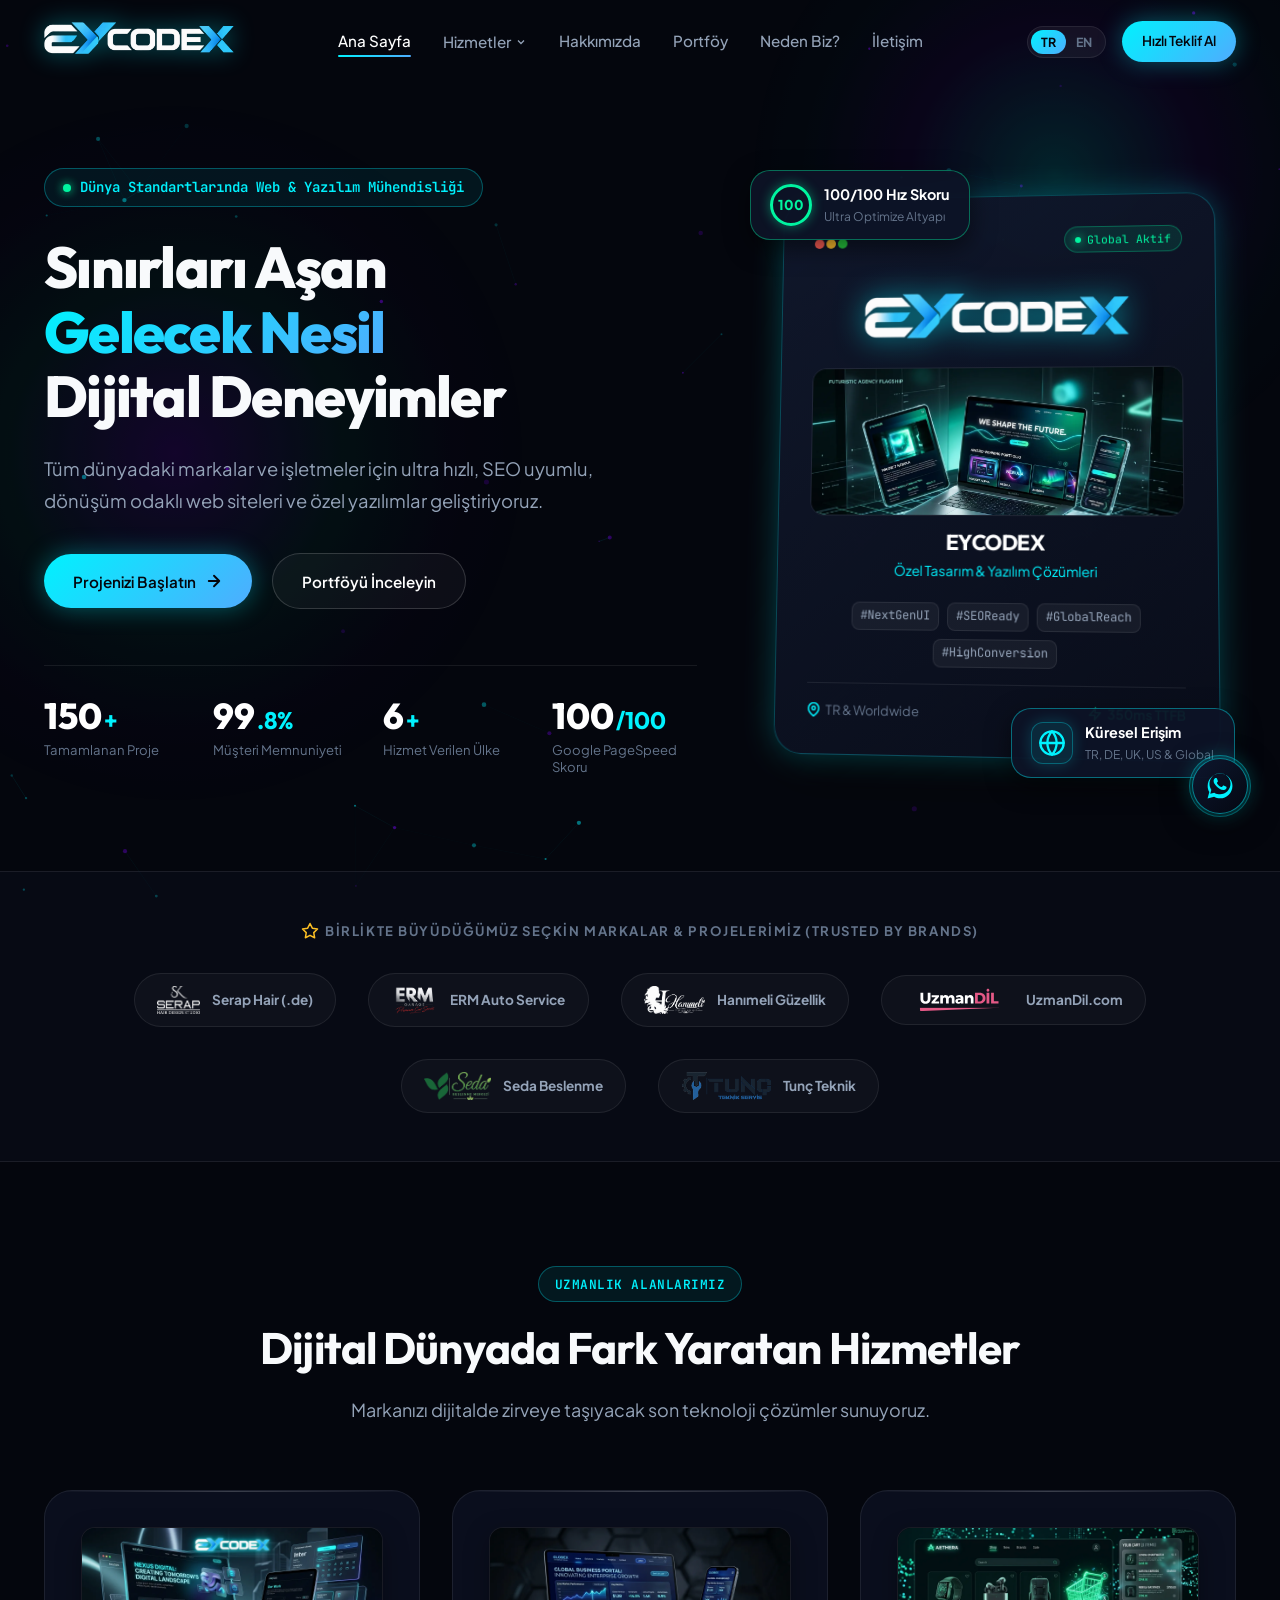
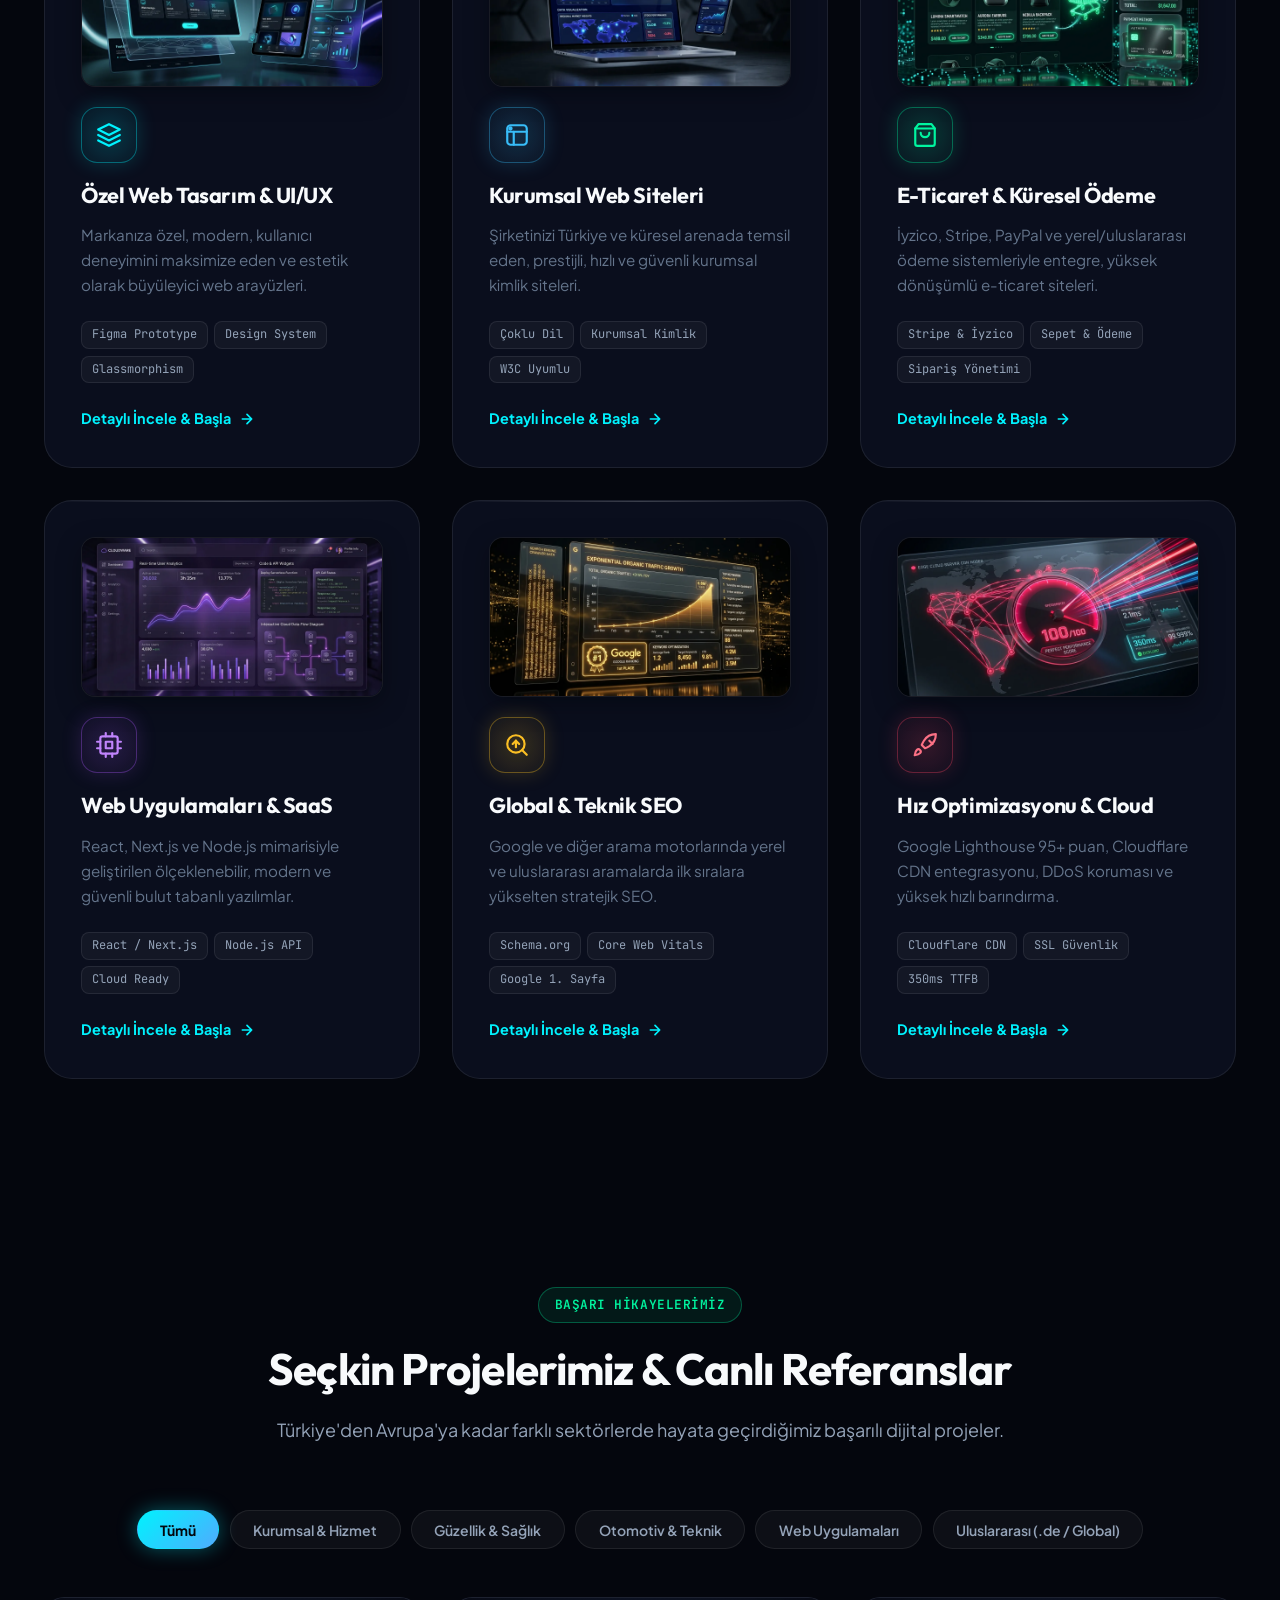
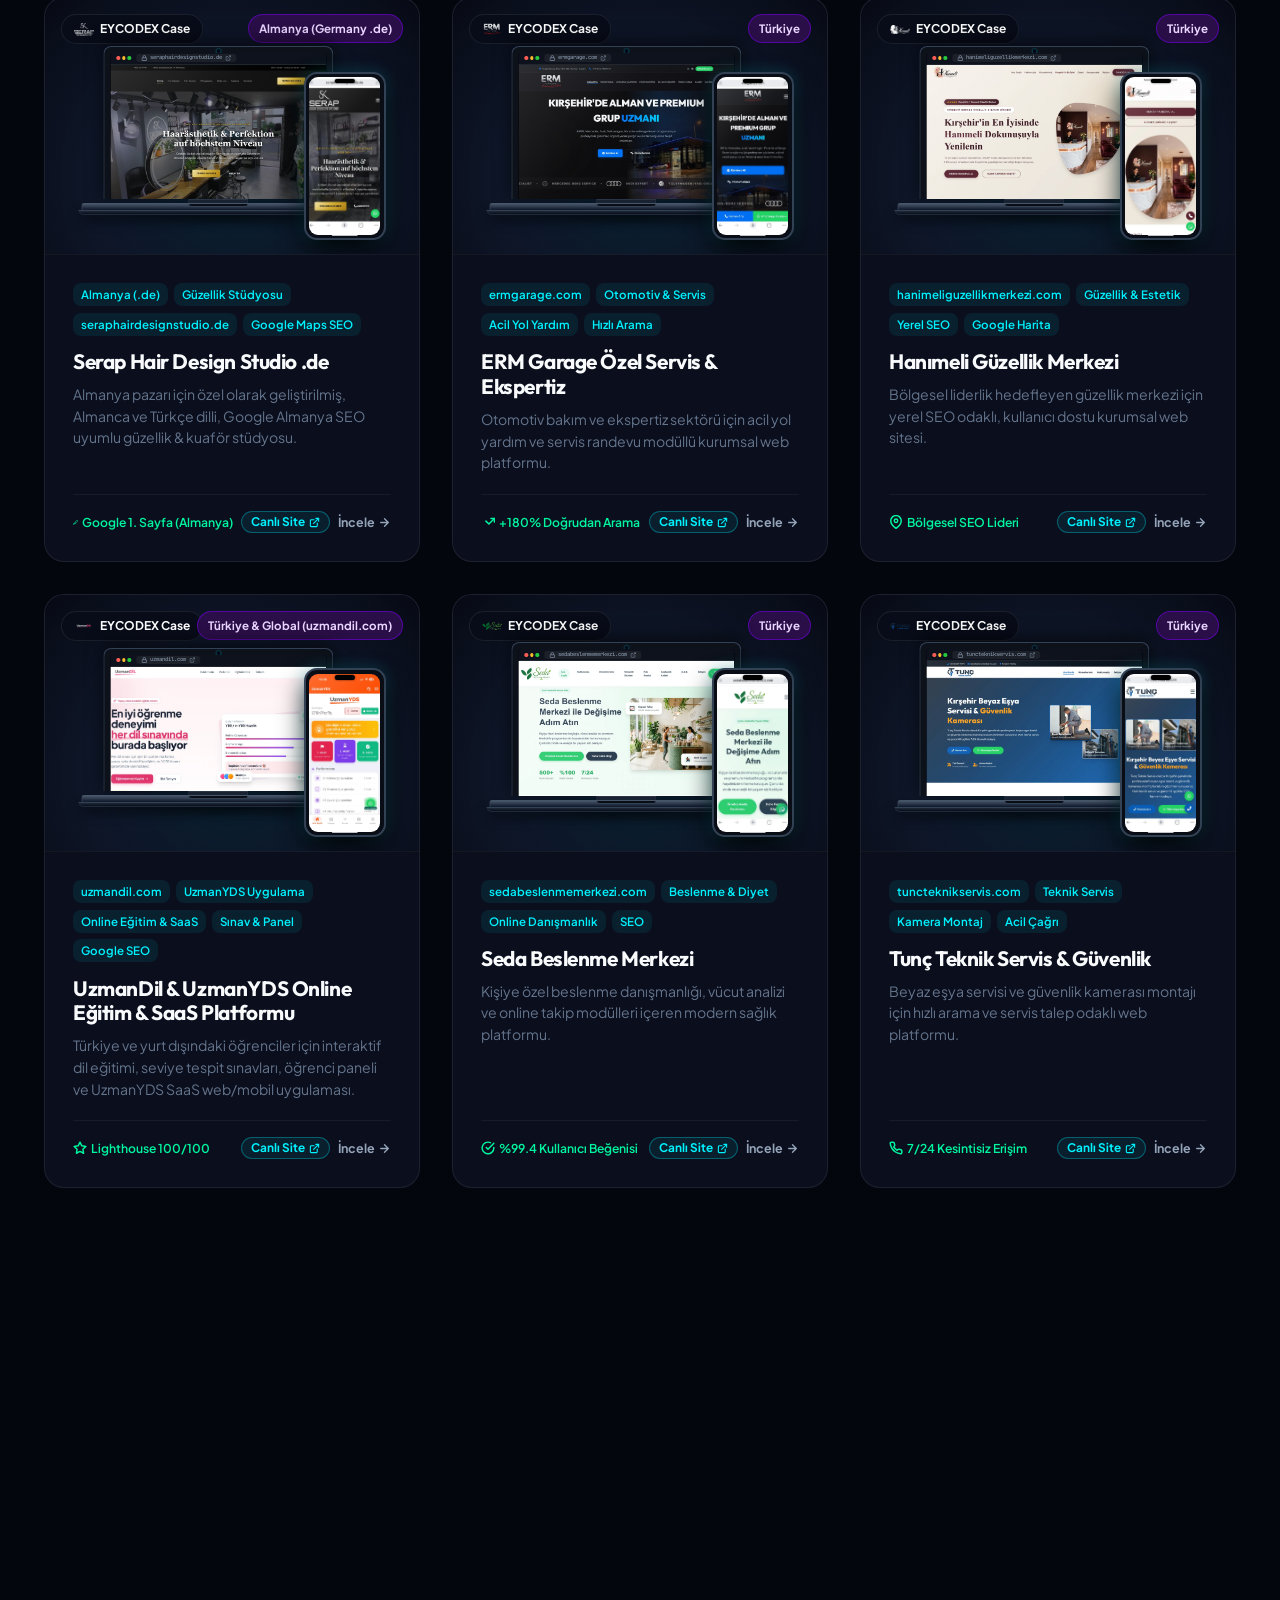
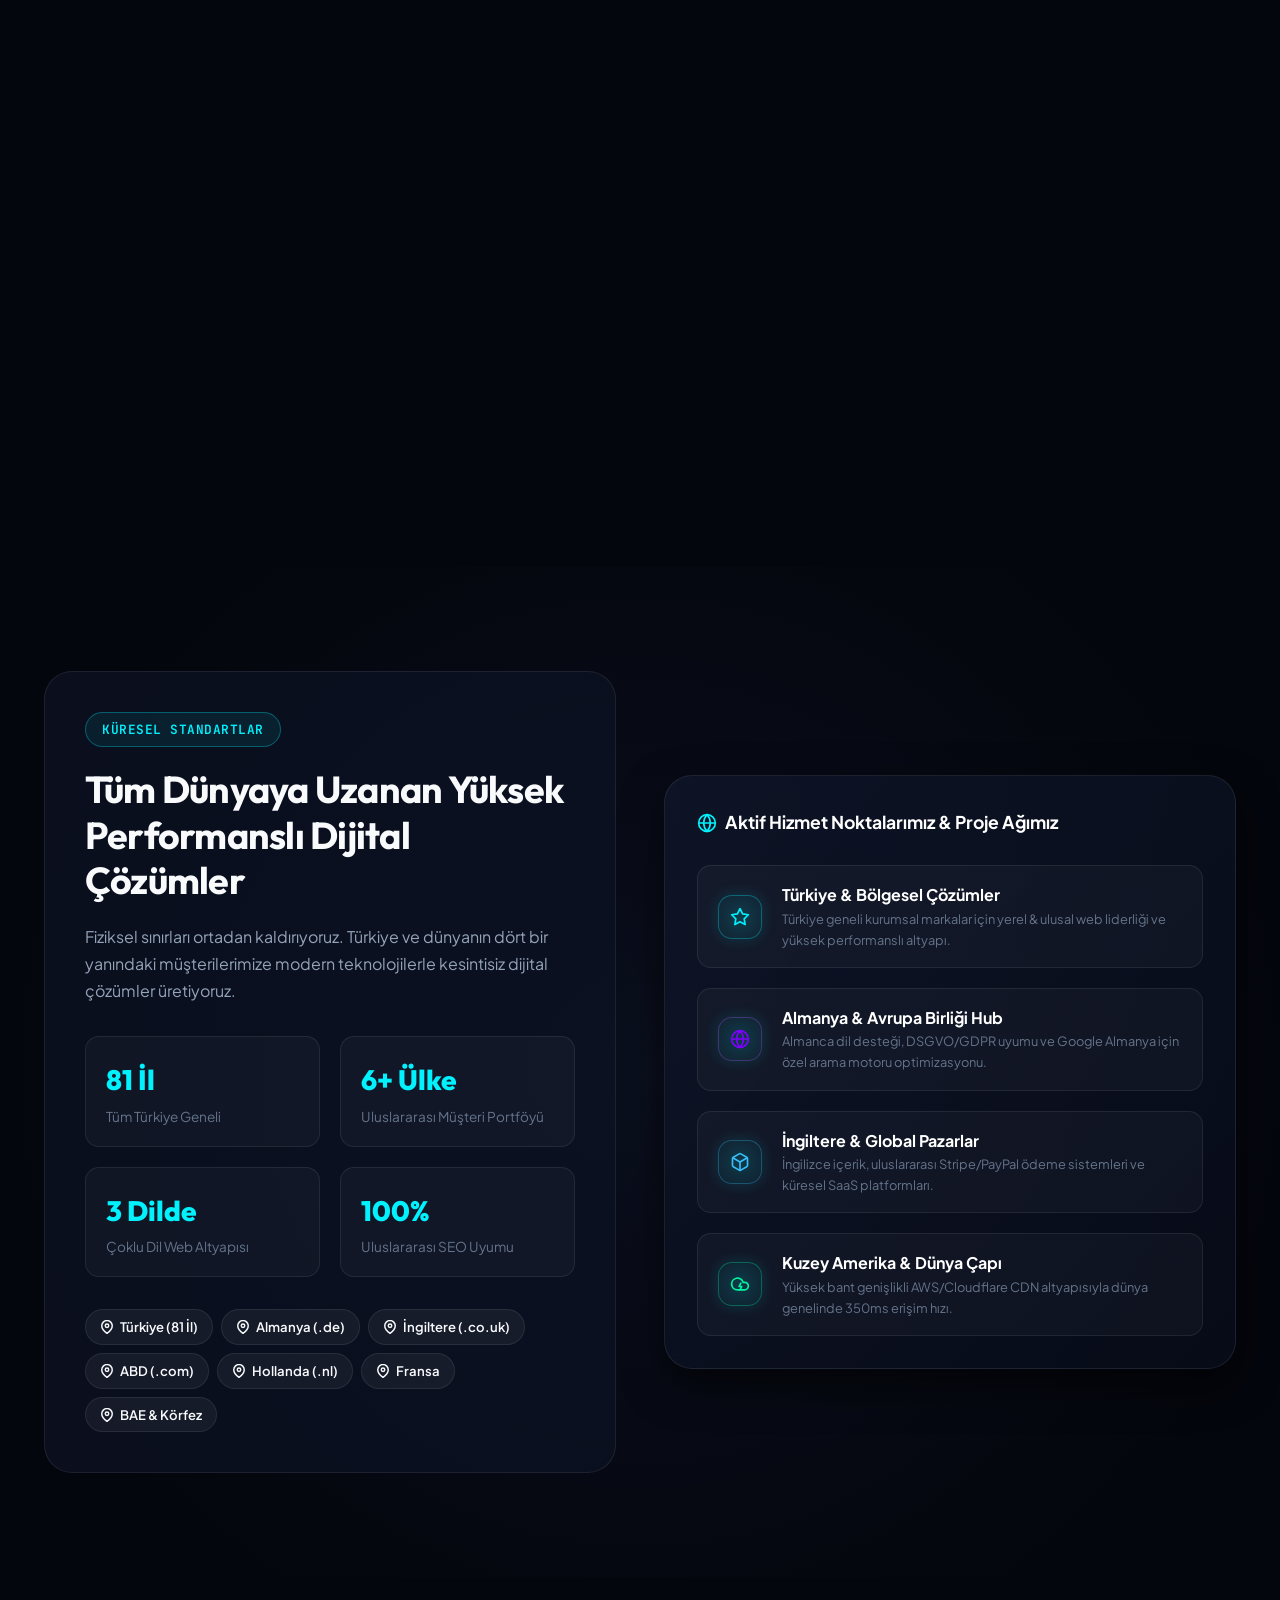
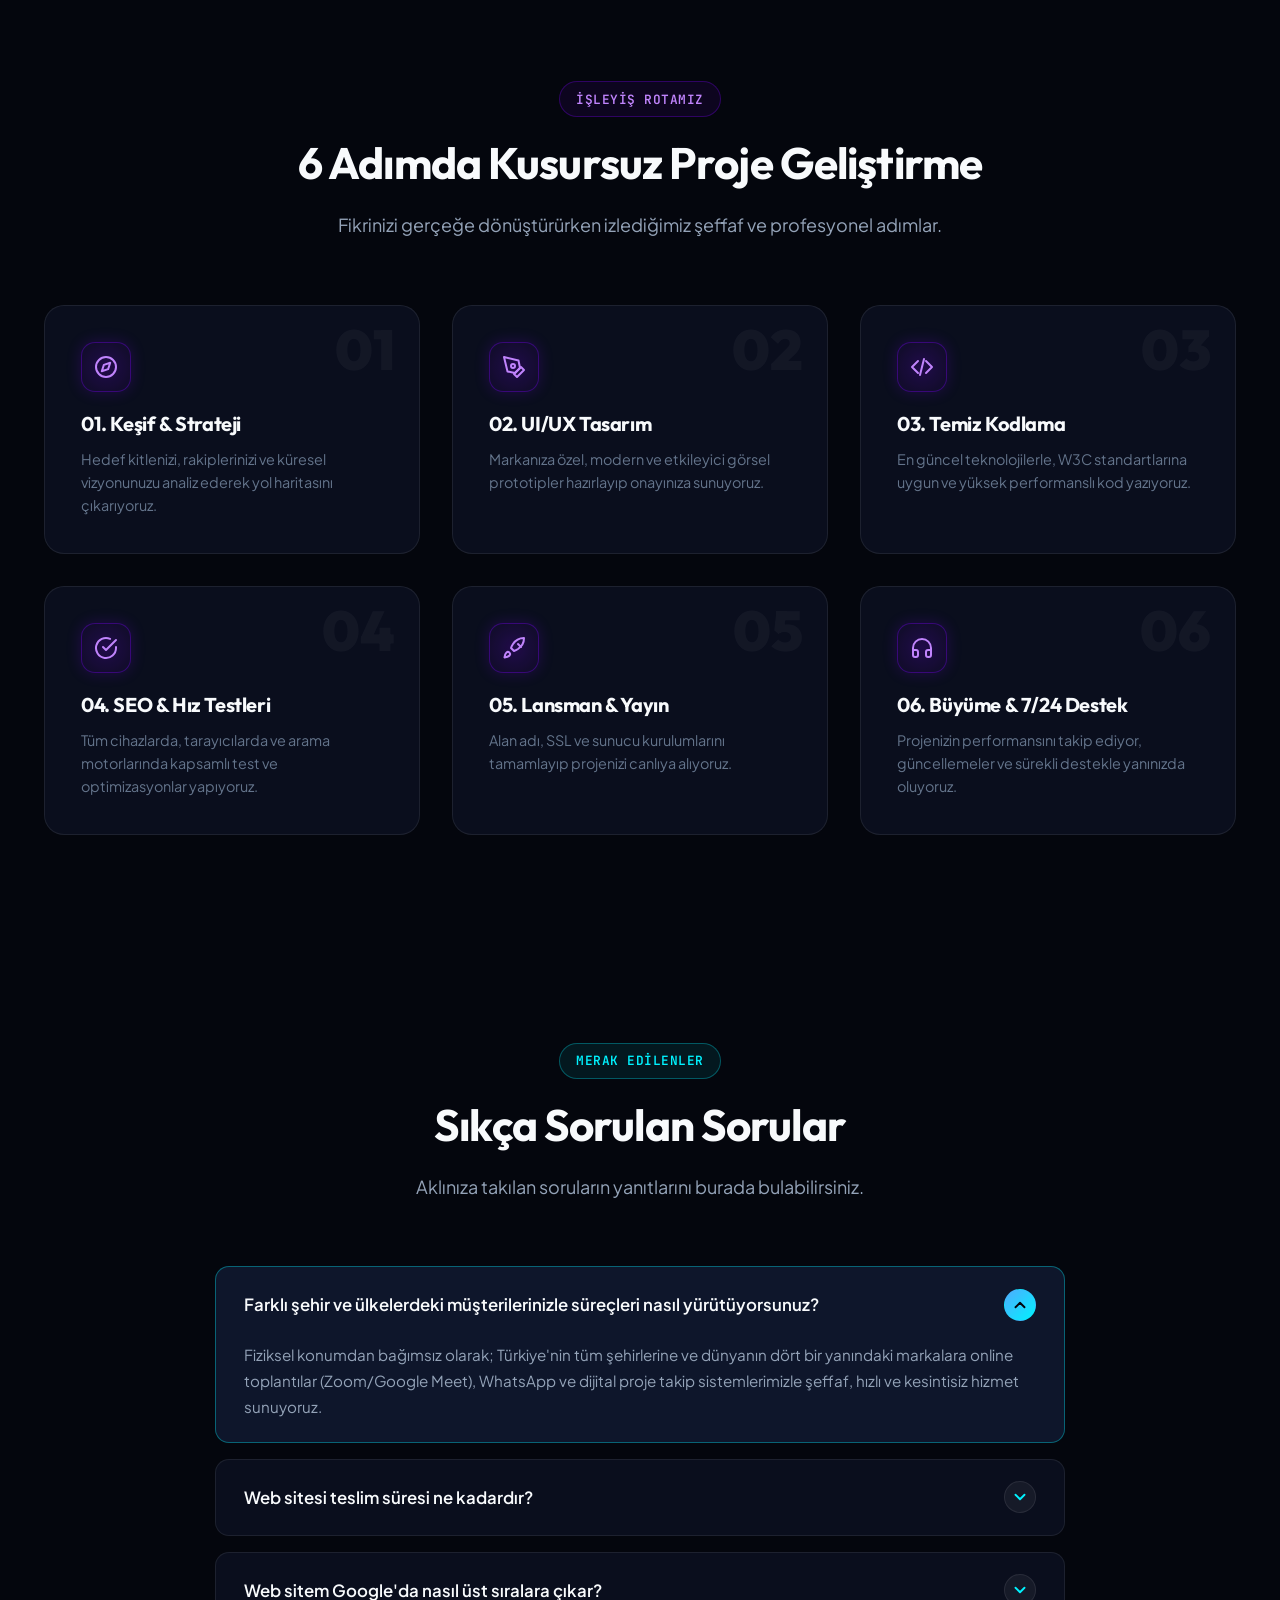
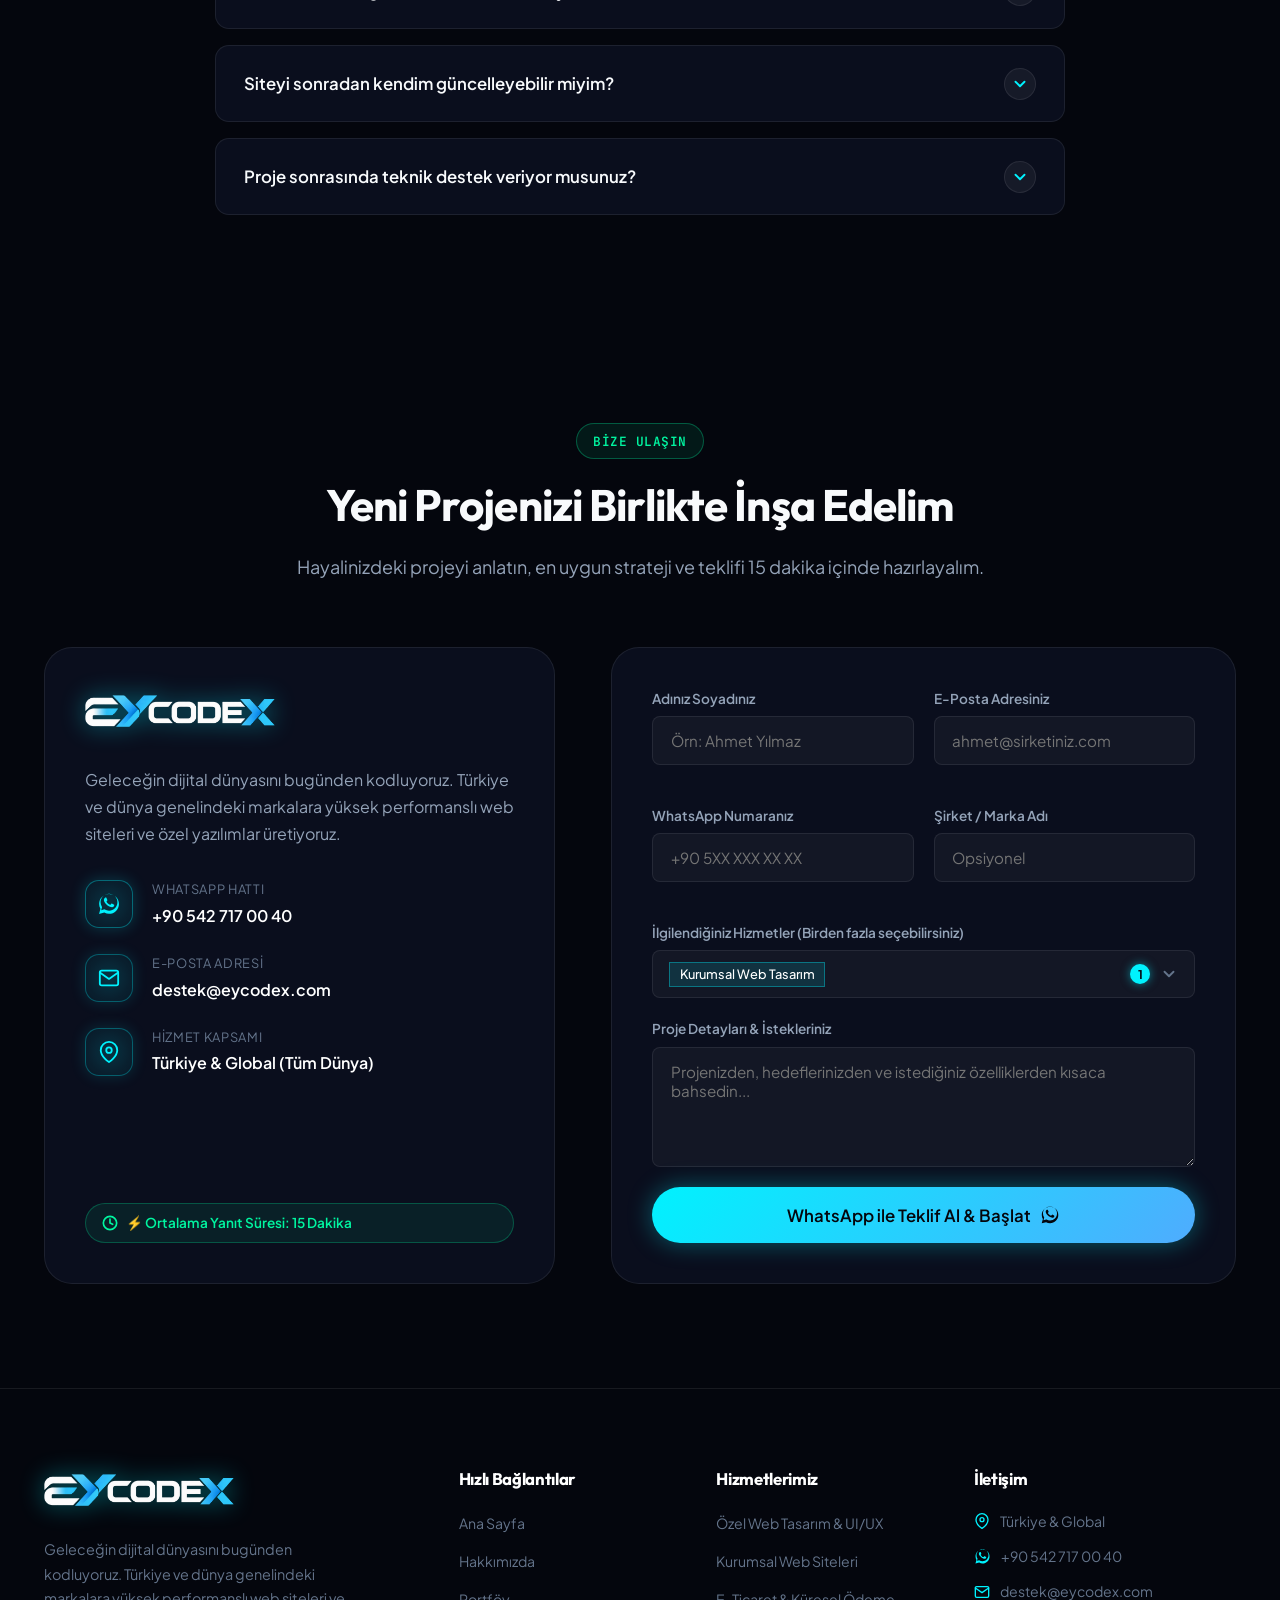
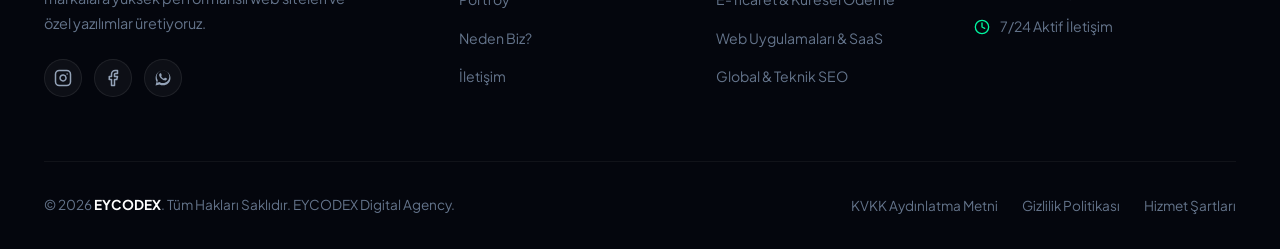
<file: eycodex-main/index.html>
<!DOCTYPE html>
<html lang="tr">
<head>
  <meta charset="UTF-8" />
  <meta name="viewport" content="width=device-width, initial-scale=1.0" />
  <meta http-equiv="X-UA-Compatible" content="IE=edge" />

  <!-- Primary SEO Meta Tags -->
  <title>EYCODEX | Profesyonel Web Tasarım & Dijital Ajans - Türkiye & Global</title>
  <meta name="title" content="EYCODEX | Profesyonel Web Tasarım & Dijital Ajans - Türkiye & Global" />
  <meta name="description" content="Tüm dünyadaki markalar ve işletmeler için profesyonel web tasarım, e-ticaret, SEO ve özel yazılım çözümleri. Google Lighthouse 100/100, çoklu dil desteği ve ultra hızlı altyapı." />
  <meta name="keywords" content="web tasarım, kurumsal web tasarım, e-ticaret sitesi, seo ajansı, özel yazılım, react web tasarım, global web agency, dijital ajans, eycodex, ey codex" />
  <meta name="author" content="EYCODEX Digital Agency" />
  <meta name="robots" content="index, follow, max-snippet:-1, max-image-preview:large, max-video-preview:-1" />
  <link rel="canonical" href="https://eycodex.com" />

  <!-- Open Graph / Facebook / Instagram / WhatsApp -->
  <meta property="og:type" content="website" />
  <meta property="og:url" content="https://eycodex.com" />
  <meta property="og:title" content="EYCODEX | Profesyonel Web Tasarım & Dijital Ajans - Türkiye & Global" />
  <meta property="og:description" content="Sınırları aşan dijital deneyimler. Türkiye ve dünya geneline yüksek performanslı, SEO uyumlu ve dönüşüm odaklı web siteleri." />
  <meta property="og:image" content="https://eycodex.com/assets/images/og-image.png" />
  <meta property="og:image:secure_url" content="https://eycodex.com/assets/images/og-image.png" />
  <meta property="og:image:type" content="image/png" />
  <meta property="og:image:width" content="1200" />
  <meta property="og:image:height" content="630" />
  <meta property="og:image:alt" content="EYCODEX - Profesyonel Web Tasarım & Dijital Ajans" />
  <meta property="og:site_name" content="EYCODEX" />
  <meta property="og:locale" content="tr_TR" />
  <meta property="og:locale:alternate" content="en_US" />

  <!-- Twitter Card -->
  <meta name="twitter:card" content="summary_large_image" />
  <meta name="twitter:url" content="https://eycodex.com" />
  <meta name="twitter:title" content="EYCODEX | Profesyonel Web Tasarım & Dijital Ajans - Türkiye & Global" />
  <meta name="twitter:description" content="Sınırları aşan dijital deneyimler. Türkiye ve dünya geneline yüksek performanslı, SEO uyumlu ve dönüşüm odaklı web siteleri." />
  <meta name="twitter:image" content="https://eycodex.com/assets/images/og-image.png" />
  <meta name="twitter:image:alt" content="EYCODEX - Profesyonel Web Tasarım & Dijital Ajans" />

  <!-- Favicon -->
  <link rel="icon" type="image/png" href="assets/images/favicon.png?v=4" />
  <link rel="apple-touch-icon" href="assets/images/favicon.png?v=4" />
  <link rel="shortcut icon" href="assets/images/favicon.png?v=4" type="image/x-icon" />

  <!-- Google Fonts Preconnect & Styles -->
  <link rel="preconnect" href="https://fonts.googleapis.com" />
  <link rel="preconnect" href="https://fonts.gstatic.com" crossorigin />
  <link href="https://fonts.googleapis.com/css2?family=JetBrains+Mono:wght@400;600;700&family=Outfit:wght@400;500;600;700;800;900&family=Plus+Jakarta+Sans:wght@300;400;500;600;700;800&display=swap" rel="stylesheet" />

  <!-- Stylesheets -->
  <link rel="stylesheet" href="assets/css/style.css?v=4.9" />
  <link rel="stylesheet" href="assets/css/animations.css?v=4.9" />

  <!-- Prefetch Key Pages for Instant Mobile Transitions -->
  <link rel="prefetch" href="hakkimizda.html" />
  <link rel="prefetch" href="iletisim.html" />
  <link rel="prefetch" href="web-tasarim.html" />
  <link rel="prefetch" href="kurumsal-web-sitesi.html" />
  <link rel="prefetch" href="e-ticaret-yazilimi.html" />
  <link rel="prefetch" href="web-yazilim-saas.html" />
  <link rel="prefetch" href="seo-optimizasyonu.html" />

  <!-- Schema.org JSON-LD Structured Data for Advanced SEO -->
  <script type="application/ld+json">
  {
    "@context": "https://schema.org",
    "@graph": [
      {
        "@type": "ProfessionalService",
        "@id": "https://eycodex.com/#organization",
        "name": "EYCODEX Digital Agency",
        "url": "https://eycodex.com",
        "logo": "https://eycodex.com/assets/images/eycodexlogo.webp",
        "image": "https://eycodex.com/assets/images/eycodexlogo.webp",
        "description": "Tüm dünyadaki markalar ve işletmeler için profesyonel web tasarım, e-ticaret, SEO ve özel yazılım çözümleri.",
        "priceRange": "$$",
        "telephone": "+90 542 717 00 40",
        "email": "destek@eycodex.com",
        "address": {
          "@type": "PostalAddress",
          "addressCountry": "TR"
        },
        "areaServed": [
          { "@type": "Country", "name": "Turkey" },
          { "@type": "Country", "name": "Germany" },
          { "@type": "Country", "name": "United Kingdom" },
          { "@type": "Country", "name": "United States" },
          { "@type": "AdministrativeArea", "name": "Worldwide" }
        ],
        "sameAs": [
          "https://www.instagram.com/eycodexcom/",
          "https://www.facebook.com/eycodex"
        ],
        "aggregateRating": {
          "@type": "AggregateRating",
          "ratingValue": "4.98",
          "reviewCount": "147",
          "bestRating": "5",
          "worstRating": "1"
        }
      },
      {
        "@type": "WebSite",
        "@id": "https://eycodex.com/#website",
        "url": "https://eycodex.com",
        "name": "EYCODEX Digital Agency",
        "inLanguage": ["tr-TR", "en-US"]
      },
      {
        "@type": "FAQPage",
        "mainEntity": [
          {
            "@type": "Question",
            "name": "Farklı şehir ve ülkelerdeki müşterilerinizle süreçleri nasıl yürütüyorsunuz?",
            "acceptedAnswer": {
              "@type": "Answer",
              "text": "Fiziksel konumdan bağımsız olarak; Türkiye'nin tüm şehirlerine ve dünyanın dört bir yanındaki markalara online toplantılar (Zoom/Google Meet), WhatsApp ve dijital proje takip sistemlerimizle şeffaf, hızlı ve kesintisiz hizmet sunuyoruz."
            }
          },
          {
            "@type": "Question",
            "name": "Web sitesi teslim süresi ne kadardır?",
            "acceptedAnswer": {
              "@type": "Answer",
              "text": "Kurumsal web siteleri genellikle 4 - 8 iş günü, e-ticaret ve özel web uygulamaları ise 10 - 20 iş günü içerisinde tüm testleri tamamlanmış olarak yayına hazır teslim edilir."
            }
          },
          {
            "@type": "Question",
            "name": "Web sitem Google'da nasıl üst sıralara çıkar?",
            "acceptedAnswer": {
              "@type": "Answer",
              "text": "Tüm sitelerimizi semantik HTML5, Schema.org yapısal verileri, hızlı açılış süresi (Lighthouse 95+), mobil uyumluluk ve anahtar kelime optimizasyonu ile en baştan SEO kurallarına %100 uyumlu olarak kodluyoruz."
            }
          }
        ]
      }
    ]
  }
  </script>
</head>

<body>
  <!-- Dynamic Interactive Particle Canvas Background -->
  <div class="bg-canvas-container">
    <canvas id="bg-canvas"></canvas>
  </div>
  <div class="ambient-glow glow-1"></div>
  <div class="ambient-glow glow-2"></div>

  <!-- Header / Navigation Bar -->
  <header class="site-header" id="site-header">
    <div class="container">
      <nav class="nav-inner" aria-label="Main Navigation">
        <!-- Logo -->
        <a href="#home" class="brand-logo" id="header-logo-link" aria-label="EYCODEX Home">
          <img src="assets/images/eycodexlogo.webp" alt="EYCODEX Logo" class="brand-logo-img" />
        </a>

        <!-- Menu Links -->
        <ul class="nav-menu" id="nav-menu">
          <li><a href="#home" class="nav-link active" data-i18n="nav_home">Ana Sayfa</a></li>
          <li class="nav-item-dropdown">
            <a href="#services" class="nav-link nav-dropdown-toggle">
              <span data-i18n="nav_services">Hizmetler</span>
              <svg width="12" height="12" viewBox="0 0 24 24" fill="none" stroke="currentColor" stroke-width="2.5"><polyline points="6 9 12 15 18 9"/></svg>
            </a>
            <ul class="nav-dropdown-menu">
              <li class="nav-dropdown-item"><a href="web-tasarim.html" class="nav-dropdown-link"><svg width="14" height="14" viewBox="0 0 24 24" fill="none" stroke="currentColor" stroke-width="2"><path d="M12 2L2 7l10 5 10-5-10-5z"/><path d="M2 17l10 5 10-5"/><path d="M2 12l10 5 10-5"/></svg><span data-i18n="svc_1_title">Özel Web Tasarım & UI/UX</span></a></li>
              <li class="nav-dropdown-item"><a href="kurumsal-web-sitesi.html" class="nav-dropdown-link"><svg width="14" height="14" viewBox="0 0 24 24" fill="none" stroke="currentColor" stroke-width="2"><rect x="3" y="3" width="18" height="18" rx="3"/><path d="M3 9h18"/><path d="M9 21V9"/></svg><span data-i18n="svc_2_title">Kurumsal Web Siteleri</span></a></li>
              <li class="nav-dropdown-item"><a href="e-ticaret-yazilimi.html" class="nav-dropdown-link"><svg width="14" height="14" viewBox="0 0 24 24" fill="none" stroke="currentColor" stroke-width="2"><path d="M6 2L3 6v14a2 2 0 0 0 2 2h14a2 2 0 0 0 2-2V6l-3-4z"/><line x1="3" y1="6" x2="21" y2="6"/></svg><span data-i18n="svc_3_title">E-Ticaret & Küresel Ödeme</span></a></li>
              <li class="nav-dropdown-item"><a href="web-yazilim-saas.html" class="nav-dropdown-link"><svg width="14" height="14" viewBox="0 0 24 24" fill="none" stroke="currentColor" stroke-width="2"><rect x="4" y="4" width="16" height="16" rx="2"/><rect x="9" y="9" width="6" height="6"/><line x1="9" y1="1" x2="9" y2="4"/><line x1="15" y1="1" x2="15" y2="4"/></svg><span data-i18n="svc_4_title">Web Uygulamaları & SaaS</span></a></li>
              <li class="nav-dropdown-item"><a href="seo-optimizasyonu.html" class="nav-dropdown-link"><svg width="14" height="14" viewBox="0 0 24 24" fill="none" stroke="currentColor" stroke-width="2"><circle cx="11" cy="11" r="8"/><line x1="21" y1="21" x2="16.65" y2="16.65"/></svg><span data-i18n="svc_5_title">Global & Teknik SEO</span></a></li>
            </ul>
          </li>
          <li><a href="hakkimizda.html" class="nav-link" data-i18n="nav_about">Hakkımızda</a></li>
          <li><a href="#portfolio" class="nav-link" data-i18n="nav_portfolio">Portföy</a></li>
          <li><a href="#why-us" class="nav-link" data-i18n="nav_why_us">Neden Biz?</a></li>
          <li><a href="iletisim.html" class="nav-link" data-i18n="nav_contact">İletişim</a></li>
          <li class="mobile-menu-cta">
            <a href="#contact" class="btn btn-primary" data-i18n="nav_cta">Hızlı Teklif Al</a>
          </li>
        </ul>

        <!-- Actions: Language Switcher & Quick CTA -->
        <div class="nav-actions">
          <div class="lang-switcher" aria-label="Language Selector">
            <button class="lang-btn active" data-lang="tr" id="lang-tr-btn">TR</button>
            <button class="lang-btn" data-lang="en" id="lang-en-btn">EN</button>
          </div>
          <a href="#contact" class="btn btn-primary btn-sm header-cta-btn" id="nav-cta-btn" data-i18n="nav_cta">Hızlı Teklif Al</a>
          <button class="mobile-toggle" id="mobile-toggle" aria-label="Menüyü Aç/Kapat" aria-expanded="false">
            <span class="hamburger-bar" style="display:block;width:22px;height:2.5px;background:#00f2fe;border-radius:2px;margin:2px 0;"></span>
            <span class="hamburger-bar" style="display:block;width:22px;height:2.5px;background:#00f2fe;border-radius:2px;margin:2px 0;"></span>
            <span class="hamburger-bar" style="display:block;width:22px;height:2.5px;background:#00f2fe;border-radius:2px;margin:2px 0;"></span>
          </button>
        </div>
      </nav>
    </div>
  </header>

  <!-- Main Content Area -->
  <main>
    <!-- 1. HERO SECTION -->
    <section class="hero-section section" id="home">
      <div class="container">
        <div class="hero-grid">
          <!-- Left Hero Content -->
          <div class="hero-content-col reveal">
            <div class="hero-badge-container">
              <span class="pulse-dot"></span>
              <span class="hero-badge-text" data-i18n="hero_badge">Dünya Standartlarında Web & Yazılım Mühendisliği</span>
            </div>

            <h1 class="hero-title">
              <span data-i18n="hero_title_1">Sınırları Aşan</span><br />
              <span class="text-gradient" data-i18n="hero_title_2">Gelecek Nesil</span><br />
              <span data-i18n="hero_title_3">Dijital Deneyimler</span>
            </h1>

            <p class="hero-description" data-i18n="hero_desc">
              Tüm dünyadaki markalar ve işletmeler için ultra hızlı, SEO uyumlu, dönüşüm odaklı web siteleri ve özel yazılımlar geliştiriyoruz.
            </p>

            <div class="hero-cta-group">
              <a href="#contact" class="btn btn-primary" id="hero-start-btn">
                <span data-i18n="hero_cta_primary">Projenizi Başlatın</span>
                <svg width="18" height="18" viewBox="0 0 24 24" fill="none" stroke="currentColor" stroke-width="2.5" stroke-linecap="round" stroke-linejoin="round"><path d="M5 12h14M12 5l7 7-7 7"/></svg>
              </a>
              <a href="#portfolio" class="btn btn-outline" id="hero-portfolio-btn">
                <span data-i18n="hero_cta_secondary">Portföyü İnceleyin</span>
              </a>
            </div>

            <!-- Live Animated Counter Stats -->
            <div class="hero-stats-row">
              <div class="stat-item">
                <div class="stat-number-wrap">
                  <span class="stat-number" data-target="150">150</span>
                  <span class="stat-suffix">+</span>
                </div>
                <span class="stat-label" data-i18n="stat_1_label">Tamamlanan Proje</span>
              </div>
              <div class="stat-item">
                <div class="stat-number-wrap">
                  <span class="stat-number" data-target="99">99</span>
                  <span class="stat-suffix">.8%</span>
                </div>
                <span class="stat-label" data-i18n="stat_2_label">Müşteri Memnuniyeti</span>
              </div>
              <div class="stat-item">
                <div class="stat-number-wrap">
                  <span class="stat-number" data-target="6">6</span>
                  <span class="stat-suffix">+</span>
                </div>
                <span class="stat-label" data-i18n="stat_3_label">Hizmet Verilen Ülke</span>
              </div>
              <div class="stat-item">
                <div class="stat-number-wrap">
                  <span class="stat-number" data-target="100">100</span>
                  <span class="stat-suffix">/100</span>
                </div>
                <span class="stat-label" data-i18n="stat_4_label">Google PageSpeed Skoru</span>
              </div>
            </div>
          </div>

          <!-- Right Hero Visual 3D Showcase Card -->
          <div class="hero-visual reveal reveal-delay-2">
            <div class="hero-card-stack">
              <!-- Floating speed score pill -->
              <div class="hero-floating-badge badge-speed">
                <div class="speed-circle">
                  <span>100</span>
                </div>
                <div>
                  <div style="font-weight: 700; font-size: 0.9rem; color: #fff;" data-i18n="badge_speed_title">100/100 Hız Skoru</div>
                  <div style="font-size: 0.75rem; color: var(--text-muted);" data-i18n="badge_speed_desc">Ultra Optimize Altyapı</div>
                </div>
              </div>

              <!-- Main Showcase Mockup Card -->
              <div class="hero-main-card">
                <div class="card-top-bar">
                  <div class="browser-dots">
                    <span class="browser-dot dot-red"></span>
                    <span class="browser-dot dot-yellow"></span>
                    <span class="browser-dot dot-green"></span>
                  </div>
                  <div class="status-pill">
                    <span class="pulse-dot" style="width: 6px; height: 6px;"></span>
                    <span data-i18n="hero_card_status">Global Aktif</span>
                  </div>
                </div>

                <div class="hero-card-center">
                  <img src="assets/images/eycodexlogo.webp" alt="EYCODEX Agency Emblem" class="hero-card-logo" />
                  <div style="width: 100%; max-height: 150px; overflow: hidden; border-radius: var(--radius-md); margin-bottom: 0.85rem; border: 1px solid var(--border-subtle);">
                    <img src="assets/images/showcase/hero-mockup.webp" alt="Web Showcase Mockup" style="width: 100%; height: 100%; object-fit: cover;" />
                  </div>
                  <h3 style="font-size: 1.35rem; margin-bottom: 0.25rem; color: #fff;">EYCODEX</h3>
                  <p style="font-size: 0.85rem; color: var(--cyan);" data-i18n="hero_card_sub">Özel Tasarım & Yazılım Çözümleri</p>
                  
                  <div class="card-feature-pills">
                    <span class="feat-pill">#NextGenUI</span>
                    <span class="feat-pill">#SEOReady</span>
                    <span class="feat-pill">#GlobalReach</span>
                    <span class="feat-pill">#HighConversion</span>
                  </div>
                </div>

                <div style="display: flex; justify-content: space-between; align-items: center; border-top: 1px solid var(--border-subtle); padding-top: 1rem; font-size: 0.8rem; color: var(--text-muted);">
                  <span style="display: inline-flex; align-items: center; gap: 5px;">
                    <svg width="14" height="14" viewBox="0 0 24 24" fill="none" stroke="var(--cyan)" stroke-width="2.5" stroke-linecap="round" stroke-linejoin="round"><path d="M21 10c0 7-9 13-9 13s-9-6-9-13a9 9 0 0 1 18 0z"/><circle cx="12" cy="10" r="3"/></svg>
                    TR & Worldwide
                  </span>
                  <span style="color: var(--emerald); font-weight: 600; display: inline-flex; align-items: center; gap: 5px;">
                    <svg width="14" height="14" viewBox="0 0 24 24" fill="none" stroke="var(--emerald)" stroke-width="2.5" stroke-linecap="round" stroke-linejoin="round"><polygon points="13 2 3 14 12 14 11 22 21 10 12 10 13 2"/></svg>
                    350ms TTFB
                  </span>
                </div>
              </div>

              <!-- Floating Global Badge -->
              <div class="hero-floating-badge badge-global">
                <div class="badge-icon-globe">
                  <svg width="28" height="28" viewBox="0 0 24 24" fill="none" stroke="var(--cyan)" stroke-width="2" stroke-linecap="round" stroke-linejoin="round">
                    <circle cx="12" cy="12" r="10"/>
                    <line x1="2" y1="12" x2="22" y2="12"/>
                    <path d="M12 2a15.3 15.3 0 0 1 4 10 15.3 15.3 0 0 1-4 10 15.3 15.3 0 0 1-4-10 15.3 15.3 0 0 1 4-10z"/>
                  </svg>
                </div>
                <div>
                  <div style="font-weight: 700; font-size: 0.9rem; color: #fff;" data-i18n="badge_global_title">Küresel Erişim</div>
                  <div style="font-size: 0.75rem; color: var(--text-muted);" data-i18n="badge_global_desc">TR, DE, UK, US & Global</div>
                </div>
              </div>
            </div>
          </div>
        </div>
      </div>
    </section>

    <!-- BRAND LOGOS & CLIENT SHOWCASE -->
    <section class="brand-showcase-section">
      <div class="container">
        <div class="brand-showcase-header">
          <svg width="18" height="18" viewBox="0 0 24 24" fill="none" stroke="var(--amber)" stroke-width="2" stroke-linecap="round" stroke-linejoin="round" style="vertical-align: -3px; margin-right: 6px;"><polygon points="12 2 15.09 8.26 22 9.27 17 14.14 18.18 21.02 12 17.77 5.82 21.02 7 14.14 2 9.27 8.91 8.26 12 2"/></svg>
          <span data-i18n="brands_marquee_title">BİRLİKTE BÜYÜDÜĞÜMÜZ SEÇKİN MARKALAR & PROJELERİMİZ (TRUSTED BY BRANDS)</span>
        </div>
        <div class="brand-logos-grid">
          <div class="brand-logo-item">
            <img src="assets/images/projects/serap-hair-logo.webp" alt="Serap Hair Design .de" class="brand-logo-img-thumb" />
            <span class="brand-logo-name">Serap Hair (.de)</span>
          </div>
          <div class="brand-logo-item">
            <img src="assets/images/projects/erm-auto-logo.webp" alt="ERM Auto Service" class="brand-logo-img-thumb" />
            <span class="brand-logo-name">ERM Auto Service</span>
          </div>
          <div class="brand-logo-item">
            <img src="assets/images/projects/hanimeli-logo.webp" alt="Hanımeli Güzellik" class="brand-logo-img-thumb" />
            <span class="brand-logo-name">Hanımeli Güzellik</span>
          </div>
          <div class="brand-logo-item">
            <img src="assets/images/projects/ud_logo.svg" alt="UzmanDil.com" class="brand-logo-img-thumb" style="height: 24px; max-width: 120px;" />
            <span class="brand-logo-name">UzmanDil.com</span>
          </div>
          <div class="brand-logo-item">
            <img src="assets/images/projects/seda-beslenme-logo.webp" alt="Seda Beslenme" class="brand-logo-img-thumb" />
            <span class="brand-logo-name">Seda Beslenme</span>
          </div>
          <div class="brand-logo-item">
            <img src="assets/images/projects/tunc-teknik-logo.webp" alt="Tunç Teknik Servis" class="brand-logo-img-thumb" />
            <span class="brand-logo-name">Tunç Teknik</span>
          </div>
        </div>
      </div>
    </section>

    <!-- 3. SERVICES SECTION -->
    <section class="section" id="services">
      <div class="container">
        <div class="section-header reveal">
          <span class="badge-tag" data-i18n="services_badge">Uzmanlık Alanlarımız</span>
          <h2 class="section-title" data-i18n="services_title">Dijital Dünyada Fark Yaratan Hizmetler</h2>
          <p class="section-subtitle" data-i18n="services_subtitle">
            Markanızı dijitalde zirveye taşıyacak son teknoloji çözümler sunuyoruz.
          </p>
        </div>

        <div class="services-grid">
          <!-- Service 1 -->
          <div class="glass-card service-card reveal">
            <div>
              <div class="service-card-media">
                <img src="assets/images/showcase/web-design-showcase.webp" alt="Özel Web Tasarım UI/UX" loading="lazy" />
              </div>
              <div class="service-icon-wrap icon-theme-cyan">
                <svg viewBox="0 0 24 24" fill="none" stroke="currentColor" stroke-width="2" stroke-linecap="round" stroke-linejoin="round">
                  <path d="M12 2L2 7l10 5 10-5-10-5z"/>
                  <path d="M2 17l10 5 10-5"/>
                  <path d="M2 12l10 5 10-5"/>
                </svg>
              </div>
              <h3 class="service-card-title" data-i18n="svc_1_title">Özel Web Tasarım & UI/UX</h3>
              <p class="service-card-desc" data-i18n="svc_1_desc">
                Markanıza özel, modern, kullanıcı deneyimini maksimize eden ve estetik olarak büyüleyici web arayüzleri.
              </p>
              <div class="service-feature-tags">
                <span class="svc-tag">Figma Prototype</span>
                <span class="svc-tag">Design System</span>
                <span class="svc-tag">Glassmorphism</span>
              </div>
            </div>
            <a href="web-tasarim.html" class="service-link">
              <span data-i18n="svc_detail_btn">Detaylı İncele & Başla</span>
              <svg width="16" height="16" viewBox="0 0 24 24" fill="none" stroke="currentColor" stroke-width="2.5" stroke-linecap="round" stroke-linejoin="round"><path d="M5 12h14M12 5l7 7-7 7"/></svg>
            </a>
          </div>

          <!-- Service 2 -->
          <div class="glass-card service-card reveal reveal-delay-1">
            <div>
              <div class="service-card-media">
                <img src="assets/images/showcase/corporate-identity-mockup.webp" alt="Kurumsal Web Siteleri" loading="lazy" />
              </div>
              <div class="service-icon-wrap icon-theme-blue">
                <svg viewBox="0 0 24 24" fill="none" stroke="currentColor" stroke-width="2" stroke-linecap="round" stroke-linejoin="round">
                  <rect x="3" y="3" width="18" height="18" rx="3"/>
                  <path d="M3 9h18"/>
                  <path d="M9 21V9"/>
                  <circle cx="6" cy="6" r="1" fill="currentColor"/>
                </svg>
              </div>
              <h3 class="service-card-title" data-i18n="svc_2_title">Kurumsal Web Siteleri</h3>
              <p class="service-card-desc" data-i18n="svc_2_desc">
                Şirketinizi Türkiye ve küresel arenada temsil eden, prestijli, hızlı ve güvenli kurumsal kimlik siteleri.
              </p>
              <div class="service-feature-tags">
                <span class="svc-tag" data-i18n="svc_tag_multilang">Çoklu Dil</span>
                <span class="svc-tag">Kurumsal Kimlik</span>
                <span class="svc-tag">W3C Uyumlu</span>
              </div>
            </div>
            <a href="kurumsal-web-sitesi.html" class="service-link">
              <span data-i18n="svc_detail_btn">Detaylı İncele & Başla</span>
              <svg width="16" height="16" viewBox="0 0 24 24" fill="none" stroke="currentColor" stroke-width="2.5" stroke-linecap="round" stroke-linejoin="round"><path d="M5 12h14M12 5l7 7-7 7"/></svg>
            </a>
          </div>

          <!-- Service 3 -->
          <div class="glass-card service-card reveal reveal-delay-2">
            <div>
              <div class="service-card-media">
                <img src="assets/images/showcase/ecommerce-showcase.webp" alt="E-Ticaret & Küresel Ödeme" loading="lazy" />
              </div>
              <div class="service-icon-wrap icon-theme-emerald">
                <svg viewBox="0 0 24 24" fill="none" stroke="currentColor" stroke-width="2" stroke-linecap="round" stroke-linejoin="round">
                  <path d="M6 2L3 6v14a2 2 0 0 0 2 2h14a2 2 0 0 0 2-2V6l-3-4z"/>
                  <line x1="3" y1="6" x2="21" y2="6"/>
                  <path d="M16 10a4 4 0 0 1-8 0"/>
                </svg>
              </div>
              <h3 class="service-card-title" data-i18n="svc_3_title">E-Ticaret & Küresel Ödeme</h3>
              <p class="service-card-desc" data-i18n="svc_3_desc">
                İyzico, Stripe, PayPal ve yerel/uluslararası ödeme sistemleriyle entegre, yüksek dönüşümlü e-ticaret siteleri.
              </p>
              <div class="service-feature-tags">
                <span class="svc-tag" data-i18n="svc_tag_stripe">Stripe & İyzico</span>
                <span class="svc-tag" data-i18n="svc_tag_cart">Sepet & Ödeme</span>
                <span class="svc-tag" data-i18n="svc_tag_order">Sipariş Yönetimi</span>
              </div>
            </div>
            <a href="e-ticaret-yazilimi.html" class="service-link">
              <span data-i18n="svc_detail_btn">Detaylı İncele & Başla</span>
              <svg width="16" height="16" viewBox="0 0 24 24" fill="none" stroke="currentColor" stroke-width="2.5" stroke-linecap="round" stroke-linejoin="round"><path d="M5 12h14M12 5l7 7-7 7"/></svg>
            </a>
          </div>

          <!-- Service 4 -->
          <div class="glass-card service-card reveal">
            <div>
              <div class="service-card-media">
                <img src="assets/images/showcase/saas-webapp-showcase.webp" alt="Web Uygulamaları & SaaS - UzmanDil" loading="lazy" />
              </div>
              <div class="service-icon-wrap icon-theme-purple">
                <svg viewBox="0 0 24 24" fill="none" stroke="currentColor" stroke-width="2" stroke-linecap="round" stroke-linejoin="round">
                  <rect x="4" y="4" width="16" height="16" rx="2"/>
                  <rect x="9" y="9" width="6" height="6"/>
                  <line x1="9" y1="1" x2="9" y2="4"/>
                  <line x1="15" y1="1" x2="15" y2="4"/>
                  <line x1="9" y1="20" x2="9" y2="23"/>
                  <line x1="15" y1="20" x2="15" y2="23"/>
                  <line x1="20" y1="9" x2="23" y2="9"/>
                  <line x1="20" y1="15" x2="23" y2="15"/>
                  <line x1="1" y1="9" x2="4" y2="9"/>
                  <line x1="1" y1="15" x2="4" y2="15"/>
                </svg>
              </div>
              <h3 class="service-card-title" data-i18n="svc_4_title">Web Uygulamaları & SaaS</h3>
              <p class="service-card-desc" data-i18n="svc_4_desc">
                React, Next.js ve Node.js mimarisiyle geliştirilen ölçeklenebilir, modern ve güvenli bulut tabanlı yazılımlar.
              </p>
              <div class="service-feature-tags">
                <span class="svc-tag">React / Next.js</span>
                <span class="svc-tag">Node.js API</span>
                <span class="svc-tag">Cloud Ready</span>
              </div>
            </div>
            <a href="web-yazilim-saas.html" class="service-link">
              <span data-i18n="svc_detail_btn">Detaylı İncele & Başla</span>
              <svg width="16" height="16" viewBox="0 0 24 24" fill="none" stroke="currentColor" stroke-width="2.5" stroke-linecap="round" stroke-linejoin="round"><path d="M5 12h14M12 5l7 7-7 7"/></svg>
            </a>
          </div>

          <!-- Service 5 -->
          <div class="glass-card service-card reveal reveal-delay-1">
            <div>
              <div class="service-card-media">
                <img src="assets/images/showcase/seo-dashboard-analytics.webp" alt="Global & Teknik SEO" loading="lazy" />
              </div>
              <div class="service-icon-wrap icon-theme-amber">
                <svg viewBox="0 0 24 24" fill="none" stroke="currentColor" stroke-width="2" stroke-linecap="round" stroke-linejoin="round">
                  <circle cx="11" cy="11" r="8"/>
                  <line x1="21" y1="21" x2="16.65" y2="16.65"/>
                  <polyline points="8 11 11 8 14 11"/>
                  <line x1="11" y1="8" x2="11" y2="14"/>
                </svg>
              </div>
              <h3 class="service-card-title" data-i18n="svc_5_title">Global & Teknik SEO</h3>
              <p class="service-card-desc" data-i18n="svc_5_desc">
                Google ve diğer arama motorlarında yerel ve uluslararası aramalarda ilk sıralara yükselten stratejik SEO.
              </p>
              <div class="service-feature-tags">
                <span class="svc-tag">Schema.org</span>
                <span class="svc-tag">Core Web Vitals</span>
                <span class="svc-tag" data-i18n="svc_tag_google1">Google 1. Sayfa</span>
              </div>
            </div>
            <a href="seo-optimizasyonu.html" class="service-link">
              <span data-i18n="svc_detail_btn">Detaylı İncele & Başla</span>
              <svg width="16" height="16" viewBox="0 0 24 24" fill="none" stroke="currentColor" stroke-width="2.5" stroke-linecap="round" stroke-linejoin="round"><path d="M5 12h14M12 5l7 7-7 7"/></svg>
            </a>
          </div>

          <!-- Service 6 -->
          <div class="glass-card service-card reveal reveal-delay-2">
            <div>
              <div class="service-card-media">
                <img src="assets/images/showcase/cloud-speed-showcase.webp" alt="Hız Optimizasyonu & Cloud" loading="lazy" />
              </div>
              <div class="service-icon-wrap icon-theme-rose">
                <svg viewBox="0 0 24 24" fill="none" stroke="currentColor" stroke-width="2" stroke-linecap="round" stroke-linejoin="round">
                  <path d="M4.5 16.5c-1.5 1.26-2 5-2 5s3.74-.5 5-2c.71-.84.7-2.13-.09-2.91a2.18 2.18 0 0 0-2.91-.09z"/>
                  <path d="M12 15l-3-3a22 22 0 0 1 2-3.95A12.88 12.88 0 0 1 22 2c0 2.72-.78 7.5-6 11a22.35 22.35 0 0 1-4 2z"/>
                  <path d="M16 8l3 3"/>
                </svg>
              </div>
              <h3 class="service-card-title" data-i18n="svc_6_title">Hız Optimizasyonu & Cloud</h3>
              <p class="service-card-desc" data-i18n="svc_6_desc">
                Google Lighthouse 95+ puan, Cloudflare CDN entegrasyonu, DDoS koruması ve yüksek hızlı barındırma.
              </p>
              <div class="service-feature-tags">
                <span class="svc-tag">Cloudflare CDN</span>
                <span class="svc-tag" data-i18n="svc_tag_ssl">SSL Güvenlik</span>
                <span class="svc-tag">350ms TTFB</span>
              </div>
            </div>
            <a href="web-tasarim.html" class="service-link">
              <span data-i18n="svc_detail_btn">Detaylı İncele & Başla</span>
              <svg width="16" height="16" viewBox="0 0 24 24" fill="none" stroke="currentColor" stroke-width="2.5" stroke-linecap="round" stroke-linejoin="round"><path d="M5 12h14M12 5l7 7-7 7"/></svg>
            </a>
          </div>
        </div>
      </div>
    </section>

    <!-- 4. REAL PORTFOLIO & CASE STUDIES -->
    <section class="section" id="portfolio">
      <div class="container">
        <div class="section-header reveal">
          <span class="badge-tag badge-emerald" data-i18n="portfolio_badge">Başarı Hikayelerimiz</span>
          <h2 class="section-title" data-i18n="portfolio_title">Seçkin Projelerimiz & Canlı Referanslar</h2>
          <p class="section-subtitle" data-i18n="portfolio_subtitle">
            Türkiye'den Avrupa'ya kadar farklı sektörlerde hayata geçirdiğimiz başarılı dijital projeler.
          </p>
        </div>

        <!-- Filter Bar -->
        <div class="portfolio-filter-bar reveal">
          <button class="filter-btn active" data-filter="all" data-i18n="filter_all">Tümü</button>
          <button class="filter-btn" data-filter="corporate" data-i18n="filter_corporate">Kurumsal & Hizmet</button>
          <button class="filter-btn" data-filter="beauty" data-i18n="filter_beauty">Güzellik & Sağlık</button>
          <button class="filter-btn" data-filter="automotive" data-i18n="filter_automotive">Otomotiv & Teknik</button>
          <button class="filter-btn" data-filter="apps" data-i18n="filter_apps">Web Uygulamaları</button>
          <button class="filter-btn" data-filter="global" data-i18n="filter_global">Uluslararası (.de / Global)</button>
        </div>

        <!-- Project Cards Grid -->
        <div class="portfolio-grid" id="portfolio-grid-container">
          <!-- Dynamically populated by portfolio.js -->
        </div>
      </div>
    </section>

    <!-- 5. WHY EYCODEX & TECH STACK -->
    <section class="section" id="why-us">
      <div class="container">
        <div class="section-header reveal">
          <span class="badge-tag badge-purple" data-i18n="why_badge">Neden EYCODEX?</span>
          <h2 class="section-title" data-i18n="why_title">Bizi Rakiplerimizden Ayıran Standartlarımız</h2>
          <p class="section-subtitle" data-i18n="why_subtitle">
            Sıradan şablonlar değil; mühendislik kalitesinde, özel kodlanmış dijital varlıklar inşa ediyoruz.
          </p>
        </div>

        <div class="features-grid">
          <div class="feature-box reveal">
            <div class="feat-icon">
              <svg viewBox="0 0 24 24" fill="none" stroke="currentColor" stroke-width="2" stroke-linecap="round" stroke-linejoin="round">
                <circle cx="12" cy="12" r="10"/>
                <polyline points="12 6 12 12 16 14"/>
              </svg>
            </div>
            <h3 class="feat-title" data-i18n="why_1_title">Google Lighthouse 100/100</h3>
            <p class="feat-text" data-i18n="why_1_desc">Kod optimizasyonu ve hafif mimari sayesinde milisaniyeler içinde açılan ultra hızlı web sayfaları.</p>
          </div>

          <div class="feature-box reveal reveal-delay-1">
            <div class="feat-icon">
              <svg viewBox="0 0 24 24" fill="none" stroke="currentColor" stroke-width="2" stroke-linecap="round" stroke-linejoin="round">
                <rect width="14" height="10" x="2" y="3" rx="2"/>
                <line x1="8" y1="21" x2="16" y2="21"/>
                <line x1="12" y1="17" x2="12" y2="21"/>
                <rect width="6" height="10" x="16" y="11" rx="1"/>
              </svg>
            </div>
            <h3 class="feat-title" data-i18n="why_2_title">%100 Responsive & Mobil Öncelikli</h3>
            <p class="feat-text" data-i18n="why_2_desc">Telefon, tablet, laptop ve 4K ekranlarda kusursuz görünen piksel hassasiyetinde tasarımlar.</p>
          </div>

          <div class="feature-box reveal reveal-delay-2">
            <div class="feat-icon">
              <svg viewBox="0 0 24 24" fill="none" stroke="currentColor" stroke-width="2" stroke-linecap="round" stroke-linejoin="round">
                <polyline points="16 18 22 12 16 6"/>
                <polyline points="8 6 2 12 8 18"/>
                <line x1="14" y1="4" x2="10" y2="20"/>
              </svg>
            </div>
            <h3 class="feat-title" data-i18n="why_3_title">Modern Teknoloji Yığını</h3>
            <p class="feat-text" data-i18n="why_3_desc">Eski teknolojiler yerine React, Next.js, Modern CSS, Node.js ve modern bulut altyapıları.</p>
          </div>

          <div class="feature-box reveal reveal-delay-3">
            <div class="feat-icon">
              <svg viewBox="0 0 24 24" fill="none" stroke="currentColor" stroke-width="2" stroke-linecap="round" stroke-linejoin="round">
                <path d="M12 22s8-4 8-10V5l-8-3-8 3v7c0 6 8 10 8 10z"/>
                <path d="m9 12 2 2 4-4"/>
              </svg>
            </div>
            <h3 class="feat-title" data-i18n="why_4_title">7/24 Kesintisiz Global Destek</h3>
            <p class="feat-text" data-i18n="why_4_desc">Projeniz bittikten sonra da yanınızdayız. WhatsApp, telefon ve e-posta ile kesintisiz teknik destek.</p>
          </div>
        </div>

        <!-- Tech Marquee with Ultra-Crisp Brand Vector SVGs -->
        <div class="tech-marquee-wrapper reveal">
          <div class="tech-track">
            <div class="tech-pill">
              <svg width="18" height="18" viewBox="0 0 24 24" fill="none" stroke="#00f2fe" stroke-width="1.8"><ellipse cx="12" cy="12" rx="10" ry="4"/><ellipse cx="12" cy="12" rx="10" ry="4" transform="rotate(60 12 12)"/><ellipse cx="12" cy="12" rx="10" ry="4" transform="rotate(120 12 12)"/><circle cx="12" cy="12" r="1.8" fill="#00f2fe"/></svg>
              React.js
            </div>
            <div class="tech-pill">
              <svg width="18" height="18" viewBox="0 0 24 24" fill="currentColor" style="color: #fff;"><path d="M12 2C6.477 2 2 6.477 2 12s4.477 10 10 10 10-4.477 10-10S17.523 2 12 2zm3.6 14.5l-5.4-7.2v7.2H8.4V7.5h1.8l5.4 7.2V7.5h1.8v9h-1.8z"/></svg>
              Next.js
            </div>
            <div class="tech-pill">
              <svg width="18" height="18" viewBox="0 0 24 24" fill="none" stroke="#e44d26" stroke-width="2"><path d="M4 3l1.8 17 6.2 2 6.2-2L20 3H4z"/><path d="M16.5 7.5H7.5l.5 4.5h7.5l-.5 4.5-3 1-3-1-.2-2"/></svg>
              HTML5 & CSS3
            </div>
            <div class="tech-pill">
              <svg width="18" height="18" viewBox="0 0 24 24" fill="#f7df1e"><rect x="3" y="3" width="18" height="18" rx="3"/><text x="7" y="16" font-size="9" font-weight="900" fill="#000" font-family="monospace">JS</text></svg>
              JavaScript (ES6+)
            </div>
            <div class="tech-pill">
              <svg width="18" height="18" viewBox="0 0 24 24" fill="#3178c6"><rect x="3" y="3" width="18" height="18" rx="3"/><text x="7" y="16" font-size="9" font-weight="900" fill="#fff" font-family="monospace">TS</text></svg>
              TypeScript
            </div>
            <div class="tech-pill">
              <svg width="18" height="18" viewBox="0 0 24 24" fill="none" stroke="#22c55e" stroke-width="2"><path d="M12 2l9 5v10l-9 5-9-5V7l9-5z"/><polyline points="12 22 12 12 21 7"/><polyline points="12 12 3 7"/></svg>
              Node.js
            </div>
            <div class="tech-pill">
              <svg width="18" height="18" viewBox="0 0 24 24" fill="none" stroke="#a855f7" stroke-width="2"><path d="M5 5.5A3.5 3.5 0 0 1 8.5 2H12v7H8.5A3.5 3.5 0 0 1 5 5.5z"/><path d="M12 2h3.5a3.5 3.5 0 1 1 0 7H12V2z"/><path d="M12 12.5a3.5 3.5 0 1 1 7 0 3.5 3.5 0 1 1-7 0z"/><path d="M5 19.5A3.5 3.5 0 0 1 8.5 16H12v3.5a3.5 3.5 0 1 1-7 0z"/><path d="M5 12.5A3.5 3.5 0 0 1 8.5 9H12v7H8.5A3.5 3.5 0 0 1 5 12.5z"/></svg>
              Figma UI/UX
            </div>
            <div class="tech-pill">
              <svg width="18" height="18" viewBox="0 0 24 24" fill="none" stroke="#f97316" stroke-width="2"><path d="M18 10h-1.26A8 8 0 1 0 9 20h9a5 5 0 0 0 0-10z"/></svg>
              Cloudflare CDN
            </div>
            <div class="tech-pill">
              <svg width="18" height="18" viewBox="0 0 24 24" fill="none" stroke="#00f5a0" stroke-width="2"><polygon points="13 2 3 14 12 14 11 22 21 10 12 10 13 2"/></svg>
              Google PageSpeed 100
            </div>
            <div class="tech-pill">
              <svg width="18" height="18" viewBox="0 0 24 24" fill="none" stroke="#38bdf8" stroke-width="2"><circle cx="11" cy="11" r="8"/><line x1="21" y1="21" x2="16.65" y2="16.65"/></svg>
              Schema.org JSON-LD
            </div>
            <div class="tech-pill">
              <svg width="18" height="18" viewBox="0 0 24 24" fill="none" stroke="#00f5a0" stroke-width="2"><rect x="3" y="11" width="18" height="11" rx="2" ry="2"/><path d="M7 11V7a5 5 0 0 1 10 0v4"/></svg>
              SSL 256-bit
            </div>
            <div class="tech-pill">
              <svg width="18" height="18" viewBox="0 0 24 24" fill="none" stroke="#6366f1" stroke-width="2"><rect x="1" y="4" width="22" height="16" rx="2" ry="2"/><line x1="1" y1="10" x2="23" y2="10"/></svg>
              Stripe & Global Pay
            </div>

            <!-- Duplicated loop for smooth infinite animation -->
            <div class="tech-pill">
              <svg width="18" height="18" viewBox="0 0 24 24" fill="none" stroke="#00f2fe" stroke-width="1.8"><ellipse cx="12" cy="12" rx="10" ry="4"/><ellipse cx="12" cy="12" rx="10" ry="4" transform="rotate(60 12 12)"/><ellipse cx="12" cy="12" rx="10" ry="4" transform="rotate(120 12 12)"/><circle cx="12" cy="12" r="1.8" fill="#00f2fe"/></svg>
              React.js
            </div>
            <div class="tech-pill">
              <svg width="18" height="18" viewBox="0 0 24 24" fill="currentColor" style="color: #fff;"><path d="M12 2C6.477 2 2 6.477 2 12s4.477 10 10 10 10-4.477 10-10S17.523 2 12 2zm3.6 14.5l-5.4-7.2v7.2H8.4V7.5h1.8l5.4 7.2V7.5h1.8v9h-1.8z"/></svg>
              Next.js
            </div>
            <div class="tech-pill">
              <svg width="18" height="18" viewBox="0 0 24 24" fill="none" stroke="#e44d26" stroke-width="2"><path d="M4 3l1.8 17 6.2 2 6.2-2L20 3H4z"/><path d="M16.5 7.5H7.5l.5 4.5h7.5l-.5 4.5-3 1-3-1-.2-2"/></svg>
              HTML5 & CSS3
            </div>
            <div class="tech-pill">
              <svg width="18" height="18" viewBox="0 0 24 24" fill="#f7df1e"><rect x="3" y="3" width="18" height="18" rx="3"/><text x="7" y="16" font-size="9" font-weight="900" fill="#000" font-family="monospace">JS</text></svg>
              JavaScript (ES6+)
            </div>
            <div class="tech-pill">
              <svg width="18" height="18" viewBox="0 0 24 24" fill="#3178c6"><rect x="3" y="3" width="18" height="18" rx="3"/><text x="7" y="16" font-size="9" font-weight="900" fill="#fff" font-family="monospace">TS</text></svg>
              TypeScript
            </div>
            <div class="tech-pill">
              <svg width="18" height="18" viewBox="0 0 24 24" fill="none" stroke="#22c55e" stroke-width="2"><path d="M12 2l9 5v10l-9 5-9-5V7l9-5z"/><polyline points="12 22 12 12 21 7"/><polyline points="12 12 3 7"/></svg>
              Node.js
            </div>
          </div>
        </div>
      </div>
    </section>

    <!-- 6. GLOBAL REACH SECTION (TURKEY & WORLDWIDE) -->
    <section class="global-reach-section section" id="global-reach">
      <div class="container">
        <div class="reach-grid">
          <div class="reach-info-card reveal">
            <span class="badge-tag" data-i18n="reach_badge">Küresel Standartlar</span>
            <h2 class="section-title" style="font-size: 2.35rem;" data-i18n="reach_title">Tüm Dünyaya Uzanan Yüksek Performanslı Dijital Çözümler</h2>
            <p class="section-subtitle" style="font-size: 1rem;" data-i18n="reach_subtitle">
              Fiziksel sınırları ortadan kaldırıyoruz. Türkiye ve dünyanın dört bir yanındaki müşterilerimize modern teknolojilerle kesintisiz dijital çözümler üretiyoruz.
            </p>

            <div class="reach-stats-grid">
              <div class="reach-stat-box">
                <div class="reach-stat-val" data-i18n="reach_stat_1">81 İl</div>
                <div class="reach-stat-title" data-i18n="reach_stat_1_sub">Tüm Türkiye Geneli</div>
              </div>
              <div class="reach-stat-box">
                <div class="reach-stat-val" data-i18n="reach_stat_2">6+ Ülke</div>
                <div class="reach-stat-title" data-i18n="reach_stat_2_sub">Uluslararası Müşteri Portföyü</div>
              </div>
              <div class="reach-stat-box">
                <div class="reach-stat-val" data-i18n="reach_stat_3">3 Dilde</div>
                <div class="reach-stat-title" data-i18n="reach_stat_3_sub">Çoklu Dil Web Altyapısı</div>
              </div>
              <div class="reach-stat-box">
                <div class="reach-stat-val" data-i18n="reach_stat_4">100%</div>
                <div class="reach-stat-title" data-i18n="reach_stat_4_sub">Uluslararası SEO Uyumu</div>
              </div>
            </div>

            <div class="reach-country-tags">
              <span class="country-pill"><svg width="14" height="14" viewBox="0 0 24 24" fill="none" stroke="currentColor" stroke-width="2.5" stroke-linecap="round" stroke-linejoin="round"><path d="M21 10c0 7-9 13-9 13s-9-6-9-13a9 9 0 0 1 18 0z"/><circle cx="12" cy="10" r="3"/></svg> <span data-i18n="reach_country_tr">Türkiye (81 İl)</span></span>
              <span class="country-pill"><svg width="14" height="14" viewBox="0 0 24 24" fill="none" stroke="currentColor" stroke-width="2.5" stroke-linecap="round" stroke-linejoin="round"><path d="M21 10c0 7-9 13-9 13s-9-6-9-13a9 9 0 0 1 18 0z"/><circle cx="12" cy="10" r="3"/></svg> <span data-i18n="reach_country_de">Almanya (.de)</span></span>
              <span class="country-pill"><svg width="14" height="14" viewBox="0 0 24 24" fill="none" stroke="currentColor" stroke-width="2.5" stroke-linecap="round" stroke-linejoin="round"><path d="M21 10c0 7-9 13-9 13s-9-6-9-13a9 9 0 0 1 18 0z"/><circle cx="12" cy="10" r="3"/></svg> <span data-i18n="reach_country_uk">İngiltere (.co.uk)</span></span>
              <span class="country-pill"><svg width="14" height="14" viewBox="0 0 24 24" fill="none" stroke="currentColor" stroke-width="2.5" stroke-linecap="round" stroke-linejoin="round"><path d="M21 10c0 7-9 13-9 13s-9-6-9-13a9 9 0 0 1 18 0z"/><circle cx="12" cy="10" r="3"/></svg> <span data-i18n="reach_country_us">ABD (.com)</span></span>
              <span class="country-pill"><svg width="14" height="14" viewBox="0 0 24 24" fill="none" stroke="currentColor" stroke-width="2.5" stroke-linecap="round" stroke-linejoin="round"><path d="M21 10c0 7-9 13-9 13s-9-6-9-13a9 9 0 0 1 18 0z"/><circle cx="12" cy="10" r="3"/></svg> <span data-i18n="reach_country_nl">Hollanda (.nl)</span></span>
              <span class="country-pill"><svg width="14" height="14" viewBox="0 0 24 24" fill="none" stroke="currentColor" stroke-width="2.5" stroke-linecap="round" stroke-linejoin="round"><path d="M21 10c0 7-9 13-9 13s-9-6-9-13a9 9 0 0 1 18 0z"/><circle cx="12" cy="10" r="3"/></svg> <span data-i18n="reach_country_fr">Fransa</span></span>
              <span class="country-pill"><svg width="14" height="14" viewBox="0 0 24 24" fill="none" stroke="currentColor" stroke-width="2.5" stroke-linecap="round" stroke-linejoin="round"><path d="M21 10c0 7-9 13-9 13s-9-6-9-13a9 9 0 0 1 18 0z"/><circle cx="12" cy="10" r="3"/></svg> <span data-i18n="reach_country_uae">BAE & Körfez</span></span>
            </div>
          </div>

          <!-- Interactive Reach Visual Hubs -->
          <div class="reach-map-visual reveal reveal-delay-2">
            <div style="font-size: 1.1rem; font-weight: 700; color: #fff; margin-bottom: 0.5rem; display: flex; align-items: center; gap: 8px;">
              <svg width="20" height="20" viewBox="0 0 24 24" fill="none" stroke="var(--cyan)" stroke-width="2" stroke-linecap="round" stroke-linejoin="round"><circle cx="12" cy="12" r="10"/><line x1="2" y1="12" x2="22" y2="12"/><path d="M12 2a15.3 15.3 0 0 1 4 10 15.3 15.3 0 0 1-4 10 15.3 15.3 0 0 1-4-10 15.3 15.3 0 0 1 4-10z"/></svg>
              <span data-i18n="reach_hubs_title">Aktif Hizmet Noktalarımız & Proje Ağımız</span>
            </div>

            <div class="map-hub-card">
              <div class="contact-icon-box" style="width: 44px; height: 44px; font-size: 1rem;">
                <svg width="20" height="20" viewBox="0 0 24 24" fill="none" stroke="currentColor" stroke-width="2" stroke-linecap="round" stroke-linejoin="round"><polygon points="12 2 15.09 8.26 22 9.27 17 14.14 18.18 21.02 12 17.77 5.82 21.02 7 14.14 2 9.27 8.91 8.26 12 2"/></svg>
              </div>
              <div>
                <div class="hub-name" data-i18n="reach_hub_1_title">Türkiye & Bölgesel Çözümler</div>
                <div class="hub-desc" data-i18n="reach_hub_1_desc">Türkiye geneli kurumsal markalar için yerel & ulusal web liderliği ve yüksek performanslı altyapı.</div>
              </div>
            </div>

            <div class="map-hub-card">
              <div class="contact-icon-box" style="width: 44px; height: 44px; font-size: 1rem; border-color: rgba(168, 85, 247, 0.3); color: var(--violet);">
                <svg width="20" height="20" viewBox="0 0 24 24" fill="none" stroke="currentColor" stroke-width="2" stroke-linecap="round" stroke-linejoin="round"><circle cx="12" cy="12" r="10"/><line x1="2" y1="12" x2="22" y2="12"/><path d="M12 2a15.3 15.3 0 0 1 4 10 15.3 15.3 0 0 1-4 10 15.3 15.3 0 0 1-4-10 15.3 15.3 0 0 1 4-10z"/></svg>
              </div>
              <div>
                <div class="hub-name" data-i18n="reach_hub_2_title">Almanya & Avrupa Birliği Hub</div>
                <div class="hub-desc" data-i18n="reach_hub_2_desc">Almanca dil desteği, DSGVO/GDPR uyumu ve Google Almanya için özel arama motoru optimizasyonu.</div>
              </div>
            </div>

            <div class="map-hub-card">
              <div class="contact-icon-box" style="width: 44px; height: 44px; font-size: 1rem; border-color: rgba(56, 189, 248, 0.3); color: #38bdf8;">
                <svg width="20" height="20" viewBox="0 0 24 24" fill="none" stroke="currentColor" stroke-width="2" stroke-linecap="round" stroke-linejoin="round"><path d="M21 16V8a2 2 0 0 0-1-1.73l-7-4a2 2 0 0 0-2 0l-7 4A2 2 0 0 0 3 8v8a2 2 0 0 0 1 1.73l7 4a2 2 0 0 0 2 0l7-4A2 2 0 0 0 21 16z"/><polyline points="3.27 6.96 12 12.01 20.73 6.96"/><line x1="12" y1="22.08" x2="12" y2="12"/></svg>
              </div>
              <div>
                <div class="hub-name" data-i18n="reach_hub_3_title">İngiltere & Global Pazarlar</div>
                <div class="hub-desc" data-i18n="reach_hub_3_desc">İngilizce içerik, uluslararası Stripe/PayPal ödeme sistemleri ve küresel SaaS platformları.</div>
              </div>
            </div>

            <div class="map-hub-card">
              <div class="contact-icon-box" style="width: 44px; height: 44px; font-size: 1rem; border-color: rgba(0, 245, 160, 0.3); color: var(--emerald);">
                <svg width="20" height="20" viewBox="0 0 24 24" fill="none" stroke="currentColor" stroke-width="2" stroke-linecap="round" stroke-linejoin="round"><path d="M17.5 19H9a7 7 0 1 1 6.71-9h1.79a4.5 4.5 0 1 1 0 9Z"/><polyline points="13 11 11 15 14 15 12 19"/></svg>
              </div>
              <div>
                <div class="hub-name" data-i18n="reach_hub_4_title">Kuzey Amerika & Dünya Çapı</div>
                <div class="hub-desc" data-i18n="reach_hub_4_desc">Yüksek bant genişlikli AWS/Cloudflare CDN altyapısıyla dünya genelinde 350ms erişim hızı.</div>
              </div>
            </div>
          </div>
        </div>
      </div>
    </section>

    <!-- 7. WORK PROCESS (6 STEPS) -->
    <section class="section" id="process">
      <div class="container">
        <div class="section-header reveal">
          <span class="badge-tag badge-purple" data-i18n="process_badge">İşleyiş Rotamız</span>
          <h2 class="section-title" data-i18n="process_title">6 Adımda Kusursuz Proje Geliştirme</h2>
          <p class="section-subtitle" data-i18n="process_subtitle">
            Fikrinizi gerçeğe dönüştürürken izlediğimiz şeffaf ve profesyonel adımlar.
          </p>
        </div>

        <div class="process-grid">
          <div class="process-card reveal">
            <span class="step-watermark">01</span>
            <div class="proc-icon-box">
              <svg viewBox="0 0 24 24" fill="none" stroke="currentColor" stroke-width="2" stroke-linecap="round" stroke-linejoin="round">
                <circle cx="12" cy="12" r="10"/>
                <polygon points="16.24 7.76 14.12 14.12 7.76 16.24 9.88 9.88 16.24 7.76"/>
              </svg>
            </div>
            <h3 class="proc-title" data-i18n="proc_1_title">01. Keşif & Strateji</h3>
            <p class="proc-desc" data-i18n="proc_1_desc">Hedef kitlenizi, rakiplerinizi ve küresel vizyonunuzu analiz ederek yol haritasını çıkarıyoruz.</p>
          </div>

          <div class="process-card reveal reveal-delay-1">
            <span class="step-watermark">02</span>
            <div class="proc-icon-box">
              <svg viewBox="0 0 24 24" fill="none" stroke="currentColor" stroke-width="2" stroke-linecap="round" stroke-linejoin="round">
                <path d="M12 19l7-7 3 3-7 7-3-3z"/>
                <path d="M18 13l-1.5-7.5L2 2l3.5 14.5L13 18l5-5z"/>
                <circle cx="11" cy="11" r="2"/>
              </svg>
            </div>
            <h3 class="proc-title" data-i18n="proc_2_title">02. UI/UX Tasarım</h3>
            <p class="proc-desc" data-i18n="proc_2_desc">Markanıza özel, modern ve etkileyici görsel prototipler hazırlayıp onayınıza sunuyoruz.</p>
          </div>

          <div class="process-card reveal reveal-delay-2">
            <span class="step-watermark">03</span>
            <div class="proc-icon-box">
              <svg viewBox="0 0 24 24" fill="none" stroke="currentColor" stroke-width="2" stroke-linecap="round" stroke-linejoin="round">
                <polyline points="16 18 22 12 16 6"/>
                <polyline points="8 6 2 12 8 18"/>
                <line x1="14" y1="4" x2="10" y2="20"/>
              </svg>
            </div>
            <h3 class="proc-title" data-i18n="proc_3_title">03. Temiz Kodlama</h3>
            <p class="proc-desc" data-i18n="proc_3_desc">En güncel teknolojilerle, W3C standartlarına uygun ve yüksek performanslı kod yazıyoruz.</p>
          </div>

          <div class="process-card reveal">
            <span class="step-watermark">04</span>
            <div class="proc-icon-box">
              <svg viewBox="0 0 24 24" fill="none" stroke="currentColor" stroke-width="2" stroke-linecap="round" stroke-linejoin="round">
                <path d="M22 11.08V12a10 10 0 1 1-5.93-9.14"/>
                <polyline points="22 4 12 14.01 9 11.01"/>
              </svg>
            </div>
            <h3 class="proc-title" data-i18n="proc_4_title">04. SEO & Hız Testleri</h3>
            <p class="proc-desc" data-i18n="proc_4_desc">Tüm cihazlarda, tarayıcılarda ve arama motorlarında kapsamlı test ve optimizasyonlar yapıyoruz.</p>
          </div>

          <div class="process-card reveal reveal-delay-1">
            <span class="step-watermark">05</span>
            <div class="proc-icon-box">
              <svg viewBox="0 0 24 24" fill="none" stroke="currentColor" stroke-width="2" stroke-linecap="round" stroke-linejoin="round">
                <path d="M4.5 16.5c-1.5 1.26-2 5-2 5s3.74-.5 5-2c.71-.84.7-2.13-.09-2.91a2.18 2.18 0 0 0-2.91-.09z"/>
                <path d="M12 15l-3-3a22 22 0 0 1 2-3.95A12.88 12.88 0 0 1 22 2c0 2.72-.78 7.5-6 11a22.35 22.35 0 0 1-4 2z"/>
                <path d="M16 8l3 3"/>
              </svg>
            </div>
            <h3 class="proc-title" data-i18n="proc_5_title">05. Lansman & Yayın</h3>
            <p class="proc-desc" data-i18n="proc_5_desc">Alan adı, SSL ve sunucu kurulumlarını tamamlayıp projenizi canlıya alıyoruz.</p>
          </div>

          <div class="process-card reveal reveal-delay-2">
            <span class="step-watermark">06</span>
            <div class="proc-icon-box">
              <svg viewBox="0 0 24 24" fill="none" stroke="currentColor" stroke-width="2" stroke-linecap="round" stroke-linejoin="round">
                <path d="M3 18v-6a9 9 0 0 1 18 0v6"/>
                <path d="M21 19a2 2 0 0 1-2 2h-1a2 2 0 0 1-2-2v-3a2 2 0 0 1 2-2h3zM3 19a2 2 0 0 0 2 2h1a2 2 0 0 0 2-2v-3a2 2 0 0 0-2-2H3z"/>
              </svg>
            </div>
            <h3 class="proc-title" data-i18n="proc_6_title">06. Büyüme & 7/24 Destek</h3>
            <p class="proc-desc" data-i18n="proc_6_desc">Projenizin performansını takip ediyor, güncellemeler ve sürekli destekle yanınızda oluyoruz.</p>
          </div>
        </div>
      </div>
    </section>

    <!-- 8. FAQ ACCORDION -->
    <section class="section" id="faq">
      <div class="container">
        <div class="section-header reveal">
          <span class="badge-tag" data-i18n="faq_badge">Merak Edilenler</span>
          <h2 class="section-title" data-i18n="faq_title">Sıkça Sorulan Sorular</h2>
          <p class="section-subtitle" data-i18n="faq_subtitle">
            Aklınıza takılan soruların yanıtlarını burada bulabilirsiniz.
          </p>
        </div>

        <div class="faq-wrapper reveal">
          <div class="faq-item active">
            <button class="faq-question">
              <span data-i18n="faq_q1">Farklı şehir ve ülkelerdeki müşterilerinizle süreçleri nasıl yürütüyorsunuz?</span>
              <span class="faq-icon-chevron">
                <svg width="18" height="18" viewBox="0 0 24 24" fill="none" stroke="currentColor" stroke-width="2.5" stroke-linecap="round" stroke-linejoin="round"><polyline points="6 9 12 15 18 9"/></svg>
              </span>
            </button>
            <div class="faq-answer">
              <p data-i18n="faq_a1">Fiziksel konumdan bağımsız olarak; Türkiye'nin tüm şehirlerine ve dünyanın dört bir yanındaki markalara online toplantılar (Zoom/Google Meet), WhatsApp ve dijital proje takip sistemlerimizle şeffaf, hızlı ve kesintisiz hizmet sunuyoruz.</p>
            </div>
          </div>

          <div class="faq-item">
            <button class="faq-question">
              <span data-i18n="faq_q2">Web sitesi teslim süresi ne kadardır?</span>
              <span class="faq-icon-chevron">
                <svg width="18" height="18" viewBox="0 0 24 24" fill="none" stroke="currentColor" stroke-width="2.5" stroke-linecap="round" stroke-linejoin="round"><polyline points="6 9 12 15 18 9"/></svg>
              </span>
            </button>
            <div class="faq-answer">
              <p data-i18n="faq_a2">Projenin kapsamına bağlı olarak kurumsal web siteleri genellikle 4 - 8 iş günü, e-ticaret ve özel web uygulamaları ise 10 - 20 iş günü içerisinde tüm testleri tamamlanmış olarak yayına hazır teslim edilir.</p>
            </div>
          </div>

          <div class="faq-item">
            <button class="faq-question">
              <span data-i18n="faq_q3">Web sitem Google'da nasıl üst sıralara çıkar?</span>
              <span class="faq-icon-chevron">
                <svg width="18" height="18" viewBox="0 0 24 24" fill="none" stroke="currentColor" stroke-width="2.5" stroke-linecap="round" stroke-linejoin="round"><polyline points="6 9 12 15 18 9"/></svg>
              </span>
            </button>
            <div class="faq-answer">
              <p data-i18n="faq_a3">Tüm sitelerimizi semantik HTML5, Schema.org yapısal verileri, hızlı açılış süresi (Lighthouse 95+), mobil uyumluluk ve anahtar kelime optimizasyonu ile en baştan SEO kurallarına %100 uyumlu olarak kodluyoruz.</p>
            </div>
          </div>

          <div class="faq-item">
            <button class="faq-question">
              <span data-i18n="faq_q4">Siteyi sonradan kendim güncelleyebilir miyim?</span>
              <span class="faq-icon-chevron">
                <svg width="18" height="18" viewBox="0 0 24 24" fill="none" stroke="currentColor" stroke-width="2.5" stroke-linecap="round" stroke-linejoin="round"><polyline points="6 9 12 15 18 9"/></svg>
              </span>
            </button>
            <div class="faq-answer">
              <p data-i18n="faq_a4">Evet! İsteğinize göre kullanımı son derece kolay özel yönetim paneli entegre ediyoruz. Yazılarınızı, fotoğraflarınızı ve ürünlerinizi teknik bilgiye ihtiyaç duymadan rahatça güncelleyebilirsiniz.</p>
            </div>
          </div>

          <div class="faq-item">
            <button class="faq-question">
              <span data-i18n="faq_q5">Proje sonrasında teknik destek veriyor musunuz?</span>
              <span class="faq-icon-chevron">
                <svg width="18" height="18" viewBox="0 0 24 24" fill="none" stroke="currentColor" stroke-width="2.5" stroke-linecap="round" stroke-linejoin="round"><polyline points="6 9 12 15 18 9"/></svg>
              </span>
            </button>
            <div class="faq-answer">
              <p data-i18n="faq_a5">Tüm projelerimizde teslimat sonrasında 1 yıl boyunca ücretsiz teknik destek, güvenlik takibi, yedekleme ve güncelleme hizmeti sağlıyoruz.</p>
            </div>
          </div>
        </div>
      </div>
    </section>

    <!-- 9. CONTACT & QUOTE FORM -->
    <section class="section" id="contact">
      <div class="container">
        <div class="section-header reveal">
          <span class="badge-tag badge-emerald" data-i18n="contact_badge">Bize Ulaşın</span>
          <h2 class="section-title" data-i18n="contact_title">Yeni Projenizi Birlikte İnşa Edelim</h2>
          <p class="section-subtitle" data-i18n="contact_subtitle">
            Hayalinizdeki projeyi anlatın, en uygun strateji ve teklifi 15 dakika içinde hazırlayalım.
          </p>
        </div>

        <div class="contact-grid">
          <!-- Left Info Box -->
          <div class="contact-info-card reveal">
            <div>
              <div class="brand-logo" style="margin-bottom: 1.5rem;">
                <img src="assets/images/eycodexlogo.webp" alt="EYCODEX" class="brand-logo-img" style="height: 54px;" />
              </div>

              <p style="color: var(--text-secondary); line-height: 1.7; margin-bottom: 2rem;" data-i18n="footer_bio">
                Geleceğin dijital dünyasını bugünden kodluyoruz. Türkiye ve dünya genelindeki markalara yüksek performanslı web siteleri ve özel yazılımlar üretiyoruz.
              </p>

              <ul class="contact-direct-list">
                <li class="contact-direct-item">
                  <div class="contact-icon-box icon-box-wa">
                    <svg width="24" height="24" viewBox="0 0 24 24" fill="currentColor"><path d="M12.04 2c-5.46 0-9.91 4.45-9.91 9.91 0 1.75.46 3.45 1.32 4.95L2.05 22l5.25-1.38c1.45.79 3.08 1.21 4.74 1.21 5.46 0 9.91-4.45 9.91-9.91 0-2.65-1.03-5.14-2.9-7.01A9.816 9.816 0 0 0 12.04 2z m.01 16.67c-1.52 0-3.01-.4-4.31-1.16l-.31-.18-3.2.84.85-3.12-.2-.32c-.84-1.34-1.28-2.89-1.28-4.49 0-4.63 3.77-8.4 8.4-8.4 2.25 0 4.36.88 5.95 2.47 1.59 1.59 2.46 3.7 2.46 5.95 0 4.63-3.77 8.41-8.4 8.41z m4.6-6.28c-.25-.13-1.49-.74-1.72-.82-.23-.09-.4-.13-.57.13-.17.25-.66.82-.81.99-.15.17-.3.19-.55.06-.25-.13-1.06-.39-2.02-1.25-.75-.67-1.26-1.5-1.41-1.75-.15-.25-.02-.39.11-.51.11-.11.25-.29.38-.44.13-.15.17-.25.25-.42.08-.17.04-.32-.02-.45-.06-.13-.57-1.37-.78-1.88-.2-.5-.41-.43-.57-.44h-.48c-.17 0-.45.06-.68.32-.23.25-.89.87-.89 2.12 0 1.25.91 2.46 1.04 2.63.13.17 1.8 2.75 4.36 3.86.61.26 1.09.42 1.46.54.61.2 1.17.17 1.61.1.49-.07 1.49-.61 1.7-1.2.21-.59.21-1.1.15-1.2-.06-.11-.23-.17-.48-.3z"/></svg>
                  </div>
                  <div>
                    <div class="contact-detail-title" data-i18n="contact_detail_phone">WhatsApp Hattı</div>
                    <div class="contact-detail-val"><a href="https://wa.me/905427170040" target="_blank" style="color: inherit; text-decoration: none;">+90 542 717 00 40</a></div>
                  </div>
                </li>

                <li class="contact-direct-item">
                  <div class="contact-icon-box">
                    <svg width="22" height="22" viewBox="0 0 24 24" fill="none" stroke="currentColor" stroke-width="2" stroke-linecap="round" stroke-linejoin="round"><path d="M4 4h16c1.1 0 2 .9 2 2v12c0 1.1-.9 2-2 2H4c-1.1 0-2-.9-2-2V6c0-1.1.9-2 2-2z"/><polyline points="22,6 12,13 2,6"/></svg>
                  </div>
                  <div>
                    <div class="contact-detail-title" data-i18n="contact_detail_email">E-Posta Adresi</div>
                    <div class="contact-detail-val"><a href="mailto:destek@eycodex.com" style="color: inherit; text-decoration: none;">destek@eycodex.com</a></div>
                  </div>
                </li>

                <li class="contact-direct-item">
                  <div class="contact-icon-box">
                    <svg width="22" height="22" viewBox="0 0 24 24" fill="none" stroke="currentColor" stroke-width="2" stroke-linecap="round" stroke-linejoin="round"><path d="M21 10c0 7-9 13-9 13s-9-6-9-13a9 9 0 0 1 18 0z"/><circle cx="12" cy="10" r="3"/></svg>
                  </div>
                  <div>
                    <div class="contact-detail-title" data-i18n="contact_detail_location">Hizmet Kapsamı</div>
                    <div class="contact-detail-val" data-i18n="contact_detail_location_val">Türkiye & Global (Tüm Dünya)</div>
                  </div>
                </li>
              </ul>
            </div>

            <div class="response-badge">
              <svg width="16" height="16" viewBox="0 0 24 24" fill="none" stroke="currentColor" stroke-width="2.5" stroke-linecap="round" stroke-linejoin="round"><circle cx="12" cy="12" r="10"/><polyline points="12 6 12 12 16 14"/></svg>
              <span data-i18n="contact_response_time">Ortalama Yanıt Süresi: 15 Dakika</span>
            </div>
          </div>

          <!-- Right Contact Form -->
          <div class="contact-form-card reveal reveal-delay-1">
            <form id="contact-form">
              <div class="form-row">
                <div class="form-group">
                  <label for="form-name" class="form-label" data-i18n="form_name">Adınız Soyadınız *</label>
                  <input type="text" id="form-name" class="form-control" placeholder="Örn: Ahmet Yılmaz" data-i18n-ph="form_name_ph" required />
                </div>
                <div class="form-group">
                  <label for="form-email" class="form-label" data-i18n="form_email">E-Posta Adresiniz *</label>
                  <input type="email" id="form-email" class="form-control" placeholder="ahmet@sirketiniz.com" data-i18n-ph="form_email_ph" required />
                </div>
              </div>

              <div class="form-row">
                <div class="form-group">
                  <label for="form-phone" class="form-label" data-i18n="form_phone">WhatsApp Numaranız *</label>
                  <input type="tel" id="form-phone" class="form-control" placeholder="+90 5XX XXX XX XX" data-i18n-ph="form_phone_ph" required />
                </div>
                <div class="form-group">
                  <label for="form-company" class="form-label" data-i18n="form_company">Şirket / Marka Adı</label>
                  <input type="text" id="form-company" class="form-control" placeholder="Opsiyonel" data-i18n-ph="form_company_ph" />
                </div>
              </div>

              <div class="form-group">
                <label class="form-label" data-i18n="form_service">İlgilendiğiniz Hizmetler (Birden fazla seçebilirsiniz)</label>
                <div class="custom-multiselect" id="service-multiselect">
                  <button type="button" class="multiselect-trigger" id="service-select-trigger" aria-haspopup="listbox" aria-expanded="false">
                    <div class="multiselect-selected-text" id="service-selected-display">
                      <span class="multiselect-placeholder" data-i18n="select_service_placeholder">Hizmet Seçiniz...</span>
                    </div>
                    <div class="multiselect-trigger-right">
                      <span class="multiselect-count-badge" id="service-count-badge">1</span>
                      <svg class="multiselect-chevron" width="18" height="18" viewBox="0 0 24 24" fill="none" stroke="currentColor" stroke-width="2.5" stroke-linecap="round" stroke-linejoin="round">
                        <polyline points="6 9 12 15 18 9"></polyline>
                      </svg>
                    </div>
                  </button>
                  <div class="multiselect-dropdown" id="service-dropdown-menu">
                    <div class="multiselect-header">
                      <span class="multiselect-header-title" data-i18n="select_services_title">Hizmetleri Seçin</span>
                      <button type="button" class="multiselect-action-btn" id="service-select-all-btn" data-i18n="select_all">Tümünü Seç</button>
                    </div>
                    <div class="multiselect-options" role="listbox" aria-multiselectable="true">
                      <label class="multiselect-option selected">
                        <input type="checkbox" name="services" value="corporate" class="service-chip-input" checked />
                        <span class="multiselect-checkbox-custom">
                          <svg width="12" height="12" viewBox="0 0 24 24" fill="none" stroke="currentColor" stroke-width="3" stroke-linecap="round" stroke-linejoin="round"><polyline points="20 6 9 17 4 12"/></svg>
                        </span>
                        <span class="multiselect-option-label" data-i18n="svc_chip_corporate">Kurumsal Web Tasarım</span>
                      </label>
                      <label class="multiselect-option">
                        <input type="checkbox" name="services" value="ecommerce" class="service-chip-input" />
                        <span class="multiselect-checkbox-custom">
                          <svg width="12" height="12" viewBox="0 0 24 24" fill="none" stroke="currentColor" stroke-width="3" stroke-linecap="round" stroke-linejoin="round"><polyline points="20 6 9 17 4 12"/></svg>
                        </span>
                        <span class="multiselect-option-label" data-i18n="svc_chip_ecommerce">E-Ticaret & Satış</span>
                      </label>
                      <label class="multiselect-option">
                        <input type="checkbox" name="services" value="webapp" class="service-chip-input" />
                        <span class="multiselect-checkbox-custom">
                          <svg width="12" height="12" viewBox="0 0 24 24" fill="none" stroke="currentColor" stroke-width="3" stroke-linecap="round" stroke-linejoin="round"><polyline points="20 6 9 17 4 12"/></svg>
                        </span>
                        <span class="multiselect-option-label" data-i18n="svc_chip_webapp">Özel Web Yazılım / SaaS</span>
                      </label>
                      <label class="multiselect-option">
                        <input type="checkbox" name="services" value="seo" class="service-chip-input" />
                        <span class="multiselect-checkbox-custom">
                          <svg width="12" height="12" viewBox="0 0 24 24" fill="none" stroke="currentColor" stroke-width="3" stroke-linecap="round" stroke-linejoin="round"><polyline points="20 6 9 17 4 12"/></svg>
                        </span>
                        <span class="multiselect-option-label" data-i18n="svc_chip_seo">Global & Teknik SEO</span>
                      </label>
                      <label class="multiselect-option">
                        <input type="checkbox" name="services" value="uiux" class="service-chip-input" />
                        <span class="multiselect-checkbox-custom">
                          <svg width="12" height="12" viewBox="0 0 24 24" fill="none" stroke="currentColor" stroke-width="3" stroke-linecap="round" stroke-linejoin="round"><polyline points="20 6 9 17 4 12"/></svg>
                        </span>
                        <span class="multiselect-option-label" data-i18n="svc_chip_uiux">UI/UX & Marka Tasarımı</span>
                      </label>
                      <label class="multiselect-option">
                        <input type="checkbox" name="services" value="custom" class="service-chip-input" />
                        <span class="multiselect-checkbox-custom">
                          <svg width="12" height="12" viewBox="0 0 24 24" fill="none" stroke="currentColor" stroke-width="3" stroke-linecap="round" stroke-linejoin="round"><polyline points="20 6 9 17 4 12"/></svg>
                        </span>
                        <span class="multiselect-option-label" data-i18n="svc_chip_custom">Diğer / Özel Proje</span>
                      </label>
                    </div>
                  </div>
                </div>
              </div>

              <div class="form-group">
                <label for="form-message" class="form-label" data-i18n="form_message">Proje Detayları & İstekleriniz *</label>
                <textarea id="form-message" class="form-control" placeholder="Projenizden, hedeflerinizden ve istediğiniz özelliklerden kısaca bahsedin..." data-i18n-ph="form_message_ph" required></textarea>
              </div>

              <button type="submit" class="btn btn-primary" style="width: 100%; padding: 1.1rem; font-size: 1.05rem;" id="contact-submit-btn">
                <span data-i18n="form_submit">WhatsApp ile Teklif Al & Başlat</span>
                <svg width="20" height="20" viewBox="0 0 24 24" fill="currentColor"><path d="M12.04 2c-5.46 0-9.91 4.45-9.91 9.91 0 1.75.46 3.45 1.32 4.95L2.05 22l5.25-1.38c1.45.79 3.08 1.21 4.74 1.21 5.46 0 9.91-4.45 9.91-9.91 0-2.65-1.03-5.14-2.9-7.01A9.816 9.816 0 0 0 12.04 2z m.01 16.67c-1.52 0-3.01-.4-4.31-1.16l-.31-.18-3.2.84.85-3.12-.2-.32c-.84-1.34-1.28-2.89-1.28-4.49 0-4.63 3.77-8.4 8.4-8.4 2.25 0 4.36.88 5.95 2.47 1.59 1.59 2.46 3.7 2.46 5.95 0 4.63-3.77 8.41-8.4 8.41z m4.6-6.28c-.25-.13-1.49-.74-1.72-.82-.23-.09-.4-.13-.57.13-.17.25-.66.82-.81.99-.15.17-.3.19-.55.06-.25-.13-1.06-.39-2.02-1.25-.75-.67-1.26-1.5-1.41-1.75-.15-.25-.02-.39.11-.51.11-.11.25-.29.38-.44.13-.15.17-.25.25-.42.08-.17.04-.32-.02-.45-.06-.13-.57-1.37-.78-1.88-.2-.5-.41-.43-.57-.44h-.48c-.17 0-.45.06-.68.32-.23.25-.89.87-.89 2.12 0 1.25.91 2.46 1.04 2.63.13.17 1.8 2.75 4.36 3.86.61.26 1.09.42 1.46.54.61.2 1.17.17 1.61.1.49-.07 1.49-.61 1.7-1.2.21-.59.21-1.1.15-1.2-.06-.11-.23-.17-.48-.3z"/></svg>
              </button>
            </form>
          </div>
        </div>
      </div>
    </section>
  </main>

  <!-- Site Footer -->
  <footer class="site-footer">
    <div class="container">
      <div class="footer-grid">
        <!-- Col 1: Bio -->
        <div>
          <a href="#home" class="brand-logo" style="margin-bottom: 1rem;" aria-label="EYCODEX Home">
            <img src="assets/images/eycodexlogo.webp" alt="EYCODEX" class="brand-logo-img" style="height: 48px;" />
          </a>
          <p class="footer-bio" data-i18n="footer_bio">
            Geleceğin dijital dünyasını bugünden kodluyoruz. Türkiye ve dünya genelindeki markalara yüksek performanslı web siteleri ve özel yazılımlar üretiyoruz.
          </p>
          <div class="footer-socials">
            <a href="https://www.instagram.com/eycodexcom/" target="_blank" class="social-link" aria-label="Instagram">
              <svg width="18" height="18" viewBox="0 0 24 24" fill="none" stroke="currentColor" stroke-width="2" stroke-linecap="round" stroke-linejoin="round"><rect x="2" y="2" width="20" height="20" rx="5" ry="5"/><path d="M16 11.37A4 4 0 1 1 12.63 8 4 4 0 0 1 16 11.37z"/><line x1="17.5" y1="6.5" x2="17.51" y2="6.5"/></svg>
            </a>
            <a href="https://www.facebook.com/eycodex" target="_blank" class="social-link" aria-label="Facebook">
              <svg width="18" height="18" viewBox="0 0 24 24" fill="none" stroke="currentColor" stroke-width="2" stroke-linecap="round" stroke-linejoin="round"><path d="M18 2h-3a5 5 0 0 0-5 5v3H7v4h3v8h4v-8h3l1-4h-4V7a1 1 0 0 1 1-1h3z"/></svg>
            </a>
            <a href="https://wa.me/905427170040" target="_blank" class="social-link" aria-label="WhatsApp">
              <svg width="18" height="18" viewBox="0 0 24 24" fill="currentColor"><path d="M12.04 2c-5.46 0-9.91 4.45-9.91 9.91 0 1.75.46 3.45 1.32 4.95L2.05 22l5.25-1.38c1.45.79 3.08 1.21 4.74 1.21 5.46 0 9.91-4.45 9.91-9.91 0-2.65-1.03-5.14-2.9-7.01A9.816 9.816 0 0 0 12.04 2z m.01 16.67c-1.52 0-3.01-.4-4.31-1.16l-.31-.18-3.2.84.85-3.12-.2-.32c-.84-1.34-1.28-2.89-1.28-4.49 0-4.63 3.77-8.4 8.4-8.4 2.25 0 4.36.88 5.95 2.47 1.59 1.59 2.46 3.7 2.46 5.95 0 4.63-3.77 8.41-8.4 8.41z m4.6-6.28c-.25-.13-1.49-.74-1.72-.82-.23-.09-.4-.13-.57.13-.17.25-.66.82-.81.99-.15.17-.3.19-.55.06-.25-.13-1.06-.39-2.02-1.25-.75-.67-1.26-1.5-1.41-1.75-.15-.25-.02-.39.11-.51.11-.11.25-.29.38-.44.13-.15.17-.25.25-.42.08-.17.04-.32-.02-.45-.06-.13-.57-1.37-.78-1.88-.2-.5-.41-.43-.57-.44h-.48c-.17 0-.45.06-.68.32-.23.25-.89.87-.89 2.12 0 1.25.91 2.46 1.04 2.63.13.17 1.8 2.75 4.36 3.86.61.26 1.09.42 1.46.54.61.2 1.17.17 1.61.1.49-.07 1.49-.61 1.7-1.2.21-.59.21-1.1.15-1.2-.06-.11-.23-.17-.48-.3z"/></svg>
            </a>
          </div>
        </div>

        <!-- Col 2: Quick Links -->
        <div>
          <h4 class="footer-col-title" data-i18n="footer_quick_links">Hızlı Bağlantılar</h4>
          <ul class="footer-links-list">
            <li><a href="#home" class="footer-link" data-i18n="nav_home">Ana Sayfa</a></li>
            <li><a href="hakkimizda.html" class="footer-link" data-i18n="nav_about">Hakkımızda</a></li>
            <li><a href="#portfolio" class="footer-link" data-i18n="nav_portfolio">Portföy</a></li>
            <li><a href="#why-us" class="footer-link" data-i18n="nav_why_us">Neden Biz?</a></li>
            <li><a href="iletisim.html" class="footer-link" data-i18n="nav_contact">İletişim & Teklif</a></li>
          </ul>
        </div>

        <!-- Col 3: Services -->
        <div>
          <h4 class="footer-col-title" data-i18n="footer_services">Hizmetlerimiz</h4>
          <ul class="footer-links-list">
            <li><a href="web-tasarim.html" class="footer-link" data-i18n="svc_1_title">Özel Web Tasarım</a></li>
            <li><a href="kurumsal-web-sitesi.html" class="footer-link" data-i18n="svc_2_title">Kurumsal Web Siteleri</a></li>
            <li><a href="e-ticaret-yazilimi.html" class="footer-link" data-i18n="svc_3_title">E-Ticaret Çözümleri</a></li>
            <li><a href="web-yazilim-saas.html" class="footer-link" data-i18n="svc_4_title">Web Uygulamaları & SaaS</a></li>
            <li><a href="seo-optimizasyonu.html" class="footer-link" data-i18n="svc_5_title">Global & Teknik SEO</a></li>
          </ul>
        </div>

        <!-- Col 4: Contact summary with Vector Icons -->
        <div>
          <h4 class="footer-col-title" data-i18n="nav_contact">İletişim</h4>
          <ul class="footer-links-list">
            <li class="footer-link-with-icon">
              <svg width="16" height="16" viewBox="0 0 24 24" fill="none" stroke="var(--cyan)" stroke-width="2" stroke-linecap="round" stroke-linejoin="round"><path d="M21 10c0 7-9 13-9 13s-9-6-9-13a9 9 0 0 1 18 0z"/><circle cx="12" cy="10" r="3"/></svg>
              <span data-i18n="footer_coverage">Türkiye & Global</span>
            </li>
            <li class="footer-link-with-icon">
              <svg width="17" height="17" viewBox="0 0 24 24" fill="var(--cyan)"><path d="M12.04 2c-5.46 0-9.91 4.45-9.91 9.91 0 1.75.46 3.45 1.32 4.95L2.05 22l5.25-1.38c1.45.79 3.08 1.21 4.74 1.21 5.46 0 9.91-4.45 9.91-9.91 0-2.65-1.03-5.14-2.9-7.01A9.816 9.816 0 0 0 12.04 2z m.01 16.67c-1.52 0-3.01-.4-4.31-1.16l-.31-.18-3.2.84.85-3.12-.2-.32c-.84-1.34-1.28-2.89-1.28-4.49 0-4.63 3.77-8.4 8.4-8.4 2.25 0 4.36.88 5.95 2.47 1.59 1.59 2.46 3.7 2.46 5.95 0 4.63-3.77 8.41-8.4 8.41z m4.6-6.28c-.25-.13-1.49-.74-1.72-.82-.23-.09-.4-.13-.57.13-.17.25-.66.82-.81.99-.15.17-.3.19-.55.06-.25-.13-1.06-.39-2.02-1.25-.75-.67-1.26-1.5-1.41-1.75-.15-.25-.02-.39.11-.51.11-.11.25-.29.38-.44.13-.15.17-.25.25-.42.08-.17.04-.32-.02-.45-.06-.13-.57-1.37-.78-1.88-.2-.5-.41-.43-.57-.44h-.48c-.17 0-.45.06-.68.32-.23.25-.89.87-.89 2.12 0 1.25.91 2.46 1.04 2.63.13.17 1.8 2.75 4.36 3.86.61.26 1.09.42 1.46.54.61.2 1.17.17 1.61.1.49-.07 1.49-.61 1.7-1.2.21-.59.21-1.1.15-1.2-.06-.11-.23-.17-.48-.3z"/></svg>
              <span><a href="https://wa.me/905427170040" target="_blank" style="color: inherit; text-decoration: none;">+90 542 717 00 40</a></span>
            </li>
            <li class="footer-link-with-icon">
              <svg width="16" height="16" viewBox="0 0 24 24" fill="none" stroke="var(--cyan)" stroke-width="2" stroke-linecap="round" stroke-linejoin="round"><path d="M4 4h16c1.1 0 2 .9 2 2v12c0 1.1-.9 2-2 2H4c-1.1 0-2-.9-2-2V6c0-1.1.9-2 2-2z"/><polyline points="22,6 12,13 2,6"/></svg>
              <span><a href="mailto:destek@eycodex.com" style="color: inherit; text-decoration: none;">destek@eycodex.com</a></span>
            </li>
            <li class="footer-link-with-icon">
              <svg width="16" height="16" viewBox="0 0 24 24" fill="none" stroke="var(--emerald)" stroke-width="2" stroke-linecap="round" stroke-linejoin="round"><circle cx="12" cy="12" r="10"/><polyline points="12 6 12 12 16 14"/></svg>
              <span data-i18n="footer_active_support">7/24 Aktif İletişim</span>
            </li>
          </ul>
        </div>
      </div>

      <div class="footer-bottom">
        <div>
          &copy; <span id="current-year">2026</span> <strong style="color: #fff;">EYCODEX</strong>. <span data-i18n="footer_copyright">Tüm Hakları Saklıdır.</span>
        </div>
        <div class="footer-legal-links">
          <button class="legal-btn" onclick="openLegalModal('kvkk')" data-i18n="footer_kvkk">KVKK Aydınlatma Metni</button>
          <button class="legal-btn" onclick="openLegalModal('privacy')" data-i18n="footer_privacy">Gizlilik Politikası</button>
          <button class="legal-btn" onclick="openLegalModal('terms')" data-i18n="footer_terms">Hizmet Şartları</button>
        </div>
      </div>
    </div>
  </footer>

  <!-- Floating Actions (WhatsApp & Back to Top) -->
  <div class="floating-actions">
    <a href="https://api.whatsapp.com/send?phone=905427170040&text=Merhaba%20EYCODEX!%20Web%20tasar%C4%B1m%20ve%20yaz%C4%B1l%C4%B1m%20hizmetleriniz%20hakk%C4%B1nda%20bilgi%20almak%20istiyorum." target="_blank" class="float-whatsapp" aria-label="WhatsApp İletişim" id="float-whatsapp-btn">
      <svg width="32" height="32" viewBox="0 0 24 24" fill="currentColor"><path d="M12.04 2c-5.46 0-9.91 4.45-9.91 9.91 0 1.75.46 3.45 1.32 4.95L2.05 22l5.25-1.38c1.45.79 3.08 1.21 4.74 1.21 5.46 0 9.91-4.45 9.91-9.91 0-2.65-1.03-5.14-2.9-7.01A9.816 9.816 0 0 0 12.04 2z m.01 16.67c-1.52 0-3.01-.4-4.31-1.16l-.31-.18-3.2.84.85-3.12-.2-.32c-.84-1.34-1.28-2.89-1.28-4.49 0-4.63 3.77-8.4 8.4-8.4 2.25 0 4.36.88 5.95 2.47 1.59 1.59 2.46 3.7 2.46 5.95 0 4.63-3.77 8.41-8.4 8.41z m4.6-6.28c-.25-.13-1.49-.74-1.72-.82-.23-.09-.4-.13-.57.13-.17.25-.66.82-.81.99-.15.17-.3.19-.55.06-.25-.13-1.06-.39-2.02-1.25-.75-.67-1.26-1.5-1.41-1.75-.15-.25-.02-.39.11-.51.11-.11.25-.29.38-.44.13-.15.17-.25.25-.42.08-.17.04-.32-.02-.45-.06-.13-.57-1.37-.78-1.88-.2-.5-.41-.43-.57-.44h-.48c-.17 0-.45.06-.68.32-.23.25-.89.87-.89 2.12 0 1.25.91 2.46 1.04 2.63.13.17 1.8 2.75 4.36 3.86.61.26 1.09.42 1.46.54.61.2 1.17.17 1.61.1.49-.07 1.49-.61 1.7-1.2.21-.59.21-1.1.15-1.2-.06-.11-.23-.17-.48-.3z"/></svg>
    </a>
    <button class="back-to-top" id="back-to-top" aria-label="Yukarı Çık">
      <svg width="20" height="20" viewBox="0 0 24 24" fill="none" stroke="currentColor" stroke-width="2.5" stroke-linecap="round" stroke-linejoin="round"><path d="M18 15l-6-6-6 6"/></svg>
    </button>
  </div>

  <!-- Portfolio Detail Modal -->
  <div class="modal-backdrop" id="portfolio-modal">
    <div class="modal-dialog">
      <button class="modal-close-btn" onclick="closeModal('portfolio-modal')" aria-label="Kapat">
        <svg width="18" height="18" viewBox="0 0 24 24" fill="none" stroke="currentColor" stroke-width="2.5" stroke-linecap="round" stroke-linejoin="round"><line x1="18" y1="6" x2="6" y2="18"/><line x1="6" y1="6" x2="18" y2="18"/></svg>
      </button>
      <div id="portfolio-modal-body"></div>
    </div>
  </div>

  <!-- Legal Info Modal (KVKK / Privacy / Terms) -->
  <div class="modal-backdrop" id="legal-modal">
    <div class="modal-dialog">
      <button class="modal-close-btn" onclick="closeModal('legal-modal')" aria-label="Kapat">
        <svg width="18" height="18" viewBox="0 0 24 24" fill="none" stroke="currentColor" stroke-width="2.5" stroke-linecap="round" stroke-linejoin="round"><line x1="18" y1="6" x2="6" y2="18"/><line x1="6" y1="6" x2="18" y2="18"/></svg>
      </button>
      <div id="legal-modal-body"></div>
    </div>
  </div>

  <!-- Toast Notification Container -->
  <div id="toast-container" class="toast-container"></div>

  <!-- Scripts -->
  <script src="assets/js/i18n.js?v=4.9"></script>
  <script src="assets/js/portfolio.js?v=4.5"></script>
  <script src="assets/js/main.js?v=4.9"></script>
</body>
</html>
</file>
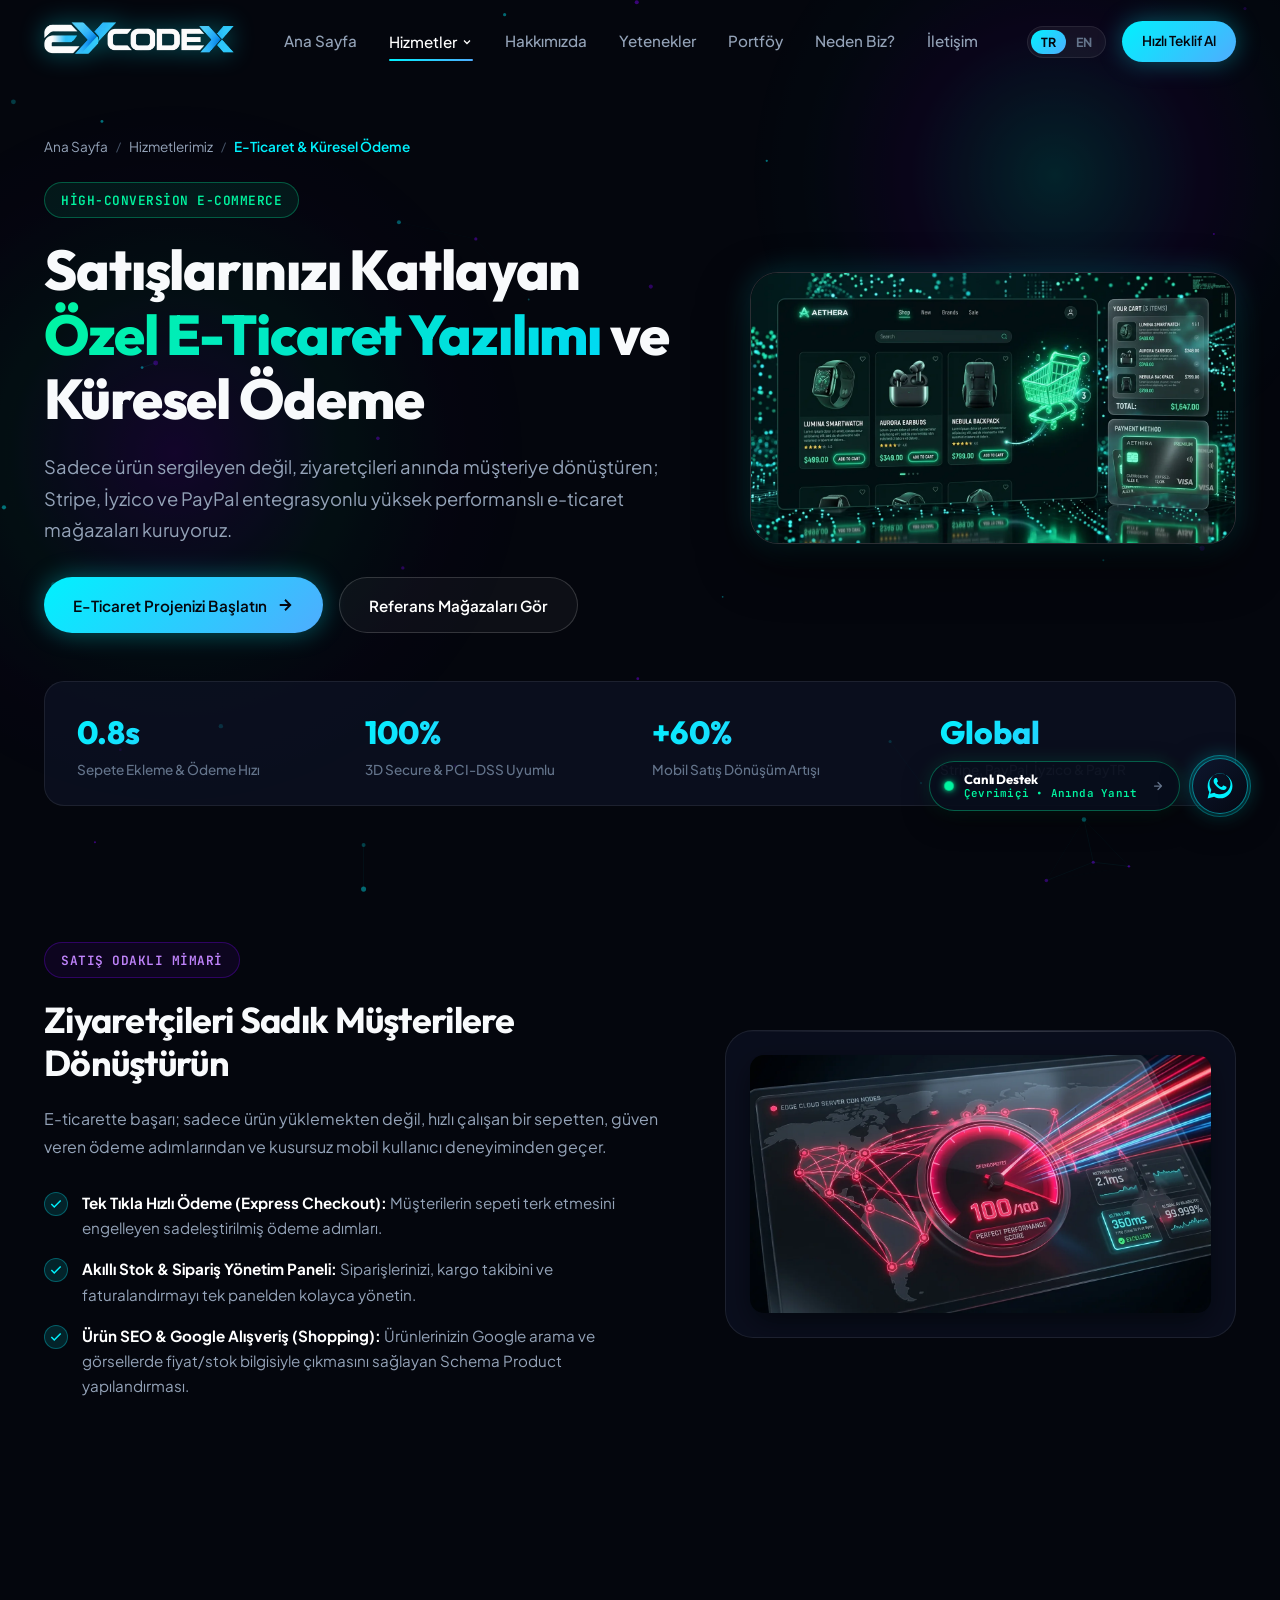
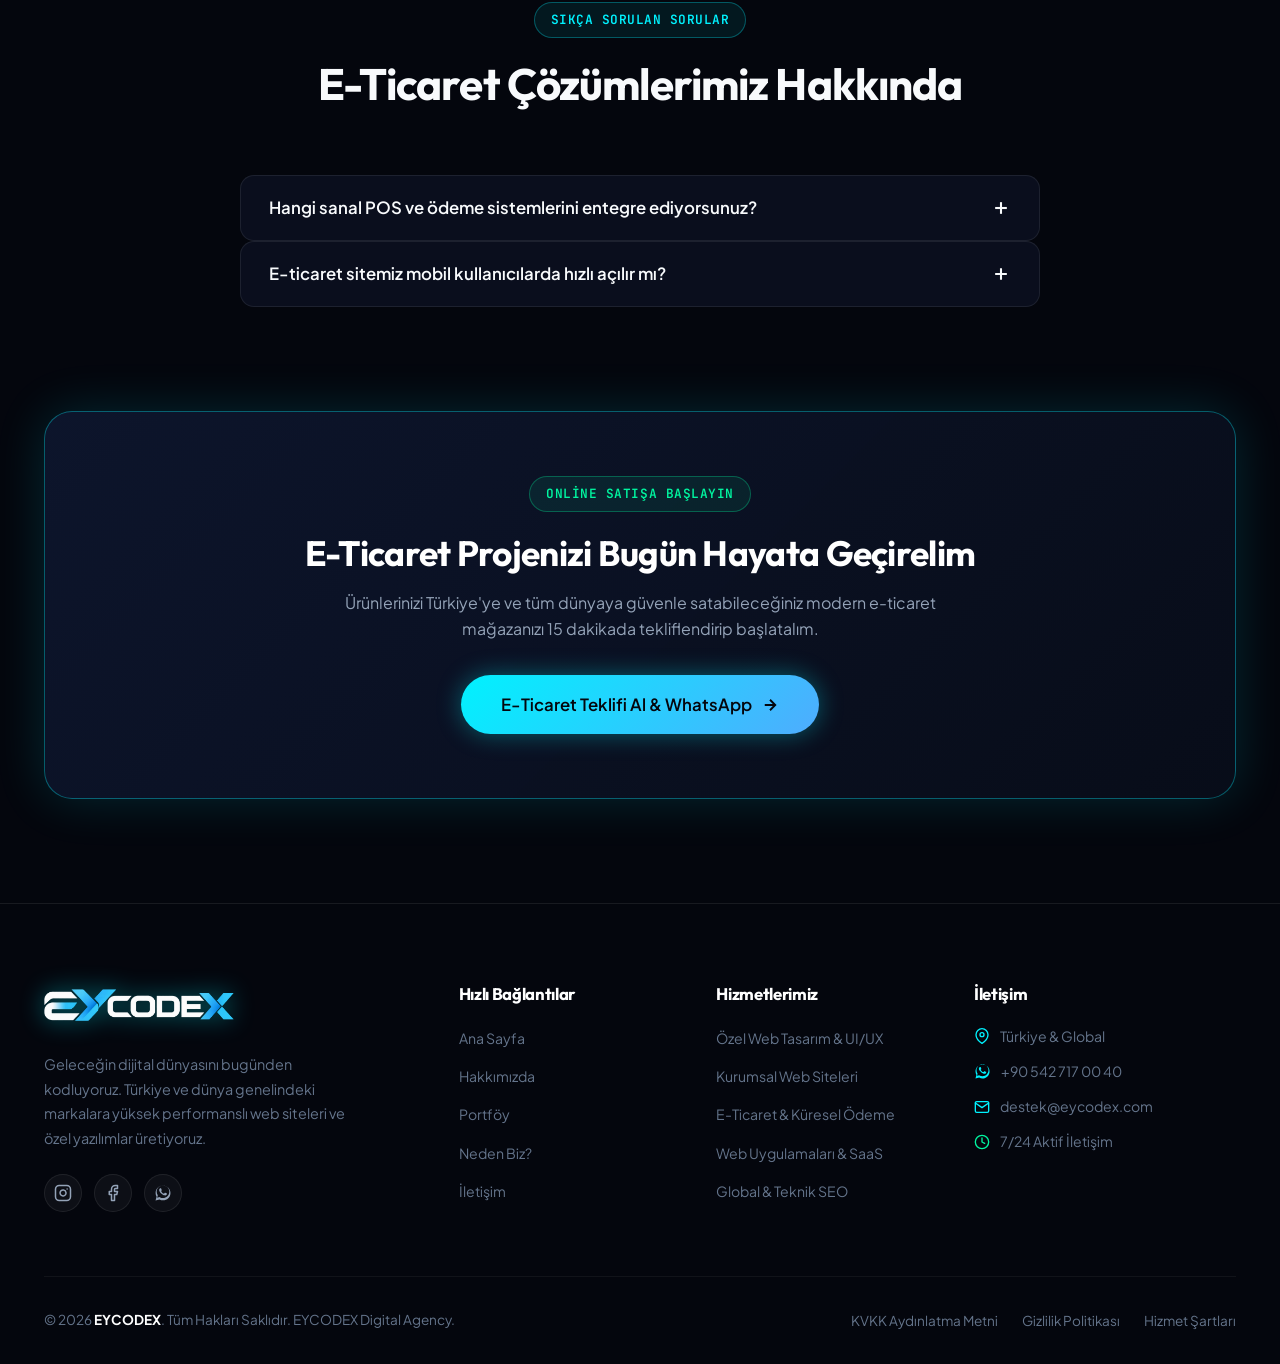
<file: e-ticaret-yazilimi.html>
<!DOCTYPE html>
<html lang="tr">
<head>
  <meta charset="UTF-8" />
  <meta name="viewport" content="width=device-width, initial-scale=1.0" />
  <title>Özel E-Ticaret Yazılımı & Küresel Satış Altyapısı | EYCODEX</title>
  <meta name="description" content="Yüksek dönüşümlü, güvenli ve ultra hızlı e-ticaret siteleri. İyzico, Stripe, PayPal entegrasyonu, gelişmiş sepet mimarisi ve küresel satış altyapısı." />
  <meta name="keywords" content="e-ticaret sitesi kurma, özel e-ticaret yazılımı, e-ticaret web tasarım, stripe entegrasyonu, iyzico sanal pos, online satış sitesi" />
  <meta name="robots" content="index, follow" />
  <link rel="canonical" href="https://eycodex.com/e-ticaret-yazilimi" />
  <link rel="alternate" hreflang="tr" href="https://eycodex.com/e-ticaret-yazilimi?lang=tr" />
  <link rel="alternate" hreflang="en" href="https://eycodex.com/e-ticaret-yazilimi?lang=en" />

  <!-- OpenGraph & Twitter Cards -->
  <meta property="og:title" content="Özel E-Ticaret Yazılımı & Küresel Satış Altyapısı | EYCODEX" />
  <meta property="og:description" content="Dünyanın her yerine satış yapabileceğiniz, yüksek hızlı ve güvenli e-ticaret çözümleri." />
  <meta property="og:image" content="https://eycodex.com/assets/images/showcase/ecommerce-showcase.webp" />
  <meta property="og:url" content="https://eycodex.com/e-ticaret-yazilimi" />
  <meta property="og:type" content="website" />
  <meta name="twitter:card" content="summary_large_image" />

  <!-- Favicon -->
  <link rel="icon" type="image/png" href="assets/images/favicon.png?v=4" />
  <link rel="apple-touch-icon" href="assets/images/favicon.png?v=4" />

  <!-- Fonts -->
  <link rel="preconnect" href="https://fonts.googleapis.com" />
  <link rel="preconnect" href="https://fonts.gstatic.com" crossorigin />
  <link href="https://fonts.googleapis.com/css2?family=JetBrains+Mono:wght@400;500;700&family=Outfit:wght@400;500;600;700;800;900&family=Plus+Jakarta+Sans:wght@300;400;500;600;700&display=swap" rel="stylesheet" />

  <!-- Stylesheet -->
  <link rel="stylesheet" href="assets/css/style.css?v=6.9" />

  <!-- Structured Data (JSON-LD) -->
  <script type="application/ld+json">
  {
    "@context": "https://schema.org",
    "@graph": [
      {
        "@type": "Service",
        "@id": "https://eycodex.com/e-ticaret-yazilimi#service",
        "name": "Özel E-Ticaret Yazılımı & Satış Çözümleri",
        "serviceType": "E-Commerce Development",
        "provider": {
          "@type": "Organization",
          "name": "EYCODEX Digital Agency",
          "url": "https://eycodex.com"
        },
        "description": "Stripe, İyzico, PayPal ödeme entegrasyonlu, mobil optimize, yüksek hızlı ve tam güvenlikli e-ticaret altyapısı geliştirme hizmeti.",
        "areaServed": "Worldwide"
      },
      {
        "@type": "BreadcrumbList",
        "itemListElement": [
          { "@type": "ListItem", "position": 1, "name": "Ana Sayfa", "item": "https://eycodex.com/" },
          { "@type": "ListItem", "position": 2, "name": "Hizmetler", "item": "https://eycodex.com/#services" },
          { "@type": "ListItem", "position": 3, "name": "E-Ticaret Yazılımı", "item": "https://eycodex.com/e-ticaret-yazilimi" }
        ]
      },
      {
        "@type": "FAQPage",
        "mainEntity": [
          {
            "@type": "Question",
            "name": "Hangi sanal POS ve ödeme sistemlerini entegre ediyorsunuz?",
            "acceptedAnswer": {
              "@type": "Answer",
              "text": "Türkiye için İyzico, PayTR, ParamPOS ve tüm banka sanal POS'ları; küresel satışlar için ise Stripe, PayPal, Klarna ve Apple Pay/Google Pay sistemlerini anahtar teslim entegre ediyoruz."
            }
          },
          {
            "@type": "Question",
            "name": "E-ticaret sitemiz mobil kullanıcılarda hızlı açılır mı?",
            "acceptedAnswer": {
              "@type": "Answer",
              "text": "Evet. Tüm e-ticaret sitelerimiz Next.js ve modern hafif front-end teknolojileriyle geliştirilir. 1 saniyenin altında açılış süresi ve kusursuz tek tıkla ödeme (Express Checkout) sunar."
            }
          }
        ]
      }
    ]
  }
  </script>
</head>
<body>
  <div class="bg-canvas-container" id="canvas-container"><canvas id="bg-canvas"></canvas></div>
  <div class="ambient-glow glow-1"></div>
  <div class="ambient-glow glow-2"></div>

  <!-- 29 Ekim Cumhuriyet Bayramı Kutlama Barı -->
  <aside id="republicDayBanner" class="celebration-top-bar" role="region" aria-label="29 Ekim Cumhuriyet Bayramı" style="display: none;">
    <div class="celebration-img-wrapper">
      <img src="assets/images/cumhuriyet-bayrami.png" alt="29 Ekim Cumhuriyet Bayramı Kutlu Olsun" class="celebration-banner-img" />
    </div>
  </aside>

  <!-- 10 Kasım Atatürk'ü Anma Barı -->
  <aside id="ataturkMemorialBanner" class="celebration-top-bar memorial-top-bar" role="region" aria-label="10 Kasım Atatürk'ü Anma" style="display: none;">
    <div class="celebration-img-wrapper">
      <img src="assets/images/10-kasim-ataturk.png" alt="10 Kasım Gazi Mustafa Kemal Atatürk'ü Saygı, Minnet ve Özlemle Anıyoruz" class="celebration-banner-img" />
    </div>
  </aside>

  <!-- 24 Kasım Öğretmenler Günü Kutlama Barı -->
  <aside id="teachersDayBanner" class="celebration-top-bar teachers-day-top-bar" role="region" aria-label="24 Kasım Öğretmenler Günü Kutlaması" style="display: none;">
    <div class="celebration-img-wrapper">
      <img src="assets/images/ogretmenler-gunu.jpeg" alt="24 Kasım Öğretmenler Günü Kutlu Olsun" class="celebration-banner-img" fetchpriority="high" />
    </div>
  </aside>

  <!-- Header -->
  <header class="site-header" id="main-header">
    <div class="container">
      <nav class="nav-inner" aria-label="Ana Gezinti">
        <a href="/" class="brand-logo" aria-label="EYCODEX Ana Sayfa">
          <img src="assets/images/eycodexlogo.webp" alt="EYCODEX" class="brand-logo-img" />
        </a>
        <ul class="nav-menu" id="nav-menu">
          <li><a href="/" class="nav-link" data-i18n="nav_home">Ana Sayfa</a></li>
          <li class="nav-item-dropdown">
            <a href="/#services" class="nav-link active nav-dropdown-toggle">
              <span data-i18n="nav_services">Hizmetler</span>
              <svg width="12" height="12" viewBox="0 0 24 24" fill="none" stroke="currentColor" stroke-width="2.5"><polyline points="6 9 12 15 18 9"/></svg>
            </a>
            <ul class="nav-dropdown-menu">
              <li class="nav-dropdown-item"><a href="/web-tasarim" class="nav-dropdown-link"><svg width="14" height="14" viewBox="0 0 24 24" fill="none" stroke="currentColor" stroke-width="2"><path d="M12 2L2 7l10 5 10-5-10-5z"/><path d="M2 17l10 5 10-5"/><path d="M2 12l10 5 10-5"/></svg><span data-i18n="svc_1_title">Özel Web Tasarım & UI/UX</span></a></li>
              <li class="nav-dropdown-item"><a href="/kurumsal-web-sitesi" class="nav-dropdown-link"><svg width="14" height="14" viewBox="0 0 24 24" fill="none" stroke="currentColor" stroke-width="2"><rect x="3" y="3" width="18" height="18" rx="3"/><path d="M3 9h18"/><path d="M9 21V9"/></svg><span data-i18n="svc_2_title">Kurumsal Web Siteleri</span></a></li>
              <li class="nav-dropdown-item"><a href="/e-ticaret-yazilimi" class="nav-dropdown-link"><svg width="14" height="14" viewBox="0 0 24 24" fill="none" stroke="currentColor" stroke-width="2"><path d="M6 2L3 6v14a2 2 0 0 0 2 2h14a2 2 0 0 0 2-2V6l-3-4z"/><line x1="3" y1="6" x2="21" y2="6"/></svg><span data-i18n="svc_3_title">E-Ticaret & Küresel Ödeme</span></a></li>
              <li class="nav-dropdown-item"><a href="/web-yazilim-saas" class="nav-dropdown-link"><svg width="14" height="14" viewBox="0 0 24 24" fill="none" stroke="currentColor" stroke-width="2"><rect x="4" y="4" width="16" height="16" rx="2"/><rect x="9" y="9" width="6" height="6"/><line x1="9" y1="1" x2="9" y2="4"/><line x1="15" y1="1" x2="15" y2="4"/></svg><span data-i18n="svc_4_title">Web Uygulamaları & SaaS</span></a></li>
              <li class="nav-dropdown-item"><a href="/seo-optimizasyonu" class="nav-dropdown-link"><svg width="14" height="14" viewBox="0 0 24 24" fill="none" stroke="currentColor" stroke-width="2"><circle cx="11" cy="11" r="8"/><line x1="21" y1="21" x2="16.65" y2="16.65"/></svg><span data-i18n="svc_5_title">Global & Teknik SEO</span></a></li>
            </ul>
          </li>
          <li><a href="/hakkimizda" class="nav-link" data-i18n="nav_about">Hakkımızda</a></li>
          <li><a href="/#skills" class="nav-link" data-i18n="nav_skills">Yetenekler</a></li>
          <li><a href="/#portfolio" class="nav-link" data-i18n="nav_portfolio">Portföy</a></li>
          <li><a href="/#why-us" class="nav-link" data-i18n="nav_why_us">Neden Biz?</a></li>
          <li><a href="/iletisim" class="nav-link" data-i18n="nav_contact">İletişim</a></li>
          <li class="mobile-menu-cta">
            <a href="/iletisim" class="btn btn-primary" data-i18n="nav_cta">Hızlı Teklif Al</a>
          </li>
        </ul>
        <div class="nav-actions">
          <div class="lang-switcher" aria-label="Language Selector">
            <button class="lang-btn active" data-lang="tr" id="lang-tr-btn">TR</button>
            <button class="lang-btn" data-lang="en" id="lang-en-btn">EN</button>
          </div>
          <a href="/iletisim" class="btn btn-primary btn-sm header-cta-btn" data-i18n="nav_cta">Hızlı Teklif Al</a>
          <button class="mobile-toggle" id="mobile-toggle" aria-label="Menüyü Aç/Kapat" aria-expanded="false">
            <span class="hamburger-bar" style="display:block;width:22px;height:2.5px;background:#00f2fe;border-radius:2px;margin:2px 0;"></span>
            <span class="hamburger-bar" style="display:block;width:22px;height:2.5px;background:#00f2fe;border-radius:2px;margin:2px 0;"></span>
            <span class="hamburger-bar" style="display:block;width:22px;height:2.5px;background:#00f2fe;border-radius:2px;margin:2px 0;"></span>
          </button>
        </div>
      </nav>
    </div>
  </header>

  <main>
    <section class="subpage-hero">
      <div class="container">
        <nav class="breadcrumb-nav" aria-label="Breadcrumb">
          <a href="/">Ana Sayfa</a>
          <span class="breadcrumb-separator">/</span>
          <a href="/#services">Hizmetlerimiz</a>
          <span class="breadcrumb-separator">/</span>
          <span class="breadcrumb-current">E-Ticaret & Küresel Ödeme</span>
        </nav>

        <div class="subpage-hero-grid">
          <div>
            <span class="badge-tag badge-emerald">High-Conversion E-Commerce</span>
            <h1 class="subpage-title">
              Satışlarınızı Katlayan <span class="text-gradient-emerald">Özel E-Ticaret Yazılımı</span> ve Küresel Ödeme
            </h1>
            <p class="subpage-subtitle">
              Sadece ürün sergileyen değil, ziyaretçileri anında müşteriye dönüştüren; Stripe, İyzico ve PayPal entegrasyonlu yüksek performanslı e-ticaret mağazaları kuruyoruz.
            </p>

            <div style="display: flex; gap: 1rem; flex-wrap: wrap;">
              <a href="/iletisim" class="btn btn-primary">
                <span>E-Ticaret Projenizi Başlatın</span>
                <svg width="18" height="18" viewBox="0 0 24 24" fill="none" stroke="currentColor" stroke-width="2.5"><path d="M5 12h14M12 5l7 7-7 7"/></svg>
              </a>
              <a href="/#portfolio" class="btn btn-outline">
                <span>Referans Mağazaları Gör</span>
              </a>
            </div>
          </div>

          <div class="subpage-hero-media reveal">
            <img src="assets/images/showcase/ecommerce-showcase.webp" alt="E-Ticaret Yazılımı ve Satış Mimarisi" />
          </div>
        </div>

        <div class="subpage-stats-bar reveal">
          <div class="subpage-stat-item">
            <span class="subpage-stat-number">0.8s</span>
            <span class="subpage-stat-label">Sepete Ekleme & Ödeme Hızı</span>
          </div>
          <div class="subpage-stat-item">
            <span class="subpage-stat-number">100%</span>
            <span class="subpage-stat-label">3D Secure & PCI-DSS Uyumlu</span>
          </div>
          <div class="subpage-stat-item">
            <span class="subpage-stat-number">+60%</span>
            <span class="subpage-stat-label">Mobil Satış Dönüşüm Artışı</span>
          </div>
          <div class="subpage-stat-item">
            <span class="subpage-stat-number">Global</span>
            <span class="subpage-stat-label">Stripe, PayPal, İyzico & PayTR</span>
          </div>
        </div>
      </div>
    </section>

    <!-- Deep Content -->
    <section class="content-section">
      <div class="container">
        <div class="content-two-col">
          <div>
            <span class="badge-tag badge-purple">Satış Odaklı Mimari</span>
            <h2 class="section-title" style="font-size: 2.25rem;">Ziyaretçileri Sadık Müşterilere Dönüştürün</h2>
            <p style="color: var(--text-secondary); line-height: 1.8; margin-bottom: 1.5rem;">
              E-ticarette başarı; sadece ürün yüklemekten değil, hızlı çalışan bir sepetten, güven veren ödeme adımlarından ve kusursuz mobil kullanıcı deneyiminden geçer.
            </p>
            <ul class="feature-check-list">
              <li class="feature-check-item">
                <div class="check-icon-wrap"><svg width="14" height="14" viewBox="0 0 24 24" fill="none" stroke="currentColor" stroke-width="2.5"><polyline points="20 6 9 17 4 12"/></svg></div>
                <div><strong>Tek Tıkla Hızlı Ödeme (Express Checkout):</strong> Müşterilerin sepeti terk etmesini engelleyen sadeleştirilmiş ödeme adımları.</div>
              </li>
              <li class="feature-check-item">
                <div class="check-icon-wrap"><svg width="14" height="14" viewBox="0 0 24 24" fill="none" stroke="currentColor" stroke-width="2.5"><polyline points="20 6 9 17 4 12"/></svg></div>
                <div><strong>Akıllı Stok & Sipariş Yönetim Paneli:</strong> Siparişlerinizi, kargo takibini ve faturalandırmayı tek panelden kolayca yönetin.</div>
              </li>
              <li class="feature-check-item">
                <div class="check-icon-wrap"><svg width="14" height="14" viewBox="0 0 24 24" fill="none" stroke="currentColor" stroke-width="2.5"><polyline points="20 6 9 17 4 12"/></svg></div>
                <div><strong>Ürün SEO & Google Alışveriş (Shopping):</strong> Ürünlerinizin Google arama ve görsellerde fiyat/stok bilgisiyle çıkmasını sağlayan Schema Product yapılandırması.</div>
              </li>
            </ul>
          </div>

          <div class="glass-card" style="padding: 1.5rem; text-align: center;">
            <img src="assets/images/showcase/cloud-speed-showcase.webp" alt="E-Ticaret Bulut Hız ve Altyapı Mimarisi" style="border-radius: var(--radius-md); box-shadow: 0 10px 30px rgba(0,0,0,0.5);" />
          </div>
        </div>
      </div>
    </section>

    <!-- FAQ Section -->
    <section class="section">
      <div class="container">
        <div class="section-header">
          <span class="badge-tag">Sıkça Sorulan Sorular</span>
          <h2 class="section-title">E-Ticaret Çözümlerimiz Hakkında</h2>
        </div>

        <div class="faq-accordion" style="max-width: 800px; margin: 0 auto;">
          <div class="faq-item">
            <button class="faq-question" aria-expanded="false">
              <span>Hangi sanal POS ve ödeme sistemlerini entegre ediyorsunuz?</span>
              <svg class="faq-icon" width="20" height="20" viewBox="0 0 24 24" fill="none" stroke="currentColor" stroke-width="2.5"><line x1="12" y1="5" x2="12" y2="19"/><line x1="5" y1="12" x2="19" y2="12"/></svg>
            </button>
            <div class="faq-answer">
              <p>Türkiye için İyzico, PayTR, ParamPOS ve tüm banka sanal POS'ları; yurtdışı satışlar için Stripe, PayPal, Klarna ve Apple Pay/Google Pay sistemlerini anahtar teslim entegre ediyoruz.</p>
            </div>
          </div>

          <div class="faq-item">
            <button class="faq-question" aria-expanded="false">
              <span>E-ticaret sitemiz mobil kullanıcılarda hızlı açılır mı?</span>
              <svg class="faq-icon" width="20" height="20" viewBox="0 0 24 24" fill="none" stroke="currentColor" stroke-width="2.5"><line x1="12" y1="5" x2="12" y2="19"/><line x1="5" y1="12" x2="19" y2="12"/></svg>
            </button>
            <div class="faq-answer">
              <p>Evet. Tüm e-ticaret sitelerimiz Next.js ve modern hafif front-end teknolojileriyle geliştirilir. 1 saniyenin altında açılış hızıyla sepet terk etme oranını minimuma indirir.</p>
            </div>
          </div>
        </div>
      </div>
    </section>

    <!-- Subpage CTA -->
    <section class="section" style="padding-top: 0;">
      <div class="container">
        <div class="subpage-cta-banner">
          <span class="badge-tag badge-emerald">Online Satışa Başlayın</span>
          <h2 style="font-size: 2.2rem; color: #fff; margin-bottom: 1rem;">E-Ticaret Projenizi Bugün Hayata Geçirelim</h2>
          <p style="color: var(--text-secondary); max-width: 650px; margin: 0 auto 2rem auto;">
            Ürünlerinizi Türkiye'ye ve tüm dünyaya güvenle satabileceğiniz modern e-ticaret mağazanızı 15 dakikada tekliflendirip başlatalım.
          </p>
          <a href="/iletisim" class="btn btn-primary" style="padding: 1rem 2.5rem; font-size: 1.05rem;">
            <span>E-Ticaret Teklifi Al & WhatsApp</span>
            <svg width="18" height="18" viewBox="0 0 24 24" fill="none" stroke="currentColor" stroke-width="2.5"><path d="M5 12h14M12 5l7 7-7 7"/></svg>
          </a>
        </div>
      </div>
    </section>
  </main>

  <!-- Footer -->
  <footer class="site-footer">
    <div class="container">
      <div class="footer-grid">
        <!-- Col 1: Bio -->
        <div>
          <a href="/" class="brand-logo" style="margin-bottom: 1rem;" aria-label="EYCODEX Home">
            <img src="assets/images/eycodexlogo.webp" alt="EYCODEX" class="brand-logo-img" style="height: 48px;" />
          </a>
          <p class="footer-bio" data-i18n="footer_bio">
            Geleceğin dijital dünyasını bugünden kodluyoruz. Türkiye ve dünya genelindeki markalara yüksek performanslı web siteleri ve özel yazılımlar üretiyoruz.
          </p>
          <div class="footer-socials">
            <a href="https://www.instagram.com/eycodexcom/" target="_blank" class="social-link" aria-label="Instagram">
              <svg width="18" height="18" viewBox="0 0 24 24" fill="none" stroke="currentColor" stroke-width="2" stroke-linecap="round" stroke-linejoin="round"><rect x="2" y="2" width="20" height="20" rx="5" ry="5"/><path d="M16 11.37A4 4 0 1 1 12.63 8 4 4 0 0 1 16 11.37z"/><line x1="17.5" y1="6.5" x2="17.51" y2="6.5"/></svg>
            </a>
            <a href="https://www.facebook.com/eycodex" target="_blank" class="social-link" aria-label="Facebook">
              <svg width="18" height="18" viewBox="0 0 24 24" fill="none" stroke="currentColor" stroke-width="2" stroke-linecap="round" stroke-linejoin="round"><path d="M18 2h-3a5 5 0 0 0-5 5v3H7v4h3v8h4v-8h3l1-4h-4V7a1 1 0 0 1 1-1h3z"/></svg>
            </a>
            <a href="https://wa.me/905427170040" target="_blank" class="social-link" aria-label="WhatsApp">
              <svg width="18" height="18" viewBox="0 0 24 24" fill="currentColor"><path d="M12.04 2c-5.46 0-9.91 4.45-9.91 9.91 0 1.75.46 3.45 1.32 4.95L2.05 22l5.25-1.38c1.45.79 3.08 1.21 4.74 1.21 5.46 0 9.91-4.45 9.91-9.91 0-2.65-1.03-5.14-2.9-7.01A9.816 9.816 0 0 0 12.04 2z m.01 16.67c-1.52 0-3.01-.4-4.31-1.16l-.31-.18-3.2.84.85-3.12-.2-.32c-.84-1.34-1.28-2.89-1.28-4.49 0-4.63 3.77-8.4 8.4-8.4 2.25 0 4.36.88 5.95 2.47 1.59 1.59 2.46 3.7 2.46 5.95 0 4.63-3.77 8.41-8.4 8.41z m4.6-6.28c-.25-.13-1.49-.74-1.72-.82-.23-.09-.4-.13-.57.13-.17.25-.66.82-.81.99-.15.17-.3.19-.55.06-.25-.13-1.06-.39-2.02-1.25-.75-.67-1.26-1.5-1.41-1.75-.15-.25-.02-.39.11-.51.11-.11.25-.29.38-.44.13-.15.17-.25.25-.42.08-.17.04-.32-.02-.45-.06-.13-.57-1.37-.78-1.88-.2-.5-.41-.43-.57-.44h-.48c-.17 0-.45.06-.68.32-.23.25-.89.87-.89 2.12 0 1.25.91 2.46 1.04 2.63.13.17 1.8 2.75 4.36 3.86.61.26 1.09.42 1.46.54.61.2 1.17.17 1.61.1.49-.07 1.49-.61 1.7-1.2.21-.59.21-1.1.15-1.2-.06-.11-.23-.17-.48-.3z"/></svg>
            </a>
          </div>
        </div>

        <!-- Col 2: Quick Links -->
        <div>
          <h4 class="footer-col-title" data-i18n="footer_quick_links">Hızlı Bağlantılar</h4>
          <ul class="footer-links-list">
            <li><a href="/" class="footer-link" data-i18n="nav_home">Ana Sayfa</a></li>
            <li><a href="/hakkimizda" class="footer-link" data-i18n="nav_about">Hakkımızda</a></li>
            <li><a href="/#portfolio" class="footer-link" data-i18n="nav_portfolio">Portföy</a></li>
            <li><a href="/#why-us" class="footer-link" data-i18n="nav_why_us">Neden Biz?</a></li>
            <li><a href="/iletisim" class="footer-link" data-i18n="nav_contact">İletişim & Teklif</a></li>
          </ul>
        </div>

        <!-- Col 3: Services -->
        <div>
          <h4 class="footer-col-title" data-i18n="footer_services">Hizmetlerimiz</h4>
          <ul class="footer-links-list">
            <li><a href="/web-tasarim" class="footer-link" data-i18n="svc_1_title">Özel Web Tasarım</a></li>
            <li><a href="/kurumsal-web-sitesi" class="footer-link" data-i18n="svc_2_title">Kurumsal Web Siteleri</a></li>
            <li><a href="/e-ticaret-yazilimi" class="footer-link" data-i18n="svc_3_title">E-Ticaret Çözümleri</a></li>
            <li><a href="/web-yazilim-saas" class="footer-link" data-i18n="svc_4_title">Web Uygulamaları & SaaS</a></li>
            <li><a href="/seo-optimizasyonu" class="footer-link" data-i18n="svc_5_title">Global & Teknik SEO</a></li>
          </ul>
        </div>

        <!-- Col 4: Contact summary -->
        <div>
          <h4 class="footer-col-title" data-i18n="nav_contact">İletişim</h4>
          <ul class="footer-links-list">
            <li class="footer-link-with-icon">
              <svg width="16" height="16" viewBox="0 0 24 24" fill="none" stroke="var(--cyan)" stroke-width="2" stroke-linecap="round" stroke-linejoin="round"><path d="M21 10c0 7-9 13-9 13s-9-6-9-13a9 9 0 0 1 18 0z"/><circle cx="12" cy="10" r="3"/></svg>
              <span>Türkiye & Global</span>
            </li>
            <li class="footer-link-with-icon">
              <svg width="17" height="17" viewBox="0 0 24 24" fill="var(--cyan)"><path d="M12.04 2c-5.46 0-9.91 4.45-9.91 9.91 0 1.75.46 3.45 1.32 4.95L2.05 22l5.25-1.38c1.45.79 3.08 1.21 4.74 1.21 5.46 0 9.91-4.45 9.91-9.91 0-2.65-1.03-5.14-2.9-7.01A9.816 9.816 0 0 0 12.04 2z m.01 16.67c-1.52 0-3.01-.4-4.31-1.16l-.31-.18-3.2.84.85-3.12-.2-.32c-.84-1.34-1.28-2.89-1.28-4.49 0-4.63 3.77-8.4 8.4-8.4 2.25 0 4.36.88 5.95 2.47 1.59 1.59 2.46 3.7 2.46 5.95 0 4.63-3.77 8.41-8.4 8.41z m4.6-6.28c-.25-.13-1.49-.74-1.72-.82-.23-.09-.4-.13-.57.13-.17.25-.66.82-.81.99-.15.17-.3.19-.55.06-.25-.13-1.06-.39-2.02-1.25-.75-.67-1.26-1.5-1.41-1.75-.15-.25-.02-.39.11-.51.11-.11.25-.29.38-.44.13-.15.17-.25.25-.42.08-.17.04-.32-.02-.45-.06-.13-.57-1.37-.78-1.88-.2-.5-.41-.43-.57-.44h-.48c-.17 0-.45.06-.68.32-.23.25-.89.87-.89 2.12 0 1.25.91 2.46 1.04 2.63.13.17 1.8 2.75 4.36 3.86.61.26 1.09.42 1.46.54.61.2 1.17.17 1.61.1.49-.07 1.49-.61 1.7-1.2.21-.59.21-1.1.15-1.2-.06-.11-.23-.17-.48-.3z"/></svg>
              <span><a href="https://wa.me/905427170040" target="_blank" style="color: inherit; text-decoration: none;">+90 542 717 00 40</a></span>
            </li>
            <li class="footer-link-with-icon">
              <svg width="16" height="16" viewBox="0 0 24 24" fill="none" stroke="var(--cyan)" stroke-width="2" stroke-linecap="round" stroke-linejoin="round"><path d="M4 4h16c1.1 0 2 .9 2 2v12c0 1.1-.9 2-2 2H4c-1.1 0-2-.9-2-2V6c0-1.1.9-2 2-2z"/><polyline points="22,6 12,13 2,6"/></svg>
              <span><a href="mailto:destek@eycodex.com" style="color: inherit; text-decoration: none;">destek@eycodex.com</a></span>
            </li>
            <li class="footer-link-with-icon">
              <svg width="16" height="16" viewBox="0 0 24 24" fill="none" stroke="var(--emerald)" stroke-width="2" stroke-linecap="round" stroke-linejoin="round"><circle cx="12" cy="12" r="10"/><polyline points="12 6 12 12 16 14"/></svg>
              <span>7/24 Aktif İletişim</span>
            </li>
          </ul>
        </div>
      </div>

      <div class="footer-bottom">
        <div>
          &copy; <span id="current-year">2026</span> <strong style="color: #fff;">EYCODEX</strong>. <span data-i18n="footer_copyright">Tüm Hakları Saklıdır.</span>
        </div>
        <div class="footer-legal-links">
          <button class="legal-btn" onclick="openLegalModal('kvkk')" data-i18n="footer_kvkk">KVKK Aydınlatma Metni</button>
          <button class="legal-btn" onclick="openLegalModal('privacy')" data-i18n="footer_privacy">Gizlilik Politikası</button>
          <button class="legal-btn" onclick="openLegalModal('terms')" data-i18n="footer_terms">Hizmet Şartları</button>
        </div>
      </div>
    </div>
  </footer>

  <!-- Floating Actions (WhatsApp & Back to Top) -->
  <div class="floating-actions">
    <div class="float-whatsapp-group">
      <a href="https://api.whatsapp.com/send?phone=905427170040&text=Merhaba%20EYCODEX!%20E-ticaret%20yaz%C4%B1l%C4%B1m%C4%B1%20hakk%C4%B1nda%20bilgi%20almak%20istiyorum." target="_blank" class="float-whatsapp-badge" aria-label="Canlı Destek" id="float-whatsapp-badge">
        <span class="float-badge-pulse">
          <span class="pulse-radar"></span>
          <span class="pulse-center"></span>
        </span>
        <div class="float-badge-content">
          <span class="float-badge-title" data-i18n="float_wa_title">Canlı Destek</span>
          <span class="float-badge-sub" data-i18n="float_wa_subtitle">Çevrimiçi • Anında Yanıt</span>
        </div>
        <div class="float-badge-arrow">
          <svg width="12" height="12" viewBox="0 0 24 24" fill="none" stroke="currentColor" stroke-width="2.5" stroke-linecap="round" stroke-linejoin="round"><path d="M5 12h14M12 5l7 7-7 7"/></svg>
        </div>
      </a>
      <a href="https://api.whatsapp.com/send?phone=905427170040&text=Merhaba%20EYCODEX!%20E-ticaret%20yaz%C4%B1l%C4%B1m%C4%B1%20hakk%C4%B1nda%20bilgi%20almak%20istiyorum." target="_blank" class="float-whatsapp" aria-label="WhatsApp İletişim" id="float-whatsapp-btn">
        <svg width="32" height="32" viewBox="0 0 24 24" fill="currentColor"><path d="M12.04 2c-5.46 0-9.91 4.45-9.91 9.91 0 1.75.46 3.45 1.32 4.95L2.05 22l5.25-1.38c1.45.79 3.08 1.21 4.74 1.21 5.46 0 9.91-4.45 9.91-9.91 0-2.65-1.03-5.14-2.9-7.01A9.816 9.816 0 0 0 12.04 2z m.01 16.67c-1.52 0-3.01-.4-4.31-1.16l-.31-.18-3.2.84.85-3.12-.2-.32c-.84-1.34-1.28-2.89-1.28-4.49 0-4.63 3.77-8.4 8.4-8.4 2.25 0 4.36.88 5.95 2.47 1.59 1.59 2.46 3.7 2.46 5.95 0 4.63-3.77 8.41-8.4 8.41z m4.6-6.28c-.25-.13-1.49-.74-1.72-.82-.23-.09-.4-.13-.57.13-.17.25-.66.82-.81.99-.15.17-.3.19-.55.06-.25-.13-1.06-.39-2.02-1.25-.75-.67-1.26-1.5-1.41-1.75-.15-.25-.02-.39.11-.51.11-.11.25-.29.38-.44.13-.15.17-.25.25-.42.08-.17.04-.32-.02-.45-.06-.13-.57-1.37-.78-1.88-.2-.5-.41-.43-.57-.44h-.48c-.17 0-.45.06-.68.32-.23.25-.89.87-.89 2.12 0 1.25.91 2.46 1.04 2.63.13.17 1.8 2.75 4.36 3.86.61.26 1.09.42 1.46.54.61.2 1.17.17 1.61.1.49-.07 1.49-.61 1.7-1.2.21-.59.21-1.1.15-1.2-.06-.11-.23-.17-.48-.3z"/></svg>
      </a>
    </div>
    <button class="back-to-top" id="back-to-top" aria-label="Yukarı Çık">
      <svg width="20" height="20" viewBox="0 0 24 24" fill="none" stroke="currentColor" stroke-width="2.5" stroke-linecap="round" stroke-linejoin="round"><path d="M18 15l-6-6-6 6"/></svg>
    </button>
  </div>

  <!-- Legal Info Modal (KVKK / Privacy / Terms) -->
  <div class="modal-backdrop" id="legal-modal">
    <div class="modal-dialog">
      <button class="modal-close-btn" onclick="closeModal('legal-modal')" aria-label="Kapat">
        <svg width="18" height="18" viewBox="0 0 24 24" fill="none" stroke="currentColor" stroke-width="2.5" stroke-linecap="round" stroke-linejoin="round"><line x1="18" y1="6" x2="6" y2="18"/><line x1="6" y1="6" x2="18" y2="18"/></svg>
      </button>
      <div id="legal-modal-body"></div>
    </div>
  </div>

  <!-- Toast Notification Container -->
  <div id="toast-container" class="toast-container"></div>

  <!-- Scripts -->
  <script src="assets/js/i18n.js?v=5.2"></script>
  <script src="assets/js/main.js?v=6.9"></script>
</body>
</html>
</file>
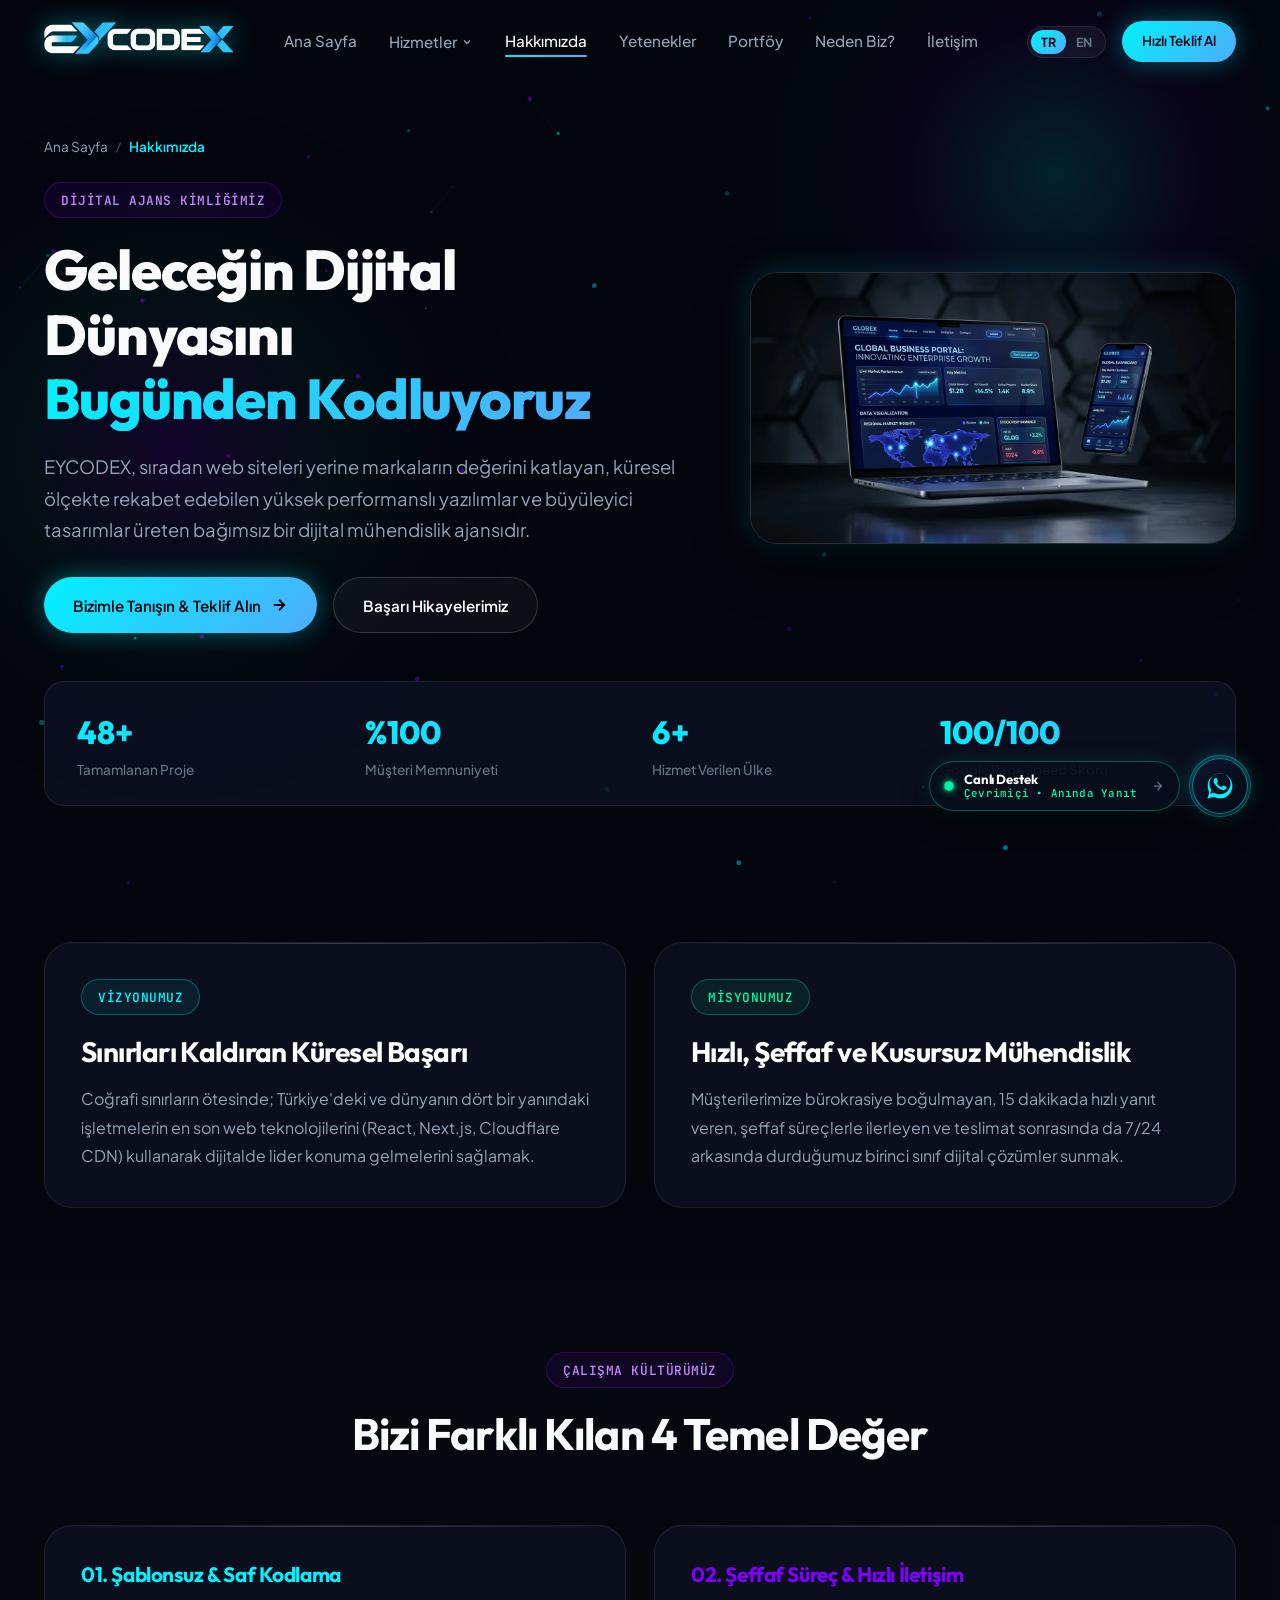
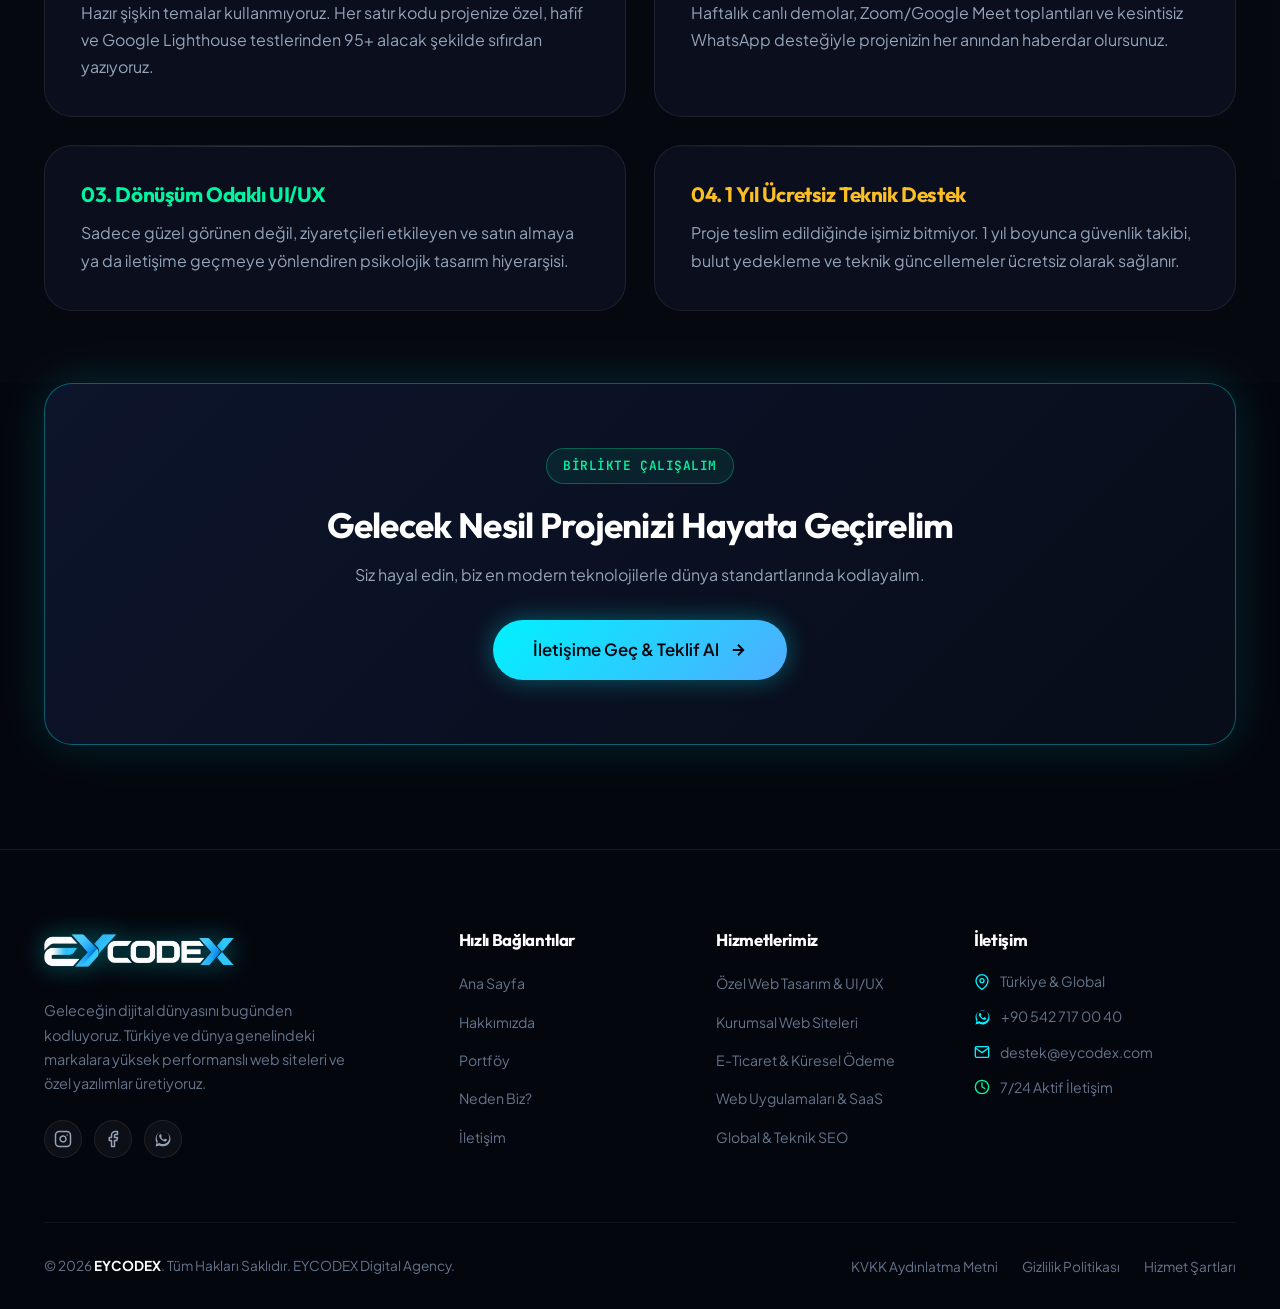
<file: hakkimizda.html>
<!DOCTYPE html>
<html lang="tr">
<head>
  <meta charset="UTF-8" />
  <meta name="viewport" content="width=device-width, initial-scale=1.0" />
  <title>Hakkımızda | Geleceğin Dijital Dünyasını Kodluyoruz | EYCODEX</title>
  <meta name="description" content="EYCODEX, Türkiye ve dünya genelindeki vizyoner markalar için yüksek performanslı web siteleri, özel yazılımlar ve dijital stratejiler üreten yeni nesil dijital ajanstır." />
  <meta name="keywords" content="eycodex hakkında, eycodex dijital ajans, web tasarım ajansı, özel yazılım şirketi, dijital dönüşüm ajansı" />
  <meta name="robots" content="index, follow" />
  <link rel="canonical" href="https://eycodex.com/hakkimizda" />
  <link rel="alternate" hreflang="tr" href="https://eycodex.com/hakkimizda?lang=tr" />
  <link rel="alternate" hreflang="en" href="https://eycodex.com/hakkimizda?lang=en" />

  <!-- OpenGraph & Twitter Cards -->
  <meta property="og:title" content="Hakkımızda | Geleceğin Dijital Dünyasını Kodluyoruz | EYCODEX" />
  <meta property="og:description" content="EYCODEX; dünya standartlarında web tasarım, yazılım mühendisliği ve dijital büyüme ajansıdır." />
  <meta property="og:image" content="https://eycodex.com/assets/images/og-image.png?v=5" />
  <meta property="og:image:secure_url" content="https://eycodex.com/assets/images/og-image.png?v=5" />
  <meta property="og:image:type" content="image/png" />
  <meta property="og:image:width" content="1200" />
  <meta property="og:image:height" content="630" />
  <meta property="og:image:alt" content="EYCODEX - Profesyonel Web Tasarım & Dijital Ajans" />
  <meta property="og:url" content="https://eycodex.com/hakkimizda" />
  <meta property="og:type" content="website" />
  <meta name="twitter:card" content="summary_large_image" />
  <meta name="twitter:image" content="https://eycodex.com/assets/images/og-image.png?v=5" />
  <meta name="twitter:image:alt" content="EYCODEX - Profesyonel Web Tasarım & Dijital Ajans" />

  <!-- Favicon -->
  <link rel="icon" type="image/png" href="assets/images/favicon.png?v=4" />
  <link rel="apple-touch-icon" href="assets/images/favicon.png?v=4" />

  <!-- Fonts -->
  <link rel="preconnect" href="https://fonts.googleapis.com" />
  <link rel="preconnect" href="https://fonts.gstatic.com" crossorigin />
  <link href="https://fonts.googleapis.com/css2?family=JetBrains+Mono:wght@400;500;700&family=Outfit:wght@400;500;600;700;800;900&family=Plus+Jakarta+Sans:wght@300;400;500;600;700&display=swap" rel="stylesheet" />

  <!-- Stylesheet -->
  <link rel="stylesheet" href="assets/css/style.css?v=6.9" />

  <!-- Structured Data (JSON-LD) -->
  <script type="application/ld+json">
  {
    "@context": "https://schema.org",
    "@graph": [
      {
        "@type": "AboutPage",
        "@id": "https://eycodex.com/hakkimizda#webpage",
        "name": "EYCODEX Hakkında",
        "description": "EYCODEX Digital Agency kurumsal kimlik, vizyon, misyon ve mühendislik yaklaşımı.",
        "url": "https://eycodex.com/hakkimizda"
      },
      {
        "@type": "Organization",
        "@id": "https://eycodex.com/#organization",
        "name": "EYCODEX Digital Agency",
        "url": "https://eycodex.com",
        "logo": "https://eycodex.com/assets/images/eycodexlogo.webp",
        "sameAs": [
          "https://www.instagram.com/eycodexcom/",
          "https://www.facebook.com/eycodex"
        ],
        "contactPoint": {
          "@type": "ContactPoint",
          "telephone": "+905427170040",
          "contactType": "customer service",
          "areaServed": "Worldwide",
          "availableLanguage": ["Turkish", "English"]
        }
      },
      {
        "@type": "BreadcrumbList",
        "itemListElement": [
          { "@type": "ListItem", "position": 1, "name": "Ana Sayfa", "item": "https://eycodex.com/" },
          { "@type": "ListItem", "position": 2, "name": "Hakkımızda", "item": "https://eycodex.com/hakkimizda" }
        ]
      }
    ]
  }
  </script>
</head>
<body>
  <div class="bg-canvas-container" id="canvas-container"><canvas id="bg-canvas"></canvas></div>
  <div class="ambient-glow glow-1"></div>
  <div class="ambient-glow glow-2"></div>

  <!-- 29 Ekim Cumhuriyet Bayramı Kutlama Barı -->
  <aside id="republicDayBanner" class="celebration-top-bar" role="region" aria-label="29 Ekim Cumhuriyet Bayramı" style="display: none;">
    <div class="celebration-img-wrapper">
      <img src="assets/images/cumhuriyet-bayrami.png" alt="29 Ekim Cumhuriyet Bayramı Kutlu Olsun" class="celebration-banner-img" />
    </div>
  </aside>

  <!-- 10 Kasım Atatürk'ü Anma Barı -->
  <aside id="ataturkMemorialBanner" class="celebration-top-bar memorial-top-bar" role="region" aria-label="10 Kasım Atatürk'ü Anma" style="display: none;">
    <div class="celebration-img-wrapper">
      <img src="assets/images/10-kasim-ataturk.png" alt="10 Kasım Gazi Mustafa Kemal Atatürk'ü Saygı, Minnet ve Özlemle Anıyoruz" class="celebration-banner-img" />
    </div>
  </aside>

  <!-- 24 Kasım Öğretmenler Günü Kutlama Barı -->
  <aside id="teachersDayBanner" class="celebration-top-bar teachers-day-top-bar" role="region" aria-label="24 Kasım Öğretmenler Günü Kutlaması" style="display: none;">
    <div class="celebration-img-wrapper">
      <img src="assets/images/ogretmenler-gunu.jpeg" alt="24 Kasım Öğretmenler Günü Kutlu Olsun" class="celebration-banner-img" fetchpriority="high" />
    </div>
  </aside>

  <!-- Header -->
  <header class="site-header" id="main-header">
    <div class="container">
      <nav class="nav-inner" aria-label="Ana Gezinti">
        <a href="/" class="brand-logo" aria-label="EYCODEX Ana Sayfa">
          <img src="assets/images/eycodexlogo.webp" alt="EYCODEX" class="brand-logo-img" />
        </a>
        <ul class="nav-menu" id="nav-menu">
          <li><a href="/" class="nav-link" data-i18n="nav_home">Ana Sayfa</a></li>
          <li class="nav-item-dropdown">
            <a href="/#services" class="nav-link nav-dropdown-toggle">
              <span data-i18n="nav_services">Hizmetler</span>
              <svg width="12" height="12" viewBox="0 0 24 24" fill="none" stroke="currentColor" stroke-width="2.5"><polyline points="6 9 12 15 18 9"/></svg>
            </a>
            <ul class="nav-dropdown-menu">
              <li class="nav-dropdown-item"><a href="/web-tasarim" class="nav-dropdown-link"><svg width="14" height="14" viewBox="0 0 24 24" fill="none" stroke="currentColor" stroke-width="2"><path d="M12 2L2 7l10 5 10-5-10-5z"/><path d="M2 17l10 5 10-5"/><path d="M2 12l10 5 10-5"/></svg><span data-i18n="svc_1_title">Özel Web Tasarım & UI/UX</span></a></li>
              <li class="nav-dropdown-item"><a href="/kurumsal-web-sitesi" class="nav-dropdown-link"><svg width="14" height="14" viewBox="0 0 24 24" fill="none" stroke="currentColor" stroke-width="2"><rect x="3" y="3" width="18" height="18" rx="3"/><path d="M3 9h18"/><path d="M9 21V9"/></svg><span data-i18n="svc_2_title">Kurumsal Web Siteleri</span></a></li>
              <li class="nav-dropdown-item"><a href="/e-ticaret-yazilimi" class="nav-dropdown-link"><svg width="14" height="14" viewBox="0 0 24 24" fill="none" stroke="currentColor" stroke-width="2"><path d="M6 2L3 6v14a2 2 0 0 0 2 2h14a2 2 0 0 0 2-2V6l-3-4z"/><line x1="3" y1="6" x2="21" y2="6"/></svg><span data-i18n="svc_3_title">E-Ticaret & Küresel Ödeme</span></a></li>
              <li class="nav-dropdown-item"><a href="/web-yazilim-saas" class="nav-dropdown-link"><svg width="14" height="14" viewBox="0 0 24 24" fill="none" stroke="currentColor" stroke-width="2"><rect x="4" y="4" width="16" height="16" rx="2"/><rect x="9" y="9" width="6" height="6"/><line x1="9" y1="1" x2="9" y2="4"/><line x1="15" y1="1" x2="15" y2="4"/></svg><span data-i18n="svc_4_title">Web Uygulamaları & SaaS</span></a></li>
              <li class="nav-dropdown-item"><a href="/seo-optimizasyonu" class="nav-dropdown-link"><svg width="14" height="14" viewBox="0 0 24 24" fill="none" stroke="currentColor" stroke-width="2"><circle cx="11" cy="11" r="8"/><line x1="21" y1="21" x2="16.65" y2="16.65"/></svg><span data-i18n="svc_5_title">Global & Teknik SEO</span></a></li>
            </ul>
          </li>
          <li><a href="/hakkimizda" class="nav-link active" data-i18n="nav_about">Hakkımızda</a></li>
          <li><a href="/#skills" class="nav-link" data-i18n="nav_skills">Yetenekler</a></li>
          <li><a href="/#portfolio" class="nav-link" data-i18n="nav_portfolio">Portföy</a></li>
          <li><a href="/#why-us" class="nav-link" data-i18n="nav_why_us">Neden Biz?</a></li>
          <li><a href="/iletisim" class="nav-link" data-i18n="nav_contact">İletişim</a></li>
          <li class="mobile-menu-cta">
            <a href="/iletisim" class="btn btn-primary" data-i18n="nav_cta">Hızlı Teklif Al</a>
          </li>
        </ul>
        <div class="nav-actions">
          <div class="lang-switcher" aria-label="Language Selector">
            <button class="lang-btn active" data-lang="tr" id="lang-tr-btn">TR</button>
            <button class="lang-btn" data-lang="en" id="lang-en-btn">EN</button>
          </div>
          <a href="/iletisim" class="btn btn-primary btn-sm header-cta-btn" data-i18n="nav_cta">Hızlı Teklif Al</a>
          <button class="mobile-toggle" id="mobile-toggle" aria-label="Menüyü Aç/Kapat" aria-expanded="false">
            <span class="hamburger-bar" style="display:block;width:22px;height:2.5px;background:#00f2fe;border-radius:2px;margin:2px 0;"></span>
            <span class="hamburger-bar" style="display:block;width:22px;height:2.5px;background:#00f2fe;border-radius:2px;margin:2px 0;"></span>
            <span class="hamburger-bar" style="display:block;width:22px;height:2.5px;background:#00f2fe;border-radius:2px;margin:2px 0;"></span>
          </button>
        </div>
      </nav>
    </div>
  </header>

  <main>
    <section class="subpage-hero">
      <div class="container">
        <nav class="breadcrumb-nav" aria-label="Breadcrumb">
          <a href="/">Ana Sayfa</a>
          <span class="breadcrumb-separator">/</span>
          <span class="breadcrumb-current">Hakkımızda</span>
        </nav>

        <div class="subpage-hero-grid">
          <div>
            <span class="badge-tag badge-purple">Dijital Ajans Kimliğimiz</span>
            <h1 class="subpage-title">
              Geleceğin Dijital Dünyasını <span class="text-gradient">Bugünden Kodluyoruz</span>
            </h1>
            <p class="subpage-subtitle">
              EYCODEX, sıradan web siteleri yerine markaların değerini katlayan, küresel ölçekte rekabet edebilen yüksek performanslı yazılımlar ve büyüleyici tasarımlar üreten bağımsız bir dijital mühendislik ajansıdır.
            </p>
            <div style="display: flex; gap: 1rem; flex-wrap: wrap;">
              <a href="/iletisim" class="btn btn-primary">
                <span>Bizimle Tanışın & Teklif Alın</span>
                <svg width="18" height="18" viewBox="0 0 24 24" fill="none" stroke="currentColor" stroke-width="2.5"><path d="M5 12h14M12 5l7 7-7 7"/></svg>
              </a>
              <a href="/#portfolio" class="btn btn-outline">
                <span>Başarı Hikayelerimiz</span>
              </a>
            </div>
          </div>

          <div class="subpage-hero-media reveal">
            <img src="assets/images/showcase/corporate-identity-mockup.webp" alt="EYCODEX Dijital Mühendislik ve Tasarım Ajansı" />
          </div>
        </div>

        <div class="subpage-stats-bar reveal">
          <div class="subpage-stat-item">
            <span class="subpage-stat-number">48+</span>
            <span class="subpage-stat-label">Tamamlanan Proje</span>
          </div>
          <div class="subpage-stat-item">
            <span class="subpage-stat-number">%100</span>
            <span class="subpage-stat-label">Müşteri Memnuniyeti</span>
          </div>
          <div class="subpage-stat-item">
            <span class="subpage-stat-number">6+</span>
            <span class="subpage-stat-label">Hizmet Verilen Ülke</span>
          </div>
          <div class="subpage-stat-item">
            <span class="subpage-stat-number">100/100</span>
            <span class="subpage-stat-label">Google PageSpeed Skoru</span>
          </div>
        </div>
      </div>
    </section>

    <!-- Vision & Mission -->
    <section class="content-section">
      <div class="container">
        <div class="cards-grid-2">
          <div class="glass-card">
            <span class="badge-tag">Vizyonumuz</span>
            <h2 style="font-size: 1.75rem; margin-bottom: 1rem; color: #fff;">Sınırları Kaldıran Küresel Başarı</h2>
            <p style="color: var(--text-secondary); line-height: 1.8;">
              Coğrafi sınırların ötesinde; Türkiye'deki ve dünyanın dört bir yanındaki işletmelerin en son web teknolojilerini (React, Next.js, Cloudflare CDN) kullanarak dijitalde lider konuma gelmelerini sağlamak.
            </p>
          </div>

          <div class="glass-card">
            <span class="badge-tag badge-emerald">Misyonumuz</span>
            <h2 style="font-size: 1.75rem; margin-bottom: 1rem; color: #fff;">Hızlı, Şeffaf ve Kusursuz Mühendislik</h2>
            <p style="color: var(--text-secondary); line-height: 1.8;">
              Müşterilerimize bürokrasiye boğulmayan, 15 dakikada hızlı yanıt veren, şeffaf süreçlerle ilerleyen ve teslimat sonrasında da 7/24 arkasında durduğumuz birinci sınıf dijital çözümler sunmak.
            </p>
          </div>
        </div>
      </div>
    </section>

    <!-- 4 Temel Prensibimiz -->
    <section class="content-section" style="background: rgba(255,255,255,0.01);">
      <div class="container">
        <div class="section-header">
          <span class="badge-tag badge-purple">Çalışma Kültürümüz</span>
          <h2 class="section-title">Bizi Farklı Kılan 4 Temel Değer</h2>
        </div>

        <div class="cards-grid-2">
          <div class="glass-card">
            <h3 style="font-size: 1.3rem; margin-bottom: 0.75rem; color: var(--cyan);">01. Şablonsuz & Saf Kodlama</h3>
            <p style="color: var(--text-secondary); line-height: 1.7;">
              Hazır şişkin temalar kullanmıyoruz. Her satır kodu projenize özel, hafif ve Google Lighthouse testlerinden 95+ alacak şekilde sıfırdan yazıyoruz.
            </p>
          </div>
          <div class="glass-card">
            <h3 style="font-size: 1.3rem; margin-bottom: 0.75rem; color: var(--violet);">02. Şeffaf Süreç & Hızlı İletişim</h3>
            <p style="color: var(--text-secondary); line-height: 1.7;">
              Haftalık canlı demolar, Zoom/Google Meet toplantıları ve kesintisiz WhatsApp desteğiyle projenizin her anından haberdar olursunuz.
            </p>
          </div>
          <div class="glass-card">
            <h3 style="font-size: 1.3rem; margin-bottom: 0.75rem; color: var(--emerald);">03. Dönüşüm Odaklı UI/UX</h3>
            <p style="color: var(--text-secondary); line-height: 1.7;">
              Sadece güzel görünen değil, ziyaretçileri etkileyen ve satın almaya ya da iletişime geçmeye yönlendiren psikolojik tasarım hiyerarşisi.
            </p>
          </div>
          <div class="glass-card">
            <h3 style="font-size: 1.3rem; margin-bottom: 0.75rem; color: var(--amber);">04. 1 Yıl Ücretsiz Teknik Destek</h3>
            <p style="color: var(--text-secondary); line-height: 1.7;">
              Proje teslim edildiğinde işimiz bitmiyor. 1 yıl boyunca güvenlik takibi, bulut yedekleme ve teknik güncellemeler ücretsiz olarak sağlanır.
            </p>
          </div>
        </div>
      </div>
    </section>

    <!-- Subpage CTA -->
    <section class="section" style="padding-top: 0;">
      <div class="container">
        <div class="subpage-cta-banner">
          <span class="badge-tag badge-emerald">Birlikte Çalışalım</span>
          <h2 style="font-size: 2.2rem; color: #fff; margin-bottom: 1rem;">Gelecek Nesil Projenizi Hayata Geçirelim</h2>
          <p style="color: var(--text-secondary); max-width: 650px; margin: 0 auto 2rem auto;">
            Siz hayal edin, biz en modern teknolojilerle dünya standartlarında kodlayalım.
          </p>
          <a href="/iletisim" class="btn btn-primary" style="padding: 1rem 2.5rem; font-size: 1.05rem;">
            <span>İletişime Geç & Teklif Al</span>
            <svg width="18" height="18" viewBox="0 0 24 24" fill="none" stroke="currentColor" stroke-width="2.5"><path d="M5 12h14M12 5l7 7-7 7"/></svg>
          </a>
        </div>
      </div>
    </section>
  </main>

  <!-- Footer -->
  <!-- Footer -->
  <footer class="site-footer">
    <div class="container">
      <div class="footer-grid">
        <!-- Col 1: Bio -->
        <div>
          <a href="/" class="brand-logo" style="margin-bottom: 1rem;" aria-label="EYCODEX Home">
            <img src="assets/images/eycodexlogo.webp" alt="EYCODEX" class="brand-logo-img" style="height: 48px;" />
          </a>
          <p class="footer-bio" data-i18n="footer_bio">
            Geleceğin dijital dünyasını bugünden kodluyoruz. Türkiye ve dünya genelindeki markalara yüksek performanslı web siteleri ve özel yazılımlar üretiyoruz.
          </p>
          <div class="footer-socials">
            <a href="https://www.instagram.com/eycodexcom/" target="_blank" class="social-link" aria-label="Instagram">
              <svg width="18" height="18" viewBox="0 0 24 24" fill="none" stroke="currentColor" stroke-width="2" stroke-linecap="round" stroke-linejoin="round"><rect x="2" y="2" width="20" height="20" rx="5" ry="5"/><path d="M16 11.37A4 4 0 1 1 12.63 8 4 4 0 0 1 16 11.37z"/><line x1="17.5" y1="6.5" x2="17.51" y2="6.5"/></svg>
            </a>
            <a href="https://www.facebook.com/eycodex" target="_blank" class="social-link" aria-label="Facebook">
              <svg width="18" height="18" viewBox="0 0 24 24" fill="none" stroke="currentColor" stroke-width="2" stroke-linecap="round" stroke-linejoin="round"><path d="M18 2h-3a5 5 0 0 0-5 5v3H7v4h3v8h4v-8h3l1-4h-4V7a1 1 0 0 1 1-1h3z"/></svg>
            </a>
            <a href="https://wa.me/905427170040" target="_blank" class="social-link" aria-label="WhatsApp">
              <svg width="18" height="18" viewBox="0 0 24 24" fill="currentColor"><path d="M12.04 2c-5.46 0-9.91 4.45-9.91 9.91 0 1.75.46 3.45 1.32 4.95L2.05 22l5.25-1.38c1.45.79 3.08 1.21 4.74 1.21 5.46 0 9.91-4.45 9.91-9.91 0-2.65-1.03-5.14-2.9-7.01A9.816 9.816 0 0 0 12.04 2z m.01 16.67c-1.52 0-3.01-.4-4.31-1.16l-.31-.18-3.2.84.85-3.12-.2-.32c-.84-1.34-1.28-2.89-1.28-4.49 0-4.63 3.77-8.4 8.4-8.4 2.25 0 4.36.88 5.95 2.47 1.59 1.59 2.46 3.7 2.46 5.95 0 4.63-3.77 8.41-8.4 8.41z m4.6-6.28c-.25-.13-1.49-.74-1.72-.82-.23-.09-.4-.13-.57.13-.17.25-.66.82-.81.99-.15.17-.3.19-.55.06-.25-.13-1.06-.39-2.02-1.25-.75-.67-1.26-1.5-1.41-1.75-.15-.25-.02-.39.11-.51.11-.11.25-.29.38-.44.13-.15.17-.25.25-.42.08-.17.04-.32-.02-.45-.06-.13-.57-1.37-.78-1.88-.2-.5-.41-.43-.57-.44h-.48c-.17 0-.45.06-.68.32-.23.25-.89.87-.89 2.12 0 1.25.91 2.46 1.04 2.63.13.17 1.8 2.75 4.36 3.86.61.26 1.09.42 1.46.54.61.2 1.17.17 1.61.1.49-.07 1.49-.61 1.7-1.2.21-.59.21-1.1.15-1.2-.06-.11-.23-.17-.48-.3z"/></svg>
            </a>
          </div>
        </div>

        <!-- Col 2: Quick Links -->
        <div>
          <h4 class="footer-col-title" data-i18n="footer_quick_links">Hızlı Bağlantılar</h4>
          <ul class="footer-links-list">
            <li><a href="/" class="footer-link" data-i18n="nav_home">Ana Sayfa</a></li>
            <li><a href="/hakkimizda" class="footer-link" data-i18n="nav_about">Hakkımızda</a></li>
            <li><a href="/#portfolio" class="footer-link" data-i18n="nav_portfolio">Portföy</a></li>
            <li><a href="/#why-us" class="footer-link" data-i18n="nav_why_us">Neden Biz?</a></li>
            <li><a href="/iletisim" class="footer-link" data-i18n="nav_contact">İletişim & Teklif</a></li>
          </ul>
        </div>

        <!-- Col 3: Services -->
        <div>
          <h4 class="footer-col-title" data-i18n="footer_services">Hizmetlerimiz</h4>
          <ul class="footer-links-list">
            <li><a href="/web-tasarim" class="footer-link" data-i18n="svc_1_title">Özel Web Tasarım</a></li>
            <li><a href="/kurumsal-web-sitesi" class="footer-link" data-i18n="svc_2_title">Kurumsal Web Siteleri</a></li>
            <li><a href="/e-ticaret-yazilimi" class="footer-link" data-i18n="svc_3_title">E-Ticaret Çözümleri</a></li>
            <li><a href="/web-yazilim-saas" class="footer-link" data-i18n="svc_4_title">Web Uygulamaları & SaaS</a></li>
            <li><a href="/seo-optimizasyonu" class="footer-link" data-i18n="svc_5_title">Global & Teknik SEO</a></li>
          </ul>
        </div>

        <!-- Col 4: Contact summary -->
        <div>
          <h4 class="footer-col-title" data-i18n="nav_contact">İletişim</h4>
          <ul class="footer-links-list">
            <li class="footer-link-with-icon">
              <svg width="16" height="16" viewBox="0 0 24 24" fill="none" stroke="var(--cyan)" stroke-width="2" stroke-linecap="round" stroke-linejoin="round"><path d="M21 10c0 7-9 13-9 13s-9-6-9-13a9 9 0 0 1 18 0z"/><circle cx="12" cy="10" r="3"/></svg>
              <span>Türkiye & Global</span>
            </li>
            <li class="footer-link-with-icon">
              <svg width="17" height="17" viewBox="0 0 24 24" fill="var(--cyan)"><path d="M12.04 2c-5.46 0-9.91 4.45-9.91 9.91 0 1.75.46 3.45 1.32 4.95L2.05 22l5.25-1.38c1.45.79 3.08 1.21 4.74 1.21 5.46 0 9.91-4.45 9.91-9.91 0-2.65-1.03-5.14-2.9-7.01A9.816 9.816 0 0 0 12.04 2z m.01 16.67c-1.52 0-3.01-.4-4.31-1.16l-.31-.18-3.2.84.85-3.12-.2-.32c-.84-1.34-1.28-2.89-1.28-4.49 0-4.63 3.77-8.4 8.4-8.4 2.25 0 4.36.88 5.95 2.47 1.59 1.59 2.46 3.7 2.46 5.95 0 4.63-3.77 8.41-8.4 8.41z m4.6-6.28c-.25-.13-1.49-.74-1.72-.82-.23-.09-.4-.13-.57.13-.17.25-.66.82-.81.99-.15.17-.3.19-.55.06-.25-.13-1.06-.39-2.02-1.25-.75-.67-1.26-1.5-1.41-1.75-.15-.25-.02-.39.11-.51.11-.11.25-.29.38-.44.13-.15.17-.25.25-.42.08-.17.04-.32-.02-.45-.06-.13-.57-1.37-.78-1.88-.2-.5-.41-.43-.57-.44h-.48c-.17 0-.45.06-.68.32-.23.25-.89.87-.89 2.12 0 1.25.91 2.46 1.04 2.63.13.17 1.8 2.75 4.36 3.86.61.26 1.09.42 1.46.54.61.2 1.17.17 1.61.1.49-.07 1.49-.61 1.7-1.2.21-.59.21-1.1.15-1.2-.06-.11-.23-.17-.48-.3z"/></svg>
              <span><a href="https://wa.me/905427170040" target="_blank" style="color: inherit; text-decoration: none;">+90 542 717 00 40</a></span>
            </li>
            <li class="footer-link-with-icon">
              <svg width="16" height="16" viewBox="0 0 24 24" fill="none" stroke="var(--cyan)" stroke-width="2" stroke-linecap="round" stroke-linejoin="round"><path d="M4 4h16c1.1 0 2 .9 2 2v12c0 1.1-.9 2-2 2H4c-1.1 0-2-.9-2-2V6c0-1.1.9-2 2-2z"/><polyline points="22,6 12,13 2,6"/></svg>
              <span><a href="mailto:destek@eycodex.com" style="color: inherit; text-decoration: none;">destek@eycodex.com</a></span>
            </li>
            <li class="footer-link-with-icon">
              <svg width="16" height="16" viewBox="0 0 24 24" fill="none" stroke="var(--emerald)" stroke-width="2" stroke-linecap="round" stroke-linejoin="round"><circle cx="12" cy="12" r="10"/><polyline points="12 6 12 12 16 14"/></svg>
              <span>7/24 Aktif İletişim</span>
            </li>
          </ul>
        </div>
      </div>

      <div class="footer-bottom">
        <div>
          &copy; <span id="current-year">2026</span> <strong style="color: #fff;">EYCODEX</strong>. <span data-i18n="footer_copyright">Tüm Hakları Saklıdır.</span>
        </div>
        <div class="footer-legal-links">
          <button class="legal-btn" onclick="openLegalModal('kvkk')" data-i18n="footer_kvkk">KVKK Aydınlatma Metni</button>
          <button class="legal-btn" onclick="openLegalModal('privacy')" data-i18n="footer_privacy">Gizlilik Politikası</button>
          <button class="legal-btn" onclick="openLegalModal('terms')" data-i18n="footer_terms">Hizmet Şartları</button>
        </div>
      </div>
    </div>
  </footer>

  <!-- Floating Actions (WhatsApp & Back to Top) -->
  <div class="floating-actions">
    <div class="float-whatsapp-group">
      <a href="https://api.whatsapp.com/send?phone=905427170040&text=Merhaba%20EYCODEX!%20Hizmetleriniz%20hakk%C4%B1nda%20g%C3%B6r%C3%BC%C5%9Fmek%20istiyorum." target="_blank" class="float-whatsapp-badge" aria-label="Canlı Destek" id="float-whatsapp-badge">
        <span class="float-badge-pulse">
          <span class="pulse-radar"></span>
          <span class="pulse-center"></span>
        </span>
        <div class="float-badge-content">
          <span class="float-badge-title" data-i18n="float_wa_title">Canlı Destek</span>
          <span class="float-badge-sub" data-i18n="float_wa_subtitle">Çevrimiçi • Anında Yanıt</span>
        </div>
        <div class="float-badge-arrow">
          <svg width="12" height="12" viewBox="0 0 24 24" fill="none" stroke="currentColor" stroke-width="2.5" stroke-linecap="round" stroke-linejoin="round"><path d="M5 12h14M12 5l7 7-7 7"/></svg>
        </div>
      </a>
      <a href="https://api.whatsapp.com/send?phone=905427170040&text=Merhaba%20EYCODEX!%20Hizmetleriniz%20hakk%C4%B1nda%20g%C3%B6r%C3%BC%C5%9Fmek%20istiyorum." target="_blank" class="float-whatsapp" aria-label="WhatsApp İletişim" id="float-whatsapp-btn">
        <svg width="32" height="32" viewBox="0 0 24 24" fill="currentColor"><path d="M12.04 2c-5.46 0-9.91 4.45-9.91 9.91 0 1.75.46 3.45 1.32 4.95L2.05 22l5.25-1.38c1.45.79 3.08 1.21 4.74 1.21 5.46 0 9.91-4.45 9.91-9.91 0-2.65-1.03-5.14-2.9-7.01A9.816 9.816 0 0 0 12.04 2z m.01 16.67c-1.52 0-3.01-.4-4.31-1.16l-.31-.18-3.2.84.85-3.12-.2-.32c-.84-1.34-1.28-2.89-1.28-4.49 0-4.63 3.77-8.4 8.4-8.4 2.25 0 4.36.88 5.95 2.47 1.59 1.59 2.46 3.7 2.46 5.95 0 4.63-3.77 8.41-8.4 8.41z m4.6-6.28c-.25-.13-1.49-.74-1.72-.82-.23-.09-.4-.13-.57.13-.17.25-.66.82-.81.99-.15.17-.3.19-.55.06-.25-.13-1.06-.39-2.02-1.25-.75-.67-1.26-1.5-1.41-1.75-.15-.25-.02-.39.11-.51.11-.11.25-.29.38-.44.13-.15.17-.25.25-.42.08-.17.04-.32-.02-.45-.06-.13-.57-1.37-.78-1.88-.2-.5-.41-.43-.57-.44h-.48c-.17 0-.45.06-.68.32-.23.25-.89.87-.89 2.12 0 1.25.91 2.46 1.04 2.63.13.17 1.8 2.75 4.36 3.86.61.26 1.09.42 1.46.54.61.2 1.17.17 1.61.1.49-.07 1.49-.61 1.7-1.2.21-.59.21-1.1.15-1.2-.06-.11-.23-.17-.48-.3z"/></svg>
      </a>
    </div>
    <button class="back-to-top" id="back-to-top" aria-label="Yukarı Çık">
      <svg width="20" height="20" viewBox="0 0 24 24" fill="none" stroke="currentColor" stroke-width="2.5" stroke-linecap="round" stroke-linejoin="round"><path d="M18 15l-6-6-6 6"/></svg>
    </button>
  </div>

  <!-- Legal Info Modal (KVKK / Privacy / Terms) -->
  <div class="modal-backdrop" id="legal-modal">
    <div class="modal-dialog">
      <button class="modal-close-btn" onclick="closeModal('legal-modal')" aria-label="Kapat">
        <svg width="18" height="18" viewBox="0 0 24 24" fill="none" stroke="currentColor" stroke-width="2.5" stroke-linecap="round" stroke-linejoin="round"><line x1="18" y1="6" x2="6" y2="18"/><line x1="6" y1="6" x2="18" y2="18"/></svg>
      </button>
      <div id="legal-modal-body"></div>
    </div>
  </div>

  <!-- Toast Notification Container -->
  <div id="toast-container" class="toast-container"></div>

  <!-- Scripts -->
  <script src="assets/js/i18n.js?v=5.2"></script>
  <script src="assets/js/main.js?v=6.9"></script>
</body>
</html>
</file>
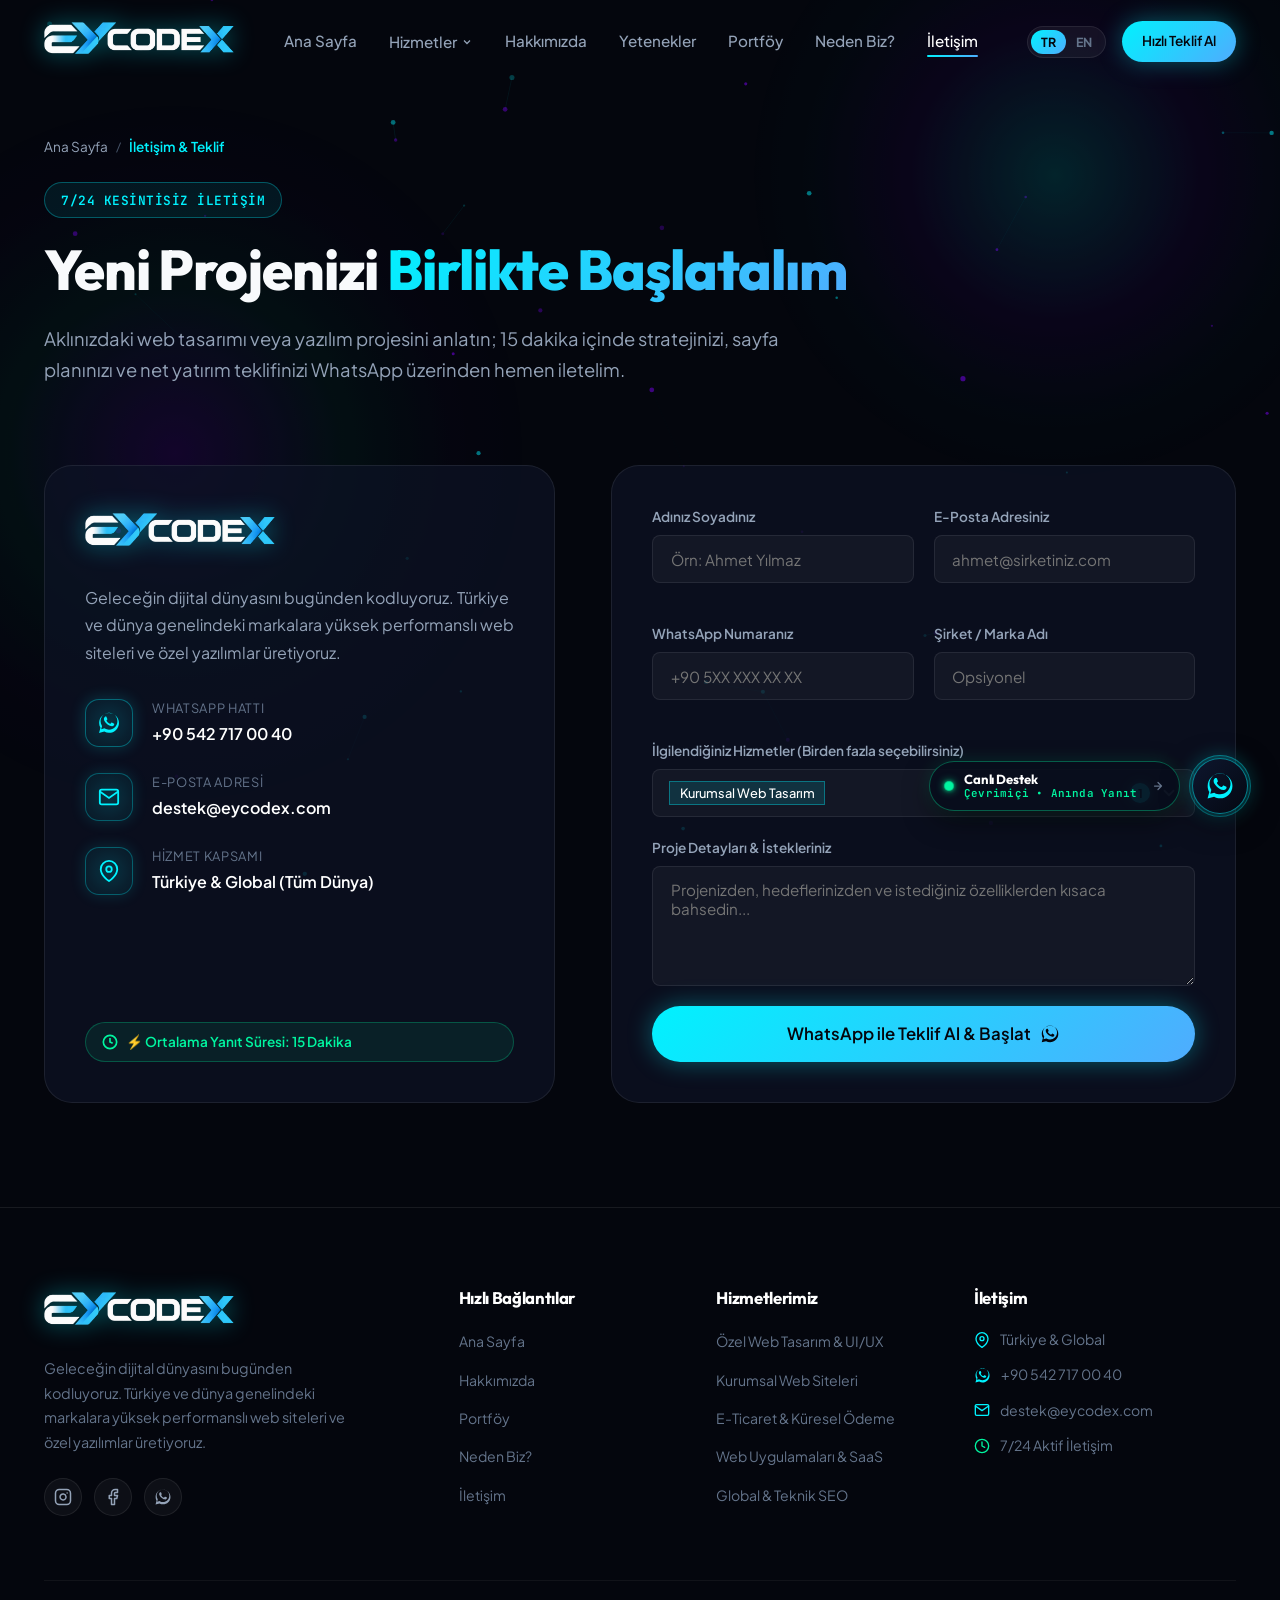
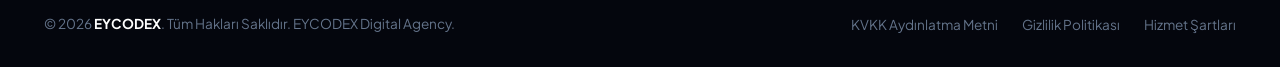
<file: iletisim.html>
<!DOCTYPE html>
<html lang="tr">
<head>
  <meta charset="UTF-8" />
  <meta name="viewport" content="width=device-width, initial-scale=1.0" />
  <title>İletişim & Hızlı Teklif Al | WhatsApp Destek | EYCODEX</title>
  <meta name="description" content="EYCODEX ile yeni web projenizi hemen başlatın. 15 dakikada hızlı yanıt, WhatsApp doğrudan teklif hattı ve Türkiye & küresel kesintisiz iletişim." />
  <meta name="keywords" content="eycodex iletişim, web tasarım teklifi al, web sitesi fiyat teklifi, whatsapp web tasarım, yazılım teklifi" />
  <meta name="robots" content="index, follow" />
  <link rel="canonical" href="https://eycodex.com/iletisim" />
  <link rel="alternate" hreflang="tr" href="https://eycodex.com/iletisim?lang=tr" />
  <link rel="alternate" hreflang="en" href="https://eycodex.com/iletisim?lang=en" />

  <!-- OpenGraph & Twitter Cards -->
  <meta property="og:title" content="İletişim & Hızlı Teklif Al | WhatsApp Destek | EYCODEX" />
  <meta property="og:description" content="Yeni projenizi anlatın, 15 dakika içinde stratejinizi ve teklifinizi hazırlayalım." />
  <meta property="og:image" content="https://eycodex.com/assets/images/og-image.png?v=5" />
  <meta property="og:image:secure_url" content="https://eycodex.com/assets/images/og-image.png?v=5" />
  <meta property="og:image:type" content="image/png" />
  <meta property="og:image:width" content="1200" />
  <meta property="og:image:height" content="630" />
  <meta property="og:image:alt" content="EYCODEX - Profesyonel Web Tasarım & Dijital Ajans" />
  <meta property="og:url" content="https://eycodex.com/iletisim" />
  <meta property="og:type" content="website" />
  <meta name="twitter:card" content="summary_large_image" />
  <meta name="twitter:image" content="https://eycodex.com/assets/images/og-image.png?v=5" />
  <meta name="twitter:image:alt" content="EYCODEX - Profesyonel Web Tasarım & Dijital Ajans" />

  <!-- Favicon -->
  <link rel="icon" type="image/png" href="assets/images/favicon.png?v=4" />
  <link rel="apple-touch-icon" href="assets/images/favicon.png?v=4" />

  <!-- Fonts -->
  <link rel="preconnect" href="https://fonts.googleapis.com" />
  <link rel="preconnect" href="https://fonts.gstatic.com" crossorigin />
  <link href="https://fonts.googleapis.com/css2?family=JetBrains+Mono:wght@400;500;700&family=Outfit:wght@400;500;600;700;800;900&family=Plus+Jakarta+Sans:wght@300;400;500;600;700&display=swap" rel="stylesheet" />

  <!-- Stylesheet -->
  <link rel="stylesheet" href="assets/css/style.css?v=6.9" />

  <!-- Structured Data (JSON-LD) -->
  <script type="application/ld+json">
  {
    "@context": "https://schema.org",
    "@graph": [
      {
        "@type": "ContactPage",
        "@id": "https://eycodex.com/iletisim#webpage",
        "name": "EYCODEX İletişim & Teklif Alma",
        "description": "EYCODEX ile yeni web projeniz için WhatsApp ve doğrudan form üzerinden teklif alın.",
        "url": "https://eycodex.com/iletisim"
      },
      {
        "@type": "LocalBusiness",
        "@id": "https://eycodex.com/#localbusiness",
        "name": "EYCODEX Digital Agency",
        "image": "https://eycodex.com/assets/images/eycodexlogo.webp",
        "telephone": "+905427170040",
        "email": "destek@eycodex.com",
        "url": "https://eycodex.com",
        "sameAs": [
          "https://www.instagram.com/eycodexcom/",
          "https://www.facebook.com/eycodex"
        ],
        "priceRange": "$$",
        "areaServed": "Worldwide",
        "openingHoursSpecification": {
          "@type": "OpeningHoursSpecification",
          "dayOfWeek": [
            "Monday", "Tuesday", "Wednesday", "Thursday", "Friday", "Saturday", "Sunday"
          ],
          "opens": "00:00",
          "closes": "23:59"
        }
      },
      {
        "@type": "BreadcrumbList",
        "itemListElement": [
          { "@type": "ListItem", "position": 1, "name": "Ana Sayfa", "item": "https://eycodex.com/" },
          { "@type": "ListItem", "position": 2, "name": "İletişim", "item": "https://eycodex.com/iletisim" }
        ]
      }
    ]
  }
  </script>
</head>
<body>
  <div class="bg-canvas-container" id="canvas-container"><canvas id="bg-canvas"></canvas></div>
  <div class="ambient-glow glow-1"></div>
  <div class="ambient-glow glow-2"></div>

  <!-- 29 Ekim Cumhuriyet Bayramı Kutlama Barı -->
  <aside id="republicDayBanner" class="celebration-top-bar" role="region" aria-label="29 Ekim Cumhuriyet Bayramı" style="display: none;">
    <div class="celebration-img-wrapper">
      <img src="assets/images/cumhuriyet-bayrami.png" alt="29 Ekim Cumhuriyet Bayramı Kutlu Olsun" class="celebration-banner-img" />
    </div>
  </aside>

  <!-- 10 Kasım Atatürk'ü Anma Barı -->
  <aside id="ataturkMemorialBanner" class="celebration-top-bar memorial-top-bar" role="region" aria-label="10 Kasım Atatürk'ü Anma" style="display: none;">
    <div class="celebration-img-wrapper">
      <img src="assets/images/10-kasim-ataturk.png" alt="10 Kasım Gazi Mustafa Kemal Atatürk'ü Saygı, Minnet ve Özlemle Anıyoruz" class="celebration-banner-img" />
    </div>
  </aside>

  <!-- 24 Kasım Öğretmenler Günü Kutlama Barı -->
  <aside id="teachersDayBanner" class="celebration-top-bar teachers-day-top-bar" role="region" aria-label="24 Kasım Öğretmenler Günü Kutlaması" style="display: none;">
    <div class="celebration-img-wrapper">
      <img src="assets/images/ogretmenler-gunu.jpeg" alt="24 Kasım Öğretmenler Günü Kutlu Olsun" class="celebration-banner-img" fetchpriority="high" />
    </div>
  </aside>

  <!-- Header -->
  <header class="site-header" id="main-header">
    <div class="container">
      <nav class="nav-inner" aria-label="Ana Gezinti">
        <a href="/" class="brand-logo" aria-label="EYCODEX Ana Sayfa">
          <img src="assets/images/eycodexlogo.webp" alt="EYCODEX" class="brand-logo-img" />
        </a>
        <ul class="nav-menu" id="nav-menu">
          <li><a href="/" class="nav-link" data-i18n="nav_home">Ana Sayfa</a></li>
          <li class="nav-item-dropdown">
            <a href="/#services" class="nav-link nav-dropdown-toggle">
              <span data-i18n="nav_services">Hizmetler</span>
              <svg width="12" height="12" viewBox="0 0 24 24" fill="none" stroke="currentColor" stroke-width="2.5"><polyline points="6 9 12 15 18 9"/></svg>
            </a>
            <ul class="nav-dropdown-menu">
              <li class="nav-dropdown-item"><a href="/web-tasarim" class="nav-dropdown-link"><svg width="14" height="14" viewBox="0 0 24 24" fill="none" stroke="currentColor" stroke-width="2"><path d="M12 2L2 7l10 5 10-5-10-5z"/><path d="M2 17l10 5 10-5"/><path d="M2 12l10 5 10-5"/></svg><span data-i18n="svc_1_title">Özel Web Tasarım & UI/UX</span></a></li>
              <li class="nav-dropdown-item"><a href="/kurumsal-web-sitesi" class="nav-dropdown-link"><svg width="14" height="14" viewBox="0 0 24 24" fill="none" stroke="currentColor" stroke-width="2"><rect x="3" y="3" width="18" height="18" rx="3"/><path d="M3 9h18"/><path d="M9 21V9"/></svg><span data-i18n="svc_2_title">Kurumsal Web Siteleri</span></a></li>
              <li class="nav-dropdown-item"><a href="/e-ticaret-yazilimi" class="nav-dropdown-link"><svg width="14" height="14" viewBox="0 0 24 24" fill="none" stroke="currentColor" stroke-width="2"><path d="M6 2L3 6v14a2 2 0 0 0 2 2h14a2 2 0 0 0 2-2V6l-3-4z"/><line x1="3" y1="6" x2="21" y2="6"/></svg><span data-i18n="svc_3_title">E-Ticaret & Küresel Ödeme</span></a></li>
              <li class="nav-dropdown-item"><a href="/web-yazilim-saas" class="nav-dropdown-link"><svg width="14" height="14" viewBox="0 0 24 24" fill="none" stroke="currentColor" stroke-width="2"><rect x="4" y="4" width="16" height="16" rx="2"/><rect x="9" y="9" width="6" height="6"/><line x1="9" y1="1" x2="9" y2="4"/><line x1="15" y1="1" x2="15" y2="4"/></svg><span data-i18n="svc_4_title">Web Uygulamaları & SaaS</span></a></li>
              <li class="nav-dropdown-item"><a href="/seo-optimizasyonu" class="nav-dropdown-link"><svg width="14" height="14" viewBox="0 0 24 24" fill="none" stroke="currentColor" stroke-width="2"><circle cx="11" cy="11" r="8"/><line x1="21" y1="21" x2="16.65" y2="16.65"/></svg><span data-i18n="svc_5_title">Global & Teknik SEO</span></a></li>
            </ul>
          </li>
          <li><a href="/hakkimizda" class="nav-link" data-i18n="nav_about">Hakkımızda</a></li>
          <li><a href="/#skills" class="nav-link" data-i18n="nav_skills">Yetenekler</a></li>
          <li><a href="/#portfolio" class="nav-link" data-i18n="nav_portfolio">Portföy</a></li>
          <li><a href="/#why-us" class="nav-link" data-i18n="nav_why_us">Neden Biz?</a></li>
          <li><a href="/iletisim" class="nav-link active" data-i18n="nav_contact">İletişim</a></li>
          <li class="mobile-menu-cta">
            <a href="/iletisim" class="btn btn-primary" data-i18n="nav_cta">Hızlı Teklif Al</a>
          </li>
        </ul>
        <div class="nav-actions">
          <div class="lang-switcher" aria-label="Language Selector">
            <button class="lang-btn active" data-lang="tr" id="lang-tr-btn">TR</button>
            <button class="lang-btn" data-lang="en" id="lang-en-btn">EN</button>
          </div>
          <a href="/iletisim" class="btn btn-primary btn-sm header-cta-btn" data-i18n="nav_cta">Hızlı Teklif Al</a>
          <button class="mobile-toggle" id="mobile-toggle" aria-label="Menüyü Aç/Kapat" aria-expanded="false">
            <span class="hamburger-bar" style="display:block;width:22px;height:2.5px;background:#00f2fe;border-radius:2px;margin:2px 0;"></span>
            <span class="hamburger-bar" style="display:block;width:22px;height:2.5px;background:#00f2fe;border-radius:2px;margin:2px 0;"></span>
            <span class="hamburger-bar" style="display:block;width:22px;height:2.5px;background:#00f2fe;border-radius:2px;margin:2px 0;"></span>
          </button>
        </div>
      </nav>
    </div>
  </header>

  <main>
    <section class="subpage-hero" style="padding-bottom: 2rem;">
      <div class="container">
        <nav class="breadcrumb-nav" aria-label="Breadcrumb">
          <a href="/">Ana Sayfa</a>
          <span class="breadcrumb-separator">/</span>
          <span class="breadcrumb-current">İletişim & Teklif</span>
        </nav>

        <span class="badge-tag">7/24 Kesintisiz İletişim</span>
        <h1 class="subpage-title">
          Yeni Projenizi <span class="text-gradient">Birlikte Başlatalım</span>
        </h1>
        <p class="subpage-subtitle">
          Aklınızdaki web tasarımı veya yazılım projesini anlatın; 15 dakika içinde stratejinizi, sayfa planınızı ve net yatırım teklifinizi WhatsApp üzerinden hemen iletelim.
        </p>
      </div>
    </section>

    <!-- Contact Direct Grid & Form -->
    <section class="section" id="contact" style="padding-top: 1rem;">
      <div class="container">
        <div class="contact-grid">
          <!-- Left Direct Contact Card -->
          <div class="contact-info-card reveal">
            <div>
              <div class="brand-logo" style="margin-bottom: 1.5rem;">
                <img src="assets/images/eycodexlogo.webp" alt="EYCODEX" class="brand-logo-img" style="height: 54px;" />
              </div>

              <p style="color: var(--text-secondary); line-height: 1.7; margin-bottom: 2rem;" data-i18n="footer_bio">
                Geleceğin dijital dünyasını bugünden kodluyoruz. Türkiye ve dünya genelindeki markalara yüksek performanslı web siteleri ve özel yazılımlar üretiyoruz.
              </p>

              <ul class="contact-direct-list">
                <li class="contact-direct-item">
                  <div class="contact-icon-box icon-box-wa">
                    <svg width="24" height="24" viewBox="0 0 24 24" fill="currentColor"><path d="M12.04 2c-5.46 0-9.91 4.45-9.91 9.91 0 1.75.46 3.45 1.32 4.95L2.05 22l5.25-1.38c1.45.79 3.08 1.21 4.74 1.21 5.46 0 9.91-4.45 9.91-9.91 0-2.65-1.03-5.14-2.9-7.01A9.816 9.816 0 0 0 12.04 2z m.01 16.67c-1.52 0-3.01-.4-4.31-1.16l-.31-.18-3.2.84.85-3.12-.2-.32c-.84-1.34-1.28-2.89-1.28-4.49 0-4.63 3.77-8.4 8.4-8.4 2.25 0 4.36.88 5.95 2.47 1.59 1.59 2.46 3.7 2.46 5.95 0 4.63-3.77 8.41-8.4 8.41z m4.6-6.28c-.25-.13-1.49-.74-1.72-.82-.23-.09-.4-.13-.57.13-.17.25-.66.82-.81.99-.15.17-.3.19-.55.06-.25-.13-1.06-.39-2.02-1.25-.75-.67-1.26-1.5-1.41-1.75-.15-.25-.02-.39.11-.51.11-.11.25-.29.38-.44.13-.15.17-.25.25-.42.08-.17.04-.32-.02-.45-.06-.13-.57-1.37-.78-1.88-.2-.5-.41-.43-.57-.44h-.48c-.17 0-.45.06-.68.32-.23.25-.89.87-.89 2.12 0 1.25.91 2.46 1.04 2.63.13.17 1.8 2.75 4.36 3.86.61.26 1.09.42 1.46.54.61.2 1.17.17 1.61.1.49-.07 1.49-.61 1.7-1.2.21-.59.21-1.1.15-1.2-.06-.11-.23-.17-.48-.3z"/></svg>
                  </div>
                  <div>
                    <div class="contact-detail-title" data-i18n="contact_detail_phone">WhatsApp Hattı</div>
                    <div class="contact-detail-val"><a href="https://wa.me/905427170040" target="_blank" style="color: inherit; text-decoration: none;">+90 542 717 00 40</a></div>
                  </div>
                </li>

                <li class="contact-direct-item">
                  <div class="contact-icon-box">
                    <svg width="22" height="22" viewBox="0 0 24 24" fill="none" stroke="currentColor" stroke-width="2"><path d="M4 4h16c1.1 0 2 .9 2 2v12c0 1.1-.9 2-2 2H4c-1.1 0-2-.9-2-2V6c0-1.1.9-2 2-2z"/><polyline points="22,6 12,13 2,6"/></svg>
                  </div>
                  <div>
                    <div class="contact-detail-title" data-i18n="contact_detail_email">E-Posta Adresi</div>
                    <div class="contact-detail-val"><a href="mailto:destek@eycodex.com" style="color: inherit; text-decoration: none;">destek@eycodex.com</a></div>
                  </div>
                </li>

                <li class="contact-direct-item">
                  <div class="contact-icon-box">
                    <svg width="22" height="22" viewBox="0 0 24 24" fill="none" stroke="currentColor" stroke-width="2"><path d="M21 10c0 7-9 13-9 13s-9-6-9-13a9 9 0 0 1 18 0z"/><circle cx="12" cy="10" r="3"/></svg>
                  </div>
                  <div>
                    <div class="contact-detail-title" data-i18n="contact_detail_location">Hizmet Kapsamı</div>
                    <div class="contact-detail-val" data-i18n="contact_detail_location_val">Türkiye & Global (Tüm Dünya)</div>
                  </div>
                </li>
              </ul>
            </div>

            <div class="response-badge">
              <svg width="16" height="16" viewBox="0 0 24 24" fill="none" stroke="currentColor" stroke-width="2.5"><circle cx="12" cy="12" r="10"/><polyline points="12 6 12 12 16 14"/></svg>
              <span data-i18n="contact_response_time">Ortalama Yanıt Süresi: 15 Dakika</span>
            </div>
          </div>

          <!-- Right Contact Form with Multi-Select Chips -->
          <div class="contact-form-card reveal reveal-delay-1">
            <form id="contact-form">
              <div class="form-row">
                <div class="form-group">
                  <label for="form-name" class="form-label" data-i18n="form_name">Adınız Soyadınız *</label>
                  <input type="text" id="form-name" class="form-control" placeholder="Örn: Ahmet Yılmaz" data-i18n-ph="form_name_ph" required />
                </div>
                <div class="form-group">
                  <label for="form-email" class="form-label" data-i18n="form_email">E-Posta Adresiniz *</label>
                  <input type="email" id="form-email" class="form-control" placeholder="ahmet@sirketiniz.com" data-i18n-ph="form_email_ph" required />
                </div>
              </div>

              <div class="form-row">
                <div class="form-group">
                  <label for="form-phone" class="form-label" data-i18n="form_phone">WhatsApp Numaranız *</label>
                  <input type="tel" id="form-phone" class="form-control" placeholder="+90 5XX XXX XX XX" data-i18n-ph="form_phone_ph" required />
                </div>
                <div class="form-group">
                  <label for="form-company" class="form-label" data-i18n="form_company">Şirket / Marka Adı</label>
                  <input type="text" id="form-company" class="form-control" placeholder="Opsiyonel" data-i18n-ph="form_company_ph" />
                </div>
              </div>

              <div class="form-group">
                <label class="form-label" data-i18n="form_service">İlgilendiğiniz Hizmetler (Birden fazla seçebilirsiniz)</label>
                <div class="custom-multiselect" id="service-multiselect">
                  <button type="button" class="multiselect-trigger" id="service-select-trigger" aria-haspopup="listbox" aria-expanded="false">
                    <div class="multiselect-selected-text" id="service-selected-display">
                      <span class="multiselect-placeholder" data-i18n="select_service_placeholder">Hizmet Seçiniz...</span>
                    </div>
                    <div class="multiselect-trigger-right">
                      <span class="multiselect-count-badge" id="service-count-badge">1</span>
                      <svg class="multiselect-chevron" width="18" height="18" viewBox="0 0 24 24" fill="none" stroke="currentColor" stroke-width="2.5" stroke-linecap="round" stroke-linejoin="round">
                        <polyline points="6 9 12 15 18 9"></polyline>
                      </svg>
                    </div>
                  </button>
                  <div class="multiselect-dropdown" id="service-dropdown-menu">
                    <div class="multiselect-header">
                      <span class="multiselect-header-title" data-i18n="select_services_title">Hizmetleri Seçin</span>
                      <button type="button" class="multiselect-action-btn" id="service-select-all-btn" data-i18n="select_all">Tümünü Seç</button>
                    </div>
                    <div class="multiselect-options" role="listbox" aria-multiselectable="true">
                      <label class="multiselect-option selected">
                        <input type="checkbox" name="services" value="corporate" class="service-chip-input" checked />
                        <span class="multiselect-checkbox-custom">
                          <svg width="12" height="12" viewBox="0 0 24 24" fill="none" stroke="currentColor" stroke-width="3" stroke-linecap="round" stroke-linejoin="round"><polyline points="20 6 9 17 4 12"/></svg>
                        </span>
                        <span class="multiselect-option-label" data-i18n="svc_chip_corporate">Kurumsal Web Tasarım</span>
                      </label>
                      <label class="multiselect-option">
                        <input type="checkbox" name="services" value="ecommerce" class="service-chip-input" />
                        <span class="multiselect-checkbox-custom">
                          <svg width="12" height="12" viewBox="0 0 24 24" fill="none" stroke="currentColor" stroke-width="3" stroke-linecap="round" stroke-linejoin="round"><polyline points="20 6 9 17 4 12"/></svg>
                        </span>
                        <span class="multiselect-option-label" data-i18n="svc_chip_ecommerce">E-Ticaret & Satış</span>
                      </label>
                      <label class="multiselect-option">
                        <input type="checkbox" name="services" value="webapp" class="service-chip-input" />
                        <span class="multiselect-checkbox-custom">
                          <svg width="12" height="12" viewBox="0 0 24 24" fill="none" stroke="currentColor" stroke-width="3" stroke-linecap="round" stroke-linejoin="round"><polyline points="20 6 9 17 4 12"/></svg>
                        </span>
                        <span class="multiselect-option-label" data-i18n="svc_chip_webapp">Özel Web Yazılım / SaaS</span>
                      </label>
                      <label class="multiselect-option">
                        <input type="checkbox" name="services" value="seo" class="service-chip-input" />
                        <span class="multiselect-checkbox-custom">
                          <svg width="12" height="12" viewBox="0 0 24 24" fill="none" stroke="currentColor" stroke-width="3" stroke-linecap="round" stroke-linejoin="round"><polyline points="20 6 9 17 4 12"/></svg>
                        </span>
                        <span class="multiselect-option-label" data-i18n="svc_chip_seo">Global & Teknik SEO</span>
                      </label>
                      <label class="multiselect-option">
                        <input type="checkbox" name="services" value="uiux" class="service-chip-input" />
                        <span class="multiselect-checkbox-custom">
                          <svg width="12" height="12" viewBox="0 0 24 24" fill="none" stroke="currentColor" stroke-width="3" stroke-linecap="round" stroke-linejoin="round"><polyline points="20 6 9 17 4 12"/></svg>
                        </span>
                        <span class="multiselect-option-label" data-i18n="svc_chip_uiux">UI/UX & Marka Tasarımı</span>
                      </label>
                      <label class="multiselect-option">
                        <input type="checkbox" name="services" value="custom" class="service-chip-input" />
                        <span class="multiselect-checkbox-custom">
                          <svg width="12" height="12" viewBox="0 0 24 24" fill="none" stroke="currentColor" stroke-width="3" stroke-linecap="round" stroke-linejoin="round"><polyline points="20 6 9 17 4 12"/></svg>
                        </span>
                        <span class="multiselect-option-label" data-i18n="svc_chip_custom">Diğer / Özel Proje</span>
                      </label>
                    </div>
                  </div>
                </div>
              </div>

              <div class="form-group">
                <label for="form-message" class="form-label" data-i18n="form_message">Proje Detayları & İstekleriniz *</label>
                <textarea id="form-message" class="form-control" placeholder="Projenizden, hedeflerinizden ve istediğiniz özelliklerden kısaca bahsedin..." data-i18n-ph="form_message_ph" required></textarea>
              </div>

              <button type="submit" class="btn btn-primary" style="width: 100%; padding: 1.1rem; font-size: 1.05rem;" id="contact-submit-btn">
                <span data-i18n="form_submit">WhatsApp ile Teklif Al & Başlat</span>
                <svg width="20" height="20" viewBox="0 0 24 24" fill="currentColor"><path d="M12.04 2c-5.46 0-9.91 4.45-9.91 9.91 0 1.75.46 3.45 1.32 4.95L2.05 22l5.25-1.38c1.45.79 3.08 1.21 4.74 1.21 5.46 0 9.91-4.45 9.91-9.91 0-2.65-1.03-5.14-2.9-7.01A9.816 9.816 0 0 0 12.04 2z m.01 16.67c-1.52 0-3.01-.4-4.31-1.16l-.31-.18-3.2.84.85-3.12-.2-.32c-.84-1.34-1.28-2.89-1.28-4.49 0-4.63 3.77-8.4 8.4-8.4 2.25 0 4.36.88 5.95 2.47 1.59 1.59 2.46 3.7 2.46 5.95 0 4.63-3.77 8.41-8.4 8.41z m4.6-6.28c-.25-.13-1.49-.74-1.72-.82-.23-.09-.4-.13-.57.13-.17.25-.66.82-.81.99-.15.17-.3.19-.55.06-.25-.13-1.06-.39-2.02-1.25-.75-.67-1.26-1.5-1.41-1.75-.15-.25-.02-.39.11-.51.11-.11.25-.29.38-.44.13-.15.17-.25.25-.42.08-.17.04-.32-.02-.45-.06-.13-.57-1.37-.78-1.88-.2-.5-.41-.43-.57-.44h-.48c-.17 0-.45.06-.68.32-.23.25-.89.87-.89 2.12 0 1.25.91 2.46 1.04 2.63.13.17 1.8 2.75 4.36 3.86.61.26 1.09.42 1.46.54.61.2 1.17.17 1.61.1.49-.07 1.49-.61 1.7-1.2.21-.59.21-1.1.15-1.2-.06-.11-.23-.17-.48-.3z"/></svg>
              </button>
            </form>
          </div>
        </div>
      </div>
    </section>
  </main>

  <!-- Footer -->
  <footer class="site-footer">
    <div class="container">
      <div class="footer-grid">
        <!-- Col 1: Bio -->
        <div>
          <a href="/" class="brand-logo" style="margin-bottom: 1rem;" aria-label="EYCODEX Home">
            <img src="assets/images/eycodexlogo.webp" alt="EYCODEX" class="brand-logo-img" style="height: 48px;" />
          </a>
          <p class="footer-bio" data-i18n="footer_bio">
            Geleceğin dijital dünyasını bugünden kodluyoruz. Türkiye ve dünya genelindeki markalara yüksek performanslı web siteleri ve özel yazılımlar üretiyoruz.
          </p>
          <div class="footer-socials">
            <a href="https://www.instagram.com/eycodexcom/" target="_blank" class="social-link" aria-label="Instagram">
              <svg width="18" height="18" viewBox="0 0 24 24" fill="none" stroke="currentColor" stroke-width="2" stroke-linecap="round" stroke-linejoin="round"><rect x="2" y="2" width="20" height="20" rx="5" ry="5"/><path d="M16 11.37A4 4 0 1 1 12.63 8 4 4 0 0 1 16 11.37z"/><line x1="17.5" y1="6.5" x2="17.51" y2="6.5"/></svg>
            </a>
            <a href="https://www.facebook.com/eycodex" target="_blank" class="social-link" aria-label="Facebook">
              <svg width="18" height="18" viewBox="0 0 24 24" fill="none" stroke="currentColor" stroke-width="2" stroke-linecap="round" stroke-linejoin="round"><path d="M18 2h-3a5 5 0 0 0-5 5v3H7v4h3v8h4v-8h3l1-4h-4V7a1 1 0 0 1 1-1h3z"/></svg>
            </a>
            <a href="https://wa.me/905427170040" target="_blank" class="social-link" aria-label="WhatsApp">
              <svg width="18" height="18" viewBox="0 0 24 24" fill="currentColor"><path d="M12.04 2c-5.46 0-9.91 4.45-9.91 9.91 0 1.75.46 3.45 1.32 4.95L2.05 22l5.25-1.38c1.45.79 3.08 1.21 4.74 1.21 5.46 0 9.91-4.45 9.91-9.91 0-2.65-1.03-5.14-2.9-7.01A9.816 9.816 0 0 0 12.04 2z m.01 16.67c-1.52 0-3.01-.4-4.31-1.16l-.31-.18-3.2.84.85-3.12-.2-.32c-.84-1.34-1.28-2.89-1.28-4.49 0-4.63 3.77-8.4 8.4-8.4 2.25 0 4.36.88 5.95 2.47 1.59 1.59 2.46 3.7 2.46 5.95 0 4.63-3.77 8.41-8.4 8.41z m4.6-6.28c-.25-.13-1.49-.74-1.72-.82-.23-.09-.4-.13-.57.13-.17.25-.66.82-.81.99-.15.17-.3.19-.55.06-.25-.13-1.06-.39-2.02-1.25-.75-.67-1.26-1.5-1.41-1.75-.15-.25-.02-.39.11-.51.11-.11.25-.29.38-.44.13-.15.17-.25.25-.42.08-.17.04-.32-.02-.45-.06-.13-.57-1.37-.78-1.88-.2-.5-.41-.43-.57-.44h-.48c-.17 0-.45.06-.68.32-.23.25-.89.87-.89 2.12 0 1.25.91 2.46 1.04 2.63.13.17 1.8 2.75 4.36 3.86.61.26 1.09.42 1.46.54.61.2 1.17.17 1.61.1.49-.07 1.49-.61 1.7-1.2.21-.59.21-1.1.15-1.2-.06-.11-.23-.17-.48-.3z"/></svg>
            </a>
          </div>
        </div>

        <!-- Col 2: Quick Links -->
        <div>
          <h4 class="footer-col-title" data-i18n="footer_quick_links">Hızlı Bağlantılar</h4>
          <ul class="footer-links-list">
            <li><a href="/" class="footer-link" data-i18n="nav_home">Ana Sayfa</a></li>
            <li><a href="/hakkimizda" class="footer-link" data-i18n="nav_about">Hakkımızda</a></li>
            <li><a href="/#portfolio" class="footer-link" data-i18n="nav_portfolio">Portföy</a></li>
            <li><a href="/#why-us" class="footer-link" data-i18n="nav_why_us">Neden Biz?</a></li>
            <li><a href="/iletisim" class="footer-link" data-i18n="nav_contact">İletişim & Teklif</a></li>
          </ul>
        </div>

        <!-- Col 3: Services -->
        <div>
          <h4 class="footer-col-title" data-i18n="footer_services">Hizmetlerimiz</h4>
          <ul class="footer-links-list">
            <li><a href="/web-tasarim" class="footer-link" data-i18n="svc_1_title">Özel Web Tasarım</a></li>
            <li><a href="/kurumsal-web-sitesi" class="footer-link" data-i18n="svc_2_title">Kurumsal Web Siteleri</a></li>
            <li><a href="/e-ticaret-yazilimi" class="footer-link" data-i18n="svc_3_title">E-Ticaret Çözümleri</a></li>
            <li><a href="/web-yazilim-saas" class="footer-link" data-i18n="svc_4_title">Web Uygulamaları & SaaS</a></li>
            <li><a href="/seo-optimizasyonu" class="footer-link" data-i18n="svc_5_title">Global & Teknik SEO</a></li>
          </ul>
        </div>

        <!-- Col 4: Contact summary -->
        <div>
          <h4 class="footer-col-title" data-i18n="nav_contact">İletişim</h4>
          <ul class="footer-links-list">
            <li class="footer-link-with-icon">
              <svg width="16" height="16" viewBox="0 0 24 24" fill="none" stroke="var(--cyan)" stroke-width="2" stroke-linecap="round" stroke-linejoin="round"><path d="M21 10c0 7-9 13-9 13s-9-6-9-13a9 9 0 0 1 18 0z"/><circle cx="12" cy="10" r="3"/></svg>
              <span data-i18n="footer_coverage">Türkiye & Global</span>
            </li>
            <li class="footer-link-with-icon">
              <svg width="17" height="17" viewBox="0 0 24 24" fill="var(--cyan)"><path d="M12.04 2c-5.46 0-9.91 4.45-9.91 9.91 0 1.75.46 3.45 1.32 4.95L2.05 22l5.25-1.38c1.45.79 3.08 1.21 4.74 1.21 5.46 0 9.91-4.45 9.91-9.91 0-2.65-1.03-5.14-2.9-7.01A9.816 9.816 0 0 0 12.04 2z m.01 16.67c-1.52 0-3.01-.4-4.31-1.16l-.31-.18-3.2.84.85-3.12-.2-.32c-.84-1.34-1.28-2.89-1.28-4.49 0-4.63 3.77-8.4 8.4-8.4 2.25 0 4.36.88 5.95 2.47 1.59 1.59 2.46 3.7 2.46 5.95 0 4.63-3.77 8.41-8.4 8.41z m4.6-6.28c-.25-.13-1.49-.74-1.72-.82-.23-.09-.4-.13-.57.13-.17.25-.66.82-.81.99-.15.17-.3.19-.55.06-.25-.13-1.06-.39-2.02-1.25-.75-.67-1.26-1.5-1.41-1.75-.15-.25-.02-.39.11-.51.11-.11.25-.29.38-.44.13-.15.17-.25.25-.42.08-.17.04-.32-.02-.45-.06-.13-.57-1.37-.78-1.88-.2-.5-.41-.43-.57-.44h-.48c-.17 0-.45.06-.68.32-.23.25-.89.87-.89 2.12 0 1.25.91 2.46 1.04 2.63.13.17 1.8 2.75 4.36 3.86.61.26 1.09.42 1.46.54.61.2 1.17.17 1.61.1.49-.07 1.49-.61 1.7-1.2.21-.59.21-1.1.15-1.2-.06-.11-.23-.17-.48-.3z"/></svg>
              <span><a href="https://wa.me/905427170040" target="_blank" style="color: inherit; text-decoration: none;">+90 542 717 00 40</a></span>
            </li>
            <li class="footer-link-with-icon">
              <svg width="16" height="16" viewBox="0 0 24 24" fill="none" stroke="var(--cyan)" stroke-width="2" stroke-linecap="round" stroke-linejoin="round"><path d="M4 4h16c1.1 0 2 .9 2 2v12c0 1.1-.9 2-2 2H4c-1.1 0-2-.9-2-2V6c0-1.1.9-2 2-2z"/><polyline points="22,6 12,13 2,6"/></svg>
              <span><a href="mailto:destek@eycodex.com" style="color: inherit; text-decoration: none;">destek@eycodex.com</a></span>
            </li>
            <li class="footer-link-with-icon">
              <svg width="16" height="16" viewBox="0 0 24 24" fill="none" stroke="var(--emerald)" stroke-width="2" stroke-linecap="round" stroke-linejoin="round"><circle cx="12" cy="12" r="10"/><polyline points="12 6 12 12 16 14"/></svg>
              <span data-i18n="footer_active_support">7/24 Aktif İletişim</span>
            </li>
          </ul>
        </div>
      </div>

      <div class="footer-bottom">
        <div>
          &copy; <span id="current-year">2026</span> <strong style="color: #fff;">EYCODEX</strong>. <span data-i18n="footer_copyright">Tüm Hakları Saklıdır.</span>
        </div>
        <div class="footer-legal-links">
          <button class="legal-btn" onclick="openLegalModal('kvkk')" data-i18n="footer_kvkk">KVKK Aydınlatma Metni</button>
          <button class="legal-btn" onclick="openLegalModal('privacy')" data-i18n="footer_privacy">Gizlilik Politikası</button>
          <button class="legal-btn" onclick="openLegalModal('terms')" data-i18n="footer_terms">Hizmet Şartları</button>
        </div>
      </div>
    </div>
  </footer>

  <!-- Floating Actions (WhatsApp & Back to Top) -->
  <div class="floating-actions">
    <div class="float-whatsapp-group">
      <a href="https://api.whatsapp.com/send?phone=905427170040&text=Merhaba%20EYCODEX!%20%C4%B0leti%C5%9Fim%20ve%20proje%20hakk%C4%B1nda%20g%C3%B6r%C3%BC%C5%9Fmek%20istiyorum." target="_blank" class="float-whatsapp-badge" aria-label="Canlı Destek" id="float-whatsapp-badge">
        <span class="float-badge-pulse">
          <span class="pulse-radar"></span>
          <span class="pulse-center"></span>
        </span>
        <div class="float-badge-content">
          <span class="float-badge-title" data-i18n="float_wa_title">Canlı Destek</span>
          <span class="float-badge-sub" data-i18n="float_wa_subtitle">Çevrimiçi • Anında Yanıt</span>
        </div>
        <div class="float-badge-arrow">
          <svg width="12" height="12" viewBox="0 0 24 24" fill="none" stroke="currentColor" stroke-width="2.5" stroke-linecap="round" stroke-linejoin="round"><path d="M5 12h14M12 5l7 7-7 7"/></svg>
        </div>
      </a>
      <a href="https://api.whatsapp.com/send?phone=905427170040&text=Merhaba%20EYCODEX!%20%C4%B0leti%C5%9Fim%20ve%20proje%20hakk%C4%B1nda%20g%C3%B6r%C3%BC%C5%9Fmek%20istiyorum." target="_blank" class="float-whatsapp" aria-label="WhatsApp İletişim" id="float-whatsapp-btn">
        <svg width="32" height="32" viewBox="0 0 24 24" fill="currentColor"><path d="M12.04 2c-5.46 0-9.91 4.45-9.91 9.91 0 1.75.46 3.45 1.32 4.95L2.05 22l5.25-1.38c1.45.79 3.08 1.21 4.74 1.21 5.46 0 9.91-4.45 9.91-9.91 0-2.65-1.03-5.14-2.9-7.01A9.816 9.816 0 0 0 12.04 2z m.01 16.67c-1.52 0-3.01-.4-4.31-1.16l-.31-.18-3.2.84.85-3.12-.2-.32c-.84-1.34-1.28-2.89-1.28-4.49 0-4.63 3.77-8.4 8.4-8.4 2.25 0 4.36.88 5.95 2.47 1.59 1.59 2.46 3.7 2.46 5.95 0 4.63-3.77 8.41-8.4 8.41z m4.6-6.28c-.25-.13-1.49-.74-1.72-.82-.23-.09-.4-.13-.57.13-.17.25-.66.82-.81.99-.15.17-.3.19-.55.06-.25-.13-1.06-.39-2.02-1.25-.75-.67-1.26-1.5-1.41-1.75-.15-.25-.02-.39.11-.51.11-.11.25-.29.38-.44.13-.15.17-.25.25-.42.08-.17.04-.32-.02-.45-.06-.13-.57-1.37-.78-1.88-.2-.5-.41-.43-.57-.44h-.48c-.17 0-.45.06-.68.32-.23.25-.89.87-.89 2.12 0 1.25.91 2.46 1.04 2.63.13.17 1.8 2.75 4.36 3.86.61.26 1.09.42 1.46.54.61.2 1.17.17 1.61.1.49-.07 1.49-.61 1.7-1.2.21-.59.21-1.1.15-1.2-.06-.11-.23-.17-.48-.3z"/></svg>
      </a>
    </div>
    <button class="back-to-top" id="back-to-top" aria-label="Yukarı Çık">
      <svg width="20" height="20" viewBox="0 0 24 24" fill="none" stroke="currentColor" stroke-width="2.5" stroke-linecap="round" stroke-linejoin="round"><path d="M18 15l-6-6-6 6"/></svg>
    </button>
  </div>

  <!-- Legal Info Modal (KVKK / Privacy / Terms) -->
  <div class="modal-backdrop" id="legal-modal">
    <div class="modal-dialog">
      <button class="modal-close-btn" onclick="closeModal('legal-modal')" aria-label="Kapat">
        <svg width="18" height="18" viewBox="0 0 24 24" fill="none" stroke="currentColor" stroke-width="2.5" stroke-linecap="round" stroke-linejoin="round"><line x1="18" y1="6" x2="6" y2="18"/><line x1="6" y1="6" x2="18" y2="18"/></svg>
      </button>
      <div id="legal-modal-body"></div>
    </div>
  </div>

  <!-- Toast Notification Container -->
  <div id="toast-container" class="toast-container"></div>

  <!-- Scripts -->
  <script src="assets/js/i18n.js?v=5.2"></script>
  <script src="assets/js/main.js?v=6.9"></script>
</body>
</html>
</file>
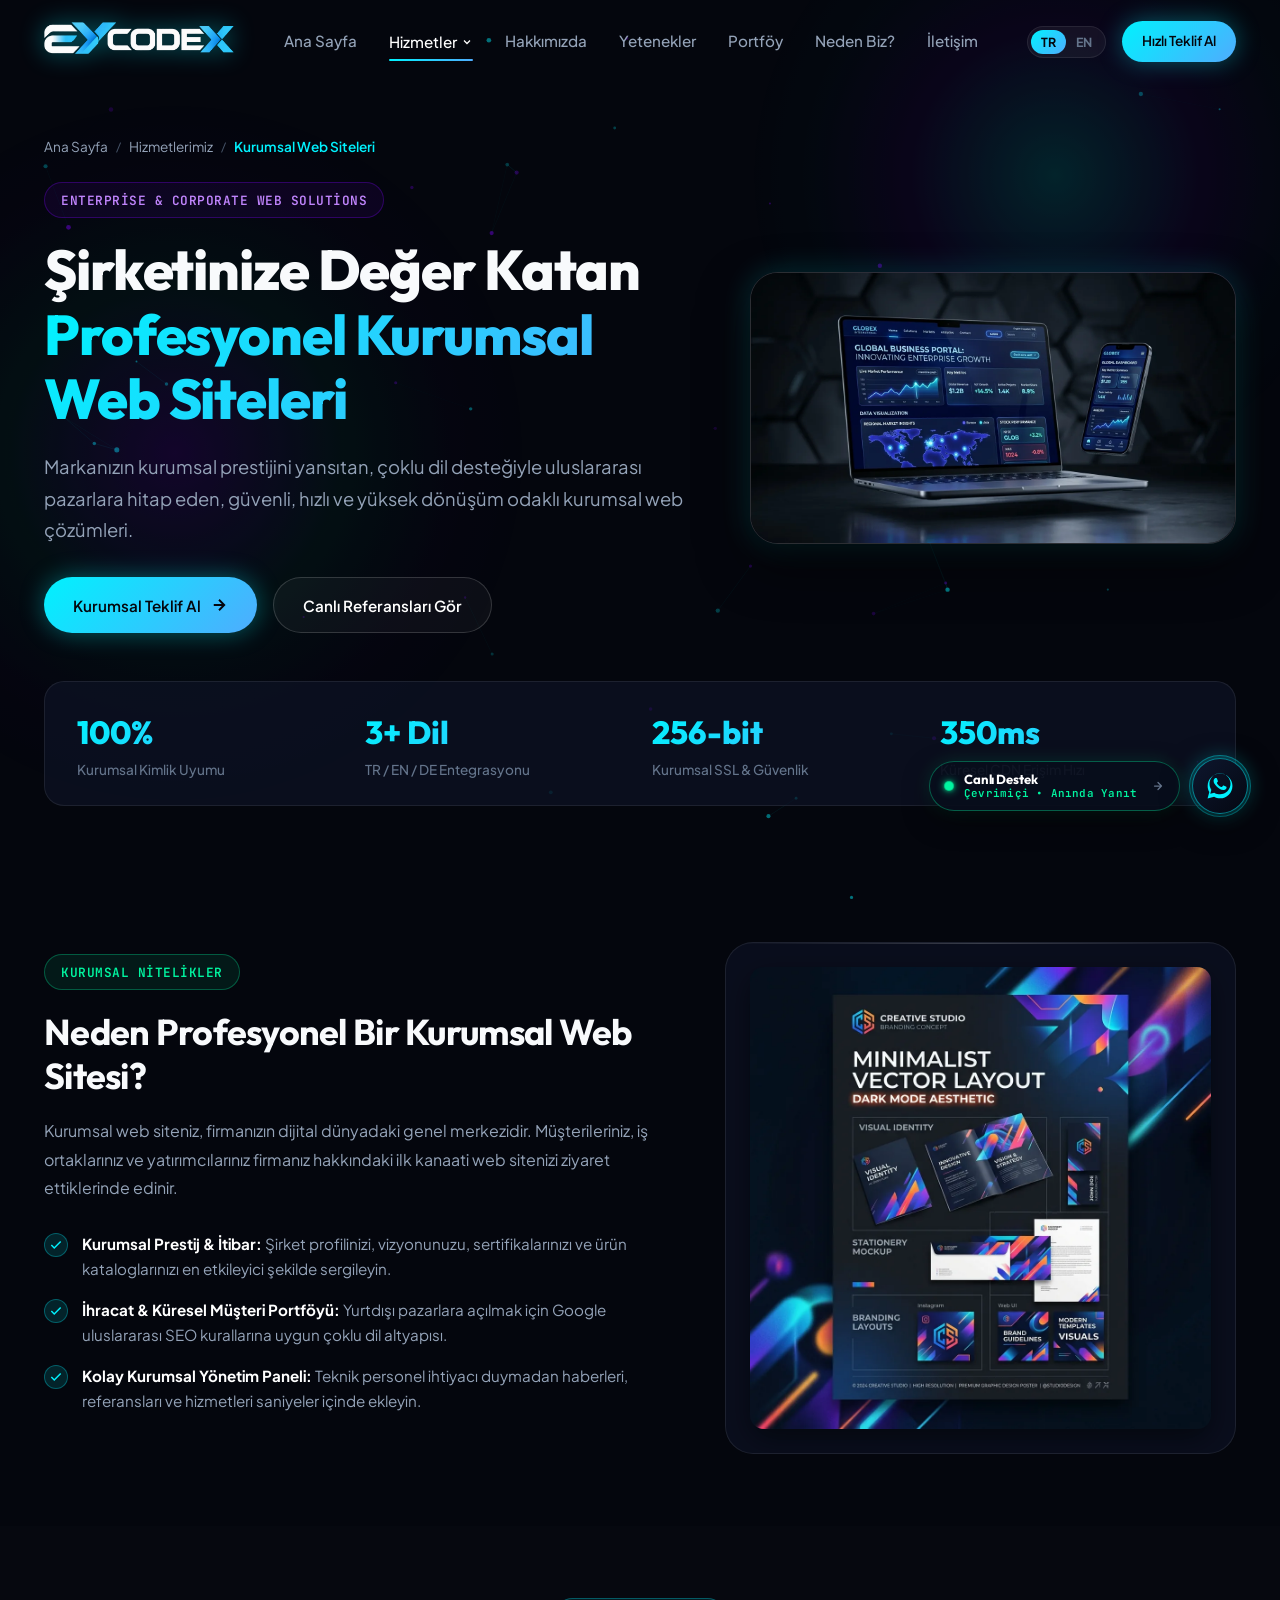
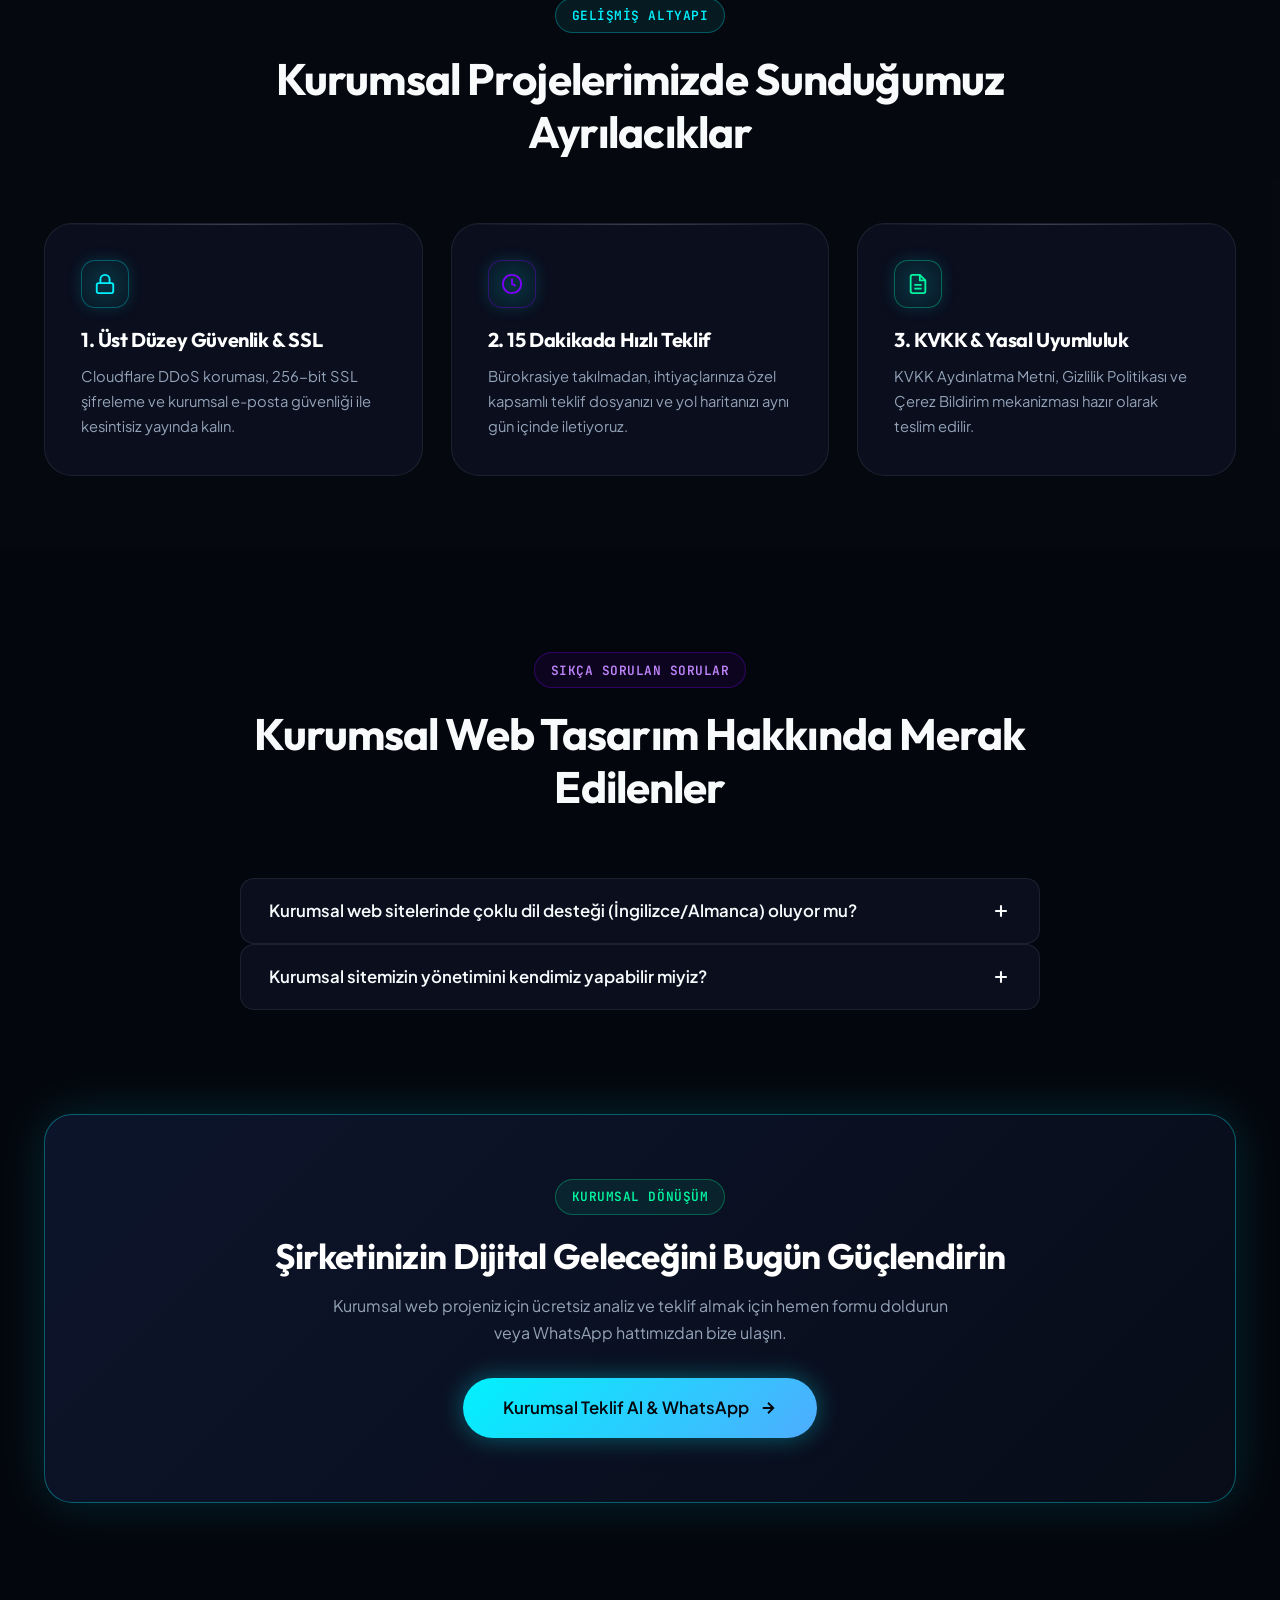
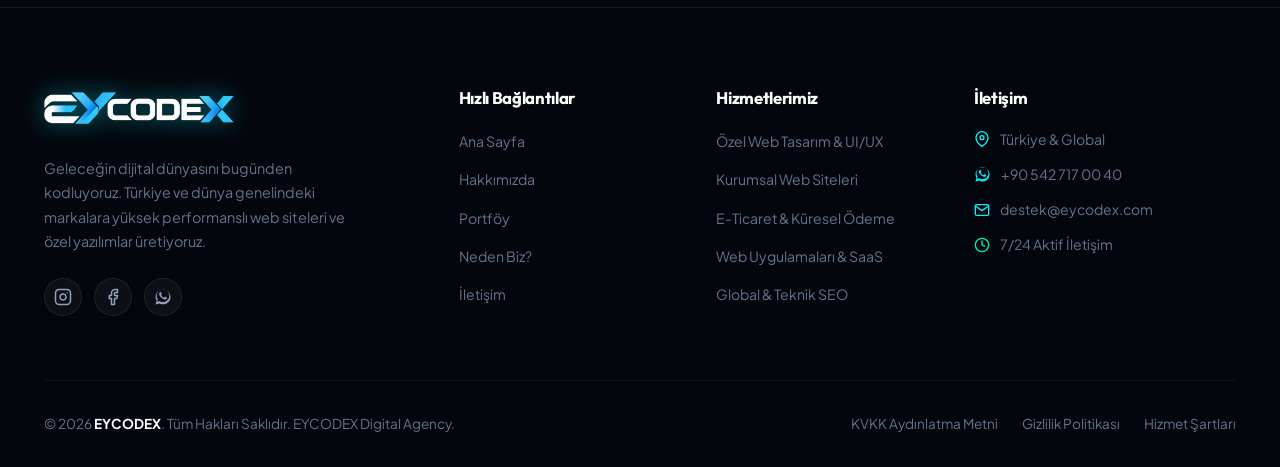
<file: kurumsal-web-sitesi.html>
<!DOCTYPE html>
<html lang="tr">

<head>
  <meta charset="UTF-8" />
  <meta name="viewport" content="width=device-width, initial-scale=1.0" />
  <title>Kurumsal Web Tasarım & Profesyonel Şirket Siteleri | EYCODEX</title>
  <meta name="description"
    content="Şirketinizi Türkiye ve küresel pazarda en üst seviyede temsil eden prestijli kurumsal web siteleri. Çoklu dil desteği, kurumsal kimlik uyumu ve yüksek hız." />
  <meta name="keywords"
    content="kurumsal web tasarım, şirket web sitesi, kurumsal web sitesi fiyatları, profesyonel web sitesi, kurumsal kimlik tasarımı, b2b web sitesi" />
  <meta name="robots" content="index, follow" />
  <link rel="canonical" href="https://eycodex.com/kurumsal-web-sitesi" />
  <link rel="alternate" hreflang="tr" href="https://eycodex.com/kurumsal-web-sitesi?lang=tr" />
  <link rel="alternate" hreflang="en" href="https://eycodex.com/kurumsal-web-sitesi?lang=en" />

  <!-- OpenGraph & Twitter Cards -->
  <meta property="og:title" content="Kurumsal Web Tasarım & Profesyonel Şirket Siteleri | EYCODEX" />
  <meta property="og:description"
    content="Şirketinizi küresel arenada liderliğe taşıyan kurumsal web siteleri. Prestij, hız ve güvenlik bir arada." />
  <meta property="og:image" content="https://eycodex.com/assets/images/showcase/corporate-identity-mockup.webp" />
  <meta property="og:url" content="https://eycodex.com/kurumsal-web-sitesi" />
  <meta property="og:type" content="website" />
  <meta name="twitter:card" content="summary_large_image" />

  <!-- Favicon -->
  <link rel="icon" type="image/png" href="assets/images/favicon.png?v=4" />
  <link rel="apple-touch-icon" href="assets/images/favicon.png?v=4" />

  <!-- Fonts -->
  <link rel="preconnect" href="https://fonts.googleapis.com" />
  <link rel="preconnect" href="https://fonts.gstatic.com" crossorigin />
  <link
    href="https://fonts.googleapis.com/css2?family=JetBrains+Mono:wght@400;500;700&family=Outfit:wght@400;500;600;700;800;900&family=Plus+Jakarta+Sans:wght@300;400;500;600;700&display=swap"
    rel="stylesheet" />

  <!-- Stylesheet -->
  <link rel="stylesheet" href="assets/css/style.css?v=6.9" />

  <!-- Structured Data (JSON-LD) -->
  <script type="application/ld+json">
  {
    "@context": "https://schema.org",
    "@graph": [
      {
        "@type": "Service",
        "@id": "https://eycodex.com/kurumsal-web-sitesi#service",
        "name": "Kurumsal Web Tasarım & Şirket Siteleri",
        "serviceType": "Corporate Web Development",
        "provider": {
          "@type": "Organization",
          "name": "EYCODEX Digital Agency",
          "url": "https://eycodex.com"
        },
        "description": "Orta ve büyük ölçekli şirketler, holdingler ve markalar için prestijli, çok dilli, KVKK/GDPR uyumlu kurumsal web siteleri geliştirme hizmeti.",
        "areaServed": "Worldwide"
      },
      {
        "@type": "BreadcrumbList",
        "itemListElement": [
          { "@type": "ListItem", "position": 1, "name": "Ana Sayfa", "item": "https://eycodex.com/" },
          { "@type": "ListItem", "position": 2, "name": "Hizmetler", "item": "https://eycodex.com/#services" },
          { "@type": "ListItem", "position": 3, "name": "Kurumsal Web Siteleri", "item": "https://eycodex.com/kurumsal-web-sitesi" }
        ]
      },
      {
        "@type": "FAQPage",
        "mainEntity": [
          {
            "@type": "Question",
            "name": "Kurumsal web sitelerinde çoklu dil desteği (İngilizce/Almanca) oluyor mu?",
            "acceptedAnswer": {
              "@type": "Answer",
              "text": "Evet. Kurumsal sitelerimizde Türkçe, İngilizce, Almanca ve talep edilen tüm diller için arama motoru uyumlu (hreflang standartlarında) çoklu dil altyapısı kuruyoruz."
            }
          },
          {
            "@type": "Question",
            "name": "Kurumsal sitemizin yönetimini kendimiz yapabilir miyiz?",
            "acceptedAnswer": {
              "@type": "Answer",
              "text": "Evet. Kodlama bilgisi gerektirmeyen, kullanımı son derece pratik kurumsal yönetim paneli (CMS) teslim ediyoruz. Metin, görsel ve içerikleri dilediğiniz an güncelleyebilirsiniz."
            }
          },
          {
            "@type": "Question",
            "name": "KVKK ve Gizlilik Sözleşmesi sayfaları dahil mi?",
            "acceptedAnswer": {
              "@type": "Answer",
              "text": "Evet. Tüm yasal uyumluluklar, KVKK aydınlatma metinleri, Gizlilik Politikası ve Çerez Onay Sistemleri projenize eksiksiz entegre edilir."
            }
          }
        ]
      }
    ]
  }
  </script>
</head>

<body>
  <div class="bg-canvas-container" id="canvas-container"><canvas id="bg-canvas"></canvas></div>
  <div class="ambient-glow glow-1"></div>
  <div class="ambient-glow glow-2"></div>

  <!-- 29 Ekim Cumhuriyet Bayramı Kutlama Barı -->
  <aside id="republicDayBanner" class="celebration-top-bar" role="region" aria-label="29 Ekim Cumhuriyet Bayramı"
    style="display: none;">
    <div class="celebration-img-wrapper">
      <img src="assets/images/cumhuriyet-bayrami.png" alt="29 Ekim Cumhuriyet Bayramı Kutlu Olsun"
        class="celebration-banner-img" />
    </div>
  </aside>

  <!-- 10 Kasım Atatürk'ü Anma Barı -->
  <aside id="ataturkMemorialBanner" class="celebration-top-bar memorial-top-bar" role="region"
    aria-label="10 Kasım Atatürk'ü Anma" style="display: none;">
    <div class="celebration-img-wrapper">
      <img src="assets/images/10-kasim-ataturk.png"
        alt="10 Kasım Gazi Mustafa Kemal Atatürk'ü Saygı, Minnet ve Özlemle Anıyoruz" class="celebration-banner-img" />
    </div>
  </aside>

  <!-- 24 Kasım Öğretmenler Günü Kutlama Barı -->
  <aside id="teachersDayBanner" class="celebration-top-bar teachers-day-top-bar" role="region" aria-label="24 Kasım Öğretmenler Günü Kutlaması" style="display: none;">
    <div class="celebration-img-wrapper">
      <img src="assets/images/ogretmenler-gunu.jpeg" alt="24 Kasım Öğretmenler Günü Kutlu Olsun" class="celebration-banner-img" fetchpriority="high" />
    </div>
  </aside>

  <!-- Header -->
  <header class="site-header" id="main-header">
    <div class="container">
      <nav class="nav-inner" aria-label="Ana Gezinti">
        <a href="/" class="brand-logo" aria-label="EYCODEX Ana Sayfa">
          <img src="assets/images/eycodexlogo.webp" alt="EYCODEX" class="brand-logo-img" />
        </a>
        <ul class="nav-menu" id="nav-menu">
          <li><a href="/" class="nav-link" data-i18n="nav_home">Ana Sayfa</a></li>
          <li class="nav-item-dropdown">
            <a href="/#services" class="nav-link active nav-dropdown-toggle">
              <span data-i18n="nav_services">Hizmetler</span>
              <svg width="12" height="12" viewBox="0 0 24 24" fill="none" stroke="currentColor" stroke-width="2.5">
                <polyline points="6 9 12 15 18 9" />
              </svg>
            </a>
            <ul class="nav-dropdown-menu">
              <li class="nav-dropdown-item"><a href="/web-tasarim" class="nav-dropdown-link"><svg width="14" height="14"
                    viewBox="0 0 24 24" fill="none" stroke="currentColor" stroke-width="2">
                    <path d="M12 2L2 7l10 5 10-5-10-5z" />
                    <path d="M2 17l10 5 10-5" />
                    <path d="M2 12l10 5 10-5" />
                  </svg><span data-i18n="svc_1_title">Özel Web Tasarım & UI/UX</span></a></li>
              <li class="nav-dropdown-item"><a href="/kurumsal-web-sitesi" class="nav-dropdown-link"><svg width="14"
                    height="14" viewBox="0 0 24 24" fill="none" stroke="currentColor" stroke-width="2">
                    <rect x="3" y="3" width="18" height="18" rx="3" />
                    <path d="M3 9h18" />
                    <path d="M9 21V9" />
                  </svg><span data-i18n="svc_2_title">Kurumsal Web Siteleri</span></a></li>
              <li class="nav-dropdown-item"><a href="/e-ticaret-yazilimi" class="nav-dropdown-link"><svg width="14"
                    height="14" viewBox="0 0 24 24" fill="none" stroke="currentColor" stroke-width="2">
                    <path d="M6 2L3 6v14a2 2 0 0 0 2 2h14a2 2 0 0 0 2-2V6l-3-4z" />
                    <line x1="3" y1="6" x2="21" y2="6" />
                  </svg><span data-i18n="svc_3_title">E-Ticaret & Küresel Ödeme</span></a></li>
              <li class="nav-dropdown-item"><a href="/web-yazilim-saas" class="nav-dropdown-link"><svg width="14"
                    height="14" viewBox="0 0 24 24" fill="none" stroke="currentColor" stroke-width="2">
                    <rect x="4" y="4" width="16" height="16" rx="2" />
                    <rect x="9" y="9" width="6" height="6" />
                    <line x1="9" y1="1" x2="9" y2="4" />
                    <line x1="15" y1="1" x2="15" y2="4" />
                  </svg><span data-i18n="svc_4_title">Web Uygulamaları & SaaS</span></a></li>
              <li class="nav-dropdown-item"><a href="/seo-optimizasyonu" class="nav-dropdown-link"><svg width="14"
                    height="14" viewBox="0 0 24 24" fill="none" stroke="currentColor" stroke-width="2">
                    <circle cx="11" cy="11" r="8" />
                    <line x1="21" y1="21" x2="16.65" y2="16.65" />
                  </svg><span data-i18n="svc_5_title">Global & Teknik SEO</span></a></li>
            </ul>
          </li>
          <li><a href="/hakkimizda" class="nav-link" data-i18n="nav_about">Hakkımızda</a></li>
          <li><a href="/#skills" class="nav-link" data-i18n="nav_skills">Yetenekler</a></li>
          <li><a href="/#portfolio" class="nav-link" data-i18n="nav_portfolio">Portföy</a></li>
          <li><a href="/#why-us" class="nav-link" data-i18n="nav_why_us">Neden Biz?</a></li>
          <li><a href="/iletisim" class="nav-link" data-i18n="nav_contact">İletişim</a></li>
          <li class="mobile-menu-cta">
            <a href="/iletisim" class="btn btn-primary" data-i18n="nav_cta">Hızlı Teklif Al</a>
          </li>
        </ul>
        <div class="nav-actions">
          <div class="lang-switcher" aria-label="Language Selector">
            <button class="lang-btn active" data-lang="tr" id="lang-tr-btn">TR</button>
            <button class="lang-btn" data-lang="en" id="lang-en-btn">EN</button>
          </div>
          <a href="/iletisim" class="btn btn-primary btn-sm header-cta-btn" data-i18n="nav_cta">Hızlı Teklif Al</a>
          <button class="mobile-toggle" id="mobile-toggle" aria-label="Menüyü Aç/Kapat" aria-expanded="false">
            <span class="hamburger-bar"
              style="display:block;width:22px;height:2.5px;background:#00f2fe;border-radius:2px;margin:2px 0;"></span>
            <span class="hamburger-bar"
              style="display:block;width:22px;height:2.5px;background:#00f2fe;border-radius:2px;margin:2px 0;"></span>
            <span class="hamburger-bar"
              style="display:block;width:22px;height:2.5px;background:#00f2fe;border-radius:2px;margin:2px 0;"></span>
          </button>
        </div>
      </nav>
    </div>
  </header>

  <main>
    <!-- Subpage Hero -->
    <section class="subpage-hero">
      <div class="container">
        <nav class="breadcrumb-nav" aria-label="Breadcrumb">
          <a href="/">Ana Sayfa</a>
          <span class="breadcrumb-separator">/</span>
          <a href="/#services">Hizmetlerimiz</a>
          <span class="breadcrumb-separator">/</span>
          <span class="breadcrumb-current">Kurumsal Web Siteleri</span>
        </nav>

        <div class="subpage-hero-grid">
          <div>
            <span class="badge-tag badge-purple">Enterprise & Corporate Web Solutions</span>
            <h1 class="subpage-title">
              Şirketinize Değer Katan <span class="text-gradient">Profesyonel Kurumsal Web Siteleri</span>
            </h1>
            <p class="subpage-subtitle">
              Markanızın kurumsal prestijini yansıtan, çoklu dil desteğiyle uluslararası pazarlara hitap eden, güvenli,
              hızlı ve yüksek dönüşüm odaklı kurumsal web çözümleri.
            </p>

            <div style="display: flex; gap: 1rem; flex-wrap: wrap;">
              <a href="/iletisim" class="btn btn-primary">
                <span>Kurumsal Teklif Al</span>
                <svg width="18" height="18" viewBox="0 0 24 24" fill="none" stroke="currentColor" stroke-width="2.5">
                  <path d="M5 12h14M12 5l7 7-7 7" />
                </svg>
              </a>
              <a href="/#portfolio" class="btn btn-outline">
                <span>Canlı Referansları Gör</span>
              </a>
            </div>
          </div>

          <div class="subpage-hero-media reveal">
            <img src="assets/images/showcase/corporate-identity-mockup.webp"
              alt="Kurumsal Web Sitesi ve Kimlik Tasarımı" />
          </div>
        </div>

        <div class="subpage-stats-bar reveal">
          <div class="subpage-stat-item">
            <span class="subpage-stat-number">100%</span>
            <span class="subpage-stat-label">Kurumsal Kimlik Uyumu</span>
          </div>
          <div class="subpage-stat-item">
            <span class="subpage-stat-number">3+ Dil</span>
            <span class="subpage-stat-label">TR / EN / DE Entegrasyonu</span>
          </div>
          <div class="subpage-stat-item">
            <span class="subpage-stat-number">256-bit</span>
            <span class="subpage-stat-label">Kurumsal SSL & Güvenlik</span>
          </div>
          <div class="subpage-stat-item">
            <span class="subpage-stat-number">350ms</span>
            <span class="subpage-stat-label">Küresel CDN Erişim Hızı</span>
          </div>
        </div>
      </div>
    </section>

    <!-- Deep Content: Kurumsal Güven & Standartlar -->
    <section class="content-section">
      <div class="container">
        <div class="content-two-col">
          <div>
            <span class="badge-tag badge-emerald">Kurumsal Nitelikler</span>
            <h2 class="section-title" style="font-size: 2.25rem;">Neden Profesyonel Bir Kurumsal Web Sitesi?</h2>
            <p style="color: var(--text-secondary); line-height: 1.8; margin-bottom: 1.5rem;">
              Kurumsal web siteniz, firmanızın dijital dünyadaki genel merkezidir. Müşterileriniz, iş ortaklarınız ve
              yatırımcılarınız firmanız hakkındaki ilk kanaati web sitenizi ziyaret ettiklerinde edinir.
            </p>
            <ul class="feature-check-list">
              <li class="feature-check-item">
                <div class="check-icon-wrap"><svg width="14" height="14" viewBox="0 0 24 24" fill="none"
                    stroke="currentColor" stroke-width="2.5">
                    <polyline points="20 6 9 17 4 12" />
                  </svg></div>
                <div><strong>Kurumsal Prestij & İtibar:</strong> Şirket profilinizi, vizyonunuzu, sertifikalarınızı ve
                  ürün kataloglarınızı en etkileyici şekilde sergileyin.</div>
              </li>
              <li class="feature-check-item">
                <div class="check-icon-wrap"><svg width="14" height="14" viewBox="0 0 24 24" fill="none"
                    stroke="currentColor" stroke-width="2.5">
                    <polyline points="20 6 9 17 4 12" />
                  </svg></div>
                <div><strong>İhracat & Küresel Müşteri Portföyü:</strong> Yurtdışı pazarlara açılmak için Google
                  uluslararası SEO kurallarına uygun çoklu dil altyapısı.</div>
              </li>
              <li class="feature-check-item">
                <div class="check-icon-wrap"><svg width="14" height="14" viewBox="0 0 24 24" fill="none"
                    stroke="currentColor" stroke-width="2.5">
                    <polyline points="20 6 9 17 4 12" />
                  </svg></div>
                <div><strong>Kolay Kurumsal Yönetim Paneli:</strong> Teknik personel ihtiyacı duymadan haberleri,
                  referansları ve hizmetleri saniyeler içinde ekleyin.</div>
              </li>
            </ul>
          </div>

          <div class="glass-card" style="padding: 1.5rem; text-align: center;">
            <img src="assets/images/showcase/graphic-design-concept.webp" alt="Kurumsal Web Sitesi ve Kimlik Tasarımı"
              style="border-radius: var(--radius-md); box-shadow: 0 10px 30px rgba(0,0,0,0.5);" />
          </div>
        </div>
      </div>
    </section>

    <!-- 3'lü Kurumsal Mimari Kartları -->
    <section class="content-section" style="background: rgba(255,255,255,0.01);">
      <div class="container">
        <div class="section-header">
          <span class="badge-tag">Gelişmiş Altyapı</span>
          <h2 class="section-title">Kurumsal Projelerimizde Sunduğumuz Ayrılacıklar</h2>
        </div>

        <div class="cards-grid-3">
          <div class="glass-card">
            <div class="contact-icon-box" style="margin-bottom: 1.25rem;">
              <svg width="22" height="22" viewBox="0 0 24 24" fill="none" stroke="currentColor" stroke-width="2">
                <rect x="3" y="11" width="18" height="11" rx="2" ry="2" />
                <path d="M7 11V7a5 5 0 0 1 10 0v4" />
              </svg>
            </div>
            <h3 style="font-size: 1.25rem; margin-bottom: 0.75rem; color: #fff;">1. Üst Düzey Güvenlik & SSL</h3>
            <p style="color: var(--text-secondary); font-size: 0.92rem; line-height: 1.7;">
              Cloudflare DDoS koruması, 256-bit SSL şifreleme ve kurumsal e-posta güvenliği ile kesintisiz yayında
              kalın.
            </p>
          </div>

          <div class="glass-card">
            <div class="contact-icon-box"
              style="margin-bottom: 1.25rem; border-color: rgba(127, 0, 255, 0.35); color: var(--violet);">
              <svg width="22" height="22" viewBox="0 0 24 24" fill="none" stroke="currentColor" stroke-width="2">
                <circle cx="12" cy="12" r="10" />
                <polyline points="12 6 12 12 16 14" />
              </svg>
            </div>
            <h3 style="font-size: 1.25rem; margin-bottom: 0.75rem; color: #fff;">2. 15 Dakikada Hızlı Teklif</h3>
            <p style="color: var(--text-secondary); font-size: 0.92rem; line-height: 1.7;">
              Bürokrasiye takılmadan, ihtiyaçlarınıza özel kapsamlı teklif dosyanızı ve yol haritanızı aynı gün içinde
              iletiyoruz.
            </p>
          </div>

          <div class="glass-card">
            <div class="contact-icon-box"
              style="margin-bottom: 1.25rem; border-color: rgba(0, 245, 160, 0.35); color: var(--emerald);">
              <svg width="22" height="22" viewBox="0 0 24 24" fill="none" stroke="currentColor" stroke-width="2">
                <path d="M14 2H6a2 2 0 0 0-2 2v16a2 2 0 0 0 2 2h12a2 2 0 0 0 2-2V8z" />
                <polyline points="14 2 14 8 20 8" />
                <line x1="16" y1="13" x2="8" y2="13" />
                <line x1="16" y1="17" x2="8" y2="17" />
              </svg>
            </div>
            <h3 style="font-size: 1.25rem; margin-bottom: 0.75rem; color: #fff;">3. KVKK & Yasal Uyumluluk</h3>
            <p style="color: var(--text-secondary); font-size: 0.92rem; line-height: 1.7;">
              KVKK Aydınlatma Metni, Gizlilik Politikası ve Çerez Bildirim mekanizması hazır olarak teslim edilir.
            </p>
          </div>
        </div>
      </div>
    </section>

    <!-- FAQ Section -->
    <section class="section">
      <div class="container">
        <div class="section-header">
          <span class="badge-tag badge-purple">Sıkça Sorulan Sorular</span>
          <h2 class="section-title">Kurumsal Web Tasarım Hakkında Merak Edilenler</h2>
        </div>

        <div class="faq-accordion" style="max-width: 800px; margin: 0 auto;">
          <div class="faq-item">
            <button class="faq-question" aria-expanded="false">
              <span>Kurumsal web sitelerinde çoklu dil desteği (İngilizce/Almanca) oluyor mu?</span>
              <svg class="faq-icon" width="20" height="20" viewBox="0 0 24 24" fill="none" stroke="currentColor"
                stroke-width="2.5">
                <line x1="12" y1="5" x2="12" y2="19" />
                <line x1="5" y1="12" x2="19" y2="12" />
              </svg>
            </button>
            <div class="faq-answer">
              <p>Evet. Türkçe, İngilizce, Almanca, Fransızca veya Arapça dillerinde uluslararası SEO standartlarına
                uygun şekilde çok dilli sistem kuruyoruz.</p>
            </div>
          </div>

          <div class="faq-item">
            <button class="faq-question" aria-expanded="false">
              <span>Kurumsal sitemizin yönetimini kendimiz yapabilir miyiz?</span>
              <svg class="faq-icon" width="20" height="20" viewBox="0 0 24 24" fill="none" stroke="currentColor"
                stroke-width="2.5">
                <line x1="12" y1="5" x2="12" y2="19" />
                <line x1="5" y1="12" x2="19" y2="12" />
              </svg>
            </button>
            <div class="faq-answer">
              <p>Evet, kullanımı oldukça basit bir panel sağlıyoruz. İstediğiniz zaman yeni ürün, hizmet, duyuru veya
                referans ekleyebilirsiniz.</p>
            </div>
          </div>
        </div>
      </div>
    </section>

    <!-- Subpage CTA -->
    <section class="section" style="padding-top: 0;">
      <div class="container">
        <div class="subpage-cta-banner">
          <span class="badge-tag badge-emerald">Kurumsal Dönüşüm</span>
          <h2 style="font-size: 2.2rem; color: #fff; margin-bottom: 1rem;">Şirketinizin Dijital Geleceğini Bugün
            Güçlendirin</h2>
          <p style="color: var(--text-secondary); max-width: 650px; margin: 0 auto 2rem auto;">
            Kurumsal web projeniz için ücretsiz analiz ve teklif almak için hemen formu doldurun veya WhatsApp
            hattımızdan bize ulaşın.
          </p>
          <a href="/iletisim" class="btn btn-primary" style="padding: 1rem 2.5rem; font-size: 1.05rem;">
            <span>Kurumsal Teklif Al & WhatsApp</span>
            <svg width="18" height="18" viewBox="0 0 24 24" fill="none" stroke="currentColor" stroke-width="2.5">
              <path d="M5 12h14M12 5l7 7-7 7" />
            </svg>
          </a>
        </div>
      </div>
    </section>
  </main>

  <!-- Footer -->
  <footer class="site-footer">
    <div class="container">
      <div class="footer-grid">
        <!-- Col 1: Bio -->
        <div>
          <a href="/" class="brand-logo" style="margin-bottom: 1rem;" aria-label="EYCODEX Home">
            <img src="assets/images/eycodexlogo.webp" alt="EYCODEX" class="brand-logo-img" style="height: 48px;" />
          </a>
          <p class="footer-bio" data-i18n="footer_bio">
            Geleceğin dijital dünyasını bugünden kodluyoruz. Türkiye ve dünya genelindeki markalara yüksek performanslı
            web siteleri ve özel yazılımlar üretiyoruz.
          </p>
          <div class="footer-socials">
            <a href="https://www.instagram.com/eycodexcom/" target="_blank" class="social-link" aria-label="Instagram">
              <svg width="18" height="18" viewBox="0 0 24 24" fill="none" stroke="currentColor" stroke-width="2"
                stroke-linecap="round" stroke-linejoin="round">
                <rect x="2" y="2" width="20" height="20" rx="5" ry="5" />
                <path d="M16 11.37A4 4 0 1 1 12.63 8 4 4 0 0 1 16 11.37z" />
                <line x1="17.5" y1="6.5" x2="17.51" y2="6.5" />
              </svg>
            </a>
            <a href="https://www.facebook.com/eycodex" target="_blank" class="social-link" aria-label="Facebook">
              <svg width="18" height="18" viewBox="0 0 24 24" fill="none" stroke="currentColor" stroke-width="2"
                stroke-linecap="round" stroke-linejoin="round">
                <path d="M18 2h-3a5 5 0 0 0-5 5v3H7v4h3v8h4v-8h3l1-4h-4V7a1 1 0 0 1 1-1h3z" />
              </svg>
            </a>
            <a href="https://wa.me/905427170040" target="_blank" class="social-link" aria-label="WhatsApp">
              <svg width="18" height="18" viewBox="0 0 24 24" fill="currentColor">
                <path
                  d="M12.04 2c-5.46 0-9.91 4.45-9.91 9.91 0 1.75.46 3.45 1.32 4.95L2.05 22l5.25-1.38c1.45.79 3.08 1.21 4.74 1.21 5.46 0 9.91-4.45 9.91-9.91 0-2.65-1.03-5.14-2.9-7.01A9.816 9.816 0 0 0 12.04 2z m.01 16.67c-1.52 0-3.01-.4-4.31-1.16l-.31-.18-3.2.84.85-3.12-.2-.32c-.84-1.34-1.28-2.89-1.28-4.49 0-4.63 3.77-8.4 8.4-8.4 2.25 0 4.36.88 5.95 2.47 1.59 1.59 2.46 3.7 2.46 5.95 0 4.63-3.77 8.41-8.4 8.41z m4.6-6.28c-.25-.13-1.49-.74-1.72-.82-.23-.09-.4-.13-.57.13-.17.25-.66.82-.81.99-.15.17-.3.19-.55.06-.25-.13-1.06-.39-2.02-1.25-.75-.67-1.26-1.5-1.41-1.75-.15-.25-.02-.39.11-.51.11-.11.25-.29.38-.44.13-.15.17-.25.25-.42.08-.17.04-.32-.02-.45-.06-.13-.57-1.37-.78-1.88-.2-.5-.41-.43-.57-.44h-.48c-.17 0-.45.06-.68.32-.23.25-.89.87-.89 2.12 0 1.25.91 2.46 1.04 2.63.13.17 1.8 2.75 4.36 3.86.61.26 1.09.42 1.46.54.61.2 1.17.17 1.61.1.49-.07 1.49-.61 1.7-1.2.21-.59.21-1.1.15-1.2-.06-.11-.23-.17-.48-.3z" />
              </svg>
            </a>
          </div>
        </div>

        <!-- Col 2: Quick Links -->
        <div>
          <h4 class="footer-col-title" data-i18n="footer_quick_links">Hızlı Bağlantılar</h4>
          <ul class="footer-links-list">
            <li><a href="/" class="footer-link" data-i18n="nav_home">Ana Sayfa</a></li>
            <li><a href="/hakkimizda" class="footer-link" data-i18n="nav_about">Hakkımızda</a></li>
            <li><a href="/#portfolio" class="footer-link" data-i18n="nav_portfolio">Portföy</a></li>
            <li><a href="/#why-us" class="footer-link" data-i18n="nav_why_us">Neden Biz?</a></li>
            <li><a href="/iletisim" class="footer-link" data-i18n="nav_contact">İletişim & Teklif</a></li>
          </ul>
        </div>

        <!-- Col 3: Services -->
        <div>
          <h4 class="footer-col-title" data-i18n="footer_services">Hizmetlerimiz</h4>
          <ul class="footer-links-list">
            <li><a href="/web-tasarim" class="footer-link" data-i18n="svc_1_title">Özel Web Tasarım</a></li>
            <li><a href="/kurumsal-web-sitesi" class="footer-link" data-i18n="svc_2_title">Kurumsal Web Siteleri</a>
            </li>
            <li><a href="/e-ticaret-yazilimi" class="footer-link" data-i18n="svc_3_title">E-Ticaret Çözümleri</a></li>
            <li><a href="/web-yazilim-saas" class="footer-link" data-i18n="svc_4_title">Web Uygulamaları & SaaS</a></li>
            <li><a href="/seo-optimizasyonu" class="footer-link" data-i18n="svc_5_title">Global & Teknik SEO</a></li>
          </ul>
        </div>

        <!-- Col 4: Contact summary -->
        <div>
          <h4 class="footer-col-title" data-i18n="nav_contact">İletişim</h4>
          <ul class="footer-links-list">
            <li class="footer-link-with-icon">
              <svg width="16" height="16" viewBox="0 0 24 24" fill="none" stroke="var(--cyan)" stroke-width="2"
                stroke-linecap="round" stroke-linejoin="round">
                <path d="M21 10c0 7-9 13-9 13s-9-6-9-13a9 9 0 0 1 18 0z" />
                <circle cx="12" cy="10" r="3" />
              </svg>
              <span>Türkiye & Global</span>
            </li>
            <li class="footer-link-with-icon">
              <svg width="17" height="17" viewBox="0 0 24 24" fill="var(--cyan)">
                <path
                  d="M12.04 2c-5.46 0-9.91 4.45-9.91 9.91 0 1.75.46 3.45 1.32 4.95L2.05 22l5.25-1.38c1.45.79 3.08 1.21 4.74 1.21 5.46 0 9.91-4.45 9.91-9.91 0-2.65-1.03-5.14-2.9-7.01A9.816 9.816 0 0 0 12.04 2z m.01 16.67c-1.52 0-3.01-.4-4.31-1.16l-.31-.18-3.2.84.85-3.12-.2-.32c-.84-1.34-1.28-2.89-1.28-4.49 0-4.63 3.77-8.4 8.4-8.4 2.25 0 4.36.88 5.95 2.47 1.59 1.59 2.46 3.7 2.46 5.95 0 4.63-3.77 8.41-8.4 8.41z m4.6-6.28c-.25-.13-1.49-.74-1.72-.82-.23-.09-.4-.13-.57.13-.17.25-.66.82-.81.99-.15.17-.3.19-.55.06-.25-.13-1.06-.39-2.02-1.25-.75-.67-1.26-1.5-1.41-1.75-.15-.25-.02-.39.11-.51.11-.11.25-.29.38-.44.13-.15.17-.25.25-.42.08-.17.04-.32-.02-.45-.06-.13-.57-1.37-.78-1.88-.2-.5-.41-.43-.57-.44h-.48c-.17 0-.45.06-.68.32-.23.25-.89.87-.89 2.12 0 1.25.91 2.46 1.04 2.63.13.17 1.8 2.75 4.36 3.86.61.26 1.09.42 1.46.54.61.2 1.17.17 1.61.1.49-.07 1.49-.61 1.7-1.2.21-.59.21-1.1.15-1.2-.06-.11-.23-.17-.48-.3z" />
              </svg>
              <span><a href="https://wa.me/905427170040" target="_blank"
                  style="color: inherit; text-decoration: none;">+90 542 717 00 40</a></span>
            </li>
            <li class="footer-link-with-icon">
              <svg width="16" height="16" viewBox="0 0 24 24" fill="none" stroke="var(--cyan)" stroke-width="2"
                stroke-linecap="round" stroke-linejoin="round">
                <path d="M4 4h16c1.1 0 2 .9 2 2v12c0 1.1-.9 2-2 2H4c-1.1 0-2-.9-2-2V6c0-1.1.9-2 2-2z" />
                <polyline points="22,6 12,13 2,6" />
              </svg>
              <span><a href="mailto:destek@eycodex.com"
                  style="color: inherit; text-decoration: none;">destek@eycodex.com</a></span>
            </li>
            <li class="footer-link-with-icon">
              <svg width="16" height="16" viewBox="0 0 24 24" fill="none" stroke="var(--emerald)" stroke-width="2"
                stroke-linecap="round" stroke-linejoin="round">
                <circle cx="12" cy="12" r="10" />
                <polyline points="12 6 12 12 16 14" />
              </svg>
              <span>7/24 Aktif İletişim</span>
            </li>
          </ul>
        </div>
      </div>

      <div class="footer-bottom">
        <div>
          &copy; <span id="current-year">2026</span> <strong style="color: #fff;">EYCODEX</strong>. <span
            data-i18n="footer_copyright">Tüm Hakları Saklıdır.</span>
        </div>
        <div class="footer-legal-links">
          <button class="legal-btn" onclick="openLegalModal('kvkk')" data-i18n="footer_kvkk">KVKK Aydınlatma
            Metni</button>
          <button class="legal-btn" onclick="openLegalModal('privacy')" data-i18n="footer_privacy">Gizlilik
            Politikası</button>
          <button class="legal-btn" onclick="openLegalModal('terms')" data-i18n="footer_terms">Hizmet Şartları</button>
        </div>
      </div>
    </div>
  </footer>

  <!-- Floating Actions (WhatsApp & Back to Top) -->
  <div class="floating-actions">
    <div class="float-whatsapp-group">
      <a href="https://api.whatsapp.com/send?phone=905427170040&text=Merhaba%20EYCODEX!%20Kurumsal%20web%20tasar%C4%B1m%20hakk%C4%B1nda%20bilgi%20almak%20istiyorum."
        target="_blank" class="float-whatsapp-badge" aria-label="Canlı Destek" id="float-whatsapp-badge">
        <span class="float-badge-pulse">
          <span class="pulse-radar"></span>
          <span class="pulse-center"></span>
        </span>
        <div class="float-badge-content">
          <span class="float-badge-title" data-i18n="float_wa_title">Canlı Destek</span>
          <span class="float-badge-sub" data-i18n="float_wa_subtitle">Çevrimiçi • Anında Yanıt</span>
        </div>
        <div class="float-badge-arrow">
          <svg width="12" height="12" viewBox="0 0 24 24" fill="none" stroke="currentColor" stroke-width="2.5"
            stroke-linecap="round" stroke-linejoin="round">
            <path d="M5 12h14M12 5l7 7-7 7" />
          </svg>
        </div>
      </a>
      <a href="https://api.whatsapp.com/send?phone=905427170040&text=Merhaba%20EYCODEX!%20Kurumsal%20web%20tasar%C4%B1m%20hakk%C4%B1nda%20bilgi%20almak%20istiyorum."
        target="_blank" class="float-whatsapp" aria-label="WhatsApp İletişim" id="float-whatsapp-btn">
        <svg width="32" height="32" viewBox="0 0 24 24" fill="currentColor">
          <path
            d="M12.04 2c-5.46 0-9.91 4.45-9.91 9.91 0 1.75.46 3.45 1.32 4.95L2.05 22l5.25-1.38c1.45.79 3.08 1.21 4.74 1.21 5.46 0 9.91-4.45 9.91-9.91 0-2.65-1.03-5.14-2.9-7.01A9.816 9.816 0 0 0 12.04 2z m.01 16.67c-1.52 0-3.01-.4-4.31-1.16l-.31-.18-3.2.84.85-3.12-.2-.32c-.84-1.34-1.28-2.89-1.28-4.49 0-4.63 3.77-8.4 8.4-8.4 2.25 0 4.36.88 5.95 2.47 1.59 1.59 2.46 3.7 2.46 5.95 0 4.63-3.77 8.41-8.4 8.41z m4.6-6.28c-.25-.13-1.49-.74-1.72-.82-.23-.09-.4-.13-.57.13-.17.25-.66.82-.81.99-.15.17-.3.19-.55.06-.25-.13-1.06-.39-2.02-1.25-.75-.67-1.26-1.5-1.41-1.75-.15-.25-.02-.39.11-.51.11-.11.25-.29.38-.44.13-.15.17-.25.25-.42.08-.17.04-.32-.02-.45-.06-.13-.57-1.37-.78-1.88-.2-.5-.41-.43-.57-.44h-.48c-.17 0-.45.06-.68.32-.23.25-.89.87-.89 2.12 0 1.25.91 2.46 1.04 2.63.13.17 1.8 2.75 4.36 3.86.61.26 1.09.42 1.46.54.61.2 1.17.17 1.61.1.49-.07 1.49-.61 1.7-1.2.21-.59.21-1.1.15-1.2-.06-.11-.23-.17-.48-.3z" />
        </svg>
      </a>
    </div>
    <button class="back-to-top" id="back-to-top" aria-label="Yukarı Çık">
      <svg width="20" height="20" viewBox="0 0 24 24" fill="none" stroke="currentColor" stroke-width="2.5"
        stroke-linecap="round" stroke-linejoin="round">
        <path d="M18 15l-6-6-6 6" />
      </svg>
    </button>
  </div>

  <!-- Legal Info Modal (KVKK / Privacy / Terms) -->
  <div class="modal-backdrop" id="legal-modal">
    <div class="modal-dialog">
      <button class="modal-close-btn" onclick="closeModal('legal-modal')" aria-label="Kapat">
        <svg width="18" height="18" viewBox="0 0 24 24" fill="none" stroke="currentColor" stroke-width="2.5"
          stroke-linecap="round" stroke-linejoin="round">
          <line x1="18" y1="6" x2="6" y2="18" />
          <line x1="6" y1="6" x2="18" y2="18" />
        </svg>
      </button>
      <div id="legal-modal-body"></div>
    </div>
  </div>

  <!-- Toast Notification Container -->
  <div id="toast-container" class="toast-container"></div>

  <!-- Scripts -->
  <script src="assets/js/i18n.js?v=5.2"></script>
  <script src="assets/js/main.js?v=6.9"></script>
</body>

</html>
</file>
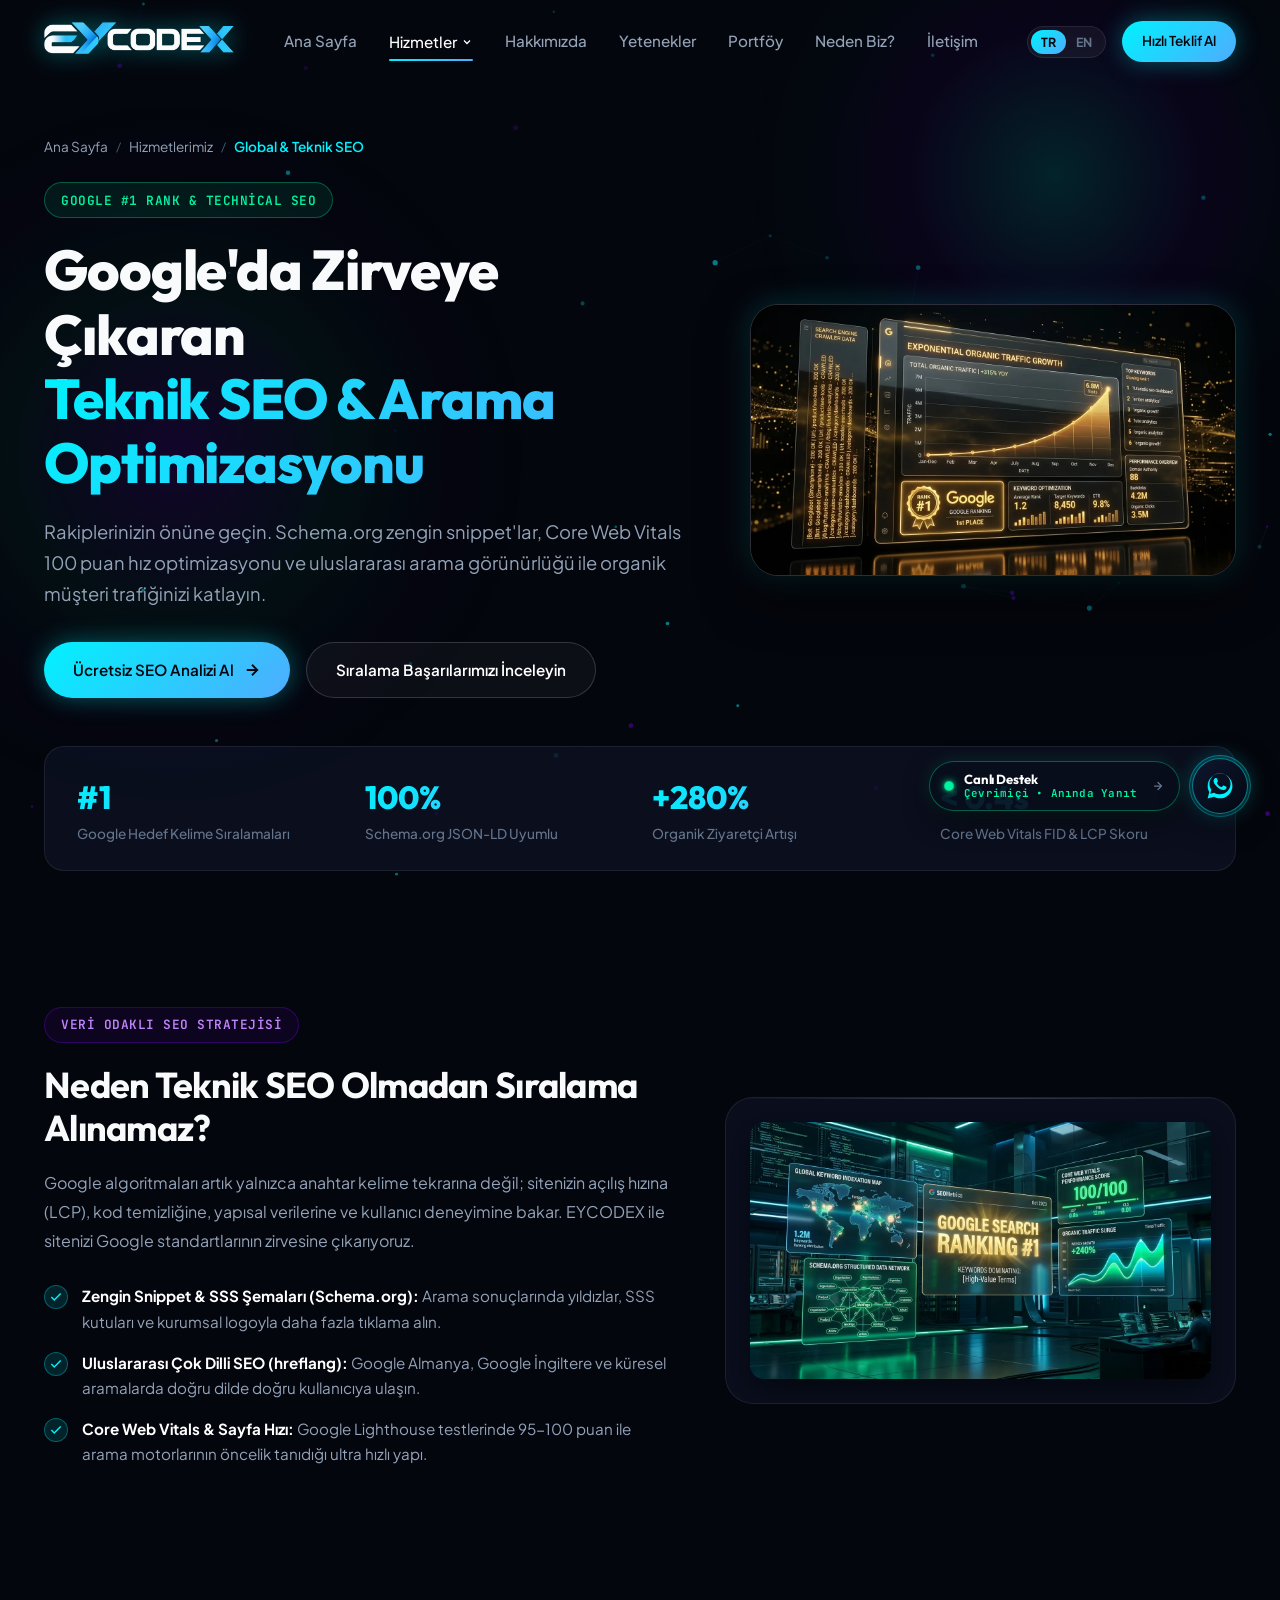
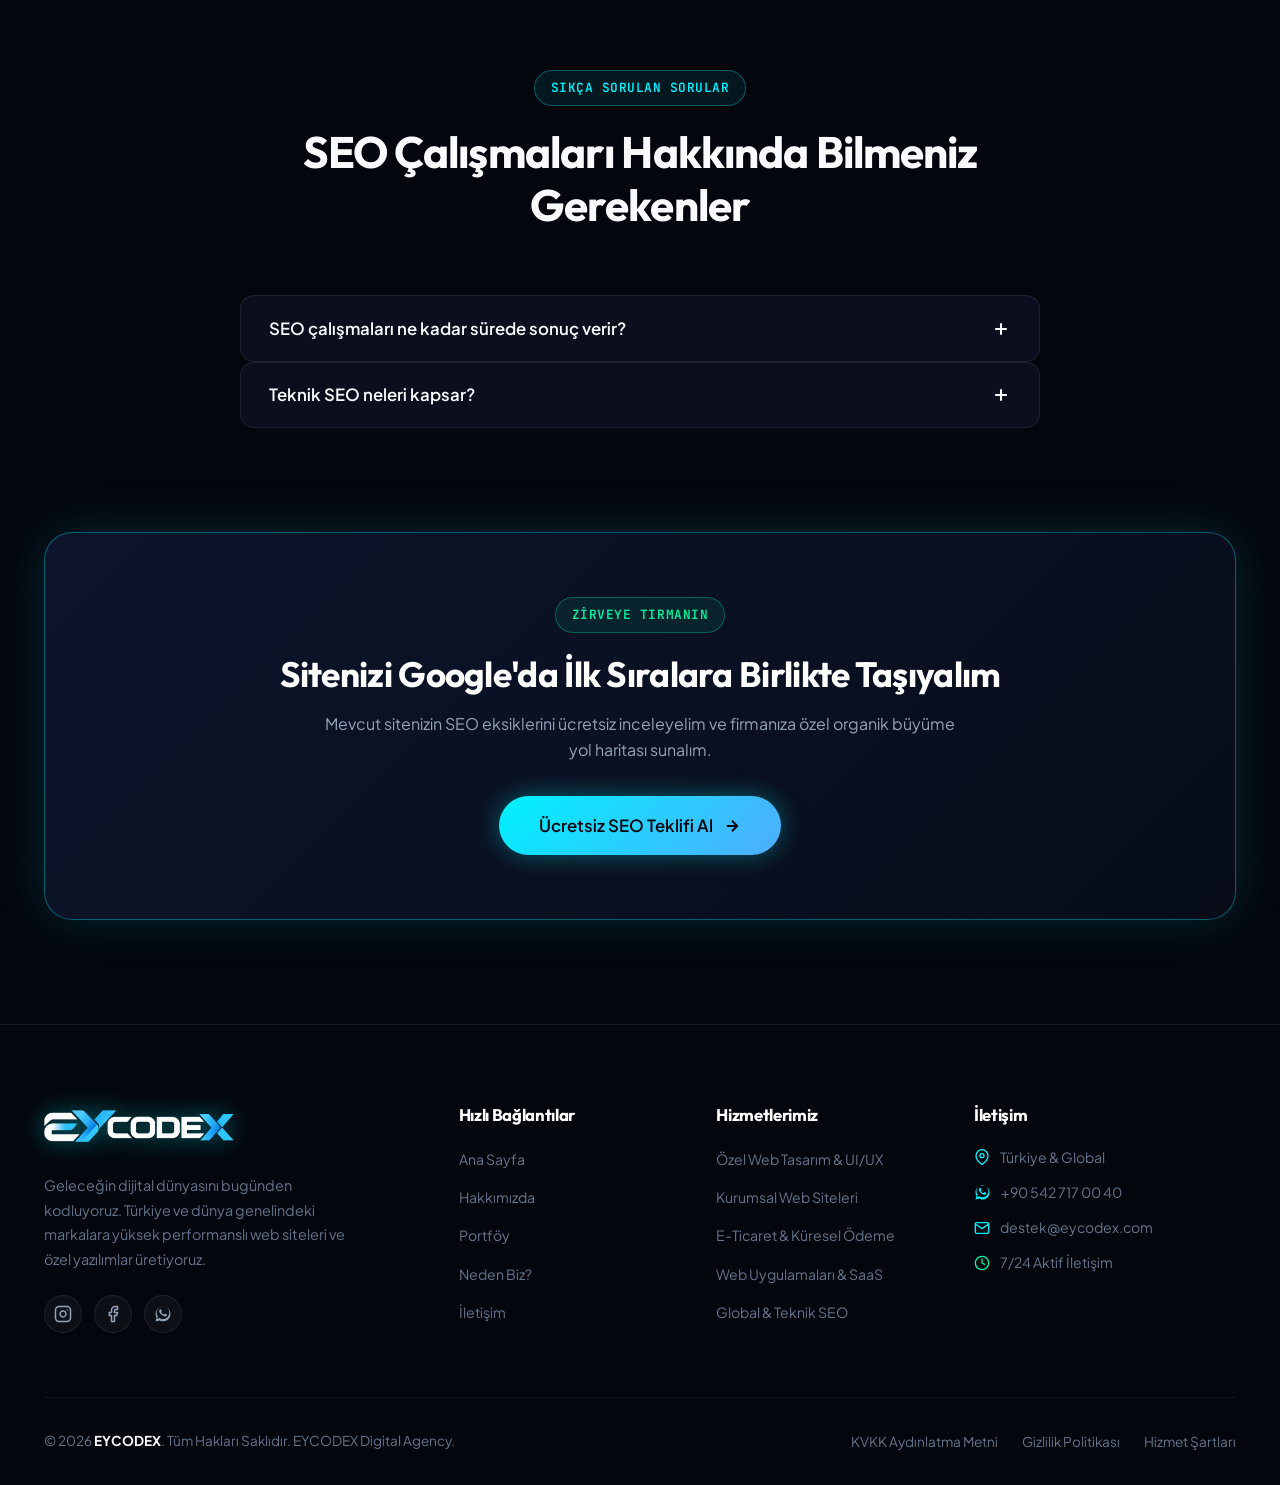
<file: seo-optimizasyonu.html>
<!DOCTYPE html>
<html lang="tr">
<head>
  <meta charset="UTF-8" />
  <meta name="viewport" content="width=device-width, initial-scale=1.0" />
  <title>Global & Teknik SEO Danışmanlığı | Google 1. Sayfa | EYCODEX</title>
  <meta name="description" content="Google ve arama motorlarında organik sıralamanızı ve trafiğinizi katlayan teknik SEO, Core Web Vitals, Schema.org ve uluslararası SEO danışmanlığı." />
  <meta name="keywords" content="teknik seo, seo danışmanlığı, google sıralama yükseltme, global seo ajansı, schema org seo, core web vitals" />
  <meta name="robots" content="index, follow" />
  <link rel="canonical" href="https://eycodex.com/seo-optimizasyonu" />
  <link rel="alternate" hreflang="tr" href="https://eycodex.com/seo-optimizasyonu?lang=tr" />
  <link rel="alternate" hreflang="en" href="https://eycodex.com/seo-optimizasyonu?lang=en" />

  <!-- OpenGraph & Twitter Cards -->
  <meta property="og:title" content="Global & Teknik SEO Danışmanlığı | Google 1. Sayfa | EYCODEX" />
  <meta property="og:description" content="Google'da ilk sayfaya yükselin. Teknik SEO, hız optimizasyonu ve zengin yapısal veri mimarisi." />
  <meta property="og:image" content="https://eycodex.com/assets/images/showcase/seo-dashboard-analytics.webp" />
  <meta property="og:url" content="https://eycodex.com/seo-optimizasyonu" />
  <meta property="og:type" content="website" />
  <meta name="twitter:card" content="summary_large_image" />

  <!-- Favicon -->
  <link rel="icon" type="image/png" href="assets/images/favicon.png?v=4" />
  <link rel="apple-touch-icon" href="assets/images/favicon.png?v=4" />

  <!-- Fonts -->
  <link rel="preconnect" href="https://fonts.googleapis.com" />
  <link rel="preconnect" href="https://fonts.gstatic.com" crossorigin />
  <link href="https://fonts.googleapis.com/css2?family=JetBrains+Mono:wght@400;500;700&family=Outfit:wght@400;500;600;700;800;900&family=Plus+Jakarta+Sans:wght@300;400;500;600;700&display=swap" rel="stylesheet" />

  <!-- Stylesheet -->
  <link rel="stylesheet" href="assets/css/style.css?v=6.9" />

  <!-- Structured Data (JSON-LD) -->
  <script type="application/ld+json">
  {
    "@context": "https://schema.org",
    "@graph": [
      {
        "@type": "Service",
        "@id": "https://eycodex.com/seo-optimizasyonu#service",
        "name": "Global & Teknik SEO Danışmanlığı",
        "serviceType": "Search Engine Optimization & Technical SEO",
        "provider": {
          "@type": "Organization",
          "name": "EYCODEX Digital Agency",
          "url": "https://eycodex.com"
        },
        "description": "Google algoritma güncellemelerine tam uyumlu, Core Web Vitals, Schema.org ve uluslararası hreflang SEO danışmanlığı hizmeti.",
        "areaServed": "Worldwide"
      },
      {
        "@type": "BreadcrumbList",
        "itemListElement": [
          { "@type": "ListItem", "position": 1, "name": "Ana Sayfa", "item": "https://eycodex.com/" },
          { "@type": "ListItem", "position": 2, "name": "Hizmetler", "item": "https://eycodex.com/#services" },
          { "@type": "ListItem", "position": 3, "name": "Global & Teknik SEO", "item": "https://eycodex.com/seo-optimizasyonu" }
        ]
      },
      {
        "@type": "FAQPage",
        "mainEntity": [
          {
            "@type": "Question",
            "name": "SEO çalışmaları ne kadar sürede sonuç verir?",
            "acceptedAnswer": {
              "@type": "Answer",
              "text": "Teknik SEO düzeltmeleri ve hız optimizasyonlarının ilk etkileri 2-4 hafta içinde dizine yansır; rekabetçi anahtar kelimelerde kalıcı ilk sayfa sıralamaları ise ortalama 2 ile 4 ay arasında zirveye ulaşır."
            }
          },
          {
            "@type": "Question",
            "name": "Teknik SEO neleri kapsar?",
            "acceptedAnswer": {
              "@type": "Answer",
              "text": "Core Web Vitals hız metrikleri, Schema.org JSON-LD zengin veri yapıları, Canonical ve Hreflang etiketleri, XML site haritası mimarisi, mobil uyumluluk ve tarama bütçesi optimizasyonunu kapsar."
            }
          }
        ]
      }
    ]
  }
  </script>
</head>
<body>
  <div class="bg-canvas-container" id="canvas-container"><canvas id="bg-canvas"></canvas></div>
  <div class="ambient-glow glow-1"></div>
  <div class="ambient-glow glow-2"></div>

  <!-- 29 Ekim Cumhuriyet Bayramı Kutlama Barı -->
  <aside id="republicDayBanner" class="celebration-top-bar" role="region" aria-label="29 Ekim Cumhuriyet Bayramı" style="display: none;">
    <div class="celebration-img-wrapper">
      <img src="assets/images/cumhuriyet-bayrami.png" alt="29 Ekim Cumhuriyet Bayramı Kutlu Olsun" class="celebration-banner-img" />
    </div>
  </aside>

  <!-- 10 Kasım Atatürk'ü Anma Barı -->
  <aside id="ataturkMemorialBanner" class="celebration-top-bar memorial-top-bar" role="region" aria-label="10 Kasım Atatürk'ü Anma" style="display: none;">
    <div class="celebration-img-wrapper">
      <img src="assets/images/10-kasim-ataturk.png" alt="10 Kasım Gazi Mustafa Kemal Atatürk'ü Saygı, Minnet ve Özlemle Anıyoruz" class="celebration-banner-img" />
    </div>
  </aside>

  <!-- 24 Kasım Öğretmenler Günü Kutlama Barı -->
  <aside id="teachersDayBanner" class="celebration-top-bar teachers-day-top-bar" role="region" aria-label="24 Kasım Öğretmenler Günü Kutlaması" style="display: none;">
    <div class="celebration-img-wrapper">
      <img src="assets/images/ogretmenler-gunu.jpeg" alt="24 Kasım Öğretmenler Günü Kutlu Olsun" class="celebration-banner-img" fetchpriority="high" />
    </div>
  </aside>

  <!-- Header -->
  <header class="site-header" id="main-header">
    <div class="container">
      <nav class="nav-inner" aria-label="Ana Gezinti">
        <a href="/" class="brand-logo" aria-label="EYCODEX Ana Sayfa">
          <img src="assets/images/eycodexlogo.webp" alt="EYCODEX" class="brand-logo-img" />
        </a>
        <ul class="nav-menu" id="nav-menu">
          <li><a href="/" class="nav-link" data-i18n="nav_home">Ana Sayfa</a></li>
          <li class="nav-item-dropdown">
            <a href="/#services" class="nav-link active nav-dropdown-toggle">
              <span data-i18n="nav_services">Hizmetler</span>
              <svg width="12" height="12" viewBox="0 0 24 24" fill="none" stroke="currentColor" stroke-width="2.5"><polyline points="6 9 12 15 18 9"/></svg>
            </a>
            <ul class="nav-dropdown-menu">
              <li class="nav-dropdown-item"><a href="/web-tasarim" class="nav-dropdown-link"><svg width="14" height="14" viewBox="0 0 24 24" fill="none" stroke="currentColor" stroke-width="2"><path d="M12 2L2 7l10 5 10-5-10-5z"/><path d="M2 17l10 5 10-5"/><path d="M2 12l10 5 10-5"/></svg><span data-i18n="svc_1_title">Özel Web Tasarım & UI/UX</span></a></li>
              <li class="nav-dropdown-item"><a href="/kurumsal-web-sitesi" class="nav-dropdown-link"><svg width="14" height="14" viewBox="0 0 24 24" fill="none" stroke="currentColor" stroke-width="2"><rect x="3" y="3" width="18" height="18" rx="3"/><path d="M3 9h18"/><path d="M9 21V9"/></svg><span data-i18n="svc_2_title">Kurumsal Web Siteleri</span></a></li>
              <li class="nav-dropdown-item"><a href="/e-ticaret-yazilimi" class="nav-dropdown-link"><svg width="14" height="14" viewBox="0 0 24 24" fill="none" stroke="currentColor" stroke-width="2"><path d="M6 2L3 6v14a2 2 0 0 0 2 2h14a2 2 0 0 0 2-2V6l-3-4z"/><line x1="3" y1="6" x2="21" y2="6"/></svg><span data-i18n="svc_3_title">E-Ticaret & Küresel Ödeme</span></a></li>
              <li class="nav-dropdown-item"><a href="/web-yazilim-saas" class="nav-dropdown-link"><svg width="14" height="14" viewBox="0 0 24 24" fill="none" stroke="currentColor" stroke-width="2"><rect x="4" y="4" width="16" height="16" rx="2"/><rect x="9" y="9" width="6" height="6"/><line x1="9" y1="1" x2="9" y2="4"/></svg><span data-i18n="svc_4_title">Web Uygulamaları & SaaS</span></a></li>
              <li class="nav-dropdown-item"><a href="/seo-optimizasyonu" class="nav-dropdown-link"><svg width="14" height="14" viewBox="0 0 24 24" fill="none" stroke="currentColor" stroke-width="2"><circle cx="11" cy="11" r="8"/><line x1="21" y1="21" x2="16.65" y2="16.65"/></svg><span data-i18n="svc_5_title">Global & Teknik SEO</span></a></li>
            </ul>
          </li>
          <li><a href="/hakkimizda" class="nav-link" data-i18n="nav_about">Hakkımızda</a></li>
          <li><a href="/#skills" class="nav-link" data-i18n="nav_skills">Yetenekler</a></li>
          <li><a href="/#portfolio" class="nav-link" data-i18n="nav_portfolio">Portföy</a></li>
          <li><a href="/#why-us" class="nav-link" data-i18n="nav_why_us">Neden Biz?</a></li>
          <li><a href="/iletisim" class="nav-link" data-i18n="nav_contact">İletişim</a></li>
          <li class="mobile-menu-cta">
            <a href="/iletisim" class="btn btn-primary" data-i18n="nav_cta">Hızlı Teklif Al</a>
          </li>
        </ul>
        <div class="nav-actions">
          <div class="lang-switcher" aria-label="Language Selector">
            <button class="lang-btn active" data-lang="tr" id="lang-tr-btn">TR</button>
            <button class="lang-btn" data-lang="en" id="lang-en-btn">EN</button>
          </div>
          <a href="/iletisim" class="btn btn-primary btn-sm header-cta-btn" data-i18n="nav_cta">Hızlı Teklif Al</a>
          <button class="mobile-toggle" id="mobile-toggle" aria-label="Menüyü Aç/Kapat" aria-expanded="false">
            <span class="hamburger-bar" style="display:block;width:22px;height:2.5px;background:#00f2fe;border-radius:2px;margin:2px 0;"></span>
            <span class="hamburger-bar" style="display:block;width:22px;height:2.5px;background:#00f2fe;border-radius:2px;margin:2px 0;"></span>
            <span class="hamburger-bar" style="display:block;width:22px;height:2.5px;background:#00f2fe;border-radius:2px;margin:2px 0;"></span>
          </button>
        </div>
      </nav>
    </div>
  </header>

  <main>
    <section class="subpage-hero">
      <div class="container">
        <nav class="breadcrumb-nav" aria-label="Breadcrumb">
          <a href="/">Ana Sayfa</a>
          <span class="breadcrumb-separator">/</span>
          <a href="/#services">Hizmetlerimiz</a>
          <span class="breadcrumb-separator">/</span>
          <span class="breadcrumb-current">Global & Teknik SEO</span>
        </nav>

        <div class="subpage-hero-grid">
          <div>
            <span class="badge-tag badge-emerald">Google #1 Rank & Technical SEO</span>
            <h1 class="subpage-title">
              Google'da Zirveye Çıkaran <span class="text-gradient">Teknik SEO & Arama Optimizasyonu</span>
            </h1>
            <p class="subpage-subtitle">
              Rakiplerinizin önüne geçin. Schema.org zengin snippet'lar, Core Web Vitals 100 puan hız optimizasyonu ve uluslararası arama görünürlüğü ile organik müşteri trafiğinizi katlayın.
            </p>

            <div style="display: flex; gap: 1rem; flex-wrap: wrap;">
              <a href="/iletisim" class="btn btn-primary">
                <span>Ücretsiz SEO Analizi Al</span>
                <svg width="18" height="18" viewBox="0 0 24 24" fill="none" stroke="currentColor" stroke-width="2.5"><path d="M5 12h14M12 5l7 7-7 7"/></svg>
              </a>
              <a href="/#portfolio" class="btn btn-outline">
                <span>Sıralama Başarılarımızı İnceleyin</span>
              </a>
            </div>
          </div>

          <div class="subpage-hero-media reveal">
            <img src="assets/images/showcase/seo-dashboard-analytics.webp" alt="SEO Dashboard ve Analitik Performans" />
          </div>
        </div>

        <div class="subpage-stats-bar reveal">
          <div class="subpage-stat-item">
            <span class="subpage-stat-number">#1</span>
            <span class="subpage-stat-label">Google Hedef Kelime Sıralamaları</span>
          </div>
          <div class="subpage-stat-item">
            <span class="subpage-stat-number">100%</span>
            <span class="subpage-stat-label">Schema.org JSON-LD Uyumlu</span>
          </div>
          <div class="subpage-stat-item">
            <span class="subpage-stat-number">+280%</span>
            <span class="subpage-stat-label">Organik Ziyaretçi Artışı</span>
          </div>
          <div class="subpage-stat-item">
            <span class="subpage-stat-number">&lt; 0.4s</span>
            <span class="subpage-stat-label">Core Web Vitals FID & LCP Skoru</span>
          </div>
        </div>
      </div>
    </section>

    <!-- Deep Content -->
    <section class="content-section">
      <div class="container">
        <div class="content-two-col">
          <div>
            <span class="badge-tag badge-purple">Veri Odaklı SEO Stratejisi</span>
            <h2 class="section-title" style="font-size: 2.25rem;">Neden Teknik SEO Olmadan Sıralama Alınamaz?</h2>
            <p style="color: var(--text-secondary); line-height: 1.8; margin-bottom: 1.5rem;">
              Google algoritmaları artık yalnızca anahtar kelime tekrarına değil; sitenizin açılış hızına (LCP), kod temizliğine, yapısal verilerine ve kullanıcı deneyimine bakar. EYCODEX ile sitenizi Google standartlarının zirvesine çıkarıyoruz.
            </p>
            <ul class="feature-check-list">
              <li class="feature-check-item">
                <div class="check-icon-wrap"><svg width="14" height="14" viewBox="0 0 24 24" fill="none" stroke="currentColor" stroke-width="2.5"><polyline points="20 6 9 17 4 12"/></svg></div>
                <div><strong>Zengin Snippet & SSS Şemaları (Schema.org):</strong> Arama sonuçlarında yıldızlar, SSS kutuları ve kurumsal logoyla daha fazla tıklama alın.</div>
              </li>
              <li class="feature-check-item">
                <div class="check-icon-wrap"><svg width="14" height="14" viewBox="0 0 24 24" fill="none" stroke="currentColor" stroke-width="2.5"><polyline points="20 6 9 17 4 12"/></svg></div>
                <div><strong>Uluslararası Çok Dilli SEO (hreflang):</strong> Google Almanya, Google İngiltere ve küresel aramalarda doğru dilde doğru kullanıcıya ulaşın.</div>
              </li>
              <li class="feature-check-item">
                <div class="check-icon-wrap"><svg width="14" height="14" viewBox="0 0 24 24" fill="none" stroke="currentColor" stroke-width="2.5"><polyline points="20 6 9 17 4 12"/></svg></div>
                <div><strong>Core Web Vitals & Sayfa Hızı:</strong> Google Lighthouse testlerinde 95-100 puan ile arama motorlarının öncelik tanıdığı ultra hızlı yapı.</div>
              </li>
            </ul>
          </div>

          <div class="glass-card" style="padding: 1.5rem; text-align: center;">
            <img src="assets/images/showcase/technical-seo-engine.webp" alt="Google Sıralama #1, Core Web Vitals ve Teknik SEO Mimarisi" style="border-radius: var(--radius-md); box-shadow: 0 10px 30px rgba(0,0,0,0.5);" />
          </div>
        </div>
      </div>
    </section>

    <!-- FAQ Section -->
    <section class="section">
      <div class="container">
        <div class="section-header">
          <span class="badge-tag">Sıkça Sorulan Sorular</span>
          <h2 class="section-title">SEO Çalışmaları Hakkında Bilmeniz Gerekenler</h2>
        </div>

        <div class="faq-accordion" style="max-width: 800px; margin: 0 auto;">
          <div class="faq-item">
            <button class="faq-question" aria-expanded="false">
              <span>SEO çalışmaları ne kadar sürede sonuç verir?</span>
              <svg class="faq-icon" width="20" height="20" viewBox="0 0 24 24" fill="none" stroke="currentColor" stroke-width="2.5"><line x1="12" y1="5" x2="12" y2="19"/><line x1="5" y1="12" x2="19" y2="12"/></svg>
            </button>
            <div class="faq-answer">
              <p>Teknik SEO düzeltmelerinin ilk olumlu etkileri 2-4 hafta içinde dizine yansır; rekabetçi kelimelerde kalıcı ilk sayfa yükselişleri ise ortalama 2 ile 4 ay arasında zirveye ulaşır.</p>
            </div>
          </div>

          <div class="faq-item">
            <button class="faq-question" aria-expanded="false">
              <span>Teknik SEO neleri kapsar?</span>
              <svg class="faq-icon" width="20" height="20" viewBox="0 0 24 24" fill="none" stroke="currentColor" stroke-width="2.5"><line x1="12" y1="5" x2="12" y2="19"/><line x1="5" y1="12" x2="19" y2="12"/></svg>
            </button>
            <div class="faq-answer">
              <p>Core Web Vitals hız metrikleri, Schema.org JSON-LD zengin veriler, Canonical ve Hreflang etiketleri, XML site haritası ve mobil ergonomi optimizasyonunu kapsar.</p>
            </div>
          </div>
        </div>
      </div>
    </section>

    <!-- Subpage CTA -->
    <section class="section" style="padding-top: 0;">
      <div class="container">
        <div class="subpage-cta-banner">
          <span class="badge-tag badge-emerald">Zirveye Tırmanın</span>
          <h2 style="font-size: 2.2rem; color: #fff; margin-bottom: 1rem;">Sitenizi Google'da İlk Sıralara Birlikte Taşıyalım</h2>
          <p style="color: var(--text-secondary); max-width: 650px; margin: 0 auto 2rem auto;">
            Mevcut sitenizin SEO eksiklerini ücretsiz inceleyelim ve firmanıza özel organik büyüme yol haritası sunalım.
          </p>
          <a href="/iletisim" class="btn btn-primary" style="padding: 1rem 2.5rem; font-size: 1.05rem;">
            <span>Ücretsiz SEO Teklifi Al</span>
            <svg width="18" height="18" viewBox="0 0 24 24" fill="none" stroke="currentColor" stroke-width="2.5"><path d="M5 12h14M12 5l7 7-7 7"/></svg>
          </a>
        </div>
      </div>
    </section>
  </main>

  <!-- Footer -->
  <footer class="site-footer">
    <div class="container">
      <div class="footer-grid">
        <!-- Col 1: Bio -->
        <div>
          <a href="/" class="brand-logo" style="margin-bottom: 1rem;" aria-label="EYCODEX Home">
            <img src="assets/images/eycodexlogo.webp" alt="EYCODEX" class="brand-logo-img" style="height: 48px;" />
          </a>
          <p class="footer-bio" data-i18n="footer_bio">
            Geleceğin dijital dünyasını bugünden kodluyoruz. Türkiye ve dünya genelindeki markalara yüksek performanslı web siteleri ve özel yazılımlar üretiyoruz.
          </p>
          <div class="footer-socials">
            <a href="https://www.instagram.com/eycodexcom/" target="_blank" class="social-link" aria-label="Instagram">
              <svg width="18" height="18" viewBox="0 0 24 24" fill="none" stroke="currentColor" stroke-width="2" stroke-linecap="round" stroke-linejoin="round"><rect x="2" y="2" width="20" height="20" rx="5" ry="5"/><path d="M16 11.37A4 4 0 1 1 12.63 8 4 4 0 0 1 16 11.37z"/><line x1="17.5" y1="6.5" x2="17.51" y2="6.5"/></svg>
            </a>
            <a href="https://www.facebook.com/eycodex" target="_blank" class="social-link" aria-label="Facebook">
              <svg width="18" height="18" viewBox="0 0 24 24" fill="none" stroke="currentColor" stroke-width="2" stroke-linecap="round" stroke-linejoin="round"><path d="M18 2h-3a5 5 0 0 0-5 5v3H7v4h3v8h4v-8h3l1-4h-4V7a1 1 0 0 1 1-1h3z"/></svg>
            </a>
            <a href="https://wa.me/905427170040" target="_blank" class="social-link" aria-label="WhatsApp">
              <svg width="18" height="18" viewBox="0 0 24 24" fill="currentColor"><path d="M12.04 2c-5.46 0-9.91 4.45-9.91 9.91 0 1.75.46 3.45 1.32 4.95L2.05 22l5.25-1.38c1.45.79 3.08 1.21 4.74 1.21 5.46 0 9.91-4.45 9.91-9.91 0-2.65-1.03-5.14-2.9-7.01A9.816 9.816 0 0 0 12.04 2z m.01 16.67c-1.52 0-3.01-.4-4.31-1.16l-.31-.18-3.2.84.85-3.12-.2-.32c-.84-1.34-1.28-2.89-1.28-4.49 0-4.63 3.77-8.4 8.4-8.4 2.25 0 4.36.88 5.95 2.47 1.59 1.59 2.46 3.7 2.46 5.95 0 4.63-3.77 8.41-8.4 8.41z m4.6-6.28c-.25-.13-1.49-.74-1.72-.82-.23-.09-.4-.13-.57.13-.17.25-.66.82-.81.99-.15.17-.3.19-.55.06-.25-.13-1.06-.39-2.02-1.25-.75-.67-1.26-1.5-1.41-1.75-.15-.25-.02-.39.11-.51.11-.11.25-.29.38-.44.13-.15.17-.25.25-.42.08-.17.04-.32-.02-.45-.06-.13-.57-1.37-.78-1.88-.2-.5-.41-.43-.57-.44h-.48c-.17 0-.45.06-.68.32-.23.25-.89.87-.89 2.12 0 1.25.91 2.46 1.04 2.63.13.17 1.8 2.75 4.36 3.86.61.26 1.09.42 1.46.54.61.2 1.17.17 1.61.1.49-.07 1.49-.61 1.7-1.2.21-.59.21-1.1.15-1.2-.06-.11-.23-.17-.48-.3z"/></svg>
            </a>
          </div>
        </div>

        <!-- Col 2: Quick Links -->
        <div>
          <h4 class="footer-col-title" data-i18n="footer_quick_links">Hızlı Bağlantılar</h4>
          <ul class="footer-links-list">
            <li><a href="/" class="footer-link" data-i18n="nav_home">Ana Sayfa</a></li>
            <li><a href="/hakkimizda" class="footer-link" data-i18n="nav_about">Hakkımızda</a></li>
            <li><a href="/#portfolio" class="footer-link" data-i18n="nav_portfolio">Portföy</a></li>
            <li><a href="/#why-us" class="footer-link" data-i18n="nav_why_us">Neden Biz?</a></li>
            <li><a href="/iletisim" class="footer-link" data-i18n="nav_contact">İletişim & Teklif</a></li>
          </ul>
        </div>

        <!-- Col 3: Services -->
        <div>
          <h4 class="footer-col-title" data-i18n="footer_services">Hizmetlerimiz</h4>
          <ul class="footer-links-list">
            <li><a href="/web-tasarim" class="footer-link" data-i18n="svc_1_title">Özel Web Tasarım</a></li>
            <li><a href="/kurumsal-web-sitesi" class="footer-link" data-i18n="svc_2_title">Kurumsal Web Siteleri</a></li>
            <li><a href="/e-ticaret-yazilimi" class="footer-link" data-i18n="svc_3_title">E-Ticaret Çözümleri</a></li>
            <li><a href="/web-yazilim-saas" class="footer-link" data-i18n="svc_4_title">Web Uygulamaları & SaaS</a></li>
            <li><a href="/seo-optimizasyonu" class="footer-link" data-i18n="svc_5_title">Global & Teknik SEO</a></li>
          </ul>
        </div>

        <!-- Col 4: Contact summary -->
        <div>
          <h4 class="footer-col-title" data-i18n="nav_contact">İletişim</h4>
          <ul class="footer-links-list">
            <li class="footer-link-with-icon">
              <svg width="16" height="16" viewBox="0 0 24 24" fill="none" stroke="var(--cyan)" stroke-width="2" stroke-linecap="round" stroke-linejoin="round"><path d="M21 10c0 7-9 13-9 13s-9-6-9-13a9 9 0 0 1 18 0z"/><circle cx="12" cy="10" r="3"/></svg>
              <span>Türkiye & Global</span>
            </li>
            <li class="footer-link-with-icon">
              <svg width="17" height="17" viewBox="0 0 24 24" fill="var(--cyan)"><path d="M12.04 2c-5.46 0-9.91 4.45-9.91 9.91 0 1.75.46 3.45 1.32 4.95L2.05 22l5.25-1.38c1.45.79 3.08 1.21 4.74 1.21 5.46 0 9.91-4.45 9.91-9.91 0-2.65-1.03-5.14-2.9-7.01A9.816 9.816 0 0 0 12.04 2z m.01 16.67c-1.52 0-3.01-.4-4.31-1.16l-.31-.18-3.2.84.85-3.12-.2-.32c-.84-1.34-1.28-2.89-1.28-4.49 0-4.63 3.77-8.4 8.4-8.4 2.25 0 4.36.88 5.95 2.47 1.59 1.59 2.46 3.7 2.46 5.95 0 4.63-3.77 8.41-8.4 8.41z m4.6-6.28c-.25-.13-1.49-.74-1.72-.82-.23-.09-.4-.13-.57.13-.17.25-.66.82-.81.99-.15.17-.3.19-.55.06-.25-.13-1.06-.39-2.02-1.25-.75-.67-1.26-1.5-1.41-1.75-.15-.25-.02-.39.11-.51.11-.11.25-.29.38-.44.13-.15.17-.25.25-.42.08-.17.04-.32-.02-.45-.06-.13-.57-1.37-.78-1.88-.2-.5-.41-.43-.57-.44h-.48c-.17 0-.45.06-.68.32-.23.25-.89.87-.89 2.12 0 1.25.91 2.46 1.04 2.63.13.17 1.8 2.75 4.36 3.86.61.26 1.09.42 1.46.54.61.2 1.17.17 1.61.1.49-.07 1.49-.61 1.7-1.2.21-.59.21-1.1.15-1.2-.06-.11-.23-.17-.48-.3z"/></svg>
              <span><a href="https://wa.me/905427170040" target="_blank" style="color: inherit; text-decoration: none;">+90 542 717 00 40</a></span>
            </li>
            <li class="footer-link-with-icon">
              <svg width="16" height="16" viewBox="0 0 24 24" fill="none" stroke="var(--cyan)" stroke-width="2" stroke-linecap="round" stroke-linejoin="round"><path d="M4 4h16c1.1 0 2 .9 2 2v12c0 1.1-.9 2-2 2H4c-1.1 0-2-.9-2-2V6c0-1.1.9-2 2-2z"/><polyline points="22,6 12,13 2,6"/></svg>
              <span><a href="mailto:destek@eycodex.com" style="color: inherit; text-decoration: none;">destek@eycodex.com</a></span>
            </li>
            <li class="footer-link-with-icon">
              <svg width="16" height="16" viewBox="0 0 24 24" fill="none" stroke="var(--emerald)" stroke-width="2" stroke-linecap="round" stroke-linejoin="round"><circle cx="12" cy="12" r="10"/><polyline points="12 6 12 12 16 14"/></svg>
              <span>7/24 Aktif İletişim</span>
            </li>
          </ul>
        </div>
      </div>

      <div class="footer-bottom">
        <div>
          &copy; <span id="current-year">2026</span> <strong style="color: #fff;">EYCODEX</strong>. <span data-i18n="footer_copyright">Tüm Hakları Saklıdır.</span>
        </div>
        <div class="footer-legal-links">
          <button class="legal-btn" onclick="openLegalModal('kvkk')" data-i18n="footer_kvkk">KVKK Aydınlatma Metni</button>
          <button class="legal-btn" onclick="openLegalModal('privacy')" data-i18n="footer_privacy">Gizlilik Politikası</button>
          <button class="legal-btn" onclick="openLegalModal('terms')" data-i18n="footer_terms">Hizmet Şartları</button>
        </div>
      </div>
    </div>
  </footer>

  <!-- Floating Actions (WhatsApp & Back to Top) -->
  <div class="floating-actions">
    <div class="float-whatsapp-group">
      <a href="https://api.whatsapp.com/send?phone=905427170040&text=Merhaba%20EYCODEX!%20SEO%20optimizasyonu%20hizmetiniz%20hakk%C4%B1nda%20bilgi%20almak%20istiyorum." target="_blank" class="float-whatsapp-badge" aria-label="Canlı Destek" id="float-whatsapp-badge">
        <span class="float-badge-pulse">
          <span class="pulse-radar"></span>
          <span class="pulse-center"></span>
        </span>
        <div class="float-badge-content">
          <span class="float-badge-title" data-i18n="float_wa_title">Canlı Destek</span>
          <span class="float-badge-sub" data-i18n="float_wa_subtitle">Çevrimiçi • Anında Yanıt</span>
        </div>
        <div class="float-badge-arrow">
          <svg width="12" height="12" viewBox="0 0 24 24" fill="none" stroke="currentColor" stroke-width="2.5" stroke-linecap="round" stroke-linejoin="round"><path d="M5 12h14M12 5l7 7-7 7"/></svg>
        </div>
      </a>
      <a href="https://api.whatsapp.com/send?phone=905427170040&text=Merhaba%20EYCODEX!%20SEO%20optimizasyonu%20hizmetiniz%20hakk%C4%B1nda%20bilgi%20almak%20istiyorum." target="_blank" class="float-whatsapp" aria-label="WhatsApp İletişim" id="float-whatsapp-btn">
        <svg width="32" height="32" viewBox="0 0 24 24" fill="currentColor"><path d="M12.04 2c-5.46 0-9.91 4.45-9.91 9.91 0 1.75.46 3.45 1.32 4.95L2.05 22l5.25-1.38c1.45.79 3.08 1.21 4.74 1.21 5.46 0 9.91-4.45 9.91-9.91 0-2.65-1.03-5.14-2.9-7.01A9.816 9.816 0 0 0 12.04 2z m.01 16.67c-1.52 0-3.01-.4-4.31-1.16l-.31-.18-3.2.84.85-3.12-.2-.32c-.84-1.34-1.28-2.89-1.28-4.49 0-4.63 3.77-8.4 8.4-8.4 2.25 0 4.36.88 5.95 2.47 1.59 1.59 2.46 3.7 2.46 5.95 0 4.63-3.77 8.41-8.4 8.41z m4.6-6.28c-.25-.13-1.49-.74-1.72-.82-.23-.09-.4-.13-.57.13-.17.25-.66.82-.81.99-.15.17-.3.19-.55.06-.25-.13-1.06-.39-2.02-1.25-.75-.67-1.26-1.5-1.41-1.75-.15-.25-.02-.39.11-.51.11-.11.25-.29.38-.44.13-.15.17-.25.25-.42.08-.17.04-.32-.02-.45-.06-.13-.57-1.37-.78-1.88-.2-.5-.41-.43-.57-.44h-.48c-.17 0-.45.06-.68.32-.23.25-.89.87-.89 2.12 0 1.25.91 2.46 1.04 2.63.13.17 1.8 2.75 4.36 3.86.61.26 1.09.42 1.46.54.61.2 1.17.17 1.61.1.49-.07 1.49-.61 1.7-1.2.21-.59.21-1.1.15-1.2-.06-.11-.23-.17-.48-.3z"/></svg>
      </a>
    </div>
    <button class="back-to-top" id="back-to-top" aria-label="Yukarı Çık">
      <svg width="20" height="20" viewBox="0 0 24 24" fill="none" stroke="currentColor" stroke-width="2.5" stroke-linecap="round" stroke-linejoin="round"><path d="M18 15l-6-6-6 6"/></svg>
    </button>
  </div>

  <!-- Legal Info Modal (KVKK / Privacy / Terms) -->
  <div class="modal-backdrop" id="legal-modal">
    <div class="modal-dialog">
      <button class="modal-close-btn" onclick="closeModal('legal-modal')" aria-label="Kapat">
        <svg width="18" height="18" viewBox="0 0 24 24" fill="none" stroke="currentColor" stroke-width="2.5" stroke-linecap="round" stroke-linejoin="round"><line x1="18" y1="6" x2="6" y2="18"/><line x1="6" y1="6" x2="18" y2="18"/></svg>
      </button>
      <div id="legal-modal-body"></div>
    </div>
  </div>

  <!-- Toast Notification Container -->
  <div id="toast-container" class="toast-container"></div>

  <!-- Scripts -->
  <script src="assets/js/i18n.js?v=5.2"></script>
  <script src="assets/js/main.js?v=6.9"></script>
</body>
</html>
</file>
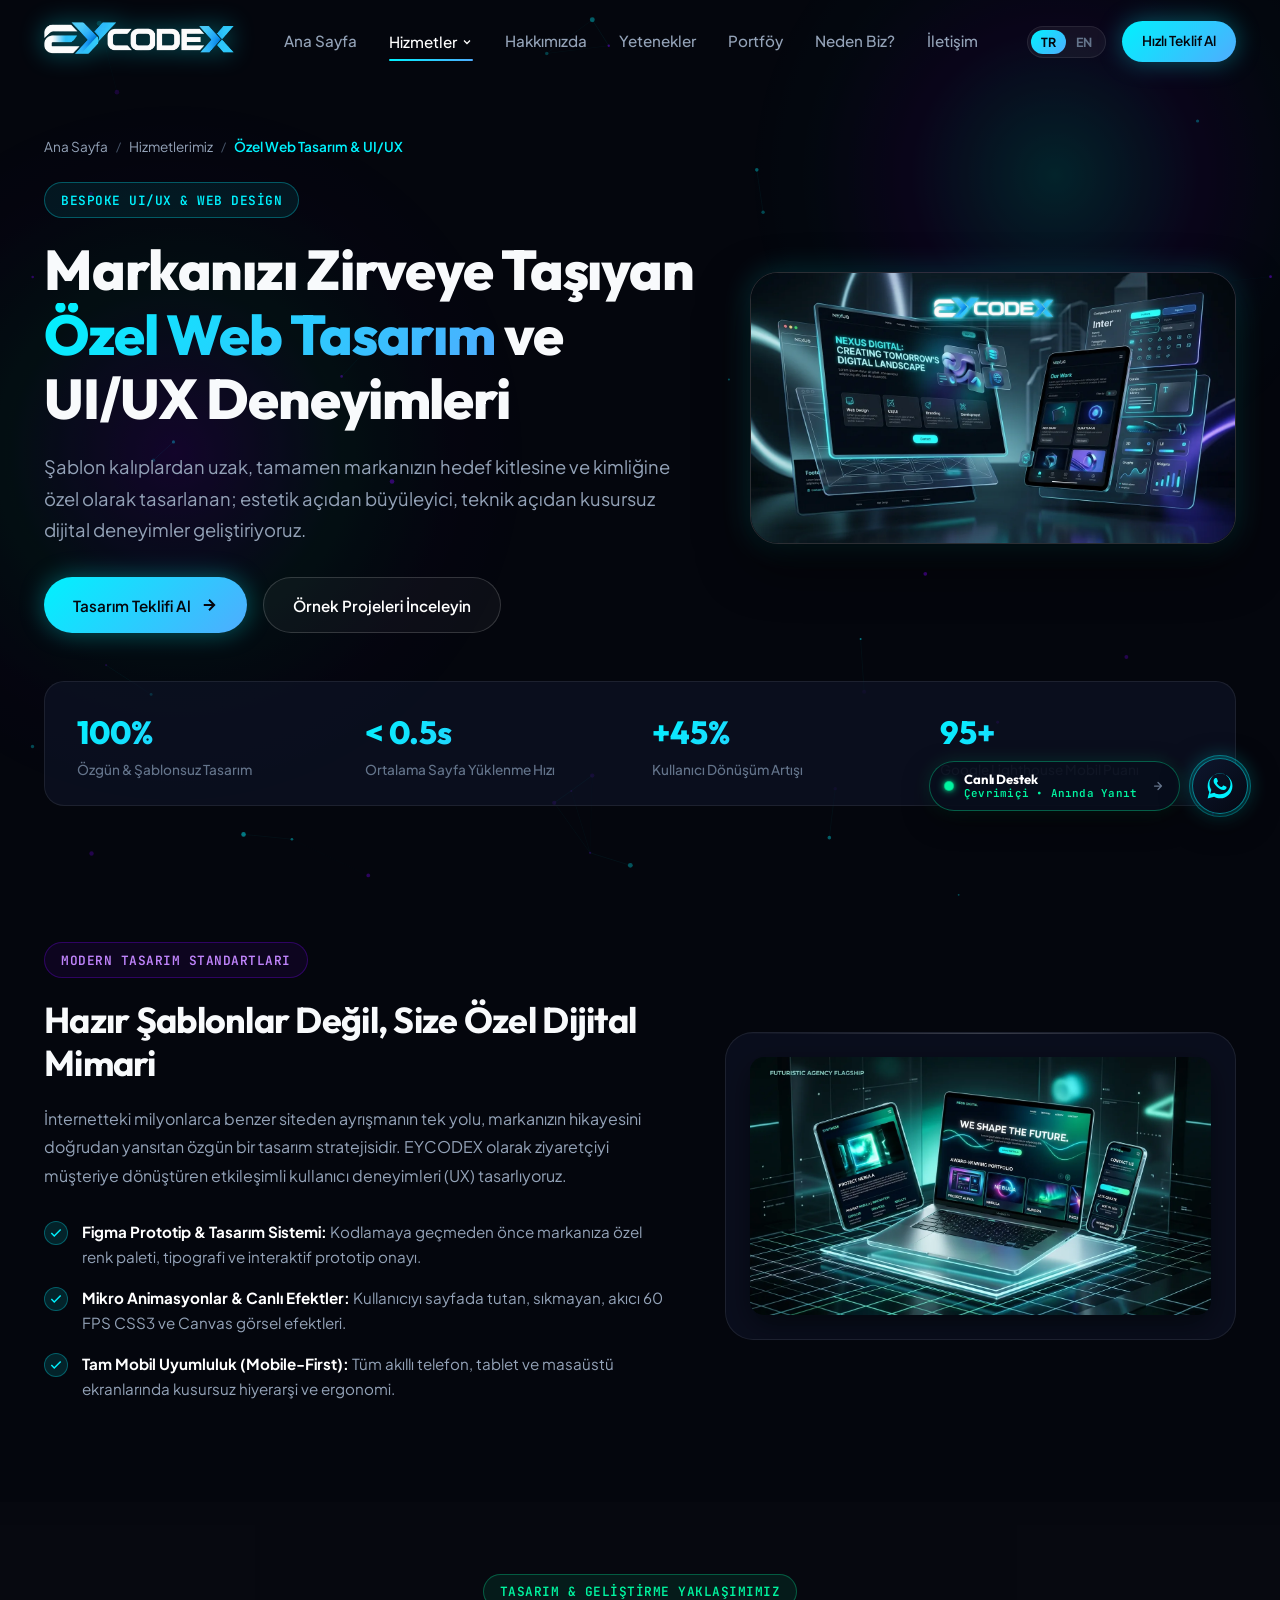
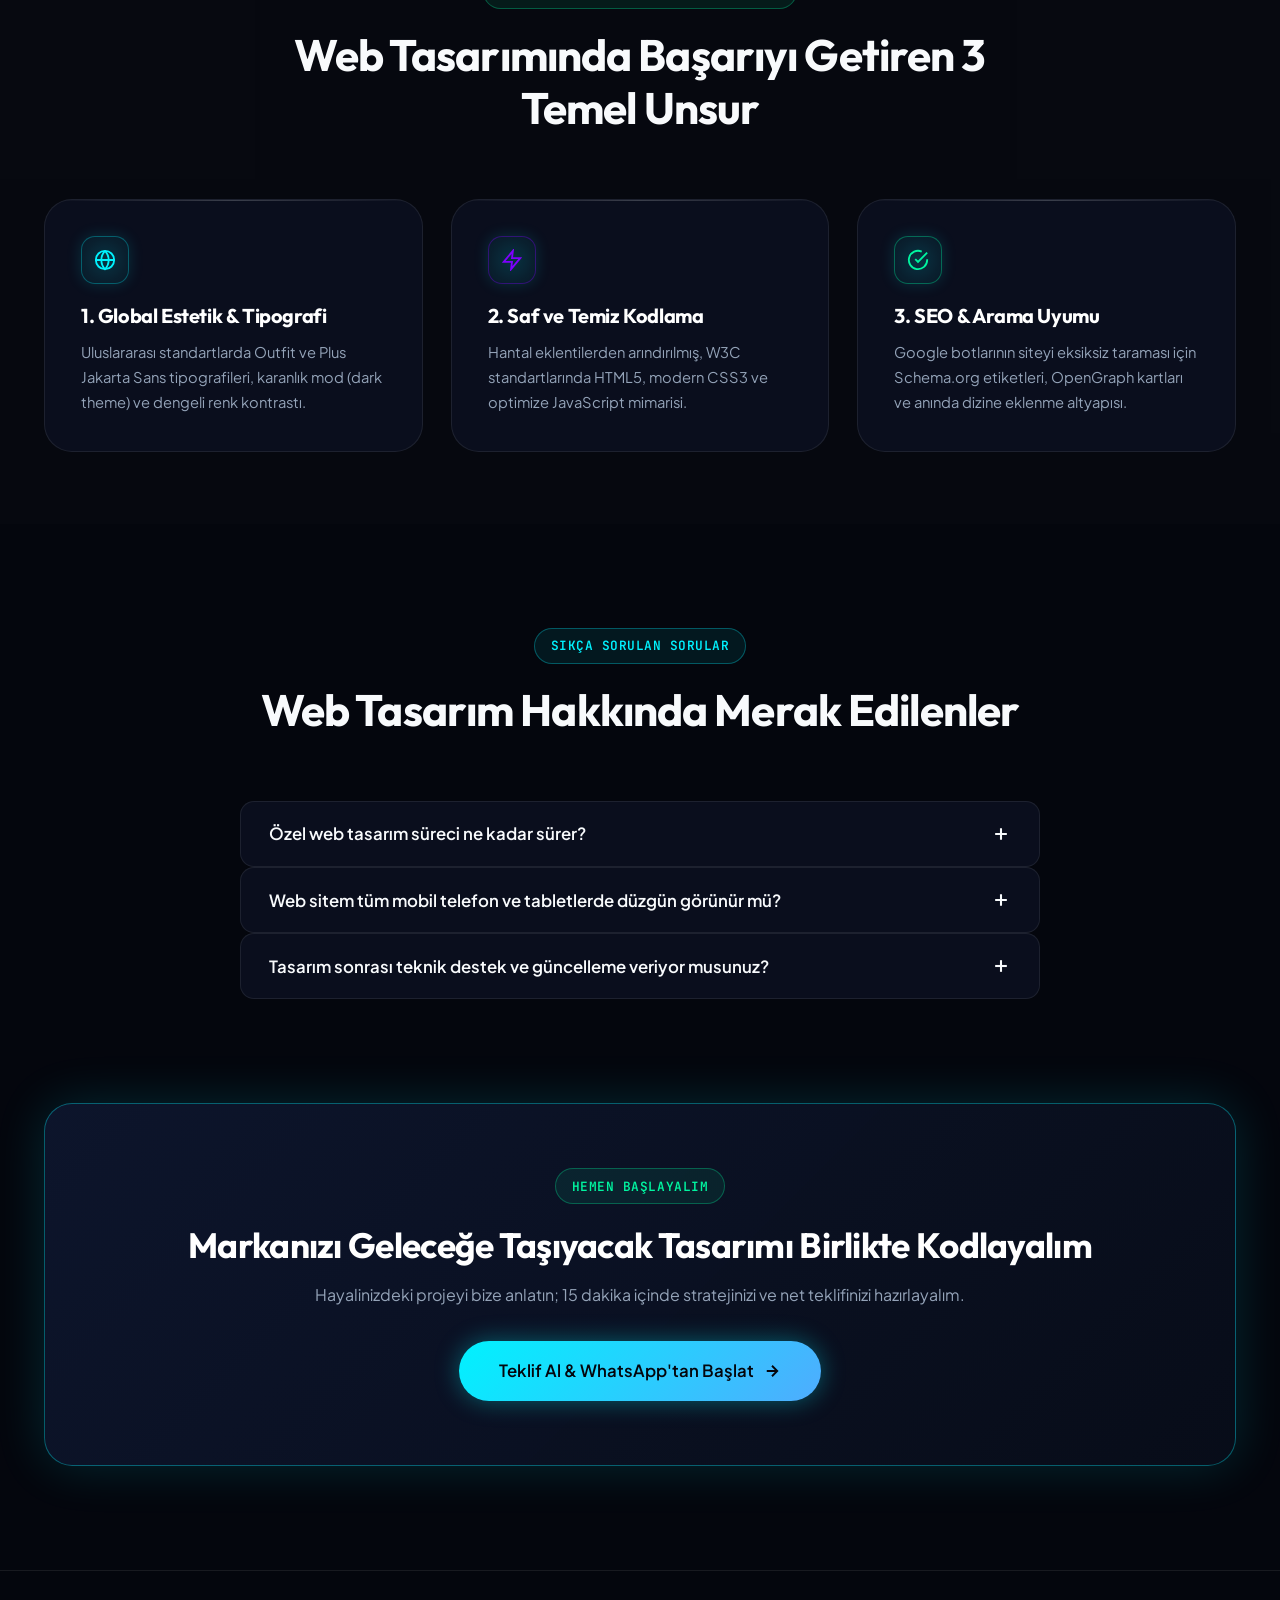
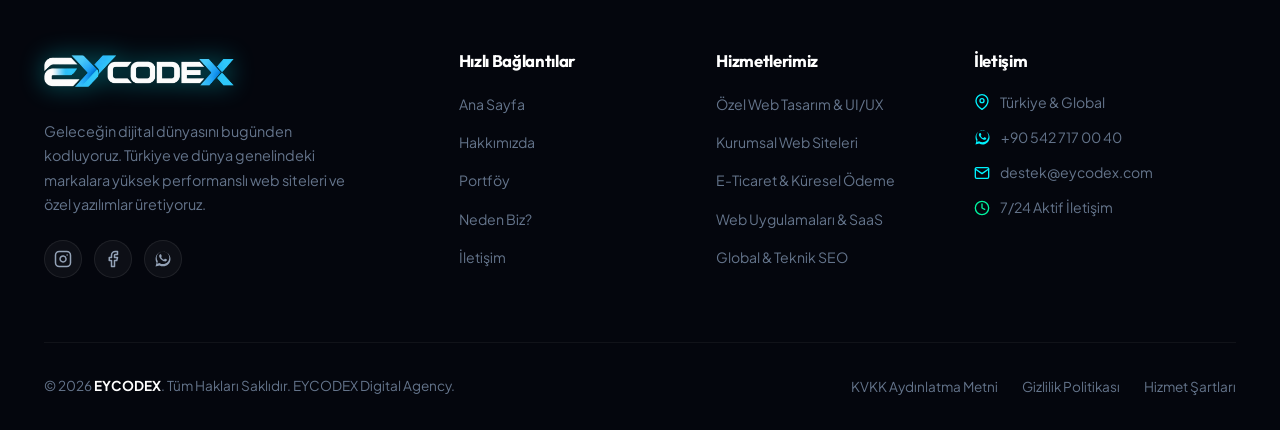
<file: web-tasarim.html>
<!DOCTYPE html>
<html lang="tr">
<head>
  <meta charset="UTF-8" />
  <meta name="viewport" content="width=device-width, initial-scale=1.0" />
  <title>Özel Web Tasarım & UI/UX Ajansı | EYCODEX</title>
  <meta name="description" content="Markanıza özel, ultra hızlı, mobil uyumlu ve modern web tasarım çözümleri. Figma UI/UX prototipleri ve React/Next.js mimarisiyle geleceği kodluyoruz." />
  <meta name="keywords" content="özel web tasarım, web tasarım ajansı, modern web sitesi, ui ux tasarım, responsive web sitesi, web tasarım fiyatları" />
  <meta name="robots" content="index, follow" />
  <link rel="canonical" href="https://eycodex.com/web-tasarim" />
  <link rel="alternate" hreflang="tr" href="https://eycodex.com/web-tasarim?lang=tr" />
  <link rel="alternate" hreflang="en" href="https://eycodex.com/web-tasarim?lang=en" />

  <!-- OpenGraph & Twitter Cards -->
  <meta property="og:title" content="Özel Web Tasarım & UI/UX Ajansı | EYCODEX" />
  <meta property="og:description" content="Markanıza özel, ultra hızlı ve modern web tasarım çözümleri. Dönüşüm artıran UI/UX prototipleri." />
  <meta property="og:image" content="https://eycodex.com/assets/images/showcase/web-design-showcase.webp" />
  <meta property="og:url" content="https://eycodex.com/web-tasarim" />
  <meta property="og:type" content="website" />
  <meta name="twitter:card" content="summary_large_image" />

  <!-- Favicon -->
  <link rel="icon" type="image/png" href="assets/images/favicon.png?v=4" />
  <link rel="apple-touch-icon" href="assets/images/favicon.png?v=4" />

  <!-- Fonts -->
  <link rel="preconnect" href="https://fonts.googleapis.com" />
  <link rel="preconnect" href="https://fonts.gstatic.com" crossorigin />
  <link href="https://fonts.googleapis.com/css2?family=JetBrains+Mono:wght@400;500;700&family=Outfit:wght@400;500;600;700;800;900&family=Plus+Jakarta+Sans:wght@300;400;500;600;700&display=swap" rel="stylesheet" />

  <!-- Stylesheet -->
  <link rel="stylesheet" href="assets/css/style.css?v=6.9" />

  <!-- Structured Data (JSON-LD) -->
  <script type="application/ld+json">
  {
    "@context": "https://schema.org",
    "@graph": [
      {
        "@type": "Service",
        "@id": "https://eycodex.com/web-tasarim#service",
        "name": "Özel Web Tasarım & UI/UX Ajansı",
        "serviceType": "Web Design & UI/UX Development",
        "provider": {
          "@type": "Organization",
          "name": "EYCODEX Digital Agency",
          "url": "https://eycodex.com"
        },
        "description": "Markalara özel modern, ultra hızlı, mobil uyumlu ve yüksek dönüşüm sağlayan web tasarım ve UI/UX prototipleme hizmetleri.",
        "areaServed": "Worldwide",
        "hasOfferCatalog": {
          "@type": "OfferCatalog",
          "name": "Web Tasarım Hizmetleri",
          "itemListElement": [
            { "@type": "Offer", "itemOffered": { "@type": "Service", "name": "Figma UI/UX Prototipleme" } },
            { "@type": "Offer", "itemOffered": { "@type": "Service", "name": "Mobil Uyumlu Responsive Tasarım" } },
            { "@type": "Offer", "itemOffered": { "@type": "Service", "name": "Özel Front-End Kodlama (React/Next.js)" } }
          ]
        }
      },
      {
        "@type": "BreadcrumbList",
        "itemListElement": [
          { "@type": "ListItem", "position": 1, "name": "Ana Sayfa", "item": "https://eycodex.com/" },
          { "@type": "ListItem", "position": 2, "name": "Hizmetler", "item": "https://eycodex.com/#services" },
          { "@type": "ListItem", "position": 3, "name": "Özel Web Tasarım", "item": "https://eycodex.com/web-tasarim" }
        ]
      },
      {
        "@type": "FAQPage",
        "mainEntity": [
          {
            "@type": "Question",
            "name": "Özel web tasarım süreci ne kadar sürer?",
            "acceptedAnswer": {
              "@type": "Answer",
              "text": "Standart kurumsal ve özel tasarım projelerimiz, kapsam ve onay süreçlerine bağlı olarak ortalama 3 ile 10 iş günü içerisinde tüm testleri yapılarak canlıya alınır."
            }
          },
          {
            "@type": "Question",
            "name": "Tasarımlar tüm mobil cihazlarla uyumlu mu?",
            "acceptedAnswer": {
              "@type": "Answer",
              "text": "Evet. Tüm tasarımlarımız 'Mobile-First' prensibiyle; iPhone, Android telefonlar, tabletler, dizüstü bilgisayarlar ve 4K monitörlerde piksel kusursuzluğunda çalışır."
            }
          },
          {
            "@type": "Question",
            "name": "Web sitem Google aramalarında ilk sayfada çıkar mı?",
            "acceptedAnswer": {
              "@type": "Answer",
              "text": "Tüm web sitelerimizi semantik HTML5, Schema.org yapısal verileri, 95+ PageSpeed hız optimizasyonu ve teknik SEO altyapısıyla kodluyoruz."
            }
          }
        ]
      }
    ]
  }
  </script>
</head>
<body>
  <!-- Canvas Particle FX -->
  <div class="bg-canvas-container" id="canvas-container">
    <canvas id="bg-canvas"></canvas>
  </div>
  <div class="ambient-glow glow-1"></div>
  <div class="ambient-glow glow-2"></div>

  <!-- 29 Ekim Cumhuriyet Bayramı Kutlama Barı -->
  <aside id="republicDayBanner" class="celebration-top-bar" role="region" aria-label="29 Ekim Cumhuriyet Bayramı" style="display: none;">
    <div class="celebration-img-wrapper">
      <img src="assets/images/cumhuriyet-bayrami.png" alt="29 Ekim Cumhuriyet Bayramı Kutlu Olsun" class="celebration-banner-img" />
    </div>
  </aside>

  <!-- 10 Kasım Atatürk'ü Anma Barı -->
  <aside id="ataturkMemorialBanner" class="celebration-top-bar memorial-top-bar" role="region" aria-label="10 Kasım Atatürk'ü Anma" style="display: none;">
    <div class="celebration-img-wrapper">
      <img src="assets/images/10-kasim-ataturk.png" alt="10 Kasım Gazi Mustafa Kemal Atatürk'ü Saygı, Minnet ve Özlemle Anıyoruz" class="celebration-banner-img" />
    </div>
  </aside>

  <!-- 24 Kasım Öğretmenler Günü Kutlama Barı -->
  <aside id="teachersDayBanner" class="celebration-top-bar teachers-day-top-bar" role="region" aria-label="24 Kasım Öğretmenler Günü Kutlaması" style="display: none;">
    <div class="celebration-img-wrapper">
      <img src="assets/images/ogretmenler-gunu.jpeg" alt="24 Kasım Öğretmenler Günü Kutlu Olsun" class="celebration-banner-img" fetchpriority="high" />
    </div>
  </aside>

  <!-- Site Header -->
  <header class="site-header" id="main-header">
    <div class="container">
      <nav class="nav-inner" aria-label="Ana Gezinti">
        <a href="/" class="brand-logo" aria-label="EYCODEX Ana Sayfa">
          <img src="assets/images/eycodexlogo.webp" alt="EYCODEX" class="brand-logo-img" />
        </a>

        <!-- Menu Links -->
        <ul class="nav-menu" id="nav-menu">
          <li><a href="/" class="nav-link" data-i18n="nav_home">Ana Sayfa</a></li>
          <li class="nav-item-dropdown">
            <a href="/#services" class="nav-link active nav-dropdown-toggle">
              <span data-i18n="nav_services">Hizmetler</span>
              <svg width="12" height="12" viewBox="0 0 24 24" fill="none" stroke="currentColor" stroke-width="2.5"><polyline points="6 9 12 15 18 9"/></svg>
            </a>
            <ul class="nav-dropdown-menu">
              <li class="nav-dropdown-item"><a href="/web-tasarim" class="nav-dropdown-link"><svg width="14" height="14" viewBox="0 0 24 24" fill="none" stroke="currentColor" stroke-width="2"><path d="M12 2L2 7l10 5 10-5-10-5z"/><path d="M2 17l10 5 10-5"/><path d="M2 12l10 5 10-5"/></svg><span data-i18n="svc_1_title">Özel Web Tasarım & UI/UX</span></a></li>
              <li class="nav-dropdown-item"><a href="/kurumsal-web-sitesi" class="nav-dropdown-link"><svg width="14" height="14" viewBox="0 0 24 24" fill="none" stroke="currentColor" stroke-width="2"><rect x="3" y="3" width="18" height="18" rx="3"/><path d="M3 9h18"/><path d="M9 21V9"/></svg><span data-i18n="svc_2_title">Kurumsal Web Siteleri</span></a></li>
              <li class="nav-dropdown-item"><a href="/e-ticaret-yazilimi" class="nav-dropdown-link"><svg width="14" height="14" viewBox="0 0 24 24" fill="none" stroke="currentColor" stroke-width="2"><path d="M6 2L3 6v14a2 2 0 0 0 2 2h14a2 2 0 0 0 2-2V6l-3-4z"/><line x1="3" y1="6" x2="21" y2="6"/></svg><span data-i18n="svc_3_title">E-Ticaret & Küresel Ödeme</span></a></li>
              <li class="nav-dropdown-item"><a href="/web-yazilim-saas" class="nav-dropdown-link"><svg width="14" height="14" viewBox="0 0 24 24" fill="none" stroke="currentColor" stroke-width="2"><rect x="4" y="4" width="16" height="16" rx="2"/><rect x="9" y="9" width="6" height="6"/><line x1="9" y1="1" x2="9" y2="4"/><line x1="15" y1="1" x2="15" y2="4"/></svg><span data-i18n="svc_4_title">Web Uygulamaları & SaaS</span></a></li>
              <li class="nav-dropdown-item"><a href="/seo-optimizasyonu" class="nav-dropdown-link"><svg width="14" height="14" viewBox="0 0 24 24" fill="none" stroke="currentColor" stroke-width="2"><circle cx="11" cy="11" r="8"/><line x1="21" y1="21" x2="16.65" y2="16.65"/></svg><span data-i18n="svc_5_title">Global & Teknik SEO</span></a></li>
            </ul>
          </li>
          <li><a href="/hakkimizda" class="nav-link" data-i18n="nav_about">Hakkımızda</a></li>
          <li><a href="/#skills" class="nav-link" data-i18n="nav_skills">Yetenekler</a></li>
          <li><a href="/#portfolio" class="nav-link" data-i18n="nav_portfolio">Portföy</a></li>
          <li><a href="/#why-us" class="nav-link" data-i18n="nav_why_us">Neden Biz?</a></li>
          <li><a href="/iletisim" class="nav-link" data-i18n="nav_contact">İletişim</a></li>
          <li class="mobile-menu-cta">
            <a href="/iletisim" class="btn btn-primary" data-i18n="nav_cta">Hızlı Teklif Al</a>
          </li>
        </ul>

        <!-- Right Controls -->
        <div class="nav-actions">
          <div class="lang-switcher" aria-label="Language Selector">
            <button class="lang-btn active" data-lang="tr" id="lang-tr-btn">TR</button>
            <button class="lang-btn" data-lang="en" id="lang-en-btn">EN</button>
          </div>
          <a href="/iletisim" class="btn btn-primary btn-sm header-cta-btn" id="nav-cta-btn" data-i18n="nav_cta">Hızlı Teklif Al</a>
          <button class="mobile-toggle" id="mobile-toggle" aria-label="Menüyü Aç/Kapat" aria-expanded="false">
            <span class="hamburger-bar" style="display:block;width:22px;height:2.5px;background:#00f2fe;border-radius:2px;margin:2px 0;"></span>
            <span class="hamburger-bar" style="display:block;width:22px;height:2.5px;background:#00f2fe;border-radius:2px;margin:2px 0;"></span>
            <span class="hamburger-bar" style="display:block;width:22px;height:2.5px;background:#00f2fe;border-radius:2px;margin:2px 0;"></span>
          </button>
        </div>
      </nav>
    </div>
  </header>

  <main>
    <!-- Subpage Hero -->
    <section class="subpage-hero">
      <div class="container">
        <!-- Breadcrumb Nav -->
        <nav class="breadcrumb-nav" aria-label="Breadcrumb">
          <a href="/">Ana Sayfa</a>
          <span class="breadcrumb-separator">/</span>
          <a href="/#services">Hizmetlerimiz</a>
          <span class="breadcrumb-separator">/</span>
          <span class="breadcrumb-current">Özel Web Tasarım & UI/UX</span>
        </nav>

        <div class="subpage-hero-grid">
          <div>
            <span class="badge-tag">Bespoke UI/UX & Web Design</span>
            <h1 class="subpage-title">
              Markanızı Zirveye Taşıyan <span class="text-gradient">Özel Web Tasarım</span> ve UI/UX Deneyimleri
            </h1>
            <p class="subpage-subtitle">
              Şablon kalıplardan uzak, tamamen markanızın hedef kitlesine ve kimliğine özel olarak tasarlanan; estetik açıdan büyüleyici, teknik açıdan kusursuz dijital deneyimler geliştiriyoruz.
            </p>

            <div style="display: flex; gap: 1rem; flex-wrap: wrap;">
              <a href="/iletisim" class="btn btn-primary">
                <span>Tasarım Teklifi Al</span>
                <svg width="18" height="18" viewBox="0 0 24 24" fill="none" stroke="currentColor" stroke-width="2.5"><path d="M5 12h14M12 5l7 7-7 7"/></svg>
              </a>
              <a href="/#portfolio" class="btn btn-outline">
                <span>Örnek Projeleri İnceleyin</span>
              </a>
            </div>
          </div>

          <div class="subpage-hero-media reveal">
            <img src="assets/images/showcase/web-design-showcase.webp" alt="EYCODEX Özel Web Tasarım & UI/UX" />
          </div>
        </div>

        <!-- Live Metrics Bar -->
        <div class="subpage-stats-bar reveal">
          <div class="subpage-stat-item">
            <span class="subpage-stat-number">100%</span>
            <span class="subpage-stat-label">Özgün & Şablonsuz Tasarım</span>
          </div>
          <div class="subpage-stat-item">
            <span class="subpage-stat-number">&lt; 0.5s</span>
            <span class="subpage-stat-label">Ortalama Sayfa Yüklenme Hızı</span>
          </div>
          <div class="subpage-stat-item">
            <span class="subpage-stat-number">+45%</span>
            <span class="subpage-stat-label">Kullanıcı Dönüşüm Artışı</span>
          </div>
          <div class="subpage-stat-item">
            <span class="subpage-stat-number">95+</span>
            <span class="subpage-stat-label">Google Lighthouse Mobil Puanı</span>
          </div>
        </div>
      </div>
    </section>

    <!-- Deep Content Section 1: Neden Özel Tasarım? -->
    <section class="content-section">
      <div class="container">
        <div class="content-two-col">
          <div>
            <span class="badge-tag badge-purple">Modern Tasarım Standartları</span>
            <h2 class="section-title" style="font-size: 2.25rem;">Hazır Şablonlar Değil, Size Özel Dijital Mimari</h2>
            <p style="color: var(--text-secondary); margin-bottom: 1.5rem; line-height: 1.8;">
              İnternetteki milyonlarca benzer siteden ayrışmanın tek yolu, markanızın hikayesini doğrudan yansıtan özgün bir tasarım stratejisidir. EYCODEX olarak ziyaretçiyi müşteriye dönüştüren etkileşimli kullanıcı deneyimleri (UX) tasarlıyoruz.
            </p>

            <ul class="feature-check-list">
              <li class="feature-check-item">
                <div class="check-icon-wrap"><svg width="14" height="14" viewBox="0 0 24 24" fill="none" stroke="currentColor" stroke-width="2.5"><polyline points="20 6 9 17 4 12"/></svg></div>
                <div><strong>Figma Prototip & Tasarım Sistemi:</strong> Kodlamaya geçmeden önce markanıza özel renk paleti, tipografi ve interaktif prototip onayı.</div>
              </li>
              <li class="feature-check-item">
                <div class="check-icon-wrap"><svg width="14" height="14" viewBox="0 0 24 24" fill="none" stroke="currentColor" stroke-width="2.5"><polyline points="20 6 9 17 4 12"/></svg></div>
                <div><strong>Mikro Animasyonlar & Canlı Efektler:</strong> Kullanıcıyı sayfada tutan, sıkmayan, akıcı 60 FPS CSS3 ve Canvas görsel efektleri.</div>
              </li>
              <li class="feature-check-item">
                <div class="check-icon-wrap"><svg width="14" height="14" viewBox="0 0 24 24" fill="none" stroke="currentColor" stroke-width="2.5"><polyline points="20 6 9 17 4 12"/></svg></div>
                <div><strong>Tam Mobil Uyumluluk (Mobile-First):</strong> Tüm akıllı telefon, tablet ve masaüstü ekranlarında kusursuz hiyerarşi ve ergonomi.</div>
              </li>
            </ul>
          </div>

          <div class="glass-card" style="padding: 1.5rem; text-align: center;">
            <img src="assets/images/showcase/hero-mockup.webp" alt="Özel Web Tasarım ve Arayüz Mimarisi" style="border-radius: var(--radius-md); box-shadow: 0 10px 30px rgba(0,0,0,0.5);" />
          </div>
        </div>
      </div>
    </section>

    <!-- Deep Content Section 2: 3'lü Özellik Kartları -->
    <section class="content-section" style="background: rgba(255,255,255,0.01);">
      <div class="container">
        <div class="section-header">
          <span class="badge-tag badge-emerald">Tasarım & Geliştirme Yaklaşımımız</span>
          <h2 class="section-title">Web Tasarımında Başarıyı Getiren 3 Temel Unsur</h2>
        </div>

        <div class="cards-grid-3">
          <div class="glass-card">
            <div class="contact-icon-box" style="margin-bottom: 1.25rem;">
              <svg width="22" height="22" viewBox="0 0 24 24" fill="none" stroke="currentColor" stroke-width="2"><circle cx="12" cy="12" r="10"/><path d="M12 2a14.5 14.5 0 0 0 0 20 14.5 14.5 0 0 0 0-20"/><path d="M2 12h20"/></svg>
            </div>
            <h3 style="font-size: 1.25rem; margin-bottom: 0.75rem; color: #fff;">1. Global Estetik & Tipografi</h3>
            <p style="color: var(--text-secondary); font-size: 0.92rem; line-height: 1.7;">
              Uluslararası standartlarda Outfit ve Plus Jakarta Sans tipografileri, karanlık mod (dark theme) ve dengeli renk kontrastı.
            </p>
          </div>

          <div class="glass-card">
            <div class="contact-icon-box" style="margin-bottom: 1.25rem; border-color: rgba(127, 0, 255, 0.35); color: var(--violet);">
              <svg width="22" height="22" viewBox="0 0 24 24" fill="none" stroke="currentColor" stroke-width="2"><polygon points="13 2 3 14 12 14 11 22 21 10 12 10 13 2"/></svg>
            </div>
            <h3 style="font-size: 1.25rem; margin-bottom: 0.75rem; color: #fff;">2. Saf ve Temiz Kodlama</h3>
            <p style="color: var(--text-secondary); font-size: 0.92rem; line-height: 1.7;">
              Hantal eklentilerden arındırılmış, W3C standartlarında HTML5, modern CSS3 ve optimize JavaScript mimarisi.
            </p>
          </div>

          <div class="glass-card">
            <div class="contact-icon-box" style="margin-bottom: 1.25rem; border-color: rgba(0, 245, 160, 0.35); color: var(--emerald);">
              <svg width="22" height="22" viewBox="0 0 24 24" fill="none" stroke="currentColor" stroke-width="2"><path d="M22 11.08V12a10 10 0 1 1-5.93-9.14"/><polyline points="22 4 12 14.01 9 11.01"/></svg>
            </div>
            <h3 style="font-size: 1.25rem; margin-bottom: 0.75rem; color: #fff;">3. SEO & Arama Uyumu</h3>
            <p style="color: var(--text-secondary); font-size: 0.92rem; line-height: 1.7;">
              Google botlarının siteyi eksiksiz taraması için Schema.org etiketleri, OpenGraph kartları ve anında dizine eklenme altyapısı.
            </p>
          </div>
        </div>
      </div>
    </section>

    <!-- FAQ Section with Schema Accordion -->
    <section class="section" id="faq-section">
      <div class="container">
        <div class="section-header">
          <span class="badge-tag">Sıkça Sorulan Sorular</span>
          <h2 class="section-title">Web Tasarım Hakkında Merak Edilenler</h2>
        </div>

        <div class="faq-accordion" style="max-width: 800px; margin: 0 auto;">
          <div class="faq-item">
            <button class="faq-question" aria-expanded="false">
              <span>Özel web tasarım süreci ne kadar sürer?</span>
              <svg class="faq-icon" width="20" height="20" viewBox="0 0 24 24" fill="none" stroke="currentColor" stroke-width="2.5"><line x1="12" y1="5" x2="12" y2="19"/><line x1="5" y1="12" x2="19" y2="12"/></svg>
            </button>
            <div class="faq-answer">
              <p>Standart kurumsal ve özel tasarım projelerimiz, kapsam ve onay süreçlerine bağlı olarak ortalama 3 ile 10 iş günü içerisinde tüm testleri yapılarak yayına hazır hale getirilir.</p>
            </div>
          </div>

          <div class="faq-item">
            <button class="faq-question" aria-expanded="false">
              <span>Web sitem tüm mobil telefon ve tabletlerde düzgün görünür mü?</span>
              <svg class="faq-icon" width="20" height="20" viewBox="0 0 24 24" fill="none" stroke="currentColor" stroke-width="2.5"><line x1="12" y1="5" x2="12" y2="19"/><line x1="5" y1="12" x2="19" y2="12"/></svg>
            </button>
            <div class="faq-answer">
              <p>Kesinlikle! Tüm tasarımlarımız Mobile-First prensibiyle kodlanır. iPhone, Android, iPad ve tüm ekran çözünürlüklerinde piksel kusursuzluğunda görüntülenir.</p>
            </div>
          </div>

          <div class="faq-item">
            <button class="faq-question" aria-expanded="false">
              <span>Tasarım sonrası teknik destek ve güncelleme veriyor musunuz?</span>
              <svg class="faq-icon" width="20" height="20" viewBox="0 0 24 24" fill="none" stroke="currentColor" stroke-width="2.5"><line x1="12" y1="5" x2="12" y2="19"/><line x1="5" y1="12" x2="19" y2="12"/></svg>
            </button>
            <div class="faq-answer">
              <p>Evet, teslim edilen tüm projelerimizde 1 yıl boyunca ücretsiz teknik destek, güvenlik güncellemeleri ve yedekleme garantisi sağlıyoruz.</p>
            </div>
          </div>
        </div>
      </div>
    </section>

    <!-- Subpage CTA Banner -->
    <section class="section" style="padding-top: 0;">
      <div class="container">
        <div class="subpage-cta-banner">
          <span class="badge-tag badge-emerald">Hemen Başlayalım</span>
          <h2 style="font-size: 2.2rem; color: #fff; margin-bottom: 1rem;">Markanızı Geleceğe Taşıyacak Tasarımı Birlikte Kodlayalım</h2>
          <p style="color: var(--text-secondary); max-width: 650px; margin: 0 auto 2rem auto;">
            Hayalinizdeki projeyi bize anlatın; 15 dakika içinde stratejinizi ve net teklifinizi hazırlayalım.
          </p>
          <a href="/iletisim" class="btn btn-primary" style="padding: 1rem 2.5rem; font-size: 1.05rem;">
            <span>Teklif Al & WhatsApp'tan Başlat</span>
            <svg width="18" height="18" viewBox="0 0 24 24" fill="none" stroke="currentColor" stroke-width="2.5"><path d="M5 12h14M12 5l7 7-7 7"/></svg>
          </a>
        </div>
      </div>
    </section>
  </main>

  <!-- Site Footer -->
  <footer class="site-footer">
    <div class="container">
      <div class="footer-grid">
        <!-- Col 1: Bio -->
        <div>
          <a href="/" class="brand-logo" style="margin-bottom: 1rem;" aria-label="EYCODEX Home">
            <img src="assets/images/eycodexlogo.webp" alt="EYCODEX" class="brand-logo-img" style="height: 48px;" />
          </a>
          <p class="footer-bio" data-i18n="footer_bio">
            Geleceğin dijital dünyasını bugünden kodluyoruz. Türkiye ve dünya genelindeki markalara yüksek performanslı web siteleri ve özel yazılımlar üretiyoruz.
          </p>
          <div class="footer-socials">
            <a href="https://www.instagram.com/eycodexcom/" target="_blank" class="social-link" aria-label="Instagram">
              <svg width="18" height="18" viewBox="0 0 24 24" fill="none" stroke="currentColor" stroke-width="2" stroke-linecap="round" stroke-linejoin="round"><rect x="2" y="2" width="20" height="20" rx="5" ry="5"/><path d="M16 11.37A4 4 0 1 1 12.63 8 4 4 0 0 1 16 11.37z"/><line x1="17.5" y1="6.5" x2="17.51" y2="6.5"/></svg>
            </a>
            <a href="https://www.facebook.com/eycodex" target="_blank" class="social-link" aria-label="Facebook">
              <svg width="18" height="18" viewBox="0 0 24 24" fill="none" stroke="currentColor" stroke-width="2" stroke-linecap="round" stroke-linejoin="round"><path d="M18 2h-3a5 5 0 0 0-5 5v3H7v4h3v8h4v-8h3l1-4h-4V7a1 1 0 0 1 1-1h3z"/></svg>
            </a>
            <a href="https://wa.me/905427170040" target="_blank" class="social-link" aria-label="WhatsApp">
              <svg width="18" height="18" viewBox="0 0 24 24" fill="currentColor"><path d="M12.04 2c-5.46 0-9.91 4.45-9.91 9.91 0 1.75.46 3.45 1.32 4.95L2.05 22l5.25-1.38c1.45.79 3.08 1.21 4.74 1.21 5.46 0 9.91-4.45 9.91-9.91 0-2.65-1.03-5.14-2.9-7.01A9.816 9.816 0 0 0 12.04 2z m.01 16.67c-1.52 0-3.01-.4-4.31-1.16l-.31-.18-3.2.84.85-3.12-.2-.32c-.84-1.34-1.28-2.89-1.28-4.49 0-4.63 3.77-8.4 8.4-8.4 2.25 0 4.36.88 5.95 2.47 1.59 1.59 2.46 3.7 2.46 5.95 0 4.63-3.77 8.41-8.4 8.41z m4.6-6.28c-.25-.13-1.49-.74-1.72-.82-.23-.09-.4-.13-.57.13-.17.25-.66.82-.81.99-.15.17-.3.19-.55.06-.25-.13-1.06-.39-2.02-1.25-.75-.67-1.26-1.5-1.41-1.75-.15-.25-.02-.39.11-.51.11-.11.25-.29.38-.44.13-.15.17-.25.25-.42.08-.17.04-.32-.02-.45-.06-.13-.57-1.37-.78-1.88-.2-.5-.41-.43-.57-.44h-.48c-.17 0-.45.06-.68.32-.23.25-.89.87-.89 2.12 0 1.25.91 2.46 1.04 2.63.13.17 1.8 2.75 4.36 3.86.61.26 1.09.42 1.46.54.61.2 1.17.17 1.61.1.49-.07 1.49-.61 1.7-1.2.21-.59.21-1.1.15-1.2-.06-.11-.23-.17-.48-.3z"/></svg>
            </a>
          </div>
        </div>

        <!-- Col 2: Quick Links -->
        <div>
          <h4 class="footer-col-title" data-i18n="footer_quick_links">Hızlı Bağlantılar</h4>
          <ul class="footer-links-list">
            <li><a href="/" class="footer-link" data-i18n="nav_home">Ana Sayfa</a></li>
            <li><a href="/hakkimizda" class="footer-link" data-i18n="nav_about">Hakkımızda</a></li>
            <li><a href="/#portfolio" class="footer-link" data-i18n="nav_portfolio">Portföy</a></li>
            <li><a href="/#why-us" class="footer-link" data-i18n="nav_why_us">Neden Biz?</a></li>
            <li><a href="/iletisim" class="footer-link" data-i18n="nav_contact">İletişim & Teklif</a></li>
          </ul>
        </div>

        <!-- Col 3: Services -->
        <div>
          <h4 class="footer-col-title" data-i18n="footer_services">Hizmetlerimiz</h4>
          <ul class="footer-links-list">
            <li><a href="/web-tasarim" class="footer-link" data-i18n="svc_1_title">Özel Web Tasarım</a></li>
            <li><a href="/kurumsal-web-sitesi" class="footer-link" data-i18n="svc_2_title">Kurumsal Web Siteleri</a></li>
            <li><a href="/e-ticaret-yazilimi" class="footer-link" data-i18n="svc_3_title">E-Ticaret Çözümleri</a></li>
            <li><a href="/web-yazilim-saas" class="footer-link" data-i18n="svc_4_title">Web Uygulamaları & SaaS</a></li>
            <li><a href="/seo-optimizasyonu" class="footer-link" data-i18n="svc_5_title">Global & Teknik SEO</a></li>
          </ul>
        </div>

        <!-- Col 4: Contact summary -->
        <div>
          <h4 class="footer-col-title" data-i18n="nav_contact">İletişim</h4>
          <ul class="footer-links-list">
            <li class="footer-link-with-icon">
              <svg width="16" height="16" viewBox="0 0 24 24" fill="none" stroke="var(--cyan)" stroke-width="2" stroke-linecap="round" stroke-linejoin="round"><path d="M21 10c0 7-9 13-9 13s-9-6-9-13a9 9 0 0 1 18 0z"/><circle cx="12" cy="10" r="3"/></svg>
              <span>Türkiye & Global</span>
            </li>
            <li class="footer-link-with-icon">
              <svg width="17" height="17" viewBox="0 0 24 24" fill="var(--cyan)"><path d="M12.04 2c-5.46 0-9.91 4.45-9.91 9.91 0 1.75.46 3.45 1.32 4.95L2.05 22l5.25-1.38c1.45.79 3.08 1.21 4.74 1.21 5.46 0 9.91-4.45 9.91-9.91 0-2.65-1.03-5.14-2.9-7.01A9.816 9.816 0 0 0 12.04 2z m.01 16.67c-1.52 0-3.01-.4-4.31-1.16l-.31-.18-3.2.84.85-3.12-.2-.32c-.84-1.34-1.28-2.89-1.28-4.49 0-4.63 3.77-8.4 8.4-8.4 2.25 0 4.36.88 5.95 2.47 1.59 1.59 2.46 3.7 2.46 5.95 0 4.63-3.77 8.41-8.4 8.41z m4.6-6.28c-.25-.13-1.49-.74-1.72-.82-.23-.09-.4-.13-.57.13-.17.25-.66.82-.81.99-.15.17-.3.19-.55.06-.25-.13-1.06-.39-2.02-1.25-.75-.67-1.26-1.5-1.41-1.75-.15-.25-.02-.39.11-.51.11-.11.25-.29.38-.44.13-.15.17-.25.25-.42.08-.17.04-.32-.02-.45-.06-.13-.57-1.37-.78-1.88-.2-.5-.41-.43-.57-.44h-.48c-.17 0-.45.06-.68.32-.23.25-.89.87-.89 2.12 0 1.25.91 2.46 1.04 2.63.13.17 1.8 2.75 4.36 3.86.61.26 1.09.42 1.46.54.61.2 1.17.17 1.61.1.49-.07 1.49-.61 1.7-1.2.21-.59.21-1.1.15-1.2-.06-.11-.23-.17-.48-.3z"/></svg>
              <span><a href="https://wa.me/905427170040" target="_blank" style="color: inherit; text-decoration: none;">+90 542 717 00 40</a></span>
            </li>
            <li class="footer-link-with-icon">
              <svg width="16" height="16" viewBox="0 0 24 24" fill="none" stroke="var(--cyan)" stroke-width="2" stroke-linecap="round" stroke-linejoin="round"><path d="M4 4h16c1.1 0 2 .9 2 2v12c0 1.1-.9 2-2 2H4c-1.1 0-2-.9-2-2V6c0-1.1.9-2 2-2z"/><polyline points="22,6 12,13 2,6"/></svg>
              <span><a href="mailto:destek@eycodex.com" style="color: inherit; text-decoration: none;">destek@eycodex.com</a></span>
            </li>
            <li class="footer-link-with-icon">
              <svg width="16" height="16" viewBox="0 0 24 24" fill="none" stroke="var(--emerald)" stroke-width="2" stroke-linecap="round" stroke-linejoin="round"><circle cx="12" cy="12" r="10"/><polyline points="12 6 12 12 16 14"/></svg>
              <span>7/24 Aktif İletişim</span>
            </li>
          </ul>
        </div>
      </div>

      <div class="footer-bottom">
        <div>
          &copy; <span id="current-year">2026</span> <strong style="color: #fff;">EYCODEX</strong>. <span data-i18n="footer_copyright">Tüm Hakları Saklıdır.</span>
        </div>
        <div class="footer-legal-links">
          <button class="legal-btn" onclick="openLegalModal('kvkk')" data-i18n="footer_kvkk">KVKK Aydınlatma Metni</button>
          <button class="legal-btn" onclick="openLegalModal('privacy')" data-i18n="footer_privacy">Gizlilik Politikası</button>
          <button class="legal-btn" onclick="openLegalModal('terms')" data-i18n="footer_terms">Hizmet Şartları</button>
        </div>
      </div>
    </div>
  </footer>

  <!-- Floating Actions (WhatsApp & Back to Top) -->
  <div class="floating-actions">
    <div class="float-whatsapp-group">
      <a href="https://api.whatsapp.com/send?phone=905427170040&text=Merhaba%20EYCODEX!%20%C3%96zel%20web%20tasar%C4%B1m%20hizmetiniz%20hakk%C4%B1nda%20bilgi%20almak%20istiyorum." target="_blank" class="float-whatsapp-badge" aria-label="Canlı Destek" id="float-whatsapp-badge">
        <span class="float-badge-pulse">
          <span class="pulse-radar"></span>
          <span class="pulse-center"></span>
        </span>
        <div class="float-badge-content">
          <span class="float-badge-title" data-i18n="float_wa_title">Canlı Destek</span>
          <span class="float-badge-sub" data-i18n="float_wa_subtitle">Çevrimiçi • Anında Yanıt</span>
        </div>
        <div class="float-badge-arrow">
          <svg width="12" height="12" viewBox="0 0 24 24" fill="none" stroke="currentColor" stroke-width="2.5" stroke-linecap="round" stroke-linejoin="round"><path d="M5 12h14M12 5l7 7-7 7"/></svg>
        </div>
      </a>
      <a href="https://api.whatsapp.com/send?phone=905427170040&text=Merhaba%20EYCODEX!%20%C3%96zel%20web%20tasar%C4%B1m%20hizmetiniz%20hakk%C4%B1nda%20bilgi%20almak%20istiyorum." target="_blank" class="float-whatsapp" aria-label="WhatsApp İletişim" id="float-whatsapp-btn">
        <svg width="32" height="32" viewBox="0 0 24 24" fill="currentColor"><path d="M12.04 2c-5.46 0-9.91 4.45-9.91 9.91 0 1.75.46 3.45 1.32 4.95L2.05 22l5.25-1.38c1.45.79 3.08 1.21 4.74 1.21 5.46 0 9.91-4.45 9.91-9.91 0-2.65-1.03-5.14-2.9-7.01A9.816 9.816 0 0 0 12.04 2z m.01 16.67c-1.52 0-3.01-.4-4.31-1.16l-.31-.18-3.2.84.85-3.12-.2-.32c-.84-1.34-1.28-2.89-1.28-4.49 0-4.63 3.77-8.4 8.4-8.4 2.25 0 4.36.88 5.95 2.47 1.59 1.59 2.46 3.7 2.46 5.95 0 4.63-3.77 8.41-8.4 8.41z m4.6-6.28c-.25-.13-1.49-.74-1.72-.82-.23-.09-.4-.13-.57.13-.17.25-.66.82-.81.99-.15.17-.3.19-.55.06-.25-.13-1.06-.39-2.02-1.25-.75-.67-1.26-1.5-1.41-1.75-.15-.25-.02-.39.11-.51.11-.11.25-.29.38-.44.13-.15.17-.25.25-.42.08-.17.04-.32-.02-.45-.06-.13-.57-1.37-.78-1.88-.2-.5-.41-.43-.57-.44h-.48c-.17 0-.45.06-.68.32-.23.25-.89.87-.89 2.12 0 1.25.91 2.46 1.04 2.63.13.17 1.8 2.75 4.36 3.86.61.26 1.09.42 1.46.54.61.2 1.17.17 1.61.1.49-.07 1.49-.61 1.7-1.2.21-.59.21-1.1.15-1.2-.06-.11-.23-.17-.48-.3z"/></svg>
      </a>
    </div>
    <button class="back-to-top" id="back-to-top" aria-label="Yukarı Çık">
      <svg width="20" height="20" viewBox="0 0 24 24" fill="none" stroke="currentColor" stroke-width="2.5" stroke-linecap="round" stroke-linejoin="round"><path d="M18 15l-6-6-6 6"/></svg>
    </button>
  </div>

  <!-- Legal Info Modal (KVKK / Privacy / Terms) -->
  <div class="modal-backdrop" id="legal-modal">
    <div class="modal-dialog">
      <button class="modal-close-btn" onclick="closeModal('legal-modal')" aria-label="Kapat">
        <svg width="18" height="18" viewBox="0 0 24 24" fill="none" stroke="currentColor" stroke-width="2.5" stroke-linecap="round" stroke-linejoin="round"><line x1="18" y1="6" x2="6" y2="18"/><line x1="6" y1="6" x2="18" y2="18"/></svg>
      </button>
      <div id="legal-modal-body"></div>
    </div>
  </div>

  <!-- Toast Notification Container -->
  <div id="toast-container" class="toast-container"></div>

  <!-- Scripts -->
  <script src="assets/js/i18n.js?v=5.2"></script>
  <script src="assets/js/main.js?v=6.9"></script>
</body>
</html>
</file>
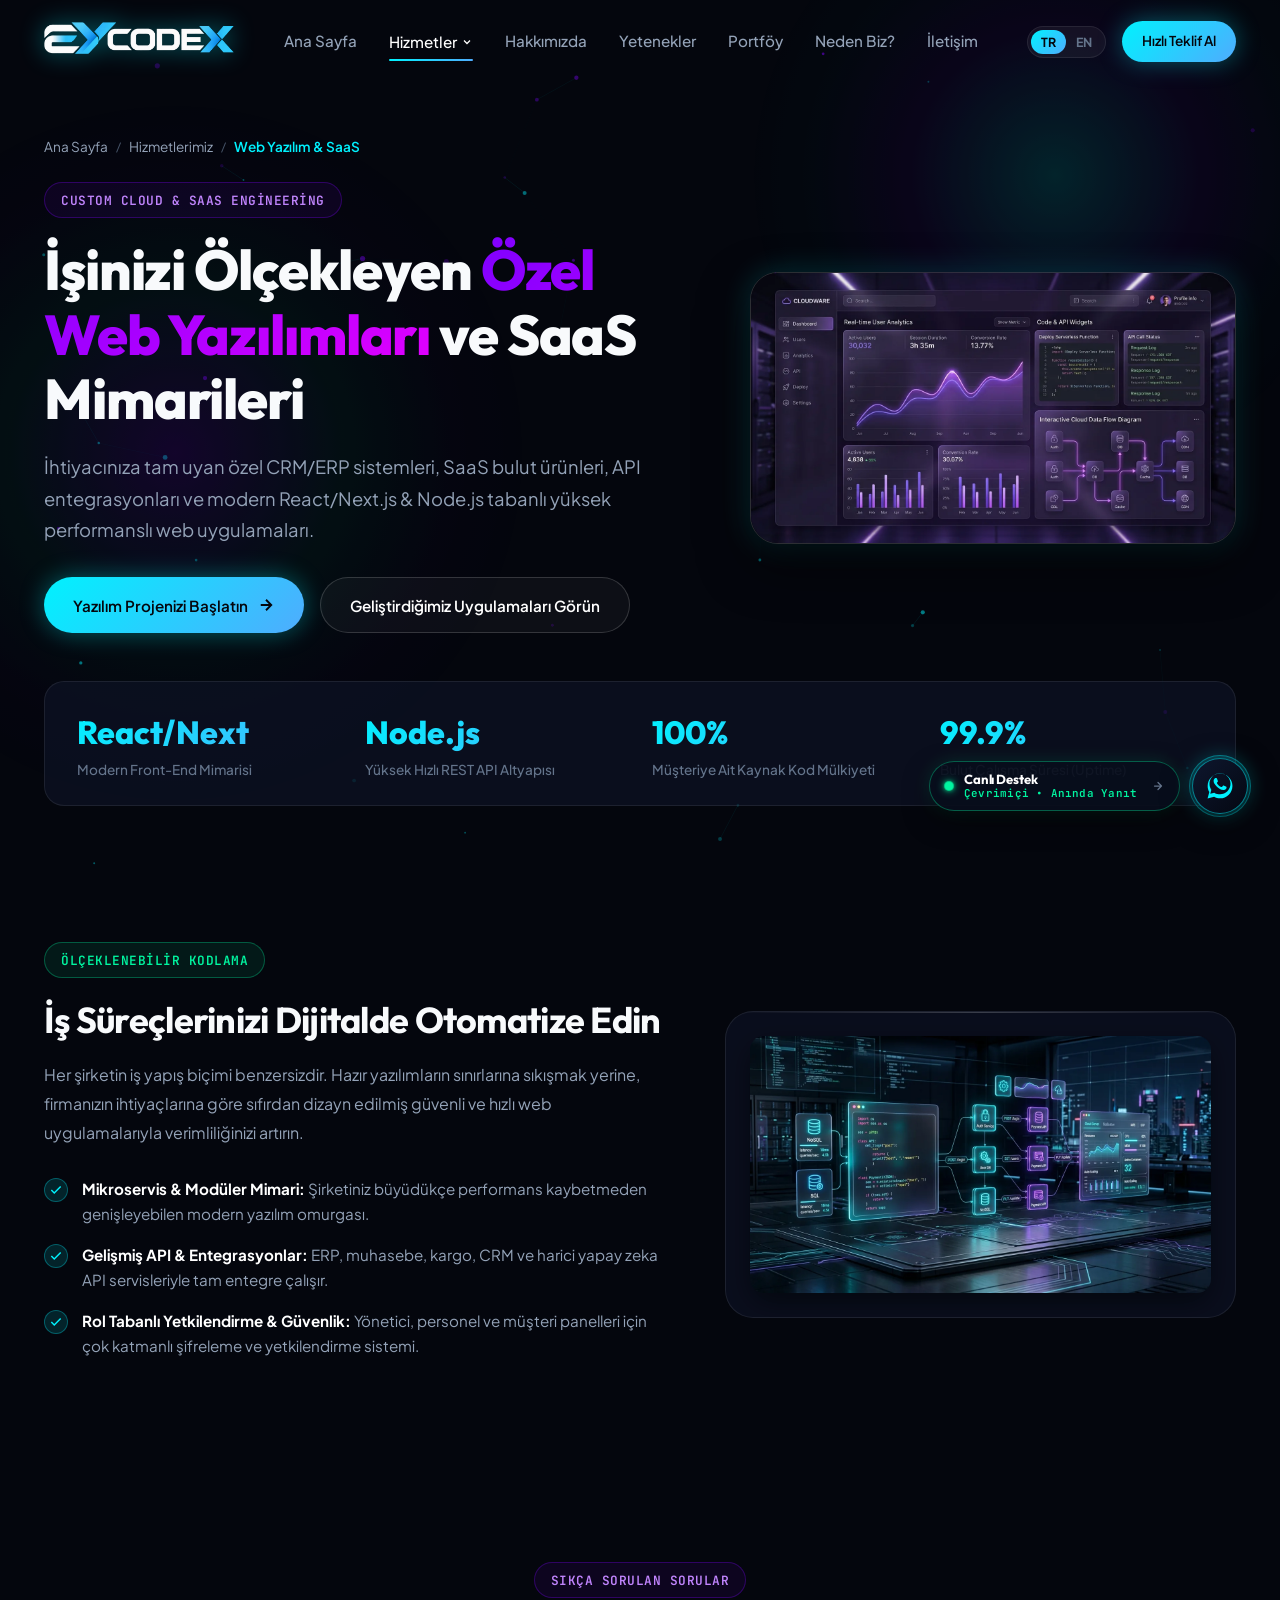
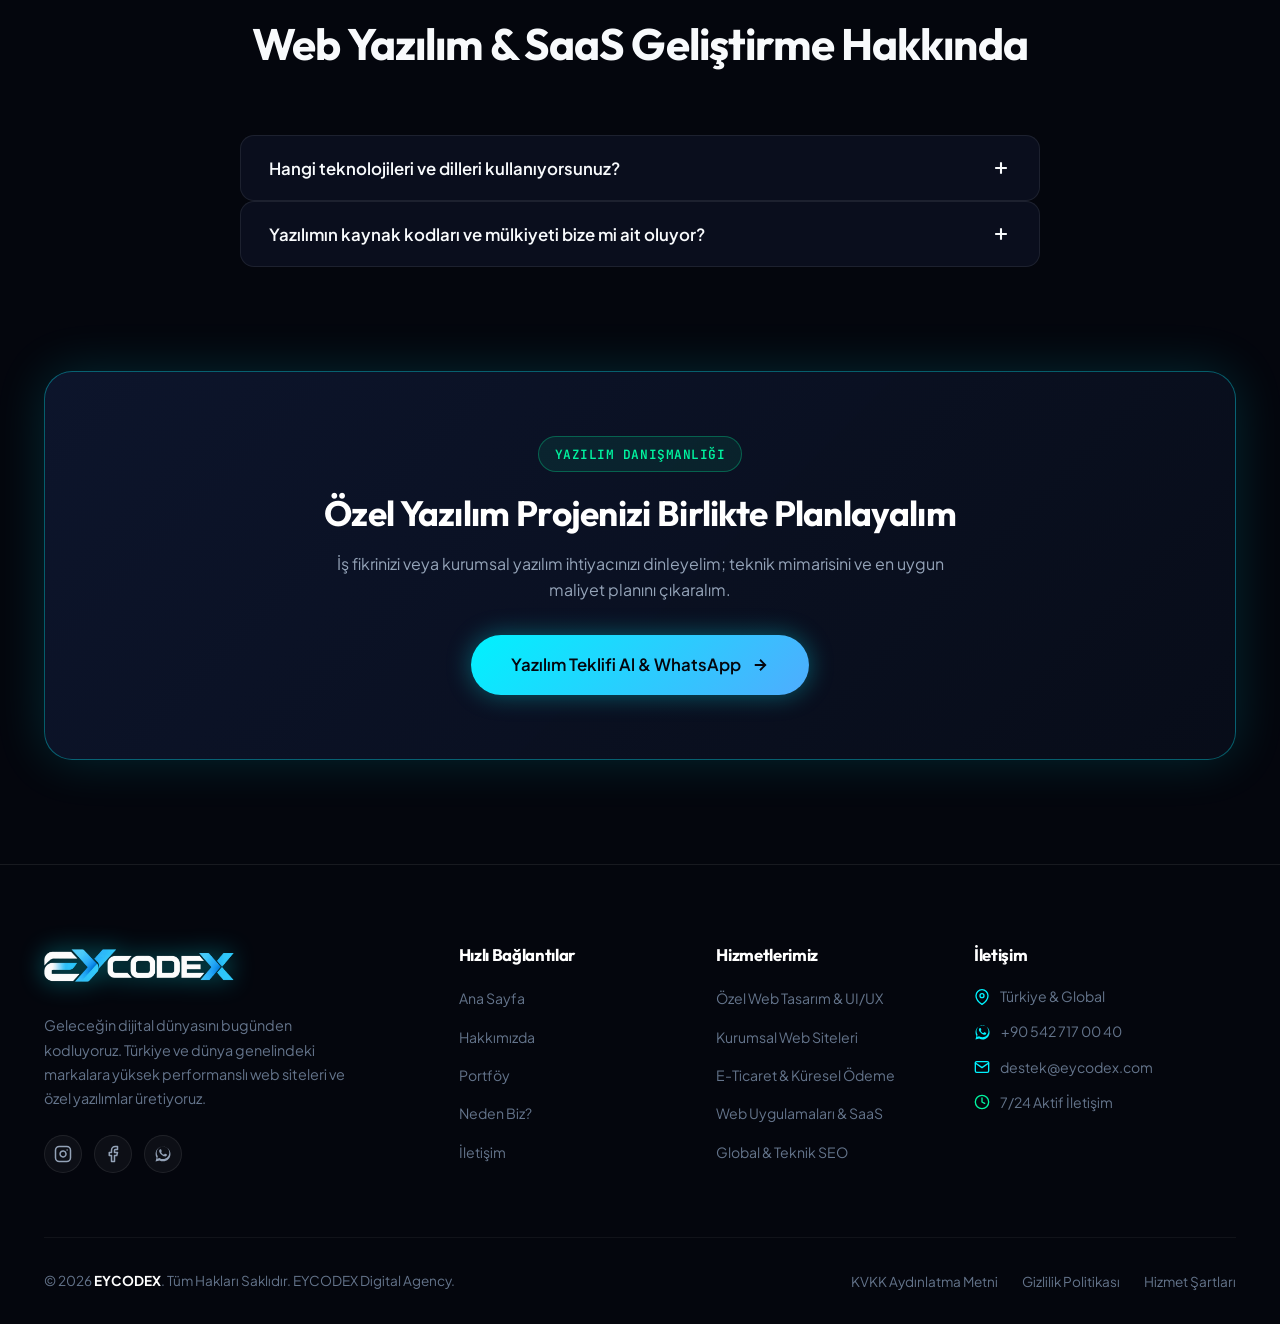
<file: web-yazilim-saas.html>
<!DOCTYPE html>
<html lang="tr">

<head>
  <meta charset="UTF-8" />
  <meta name="viewport" content="width=device-width, initial-scale=1.0" />
  <title>Özel Web Yazılım & SaaS Geliştirme Ajansı | EYCODEX</title>
  <meta name="description"
    content="React, Next.js ve Node.js mimarisiyle ölçeklenebilir özel web yazılımları, SaaS platformları, B2B paneller ve bulut tabanlı dijital ürünler geliştiriyoruz." />
  <meta name="keywords"
    content="özel web yazılım, saas geliştirme, web uygulaması geliştirme, özel b2b yazılım, api entegrasyonu, bulut yazılım ajansı" />
  <meta name="robots" content="index, follow" />
  <link rel="canonical" href="https://eycodex.com/web-yazilim-saas" />
  <link rel="alternate" hreflang="tr" href="https://eycodex.com/web-yazilim-saas?lang=tr" />
  <link rel="alternate" hreflang="en" href="https://eycodex.com/web-yazilim-saas?lang=en" />

  <!-- OpenGraph & Twitter Cards -->
  <meta property="og:title" content="Özel Web Yazılım & SaaS Geliştirme Ajansı | EYCODEX" />
  <meta property="og:description"
    content="Geleceğin bulut tabanlı yazılımlarını bugünden kodluyoruz. Ölçeklenebilir SaaS ve Web Uygulamaları." />
  <meta property="og:image" content="https://eycodex.com/assets/images/showcase/saas-webapp-showcase.webp" />
  <meta property="og:url" content="https://eycodex.com/web-yazilim-saas" />
  <meta property="og:type" content="website" />
  <meta name="twitter:card" content="summary_large_image" />

  <!-- Favicon -->
  <link rel="icon" type="image/png" href="assets/images/favicon.png?v=4" />
  <link rel="apple-touch-icon" href="assets/images/favicon.png?v=4" />

  <!-- Fonts -->
  <link rel="preconnect" href="https://fonts.googleapis.com" />
  <link rel="preconnect" href="https://fonts.gstatic.com" crossorigin />
  <link
    href="https://fonts.googleapis.com/css2?family=JetBrains+Mono:wght@400;500;700&family=Outfit:wght@400;500;600;700;800;900&family=Plus+Jakarta+Sans:wght@300;400;500;600;700&display=swap"
    rel="stylesheet" />

  <!-- Stylesheet -->
  <link rel="stylesheet" href="assets/css/style.css?v=6.9" />

  <!-- Structured Data (JSON-LD) -->
  <script type="application/ld+json">
  {
    "@context": "https://schema.org",
    "@graph": [
      {
        "@type": "Service",
        "@id": "https://eycodex.com/web-yazilim-saas#service",
        "name": "Özel Web Yazılım & SaaS Geliştirme",
        "serviceType": "Custom Software & SaaS Development",
        "provider": {
          "@type": "Organization",
          "name": "EYCODEX Digital Agency",
          "url": "https://eycodex.com"
        },
        "description": "React, Next.js, TypeScript ve Node.js teknolojileriyle ölçeklenebilir SaaS platformları, özel CRM/ERP panelleri ve bulut yazılımları geliştirme hizmeti.",
        "areaServed": "Worldwide"
      },
      {
        "@type": "BreadcrumbList",
        "itemListElement": [
          { "@type": "ListItem", "position": 1, "name": "Ana Sayfa", "item": "https://eycodex.com/" },
          { "@type": "ListItem", "position": 2, "name": "Hizmetler", "item": "https://eycodex.com/#services" },
          { "@type": "ListItem", "position": 3, "name": "Web Yazılım & SaaS", "item": "https://eycodex.com/web-yazilim-saas" }
        ]
      },
      {
        "@type": "FAQPage",
        "mainEntity": [
          {
            "@type": "Question",
            "name": "Hangi teknolojileri ve dilleri kullanıyorsunuz?",
            "acceptedAnswer": {
              "@type": "Answer",
              "text": "Front-End tarafında React, Next.js ve TypeScript; Back-End tarafında Node.js, Express ve RESTful API mimarileri; veri tabanında PostgreSQL, MongoDB ve Redis kullanıyoruz."
            }
          },
          {
            "@type": "Question",
            "name": "Yazılımın kaynak kodları ve mülkiyeti bize mi ait oluyor?",
            "acceptedAnswer": {
              "@type": "Answer",
              "text": "Evet. Geliştirdiğimiz tüm özel web yazılımlarının ve SaaS platformlarının tüm kaynak kodları, veri tabanı ve fikri mülkiyeti %100 müşterimize aittir."
            }
          }
        ]
      }
    ]
  }
  </script>
</head>

<body>
  <div class="bg-canvas-container" id="canvas-container"><canvas id="bg-canvas"></canvas></div>
  <div class="ambient-glow glow-1"></div>
  <div class="ambient-glow glow-2"></div>

  <!-- 29 Ekim Cumhuriyet Bayramı Kutlama Barı -->
  <aside id="republicDayBanner" class="celebration-top-bar" role="region" aria-label="29 Ekim Cumhuriyet Bayramı"
    style="display: none;">
    <div class="celebration-img-wrapper">
      <img src="assets/images/cumhuriyet-bayrami.png" alt="29 Ekim Cumhuriyet Bayramı Kutlu Olsun"
        class="celebration-banner-img" />
    </div>
  </aside>

  <!-- 10 Kasım Atatürk'ü Anma Barı -->
  <aside id="ataturkMemorialBanner" class="celebration-top-bar memorial-top-bar" role="region"
    aria-label="10 Kasım Atatürk'ü Anma" style="display: none;">
    <div class="celebration-img-wrapper">
      <img src="assets/images/10-kasim-ataturk.png"
        alt="10 Kasım Gazi Mustafa Kemal Atatürk'ü Saygı, Minnet ve Özlemle Anıyoruz" class="celebration-banner-img" />
    </div>
  </aside>

  <!-- 24 Kasım Öğretmenler Günü Kutlama Barı -->
  <aside id="teachersDayBanner" class="celebration-top-bar teachers-day-top-bar" role="region" aria-label="24 Kasım Öğretmenler Günü Kutlaması" style="display: none;">
    <div class="celebration-img-wrapper">
      <img src="assets/images/ogretmenler-gunu.jpeg" alt="24 Kasım Öğretmenler Günü Kutlu Olsun" class="celebration-banner-img" fetchpriority="high" />
    </div>
  </aside>

  <!-- Header -->
  <header class="site-header" id="main-header">
    <div class="container">
      <nav class="nav-inner" aria-label="Ana Gezinti">
        <a href="/" class="brand-logo" aria-label="EYCODEX Ana Sayfa">
          <img src="assets/images/eycodexlogo.webp" alt="EYCODEX" class="brand-logo-img" />
        </a>
        <ul class="nav-menu" id="nav-menu">
          <li><a href="/" class="nav-link" data-i18n="nav_home">Ana Sayfa</a></li>
          <li class="nav-item-dropdown">
            <a href="/#services" class="nav-link active nav-dropdown-toggle">
              <span data-i18n="nav_services">Hizmetler</span>
              <svg width="12" height="12" viewBox="0 0 24 24" fill="none" stroke="currentColor" stroke-width="2.5">
                <polyline points="6 9 12 15 18 9" />
              </svg>
            </a>
            <ul class="nav-dropdown-menu">
              <li class="nav-dropdown-item"><a href="/web-tasarim" class="nav-dropdown-link"><svg width="14" height="14"
                    viewBox="0 0 24 24" fill="none" stroke="currentColor" stroke-width="2">
                    <path d="M12 2L2 7l10 5 10-5-10-5z" />
                    <path d="M2 17l10 5 10-5" />
                    <path d="M2 12l10 5 10-5" />
                  </svg><span data-i18n="svc_1_title">Özel Web Tasarım & UI/UX</span></a></li>
              <li class="nav-dropdown-item"><a href="/kurumsal-web-sitesi" class="nav-dropdown-link"><svg width="14"
                    height="14" viewBox="0 0 24 24" fill="none" stroke="currentColor" stroke-width="2">
                    <rect x="3" y="3" width="18" height="18" rx="3" />
                    <path d="M3 9h18" />
                    <path d="M9 21V9" />
                  </svg><span data-i18n="svc_2_title">Kurumsal Web Siteleri</span></a></li>
              <li class="nav-dropdown-item"><a href="/e-ticaret-yazilimi" class="nav-dropdown-link"><svg width="14"
                    height="14" viewBox="0 0 24 24" fill="none" stroke="currentColor" stroke-width="2">
                    <path d="M6 2L3 6v14a2 2 0 0 0 2 2h14a2 2 0 0 0 2-2V6l-3-4z" />
                    <line x1="3" y1="6" x2="21" y2="6" />
                  </svg><span data-i18n="svc_3_title">E-Ticaret & Küresel Ödeme</span></a></li>
              <li class="nav-dropdown-item"><a href="/web-yazilim-saas" class="nav-dropdown-link"><svg width="14"
                    height="14" viewBox="0 0 24 24" fill="none" stroke="currentColor" stroke-width="2">
                    <rect x="4" y="4" width="16" height="16" rx="2" />
                    <rect x="9" y="9" width="6" height="6" />
                    <line x1="9" y1="1" x2="9" y2="4" />
                  </svg><span data-i18n="svc_4_title">Web Uygulamaları & SaaS</span></a></li>
              <li class="nav-dropdown-item"><a href="/seo-optimizasyonu" class="nav-dropdown-link"><svg width="14"
                    height="14" viewBox="0 0 24 24" fill="none" stroke="currentColor" stroke-width="2">
                    <circle cx="11" cy="11" r="8" />
                    <line x1="21" y1="21" x2="16.65" y2="16.65" />
                  </svg><span data-i18n="svc_5_title">Global & Teknik SEO</span></a></li>
            </ul>
          </li>
          <li><a href="/hakkimizda" class="nav-link" data-i18n="nav_about">Hakkımızda</a></li>
          <li><a href="/#skills" class="nav-link" data-i18n="nav_skills">Yetenekler</a></li>
          <li><a href="/#portfolio" class="nav-link" data-i18n="nav_portfolio">Portföy</a></li>
          <li><a href="/#why-us" class="nav-link" data-i18n="nav_why_us">Neden Biz?</a></li>
          <li><a href="/iletisim" class="nav-link" data-i18n="nav_contact">İletişim</a></li>
          <li class="mobile-menu-cta">
            <a href="/iletisim" class="btn btn-primary" data-i18n="nav_cta">Hızlı Teklif Al</a>
          </li>
        </ul>
        <div class="nav-actions">
          <div class="lang-switcher" aria-label="Language Selector">
            <button class="lang-btn active" data-lang="tr" id="lang-tr-btn">TR</button>
            <button class="lang-btn" data-lang="en" id="lang-en-btn">EN</button>
          </div>
          <a href="/iletisim" class="btn btn-primary btn-sm header-cta-btn" data-i18n="nav_cta">Hızlı Teklif Al</a>
          <button class="mobile-toggle" id="mobile-toggle" aria-label="Menüyü Aç/Kapat" aria-expanded="false">
            <span class="hamburger-bar"
              style="display:block;width:22px;height:2.5px;background:#00f2fe;border-radius:2px;margin:2px 0;"></span>
            <span class="hamburger-bar"
              style="display:block;width:22px;height:2.5px;background:#00f2fe;border-radius:2px;margin:2px 0;"></span>
            <span class="hamburger-bar"
              style="display:block;width:22px;height:2.5px;background:#00f2fe;border-radius:2px;margin:2px 0;"></span>
          </button>
        </div>
      </nav>
    </div>
  </header>

  <main>
    <section class="subpage-hero">
      <div class="container">
        <nav class="breadcrumb-nav" aria-label="Breadcrumb">
          <a href="/">Ana Sayfa</a>
          <span class="breadcrumb-separator">/</span>
          <a href="/#services">Hizmetlerimiz</a>
          <span class="breadcrumb-separator">/</span>
          <span class="breadcrumb-current">Web Yazılım & SaaS</span>
        </nav>

        <div class="subpage-hero-grid">
          <div>
            <span class="badge-tag badge-purple">Custom Cloud & SaaS Engineering</span>
            <h1 class="subpage-title">
              İşinizi Ölçekleyen <span class="text-gradient-purple">Özel Web Yazılımları</span> ve SaaS Mimarileri
            </h1>
            <p class="subpage-subtitle">
              İhtiyacınıza tam uyan özel CRM/ERP sistemleri, SaaS bulut ürünleri, API entegrasyonları ve modern
              React/Next.js & Node.js tabanlı yüksek performanslı web uygulamaları.
            </p>

            <div style="display: flex; gap: 1rem; flex-wrap: wrap;">
              <a href="/iletisim" class="btn btn-primary">
                <span>Yazılım Projenizi Başlatın</span>
                <svg width="18" height="18" viewBox="0 0 24 24" fill="none" stroke="currentColor" stroke-width="2.5">
                  <path d="M5 12h14M12 5l7 7-7 7" />
                </svg>
              </a>
              <a href="/#portfolio" class="btn btn-outline">
                <span>Geliştirdiğimiz Uygulamaları Görün</span>
              </a>
            </div>
          </div>

          <div class="subpage-hero-media reveal">
            <img src="assets/images/showcase/saas-webapp-showcase.webp" alt="SaaS ve Özel Web Yazılım Geliştirme" />
          </div>
        </div>

        <div class="subpage-stats-bar reveal">
          <div class="subpage-stat-item">
            <span class="subpage-stat-number">React/Next</span>
            <span class="subpage-stat-label">Modern Front-End Mimarisi</span>
          </div>
          <div class="subpage-stat-item">
            <span class="subpage-stat-number">Node.js</span>
            <span class="subpage-stat-label">Yüksek Hızlı REST API Altyapısı</span>
          </div>
          <div class="subpage-stat-item">
            <span class="subpage-stat-number">100%</span>
            <span class="subpage-stat-label">Müşteriye Ait Kaynak Kod Mülkiyeti</span>
          </div>
          <div class="subpage-stat-item">
            <span class="subpage-stat-number">99.9%</span>
            <span class="subpage-stat-label">Bulut Çalışma Süresi (Uptime)</span>
          </div>
        </div>
      </div>
    </section>

    <!-- Deep Content -->
    <section class="content-section">
      <div class="container">
        <div class="content-two-col">
          <div>
            <span class="badge-tag badge-emerald">Ölçeklenebilir Kodlama</span>
            <h2 class="section-title" style="font-size: 2.25rem;">İş Süreçlerinizi Dijitalde Otomatize Edin</h2>
            <p style="color: var(--text-secondary); line-height: 1.8; margin-bottom: 1.5rem;">
              Her şirketin iş yapış biçimi benzersizdir. Hazır yazılımların sınırlarına sıkışmak yerine, firmanızın
              ihtiyaçlarına göre sıfırdan dizayn edilmiş güvenli ve hızlı web uygulamalarıyla verimliliğinizi artırın.
            </p>
            <ul class="feature-check-list">
              <li class="feature-check-item">
                <div class="check-icon-wrap"><svg width="14" height="14" viewBox="0 0 24 24" fill="none"
                    stroke="currentColor" stroke-width="2.5">
                    <polyline points="20 6 9 17 4 12" />
                  </svg></div>
                <div><strong>Mikroservis & Modüler Mimari:</strong> Şirketiniz büyüdükçe performans kaybetmeden
                  genişleyebilen modern yazılım omurgası.</div>
              </li>
              <li class="feature-check-item">
                <div class="check-icon-wrap"><svg width="14" height="14" viewBox="0 0 24 24" fill="none"
                    stroke="currentColor" stroke-width="2.5">
                    <polyline points="20 6 9 17 4 12" />
                  </svg></div>
                <div><strong>Gelişmiş API & Entegrasyonlar:</strong> ERP, muhasebe, kargo, CRM ve harici yapay zeka API
                  servisleriyle tam entegre çalışır.</div>
              </li>
              <li class="feature-check-item">
                <div class="check-icon-wrap"><svg width="14" height="14" viewBox="0 0 24 24" fill="none"
                    stroke="currentColor" stroke-width="2.5">
                    <polyline points="20 6 9 17 4 12" />
                  </svg></div>
                <div><strong>Rol Tabanlı Yetkilendirme & Güvenlik:</strong> Yönetici, personel ve müşteri panelleri için
                  çok katmanlı şifreleme ve yetkilendirme sistemi.</div>
              </li>
            </ul>
          </div>

          <div class="glass-card" style="padding: 1.5rem; text-align: center;">
            <img src="assets/images/showcase/saas-architecture-showcase.webp"
              alt="Özel Web Yazılımı, API ve Bulut Mimari Altyapısı"
              style="border-radius: var(--radius-md); box-shadow: 0 10px 30px rgba(0,0,0,0.5);" />
          </div>
        </div>
      </div>
    </section>

    <!-- FAQ Section -->
    <section class="section">
      <div class="container">
        <div class="section-header">
          <span class="badge-tag badge-purple">Sıkça Sorulan Sorular</span>
          <h2 class="section-title">Web Yazılım & SaaS Geliştirme Hakkında</h2>
        </div>

        <div class="faq-accordion" style="max-width: 800px; margin: 0 auto;">
          <div class="faq-item">
            <button class="faq-question" aria-expanded="false">
              <span>Hangi teknolojileri ve dilleri kullanıyorsunuz?</span>
              <svg class="faq-icon" width="20" height="20" viewBox="0 0 24 24" fill="none" stroke="currentColor"
                stroke-width="2.5">
                <line x1="12" y1="5" x2="12" y2="19" />
                <line x1="5" y1="12" x2="19" y2="12" />
              </svg>
            </button>
            <div class="faq-answer">
              <p>Front-End tarafında React, Next.js ve TypeScript; Back-End tarafında Node.js, Express ve RESTful API
                mimarileri; veri tabanında PostgreSQL, MongoDB ve Redis kullanıyoruz.</p>
            </div>
          </div>

          <div class="faq-item">
            <button class="faq-question" aria-expanded="false">
              <span>Yazılımın kaynak kodları ve mülkiyeti bize mi ait oluyor?</span>
              <svg class="faq-icon" width="20" height="20" viewBox="0 0 24 24" fill="none" stroke="currentColor"
                stroke-width="2.5">
                <line x1="12" y1="5" x2="12" y2="19" />
                <line x1="5" y1="12" x2="19" y2="12" />
              </svg>
            </button>
            <div class="faq-answer">
              <p>Evet. Geliştirdiğimiz tüm özel web yazılımlarının ve SaaS platformlarının tüm kaynak kodları, veri
                tabanı ve fikri mülkiyeti %100 müşterimize aittir.</p>
            </div>
          </div>
        </div>
      </div>
    </section>

    <!-- Subpage CTA -->
    <section class="section" style="padding-top: 0;">
      <div class="container">
        <div class="subpage-cta-banner">
          <span class="badge-tag badge-emerald">Yazılım Danışmanlığı</span>
          <h2 style="font-size: 2.2rem; color: #fff; margin-bottom: 1rem;">Özel Yazılım Projenizi Birlikte Planlayalım
          </h2>
          <p style="color: var(--text-secondary); max-width: 650px; margin: 0 auto 2rem auto;">
            İş fikrinizi veya kurumsal yazılım ihtiyacınızı dinleyelim; teknik mimarisini ve en uygun maliyet planını
            çıkaralım.
          </p>
          <a href="/iletisim" class="btn btn-primary" style="padding: 1rem 2.5rem; font-size: 1.05rem;">
            <span>Yazılım Teklifi Al & WhatsApp</span>
            <svg width="18" height="18" viewBox="0 0 24 24" fill="none" stroke="currentColor" stroke-width="2.5">
              <path d="M5 12h14M12 5l7 7-7 7" />
            </svg>
          </a>
        </div>
      </div>
    </section>
  </main>

  <!-- Footer -->
  <footer class="site-footer">
    <div class="container">
      <div class="footer-grid">
        <!-- Col 1: Bio -->
        <div>
          <a href="/" class="brand-logo" style="margin-bottom: 1rem;" aria-label="EYCODEX Home">
            <img src="assets/images/eycodexlogo.webp" alt="EYCODEX" class="brand-logo-img" style="height: 48px;" />
          </a>
          <p class="footer-bio" data-i18n="footer_bio">
            Geleceğin dijital dünyasını bugünden kodluyoruz. Türkiye ve dünya genelindeki markalara yüksek performanslı
            web siteleri ve özel yazılımlar üretiyoruz.
          </p>
          <div class="footer-socials">
            <a href="https://www.instagram.com/eycodexcom/" target="_blank" class="social-link" aria-label="Instagram">
              <svg width="18" height="18" viewBox="0 0 24 24" fill="none" stroke="currentColor" stroke-width="2"
                stroke-linecap="round" stroke-linejoin="round">
                <rect x="2" y="2" width="20" height="20" rx="5" ry="5" />
                <path d="M16 11.37A4 4 0 1 1 12.63 8 4 4 0 0 1 16 11.37z" />
                <line x1="17.5" y1="6.5" x2="17.51" y2="6.5" />
              </svg>
            </a>
            <a href="https://www.facebook.com/eycodex" target="_blank" class="social-link" aria-label="Facebook">
              <svg width="18" height="18" viewBox="0 0 24 24" fill="none" stroke="currentColor" stroke-width="2"
                stroke-linecap="round" stroke-linejoin="round">
                <path d="M18 2h-3a5 5 0 0 0-5 5v3H7v4h3v8h4v-8h3l1-4h-4V7a1 1 0 0 1 1-1h3z" />
              </svg>
            </a>
            <a href="https://wa.me/905427170040" target="_blank" class="social-link" aria-label="WhatsApp">
              <svg width="18" height="18" viewBox="0 0 24 24" fill="currentColor">
                <path
                  d="M12.04 2c-5.46 0-9.91 4.45-9.91 9.91 0 1.75.46 3.45 1.32 4.95L2.05 22l5.25-1.38c1.45.79 3.08 1.21 4.74 1.21 5.46 0 9.91-4.45 9.91-9.91 0-2.65-1.03-5.14-2.9-7.01A9.816 9.816 0 0 0 12.04 2z m.01 16.67c-1.52 0-3.01-.4-4.31-1.16l-.31-.18-3.2.84.85-3.12-.2-.32c-.84-1.34-1.28-2.89-1.28-4.49 0-4.63 3.77-8.4 8.4-8.4 2.25 0 4.36.88 5.95 2.47 1.59 1.59 2.46 3.7 2.46 5.95 0 4.63-3.77 8.41-8.4 8.41z m4.6-6.28c-.25-.13-1.49-.74-1.72-.82-.23-.09-.4-.13-.57.13-.17.25-.66.82-.81.99-.15.17-.3.19-.55.06-.25-.13-1.06-.39-2.02-1.25-.75-.67-1.26-1.5-1.41-1.75-.15-.25-.02-.39.11-.51.11-.11.25-.29.38-.44.13-.15.17-.25.25-.42.08-.17.04-.32-.02-.45-.06-.13-.57-1.37-.78-1.88-.2-.5-.41-.43-.57-.44h-.48c-.17 0-.45.06-.68.32-.23.25-.89.87-.89 2.12 0 1.25.91 2.46 1.04 2.63.13.17 1.8 2.75 4.36 3.86.61.26 1.09.42 1.46.54.61.2 1.17.17 1.61.1.49-.07 1.49-.61 1.7-1.2.21-.59.21-1.1.15-1.2-.06-.11-.23-.17-.48-.3z" />
              </svg>
            </a>
          </div>
        </div>

        <!-- Col 2: Quick Links -->
        <div>
          <h4 class="footer-col-title" data-i18n="footer_quick_links">Hızlı Bağlantılar</h4>
          <ul class="footer-links-list">
            <li><a href="/" class="footer-link" data-i18n="nav_home">Ana Sayfa</a></li>
            <li><a href="/hakkimizda" class="footer-link" data-i18n="nav_about">Hakkımızda</a></li>
            <li><a href="/#portfolio" class="footer-link" data-i18n="nav_portfolio">Portföy</a></li>
            <li><a href="/#why-us" class="footer-link" data-i18n="nav_why_us">Neden Biz?</a></li>
            <li><a href="/iletisim" class="footer-link" data-i18n="nav_contact">İletişim & Teklif</a></li>
          </ul>
        </div>

        <!-- Col 3: Services -->
        <div>
          <h4 class="footer-col-title" data-i18n="footer_services">Hizmetlerimiz</h4>
          <ul class="footer-links-list">
            <li><a href="/web-tasarim" class="footer-link" data-i18n="svc_1_title">Özel Web Tasarım</a></li>
            <li><a href="/kurumsal-web-sitesi" class="footer-link" data-i18n="svc_2_title">Kurumsal Web Siteleri</a>
            </li>
            <li><a href="/e-ticaret-yazilimi" class="footer-link" data-i18n="svc_3_title">E-Ticaret Çözümleri</a></li>
            <li><a href="/web-yazilim-saas" class="footer-link" data-i18n="svc_4_title">Web Uygulamaları & SaaS</a></li>
            <li><a href="/seo-optimizasyonu" class="footer-link" data-i18n="svc_5_title">Global & Teknik SEO</a></li>
          </ul>
        </div>

        <!-- Col 4: Contact summary -->
        <div>
          <h4 class="footer-col-title" data-i18n="nav_contact">İletişim</h4>
          <ul class="footer-links-list">
            <li class="footer-link-with-icon">
              <svg width="16" height="16" viewBox="0 0 24 24" fill="none" stroke="var(--cyan)" stroke-width="2"
                stroke-linecap="round" stroke-linejoin="round">
                <path d="M21 10c0 7-9 13-9 13s-9-6-9-13a9 9 0 0 1 18 0z" />
                <circle cx="12" cy="10" r="3" />
              </svg>
              <span>Türkiye & Global</span>
            </li>
            <li class="footer-link-with-icon">
              <svg width="17" height="17" viewBox="0 0 24 24" fill="var(--cyan)">
                <path
                  d="M12.04 2c-5.46 0-9.91 4.45-9.91 9.91 0 1.75.46 3.45 1.32 4.95L2.05 22l5.25-1.38c1.45.79 3.08 1.21 4.74 1.21 5.46 0 9.91-4.45 9.91-9.91 0-2.65-1.03-5.14-2.9-7.01A9.816 9.816 0 0 0 12.04 2z m.01 16.67c-1.52 0-3.01-.4-4.31-1.16l-.31-.18-3.2.84.85-3.12-.2-.32c-.84-1.34-1.28-2.89-1.28-4.49 0-4.63 3.77-8.4 8.4-8.4 2.25 0 4.36.88 5.95 2.47 1.59 1.59 2.46 3.7 2.46 5.95 0 4.63-3.77 8.41-8.4 8.41z m4.6-6.28c-.25-.13-1.49-.74-1.72-.82-.23-.09-.4-.13-.57.13-.17.25-.66.82-.81.99-.15.17-.3.19-.55.06-.25-.13-1.06-.39-2.02-1.25-.75-.67-1.26-1.5-1.41-1.75-.15-.25-.02-.39.11-.51.11-.11.25-.29.38-.44.13-.15.17-.25.25-.42.08-.17.04-.32-.02-.45-.06-.13-.57-1.37-.78-1.88-.2-.5-.41-.43-.57-.44h-.48c-.17 0-.45.06-.68.32-.23.25-.89.87-.89 2.12 0 1.25.91 2.46 1.04 2.63.13.17 1.8 2.75 4.36 3.86.61.26 1.09.42 1.46.54.61.2 1.17.17 1.61.1.49-.07 1.49-.61 1.7-1.2.21-.59.21-1.1.15-1.2-.06-.11-.23-.17-.48-.3z" />
              </svg>
              <span><a href="https://wa.me/905427170040" target="_blank"
                  style="color: inherit; text-decoration: none;">+90 542 717 00 40</a></span>
            </li>
            <li class="footer-link-with-icon">
              <svg width="16" height="16" viewBox="0 0 24 24" fill="none" stroke="var(--cyan)" stroke-width="2"
                stroke-linecap="round" stroke-linejoin="round">
                <path d="M4 4h16c1.1 0 2 .9 2 2v12c0 1.1-.9 2-2 2H4c-1.1 0-2-.9-2-2V6c0-1.1.9-2 2-2z" />
                <polyline points="22,6 12,13 2,6" />
              </svg>
              <span><a href="mailto:destek@eycodex.com"
                  style="color: inherit; text-decoration: none;">destek@eycodex.com</a></span>
            </li>
            <li class="footer-link-with-icon">
              <svg width="16" height="16" viewBox="0 0 24 24" fill="none" stroke="var(--emerald)" stroke-width="2"
                stroke-linecap="round" stroke-linejoin="round">
                <circle cx="12" cy="12" r="10" />
                <polyline points="12 6 12 12 16 14" />
              </svg>
              <span>7/24 Aktif İletişim</span>
            </li>
          </ul>
        </div>
      </div>

      <div class="footer-bottom">
        <div>
          &copy; <span id="current-year">2026</span> <strong style="color: #fff;">EYCODEX</strong>. <span
            data-i18n="footer_copyright">Tüm Hakları Saklıdır.</span>
        </div>
        <div class="footer-legal-links">
          <button class="legal-btn" onclick="openLegalModal('kvkk')" data-i18n="footer_kvkk">KVKK Aydınlatma
            Metni</button>
          <button class="legal-btn" onclick="openLegalModal('privacy')" data-i18n="footer_privacy">Gizlilik
            Politikası</button>
          <button class="legal-btn" onclick="openLegalModal('terms')" data-i18n="footer_terms">Hizmet Şartları</button>
        </div>
      </div>
    </div>
  </footer>

  <!-- Floating Actions (WhatsApp & Back to Top) -->
  <div class="floating-actions">
    <div class="float-whatsapp-group">
      <a href="https://api.whatsapp.com/send?phone=905427170040&text=Merhaba%20EYCODEX!%20%C3%96zel%20web%20yaz%C4%B1l%C4%B1m%20ve%20SaaS%20hizmetiniz%20hakk%C4%B1nda%20bilgi%20almak%20istiyorum."
        target="_blank" class="float-whatsapp-badge" aria-label="Canlı Destek" id="float-whatsapp-badge">
        <span class="float-badge-pulse">
          <span class="pulse-radar"></span>
          <span class="pulse-center"></span>
        </span>
        <div class="float-badge-content">
          <span class="float-badge-title" data-i18n="float_wa_title">Canlı Destek</span>
          <span class="float-badge-sub" data-i18n="float_wa_subtitle">Çevrimiçi • Anında Yanıt</span>
        </div>
        <div class="float-badge-arrow">
          <svg width="12" height="12" viewBox="0 0 24 24" fill="none" stroke="currentColor" stroke-width="2.5"
            stroke-linecap="round" stroke-linejoin="round">
            <path d="M5 12h14M12 5l7 7-7 7" />
          </svg>
        </div>
      </a>
      <a href="https://api.whatsapp.com/send?phone=905427170040&text=Merhaba%20EYCODEX!%20%C3%96zel%20web%20yaz%C4%B1l%C4%B1m%20ve%20SaaS%20hizmetiniz%20hakk%C4%B1nda%20bilgi%20almak%20istiyorum."
        target="_blank" class="float-whatsapp" aria-label="WhatsApp İletişim" id="float-whatsapp-btn">
        <svg width="32" height="32" viewBox="0 0 24 24" fill="currentColor">
          <path
            d="M12.04 2c-5.46 0-9.91 4.45-9.91 9.91 0 1.75.46 3.45 1.32 4.95L2.05 22l5.25-1.38c1.45.79 3.08 1.21 4.74 1.21 5.46 0 9.91-4.45 9.91-9.91 0-2.65-1.03-5.14-2.9-7.01A9.816 9.816 0 0 0 12.04 2z m.01 16.67c-1.52 0-3.01-.4-4.31-1.16l-.31-.18-3.2.84.85-3.12-.2-.32c-.84-1.34-1.28-2.89-1.28-4.49 0-4.63 3.77-8.4 8.4-8.4 2.25 0 4.36.88 5.95 2.47 1.59 1.59 2.46 3.7 2.46 5.95 0 4.63-3.77 8.41-8.4 8.41z m4.6-6.28c-.25-.13-1.49-.74-1.72-.82-.23-.09-.4-.13-.57.13-.17.25-.66.82-.81.99-.15.17-.3.19-.55.06-.25-.13-1.06-.39-2.02-1.25-.75-.67-1.26-1.5-1.41-1.75-.15-.25-.02-.39.11-.51.11-.11.25-.29.38-.44.13-.15.17-.25.25-.42.08-.17.04-.32-.02-.45-.06-.13-.57-1.37-.78-1.88-.2-.5-.41-.43-.57-.44h-.48c-.17 0-.45.06-.68.32-.23.25-.89.87-.89 2.12 0 1.25.91 2.46 1.04 2.63.13.17 1.8 2.75 4.36 3.86.61.26 1.09.42 1.46.54.61.2 1.17.17 1.61.1.49-.07 1.49-.61 1.7-1.2.21-.59.21-1.1.15-1.2-.06-.11-.23-.17-.48-.3z" />
        </svg>
      </a>
    </div>
    <button class="back-to-top" id="back-to-top" aria-label="Yukarı Çık">
      <svg width="20" height="20" viewBox="0 0 24 24" fill="none" stroke="currentColor" stroke-width="2.5"
        stroke-linecap="round" stroke-linejoin="round">
        <path d="M18 15l-6-6-6 6" />
      </svg>
    </button>
  </div>

  <!-- Legal Info Modal (KVKK / Privacy / Terms) -->
  <div class="modal-backdrop" id="legal-modal">
    <div class="modal-dialog">
      <button class="modal-close-btn" onclick="closeModal('legal-modal')" aria-label="Kapat">
        <svg width="18" height="18" viewBox="0 0 24 24" fill="none" stroke="currentColor" stroke-width="2.5"
          stroke-linecap="round" stroke-linejoin="round">
          <line x1="18" y1="6" x2="6" y2="18" />
          <line x1="6" y1="6" x2="18" y2="18" />
        </svg>
      </button>
      <div id="legal-modal-body"></div>
    </div>
  </div>

  <!-- Toast Notification Container -->
  <div id="toast-container" class="toast-container"></div>

  <!-- Scripts -->
  <script src="assets/js/i18n.js?v=5.2"></script>
  <script src="assets/js/main.js?v=6.9"></script>
</body>

</html>
</file>
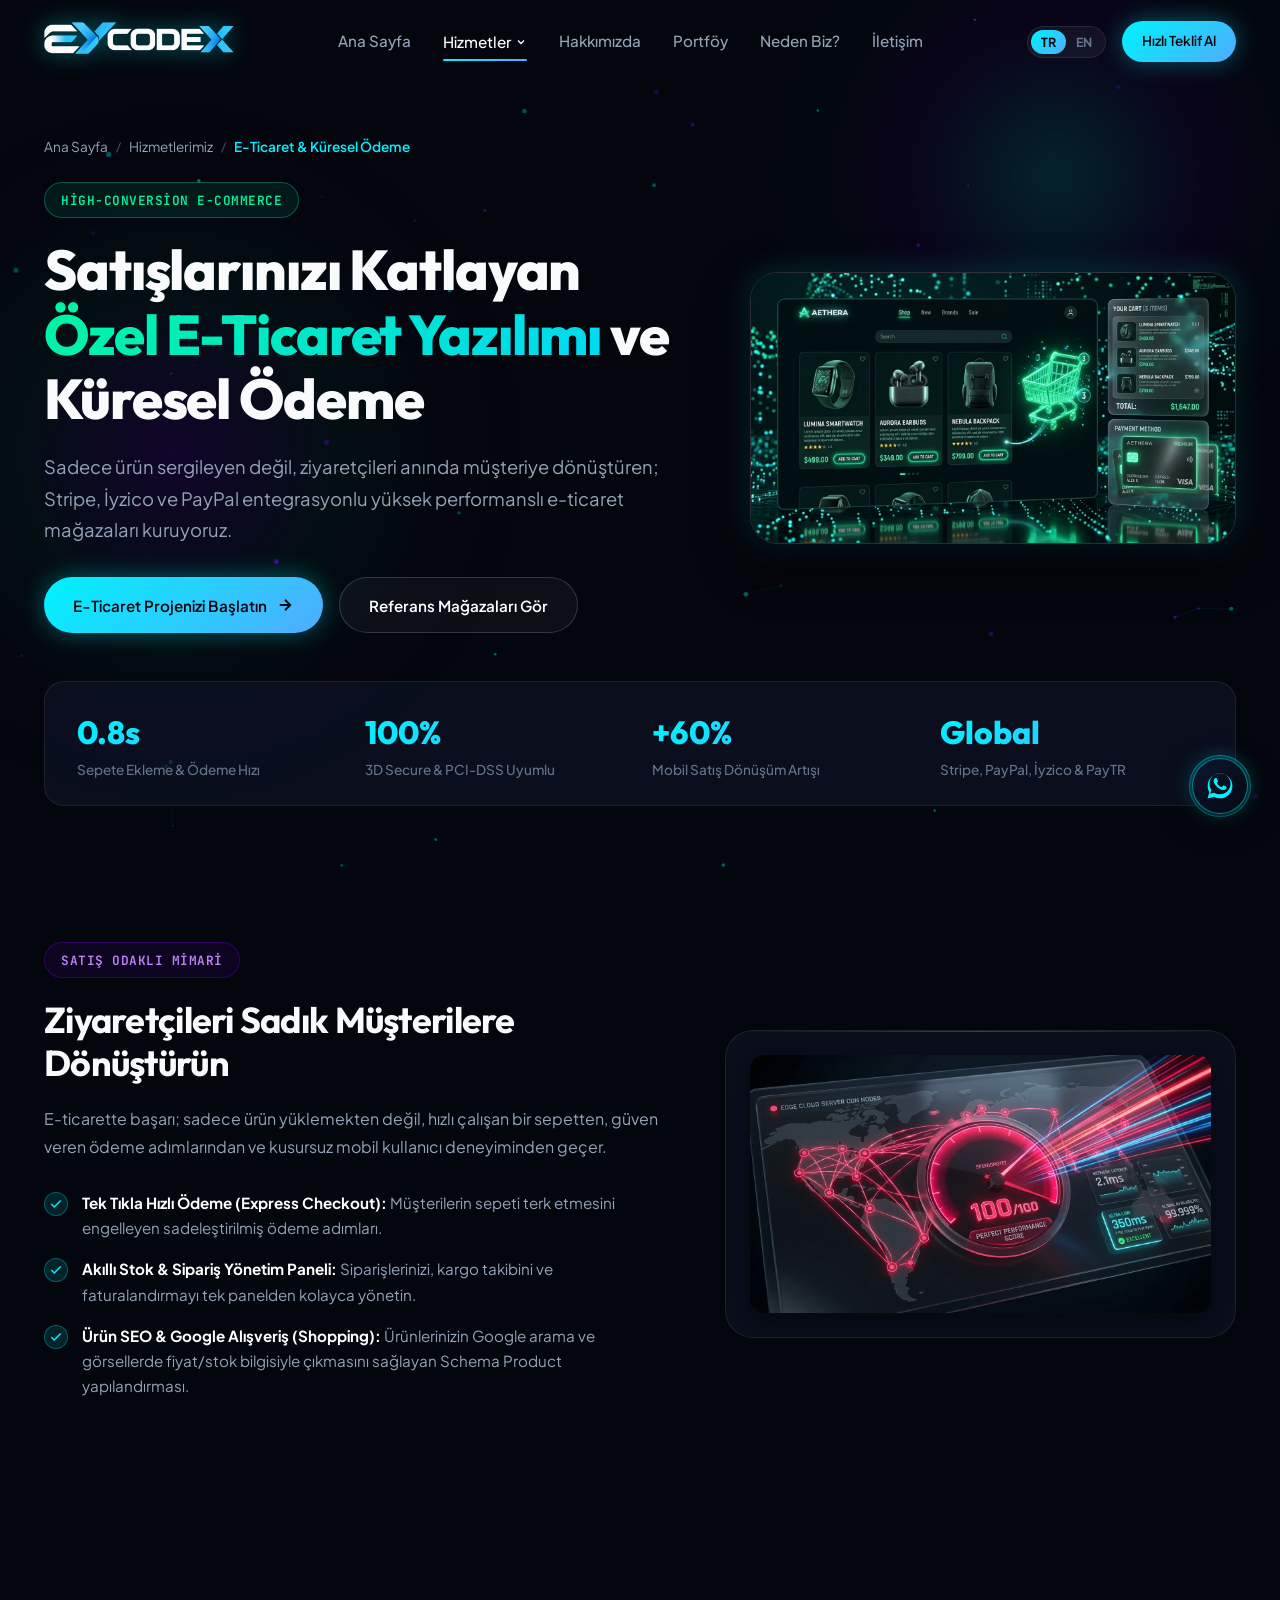
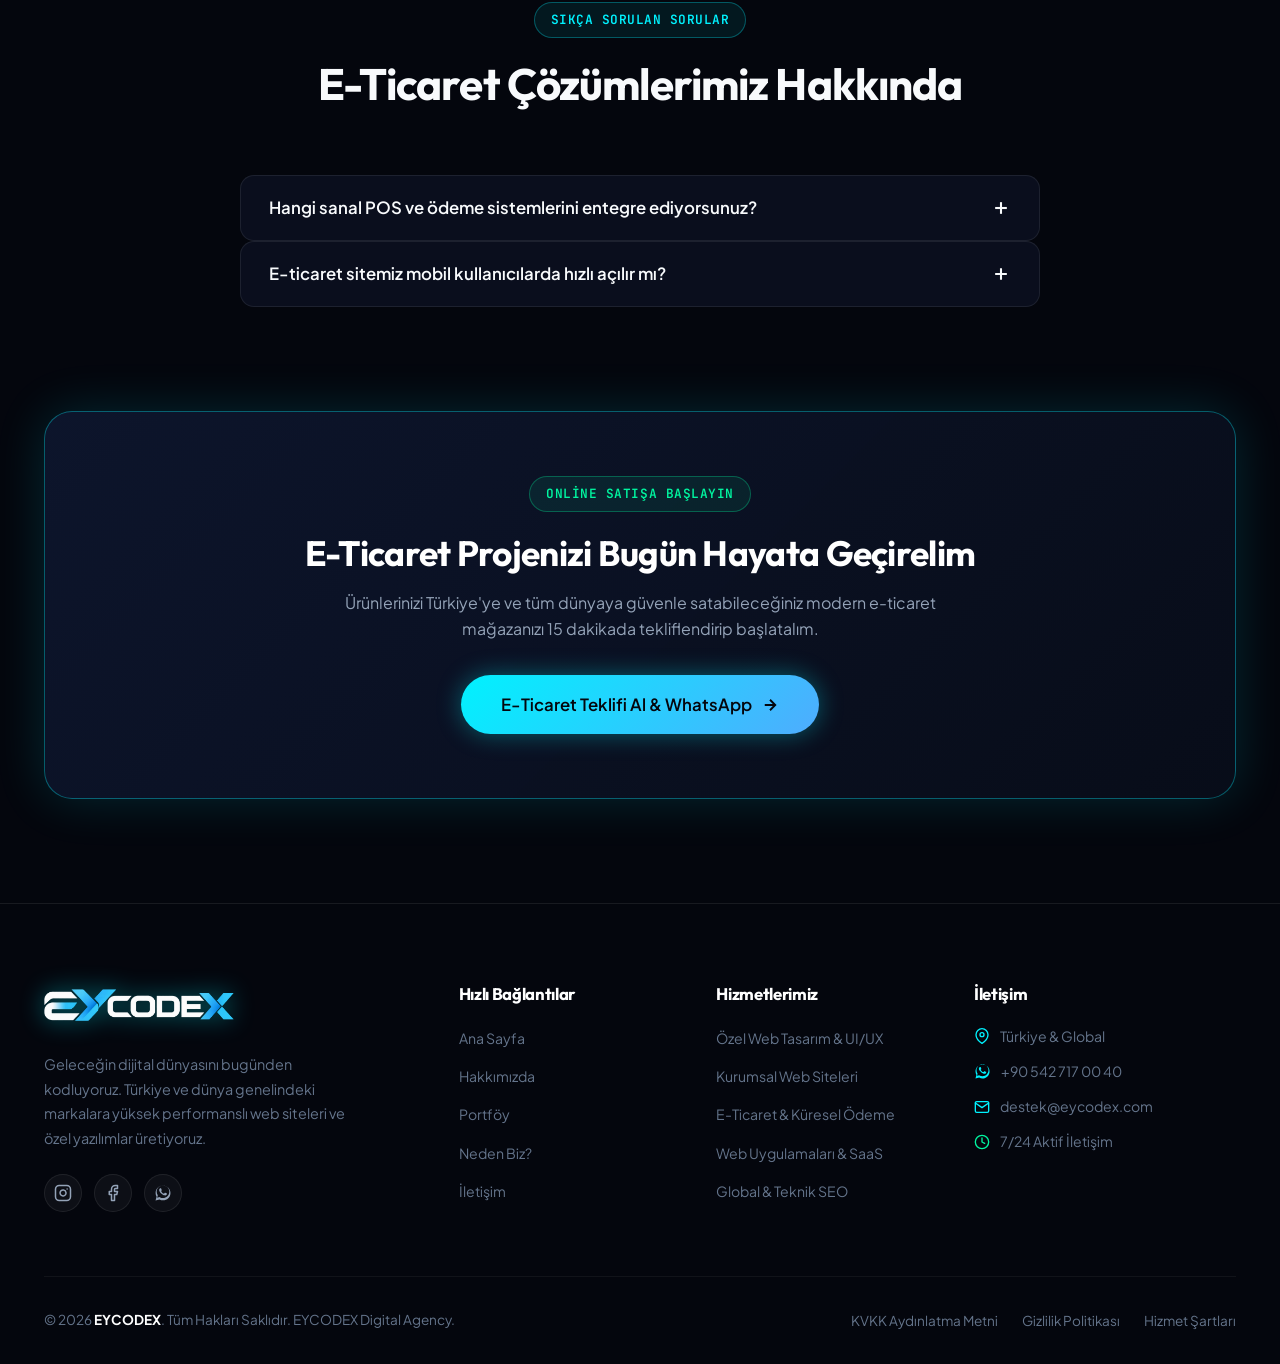
<file: eycodex-main/e-ticaret-yazilimi.html>
<!DOCTYPE html>
<html lang="tr">
<head>
  <meta charset="UTF-8" />
  <meta name="viewport" content="width=device-width, initial-scale=1.0" />
  <title>Özel E-Ticaret Yazılımı & Küresel Satış Altyapısı | EYCODEX</title>
  <meta name="description" content="Yüksek dönüşümlü, güvenli ve ultra hızlı e-ticaret siteleri. İyzico, Stripe, PayPal entegrasyonu, gelişmiş sepet mimarisi ve küresel satış altyapısı." />
  <meta name="keywords" content="e-ticaret sitesi kurma, özel e-ticaret yazılımı, e-ticaret web tasarım, stripe entegrasyonu, iyzico sanal pos, online satış sitesi" />
  <meta name="robots" content="index, follow" />
  <link rel="canonical" href="https://eycodex.com/e-ticaret-yazilimi.html" />
  <link rel="alternate" hreflang="tr" href="https://eycodex.com/e-ticaret-yazilimi.html?lang=tr" />
  <link rel="alternate" hreflang="en" href="https://eycodex.com/e-ticaret-yazilimi.html?lang=en" />

  <!-- OpenGraph & Twitter Cards -->
  <meta property="og:title" content="Özel E-Ticaret Yazılımı & Küresel Satış Altyapısı | EYCODEX" />
  <meta property="og:description" content="Dünyanın her yerine satış yapabileceğiniz, yüksek hızlı ve güvenli e-ticaret çözümleri." />
  <meta property="og:image" content="https://eycodex.com/assets/images/showcase/ecommerce-showcase.webp" />
  <meta property="og:url" content="https://eycodex.com/e-ticaret-yazilimi.html" />
  <meta property="og:type" content="website" />
  <meta name="twitter:card" content="summary_large_image" />

  <!-- Favicon -->
  <link rel="icon" type="image/png" href="assets/images/favicon.png?v=4" />
  <link rel="apple-touch-icon" href="assets/images/favicon.png?v=4" />

  <!-- Fonts -->
  <link rel="preconnect" href="https://fonts.googleapis.com" />
  <link rel="preconnect" href="https://fonts.gstatic.com" crossorigin />
  <link href="https://fonts.googleapis.com/css2?family=JetBrains+Mono:wght@400;500;700&family=Outfit:wght@400;500;600;700;800;900&family=Plus+Jakarta+Sans:wght@300;400;500;600;700&display=swap" rel="stylesheet" />

  <!-- Stylesheet -->
  <link rel="stylesheet" href="assets/css/style.css?v=4.9" />

  <!-- Structured Data (JSON-LD) -->
  <script type="application/ld+json">
  {
    "@context": "https://schema.org",
    "@graph": [
      {
        "@type": "Service",
        "@id": "https://eycodex.com/e-ticaret-yazilimi.html#service",
        "name": "Özel E-Ticaret Yazılımı & Satış Çözümleri",
        "serviceType": "E-Commerce Development",
        "provider": {
          "@type": "Organization",
          "name": "EYCODEX Digital Agency",
          "url": "https://eycodex.com"
        },
        "description": "Stripe, İyzico, PayPal ödeme entegrasyonlu, mobil optimize, yüksek hızlı ve tam güvenlikli e-ticaret altyapısı geliştirme hizmeti.",
        "areaServed": "Worldwide"
      },
      {
        "@type": "BreadcrumbList",
        "itemListElement": [
          { "@type": "ListItem", "position": 1, "name": "Ana Sayfa", "item": "https://eycodex.com/" },
          { "@type": "ListItem", "position": 2, "name": "Hizmetler", "item": "https://eycodex.com/#services" },
          { "@type": "ListItem", "position": 3, "name": "E-Ticaret Yazılımı", "item": "https://eycodex.com/e-ticaret-yazilimi.html" }
        ]
      },
      {
        "@type": "FAQPage",
        "mainEntity": [
          {
            "@type": "Question",
            "name": "Hangi sanal POS ve ödeme sistemlerini entegre ediyorsunuz?",
            "acceptedAnswer": {
              "@type": "Answer",
              "text": "Türkiye için İyzico, PayTR, ParamPOS ve tüm banka sanal POS'ları; küresel satışlar için ise Stripe, PayPal, Klarna ve Apple Pay/Google Pay sistemlerini anahtar teslim entegre ediyoruz."
            }
          },
          {
            "@type": "Question",
            "name": "E-ticaret sitemiz mobil kullanıcılarda hızlı açılır mı?",
            "acceptedAnswer": {
              "@type": "Answer",
              "text": "Evet. Tüm e-ticaret sitelerimiz Next.js ve modern hafif front-end teknolojileriyle geliştirilir. 1 saniyenin altında açılış süresi ve kusursuz tek tıkla ödeme (Express Checkout) sunar."
            }
          }
        ]
      }
    ]
  }
  </script>
</head>
<body>
  <div class="bg-canvas-container" id="canvas-container"><canvas id="bg-canvas"></canvas></div>
  <div class="ambient-glow glow-1"></div>
  <div class="ambient-glow glow-2"></div>

  <!-- Header -->
  <header class="site-header" id="main-header">
    <div class="container">
      <nav class="nav-inner" aria-label="Ana Gezinti">
        <a href="/" class="brand-logo" aria-label="EYCODEX Ana Sayfa">
          <img src="assets/images/eycodexlogo.webp" alt="EYCODEX" class="brand-logo-img" />
        </a>
        <ul class="nav-menu" id="nav-menu">
          <li><a href="/" class="nav-link" data-i18n="nav_home">Ana Sayfa</a></li>
          <li class="nav-item-dropdown">
            <a href="/#services" class="nav-link active nav-dropdown-toggle">
              <span data-i18n="nav_services">Hizmetler</span>
              <svg width="12" height="12" viewBox="0 0 24 24" fill="none" stroke="currentColor" stroke-width="2.5"><polyline points="6 9 12 15 18 9"/></svg>
            </a>
            <ul class="nav-dropdown-menu">
              <li class="nav-dropdown-item"><a href="web-tasarim.html" class="nav-dropdown-link"><svg width="14" height="14" viewBox="0 0 24 24" fill="none" stroke="currentColor" stroke-width="2"><path d="M12 2L2 7l10 5 10-5-10-5z"/><path d="M2 17l10 5 10-5"/><path d="M2 12l10 5 10-5"/></svg><span data-i18n="svc_1_title">Özel Web Tasarım & UI/UX</span></a></li>
              <li class="nav-dropdown-item"><a href="kurumsal-web-sitesi.html" class="nav-dropdown-link"><svg width="14" height="14" viewBox="0 0 24 24" fill="none" stroke="currentColor" stroke-width="2"><rect x="3" y="3" width="18" height="18" rx="3"/><path d="M3 9h18"/><path d="M9 21V9"/></svg><span data-i18n="svc_2_title">Kurumsal Web Siteleri</span></a></li>
              <li class="nav-dropdown-item"><a href="e-ticaret-yazilimi.html" class="nav-dropdown-link"><svg width="14" height="14" viewBox="0 0 24 24" fill="none" stroke="currentColor" stroke-width="2"><path d="M6 2L3 6v14a2 2 0 0 0 2 2h14a2 2 0 0 0 2-2V6l-3-4z"/><line x1="3" y1="6" x2="21" y2="6"/></svg><span data-i18n="svc_3_title">E-Ticaret & Küresel Ödeme</span></a></li>
              <li class="nav-dropdown-item"><a href="web-yazilim-saas.html" class="nav-dropdown-link"><svg width="14" height="14" viewBox="0 0 24 24" fill="none" stroke="currentColor" stroke-width="2"><rect x="4" y="4" width="16" height="16" rx="2"/><rect x="9" y="9" width="6" height="6"/><line x1="9" y1="1" x2="9" y2="4"/><line x1="15" y1="1" x2="15" y2="4"/></svg><span data-i18n="svc_4_title">Web Uygulamaları & SaaS</span></a></li>
              <li class="nav-dropdown-item"><a href="seo-optimizasyonu.html" class="nav-dropdown-link"><svg width="14" height="14" viewBox="0 0 24 24" fill="none" stroke="currentColor" stroke-width="2"><circle cx="11" cy="11" r="8"/><line x1="21" y1="21" x2="16.65" y2="16.65"/></svg><span data-i18n="svc_5_title">Global & Teknik SEO</span></a></li>
            </ul>
          </li>
          <li><a href="hakkimizda.html" class="nav-link" data-i18n="nav_about">Hakkımızda</a></li>
          <li><a href="/#portfolio" class="nav-link" data-i18n="nav_portfolio">Portföy</a></li>
          <li><a href="/#why-us" class="nav-link" data-i18n="nav_why_us">Neden Biz?</a></li>
          <li><a href="iletisim.html" class="nav-link" data-i18n="nav_contact">İletişim</a></li>
          <li class="mobile-menu-cta">
            <a href="iletisim.html" class="btn btn-primary" data-i18n="nav_cta">Hızlı Teklif Al</a>
          </li>
        </ul>
        <div class="nav-actions">
          <div class="lang-switcher" aria-label="Language Selector">
            <button class="lang-btn active" data-lang="tr" id="lang-tr-btn">TR</button>
            <button class="lang-btn" data-lang="en" id="lang-en-btn">EN</button>
          </div>
          <a href="iletisim.html" class="btn btn-primary btn-sm header-cta-btn" data-i18n="nav_cta">Hızlı Teklif Al</a>
          <button class="mobile-toggle" id="mobile-toggle" aria-label="Menüyü Aç/Kapat" aria-expanded="false">
            <span class="hamburger-bar" style="display:block;width:22px;height:2.5px;background:#00f2fe;border-radius:2px;margin:2px 0;"></span>
            <span class="hamburger-bar" style="display:block;width:22px;height:2.5px;background:#00f2fe;border-radius:2px;margin:2px 0;"></span>
            <span class="hamburger-bar" style="display:block;width:22px;height:2.5px;background:#00f2fe;border-radius:2px;margin:2px 0;"></span>
          </button>
        </div>
      </nav>
    </div>
  </header>

  <main>
    <section class="subpage-hero">
      <div class="container">
        <nav class="breadcrumb-nav" aria-label="Breadcrumb">
          <a href="/">Ana Sayfa</a>
          <span class="breadcrumb-separator">/</span>
          <a href="/#services">Hizmetlerimiz</a>
          <span class="breadcrumb-separator">/</span>
          <span class="breadcrumb-current">E-Ticaret & Küresel Ödeme</span>
        </nav>

        <div class="subpage-hero-grid">
          <div>
            <span class="badge-tag badge-emerald">High-Conversion E-Commerce</span>
            <h1 class="subpage-title">
              Satışlarınızı Katlayan <span class="text-gradient-emerald">Özel E-Ticaret Yazılımı</span> ve Küresel Ödeme
            </h1>
            <p class="subpage-subtitle">
              Sadece ürün sergileyen değil, ziyaretçileri anında müşteriye dönüştüren; Stripe, İyzico ve PayPal entegrasyonlu yüksek performanslı e-ticaret mağazaları kuruyoruz.
            </p>

            <div style="display: flex; gap: 1rem; flex-wrap: wrap;">
              <a href="iletisim.html" class="btn btn-primary">
                <span>E-Ticaret Projenizi Başlatın</span>
                <svg width="18" height="18" viewBox="0 0 24 24" fill="none" stroke="currentColor" stroke-width="2.5"><path d="M5 12h14M12 5l7 7-7 7"/></svg>
              </a>
              <a href="/#portfolio" class="btn btn-outline">
                <span>Referans Mağazaları Gör</span>
              </a>
            </div>
          </div>

          <div class="subpage-hero-media reveal">
            <img src="assets/images/showcase/ecommerce-showcase.webp" alt="E-Ticaret Yazılımı ve Satış Mimarisi" />
          </div>
        </div>

        <div class="subpage-stats-bar reveal">
          <div class="subpage-stat-item">
            <span class="subpage-stat-number">0.8s</span>
            <span class="subpage-stat-label">Sepete Ekleme & Ödeme Hızı</span>
          </div>
          <div class="subpage-stat-item">
            <span class="subpage-stat-number">100%</span>
            <span class="subpage-stat-label">3D Secure & PCI-DSS Uyumlu</span>
          </div>
          <div class="subpage-stat-item">
            <span class="subpage-stat-number">+60%</span>
            <span class="subpage-stat-label">Mobil Satış Dönüşüm Artışı</span>
          </div>
          <div class="subpage-stat-item">
            <span class="subpage-stat-number">Global</span>
            <span class="subpage-stat-label">Stripe, PayPal, İyzico & PayTR</span>
          </div>
        </div>
      </div>
    </section>

    <!-- Deep Content -->
    <section class="content-section">
      <div class="container">
        <div class="content-two-col">
          <div>
            <span class="badge-tag badge-purple">Satış Odaklı Mimari</span>
            <h2 class="section-title" style="font-size: 2.25rem;">Ziyaretçileri Sadık Müşterilere Dönüştürün</h2>
            <p style="color: var(--text-secondary); line-height: 1.8; margin-bottom: 1.5rem;">
              E-ticarette başarı; sadece ürün yüklemekten değil, hızlı çalışan bir sepetten, güven veren ödeme adımlarından ve kusursuz mobil kullanıcı deneyiminden geçer.
            </p>
            <ul class="feature-check-list">
              <li class="feature-check-item">
                <div class="check-icon-wrap"><svg width="14" height="14" viewBox="0 0 24 24" fill="none" stroke="currentColor" stroke-width="2.5"><polyline points="20 6 9 17 4 12"/></svg></div>
                <div><strong>Tek Tıkla Hızlı Ödeme (Express Checkout):</strong> Müşterilerin sepeti terk etmesini engelleyen sadeleştirilmiş ödeme adımları.</div>
              </li>
              <li class="feature-check-item">
                <div class="check-icon-wrap"><svg width="14" height="14" viewBox="0 0 24 24" fill="none" stroke="currentColor" stroke-width="2.5"><polyline points="20 6 9 17 4 12"/></svg></div>
                <div><strong>Akıllı Stok & Sipariş Yönetim Paneli:</strong> Siparişlerinizi, kargo takibini ve faturalandırmayı tek panelden kolayca yönetin.</div>
              </li>
              <li class="feature-check-item">
                <div class="check-icon-wrap"><svg width="14" height="14" viewBox="0 0 24 24" fill="none" stroke="currentColor" stroke-width="2.5"><polyline points="20 6 9 17 4 12"/></svg></div>
                <div><strong>Ürün SEO & Google Alışveriş (Shopping):</strong> Ürünlerinizin Google arama ve görsellerde fiyat/stok bilgisiyle çıkmasını sağlayan Schema Product yapılandırması.</div>
              </li>
            </ul>
          </div>

          <div class="glass-card" style="padding: 1.5rem; text-align: center;">
            <img src="assets/images/showcase/cloud-speed-showcase.webp" alt="E-Ticaret Bulut Hız ve Altyapı Mimarisi" style="border-radius: var(--radius-md); box-shadow: 0 10px 30px rgba(0,0,0,0.5);" />
          </div>
        </div>
      </div>
    </section>

    <!-- FAQ Section -->
    <section class="section">
      <div class="container">
        <div class="section-header">
          <span class="badge-tag">Sıkça Sorulan Sorular</span>
          <h2 class="section-title">E-Ticaret Çözümlerimiz Hakkında</h2>
        </div>

        <div class="faq-accordion" style="max-width: 800px; margin: 0 auto;">
          <div class="faq-item">
            <button class="faq-question" aria-expanded="false">
              <span>Hangi sanal POS ve ödeme sistemlerini entegre ediyorsunuz?</span>
              <svg class="faq-icon" width="20" height="20" viewBox="0 0 24 24" fill="none" stroke="currentColor" stroke-width="2.5"><line x1="12" y1="5" x2="12" y2="19"/><line x1="5" y1="12" x2="19" y2="12"/></svg>
            </button>
            <div class="faq-answer">
              <p>Türkiye için İyzico, PayTR, ParamPOS ve tüm banka sanal POS'ları; yurtdışı satışlar için Stripe, PayPal, Klarna ve Apple Pay/Google Pay sistemlerini anahtar teslim entegre ediyoruz.</p>
            </div>
          </div>

          <div class="faq-item">
            <button class="faq-question" aria-expanded="false">
              <span>E-ticaret sitemiz mobil kullanıcılarda hızlı açılır mı?</span>
              <svg class="faq-icon" width="20" height="20" viewBox="0 0 24 24" fill="none" stroke="currentColor" stroke-width="2.5"><line x1="12" y1="5" x2="12" y2="19"/><line x1="5" y1="12" x2="19" y2="12"/></svg>
            </button>
            <div class="faq-answer">
              <p>Evet. Tüm e-ticaret sitelerimiz Next.js ve modern hafif front-end teknolojileriyle geliştirilir. 1 saniyenin altında açılış hızıyla sepet terk etme oranını minimuma indirir.</p>
            </div>
          </div>
        </div>
      </div>
    </section>

    <!-- Subpage CTA -->
    <section class="section" style="padding-top: 0;">
      <div class="container">
        <div class="subpage-cta-banner">
          <span class="badge-tag badge-emerald">Online Satışa Başlayın</span>
          <h2 style="font-size: 2.2rem; color: #fff; margin-bottom: 1rem;">E-Ticaret Projenizi Bugün Hayata Geçirelim</h2>
          <p style="color: var(--text-secondary); max-width: 650px; margin: 0 auto 2rem auto;">
            Ürünlerinizi Türkiye'ye ve tüm dünyaya güvenle satabileceğiniz modern e-ticaret mağazanızı 15 dakikada tekliflendirip başlatalım.
          </p>
          <a href="iletisim.html" class="btn btn-primary" style="padding: 1rem 2.5rem; font-size: 1.05rem;">
            <span>E-Ticaret Teklifi Al & WhatsApp</span>
            <svg width="18" height="18" viewBox="0 0 24 24" fill="none" stroke="currentColor" stroke-width="2.5"><path d="M5 12h14M12 5l7 7-7 7"/></svg>
          </a>
        </div>
      </div>
    </section>
  </main>

  <!-- Footer -->
  <footer class="site-footer">
    <div class="container">
      <div class="footer-grid">
        <!-- Col 1: Bio -->
        <div>
          <a href="/" class="brand-logo" style="margin-bottom: 1rem;" aria-label="EYCODEX Home">
            <img src="assets/images/eycodexlogo.webp" alt="EYCODEX" class="brand-logo-img" style="height: 48px;" />
          </a>
          <p class="footer-bio" data-i18n="footer_bio">
            Geleceğin dijital dünyasını bugünden kodluyoruz. Türkiye ve dünya genelindeki markalara yüksek performanslı web siteleri ve özel yazılımlar üretiyoruz.
          </p>
          <div class="footer-socials">
            <a href="https://www.instagram.com/eycodexcom/" target="_blank" class="social-link" aria-label="Instagram">
              <svg width="18" height="18" viewBox="0 0 24 24" fill="none" stroke="currentColor" stroke-width="2" stroke-linecap="round" stroke-linejoin="round"><rect x="2" y="2" width="20" height="20" rx="5" ry="5"/><path d="M16 11.37A4 4 0 1 1 12.63 8 4 4 0 0 1 16 11.37z"/><line x1="17.5" y1="6.5" x2="17.51" y2="6.5"/></svg>
            </a>
            <a href="https://www.facebook.com/eycodex" target="_blank" class="social-link" aria-label="Facebook">
              <svg width="18" height="18" viewBox="0 0 24 24" fill="none" stroke="currentColor" stroke-width="2" stroke-linecap="round" stroke-linejoin="round"><path d="M18 2h-3a5 5 0 0 0-5 5v3H7v4h3v8h4v-8h3l1-4h-4V7a1 1 0 0 1 1-1h3z"/></svg>
            </a>
            <a href="https://wa.me/905427170040" target="_blank" class="social-link" aria-label="WhatsApp">
              <svg width="18" height="18" viewBox="0 0 24 24" fill="currentColor"><path d="M12.04 2c-5.46 0-9.91 4.45-9.91 9.91 0 1.75.46 3.45 1.32 4.95L2.05 22l5.25-1.38c1.45.79 3.08 1.21 4.74 1.21 5.46 0 9.91-4.45 9.91-9.91 0-2.65-1.03-5.14-2.9-7.01A9.816 9.816 0 0 0 12.04 2z m.01 16.67c-1.52 0-3.01-.4-4.31-1.16l-.31-.18-3.2.84.85-3.12-.2-.32c-.84-1.34-1.28-2.89-1.28-4.49 0-4.63 3.77-8.4 8.4-8.4 2.25 0 4.36.88 5.95 2.47 1.59 1.59 2.46 3.7 2.46 5.95 0 4.63-3.77 8.41-8.4 8.41z m4.6-6.28c-.25-.13-1.49-.74-1.72-.82-.23-.09-.4-.13-.57.13-.17.25-.66.82-.81.99-.15.17-.3.19-.55.06-.25-.13-1.06-.39-2.02-1.25-.75-.67-1.26-1.5-1.41-1.75-.15-.25-.02-.39.11-.51.11-.11.25-.29.38-.44.13-.15.17-.25.25-.42.08-.17.04-.32-.02-.45-.06-.13-.57-1.37-.78-1.88-.2-.5-.41-.43-.57-.44h-.48c-.17 0-.45.06-.68.32-.23.25-.89.87-.89 2.12 0 1.25.91 2.46 1.04 2.63.13.17 1.8 2.75 4.36 3.86.61.26 1.09.42 1.46.54.61.2 1.17.17 1.61.1.49-.07 1.49-.61 1.7-1.2.21-.59.21-1.1.15-1.2-.06-.11-.23-.17-.48-.3z"/></svg>
            </a>
          </div>
        </div>

        <!-- Col 2: Quick Links -->
        <div>
          <h4 class="footer-col-title" data-i18n="footer_quick_links">Hızlı Bağlantılar</h4>
          <ul class="footer-links-list">
            <li><a href="/" class="footer-link" data-i18n="nav_home">Ana Sayfa</a></li>
            <li><a href="hakkimizda.html" class="footer-link" data-i18n="nav_about">Hakkımızda</a></li>
            <li><a href="/#portfolio" class="footer-link" data-i18n="nav_portfolio">Portföy</a></li>
            <li><a href="/#why-us" class="footer-link" data-i18n="nav_why_us">Neden Biz?</a></li>
            <li><a href="iletisim.html" class="footer-link" data-i18n="nav_contact">İletişim & Teklif</a></li>
          </ul>
        </div>

        <!-- Col 3: Services -->
        <div>
          <h4 class="footer-col-title" data-i18n="footer_services">Hizmetlerimiz</h4>
          <ul class="footer-links-list">
            <li><a href="web-tasarim.html" class="footer-link" data-i18n="svc_1_title">Özel Web Tasarım</a></li>
            <li><a href="kurumsal-web-sitesi.html" class="footer-link" data-i18n="svc_2_title">Kurumsal Web Siteleri</a></li>
            <li><a href="e-ticaret-yazilimi.html" class="footer-link" data-i18n="svc_3_title">E-Ticaret Çözümleri</a></li>
            <li><a href="web-yazilim-saas.html" class="footer-link" data-i18n="svc_4_title">Web Uygulamaları & SaaS</a></li>
            <li><a href="seo-optimizasyonu.html" class="footer-link" data-i18n="svc_5_title">Global & Teknik SEO</a></li>
          </ul>
        </div>

        <!-- Col 4: Contact summary -->
        <div>
          <h4 class="footer-col-title" data-i18n="nav_contact">İletişim</h4>
          <ul class="footer-links-list">
            <li class="footer-link-with-icon">
              <svg width="16" height="16" viewBox="0 0 24 24" fill="none" stroke="var(--cyan)" stroke-width="2" stroke-linecap="round" stroke-linejoin="round"><path d="M21 10c0 7-9 13-9 13s-9-6-9-13a9 9 0 0 1 18 0z"/><circle cx="12" cy="10" r="3"/></svg>
              <span>Türkiye & Global</span>
            </li>
            <li class="footer-link-with-icon">
              <svg width="17" height="17" viewBox="0 0 24 24" fill="var(--cyan)"><path d="M12.04 2c-5.46 0-9.91 4.45-9.91 9.91 0 1.75.46 3.45 1.32 4.95L2.05 22l5.25-1.38c1.45.79 3.08 1.21 4.74 1.21 5.46 0 9.91-4.45 9.91-9.91 0-2.65-1.03-5.14-2.9-7.01A9.816 9.816 0 0 0 12.04 2z m.01 16.67c-1.52 0-3.01-.4-4.31-1.16l-.31-.18-3.2.84.85-3.12-.2-.32c-.84-1.34-1.28-2.89-1.28-4.49 0-4.63 3.77-8.4 8.4-8.4 2.25 0 4.36.88 5.95 2.47 1.59 1.59 2.46 3.7 2.46 5.95 0 4.63-3.77 8.41-8.4 8.41z m4.6-6.28c-.25-.13-1.49-.74-1.72-.82-.23-.09-.4-.13-.57.13-.17.25-.66.82-.81.99-.15.17-.3.19-.55.06-.25-.13-1.06-.39-2.02-1.25-.75-.67-1.26-1.5-1.41-1.75-.15-.25-.02-.39.11-.51.11-.11.25-.29.38-.44.13-.15.17-.25.25-.42.08-.17.04-.32-.02-.45-.06-.13-.57-1.37-.78-1.88-.2-.5-.41-.43-.57-.44h-.48c-.17 0-.45.06-.68.32-.23.25-.89.87-.89 2.12 0 1.25.91 2.46 1.04 2.63.13.17 1.8 2.75 4.36 3.86.61.26 1.09.42 1.46.54.61.2 1.17.17 1.61.1.49-.07 1.49-.61 1.7-1.2.21-.59.21-1.1.15-1.2-.06-.11-.23-.17-.48-.3z"/></svg>
              <span><a href="https://wa.me/905427170040" target="_blank" style="color: inherit; text-decoration: none;">+90 542 717 00 40</a></span>
            </li>
            <li class="footer-link-with-icon">
              <svg width="16" height="16" viewBox="0 0 24 24" fill="none" stroke="var(--cyan)" stroke-width="2" stroke-linecap="round" stroke-linejoin="round"><path d="M4 4h16c1.1 0 2 .9 2 2v12c0 1.1-.9 2-2 2H4c-1.1 0-2-.9-2-2V6c0-1.1.9-2 2-2z"/><polyline points="22,6 12,13 2,6"/></svg>
              <span><a href="mailto:destek@eycodex.com" style="color: inherit; text-decoration: none;">destek@eycodex.com</a></span>
            </li>
            <li class="footer-link-with-icon">
              <svg width="16" height="16" viewBox="0 0 24 24" fill="none" stroke="var(--emerald)" stroke-width="2" stroke-linecap="round" stroke-linejoin="round"><circle cx="12" cy="12" r="10"/><polyline points="12 6 12 12 16 14"/></svg>
              <span>7/24 Aktif İletişim</span>
            </li>
          </ul>
        </div>
      </div>

      <div class="footer-bottom">
        <div>
          &copy; <span id="current-year">2026</span> <strong style="color: #fff;">EYCODEX</strong>. <span data-i18n="footer_copyright">Tüm Hakları Saklıdır.</span>
        </div>
        <div class="footer-legal-links">
          <button class="legal-btn" onclick="openLegalModal('kvkk')" data-i18n="footer_kvkk">KVKK Aydınlatma Metni</button>
          <button class="legal-btn" onclick="openLegalModal('privacy')" data-i18n="footer_privacy">Gizlilik Politikası</button>
          <button class="legal-btn" onclick="openLegalModal('terms')" data-i18n="footer_terms">Hizmet Şartları</button>
        </div>
      </div>
    </div>
  </footer>

  <!-- Floating Actions (WhatsApp & Back to Top) -->
  <div class="floating-actions">
    <a href="https://api.whatsapp.com/send?phone=905427170040&text=Merhaba%20EYCODEX!%20E-ticaret%20yaz%C4%B1l%C4%B1m%C4%B1%20hakk%C4%B1nda%20bilgi%20almak%20istiyorum." target="_blank" class="float-whatsapp" aria-label="WhatsApp İletişim" id="float-whatsapp-btn">
      <svg width="32" height="32" viewBox="0 0 24 24" fill="currentColor"><path d="M12.04 2c-5.46 0-9.91 4.45-9.91 9.91 0 1.75.46 3.45 1.32 4.95L2.05 22l5.25-1.38c1.45.79 3.08 1.21 4.74 1.21 5.46 0 9.91-4.45 9.91-9.91 0-2.65-1.03-5.14-2.9-7.01A9.816 9.816 0 0 0 12.04 2z m.01 16.67c-1.52 0-3.01-.4-4.31-1.16l-.31-.18-3.2.84.85-3.12-.2-.32c-.84-1.34-1.28-2.89-1.28-4.49 0-4.63 3.77-8.4 8.4-8.4 2.25 0 4.36.88 5.95 2.47 1.59 1.59 2.46 3.7 2.46 5.95 0 4.63-3.77 8.41-8.4 8.41z m4.6-6.28c-.25-.13-1.49-.74-1.72-.82-.23-.09-.4-.13-.57.13-.17.25-.66.82-.81.99-.15.17-.3.19-.55.06-.25-.13-1.06-.39-2.02-1.25-.75-.67-1.26-1.5-1.41-1.75-.15-.25-.02-.39.11-.51.11-.11.25-.29.38-.44.13-.15.17-.25.25-.42.08-.17.04-.32-.02-.45-.06-.13-.57-1.37-.78-1.88-.2-.5-.41-.43-.57-.44h-.48c-.17 0-.45.06-.68.32-.23.25-.89.87-.89 2.12 0 1.25.91 2.46 1.04 2.63.13.17 1.8 2.75 4.36 3.86.61.26 1.09.42 1.46.54.61.2 1.17.17 1.61.1.49-.07 1.49-.61 1.7-1.2.21-.59.21-1.1.15-1.2-.06-.11-.23-.17-.48-.3z"/></svg>
    </a>
    <button class="back-to-top" id="back-to-top" aria-label="Yukarı Çık">
      <svg width="20" height="20" viewBox="0 0 24 24" fill="none" stroke="currentColor" stroke-width="2.5" stroke-linecap="round" stroke-linejoin="round"><path d="M18 15l-6-6-6 6"/></svg>
    </button>
  </div>

  <!-- Legal Info Modal (KVKK / Privacy / Terms) -->
  <div class="modal-backdrop" id="legal-modal">
    <div class="modal-dialog">
      <button class="modal-close-btn" onclick="closeModal('legal-modal')" aria-label="Kapat">
        <svg width="18" height="18" viewBox="0 0 24 24" fill="none" stroke="currentColor" stroke-width="2.5" stroke-linecap="round" stroke-linejoin="round"><line x1="18" y1="6" x2="6" y2="18"/><line x1="6" y1="6" x2="18" y2="18"/></svg>
      </button>
      <div id="legal-modal-body"></div>
    </div>
  </div>

  <!-- Toast Notification Container -->
  <div id="toast-container" class="toast-container"></div>

  <!-- Scripts -->
  <script src="assets/js/i18n.js?v=4.9"></script>
  <script src="assets/js/main.js?v=4.9"></script>
</body>
</html>
</file>
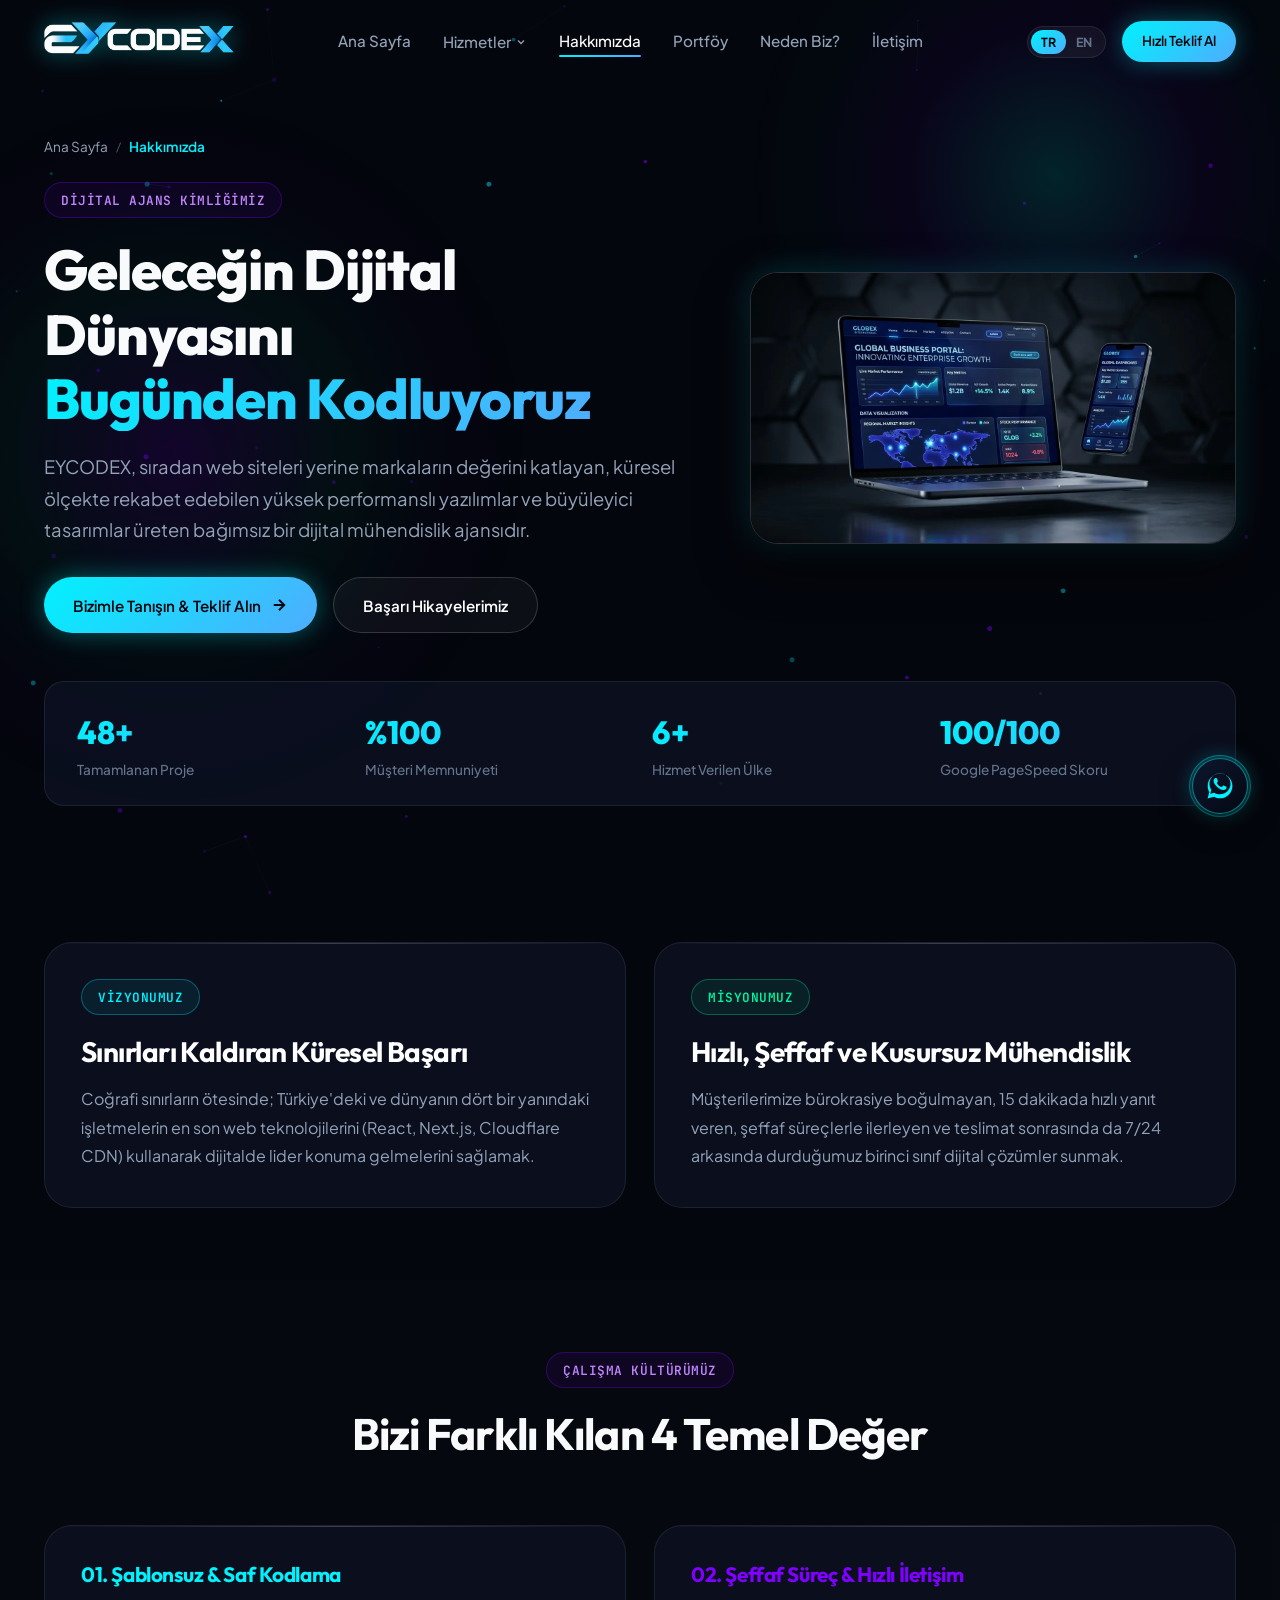
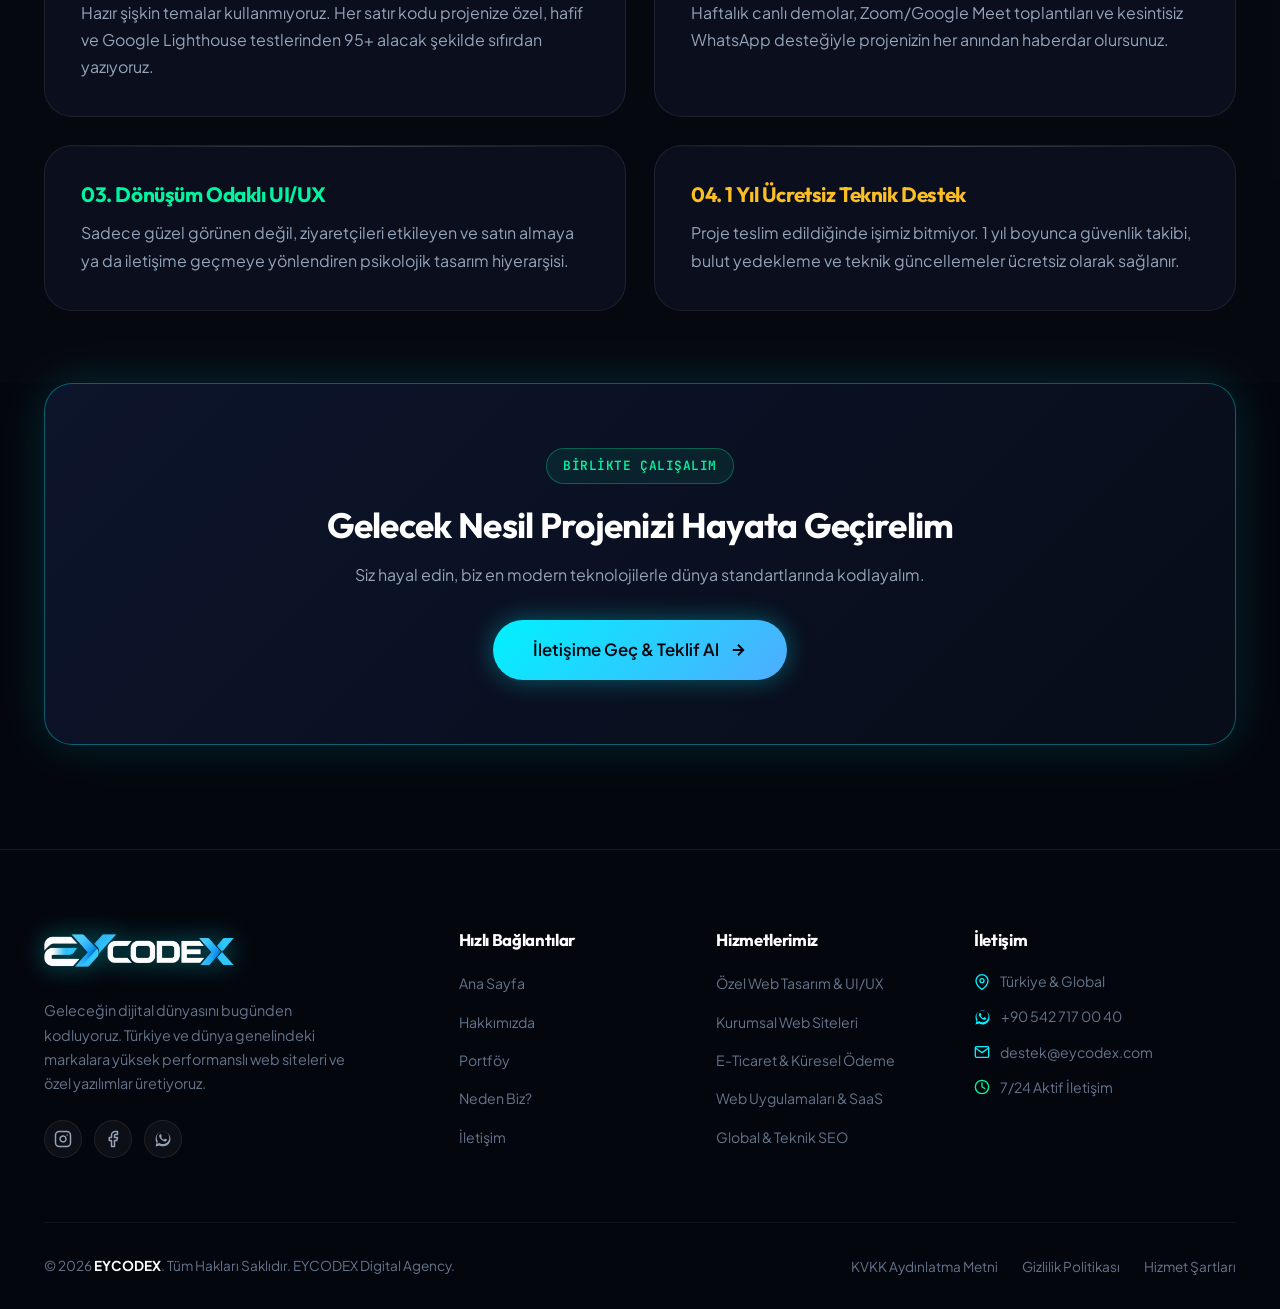
<file: eycodex-main/hakkimizda.html>
<!DOCTYPE html>
<html lang="tr">
<head>
  <meta charset="UTF-8" />
  <meta name="viewport" content="width=device-width, initial-scale=1.0" />
  <title>Hakkımızda | Geleceğin Dijital Dünyasını Kodluyoruz | EYCODEX</title>
  <meta name="description" content="EYCODEX, Türkiye ve dünya genelindeki vizyoner markalar için yüksek performanslı web siteleri, özel yazılımlar ve dijital stratejiler üreten yeni nesil dijital ajanstır." />
  <meta name="keywords" content="eycodex hakkında, eycodex dijital ajans, web tasarım ajansı, özel yazılım şirketi, dijital dönüşüm ajansı" />
  <meta name="robots" content="index, follow" />
  <link rel="canonical" href="https://eycodex.com/hakkimizda.html" />
  <link rel="alternate" hreflang="tr" href="https://eycodex.com/hakkimizda.html?lang=tr" />
  <link rel="alternate" hreflang="en" href="https://eycodex.com/hakkimizda.html?lang=en" />

  <!-- OpenGraph & Twitter Cards -->
  <meta property="og:title" content="Hakkımızda | Geleceğin Dijital Dünyasını Kodluyoruz | EYCODEX" />
  <meta property="og:description" content="EYCODEX; dünya standartlarında web tasarım, yazılım mühendisliği ve dijital büyüme ajansıdır." />
  <meta property="og:image" content="https://eycodex.com/assets/images/og-image.png" />
  <meta property="og:image:secure_url" content="https://eycodex.com/assets/images/og-image.png" />
  <meta property="og:image:type" content="image/png" />
  <meta property="og:image:width" content="1200" />
  <meta property="og:image:height" content="630" />
  <meta property="og:image:alt" content="EYCODEX - Profesyonel Web Tasarım & Dijital Ajans" />
  <meta property="og:url" content="https://eycodex.com/hakkimizda.html" />
  <meta property="og:type" content="website" />
  <meta name="twitter:card" content="summary_large_image" />
  <meta name="twitter:image" content="https://eycodex.com/assets/images/og-image.png" />
  <meta name="twitter:image:alt" content="EYCODEX - Profesyonel Web Tasarım & Dijital Ajans" />

  <!-- Favicon -->
  <link rel="icon" type="image/png" href="assets/images/favicon.png?v=4" />
  <link rel="apple-touch-icon" href="assets/images/favicon.png?v=4" />

  <!-- Fonts -->
  <link rel="preconnect" href="https://fonts.googleapis.com" />
  <link rel="preconnect" href="https://fonts.gstatic.com" crossorigin />
  <link href="https://fonts.googleapis.com/css2?family=JetBrains+Mono:wght@400;500;700&family=Outfit:wght@400;500;600;700;800;900&family=Plus+Jakarta+Sans:wght@300;400;500;600;700&display=swap" rel="stylesheet" />

  <!-- Stylesheet -->
  <link rel="stylesheet" href="assets/css/style.css?v=4.9" />

  <!-- Structured Data (JSON-LD) -->
  <script type="application/ld+json">
  {
    "@context": "https://schema.org",
    "@graph": [
      {
        "@type": "AboutPage",
        "@id": "https://eycodex.com/hakkimizda.html#webpage",
        "name": "EYCODEX Hakkında",
        "description": "EYCODEX Digital Agency kurumsal kimlik, vizyon, misyon ve mühendislik yaklaşımı.",
        "url": "https://eycodex.com/hakkimizda.html"
      },
      {
        "@type": "Organization",
        "@id": "https://eycodex.com/#organization",
        "name": "EYCODEX Digital Agency",
        "url": "https://eycodex.com",
        "logo": "https://eycodex.com/assets/images/eycodexlogo.webp",
        "sameAs": [
          "https://www.instagram.com/eycodexcom/",
          "https://www.facebook.com/eycodex"
        ],
        "contactPoint": {
          "@type": "ContactPoint",
          "telephone": "+905427170040",
          "contactType": "customer service",
          "areaServed": "Worldwide",
          "availableLanguage": ["Turkish", "English"]
        }
      },
      {
        "@type": "BreadcrumbList",
        "itemListElement": [
          { "@type": "ListItem", "position": 1, "name": "Ana Sayfa", "item": "https://eycodex.com/" },
          { "@type": "ListItem", "position": 2, "name": "Hakkımızda", "item": "https://eycodex.com/hakkimizda.html" }
        ]
      }
    ]
  }
  </script>
</head>
<body>
  <div class="bg-canvas-container" id="canvas-container"><canvas id="bg-canvas"></canvas></div>
  <div class="ambient-glow glow-1"></div>
  <div class="ambient-glow glow-2"></div>

  <!-- Header -->
  <header class="site-header" id="main-header">
    <div class="container">
      <nav class="nav-inner" aria-label="Ana Gezinti">
        <a href="/" class="brand-logo" aria-label="EYCODEX Ana Sayfa">
          <img src="assets/images/eycodexlogo.webp" alt="EYCODEX" class="brand-logo-img" />
        </a>
        <ul class="nav-menu" id="nav-menu">
          <li><a href="/" class="nav-link" data-i18n="nav_home">Ana Sayfa</a></li>
          <li class="nav-item-dropdown">
            <a href="/#services" class="nav-link nav-dropdown-toggle">
              <span data-i18n="nav_services">Hizmetler</span>
              <svg width="12" height="12" viewBox="0 0 24 24" fill="none" stroke="currentColor" stroke-width="2.5"><polyline points="6 9 12 15 18 9"/></svg>
            </a>
            <ul class="nav-dropdown-menu">
              <li class="nav-dropdown-item"><a href="web-tasarim.html" class="nav-dropdown-link"><svg width="14" height="14" viewBox="0 0 24 24" fill="none" stroke="currentColor" stroke-width="2"><path d="M12 2L2 7l10 5 10-5-10-5z"/><path d="M2 17l10 5 10-5"/><path d="M2 12l10 5 10-5"/></svg><span data-i18n="svc_1_title">Özel Web Tasarım & UI/UX</span></a></li>
              <li class="nav-dropdown-item"><a href="kurumsal-web-sitesi.html" class="nav-dropdown-link"><svg width="14" height="14" viewBox="0 0 24 24" fill="none" stroke="currentColor" stroke-width="2"><rect x="3" y="3" width="18" height="18" rx="3"/><path d="M3 9h18"/><path d="M9 21V9"/></svg><span data-i18n="svc_2_title">Kurumsal Web Siteleri</span></a></li>
              <li class="nav-dropdown-item"><a href="e-ticaret-yazilimi.html" class="nav-dropdown-link"><svg width="14" height="14" viewBox="0 0 24 24" fill="none" stroke="currentColor" stroke-width="2"><path d="M6 2L3 6v14a2 2 0 0 0 2 2h14a2 2 0 0 0 2-2V6l-3-4z"/><line x1="3" y1="6" x2="21" y2="6"/></svg><span data-i18n="svc_3_title">E-Ticaret & Küresel Ödeme</span></a></li>
              <li class="nav-dropdown-item"><a href="web-yazilim-saas.html" class="nav-dropdown-link"><svg width="14" height="14" viewBox="0 0 24 24" fill="none" stroke="currentColor" stroke-width="2"><rect x="4" y="4" width="16" height="16" rx="2"/><rect x="9" y="9" width="6" height="6"/><line x1="9" y1="1" x2="9" y2="4"/><line x1="15" y1="1" x2="15" y2="4"/></svg><span data-i18n="svc_4_title">Web Uygulamaları & SaaS</span></a></li>
              <li class="nav-dropdown-item"><a href="seo-optimizasyonu.html" class="nav-dropdown-link"><svg width="14" height="14" viewBox="0 0 24 24" fill="none" stroke="currentColor" stroke-width="2"><circle cx="11" cy="11" r="8"/><line x1="21" y1="21" x2="16.65" y2="16.65"/></svg><span data-i18n="svc_5_title">Global & Teknik SEO</span></a></li>
            </ul>
          </li>
          <li><a href="hakkimizda.html" class="nav-link active" data-i18n="nav_about">Hakkımızda</a></li>
          <li><a href="/#portfolio" class="nav-link" data-i18n="nav_portfolio">Portföy</a></li>
          <li><a href="/#why-us" class="nav-link" data-i18n="nav_why_us">Neden Biz?</a></li>
          <li><a href="iletisim.html" class="nav-link" data-i18n="nav_contact">İletişim</a></li>
          <li class="mobile-menu-cta">
            <a href="iletisim.html" class="btn btn-primary" data-i18n="nav_cta">Hızlı Teklif Al</a>
          </li>
        </ul>
        <div class="nav-actions">
          <div class="lang-switcher" aria-label="Language Selector">
            <button class="lang-btn active" data-lang="tr" id="lang-tr-btn">TR</button>
            <button class="lang-btn" data-lang="en" id="lang-en-btn">EN</button>
          </div>
          <a href="iletisim.html" class="btn btn-primary btn-sm header-cta-btn" data-i18n="nav_cta">Hızlı Teklif Al</a>
          <button class="mobile-toggle" id="mobile-toggle" aria-label="Menüyü Aç/Kapat" aria-expanded="false">
            <span class="hamburger-bar" style="display:block;width:22px;height:2.5px;background:#00f2fe;border-radius:2px;margin:2px 0;"></span>
            <span class="hamburger-bar" style="display:block;width:22px;height:2.5px;background:#00f2fe;border-radius:2px;margin:2px 0;"></span>
            <span class="hamburger-bar" style="display:block;width:22px;height:2.5px;background:#00f2fe;border-radius:2px;margin:2px 0;"></span>
          </button>
        </div>
      </nav>
    </div>
  </header>

  <main>
    <section class="subpage-hero">
      <div class="container">
        <nav class="breadcrumb-nav" aria-label="Breadcrumb">
          <a href="/">Ana Sayfa</a>
          <span class="breadcrumb-separator">/</span>
          <span class="breadcrumb-current">Hakkımızda</span>
        </nav>

        <div class="subpage-hero-grid">
          <div>
            <span class="badge-tag badge-purple">Dijital Ajans Kimliğimiz</span>
            <h1 class="subpage-title">
              Geleceğin Dijital Dünyasını <span class="text-gradient">Bugünden Kodluyoruz</span>
            </h1>
            <p class="subpage-subtitle">
              EYCODEX, sıradan web siteleri yerine markaların değerini katlayan, küresel ölçekte rekabet edebilen yüksek performanslı yazılımlar ve büyüleyici tasarımlar üreten bağımsız bir dijital mühendislik ajansıdır.
            </p>
            <div style="display: flex; gap: 1rem; flex-wrap: wrap;">
              <a href="iletisim.html" class="btn btn-primary">
                <span>Bizimle Tanışın & Teklif Alın</span>
                <svg width="18" height="18" viewBox="0 0 24 24" fill="none" stroke="currentColor" stroke-width="2.5"><path d="M5 12h14M12 5l7 7-7 7"/></svg>
              </a>
              <a href="/#portfolio" class="btn btn-outline">
                <span>Başarı Hikayelerimiz</span>
              </a>
            </div>
          </div>

          <div class="subpage-hero-media reveal">
            <img src="assets/images/showcase/corporate-identity-mockup.webp" alt="EYCODEX Dijital Mühendislik ve Tasarım Ajansı" />
          </div>
        </div>

        <div class="subpage-stats-bar reveal">
          <div class="subpage-stat-item">
            <span class="subpage-stat-number">48+</span>
            <span class="subpage-stat-label">Tamamlanan Proje</span>
          </div>
          <div class="subpage-stat-item">
            <span class="subpage-stat-number">%100</span>
            <span class="subpage-stat-label">Müşteri Memnuniyeti</span>
          </div>
          <div class="subpage-stat-item">
            <span class="subpage-stat-number">6+</span>
            <span class="subpage-stat-label">Hizmet Verilen Ülke</span>
          </div>
          <div class="subpage-stat-item">
            <span class="subpage-stat-number">100/100</span>
            <span class="subpage-stat-label">Google PageSpeed Skoru</span>
          </div>
        </div>
      </div>
    </section>

    <!-- Vision & Mission -->
    <section class="content-section">
      <div class="container">
        <div class="cards-grid-2">
          <div class="glass-card">
            <span class="badge-tag">Vizyonumuz</span>
            <h2 style="font-size: 1.75rem; margin-bottom: 1rem; color: #fff;">Sınırları Kaldıran Küresel Başarı</h2>
            <p style="color: var(--text-secondary); line-height: 1.8;">
              Coğrafi sınırların ötesinde; Türkiye'deki ve dünyanın dört bir yanındaki işletmelerin en son web teknolojilerini (React, Next.js, Cloudflare CDN) kullanarak dijitalde lider konuma gelmelerini sağlamak.
            </p>
          </div>

          <div class="glass-card">
            <span class="badge-tag badge-emerald">Misyonumuz</span>
            <h2 style="font-size: 1.75rem; margin-bottom: 1rem; color: #fff;">Hızlı, Şeffaf ve Kusursuz Mühendislik</h2>
            <p style="color: var(--text-secondary); line-height: 1.8;">
              Müşterilerimize bürokrasiye boğulmayan, 15 dakikada hızlı yanıt veren, şeffaf süreçlerle ilerleyen ve teslimat sonrasında da 7/24 arkasında durduğumuz birinci sınıf dijital çözümler sunmak.
            </p>
          </div>
        </div>
      </div>
    </section>

    <!-- 4 Temel Prensibimiz -->
    <section class="content-section" style="background: rgba(255,255,255,0.01);">
      <div class="container">
        <div class="section-header">
          <span class="badge-tag badge-purple">Çalışma Kültürümüz</span>
          <h2 class="section-title">Bizi Farklı Kılan 4 Temel Değer</h2>
        </div>

        <div class="cards-grid-2">
          <div class="glass-card">
            <h3 style="font-size: 1.3rem; margin-bottom: 0.75rem; color: var(--cyan);">01. Şablonsuz & Saf Kodlama</h3>
            <p style="color: var(--text-secondary); line-height: 1.7;">
              Hazır şişkin temalar kullanmıyoruz. Her satır kodu projenize özel, hafif ve Google Lighthouse testlerinden 95+ alacak şekilde sıfırdan yazıyoruz.
            </p>
          </div>
          <div class="glass-card">
            <h3 style="font-size: 1.3rem; margin-bottom: 0.75rem; color: var(--violet);">02. Şeffaf Süreç & Hızlı İletişim</h3>
            <p style="color: var(--text-secondary); line-height: 1.7;">
              Haftalık canlı demolar, Zoom/Google Meet toplantıları ve kesintisiz WhatsApp desteğiyle projenizin her anından haberdar olursunuz.
            </p>
          </div>
          <div class="glass-card">
            <h3 style="font-size: 1.3rem; margin-bottom: 0.75rem; color: var(--emerald);">03. Dönüşüm Odaklı UI/UX</h3>
            <p style="color: var(--text-secondary); line-height: 1.7;">
              Sadece güzel görünen değil, ziyaretçileri etkileyen ve satın almaya ya da iletişime geçmeye yönlendiren psikolojik tasarım hiyerarşisi.
            </p>
          </div>
          <div class="glass-card">
            <h3 style="font-size: 1.3rem; margin-bottom: 0.75rem; color: var(--amber);">04. 1 Yıl Ücretsiz Teknik Destek</h3>
            <p style="color: var(--text-secondary); line-height: 1.7;">
              Proje teslim edildiğinde işimiz bitmiyor. 1 yıl boyunca güvenlik takibi, bulut yedekleme ve teknik güncellemeler ücretsiz olarak sağlanır.
            </p>
          </div>
        </div>
      </div>
    </section>

    <!-- Subpage CTA -->
    <section class="section" style="padding-top: 0;">
      <div class="container">
        <div class="subpage-cta-banner">
          <span class="badge-tag badge-emerald">Birlikte Çalışalım</span>
          <h2 style="font-size: 2.2rem; color: #fff; margin-bottom: 1rem;">Gelecek Nesil Projenizi Hayata Geçirelim</h2>
          <p style="color: var(--text-secondary); max-width: 650px; margin: 0 auto 2rem auto;">
            Siz hayal edin, biz en modern teknolojilerle dünya standartlarında kodlayalım.
          </p>
          <a href="iletisim.html" class="btn btn-primary" style="padding: 1rem 2.5rem; font-size: 1.05rem;">
            <span>İletişime Geç & Teklif Al</span>
            <svg width="18" height="18" viewBox="0 0 24 24" fill="none" stroke="currentColor" stroke-width="2.5"><path d="M5 12h14M12 5l7 7-7 7"/></svg>
          </a>
        </div>
      </div>
    </section>
  </main>

  <!-- Footer -->
  <!-- Footer -->
  <footer class="site-footer">
    <div class="container">
      <div class="footer-grid">
        <!-- Col 1: Bio -->
        <div>
          <a href="/" class="brand-logo" style="margin-bottom: 1rem;" aria-label="EYCODEX Home">
            <img src="assets/images/eycodexlogo.webp" alt="EYCODEX" class="brand-logo-img" style="height: 48px;" />
          </a>
          <p class="footer-bio" data-i18n="footer_bio">
            Geleceğin dijital dünyasını bugünden kodluyoruz. Türkiye ve dünya genelindeki markalara yüksek performanslı web siteleri ve özel yazılımlar üretiyoruz.
          </p>
          <div class="footer-socials">
            <a href="https://www.instagram.com/eycodexcom/" target="_blank" class="social-link" aria-label="Instagram">
              <svg width="18" height="18" viewBox="0 0 24 24" fill="none" stroke="currentColor" stroke-width="2" stroke-linecap="round" stroke-linejoin="round"><rect x="2" y="2" width="20" height="20" rx="5" ry="5"/><path d="M16 11.37A4 4 0 1 1 12.63 8 4 4 0 0 1 16 11.37z"/><line x1="17.5" y1="6.5" x2="17.51" y2="6.5"/></svg>
            </a>
            <a href="https://www.facebook.com/eycodex" target="_blank" class="social-link" aria-label="Facebook">
              <svg width="18" height="18" viewBox="0 0 24 24" fill="none" stroke="currentColor" stroke-width="2" stroke-linecap="round" stroke-linejoin="round"><path d="M18 2h-3a5 5 0 0 0-5 5v3H7v4h3v8h4v-8h3l1-4h-4V7a1 1 0 0 1 1-1h3z"/></svg>
            </a>
            <a href="https://wa.me/905427170040" target="_blank" class="social-link" aria-label="WhatsApp">
              <svg width="18" height="18" viewBox="0 0 24 24" fill="currentColor"><path d="M12.04 2c-5.46 0-9.91 4.45-9.91 9.91 0 1.75.46 3.45 1.32 4.95L2.05 22l5.25-1.38c1.45.79 3.08 1.21 4.74 1.21 5.46 0 9.91-4.45 9.91-9.91 0-2.65-1.03-5.14-2.9-7.01A9.816 9.816 0 0 0 12.04 2z m.01 16.67c-1.52 0-3.01-.4-4.31-1.16l-.31-.18-3.2.84.85-3.12-.2-.32c-.84-1.34-1.28-2.89-1.28-4.49 0-4.63 3.77-8.4 8.4-8.4 2.25 0 4.36.88 5.95 2.47 1.59 1.59 2.46 3.7 2.46 5.95 0 4.63-3.77 8.41-8.4 8.41z m4.6-6.28c-.25-.13-1.49-.74-1.72-.82-.23-.09-.4-.13-.57.13-.17.25-.66.82-.81.99-.15.17-.3.19-.55.06-.25-.13-1.06-.39-2.02-1.25-.75-.67-1.26-1.5-1.41-1.75-.15-.25-.02-.39.11-.51.11-.11.25-.29.38-.44.13-.15.17-.25.25-.42.08-.17.04-.32-.02-.45-.06-.13-.57-1.37-.78-1.88-.2-.5-.41-.43-.57-.44h-.48c-.17 0-.45.06-.68.32-.23.25-.89.87-.89 2.12 0 1.25.91 2.46 1.04 2.63.13.17 1.8 2.75 4.36 3.86.61.26 1.09.42 1.46.54.61.2 1.17.17 1.61.1.49-.07 1.49-.61 1.7-1.2.21-.59.21-1.1.15-1.2-.06-.11-.23-.17-.48-.3z"/></svg>
            </a>
          </div>
        </div>

        <!-- Col 2: Quick Links -->
        <div>
          <h4 class="footer-col-title" data-i18n="footer_quick_links">Hızlı Bağlantılar</h4>
          <ul class="footer-links-list">
            <li><a href="/" class="footer-link" data-i18n="nav_home">Ana Sayfa</a></li>
            <li><a href="hakkimizda.html" class="footer-link" data-i18n="nav_about">Hakkımızda</a></li>
            <li><a href="/#portfolio" class="footer-link" data-i18n="nav_portfolio">Portföy</a></li>
            <li><a href="/#why-us" class="footer-link" data-i18n="nav_why_us">Neden Biz?</a></li>
            <li><a href="iletisim.html" class="footer-link" data-i18n="nav_contact">İletişim & Teklif</a></li>
          </ul>
        </div>

        <!-- Col 3: Services -->
        <div>
          <h4 class="footer-col-title" data-i18n="footer_services">Hizmetlerimiz</h4>
          <ul class="footer-links-list">
            <li><a href="web-tasarim.html" class="footer-link" data-i18n="svc_1_title">Özel Web Tasarım</a></li>
            <li><a href="kurumsal-web-sitesi.html" class="footer-link" data-i18n="svc_2_title">Kurumsal Web Siteleri</a></li>
            <li><a href="e-ticaret-yazilimi.html" class="footer-link" data-i18n="svc_3_title">E-Ticaret Çözümleri</a></li>
            <li><a href="web-yazilim-saas.html" class="footer-link" data-i18n="svc_4_title">Web Uygulamaları & SaaS</a></li>
            <li><a href="seo-optimizasyonu.html" class="footer-link" data-i18n="svc_5_title">Global & Teknik SEO</a></li>
          </ul>
        </div>

        <!-- Col 4: Contact summary -->
        <div>
          <h4 class="footer-col-title" data-i18n="nav_contact">İletişim</h4>
          <ul class="footer-links-list">
            <li class="footer-link-with-icon">
              <svg width="16" height="16" viewBox="0 0 24 24" fill="none" stroke="var(--cyan)" stroke-width="2" stroke-linecap="round" stroke-linejoin="round"><path d="M21 10c0 7-9 13-9 13s-9-6-9-13a9 9 0 0 1 18 0z"/><circle cx="12" cy="10" r="3"/></svg>
              <span>Türkiye & Global</span>
            </li>
            <li class="footer-link-with-icon">
              <svg width="17" height="17" viewBox="0 0 24 24" fill="var(--cyan)"><path d="M12.04 2c-5.46 0-9.91 4.45-9.91 9.91 0 1.75.46 3.45 1.32 4.95L2.05 22l5.25-1.38c1.45.79 3.08 1.21 4.74 1.21 5.46 0 9.91-4.45 9.91-9.91 0-2.65-1.03-5.14-2.9-7.01A9.816 9.816 0 0 0 12.04 2z m.01 16.67c-1.52 0-3.01-.4-4.31-1.16l-.31-.18-3.2.84.85-3.12-.2-.32c-.84-1.34-1.28-2.89-1.28-4.49 0-4.63 3.77-8.4 8.4-8.4 2.25 0 4.36.88 5.95 2.47 1.59 1.59 2.46 3.7 2.46 5.95 0 4.63-3.77 8.41-8.4 8.41z m4.6-6.28c-.25-.13-1.49-.74-1.72-.82-.23-.09-.4-.13-.57.13-.17.25-.66.82-.81.99-.15.17-.3.19-.55.06-.25-.13-1.06-.39-2.02-1.25-.75-.67-1.26-1.5-1.41-1.75-.15-.25-.02-.39.11-.51.11-.11.25-.29.38-.44.13-.15.17-.25.25-.42.08-.17.04-.32-.02-.45-.06-.13-.57-1.37-.78-1.88-.2-.5-.41-.43-.57-.44h-.48c-.17 0-.45.06-.68.32-.23.25-.89.87-.89 2.12 0 1.25.91 2.46 1.04 2.63.13.17 1.8 2.75 4.36 3.86.61.26 1.09.42 1.46.54.61.2 1.17.17 1.61.1.49-.07 1.49-.61 1.7-1.2.21-.59.21-1.1.15-1.2-.06-.11-.23-.17-.48-.3z"/></svg>
              <span><a href="https://wa.me/905427170040" target="_blank" style="color: inherit; text-decoration: none;">+90 542 717 00 40</a></span>
            </li>
            <li class="footer-link-with-icon">
              <svg width="16" height="16" viewBox="0 0 24 24" fill="none" stroke="var(--cyan)" stroke-width="2" stroke-linecap="round" stroke-linejoin="round"><path d="M4 4h16c1.1 0 2 .9 2 2v12c0 1.1-.9 2-2 2H4c-1.1 0-2-.9-2-2V6c0-1.1.9-2 2-2z"/><polyline points="22,6 12,13 2,6"/></svg>
              <span><a href="mailto:destek@eycodex.com" style="color: inherit; text-decoration: none;">destek@eycodex.com</a></span>
            </li>
            <li class="footer-link-with-icon">
              <svg width="16" height="16" viewBox="0 0 24 24" fill="none" stroke="var(--emerald)" stroke-width="2" stroke-linecap="round" stroke-linejoin="round"><circle cx="12" cy="12" r="10"/><polyline points="12 6 12 12 16 14"/></svg>
              <span>7/24 Aktif İletişim</span>
            </li>
          </ul>
        </div>
      </div>

      <div class="footer-bottom">
        <div>
          &copy; <span id="current-year">2026</span> <strong style="color: #fff;">EYCODEX</strong>. <span data-i18n="footer_copyright">Tüm Hakları Saklıdır.</span>
        </div>
        <div class="footer-legal-links">
          <button class="legal-btn" onclick="openLegalModal('kvkk')" data-i18n="footer_kvkk">KVKK Aydınlatma Metni</button>
          <button class="legal-btn" onclick="openLegalModal('privacy')" data-i18n="footer_privacy">Gizlilik Politikası</button>
          <button class="legal-btn" onclick="openLegalModal('terms')" data-i18n="footer_terms">Hizmet Şartları</button>
        </div>
      </div>
    </div>
  </footer>

  <!-- Floating Actions (WhatsApp & Back to Top) -->
  <div class="floating-actions">
    <a href="https://api.whatsapp.com/send?phone=905427170040&text=Merhaba%20EYCODEX!%20Hizmetleriniz%20hakk%C4%B1nda%20g%C3%B6r%C3%BC%C5%9Fmek%20istiyorum." target="_blank" class="float-whatsapp" aria-label="WhatsApp İletişim" id="float-whatsapp-btn">
      <svg width="32" height="32" viewBox="0 0 24 24" fill="currentColor"><path d="M12.04 2c-5.46 0-9.91 4.45-9.91 9.91 0 1.75.46 3.45 1.32 4.95L2.05 22l5.25-1.38c1.45.79 3.08 1.21 4.74 1.21 5.46 0 9.91-4.45 9.91-9.91 0-2.65-1.03-5.14-2.9-7.01A9.816 9.816 0 0 0 12.04 2z m.01 16.67c-1.52 0-3.01-.4-4.31-1.16l-.31-.18-3.2.84.85-3.12-.2-.32c-.84-1.34-1.28-2.89-1.28-4.49 0-4.63 3.77-8.4 8.4-8.4 2.25 0 4.36.88 5.95 2.47 1.59 1.59 2.46 3.7 2.46 5.95 0 4.63-3.77 8.41-8.4 8.41z m4.6-6.28c-.25-.13-1.49-.74-1.72-.82-.23-.09-.4-.13-.57.13-.17.25-.66.82-.81.99-.15.17-.3.19-.55.06-.25-.13-1.06-.39-2.02-1.25-.75-.67-1.26-1.5-1.41-1.75-.15-.25-.02-.39.11-.51.11-.11.25-.29.38-.44.13-.15.17-.25.25-.42.08-.17.04-.32-.02-.45-.06-.13-.57-1.37-.78-1.88-.2-.5-.41-.43-.57-.44h-.48c-.17 0-.45.06-.68.32-.23.25-.89.87-.89 2.12 0 1.25.91 2.46 1.04 2.63.13.17 1.8 2.75 4.36 3.86.61.26 1.09.42 1.46.54.61.2 1.17.17 1.61.1.49-.07 1.49-.61 1.7-1.2.21-.59.21-1.1.15-1.2-.06-.11-.23-.17-.48-.3z"/></svg>
    </a>
    <button class="back-to-top" id="back-to-top" aria-label="Yukarı Çık">
      <svg width="20" height="20" viewBox="0 0 24 24" fill="none" stroke="currentColor" stroke-width="2.5" stroke-linecap="round" stroke-linejoin="round"><path d="M18 15l-6-6-6 6"/></svg>
    </button>
  </div>

  <!-- Legal Info Modal (KVKK / Privacy / Terms) -->
  <div class="modal-backdrop" id="legal-modal">
    <div class="modal-dialog">
      <button class="modal-close-btn" onclick="closeModal('legal-modal')" aria-label="Kapat">
        <svg width="18" height="18" viewBox="0 0 24 24" fill="none" stroke="currentColor" stroke-width="2.5" stroke-linecap="round" stroke-linejoin="round"><line x1="18" y1="6" x2="6" y2="18"/><line x1="6" y1="6" x2="18" y2="18"/></svg>
      </button>
      <div id="legal-modal-body"></div>
    </div>
  </div>

  <!-- Toast Notification Container -->
  <div id="toast-container" class="toast-container"></div>

  <!-- Scripts -->
  <script src="assets/js/i18n.js?v=4.9"></script>
  <script src="assets/js/main.js?v=4.9"></script>
</body>
</html>
</file>
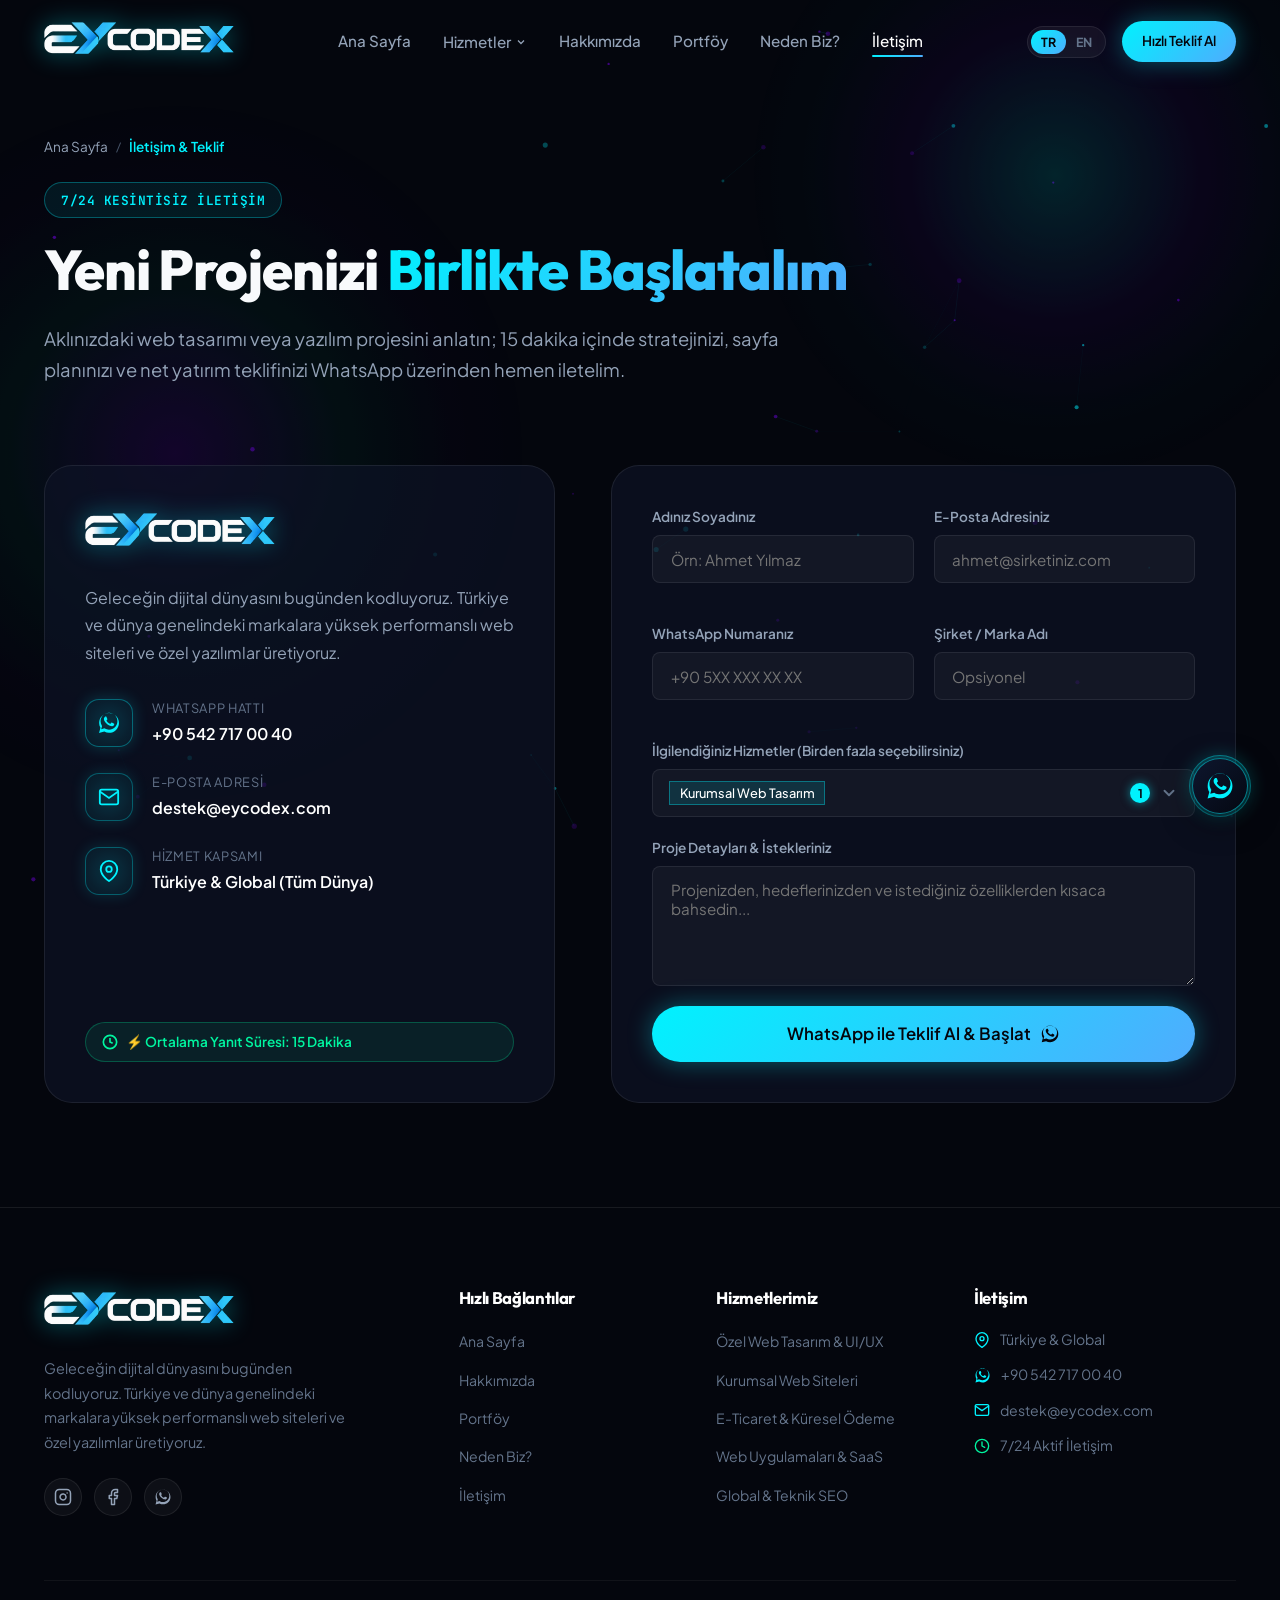
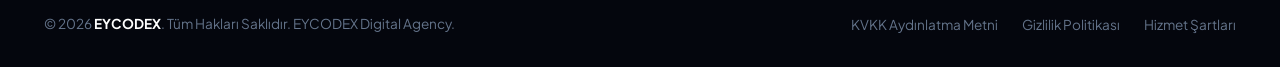
<file: eycodex-main/iletisim.html>
<!DOCTYPE html>
<html lang="tr">
<head>
  <meta charset="UTF-8" />
  <meta name="viewport" content="width=device-width, initial-scale=1.0" />
  <title>İletişim & Hızlı Teklif Al | WhatsApp Destek | EYCODEX</title>
  <meta name="description" content="EYCODEX ile yeni web projenizi hemen başlatın. 15 dakikada hızlı yanıt, WhatsApp doğrudan teklif hattı ve Türkiye & küresel kesintisiz iletişim." />
  <meta name="keywords" content="eycodex iletişim, web tasarım teklifi al, web sitesi fiyat teklifi, whatsapp web tasarım, yazılım teklifi" />
  <meta name="robots" content="index, follow" />
  <link rel="canonical" href="https://eycodex.com/iletisim.html" />
  <link rel="alternate" hreflang="tr" href="https://eycodex.com/iletisim.html?lang=tr" />
  <link rel="alternate" hreflang="en" href="https://eycodex.com/iletisim.html?lang=en" />

  <!-- OpenGraph & Twitter Cards -->
  <meta property="og:title" content="İletişim & Hızlı Teklif Al | WhatsApp Destek | EYCODEX" />
  <meta property="og:description" content="Yeni projenizi anlatın, 15 dakika içinde stratejinizi ve teklifinizi hazırlayalım." />
  <meta property="og:image" content="https://eycodex.com/assets/images/og-image.png" />
  <meta property="og:image:secure_url" content="https://eycodex.com/assets/images/og-image.png" />
  <meta property="og:image:type" content="image/png" />
  <meta property="og:image:width" content="1200" />
  <meta property="og:image:height" content="630" />
  <meta property="og:image:alt" content="EYCODEX - Profesyonel Web Tasarım & Dijital Ajans" />
  <meta property="og:url" content="https://eycodex.com/iletisim.html" />
  <meta property="og:type" content="website" />
  <meta name="twitter:card" content="summary_large_image" />
  <meta name="twitter:image" content="https://eycodex.com/assets/images/og-image.png" />
  <meta name="twitter:image:alt" content="EYCODEX - Profesyonel Web Tasarım & Dijital Ajans" />

  <!-- Favicon -->
  <link rel="icon" type="image/png" href="assets/images/favicon.png?v=4" />
  <link rel="apple-touch-icon" href="assets/images/favicon.png?v=4" />

  <!-- Fonts -->
  <link rel="preconnect" href="https://fonts.googleapis.com" />
  <link rel="preconnect" href="https://fonts.gstatic.com" crossorigin />
  <link href="https://fonts.googleapis.com/css2?family=JetBrains+Mono:wght@400;500;700&family=Outfit:wght@400;500;600;700;800;900&family=Plus+Jakarta+Sans:wght@300;400;500;600;700&display=swap" rel="stylesheet" />

  <!-- Stylesheet -->
  <link rel="stylesheet" href="assets/css/style.css?v=4.9" />

  <!-- Structured Data (JSON-LD) -->
  <script type="application/ld+json">
  {
    "@context": "https://schema.org",
    "@graph": [
      {
        "@type": "ContactPage",
        "@id": "https://eycodex.com/iletisim.html#webpage",
        "name": "EYCODEX İletişim & Teklif Alma",
        "description": "EYCODEX ile yeni web projeniz için WhatsApp ve doğrudan form üzerinden teklif alın.",
        "url": "https://eycodex.com/iletisim.html"
      },
      {
        "@type": "LocalBusiness",
        "@id": "https://eycodex.com/#localbusiness",
        "name": "EYCODEX Digital Agency",
        "image": "https://eycodex.com/assets/images/eycodexlogo.webp",
        "telephone": "+905427170040",
        "email": "destek@eycodex.com",
        "url": "https://eycodex.com",
        "sameAs": [
          "https://www.instagram.com/eycodexcom/",
          "https://www.facebook.com/eycodex"
        ],
        "priceRange": "$$",
        "areaServed": "Worldwide",
        "openingHoursSpecification": {
          "@type": "OpeningHoursSpecification",
          "dayOfWeek": [
            "Monday", "Tuesday", "Wednesday", "Thursday", "Friday", "Saturday", "Sunday"
          ],
          "opens": "00:00",
          "closes": "23:59"
        }
      },
      {
        "@type": "BreadcrumbList",
        "itemListElement": [
          { "@type": "ListItem", "position": 1, "name": "Ana Sayfa", "item": "https://eycodex.com/" },
          { "@type": "ListItem", "position": 2, "name": "İletişim", "item": "https://eycodex.com/iletisim.html" }
        ]
      }
    ]
  }
  </script>
</head>
<body>
  <div class="bg-canvas-container" id="canvas-container"><canvas id="bg-canvas"></canvas></div>
  <div class="ambient-glow glow-1"></div>
  <div class="ambient-glow glow-2"></div>

  <!-- Header -->
  <header class="site-header" id="main-header">
    <div class="container">
      <nav class="nav-inner" aria-label="Ana Gezinti">
        <a href="/" class="brand-logo" aria-label="EYCODEX Ana Sayfa">
          <img src="assets/images/eycodexlogo.webp" alt="EYCODEX" class="brand-logo-img" />
        </a>
        <ul class="nav-menu" id="nav-menu">
          <li><a href="/" class="nav-link" data-i18n="nav_home">Ana Sayfa</a></li>
          <li class="nav-item-dropdown">
            <a href="/#services" class="nav-link nav-dropdown-toggle">
              <span data-i18n="nav_services">Hizmetler</span>
              <svg width="12" height="12" viewBox="0 0 24 24" fill="none" stroke="currentColor" stroke-width="2.5"><polyline points="6 9 12 15 18 9"/></svg>
            </a>
            <ul class="nav-dropdown-menu">
              <li class="nav-dropdown-item"><a href="web-tasarim.html" class="nav-dropdown-link"><svg width="14" height="14" viewBox="0 0 24 24" fill="none" stroke="currentColor" stroke-width="2"><path d="M12 2L2 7l10 5 10-5-10-5z"/><path d="M2 17l10 5 10-5"/><path d="M2 12l10 5 10-5"/></svg><span data-i18n="svc_1_title">Özel Web Tasarım & UI/UX</span></a></li>
              <li class="nav-dropdown-item"><a href="kurumsal-web-sitesi.html" class="nav-dropdown-link"><svg width="14" height="14" viewBox="0 0 24 24" fill="none" stroke="currentColor" stroke-width="2"><rect x="3" y="3" width="18" height="18" rx="3"/><path d="M3 9h18"/><path d="M9 21V9"/></svg><span data-i18n="svc_2_title">Kurumsal Web Siteleri</span></a></li>
              <li class="nav-dropdown-item"><a href="e-ticaret-yazilimi.html" class="nav-dropdown-link"><svg width="14" height="14" viewBox="0 0 24 24" fill="none" stroke="currentColor" stroke-width="2"><path d="M6 2L3 6v14a2 2 0 0 0 2 2h14a2 2 0 0 0 2-2V6l-3-4z"/><line x1="3" y1="6" x2="21" y2="6"/></svg><span data-i18n="svc_3_title">E-Ticaret & Küresel Ödeme</span></a></li>
              <li class="nav-dropdown-item"><a href="web-yazilim-saas.html" class="nav-dropdown-link"><svg width="14" height="14" viewBox="0 0 24 24" fill="none" stroke="currentColor" stroke-width="2"><rect x="4" y="4" width="16" height="16" rx="2"/><rect x="9" y="9" width="6" height="6"/><line x1="9" y1="1" x2="9" y2="4"/><line x1="15" y1="1" x2="15" y2="4"/></svg><span data-i18n="svc_4_title">Web Uygulamaları & SaaS</span></a></li>
              <li class="nav-dropdown-item"><a href="seo-optimizasyonu.html" class="nav-dropdown-link"><svg width="14" height="14" viewBox="0 0 24 24" fill="none" stroke="currentColor" stroke-width="2"><circle cx="11" cy="11" r="8"/><line x1="21" y1="21" x2="16.65" y2="16.65"/></svg><span data-i18n="svc_5_title">Global & Teknik SEO</span></a></li>
            </ul>
          </li>
          <li><a href="hakkimizda.html" class="nav-link" data-i18n="nav_about">Hakkımızda</a></li>
          <li><a href="/#portfolio" class="nav-link" data-i18n="nav_portfolio">Portföy</a></li>
          <li><a href="/#why-us" class="nav-link" data-i18n="nav_why_us">Neden Biz?</a></li>
          <li><a href="iletisim.html" class="nav-link active" data-i18n="nav_contact">İletişim</a></li>
          <li class="mobile-menu-cta">
            <a href="iletisim.html" class="btn btn-primary" data-i18n="nav_cta">Hızlı Teklif Al</a>
          </li>
        </ul>
        <div class="nav-actions">
          <div class="lang-switcher" aria-label="Language Selector">
            <button class="lang-btn active" data-lang="tr" id="lang-tr-btn">TR</button>
            <button class="lang-btn" data-lang="en" id="lang-en-btn">EN</button>
          </div>
          <a href="iletisim.html" class="btn btn-primary btn-sm header-cta-btn" data-i18n="nav_cta">Hızlı Teklif Al</a>
          <button class="mobile-toggle" id="mobile-toggle" aria-label="Menüyü Aç/Kapat" aria-expanded="false">
            <span class="hamburger-bar" style="display:block;width:22px;height:2.5px;background:#00f2fe;border-radius:2px;margin:2px 0;"></span>
            <span class="hamburger-bar" style="display:block;width:22px;height:2.5px;background:#00f2fe;border-radius:2px;margin:2px 0;"></span>
            <span class="hamburger-bar" style="display:block;width:22px;height:2.5px;background:#00f2fe;border-radius:2px;margin:2px 0;"></span>
          </button>
        </div>
      </nav>
    </div>
  </header>

  <main>
    <section class="subpage-hero" style="padding-bottom: 2rem;">
      <div class="container">
        <nav class="breadcrumb-nav" aria-label="Breadcrumb">
          <a href="/">Ana Sayfa</a>
          <span class="breadcrumb-separator">/</span>
          <span class="breadcrumb-current">İletişim & Teklif</span>
        </nav>

        <span class="badge-tag">7/24 Kesintisiz İletişim</span>
        <h1 class="subpage-title">
          Yeni Projenizi <span class="text-gradient">Birlikte Başlatalım</span>
        </h1>
        <p class="subpage-subtitle">
          Aklınızdaki web tasarımı veya yazılım projesini anlatın; 15 dakika içinde stratejinizi, sayfa planınızı ve net yatırım teklifinizi WhatsApp üzerinden hemen iletelim.
        </p>
      </div>
    </section>

    <!-- Contact Direct Grid & Form -->
    <section class="section" id="contact" style="padding-top: 1rem;">
      <div class="container">
        <div class="contact-grid">
          <!-- Left Direct Contact Card -->
          <div class="contact-info-card reveal">
            <div>
              <div class="brand-logo" style="margin-bottom: 1.5rem;">
                <img src="assets/images/eycodexlogo.webp" alt="EYCODEX" class="brand-logo-img" style="height: 54px;" />
              </div>

              <p style="color: var(--text-secondary); line-height: 1.7; margin-bottom: 2rem;" data-i18n="footer_bio">
                Geleceğin dijital dünyasını bugünden kodluyoruz. Türkiye ve dünya genelindeki markalara yüksek performanslı web siteleri ve özel yazılımlar üretiyoruz.
              </p>

              <ul class="contact-direct-list">
                <li class="contact-direct-item">
                  <div class="contact-icon-box icon-box-wa">
                    <svg width="24" height="24" viewBox="0 0 24 24" fill="currentColor"><path d="M12.04 2c-5.46 0-9.91 4.45-9.91 9.91 0 1.75.46 3.45 1.32 4.95L2.05 22l5.25-1.38c1.45.79 3.08 1.21 4.74 1.21 5.46 0 9.91-4.45 9.91-9.91 0-2.65-1.03-5.14-2.9-7.01A9.816 9.816 0 0 0 12.04 2z m.01 16.67c-1.52 0-3.01-.4-4.31-1.16l-.31-.18-3.2.84.85-3.12-.2-.32c-.84-1.34-1.28-2.89-1.28-4.49 0-4.63 3.77-8.4 8.4-8.4 2.25 0 4.36.88 5.95 2.47 1.59 1.59 2.46 3.7 2.46 5.95 0 4.63-3.77 8.41-8.4 8.41z m4.6-6.28c-.25-.13-1.49-.74-1.72-.82-.23-.09-.4-.13-.57.13-.17.25-.66.82-.81.99-.15.17-.3.19-.55.06-.25-.13-1.06-.39-2.02-1.25-.75-.67-1.26-1.5-1.41-1.75-.15-.25-.02-.39.11-.51.11-.11.25-.29.38-.44.13-.15.17-.25.25-.42.08-.17.04-.32-.02-.45-.06-.13-.57-1.37-.78-1.88-.2-.5-.41-.43-.57-.44h-.48c-.17 0-.45.06-.68.32-.23.25-.89.87-.89 2.12 0 1.25.91 2.46 1.04 2.63.13.17 1.8 2.75 4.36 3.86.61.26 1.09.42 1.46.54.61.2 1.17.17 1.61.1.49-.07 1.49-.61 1.7-1.2.21-.59.21-1.1.15-1.2-.06-.11-.23-.17-.48-.3z"/></svg>
                  </div>
                  <div>
                    <div class="contact-detail-title" data-i18n="contact_detail_phone">WhatsApp Hattı</div>
                    <div class="contact-detail-val"><a href="https://wa.me/905427170040" target="_blank" style="color: inherit; text-decoration: none;">+90 542 717 00 40</a></div>
                  </div>
                </li>

                <li class="contact-direct-item">
                  <div class="contact-icon-box">
                    <svg width="22" height="22" viewBox="0 0 24 24" fill="none" stroke="currentColor" stroke-width="2"><path d="M4 4h16c1.1 0 2 .9 2 2v12c0 1.1-.9 2-2 2H4c-1.1 0-2-.9-2-2V6c0-1.1.9-2 2-2z"/><polyline points="22,6 12,13 2,6"/></svg>
                  </div>
                  <div>
                    <div class="contact-detail-title" data-i18n="contact_detail_email">E-Posta Adresi</div>
                    <div class="contact-detail-val"><a href="mailto:destek@eycodex.com" style="color: inherit; text-decoration: none;">destek@eycodex.com</a></div>
                  </div>
                </li>

                <li class="contact-direct-item">
                  <div class="contact-icon-box">
                    <svg width="22" height="22" viewBox="0 0 24 24" fill="none" stroke="currentColor" stroke-width="2"><path d="M21 10c0 7-9 13-9 13s-9-6-9-13a9 9 0 0 1 18 0z"/><circle cx="12" cy="10" r="3"/></svg>
                  </div>
                  <div>
                    <div class="contact-detail-title" data-i18n="contact_detail_location">Hizmet Kapsamı</div>
                    <div class="contact-detail-val" data-i18n="contact_detail_location_val">Türkiye & Global (Tüm Dünya)</div>
                  </div>
                </li>
              </ul>
            </div>

            <div class="response-badge">
              <svg width="16" height="16" viewBox="0 0 24 24" fill="none" stroke="currentColor" stroke-width="2.5"><circle cx="12" cy="12" r="10"/><polyline points="12 6 12 12 16 14"/></svg>
              <span data-i18n="contact_response_time">Ortalama Yanıt Süresi: 15 Dakika</span>
            </div>
          </div>

          <!-- Right Contact Form with Multi-Select Chips -->
          <div class="contact-form-card reveal reveal-delay-1">
            <form id="contact-form">
              <div class="form-row">
                <div class="form-group">
                  <label for="form-name" class="form-label" data-i18n="form_name">Adınız Soyadınız *</label>
                  <input type="text" id="form-name" class="form-control" placeholder="Örn: Ahmet Yılmaz" data-i18n-ph="form_name_ph" required />
                </div>
                <div class="form-group">
                  <label for="form-email" class="form-label" data-i18n="form_email">E-Posta Adresiniz *</label>
                  <input type="email" id="form-email" class="form-control" placeholder="ahmet@sirketiniz.com" data-i18n-ph="form_email_ph" required />
                </div>
              </div>

              <div class="form-row">
                <div class="form-group">
                  <label for="form-phone" class="form-label" data-i18n="form_phone">WhatsApp Numaranız *</label>
                  <input type="tel" id="form-phone" class="form-control" placeholder="+90 5XX XXX XX XX" data-i18n-ph="form_phone_ph" required />
                </div>
                <div class="form-group">
                  <label for="form-company" class="form-label" data-i18n="form_company">Şirket / Marka Adı</label>
                  <input type="text" id="form-company" class="form-control" placeholder="Opsiyonel" data-i18n-ph="form_company_ph" />
                </div>
              </div>

              <div class="form-group">
                <label class="form-label" data-i18n="form_service">İlgilendiğiniz Hizmetler (Birden fazla seçebilirsiniz)</label>
                <div class="custom-multiselect" id="service-multiselect">
                  <button type="button" class="multiselect-trigger" id="service-select-trigger" aria-haspopup="listbox" aria-expanded="false">
                    <div class="multiselect-selected-text" id="service-selected-display">
                      <span class="multiselect-placeholder" data-i18n="select_service_placeholder">Hizmet Seçiniz...</span>
                    </div>
                    <div class="multiselect-trigger-right">
                      <span class="multiselect-count-badge" id="service-count-badge">1</span>
                      <svg class="multiselect-chevron" width="18" height="18" viewBox="0 0 24 24" fill="none" stroke="currentColor" stroke-width="2.5" stroke-linecap="round" stroke-linejoin="round">
                        <polyline points="6 9 12 15 18 9"></polyline>
                      </svg>
                    </div>
                  </button>
                  <div class="multiselect-dropdown" id="service-dropdown-menu">
                    <div class="multiselect-header">
                      <span class="multiselect-header-title" data-i18n="select_services_title">Hizmetleri Seçin</span>
                      <button type="button" class="multiselect-action-btn" id="service-select-all-btn" data-i18n="select_all">Tümünü Seç</button>
                    </div>
                    <div class="multiselect-options" role="listbox" aria-multiselectable="true">
                      <label class="multiselect-option selected">
                        <input type="checkbox" name="services" value="corporate" class="service-chip-input" checked />
                        <span class="multiselect-checkbox-custom">
                          <svg width="12" height="12" viewBox="0 0 24 24" fill="none" stroke="currentColor" stroke-width="3" stroke-linecap="round" stroke-linejoin="round"><polyline points="20 6 9 17 4 12"/></svg>
                        </span>
                        <span class="multiselect-option-label" data-i18n="svc_chip_corporate">Kurumsal Web Tasarım</span>
                      </label>
                      <label class="multiselect-option">
                        <input type="checkbox" name="services" value="ecommerce" class="service-chip-input" />
                        <span class="multiselect-checkbox-custom">
                          <svg width="12" height="12" viewBox="0 0 24 24" fill="none" stroke="currentColor" stroke-width="3" stroke-linecap="round" stroke-linejoin="round"><polyline points="20 6 9 17 4 12"/></svg>
                        </span>
                        <span class="multiselect-option-label" data-i18n="svc_chip_ecommerce">E-Ticaret & Satış</span>
                      </label>
                      <label class="multiselect-option">
                        <input type="checkbox" name="services" value="webapp" class="service-chip-input" />
                        <span class="multiselect-checkbox-custom">
                          <svg width="12" height="12" viewBox="0 0 24 24" fill="none" stroke="currentColor" stroke-width="3" stroke-linecap="round" stroke-linejoin="round"><polyline points="20 6 9 17 4 12"/></svg>
                        </span>
                        <span class="multiselect-option-label" data-i18n="svc_chip_webapp">Özel Web Yazılım / SaaS</span>
                      </label>
                      <label class="multiselect-option">
                        <input type="checkbox" name="services" value="seo" class="service-chip-input" />
                        <span class="multiselect-checkbox-custom">
                          <svg width="12" height="12" viewBox="0 0 24 24" fill="none" stroke="currentColor" stroke-width="3" stroke-linecap="round" stroke-linejoin="round"><polyline points="20 6 9 17 4 12"/></svg>
                        </span>
                        <span class="multiselect-option-label" data-i18n="svc_chip_seo">Global & Teknik SEO</span>
                      </label>
                      <label class="multiselect-option">
                        <input type="checkbox" name="services" value="uiux" class="service-chip-input" />
                        <span class="multiselect-checkbox-custom">
                          <svg width="12" height="12" viewBox="0 0 24 24" fill="none" stroke="currentColor" stroke-width="3" stroke-linecap="round" stroke-linejoin="round"><polyline points="20 6 9 17 4 12"/></svg>
                        </span>
                        <span class="multiselect-option-label" data-i18n="svc_chip_uiux">UI/UX & Marka Tasarımı</span>
                      </label>
                      <label class="multiselect-option">
                        <input type="checkbox" name="services" value="custom" class="service-chip-input" />
                        <span class="multiselect-checkbox-custom">
                          <svg width="12" height="12" viewBox="0 0 24 24" fill="none" stroke="currentColor" stroke-width="3" stroke-linecap="round" stroke-linejoin="round"><polyline points="20 6 9 17 4 12"/></svg>
                        </span>
                        <span class="multiselect-option-label" data-i18n="svc_chip_custom">Diğer / Özel Proje</span>
                      </label>
                    </div>
                  </div>
                </div>
              </div>

              <div class="form-group">
                <label for="form-message" class="form-label" data-i18n="form_message">Proje Detayları & İstekleriniz *</label>
                <textarea id="form-message" class="form-control" placeholder="Projenizden, hedeflerinizden ve istediğiniz özelliklerden kısaca bahsedin..." data-i18n-ph="form_message_ph" required></textarea>
              </div>

              <button type="submit" class="btn btn-primary" style="width: 100%; padding: 1.1rem; font-size: 1.05rem;" id="contact-submit-btn">
                <span data-i18n="form_submit">WhatsApp ile Teklif Al & Başlat</span>
                <svg width="20" height="20" viewBox="0 0 24 24" fill="currentColor"><path d="M12.04 2c-5.46 0-9.91 4.45-9.91 9.91 0 1.75.46 3.45 1.32 4.95L2.05 22l5.25-1.38c1.45.79 3.08 1.21 4.74 1.21 5.46 0 9.91-4.45 9.91-9.91 0-2.65-1.03-5.14-2.9-7.01A9.816 9.816 0 0 0 12.04 2z m.01 16.67c-1.52 0-3.01-.4-4.31-1.16l-.31-.18-3.2.84.85-3.12-.2-.32c-.84-1.34-1.28-2.89-1.28-4.49 0-4.63 3.77-8.4 8.4-8.4 2.25 0 4.36.88 5.95 2.47 1.59 1.59 2.46 3.7 2.46 5.95 0 4.63-3.77 8.41-8.4 8.41z m4.6-6.28c-.25-.13-1.49-.74-1.72-.82-.23-.09-.4-.13-.57.13-.17.25-.66.82-.81.99-.15.17-.3.19-.55.06-.25-.13-1.06-.39-2.02-1.25-.75-.67-1.26-1.5-1.41-1.75-.15-.25-.02-.39.11-.51.11-.11.25-.29.38-.44.13-.15.17-.25.25-.42.08-.17.04-.32-.02-.45-.06-.13-.57-1.37-.78-1.88-.2-.5-.41-.43-.57-.44h-.48c-.17 0-.45.06-.68.32-.23.25-.89.87-.89 2.12 0 1.25.91 2.46 1.04 2.63.13.17 1.8 2.75 4.36 3.86.61.26 1.09.42 1.46.54.61.2 1.17.17 1.61.1.49-.07 1.49-.61 1.7-1.2.21-.59.21-1.1.15-1.2-.06-.11-.23-.17-.48-.3z"/></svg>
              </button>
            </form>
          </div>
        </div>
      </div>
    </section>
  </main>

  <!-- Footer -->
  <footer class="site-footer">
    <div class="container">
      <div class="footer-grid">
        <!-- Col 1: Bio -->
        <div>
          <a href="/" class="brand-logo" style="margin-bottom: 1rem;" aria-label="EYCODEX Home">
            <img src="assets/images/eycodexlogo.webp" alt="EYCODEX" class="brand-logo-img" style="height: 48px;" />
          </a>
          <p class="footer-bio" data-i18n="footer_bio">
            Geleceğin dijital dünyasını bugünden kodluyoruz. Türkiye ve dünya genelindeki markalara yüksek performanslı web siteleri ve özel yazılımlar üretiyoruz.
          </p>
          <div class="footer-socials">
            <a href="https://www.instagram.com/eycodexcom/" target="_blank" class="social-link" aria-label="Instagram">
              <svg width="18" height="18" viewBox="0 0 24 24" fill="none" stroke="currentColor" stroke-width="2" stroke-linecap="round" stroke-linejoin="round"><rect x="2" y="2" width="20" height="20" rx="5" ry="5"/><path d="M16 11.37A4 4 0 1 1 12.63 8 4 4 0 0 1 16 11.37z"/><line x1="17.5" y1="6.5" x2="17.51" y2="6.5"/></svg>
            </a>
            <a href="https://www.facebook.com/eycodex" target="_blank" class="social-link" aria-label="Facebook">
              <svg width="18" height="18" viewBox="0 0 24 24" fill="none" stroke="currentColor" stroke-width="2" stroke-linecap="round" stroke-linejoin="round"><path d="M18 2h-3a5 5 0 0 0-5 5v3H7v4h3v8h4v-8h3l1-4h-4V7a1 1 0 0 1 1-1h3z"/></svg>
            </a>
            <a href="https://wa.me/905427170040" target="_blank" class="social-link" aria-label="WhatsApp">
              <svg width="18" height="18" viewBox="0 0 24 24" fill="currentColor"><path d="M12.04 2c-5.46 0-9.91 4.45-9.91 9.91 0 1.75.46 3.45 1.32 4.95L2.05 22l5.25-1.38c1.45.79 3.08 1.21 4.74 1.21 5.46 0 9.91-4.45 9.91-9.91 0-2.65-1.03-5.14-2.9-7.01A9.816 9.816 0 0 0 12.04 2z m.01 16.67c-1.52 0-3.01-.4-4.31-1.16l-.31-.18-3.2.84.85-3.12-.2-.32c-.84-1.34-1.28-2.89-1.28-4.49 0-4.63 3.77-8.4 8.4-8.4 2.25 0 4.36.88 5.95 2.47 1.59 1.59 2.46 3.7 2.46 5.95 0 4.63-3.77 8.41-8.4 8.41z m4.6-6.28c-.25-.13-1.49-.74-1.72-.82-.23-.09-.4-.13-.57.13-.17.25-.66.82-.81.99-.15.17-.3.19-.55.06-.25-.13-1.06-.39-2.02-1.25-.75-.67-1.26-1.5-1.41-1.75-.15-.25-.02-.39.11-.51.11-.11.25-.29.38-.44.13-.15.17-.25.25-.42.08-.17.04-.32-.02-.45-.06-.13-.57-1.37-.78-1.88-.2-.5-.41-.43-.57-.44h-.48c-.17 0-.45.06-.68.32-.23.25-.89.87-.89 2.12 0 1.25.91 2.46 1.04 2.63.13.17 1.8 2.75 4.36 3.86.61.26 1.09.42 1.46.54.61.2 1.17.17 1.61.1.49-.07 1.49-.61 1.7-1.2.21-.59.21-1.1.15-1.2-.06-.11-.23-.17-.48-.3z"/></svg>
            </a>
          </div>
        </div>

        <!-- Col 2: Quick Links -->
        <div>
          <h4 class="footer-col-title" data-i18n="footer_quick_links">Hızlı Bağlantılar</h4>
          <ul class="footer-links-list">
            <li><a href="/" class="footer-link" data-i18n="nav_home">Ana Sayfa</a></li>
            <li><a href="hakkimizda.html" class="footer-link" data-i18n="nav_about">Hakkımızda</a></li>
            <li><a href="/#portfolio" class="footer-link" data-i18n="nav_portfolio">Portföy</a></li>
            <li><a href="/#why-us" class="footer-link" data-i18n="nav_why_us">Neden Biz?</a></li>
            <li><a href="iletisim.html" class="footer-link" data-i18n="nav_contact">İletişim & Teklif</a></li>
          </ul>
        </div>

        <!-- Col 3: Services -->
        <div>
          <h4 class="footer-col-title" data-i18n="footer_services">Hizmetlerimiz</h4>
          <ul class="footer-links-list">
            <li><a href="web-tasarim.html" class="footer-link" data-i18n="svc_1_title">Özel Web Tasarım</a></li>
            <li><a href="kurumsal-web-sitesi.html" class="footer-link" data-i18n="svc_2_title">Kurumsal Web Siteleri</a></li>
            <li><a href="e-ticaret-yazilimi.html" class="footer-link" data-i18n="svc_3_title">E-Ticaret Çözümleri</a></li>
            <li><a href="web-yazilim-saas.html" class="footer-link" data-i18n="svc_4_title">Web Uygulamaları & SaaS</a></li>
            <li><a href="seo-optimizasyonu.html" class="footer-link" data-i18n="svc_5_title">Global & Teknik SEO</a></li>
          </ul>
        </div>

        <!-- Col 4: Contact summary -->
        <div>
          <h4 class="footer-col-title" data-i18n="nav_contact">İletişim</h4>
          <ul class="footer-links-list">
            <li class="footer-link-with-icon">
              <svg width="16" height="16" viewBox="0 0 24 24" fill="none" stroke="var(--cyan)" stroke-width="2" stroke-linecap="round" stroke-linejoin="round"><path d="M21 10c0 7-9 13-9 13s-9-6-9-13a9 9 0 0 1 18 0z"/><circle cx="12" cy="10" r="3"/></svg>
              <span data-i18n="footer_coverage">Türkiye & Global</span>
            </li>
            <li class="footer-link-with-icon">
              <svg width="17" height="17" viewBox="0 0 24 24" fill="var(--cyan)"><path d="M12.04 2c-5.46 0-9.91 4.45-9.91 9.91 0 1.75.46 3.45 1.32 4.95L2.05 22l5.25-1.38c1.45.79 3.08 1.21 4.74 1.21 5.46 0 9.91-4.45 9.91-9.91 0-2.65-1.03-5.14-2.9-7.01A9.816 9.816 0 0 0 12.04 2z m.01 16.67c-1.52 0-3.01-.4-4.31-1.16l-.31-.18-3.2.84.85-3.12-.2-.32c-.84-1.34-1.28-2.89-1.28-4.49 0-4.63 3.77-8.4 8.4-8.4 2.25 0 4.36.88 5.95 2.47 1.59 1.59 2.46 3.7 2.46 5.95 0 4.63-3.77 8.41-8.4 8.41z m4.6-6.28c-.25-.13-1.49-.74-1.72-.82-.23-.09-.4-.13-.57.13-.17.25-.66.82-.81.99-.15.17-.3.19-.55.06-.25-.13-1.06-.39-2.02-1.25-.75-.67-1.26-1.5-1.41-1.75-.15-.25-.02-.39.11-.51.11-.11.25-.29.38-.44.13-.15.17-.25.25-.42.08-.17.04-.32-.02-.45-.06-.13-.57-1.37-.78-1.88-.2-.5-.41-.43-.57-.44h-.48c-.17 0-.45.06-.68.32-.23.25-.89.87-.89 2.12 0 1.25.91 2.46 1.04 2.63.13.17 1.8 2.75 4.36 3.86.61.26 1.09.42 1.46.54.61.2 1.17.17 1.61.1.49-.07 1.49-.61 1.7-1.2.21-.59.21-1.1.15-1.2-.06-.11-.23-.17-.48-.3z"/></svg>
              <span><a href="https://wa.me/905427170040" target="_blank" style="color: inherit; text-decoration: none;">+90 542 717 00 40</a></span>
            </li>
            <li class="footer-link-with-icon">
              <svg width="16" height="16" viewBox="0 0 24 24" fill="none" stroke="var(--cyan)" stroke-width="2" stroke-linecap="round" stroke-linejoin="round"><path d="M4 4h16c1.1 0 2 .9 2 2v12c0 1.1-.9 2-2 2H4c-1.1 0-2-.9-2-2V6c0-1.1.9-2 2-2z"/><polyline points="22,6 12,13 2,6"/></svg>
              <span><a href="mailto:destek@eycodex.com" style="color: inherit; text-decoration: none;">destek@eycodex.com</a></span>
            </li>
            <li class="footer-link-with-icon">
              <svg width="16" height="16" viewBox="0 0 24 24" fill="none" stroke="var(--emerald)" stroke-width="2" stroke-linecap="round" stroke-linejoin="round"><circle cx="12" cy="12" r="10"/><polyline points="12 6 12 12 16 14"/></svg>
              <span data-i18n="footer_active_support">7/24 Aktif İletişim</span>
            </li>
          </ul>
        </div>
      </div>

      <div class="footer-bottom">
        <div>
          &copy; <span id="current-year">2026</span> <strong style="color: #fff;">EYCODEX</strong>. <span data-i18n="footer_copyright">Tüm Hakları Saklıdır.</span>
        </div>
        <div class="footer-legal-links">
          <button class="legal-btn" onclick="openLegalModal('kvkk')" data-i18n="footer_kvkk">KVKK Aydınlatma Metni</button>
          <button class="legal-btn" onclick="openLegalModal('privacy')" data-i18n="footer_privacy">Gizlilik Politikası</button>
          <button class="legal-btn" onclick="openLegalModal('terms')" data-i18n="footer_terms">Hizmet Şartları</button>
        </div>
      </div>
    </div>
  </footer>

  <!-- Floating Actions (WhatsApp & Back to Top) -->
  <div class="floating-actions">
    <a href="https://api.whatsapp.com/send?phone=905427170040&text=Merhaba%20EYCODEX!%20%C4%B0leti%C5%9Fim%20ve%20proje%20hakk%C4%B1nda%20g%C3%B6r%C3%BC%C5%9Fmek%20istiyorum." target="_blank" class="float-whatsapp" aria-label="WhatsApp İletişim" id="float-whatsapp-btn">
      <svg width="32" height="32" viewBox="0 0 24 24" fill="currentColor"><path d="M12.04 2c-5.46 0-9.91 4.45-9.91 9.91 0 1.75.46 3.45 1.32 4.95L2.05 22l5.25-1.38c1.45.79 3.08 1.21 4.74 1.21 5.46 0 9.91-4.45 9.91-9.91 0-2.65-1.03-5.14-2.9-7.01A9.816 9.816 0 0 0 12.04 2z m.01 16.67c-1.52 0-3.01-.4-4.31-1.16l-.31-.18-3.2.84.85-3.12-.2-.32c-.84-1.34-1.28-2.89-1.28-4.49 0-4.63 3.77-8.4 8.4-8.4 2.25 0 4.36.88 5.95 2.47 1.59 1.59 2.46 3.7 2.46 5.95 0 4.63-3.77 8.41-8.4 8.41z m4.6-6.28c-.25-.13-1.49-.74-1.72-.82-.23-.09-.4-.13-.57.13-.17.25-.66.82-.81.99-.15.17-.3.19-.55.06-.25-.13-1.06-.39-2.02-1.25-.75-.67-1.26-1.5-1.41-1.75-.15-.25-.02-.39.11-.51.11-.11.25-.29.38-.44.13-.15.17-.25.25-.42.08-.17.04-.32-.02-.45-.06-.13-.57-1.37-.78-1.88-.2-.5-.41-.43-.57-.44h-.48c-.17 0-.45.06-.68.32-.23.25-.89.87-.89 2.12 0 1.25.91 2.46 1.04 2.63.13.17 1.8 2.75 4.36 3.86.61.26 1.09.42 1.46.54.61.2 1.17.17 1.61.1.49-.07 1.49-.61 1.7-1.2.21-.59.21-1.1.15-1.2-.06-.11-.23-.17-.48-.3z"/></svg>
    </a>
    <button class="back-to-top" id="back-to-top" aria-label="Yukarı Çık">
      <svg width="20" height="20" viewBox="0 0 24 24" fill="none" stroke="currentColor" stroke-width="2.5" stroke-linecap="round" stroke-linejoin="round"><path d="M18 15l-6-6-6 6"/></svg>
    </button>
  </div>

  <!-- Legal Info Modal (KVKK / Privacy / Terms) -->
  <div class="modal-backdrop" id="legal-modal">
    <div class="modal-dialog">
      <button class="modal-close-btn" onclick="closeModal('legal-modal')" aria-label="Kapat">
        <svg width="18" height="18" viewBox="0 0 24 24" fill="none" stroke="currentColor" stroke-width="2.5" stroke-linecap="round" stroke-linejoin="round"><line x1="18" y1="6" x2="6" y2="18"/><line x1="6" y1="6" x2="18" y2="18"/></svg>
      </button>
      <div id="legal-modal-body"></div>
    </div>
  </div>

  <!-- Toast Notification Container -->
  <div id="toast-container" class="toast-container"></div>

  <!-- Scripts -->
  <script src="assets/js/i18n.js?v=4.9"></script>
  <script src="assets/js/main.js?v=4.9"></script>
</body>
</html>
</file>
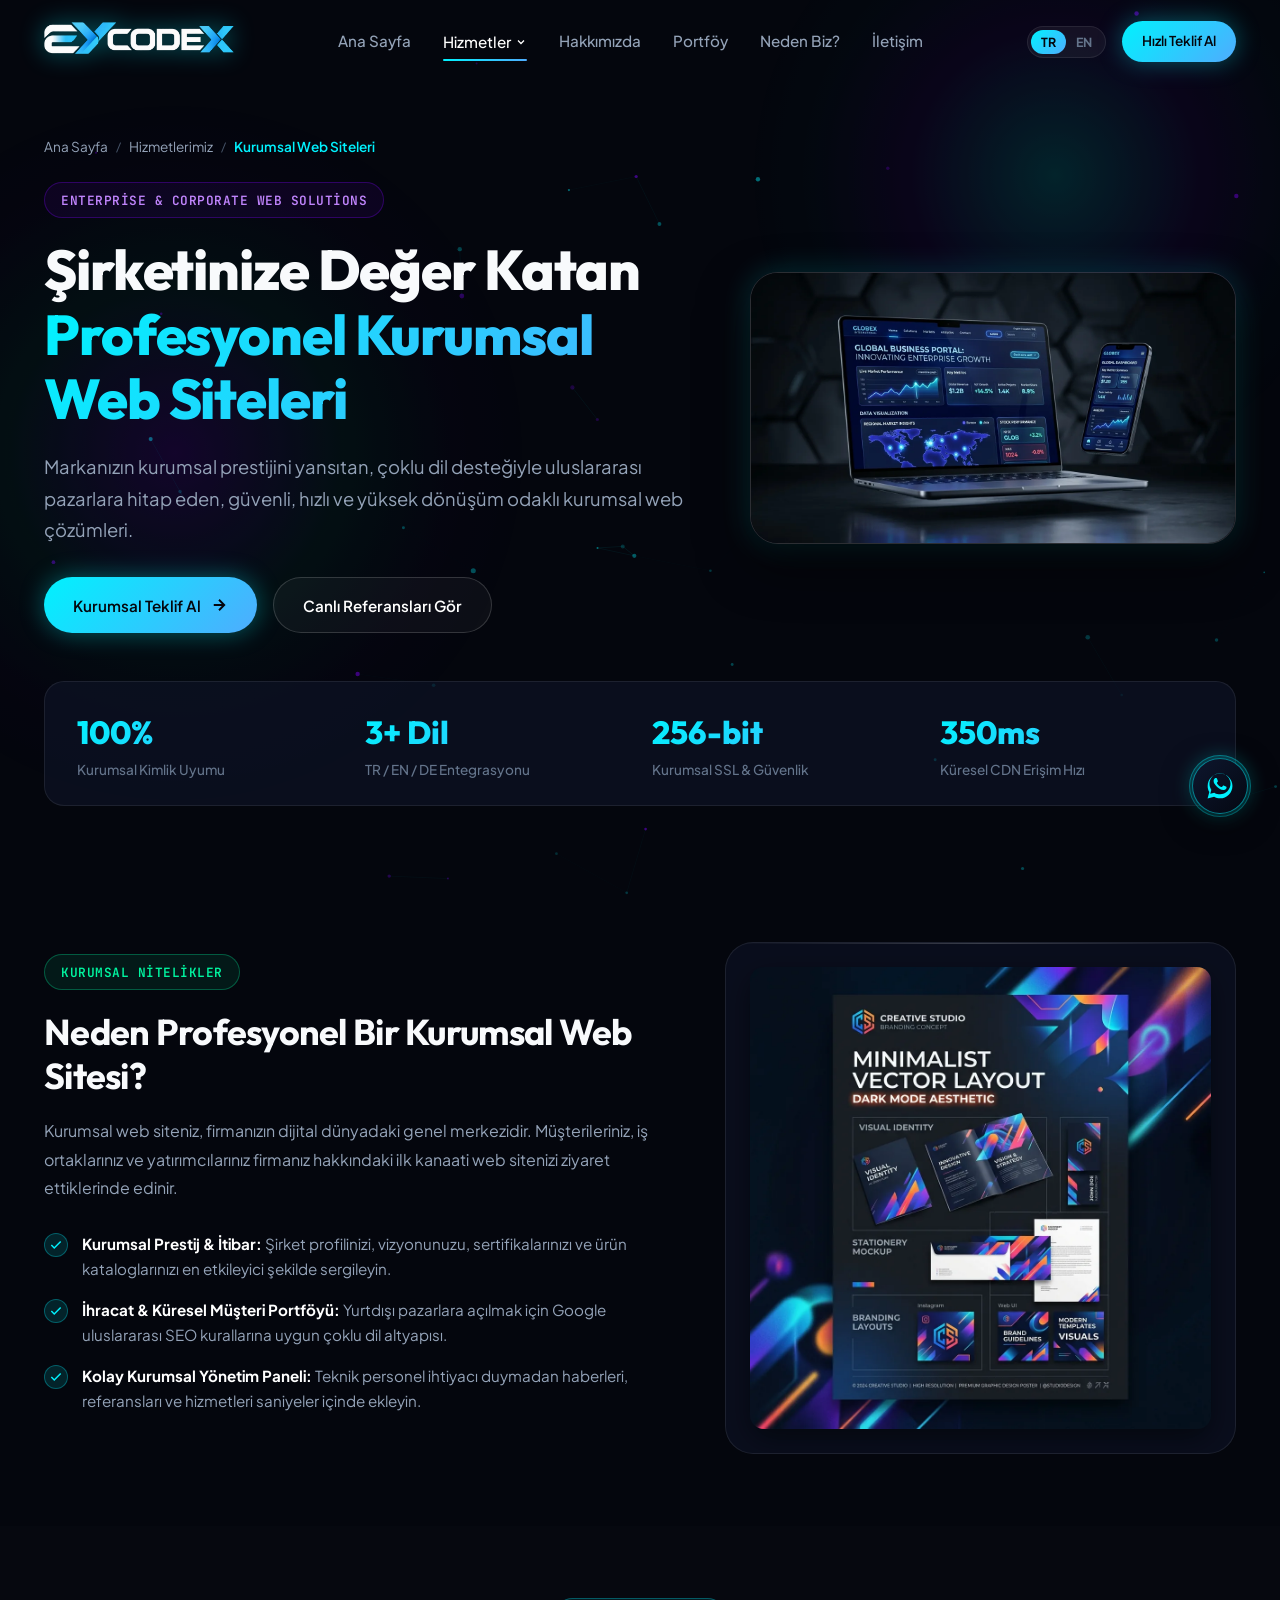
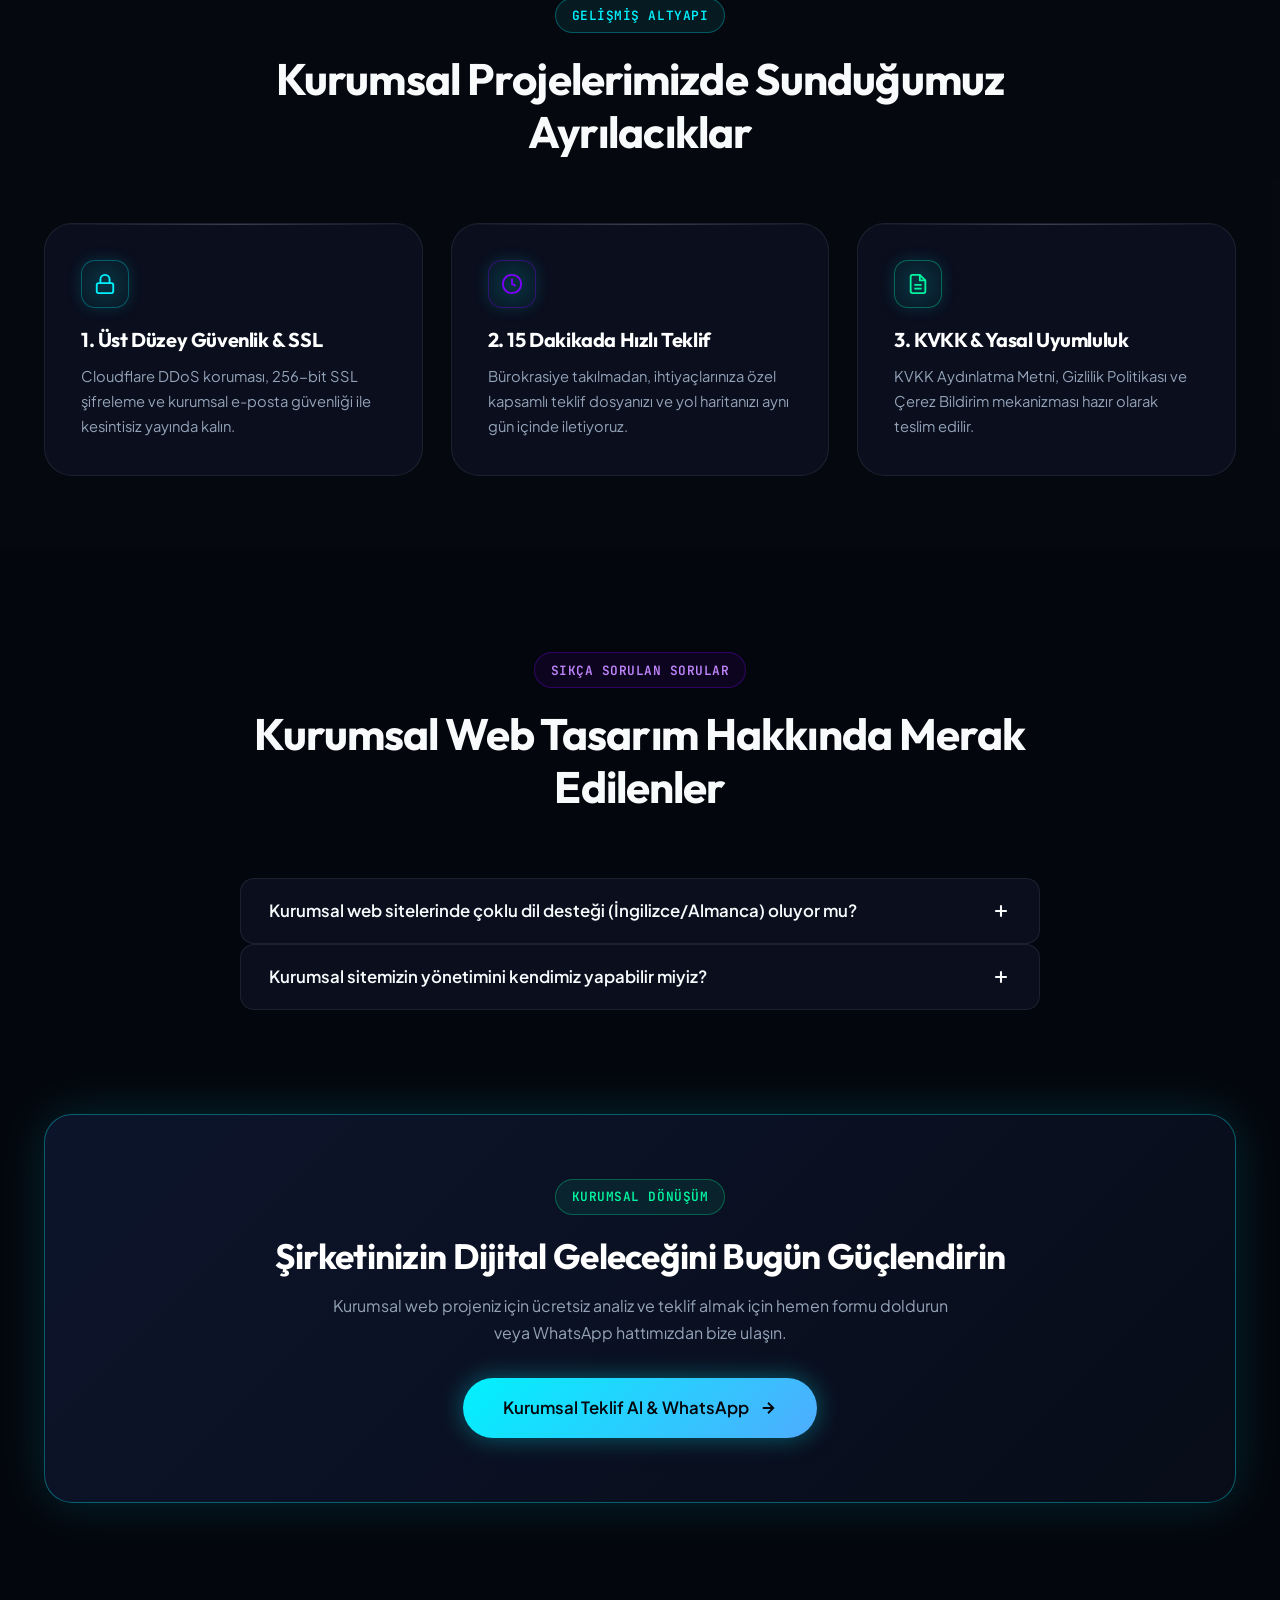
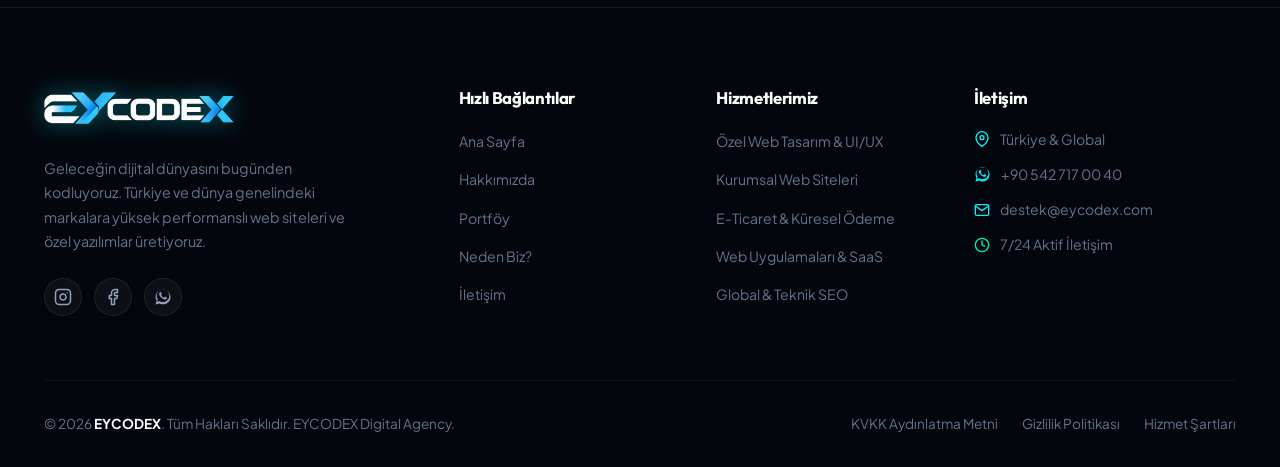
<file: eycodex-main/kurumsal-web-sitesi.html>
<!DOCTYPE html>
<html lang="tr">
<head>
  <meta charset="UTF-8" />
  <meta name="viewport" content="width=device-width, initial-scale=1.0" />
  <title>Kurumsal Web Tasarım & Profesyonel Şirket Siteleri | EYCODEX</title>
  <meta name="description" content="Şirketinizi Türkiye ve küresel pazarda en üst seviyede temsil eden prestijli kurumsal web siteleri. Çoklu dil desteği, kurumsal kimlik uyumu ve yüksek hız." />
  <meta name="keywords" content="kurumsal web tasarım, şirket web sitesi, kurumsal web sitesi fiyatları, profesyonel web sitesi, kurumsal kimlik tasarımı, b2b web sitesi" />
  <meta name="robots" content="index, follow" />
  <link rel="canonical" href="https://eycodex.com/kurumsal-web-sitesi.html" />
  <link rel="alternate" hreflang="tr" href="https://eycodex.com/kurumsal-web-sitesi.html?lang=tr" />
  <link rel="alternate" hreflang="en" href="https://eycodex.com/kurumsal-web-sitesi.html?lang=en" />

  <!-- OpenGraph & Twitter Cards -->
  <meta property="og:title" content="Kurumsal Web Tasarım & Profesyonel Şirket Siteleri | EYCODEX" />
  <meta property="og:description" content="Şirketinizi küresel arenada liderliğe taşıyan kurumsal web siteleri. Prestij, hız ve güvenlik bir arada." />
  <meta property="og:image" content="https://eycodex.com/assets/images/showcase/corporate-identity-mockup.webp" />
  <meta property="og:url" content="https://eycodex.com/kurumsal-web-sitesi.html" />
  <meta property="og:type" content="website" />
  <meta name="twitter:card" content="summary_large_image" />

  <!-- Favicon -->
  <link rel="icon" type="image/png" href="assets/images/favicon.png?v=4" />
  <link rel="apple-touch-icon" href="assets/images/favicon.png?v=4" />

  <!-- Fonts -->
  <link rel="preconnect" href="https://fonts.googleapis.com" />
  <link rel="preconnect" href="https://fonts.gstatic.com" crossorigin />
  <link href="https://fonts.googleapis.com/css2?family=JetBrains+Mono:wght@400;500;700&family=Outfit:wght@400;500;600;700;800;900&family=Plus+Jakarta+Sans:wght@300;400;500;600;700&display=swap" rel="stylesheet" />

  <!-- Stylesheet -->
  <link rel="stylesheet" href="assets/css/style.css?v=4.9" />

  <!-- Structured Data (JSON-LD) -->
  <script type="application/ld+json">
  {
    "@context": "https://schema.org",
    "@graph": [
      {
        "@type": "Service",
        "@id": "https://eycodex.com/kurumsal-web-sitesi.html#service",
        "name": "Kurumsal Web Tasarım & Şirket Siteleri",
        "serviceType": "Corporate Web Development",
        "provider": {
          "@type": "Organization",
          "name": "EYCODEX Digital Agency",
          "url": "https://eycodex.com"
        },
        "description": "Orta ve büyük ölçekli şirketler, holdingler ve markalar için prestijli, çok dilli, KVKK/GDPR uyumlu kurumsal web siteleri geliştirme hizmeti.",
        "areaServed": "Worldwide"
      },
      {
        "@type": "BreadcrumbList",
        "itemListElement": [
          { "@type": "ListItem", "position": 1, "name": "Ana Sayfa", "item": "https://eycodex.com/" },
          { "@type": "ListItem", "position": 2, "name": "Hizmetler", "item": "https://eycodex.com/#services" },
          { "@type": "ListItem", "position": 3, "name": "Kurumsal Web Siteleri", "item": "https://eycodex.com/kurumsal-web-sitesi.html" }
        ]
      },
      {
        "@type": "FAQPage",
        "mainEntity": [
          {
            "@type": "Question",
            "name": "Kurumsal web sitelerinde çoklu dil desteği (İngilizce/Almanca) oluyor mu?",
            "acceptedAnswer": {
              "@type": "Answer",
              "text": "Evet. Kurumsal sitelerimizde Türkçe, İngilizce, Almanca ve talep edilen tüm diller için arama motoru uyumlu (hreflang standartlarında) çoklu dil altyapısı kuruyoruz."
            }
          },
          {
            "@type": "Question",
            "name": "Kurumsal sitemizin yönetimini kendimiz yapabilir miyiz?",
            "acceptedAnswer": {
              "@type": "Answer",
              "text": "Evet. Kodlama bilgisi gerektirmeyen, kullanımı son derece pratik kurumsal yönetim paneli (CMS) teslim ediyoruz. Metin, görsel ve içerikleri dilediğiniz an güncelleyebilirsiniz."
            }
          },
          {
            "@type": "Question",
            "name": "KVKK ve Gizlilik Sözleşmesi sayfaları dahil mi?",
            "acceptedAnswer": {
              "@type": "Answer",
              "text": "Evet. Tüm yasal uyumluluklar, KVKK aydınlatma metinleri, Gizlilik Politikası ve Çerez Onay Sistemleri projenize eksiksiz entegre edilir."
            }
          }
        ]
      }
    ]
  }
  </script>
</head>
<body>
  <div class="bg-canvas-container" id="canvas-container"><canvas id="bg-canvas"></canvas></div>
  <div class="ambient-glow glow-1"></div>
  <div class="ambient-glow glow-2"></div>

  <!-- Header -->
  <header class="site-header" id="main-header">
    <div class="container">
      <nav class="nav-inner" aria-label="Ana Gezinti">
        <a href="/" class="brand-logo" aria-label="EYCODEX Ana Sayfa">
          <img src="assets/images/eycodexlogo.webp" alt="EYCODEX" class="brand-logo-img" />
        </a>
        <ul class="nav-menu" id="nav-menu">
          <li><a href="/" class="nav-link" data-i18n="nav_home">Ana Sayfa</a></li>
          <li class="nav-item-dropdown">
            <a href="/#services" class="nav-link active nav-dropdown-toggle">
              <span data-i18n="nav_services">Hizmetler</span>
              <svg width="12" height="12" viewBox="0 0 24 24" fill="none" stroke="currentColor" stroke-width="2.5"><polyline points="6 9 12 15 18 9"/></svg>
            </a>
            <ul class="nav-dropdown-menu">
              <li class="nav-dropdown-item"><a href="web-tasarim.html" class="nav-dropdown-link"><svg width="14" height="14" viewBox="0 0 24 24" fill="none" stroke="currentColor" stroke-width="2"><path d="M12 2L2 7l10 5 10-5-10-5z"/><path d="M2 17l10 5 10-5"/><path d="M2 12l10 5 10-5"/></svg><span data-i18n="svc_1_title">Özel Web Tasarım & UI/UX</span></a></li>
              <li class="nav-dropdown-item"><a href="kurumsal-web-sitesi.html" class="nav-dropdown-link"><svg width="14" height="14" viewBox="0 0 24 24" fill="none" stroke="currentColor" stroke-width="2"><rect x="3" y="3" width="18" height="18" rx="3"/><path d="M3 9h18"/><path d="M9 21V9"/></svg><span data-i18n="svc_2_title">Kurumsal Web Siteleri</span></a></li>
              <li class="nav-dropdown-item"><a href="e-ticaret-yazilimi.html" class="nav-dropdown-link"><svg width="14" height="14" viewBox="0 0 24 24" fill="none" stroke="currentColor" stroke-width="2"><path d="M6 2L3 6v14a2 2 0 0 0 2 2h14a2 2 0 0 0 2-2V6l-3-4z"/><line x1="3" y1="6" x2="21" y2="6"/></svg><span data-i18n="svc_3_title">E-Ticaret & Küresel Ödeme</span></a></li>
              <li class="nav-dropdown-item"><a href="web-yazilim-saas.html" class="nav-dropdown-link"><svg width="14" height="14" viewBox="0 0 24 24" fill="none" stroke="currentColor" stroke-width="2"><rect x="4" y="4" width="16" height="16" rx="2"/><rect x="9" y="9" width="6" height="6"/><line x1="9" y1="1" x2="9" y2="4"/><line x1="15" y1="1" x2="15" y2="4"/></svg><span data-i18n="svc_4_title">Web Uygulamaları & SaaS</span></a></li>
              <li class="nav-dropdown-item"><a href="seo-optimizasyonu.html" class="nav-dropdown-link"><svg width="14" height="14" viewBox="0 0 24 24" fill="none" stroke="currentColor" stroke-width="2"><circle cx="11" cy="11" r="8"/><line x1="21" y1="21" x2="16.65" y2="16.65"/></svg><span data-i18n="svc_5_title">Global & Teknik SEO</span></a></li>
            </ul>
          </li>
          <li><a href="hakkimizda.html" class="nav-link" data-i18n="nav_about">Hakkımızda</a></li>
          <li><a href="/#portfolio" class="nav-link" data-i18n="nav_portfolio">Portföy</a></li>
          <li><a href="/#why-us" class="nav-link" data-i18n="nav_why_us">Neden Biz?</a></li>
          <li><a href="iletisim.html" class="nav-link" data-i18n="nav_contact">İletişim</a></li>
          <li class="mobile-menu-cta">
            <a href="iletisim.html" class="btn btn-primary" data-i18n="nav_cta">Hızlı Teklif Al</a>
          </li>
        </ul>
        <div class="nav-actions">
          <div class="lang-switcher" aria-label="Language Selector">
            <button class="lang-btn active" data-lang="tr" id="lang-tr-btn">TR</button>
            <button class="lang-btn" data-lang="en" id="lang-en-btn">EN</button>
          </div>
          <a href="iletisim.html" class="btn btn-primary btn-sm header-cta-btn" data-i18n="nav_cta">Hızlı Teklif Al</a>
          <button class="mobile-toggle" id="mobile-toggle" aria-label="Menüyü Aç/Kapat" aria-expanded="false">
            <span class="hamburger-bar" style="display:block;width:22px;height:2.5px;background:#00f2fe;border-radius:2px;margin:2px 0;"></span>
            <span class="hamburger-bar" style="display:block;width:22px;height:2.5px;background:#00f2fe;border-radius:2px;margin:2px 0;"></span>
            <span class="hamburger-bar" style="display:block;width:22px;height:2.5px;background:#00f2fe;border-radius:2px;margin:2px 0;"></span>
          </button>
        </div>
      </nav>
    </div>
  </header>

  <main>
    <!-- Subpage Hero -->
    <section class="subpage-hero">
      <div class="container">
        <nav class="breadcrumb-nav" aria-label="Breadcrumb">
          <a href="/">Ana Sayfa</a>
          <span class="breadcrumb-separator">/</span>
          <a href="/#services">Hizmetlerimiz</a>
          <span class="breadcrumb-separator">/</span>
          <span class="breadcrumb-current">Kurumsal Web Siteleri</span>
        </nav>

        <div class="subpage-hero-grid">
          <div>
            <span class="badge-tag badge-purple">Enterprise & Corporate Web Solutions</span>
            <h1 class="subpage-title">
              Şirketinize Değer Katan <span class="text-gradient">Profesyonel Kurumsal Web Siteleri</span>
            </h1>
            <p class="subpage-subtitle">
              Markanızın kurumsal prestijini yansıtan, çoklu dil desteğiyle uluslararası pazarlara hitap eden, güvenli, hızlı ve yüksek dönüşüm odaklı kurumsal web çözümleri.
            </p>

            <div style="display: flex; gap: 1rem; flex-wrap: wrap;">
              <a href="iletisim.html" class="btn btn-primary">
                <span>Kurumsal Teklif Al</span>
                <svg width="18" height="18" viewBox="0 0 24 24" fill="none" stroke="currentColor" stroke-width="2.5"><path d="M5 12h14M12 5l7 7-7 7"/></svg>
              </a>
              <a href="/#portfolio" class="btn btn-outline">
                <span>Canlı Referansları Gör</span>
              </a>
            </div>
          </div>

          <div class="subpage-hero-media reveal">
            <img src="assets/images/showcase/corporate-identity-mockup.webp" alt="Kurumsal Web Sitesi ve Kimlik Tasarımı" />
          </div>
        </div>

        <div class="subpage-stats-bar reveal">
          <div class="subpage-stat-item">
            <span class="subpage-stat-number">100%</span>
            <span class="subpage-stat-label">Kurumsal Kimlik Uyumu</span>
          </div>
          <div class="subpage-stat-item">
            <span class="subpage-stat-number">3+ Dil</span>
            <span class="subpage-stat-label">TR / EN / DE Entegrasyonu</span>
          </div>
          <div class="subpage-stat-item">
            <span class="subpage-stat-number">256-bit</span>
            <span class="subpage-stat-label">Kurumsal SSL & Güvenlik</span>
          </div>
          <div class="subpage-stat-item">
            <span class="subpage-stat-number">350ms</span>
            <span class="subpage-stat-label">Küresel CDN Erişim Hızı</span>
          </div>
        </div>
      </div>
    </section>

    <!-- Deep Content: Kurumsal Güven & Standartlar -->
    <section class="content-section">
      <div class="container">
        <div class="content-two-col">
          <div>
            <span class="badge-tag badge-emerald">Kurumsal Nitelikler</span>
            <h2 class="section-title" style="font-size: 2.25rem;">Neden Profesyonel Bir Kurumsal Web Sitesi?</h2>
            <p style="color: var(--text-secondary); line-height: 1.8; margin-bottom: 1.5rem;">
              Kurumsal web siteniz, firmanızın dijital dünyadaki genel merkezidir. Müşterileriniz, iş ortaklarınız ve yatırımcılarınız firmanız hakkındaki ilk kanaati web sitenizi ziyaret ettiklerinde edinir.
            </p>
            <ul class="feature-check-list">
              <li class="feature-check-item">
                <div class="check-icon-wrap"><svg width="14" height="14" viewBox="0 0 24 24" fill="none" stroke="currentColor" stroke-width="2.5"><polyline points="20 6 9 17 4 12"/></svg></div>
                <div><strong>Kurumsal Prestij & İtibar:</strong> Şirket profilinizi, vizyonunuzu, sertifikalarınızı ve ürün kataloglarınızı en etkileyici şekilde sergileyin.</div>
              </li>
              <li class="feature-check-item">
                <div class="check-icon-wrap"><svg width="14" height="14" viewBox="0 0 24 24" fill="none" stroke="currentColor" stroke-width="2.5"><polyline points="20 6 9 17 4 12"/></svg></div>
                <div><strong>İhracat & Küresel Müşteri Portföyü:</strong> Yurtdışı pazarlara açılmak için Google uluslararası SEO kurallarına uygun çoklu dil altyapısı.</div>
              </li>
              <li class="feature-check-item">
                <div class="check-icon-wrap"><svg width="14" height="14" viewBox="0 0 24 24" fill="none" stroke="currentColor" stroke-width="2.5"><polyline points="20 6 9 17 4 12"/></svg></div>
                <div><strong>Kolay Kurumsal Yönetim Paneli:</strong> Teknik personel ihtiyacı duymadan haberleri, referansları ve hizmetleri saniyeler içinde ekleyin.</div>
              </li>
            </ul>
          </div>

          <div class="glass-card" style="padding: 1.5rem; text-align: center;">
            <img src="assets/images/showcase/graphic-design-concept.webp" alt="Kurumsal Web Sitesi ve Kimlik Tasarımı" style="border-radius: var(--radius-md); box-shadow: 0 10px 30px rgba(0,0,0,0.5);" />
          </div>
        </div>
      </div>
    </section>

    <!-- 3'lü Kurumsal Mimari Kartları -->
    <section class="content-section" style="background: rgba(255,255,255,0.01);">
      <div class="container">
        <div class="section-header">
          <span class="badge-tag">Gelişmiş Altyapı</span>
          <h2 class="section-title">Kurumsal Projelerimizde Sunduğumuz Ayrılacıklar</h2>
        </div>

        <div class="cards-grid-3">
          <div class="glass-card">
            <div class="contact-icon-box" style="margin-bottom: 1.25rem;">
              <svg width="22" height="22" viewBox="0 0 24 24" fill="none" stroke="currentColor" stroke-width="2"><rect x="3" y="11" width="18" height="11" rx="2" ry="2"/><path d="M7 11V7a5 5 0 0 1 10 0v4"/></svg>
            </div>
            <h3 style="font-size: 1.25rem; margin-bottom: 0.75rem; color: #fff;">1. Üst Düzey Güvenlik & SSL</h3>
            <p style="color: var(--text-secondary); font-size: 0.92rem; line-height: 1.7;">
              Cloudflare DDoS koruması, 256-bit SSL şifreleme ve kurumsal e-posta güvenliği ile kesintisiz yayında kalın.
            </p>
          </div>

          <div class="glass-card">
            <div class="contact-icon-box" style="margin-bottom: 1.25rem; border-color: rgba(127, 0, 255, 0.35); color: var(--violet);">
              <svg width="22" height="22" viewBox="0 0 24 24" fill="none" stroke="currentColor" stroke-width="2"><circle cx="12" cy="12" r="10"/><polyline points="12 6 12 12 16 14"/></svg>
            </div>
            <h3 style="font-size: 1.25rem; margin-bottom: 0.75rem; color: #fff;">2. 15 Dakikada Hızlı Teklif</h3>
            <p style="color: var(--text-secondary); font-size: 0.92rem; line-height: 1.7;">
              Bürokrasiye takılmadan, ihtiyaçlarınıza özel kapsamlı teklif dosyanızı ve yol haritanızı aynı gün içinde iletiyoruz.
            </p>
          </div>

          <div class="glass-card">
            <div class="contact-icon-box" style="margin-bottom: 1.25rem; border-color: rgba(0, 245, 160, 0.35); color: var(--emerald);">
              <svg width="22" height="22" viewBox="0 0 24 24" fill="none" stroke="currentColor" stroke-width="2"><path d="M14 2H6a2 2 0 0 0-2 2v16a2 2 0 0 0 2 2h12a2 2 0 0 0 2-2V8z"/><polyline points="14 2 14 8 20 8"/><line x1="16" y1="13" x2="8" y2="13"/><line x1="16" y1="17" x2="8" y2="17"/></svg>
            </div>
            <h3 style="font-size: 1.25rem; margin-bottom: 0.75rem; color: #fff;">3. KVKK & Yasal Uyumluluk</h3>
            <p style="color: var(--text-secondary); font-size: 0.92rem; line-height: 1.7;">
              KVKK Aydınlatma Metni, Gizlilik Politikası ve Çerez Bildirim mekanizması hazır olarak teslim edilir.
            </p>
          </div>
        </div>
      </div>
    </section>

    <!-- FAQ Section -->
    <section class="section">
      <div class="container">
        <div class="section-header">
          <span class="badge-tag badge-purple">Sıkça Sorulan Sorular</span>
          <h2 class="section-title">Kurumsal Web Tasarım Hakkında Merak Edilenler</h2>
        </div>

        <div class="faq-accordion" style="max-width: 800px; margin: 0 auto;">
          <div class="faq-item">
            <button class="faq-question" aria-expanded="false">
              <span>Kurumsal web sitelerinde çoklu dil desteği (İngilizce/Almanca) oluyor mu?</span>
              <svg class="faq-icon" width="20" height="20" viewBox="0 0 24 24" fill="none" stroke="currentColor" stroke-width="2.5"><line x1="12" y1="5" x2="12" y2="19"/><line x1="5" y1="12" x2="19" y2="12"/></svg>
            </button>
            <div class="faq-answer">
              <p>Evet. Türkçe, İngilizce, Almanca, Fransızca veya Arapça dillerinde uluslararası SEO standartlarına uygun şekilde çok dilli sistem kuruyoruz.</p>
            </div>
          </div>

          <div class="faq-item">
            <button class="faq-question" aria-expanded="false">
              <span>Kurumsal sitemizin yönetimini kendimiz yapabilir miyiz?</span>
              <svg class="faq-icon" width="20" height="20" viewBox="0 0 24 24" fill="none" stroke="currentColor" stroke-width="2.5"><line x1="12" y1="5" x2="12" y2="19"/><line x1="5" y1="12" x2="19" y2="12"/></svg>
            </button>
            <div class="faq-answer">
              <p>Evet, kullanımı oldukça basit bir panel sağlıyoruz. İstediğiniz zaman yeni ürün, hizmet, duyuru veya referans ekleyebilirsiniz.</p>
            </div>
          </div>
        </div>
      </div>
    </section>

    <!-- Subpage CTA -->
    <section class="section" style="padding-top: 0;">
      <div class="container">
        <div class="subpage-cta-banner">
          <span class="badge-tag badge-emerald">Kurumsal Dönüşüm</span>
          <h2 style="font-size: 2.2rem; color: #fff; margin-bottom: 1rem;">Şirketinizin Dijital Geleceğini Bugün Güçlendirin</h2>
          <p style="color: var(--text-secondary); max-width: 650px; margin: 0 auto 2rem auto;">
            Kurumsal web projeniz için ücretsiz analiz ve teklif almak için hemen formu doldurun veya WhatsApp hattımızdan bize ulaşın.
          </p>
          <a href="iletisim.html" class="btn btn-primary" style="padding: 1rem 2.5rem; font-size: 1.05rem;">
            <span>Kurumsal Teklif Al & WhatsApp</span>
            <svg width="18" height="18" viewBox="0 0 24 24" fill="none" stroke="currentColor" stroke-width="2.5"><path d="M5 12h14M12 5l7 7-7 7"/></svg>
          </a>
        </div>
      </div>
    </section>
  </main>

  <!-- Footer -->
  <footer class="site-footer">
    <div class="container">
      <div class="footer-grid">
        <!-- Col 1: Bio -->
        <div>
          <a href="/" class="brand-logo" style="margin-bottom: 1rem;" aria-label="EYCODEX Home">
            <img src="assets/images/eycodexlogo.webp" alt="EYCODEX" class="brand-logo-img" style="height: 48px;" />
          </a>
          <p class="footer-bio" data-i18n="footer_bio">
            Geleceğin dijital dünyasını bugünden kodluyoruz. Türkiye ve dünya genelindeki markalara yüksek performanslı web siteleri ve özel yazılımlar üretiyoruz.
          </p>
          <div class="footer-socials">
            <a href="https://www.instagram.com/eycodexcom/" target="_blank" class="social-link" aria-label="Instagram">
              <svg width="18" height="18" viewBox="0 0 24 24" fill="none" stroke="currentColor" stroke-width="2" stroke-linecap="round" stroke-linejoin="round"><rect x="2" y="2" width="20" height="20" rx="5" ry="5"/><path d="M16 11.37A4 4 0 1 1 12.63 8 4 4 0 0 1 16 11.37z"/><line x1="17.5" y1="6.5" x2="17.51" y2="6.5"/></svg>
            </a>
            <a href="https://www.facebook.com/eycodex" target="_blank" class="social-link" aria-label="Facebook">
              <svg width="18" height="18" viewBox="0 0 24 24" fill="none" stroke="currentColor" stroke-width="2" stroke-linecap="round" stroke-linejoin="round"><path d="M18 2h-3a5 5 0 0 0-5 5v3H7v4h3v8h4v-8h3l1-4h-4V7a1 1 0 0 1 1-1h3z"/></svg>
            </a>
            <a href="https://wa.me/905427170040" target="_blank" class="social-link" aria-label="WhatsApp">
              <svg width="18" height="18" viewBox="0 0 24 24" fill="currentColor"><path d="M12.04 2c-5.46 0-9.91 4.45-9.91 9.91 0 1.75.46 3.45 1.32 4.95L2.05 22l5.25-1.38c1.45.79 3.08 1.21 4.74 1.21 5.46 0 9.91-4.45 9.91-9.91 0-2.65-1.03-5.14-2.9-7.01A9.816 9.816 0 0 0 12.04 2z m.01 16.67c-1.52 0-3.01-.4-4.31-1.16l-.31-.18-3.2.84.85-3.12-.2-.32c-.84-1.34-1.28-2.89-1.28-4.49 0-4.63 3.77-8.4 8.4-8.4 2.25 0 4.36.88 5.95 2.47 1.59 1.59 2.46 3.7 2.46 5.95 0 4.63-3.77 8.41-8.4 8.41z m4.6-6.28c-.25-.13-1.49-.74-1.72-.82-.23-.09-.4-.13-.57.13-.17.25-.66.82-.81.99-.15.17-.3.19-.55.06-.25-.13-1.06-.39-2.02-1.25-.75-.67-1.26-1.5-1.41-1.75-.15-.25-.02-.39.11-.51.11-.11.25-.29.38-.44.13-.15.17-.25.25-.42.08-.17.04-.32-.02-.45-.06-.13-.57-1.37-.78-1.88-.2-.5-.41-.43-.57-.44h-.48c-.17 0-.45.06-.68.32-.23.25-.89.87-.89 2.12 0 1.25.91 2.46 1.04 2.63.13.17 1.8 2.75 4.36 3.86.61.26 1.09.42 1.46.54.61.2 1.17.17 1.61.1.49-.07 1.49-.61 1.7-1.2.21-.59.21-1.1.15-1.2-.06-.11-.23-.17-.48-.3z"/></svg>
            </a>
          </div>
        </div>

        <!-- Col 2: Quick Links -->
        <div>
          <h4 class="footer-col-title" data-i18n="footer_quick_links">Hızlı Bağlantılar</h4>
          <ul class="footer-links-list">
            <li><a href="/" class="footer-link" data-i18n="nav_home">Ana Sayfa</a></li>
            <li><a href="hakkimizda.html" class="footer-link" data-i18n="nav_about">Hakkımızda</a></li>
            <li><a href="/#portfolio" class="footer-link" data-i18n="nav_portfolio">Portföy</a></li>
            <li><a href="/#why-us" class="footer-link" data-i18n="nav_why_us">Neden Biz?</a></li>
            <li><a href="iletisim.html" class="footer-link" data-i18n="nav_contact">İletişim & Teklif</a></li>
          </ul>
        </div>

        <!-- Col 3: Services -->
        <div>
          <h4 class="footer-col-title" data-i18n="footer_services">Hizmetlerimiz</h4>
          <ul class="footer-links-list">
            <li><a href="web-tasarim.html" class="footer-link" data-i18n="svc_1_title">Özel Web Tasarım</a></li>
            <li><a href="kurumsal-web-sitesi.html" class="footer-link" data-i18n="svc_2_title">Kurumsal Web Siteleri</a></li>
            <li><a href="e-ticaret-yazilimi.html" class="footer-link" data-i18n="svc_3_title">E-Ticaret Çözümleri</a></li>
            <li><a href="web-yazilim-saas.html" class="footer-link" data-i18n="svc_4_title">Web Uygulamaları & SaaS</a></li>
            <li><a href="seo-optimizasyonu.html" class="footer-link" data-i18n="svc_5_title">Global & Teknik SEO</a></li>
          </ul>
        </div>

        <!-- Col 4: Contact summary -->
        <div>
          <h4 class="footer-col-title" data-i18n="nav_contact">İletişim</h4>
          <ul class="footer-links-list">
            <li class="footer-link-with-icon">
              <svg width="16" height="16" viewBox="0 0 24 24" fill="none" stroke="var(--cyan)" stroke-width="2" stroke-linecap="round" stroke-linejoin="round"><path d="M21 10c0 7-9 13-9 13s-9-6-9-13a9 9 0 0 1 18 0z"/><circle cx="12" cy="10" r="3"/></svg>
              <span>Türkiye & Global</span>
            </li>
            <li class="footer-link-with-icon">
              <svg width="17" height="17" viewBox="0 0 24 24" fill="var(--cyan)"><path d="M12.04 2c-5.46 0-9.91 4.45-9.91 9.91 0 1.75.46 3.45 1.32 4.95L2.05 22l5.25-1.38c1.45.79 3.08 1.21 4.74 1.21 5.46 0 9.91-4.45 9.91-9.91 0-2.65-1.03-5.14-2.9-7.01A9.816 9.816 0 0 0 12.04 2z m.01 16.67c-1.52 0-3.01-.4-4.31-1.16l-.31-.18-3.2.84.85-3.12-.2-.32c-.84-1.34-1.28-2.89-1.28-4.49 0-4.63 3.77-8.4 8.4-8.4 2.25 0 4.36.88 5.95 2.47 1.59 1.59 2.46 3.7 2.46 5.95 0 4.63-3.77 8.41-8.4 8.41z m4.6-6.28c-.25-.13-1.49-.74-1.72-.82-.23-.09-.4-.13-.57.13-.17.25-.66.82-.81.99-.15.17-.3.19-.55.06-.25-.13-1.06-.39-2.02-1.25-.75-.67-1.26-1.5-1.41-1.75-.15-.25-.02-.39.11-.51.11-.11.25-.29.38-.44.13-.15.17-.25.25-.42.08-.17.04-.32-.02-.45-.06-.13-.57-1.37-.78-1.88-.2-.5-.41-.43-.57-.44h-.48c-.17 0-.45.06-.68.32-.23.25-.89.87-.89 2.12 0 1.25.91 2.46 1.04 2.63.13.17 1.8 2.75 4.36 3.86.61.26 1.09.42 1.46.54.61.2 1.17.17 1.61.1.49-.07 1.49-.61 1.7-1.2.21-.59.21-1.1.15-1.2-.06-.11-.23-.17-.48-.3z"/></svg>
              <span><a href="https://wa.me/905427170040" target="_blank" style="color: inherit; text-decoration: none;">+90 542 717 00 40</a></span>
            </li>
            <li class="footer-link-with-icon">
              <svg width="16" height="16" viewBox="0 0 24 24" fill="none" stroke="var(--cyan)" stroke-width="2" stroke-linecap="round" stroke-linejoin="round"><path d="M4 4h16c1.1 0 2 .9 2 2v12c0 1.1-.9 2-2 2H4c-1.1 0-2-.9-2-2V6c0-1.1.9-2 2-2z"/><polyline points="22,6 12,13 2,6"/></svg>
              <span><a href="mailto:destek@eycodex.com" style="color: inherit; text-decoration: none;">destek@eycodex.com</a></span>
            </li>
            <li class="footer-link-with-icon">
              <svg width="16" height="16" viewBox="0 0 24 24" fill="none" stroke="var(--emerald)" stroke-width="2" stroke-linecap="round" stroke-linejoin="round"><circle cx="12" cy="12" r="10"/><polyline points="12 6 12 12 16 14"/></svg>
              <span>7/24 Aktif İletişim</span>
            </li>
          </ul>
        </div>
      </div>

      <div class="footer-bottom">
        <div>
          &copy; <span id="current-year">2026</span> <strong style="color: #fff;">EYCODEX</strong>. <span data-i18n="footer_copyright">Tüm Hakları Saklıdır.</span>
        </div>
        <div class="footer-legal-links">
          <button class="legal-btn" onclick="openLegalModal('kvkk')" data-i18n="footer_kvkk">KVKK Aydınlatma Metni</button>
          <button class="legal-btn" onclick="openLegalModal('privacy')" data-i18n="footer_privacy">Gizlilik Politikası</button>
          <button class="legal-btn" onclick="openLegalModal('terms')" data-i18n="footer_terms">Hizmet Şartları</button>
        </div>
      </div>
    </div>
  </footer>

  <!-- Floating Actions (WhatsApp & Back to Top) -->
  <div class="floating-actions">
    <a href="https://api.whatsapp.com/send?phone=905427170040&text=Merhaba%20EYCODEX!%20Kurumsal%20web%20tasar%C4%B1m%20hakk%C4%B1nda%20bilgi%20almak%20istiyorum." target="_blank" class="float-whatsapp" aria-label="WhatsApp İletişim" id="float-whatsapp-btn">
      <svg width="32" height="32" viewBox="0 0 24 24" fill="currentColor"><path d="M12.04 2c-5.46 0-9.91 4.45-9.91 9.91 0 1.75.46 3.45 1.32 4.95L2.05 22l5.25-1.38c1.45.79 3.08 1.21 4.74 1.21 5.46 0 9.91-4.45 9.91-9.91 0-2.65-1.03-5.14-2.9-7.01A9.816 9.816 0 0 0 12.04 2z m.01 16.67c-1.52 0-3.01-.4-4.31-1.16l-.31-.18-3.2.84.85-3.12-.2-.32c-.84-1.34-1.28-2.89-1.28-4.49 0-4.63 3.77-8.4 8.4-8.4 2.25 0 4.36.88 5.95 2.47 1.59 1.59 2.46 3.7 2.46 5.95 0 4.63-3.77 8.41-8.4 8.41z m4.6-6.28c-.25-.13-1.49-.74-1.72-.82-.23-.09-.4-.13-.57.13-.17.25-.66.82-.81.99-.15.17-.3.19-.55.06-.25-.13-1.06-.39-2.02-1.25-.75-.67-1.26-1.5-1.41-1.75-.15-.25-.02-.39.11-.51.11-.11.25-.29.38-.44.13-.15.17-.25.25-.42.08-.17.04-.32-.02-.45-.06-.13-.57-1.37-.78-1.88-.2-.5-.41-.43-.57-.44h-.48c-.17 0-.45.06-.68.32-.23.25-.89.87-.89 2.12 0 1.25.91 2.46 1.04 2.63.13.17 1.8 2.75 4.36 3.86.61.26 1.09.42 1.46.54.61.2 1.17.17 1.61.1.49-.07 1.49-.61 1.7-1.2.21-.59.21-1.1.15-1.2-.06-.11-.23-.17-.48-.3z"/></svg>
    </a>
    <button class="back-to-top" id="back-to-top" aria-label="Yukarı Çık">
      <svg width="20" height="20" viewBox="0 0 24 24" fill="none" stroke="currentColor" stroke-width="2.5" stroke-linecap="round" stroke-linejoin="round"><path d="M18 15l-6-6-6 6"/></svg>
    </button>
  </div>

  <!-- Legal Info Modal (KVKK / Privacy / Terms) -->
  <div class="modal-backdrop" id="legal-modal">
    <div class="modal-dialog">
      <button class="modal-close-btn" onclick="closeModal('legal-modal')" aria-label="Kapat">
        <svg width="18" height="18" viewBox="0 0 24 24" fill="none" stroke="currentColor" stroke-width="2.5" stroke-linecap="round" stroke-linejoin="round"><line x1="18" y1="6" x2="6" y2="18"/><line x1="6" y1="6" x2="18" y2="18"/></svg>
      </button>
      <div id="legal-modal-body"></div>
    </div>
  </div>

  <!-- Toast Notification Container -->
  <div id="toast-container" class="toast-container"></div>

  <!-- Scripts -->
  <script src="assets/js/i18n.js?v=4.9"></script>
  <script src="assets/js/main.js?v=4.9"></script>
</body>
</html>
</file>
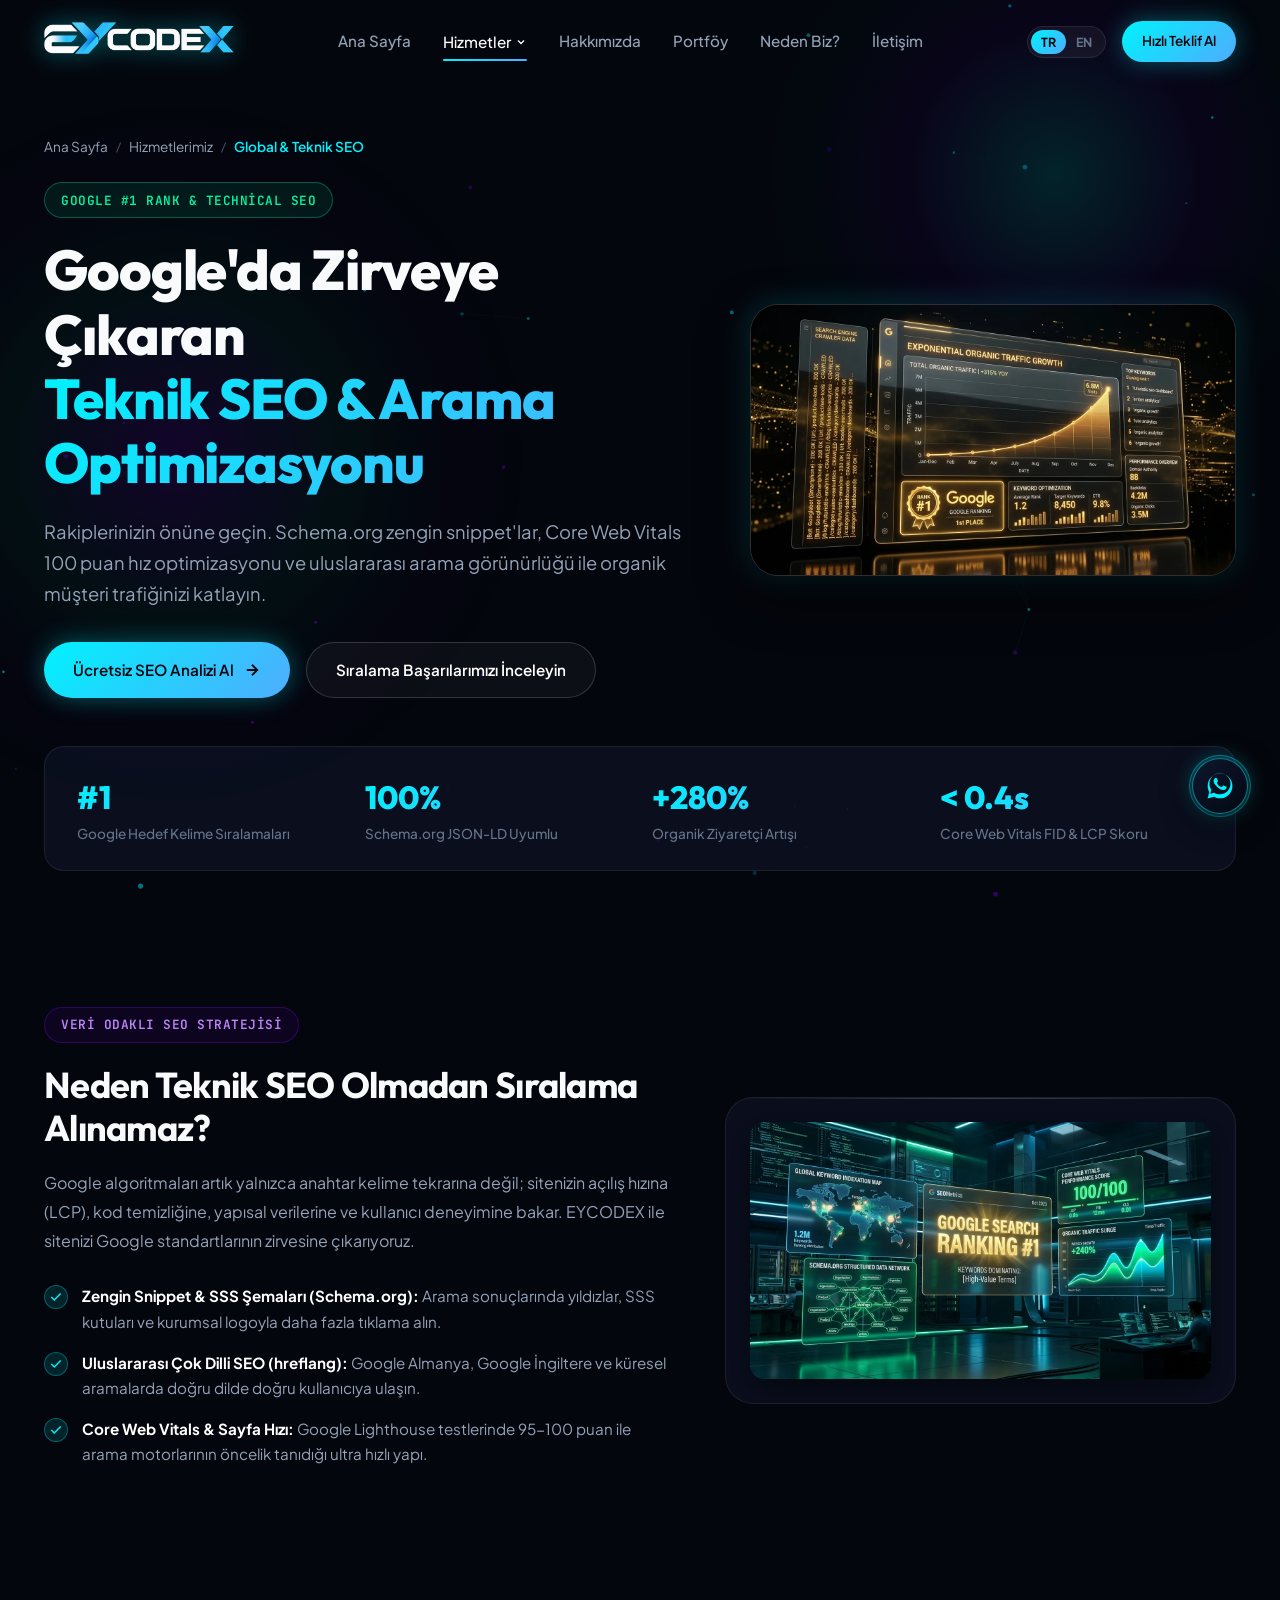
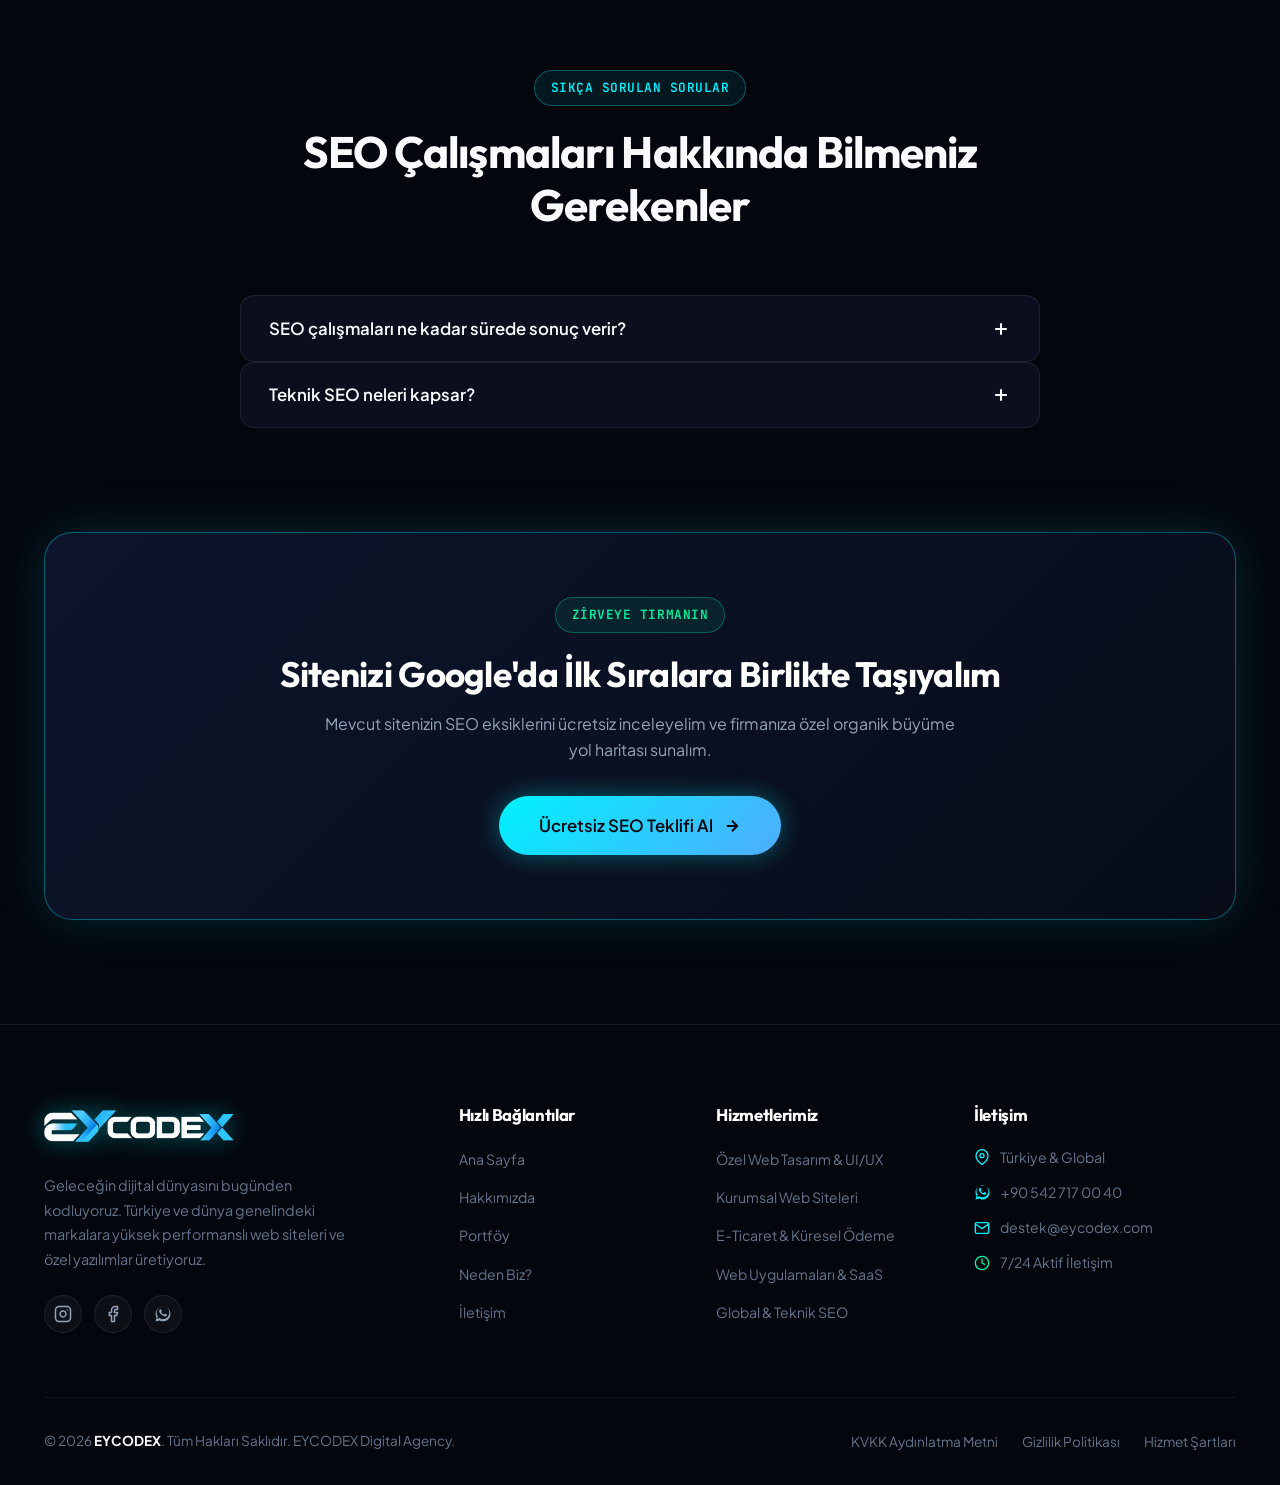
<file: eycodex-main/seo-optimizasyonu.html>
<!DOCTYPE html>
<html lang="tr">
<head>
  <meta charset="UTF-8" />
  <meta name="viewport" content="width=device-width, initial-scale=1.0" />
  <title>Global & Teknik SEO Danışmanlığı | Google 1. Sayfa | EYCODEX</title>
  <meta name="description" content="Google ve arama motorlarında organik sıralamanızı ve trafiğinizi katlayan teknik SEO, Core Web Vitals, Schema.org ve uluslararası SEO danışmanlığı." />
  <meta name="keywords" content="teknik seo, seo danışmanlığı, google sıralama yükseltme, global seo ajansı, schema org seo, core web vitals" />
  <meta name="robots" content="index, follow" />
  <link rel="canonical" href="https://eycodex.com/seo-optimizasyonu.html" />
  <link rel="alternate" hreflang="tr" href="https://eycodex.com/seo-optimizasyonu.html?lang=tr" />
  <link rel="alternate" hreflang="en" href="https://eycodex.com/seo-optimizasyonu.html?lang=en" />

  <!-- OpenGraph & Twitter Cards -->
  <meta property="og:title" content="Global & Teknik SEO Danışmanlığı | Google 1. Sayfa | EYCODEX" />
  <meta property="og:description" content="Google'da ilk sayfaya yükselin. Teknik SEO, hız optimizasyonu ve zengin yapısal veri mimarisi." />
  <meta property="og:image" content="https://eycodex.com/assets/images/showcase/seo-dashboard-analytics.webp" />
  <meta property="og:url" content="https://eycodex.com/seo-optimizasyonu.html" />
  <meta property="og:type" content="website" />
  <meta name="twitter:card" content="summary_large_image" />

  <!-- Favicon -->
  <link rel="icon" type="image/png" href="assets/images/favicon.png?v=4" />
  <link rel="apple-touch-icon" href="assets/images/favicon.png?v=4" />

  <!-- Fonts -->
  <link rel="preconnect" href="https://fonts.googleapis.com" />
  <link rel="preconnect" href="https://fonts.gstatic.com" crossorigin />
  <link href="https://fonts.googleapis.com/css2?family=JetBrains+Mono:wght@400;500;700&family=Outfit:wght@400;500;600;700;800;900&family=Plus+Jakarta+Sans:wght@300;400;500;600;700&display=swap" rel="stylesheet" />

  <!-- Stylesheet -->
  <link rel="stylesheet" href="assets/css/style.css?v=4.9" />

  <!-- Structured Data (JSON-LD) -->
  <script type="application/ld+json">
  {
    "@context": "https://schema.org",
    "@graph": [
      {
        "@type": "Service",
        "@id": "https://eycodex.com/seo-optimizasyonu.html#service",
        "name": "Global & Teknik SEO Danışmanlığı",
        "serviceType": "Search Engine Optimization & Technical SEO",
        "provider": {
          "@type": "Organization",
          "name": "EYCODEX Digital Agency",
          "url": "https://eycodex.com"
        },
        "description": "Google algoritma güncellemelerine tam uyumlu, Core Web Vitals, Schema.org ve uluslararası hreflang SEO danışmanlığı hizmeti.",
        "areaServed": "Worldwide"
      },
      {
        "@type": "BreadcrumbList",
        "itemListElement": [
          { "@type": "ListItem", "position": 1, "name": "Ana Sayfa", "item": "https://eycodex.com/" },
          { "@type": "ListItem", "position": 2, "name": "Hizmetler", "item": "https://eycodex.com/#services" },
          { "@type": "ListItem", "position": 3, "name": "Global & Teknik SEO", "item": "https://eycodex.com/seo-optimizasyonu.html" }
        ]
      },
      {
        "@type": "FAQPage",
        "mainEntity": [
          {
            "@type": "Question",
            "name": "SEO çalışmaları ne kadar sürede sonuç verir?",
            "acceptedAnswer": {
              "@type": "Answer",
              "text": "Teknik SEO düzeltmeleri ve hız optimizasyonlarının ilk etkileri 2-4 hafta içinde dizine yansır; rekabetçi anahtar kelimelerde kalıcı ilk sayfa sıralamaları ise ortalama 2 ile 4 ay arasında zirveye ulaşır."
            }
          },
          {
            "@type": "Question",
            "name": "Teknik SEO neleri kapsar?",
            "acceptedAnswer": {
              "@type": "Answer",
              "text": "Core Web Vitals hız metrikleri, Schema.org JSON-LD zengin veri yapıları, Canonical ve Hreflang etiketleri, XML site haritası mimarisi, mobil uyumluluk ve tarama bütçesi optimizasyonunu kapsar."
            }
          }
        ]
      }
    ]
  }
  </script>
</head>
<body>
  <div class="bg-canvas-container" id="canvas-container"><canvas id="bg-canvas"></canvas></div>
  <div class="ambient-glow glow-1"></div>
  <div class="ambient-glow glow-2"></div>

  <!-- Header -->
  <header class="site-header" id="main-header">
    <div class="container">
      <nav class="nav-inner" aria-label="Ana Gezinti">
        <a href="/" class="brand-logo" aria-label="EYCODEX Ana Sayfa">
          <img src="assets/images/eycodexlogo.webp" alt="EYCODEX" class="brand-logo-img" />
        </a>
        <ul class="nav-menu" id="nav-menu">
          <li><a href="/" class="nav-link" data-i18n="nav_home">Ana Sayfa</a></li>
          <li class="nav-item-dropdown">
            <a href="/#services" class="nav-link active nav-dropdown-toggle">
              <span data-i18n="nav_services">Hizmetler</span>
              <svg width="12" height="12" viewBox="0 0 24 24" fill="none" stroke="currentColor" stroke-width="2.5"><polyline points="6 9 12 15 18 9"/></svg>
            </a>
            <ul class="nav-dropdown-menu">
              <li class="nav-dropdown-item"><a href="web-tasarim.html" class="nav-dropdown-link"><svg width="14" height="14" viewBox="0 0 24 24" fill="none" stroke="currentColor" stroke-width="2"><path d="M12 2L2 7l10 5 10-5-10-5z"/><path d="M2 17l10 5 10-5"/><path d="M2 12l10 5 10-5"/></svg><span data-i18n="svc_1_title">Özel Web Tasarım & UI/UX</span></a></li>
              <li class="nav-dropdown-item"><a href="kurumsal-web-sitesi.html" class="nav-dropdown-link"><svg width="14" height="14" viewBox="0 0 24 24" fill="none" stroke="currentColor" stroke-width="2"><rect x="3" y="3" width="18" height="18" rx="3"/><path d="M3 9h18"/><path d="M9 21V9"/></svg><span data-i18n="svc_2_title">Kurumsal Web Siteleri</span></a></li>
              <li class="nav-dropdown-item"><a href="e-ticaret-yazilimi.html" class="nav-dropdown-link"><svg width="14" height="14" viewBox="0 0 24 24" fill="none" stroke="currentColor" stroke-width="2"><path d="M6 2L3 6v14a2 2 0 0 0 2 2h14a2 2 0 0 0 2-2V6l-3-4z"/><line x1="3" y1="6" x2="21" y2="6"/></svg><span data-i18n="svc_3_title">E-Ticaret & Küresel Ödeme</span></a></li>
              <li class="nav-dropdown-item"><a href="web-yazilim-saas.html" class="nav-dropdown-link"><svg width="14" height="14" viewBox="0 0 24 24" fill="none" stroke="currentColor" stroke-width="2"><rect x="4" y="4" width="16" height="16" rx="2"/><rect x="9" y="9" width="6" height="6"/><line x1="9" y1="1" x2="9" y2="4"/></svg><span data-i18n="svc_4_title">Web Uygulamaları & SaaS</span></a></li>
              <li class="nav-dropdown-item"><a href="seo-optimizasyonu.html" class="nav-dropdown-link"><svg width="14" height="14" viewBox="0 0 24 24" fill="none" stroke="currentColor" stroke-width="2"><circle cx="11" cy="11" r="8"/><line x1="21" y1="21" x2="16.65" y2="16.65"/></svg><span data-i18n="svc_5_title">Global & Teknik SEO</span></a></li>
            </ul>
          </li>
          <li><a href="hakkimizda.html" class="nav-link" data-i18n="nav_about">Hakkımızda</a></li>
          <li><a href="/#portfolio" class="nav-link" data-i18n="nav_portfolio">Portföy</a></li>
          <li><a href="/#why-us" class="nav-link" data-i18n="nav_why_us">Neden Biz?</a></li>
          <li><a href="iletisim.html" class="nav-link" data-i18n="nav_contact">İletişim</a></li>
          <li class="mobile-menu-cta">
            <a href="iletisim.html" class="btn btn-primary" data-i18n="nav_cta">Hızlı Teklif Al</a>
          </li>
        </ul>
        <div class="nav-actions">
          <div class="lang-switcher" aria-label="Language Selector">
            <button class="lang-btn active" data-lang="tr" id="lang-tr-btn">TR</button>
            <button class="lang-btn" data-lang="en" id="lang-en-btn">EN</button>
          </div>
          <a href="iletisim.html" class="btn btn-primary btn-sm header-cta-btn" data-i18n="nav_cta">Hızlı Teklif Al</a>
          <button class="mobile-toggle" id="mobile-toggle" aria-label="Menüyü Aç/Kapat" aria-expanded="false">
            <span class="hamburger-bar" style="display:block;width:22px;height:2.5px;background:#00f2fe;border-radius:2px;margin:2px 0;"></span>
            <span class="hamburger-bar" style="display:block;width:22px;height:2.5px;background:#00f2fe;border-radius:2px;margin:2px 0;"></span>
            <span class="hamburger-bar" style="display:block;width:22px;height:2.5px;background:#00f2fe;border-radius:2px;margin:2px 0;"></span>
          </button>
        </div>
      </nav>
    </div>
  </header>

  <main>
    <section class="subpage-hero">
      <div class="container">
        <nav class="breadcrumb-nav" aria-label="Breadcrumb">
          <a href="/">Ana Sayfa</a>
          <span class="breadcrumb-separator">/</span>
          <a href="/#services">Hizmetlerimiz</a>
          <span class="breadcrumb-separator">/</span>
          <span class="breadcrumb-current">Global & Teknik SEO</span>
        </nav>

        <div class="subpage-hero-grid">
          <div>
            <span class="badge-tag badge-emerald">Google #1 Rank & Technical SEO</span>
            <h1 class="subpage-title">
              Google'da Zirveye Çıkaran <span class="text-gradient">Teknik SEO & Arama Optimizasyonu</span>
            </h1>
            <p class="subpage-subtitle">
              Rakiplerinizin önüne geçin. Schema.org zengin snippet'lar, Core Web Vitals 100 puan hız optimizasyonu ve uluslararası arama görünürlüğü ile organik müşteri trafiğinizi katlayın.
            </p>

            <div style="display: flex; gap: 1rem; flex-wrap: wrap;">
              <a href="iletisim.html" class="btn btn-primary">
                <span>Ücretsiz SEO Analizi Al</span>
                <svg width="18" height="18" viewBox="0 0 24 24" fill="none" stroke="currentColor" stroke-width="2.5"><path d="M5 12h14M12 5l7 7-7 7"/></svg>
              </a>
              <a href="/#portfolio" class="btn btn-outline">
                <span>Sıralama Başarılarımızı İnceleyin</span>
              </a>
            </div>
          </div>

          <div class="subpage-hero-media reveal">
            <img src="assets/images/showcase/seo-dashboard-analytics.webp" alt="SEO Dashboard ve Analitik Performans" />
          </div>
        </div>

        <div class="subpage-stats-bar reveal">
          <div class="subpage-stat-item">
            <span class="subpage-stat-number">#1</span>
            <span class="subpage-stat-label">Google Hedef Kelime Sıralamaları</span>
          </div>
          <div class="subpage-stat-item">
            <span class="subpage-stat-number">100%</span>
            <span class="subpage-stat-label">Schema.org JSON-LD Uyumlu</span>
          </div>
          <div class="subpage-stat-item">
            <span class="subpage-stat-number">+280%</span>
            <span class="subpage-stat-label">Organik Ziyaretçi Artışı</span>
          </div>
          <div class="subpage-stat-item">
            <span class="subpage-stat-number">&lt; 0.4s</span>
            <span class="subpage-stat-label">Core Web Vitals FID & LCP Skoru</span>
          </div>
        </div>
      </div>
    </section>

    <!-- Deep Content -->
    <section class="content-section">
      <div class="container">
        <div class="content-two-col">
          <div>
            <span class="badge-tag badge-purple">Veri Odaklı SEO Stratejisi</span>
            <h2 class="section-title" style="font-size: 2.25rem;">Neden Teknik SEO Olmadan Sıralama Alınamaz?</h2>
            <p style="color: var(--text-secondary); line-height: 1.8; margin-bottom: 1.5rem;">
              Google algoritmaları artık yalnızca anahtar kelime tekrarına değil; sitenizin açılış hızına (LCP), kod temizliğine, yapısal verilerine ve kullanıcı deneyimine bakar. EYCODEX ile sitenizi Google standartlarının zirvesine çıkarıyoruz.
            </p>
            <ul class="feature-check-list">
              <li class="feature-check-item">
                <div class="check-icon-wrap"><svg width="14" height="14" viewBox="0 0 24 24" fill="none" stroke="currentColor" stroke-width="2.5"><polyline points="20 6 9 17 4 12"/></svg></div>
                <div><strong>Zengin Snippet & SSS Şemaları (Schema.org):</strong> Arama sonuçlarında yıldızlar, SSS kutuları ve kurumsal logoyla daha fazla tıklama alın.</div>
              </li>
              <li class="feature-check-item">
                <div class="check-icon-wrap"><svg width="14" height="14" viewBox="0 0 24 24" fill="none" stroke="currentColor" stroke-width="2.5"><polyline points="20 6 9 17 4 12"/></svg></div>
                <div><strong>Uluslararası Çok Dilli SEO (hreflang):</strong> Google Almanya, Google İngiltere ve küresel aramalarda doğru dilde doğru kullanıcıya ulaşın.</div>
              </li>
              <li class="feature-check-item">
                <div class="check-icon-wrap"><svg width="14" height="14" viewBox="0 0 24 24" fill="none" stroke="currentColor" stroke-width="2.5"><polyline points="20 6 9 17 4 12"/></svg></div>
                <div><strong>Core Web Vitals & Sayfa Hızı:</strong> Google Lighthouse testlerinde 95-100 puan ile arama motorlarının öncelik tanıdığı ultra hızlı yapı.</div>
              </li>
            </ul>
          </div>

          <div class="glass-card" style="padding: 1.5rem; text-align: center;">
            <img src="assets/images/showcase/technical-seo-engine.webp" alt="Google Sıralama #1, Core Web Vitals ve Teknik SEO Mimarisi" style="border-radius: var(--radius-md); box-shadow: 0 10px 30px rgba(0,0,0,0.5);" />
          </div>
        </div>
      </div>
    </section>

    <!-- FAQ Section -->
    <section class="section">
      <div class="container">
        <div class="section-header">
          <span class="badge-tag">Sıkça Sorulan Sorular</span>
          <h2 class="section-title">SEO Çalışmaları Hakkında Bilmeniz Gerekenler</h2>
        </div>

        <div class="faq-accordion" style="max-width: 800px; margin: 0 auto;">
          <div class="faq-item">
            <button class="faq-question" aria-expanded="false">
              <span>SEO çalışmaları ne kadar sürede sonuç verir?</span>
              <svg class="faq-icon" width="20" height="20" viewBox="0 0 24 24" fill="none" stroke="currentColor" stroke-width="2.5"><line x1="12" y1="5" x2="12" y2="19"/><line x1="5" y1="12" x2="19" y2="12"/></svg>
            </button>
            <div class="faq-answer">
              <p>Teknik SEO düzeltmelerinin ilk olumlu etkileri 2-4 hafta içinde dizine yansır; rekabetçi kelimelerde kalıcı ilk sayfa yükselişleri ise ortalama 2 ile 4 ay arasında zirveye ulaşır.</p>
            </div>
          </div>

          <div class="faq-item">
            <button class="faq-question" aria-expanded="false">
              <span>Teknik SEO neleri kapsar?</span>
              <svg class="faq-icon" width="20" height="20" viewBox="0 0 24 24" fill="none" stroke="currentColor" stroke-width="2.5"><line x1="12" y1="5" x2="12" y2="19"/><line x1="5" y1="12" x2="19" y2="12"/></svg>
            </button>
            <div class="faq-answer">
              <p>Core Web Vitals hız metrikleri, Schema.org JSON-LD zengin veriler, Canonical ve Hreflang etiketleri, XML site haritası ve mobil ergonomi optimizasyonunu kapsar.</p>
            </div>
          </div>
        </div>
      </div>
    </section>

    <!-- Subpage CTA -->
    <section class="section" style="padding-top: 0;">
      <div class="container">
        <div class="subpage-cta-banner">
          <span class="badge-tag badge-emerald">Zirveye Tırmanın</span>
          <h2 style="font-size: 2.2rem; color: #fff; margin-bottom: 1rem;">Sitenizi Google'da İlk Sıralara Birlikte Taşıyalım</h2>
          <p style="color: var(--text-secondary); max-width: 650px; margin: 0 auto 2rem auto;">
            Mevcut sitenizin SEO eksiklerini ücretsiz inceleyelim ve firmanıza özel organik büyüme yol haritası sunalım.
          </p>
          <a href="iletisim.html" class="btn btn-primary" style="padding: 1rem 2.5rem; font-size: 1.05rem;">
            <span>Ücretsiz SEO Teklifi Al</span>
            <svg width="18" height="18" viewBox="0 0 24 24" fill="none" stroke="currentColor" stroke-width="2.5"><path d="M5 12h14M12 5l7 7-7 7"/></svg>
          </a>
        </div>
      </div>
    </section>
  </main>

  <!-- Footer -->
  <footer class="site-footer">
    <div class="container">
      <div class="footer-grid">
        <!-- Col 1: Bio -->
        <div>
          <a href="/" class="brand-logo" style="margin-bottom: 1rem;" aria-label="EYCODEX Home">
            <img src="assets/images/eycodexlogo.webp" alt="EYCODEX" class="brand-logo-img" style="height: 48px;" />
          </a>
          <p class="footer-bio" data-i18n="footer_bio">
            Geleceğin dijital dünyasını bugünden kodluyoruz. Türkiye ve dünya genelindeki markalara yüksek performanslı web siteleri ve özel yazılımlar üretiyoruz.
          </p>
          <div class="footer-socials">
            <a href="https://www.instagram.com/eycodexcom/" target="_blank" class="social-link" aria-label="Instagram">
              <svg width="18" height="18" viewBox="0 0 24 24" fill="none" stroke="currentColor" stroke-width="2" stroke-linecap="round" stroke-linejoin="round"><rect x="2" y="2" width="20" height="20" rx="5" ry="5"/><path d="M16 11.37A4 4 0 1 1 12.63 8 4 4 0 0 1 16 11.37z"/><line x1="17.5" y1="6.5" x2="17.51" y2="6.5"/></svg>
            </a>
            <a href="https://www.facebook.com/eycodex" target="_blank" class="social-link" aria-label="Facebook">
              <svg width="18" height="18" viewBox="0 0 24 24" fill="none" stroke="currentColor" stroke-width="2" stroke-linecap="round" stroke-linejoin="round"><path d="M18 2h-3a5 5 0 0 0-5 5v3H7v4h3v8h4v-8h3l1-4h-4V7a1 1 0 0 1 1-1h3z"/></svg>
            </a>
            <a href="https://wa.me/905427170040" target="_blank" class="social-link" aria-label="WhatsApp">
              <svg width="18" height="18" viewBox="0 0 24 24" fill="currentColor"><path d="M12.04 2c-5.46 0-9.91 4.45-9.91 9.91 0 1.75.46 3.45 1.32 4.95L2.05 22l5.25-1.38c1.45.79 3.08 1.21 4.74 1.21 5.46 0 9.91-4.45 9.91-9.91 0-2.65-1.03-5.14-2.9-7.01A9.816 9.816 0 0 0 12.04 2z m.01 16.67c-1.52 0-3.01-.4-4.31-1.16l-.31-.18-3.2.84.85-3.12-.2-.32c-.84-1.34-1.28-2.89-1.28-4.49 0-4.63 3.77-8.4 8.4-8.4 2.25 0 4.36.88 5.95 2.47 1.59 1.59 2.46 3.7 2.46 5.95 0 4.63-3.77 8.41-8.4 8.41z m4.6-6.28c-.25-.13-1.49-.74-1.72-.82-.23-.09-.4-.13-.57.13-.17.25-.66.82-.81.99-.15.17-.3.19-.55.06-.25-.13-1.06-.39-2.02-1.25-.75-.67-1.26-1.5-1.41-1.75-.15-.25-.02-.39.11-.51.11-.11.25-.29.38-.44.13-.15.17-.25.25-.42.08-.17.04-.32-.02-.45-.06-.13-.57-1.37-.78-1.88-.2-.5-.41-.43-.57-.44h-.48c-.17 0-.45.06-.68.32-.23.25-.89.87-.89 2.12 0 1.25.91 2.46 1.04 2.63.13.17 1.8 2.75 4.36 3.86.61.26 1.09.42 1.46.54.61.2 1.17.17 1.61.1.49-.07 1.49-.61 1.7-1.2.21-.59.21-1.1.15-1.2-.06-.11-.23-.17-.48-.3z"/></svg>
            </a>
          </div>
        </div>

        <!-- Col 2: Quick Links -->
        <div>
          <h4 class="footer-col-title" data-i18n="footer_quick_links">Hızlı Bağlantılar</h4>
          <ul class="footer-links-list">
            <li><a href="/" class="footer-link" data-i18n="nav_home">Ana Sayfa</a></li>
            <li><a href="hakkimizda.html" class="footer-link" data-i18n="nav_about">Hakkımızda</a></li>
            <li><a href="/#portfolio" class="footer-link" data-i18n="nav_portfolio">Portföy</a></li>
            <li><a href="/#why-us" class="footer-link" data-i18n="nav_why_us">Neden Biz?</a></li>
            <li><a href="iletisim.html" class="footer-link" data-i18n="nav_contact">İletişim & Teklif</a></li>
          </ul>
        </div>

        <!-- Col 3: Services -->
        <div>
          <h4 class="footer-col-title" data-i18n="footer_services">Hizmetlerimiz</h4>
          <ul class="footer-links-list">
            <li><a href="web-tasarim.html" class="footer-link" data-i18n="svc_1_title">Özel Web Tasarım</a></li>
            <li><a href="kurumsal-web-sitesi.html" class="footer-link" data-i18n="svc_2_title">Kurumsal Web Siteleri</a></li>
            <li><a href="e-ticaret-yazilimi.html" class="footer-link" data-i18n="svc_3_title">E-Ticaret Çözümleri</a></li>
            <li><a href="web-yazilim-saas.html" class="footer-link" data-i18n="svc_4_title">Web Uygulamaları & SaaS</a></li>
            <li><a href="seo-optimizasyonu.html" class="footer-link" data-i18n="svc_5_title">Global & Teknik SEO</a></li>
          </ul>
        </div>

        <!-- Col 4: Contact summary -->
        <div>
          <h4 class="footer-col-title" data-i18n="nav_contact">İletişim</h4>
          <ul class="footer-links-list">
            <li class="footer-link-with-icon">
              <svg width="16" height="16" viewBox="0 0 24 24" fill="none" stroke="var(--cyan)" stroke-width="2" stroke-linecap="round" stroke-linejoin="round"><path d="M21 10c0 7-9 13-9 13s-9-6-9-13a9 9 0 0 1 18 0z"/><circle cx="12" cy="10" r="3"/></svg>
              <span>Türkiye & Global</span>
            </li>
            <li class="footer-link-with-icon">
              <svg width="17" height="17" viewBox="0 0 24 24" fill="var(--cyan)"><path d="M12.04 2c-5.46 0-9.91 4.45-9.91 9.91 0 1.75.46 3.45 1.32 4.95L2.05 22l5.25-1.38c1.45.79 3.08 1.21 4.74 1.21 5.46 0 9.91-4.45 9.91-9.91 0-2.65-1.03-5.14-2.9-7.01A9.816 9.816 0 0 0 12.04 2z m.01 16.67c-1.52 0-3.01-.4-4.31-1.16l-.31-.18-3.2.84.85-3.12-.2-.32c-.84-1.34-1.28-2.89-1.28-4.49 0-4.63 3.77-8.4 8.4-8.4 2.25 0 4.36.88 5.95 2.47 1.59 1.59 2.46 3.7 2.46 5.95 0 4.63-3.77 8.41-8.4 8.41z m4.6-6.28c-.25-.13-1.49-.74-1.72-.82-.23-.09-.4-.13-.57.13-.17.25-.66.82-.81.99-.15.17-.3.19-.55.06-.25-.13-1.06-.39-2.02-1.25-.75-.67-1.26-1.5-1.41-1.75-.15-.25-.02-.39.11-.51.11-.11.25-.29.38-.44.13-.15.17-.25.25-.42.08-.17.04-.32-.02-.45-.06-.13-.57-1.37-.78-1.88-.2-.5-.41-.43-.57-.44h-.48c-.17 0-.45.06-.68.32-.23.25-.89.87-.89 2.12 0 1.25.91 2.46 1.04 2.63.13.17 1.8 2.75 4.36 3.86.61.26 1.09.42 1.46.54.61.2 1.17.17 1.61.1.49-.07 1.49-.61 1.7-1.2.21-.59.21-1.1.15-1.2-.06-.11-.23-.17-.48-.3z"/></svg>
              <span><a href="https://wa.me/905427170040" target="_blank" style="color: inherit; text-decoration: none;">+90 542 717 00 40</a></span>
            </li>
            <li class="footer-link-with-icon">
              <svg width="16" height="16" viewBox="0 0 24 24" fill="none" stroke="var(--cyan)" stroke-width="2" stroke-linecap="round" stroke-linejoin="round"><path d="M4 4h16c1.1 0 2 .9 2 2v12c0 1.1-.9 2-2 2H4c-1.1 0-2-.9-2-2V6c0-1.1.9-2 2-2z"/><polyline points="22,6 12,13 2,6"/></svg>
              <span><a href="mailto:destek@eycodex.com" style="color: inherit; text-decoration: none;">destek@eycodex.com</a></span>
            </li>
            <li class="footer-link-with-icon">
              <svg width="16" height="16" viewBox="0 0 24 24" fill="none" stroke="var(--emerald)" stroke-width="2" stroke-linecap="round" stroke-linejoin="round"><circle cx="12" cy="12" r="10"/><polyline points="12 6 12 12 16 14"/></svg>
              <span>7/24 Aktif İletişim</span>
            </li>
          </ul>
        </div>
      </div>

      <div class="footer-bottom">
        <div>
          &copy; <span id="current-year">2026</span> <strong style="color: #fff;">EYCODEX</strong>. <span data-i18n="footer_copyright">Tüm Hakları Saklıdır.</span>
        </div>
        <div class="footer-legal-links">
          <button class="legal-btn" onclick="openLegalModal('kvkk')" data-i18n="footer_kvkk">KVKK Aydınlatma Metni</button>
          <button class="legal-btn" onclick="openLegalModal('privacy')" data-i18n="footer_privacy">Gizlilik Politikası</button>
          <button class="legal-btn" onclick="openLegalModal('terms')" data-i18n="footer_terms">Hizmet Şartları</button>
        </div>
      </div>
    </div>
  </footer>

  <!-- Floating Actions (WhatsApp & Back to Top) -->
  <div class="floating-actions">
    <a href="https://api.whatsapp.com/send?phone=905427170040&text=Merhaba%20EYCODEX!%20SEO%20optimizasyonu%20hizmetiniz%20hakk%C4%B1nda%20bilgi%20almak%20istiyorum." target="_blank" class="float-whatsapp" aria-label="WhatsApp İletişim" id="float-whatsapp-btn">
      <svg width="32" height="32" viewBox="0 0 24 24" fill="currentColor"><path d="M12.04 2c-5.46 0-9.91 4.45-9.91 9.91 0 1.75.46 3.45 1.32 4.95L2.05 22l5.25-1.38c1.45.79 3.08 1.21 4.74 1.21 5.46 0 9.91-4.45 9.91-9.91 0-2.65-1.03-5.14-2.9-7.01A9.816 9.816 0 0 0 12.04 2z m.01 16.67c-1.52 0-3.01-.4-4.31-1.16l-.31-.18-3.2.84.85-3.12-.2-.32c-.84-1.34-1.28-2.89-1.28-4.49 0-4.63 3.77-8.4 8.4-8.4 2.25 0 4.36.88 5.95 2.47 1.59 1.59 2.46 3.7 2.46 5.95 0 4.63-3.77 8.41-8.4 8.41z m4.6-6.28c-.25-.13-1.49-.74-1.72-.82-.23-.09-.4-.13-.57.13-.17.25-.66.82-.81.99-.15.17-.3.19-.55.06-.25-.13-1.06-.39-2.02-1.25-.75-.67-1.26-1.5-1.41-1.75-.15-.25-.02-.39.11-.51.11-.11.25-.29.38-.44.13-.15.17-.25.25-.42.08-.17.04-.32-.02-.45-.06-.13-.57-1.37-.78-1.88-.2-.5-.41-.43-.57-.44h-.48c-.17 0-.45.06-.68.32-.23.25-.89.87-.89 2.12 0 1.25.91 2.46 1.04 2.63.13.17 1.8 2.75 4.36 3.86.61.26 1.09.42 1.46.54.61.2 1.17.17 1.61.1.49-.07 1.49-.61 1.7-1.2.21-.59.21-1.1.15-1.2-.06-.11-.23-.17-.48-.3z"/></svg>
    </a>
    <button class="back-to-top" id="back-to-top" aria-label="Yukarı Çık">
      <svg width="20" height="20" viewBox="0 0 24 24" fill="none" stroke="currentColor" stroke-width="2.5" stroke-linecap="round" stroke-linejoin="round"><path d="M18 15l-6-6-6 6"/></svg>
    </button>
  </div>

  <!-- Legal Info Modal (KVKK / Privacy / Terms) -->
  <div class="modal-backdrop" id="legal-modal">
    <div class="modal-dialog">
      <button class="modal-close-btn" onclick="closeModal('legal-modal')" aria-label="Kapat">
        <svg width="18" height="18" viewBox="0 0 24 24" fill="none" stroke="currentColor" stroke-width="2.5" stroke-linecap="round" stroke-linejoin="round"><line x1="18" y1="6" x2="6" y2="18"/><line x1="6" y1="6" x2="18" y2="18"/></svg>
      </button>
      <div id="legal-modal-body"></div>
    </div>
  </div>

  <!-- Toast Notification Container -->
  <div id="toast-container" class="toast-container"></div>

  <!-- Scripts -->
  <script src="assets/js/i18n.js?v=4.9"></script>
  <script src="assets/js/main.js?v=4.9"></script>
</body>
</html>
</file>
<file: eycodex-main/assets/css/style.css>
/* ==========================================================================
   EYCODEX DIGITAL AGENCY - CORE STYLESHEET (style.css)
   Aesthetic: Ultra-Modern Cyberpunk-Minimalist Dark (Vibrant Neon & Frosted Glass)
   Typography: Outfit & Plus Jakarta Sans & JetBrains Mono
   ========================================================================== */

/* --------------------------------------------------------------------------
   1. CSS VARIABLES & DESIGN TOKENS
   -------------------------------------------------------------------------- */
:root {
  /* Color Palette */
  --bg-darkest: #04060d;
  --bg-darker: #080d1a;
  --bg-card: rgba(13, 19, 38, 0.7);
  --bg-card-hover: rgba(18, 27, 54, 0.85);
  --bg-surface: #0b1120;
  --bg-glass: rgba(255, 255, 255, 0.03);
  --bg-glass-heavy: rgba(8, 13, 26, 0.88);

  /* Primary Neon Brand Accents */
  --cyan: #00f2fe;
  --cyan-glow: rgba(0, 242, 254, 0.45);
  --violet: #7f00ff;
  --violet-glow: rgba(127, 0, 255, 0.45);
  --emerald: #00f5a0;
  --emerald-glow: rgba(0, 245, 160, 0.45);
  --amber: #fbbf24;
  --rose: #f43f5e;

  /* Gradients */
  --gradient-brand: linear-gradient(135deg, #00f2fe 0%, #4facfe 100%);
  --gradient-accent: linear-gradient(135deg, #7f00ff 0%, #e100ff 100%);
  --gradient-emerald: linear-gradient(135deg, #00f5a0 0%, #00d9f5 100%);
  --gradient-card: linear-gradient(145deg, rgba(255, 255, 255, 0.05) 0%, rgba(255, 255, 255, 0.01) 100%);
  --gradient-glow: radial-gradient(circle, rgba(0, 242, 254, 0.15) 0%, transparent 70%);

  /* Borders & Dividers */
  --border-subtle: rgba(255, 255, 255, 0.08);
  --border-medium: rgba(255, 255, 255, 0.16);
  --border-cyan: rgba(0, 242, 254, 0.35);
  --border-purple: rgba(127, 0, 255, 0.35);

  /* Typography */
  --font-heading: 'Outfit', -apple-system, BlinkMacSystemFont, 'Segoe UI', Roboto, sans-serif;
  --font-body: 'Plus Jakarta Sans', -apple-system, BlinkMacSystemFont, 'Segoe UI', Roboto, sans-serif;
  --font-mono: 'JetBrains Mono', monospace;

  /* Text Colors */
  --text-primary: #f8fafc;
  --text-secondary: #94a3b8;
  --text-muted: #64748b;
  --text-dim: #475569;

  /* Shadows */
  --shadow-sm: 0 2px 8px rgba(0, 0, 0, 0.4);
  --shadow-md: 0 8px 24px rgba(0, 0, 0, 0.5);
  --shadow-lg: 0 16px 40px rgba(0, 0, 0, 0.6);
  --shadow-cyan: 0 0 30px rgba(0, 242, 254, 0.25);
  --shadow-violet: 0 0 30px rgba(127, 0, 255, 0.25);

  /* Radius */
  --radius-sm: 8px;
  --radius-md: 14px;
  --radius-lg: 20px;
  --radius-xl: 28px;
  --radius-full: 9999px;

  /* Transitions */
  --transition-fast: 0.2s cubic-bezier(0.16, 1, 0.3, 1);
  --transition-smooth: 0.35s cubic-bezier(0.16, 1, 0.3, 1);
  --transition-bounce: 0.5s cubic-bezier(0.34, 1.56, 0.64, 1);

  /* Layout */
  --container-max: 1240px;
}

/* --------------------------------------------------------------------------
   2. GLOBAL RESETS & BASE STYLES
   -------------------------------------------------------------------------- */
*, *::before, *::after {
  box-sizing: border-box;
  margin: 0;
  padding: 0;
}

html {
  scroll-behavior: smooth;
  font-size: 16px;
  text-size-adjust: 100%;
  -webkit-text-size-adjust: 100%;
  overflow-x: hidden;
}

body {
  background-color: var(--bg-darkest);
  color: var(--text-primary);
  font-family: var(--font-body);
  line-height: 1.65;
  overflow-x: hidden;
  position: relative;
  min-height: 100vh;
  -webkit-font-smoothing: antialiased;
  -moz-osx-font-smoothing: grayscale;
}

/* Custom Scrollbar */
::-webkit-scrollbar {
  width: 8px;
}
::-webkit-scrollbar-track {
  background: var(--bg-darkest);
}
::-webkit-scrollbar-thumb {
  background: rgba(255, 255, 255, 0.15);
  border-radius: var(--radius-full);
}
::-webkit-scrollbar-thumb:hover {
  background: var(--cyan);
}

/* Selection */
::selection {
  background: rgba(0, 242, 254, 0.3);
  color: #ffffff;
}

h1, h2, h3, h4, h5, h6 {
  font-family: var(--font-heading);
  font-weight: 700;
  line-height: 1.2;
  color: var(--text-primary);
  letter-spacing: -0.02em;
}

a {
  color: inherit;
  text-decoration: none;
  transition: var(--transition-fast);
}

button, input, select, textarea {
  font-family: inherit;
  font-size: inherit;
}

img, svg {
  max-width: 100%;
  height: auto;
  display: block;
}

/* --------------------------------------------------------------------------
   3. GLOBAL UTILITIES & BACKGROUND FX
   -------------------------------------------------------------------------- */
.container {
  width: 100%;
  max-width: var(--container-max);
  margin-inline: auto;
  padding-inline: 1.5rem;
}

.text-gradient {
  background: var(--gradient-brand);
  -webkit-background-clip: text;
  -webkit-text-fill-color: transparent;
  display: inline-block;
}

.text-gradient-purple {
  background: var(--gradient-accent);
  -webkit-background-clip: text;
  -webkit-text-fill-color: transparent;
}

.text-gradient-emerald {
  background: var(--gradient-emerald);
  -webkit-background-clip: text;
  -webkit-text-fill-color: transparent;
}

.text-cyan { color: var(--cyan); }
.text-purple { color: var(--violet); }
.text-emerald { color: var(--emerald); }
.text-amber { color: var(--amber); }

/* Ambient Background Lights (Hardware-accelerated, zero compositor blur cost) */
.bg-canvas-container,
#canvas-container {
  position: fixed;
  top: 0;
  left: 0;
  width: 100vw;
  height: 100vh;
  z-index: -2;
  pointer-events: none;
  overflow: hidden;
  transform: translateZ(0);
  contain: strict;
}

#bg-canvas {
  width: 100%;
  height: 100%;
  display: block;
}

.ambient-glow {
  position: fixed;
  border-radius: 50%;
  z-index: -1;
  pointer-events: none;
  opacity: 0.7;
  transform: translateZ(0);
  contain: strict;
}

.glow-1 {
  width: 650px;
  height: 650px;
  top: -150px;
  right: -100px;
  background: radial-gradient(circle closest-side, rgba(0, 242, 254, 0.18) 0%, rgba(127, 0, 255, 0.08) 45%, rgba(0, 242, 254, 0.02) 75%, transparent 100%);
}

.glow-2 {
  width: 750px;
  height: 750px;
  bottom: 8%;
  left: -200px;
  background: radial-gradient(circle closest-side, rgba(127, 0, 255, 0.18) 0%, rgba(0, 245, 160, 0.06) 45%, rgba(127, 0, 255, 0.02) 75%, transparent 100%);
}

.grid-overlay {
  display: none !important;
}

/* Section Common Structure */
.section,
section[id],
main > section,
div[id] {
  scroll-margin-top: 80px;
}

.section {
  padding: 6.5rem 0;
  position: relative;
}

.section-header {
  text-align: center;
  max-width: 780px;
  margin: 0 auto 4rem auto;
}

.badge-tag {
  display: inline-flex;
  align-items: center;
  gap: 0.5rem;
  padding: 0.4rem 1rem;
  border-radius: var(--radius-full);
  background: rgba(0, 242, 254, 0.08);
  border: 1px solid rgba(0, 242, 254, 0.3);
  color: var(--cyan);
  font-family: var(--font-mono);
  font-size: 0.8rem;
  font-weight: 600;
  letter-spacing: 0.04em;
  text-transform: uppercase;
  margin-bottom: 1.25rem;
}

.badge-purple {
  background: rgba(127, 0, 255, 0.08);
  border-color: rgba(127, 0, 255, 0.3);
  color: #c084fc;
}

.badge-emerald {
  background: rgba(0, 245, 160, 0.08);
  border-color: rgba(0, 245, 160, 0.3);
  color: var(--emerald);
}

.section-title {
  font-size: 2.75rem;
  margin-bottom: 1.25rem;
}

.section-subtitle {
  font-size: 1.125rem;
  color: var(--text-secondary);
  line-height: 1.7;
}

/* Glass Card Base */
.glass-card {
  background: var(--bg-card);
  border: 1px solid var(--border-subtle);
  border-radius: var(--radius-xl);
  padding: 2.25rem;
  transition: var(--transition-smooth);
  position: relative;
  overflow: hidden;
}

.glass-card::before {
  content: '';
  position: absolute;
  top: 0;
  left: 0;
  right: 0;
  height: 1px;
  background: linear-gradient(90deg, transparent, rgba(255, 255, 255, 0.2), transparent);
}

.glass-card:hover {
  background: var(--bg-card-hover);
  border-color: var(--border-medium);
  transform: translateY(-4px);
  box-shadow: var(--shadow-md);
}

/* --------------------------------------------------------------------------
   4. BUTTONS & INTERACTIVE ELEMENTS
   -------------------------------------------------------------------------- */
.btn {
  display: inline-flex;
  align-items: center;
  justify-content: center;
  gap: 0.6rem;
  padding: 0.9rem 1.8rem;
  font-size: 0.95rem;
  font-weight: 600;
  border-radius: var(--radius-full);
  cursor: pointer;
  border: none;
  transition: var(--transition-fast);
  position: relative;
  overflow: hidden;
  text-decoration: none;
  white-space: nowrap;
}

.btn-primary {
  background: var(--gradient-brand);
  color: #04060d;
  box-shadow: 0 0 25px rgba(0, 242, 254, 0.35);
}

.btn-primary:hover {
  transform: translateY(-2px);
  box-shadow: 0 0 35px rgba(0, 242, 254, 0.6);
  color: #000000;
}

.btn-outline {
  background: rgba(255, 255, 255, 0.04);
  color: #ffffff;
  border: 1px solid var(--border-medium);
}

.btn-outline:hover {
  background: rgba(255, 255, 255, 0.08);
  border-color: var(--cyan);
  color: var(--cyan);
  transform: translateY(-2px);
}

.btn-sm {
  padding: 0.6rem 1.25rem;
  font-size: 0.85rem;
}

/* --------------------------------------------------------------------------
   5. HEADER & NAVIGATION
   -------------------------------------------------------------------------- */
.site-header {
  position: fixed;
  top: 0;
  left: 0;
  width: 100%;
  z-index: 1000;
  padding: 1.1rem 0;
  transition: var(--transition-smooth);
}

.site-header.scrolled {
  padding: 0.65rem 0;
  background: var(--bg-glass-heavy);
  backdrop-filter: blur(20px);
  -webkit-backdrop-filter: blur(20px);
  border-bottom: 1px solid var(--border-subtle);
  box-shadow: 0 10px 30px -10px rgba(0, 0, 0, 0.5);
}

.nav-inner {
  display: flex;
  align-items: center;
  justify-content: space-between;
  gap: 1.5rem;
}

/* Logo */
.brand-logo {
  display: flex;
  align-items: center;
  gap: 0.75rem;
  position: relative;
}

.brand-logo-img {
  height: 48px;
  width: auto;
  max-width: 190px;
  object-fit: contain;
  filter: drop-shadow(0 0 12px rgba(0, 242, 254, 0.45));
  transition: var(--transition-smooth);
}

.site-header.scrolled .brand-logo-img {
  height: 40px;
}

.brand-logo:hover .brand-logo-img {
  transform: scale(1.05);
  filter: drop-shadow(0 0 20px rgba(0, 242, 254, 0.85));
}

/* Navigation Links */
.nav-menu {
  display: flex;
  align-items: center;
  gap: 2rem;
  list-style: none;
}

.nav-link {
  font-size: 0.95rem;
  font-weight: 500;
  color: var(--text-secondary);
  position: relative;
  padding: 0.4rem 0;
}

.nav-link::after {
  content: '';
  position: absolute;
  bottom: 0;
  left: 0;
  width: 0%;
  height: 2px;
  background: var(--gradient-brand);
  transition: width 0.25s ease-out;
  border-radius: var(--radius-full);
}

.nav-link:hover, .nav-link.active {
  color: #ffffff;
}

.nav-link:hover::after, .nav-link.active::after {
  width: 100%;
}

/* Navigation Dropdown */
.nav-item-dropdown {
  position: relative;
}

.nav-dropdown-toggle {
  display: flex;
  align-items: center;
  gap: 4px;
}

.nav-dropdown-toggle svg {
  transition: transform 0.2s ease;
}

.nav-item-dropdown:hover .nav-dropdown-toggle svg {
  transform: rotate(180deg);
}

.nav-dropdown-menu {
  position: absolute;
  top: 100%;
  left: -20px;
  min-width: 270px;
  background: rgba(8, 14, 28, 0.96);
  backdrop-filter: blur(24px);
  -webkit-backdrop-filter: blur(24px);
  border: 1px solid var(--border-medium);
  border-radius: var(--radius-md);
  padding: 0.75rem 0.5rem;
  box-shadow: 0 15px 35px rgba(0, 0, 0, 0.6), 0 0 25px rgba(0, 242, 254, 0.15);
  list-style: none;
  opacity: 0;
  visibility: hidden;
  transform: translateY(10px);
  transition: all 0.25s cubic-bezier(0.16, 1, 0.3, 1);
  pointer-events: none;
  z-index: 1050;
}

.nav-item-dropdown:hover .nav-dropdown-menu,
.nav-item-dropdown:focus-within .nav-dropdown-menu {
  opacity: 1;
  visibility: visible;
  transform: translateY(0);
  pointer-events: auto;
}

.nav-dropdown-item {
  margin-bottom: 2px;
}

.nav-dropdown-link {
  display: flex;
  align-items: center;
  gap: 0.75rem;
  padding: 0.65rem 0.85rem;
  border-radius: var(--radius-sm);
  color: var(--text-secondary);
  font-size: 0.88rem;
  font-weight: 500;
  transition: all var(--transition-fast);
}

.nav-dropdown-link svg {
  color: var(--cyan);
  flex-shrink: 0;
  transition: transform 0.2s ease;
}

.nav-dropdown-link:hover {
  background: rgba(0, 242, 254, 0.08);
  color: #ffffff;
  padding-left: 1.1rem;
}

.nav-dropdown-link:hover svg {
  transform: scale(1.15);
}

/* Subpage Hero & Breadcrumbs */
.subpage-hero {
  padding: 8.5rem 0 4rem 0;
  position: relative;
  overflow: hidden;
}

.breadcrumb-nav {
  display: flex;
  align-items: center;
  gap: 0.5rem;
  font-size: 0.85rem;
  color: var(--text-muted);
  margin-bottom: 1.5rem;
  flex-wrap: wrap;
}

.breadcrumb-nav a {
  color: var(--text-secondary);
  transition: color 0.2s;
}

.breadcrumb-nav a:hover {
  color: var(--cyan);
}

.breadcrumb-separator {
  color: var(--text-dim);
  font-size: 0.75rem;
}

.breadcrumb-current {
  color: var(--cyan);
  font-weight: 600;
}

.subpage-title {
  font-size: clamp(2.2rem, 5vw, 3.5rem);
  font-weight: 800;
  line-height: 1.15;
  margin-bottom: 1.25rem;
  max-width: 900px;
}

.subpage-subtitle {
  font-size: 1.15rem;
  color: var(--text-secondary);
  max-width: 760px;
  line-height: 1.7;
  margin-bottom: 2rem;
}

.subpage-hero-grid {
  display: grid;
  grid-template-columns: 1.15fr 0.85fr;
  gap: 3rem;
  align-items: center;
}

.subpage-hero-media {
  position: relative;
  display: flex;
  justify-content: center;
  align-items: center;
}

.subpage-hero-media img {
  width: 100%;
  max-width: 520px;
  border-radius: var(--radius-xl);
  border: 1px solid var(--border-medium);
  box-shadow: 0 20px 50px rgba(0, 0, 0, 0.6), 0 0 30px rgba(0, 242, 254, 0.2);
  transition: transform 0.4s ease, box-shadow 0.4s ease;
}

.subpage-hero-media:hover img {
  transform: translateY(-6px) scale(1.02);
  box-shadow: 0 25px 60px rgba(0, 0, 0, 0.7), 0 0 45px rgba(0, 242, 254, 0.4);
}

.subpage-stats-bar {
  display: grid;
  grid-template-columns: repeat(auto-fit, minmax(200px, 1fr));
  gap: 1.5rem;
  margin-top: 3rem;
  padding: 1.5rem 2rem;
  background: var(--bg-card);
  border: 1px solid var(--border-subtle);
  border-radius: var(--radius-lg);
}

.subpage-stat-item {
  display: flex;
  flex-direction: column;
}

.subpage-stat-number {
  font-size: 2rem;
  font-weight: 800;
  font-family: var(--font-heading);
  background: var(--gradient-brand);
  -webkit-background-clip: text;
  -webkit-text-fill-color: transparent;
}

.subpage-stat-label {
  font-size: 0.85rem;
  color: var(--text-muted);
  font-weight: 500;
}

/* Feature & Deep Content Layouts */
.content-section {
  padding: 4.5rem 0;
}

.content-two-col {
  display: grid;
  grid-template-columns: 1.1fr 0.9fr;
  gap: 3.5rem;
  align-items: center;
}

.content-two-col.reverse {
  grid-template-columns: 0.9fr 1.1fr;
}

.feature-check-list {
  list-style: none;
  display: flex;
  flex-direction: column;
  gap: 1rem;
  margin: 1.75rem 0;
}

.feature-check-item {
  display: flex;
  align-items: flex-start;
  gap: 0.85rem;
  font-size: 0.95rem;
  color: var(--text-secondary);
}

.feature-check-item strong {
  color: #ffffff;
}

.check-icon-wrap {
  width: 24px;
  height: 24px;
  border-radius: 50%;
  background: rgba(0, 242, 254, 0.12);
  border: 1px solid rgba(0, 242, 254, 0.3);
  display: flex;
  align-items: center;
  justify-content: center;
  color: var(--cyan);
  flex-shrink: 0;
  margin-top: 2px;
}

.cards-grid-3 {
  display: grid;
  grid-template-columns: repeat(3, 1fr);
  gap: 1.75rem;
}

.cards-grid-2 {
  display: grid;
  grid-template-columns: repeat(2, 1fr);
  gap: 1.75rem;
}

.subpage-cta-banner {
  background: linear-gradient(135deg, rgba(14, 23, 47, 0.9) 0%, rgba(8, 13, 26, 0.95) 100%);
  border: 1px solid var(--border-cyan);
  border-radius: var(--radius-xl);
  padding: 4rem 3rem;
  text-align: center;
  position: relative;
  overflow: hidden;
  box-shadow: 0 0 50px rgba(0, 242, 254, 0.15);
}

@media (max-width: 900px) {
  .content-two-col, .content-two-col.reverse {
    grid-template-columns: 1fr;
    gap: 2.5rem;
  }
  .cards-grid-3 {
    grid-template-columns: repeat(2, 1fr);
  }
  .subpage-cta-banner {
    padding: 2.5rem 1.5rem;
  }
}

@media (max-width: 600px) {
  .cards-grid-3, .cards-grid-2 {
    grid-template-columns: 1fr;
  }
}

/* Right Nav Controls */
.nav-actions {
  display: flex;
  align-items: center;
  gap: 1rem;
}

/* Language Switcher */
.lang-switcher {
  display: flex;
  align-items: center;
  background: rgba(255, 255, 255, 0.05);
  border: 1px solid var(--border-subtle);
  border-radius: var(--radius-full);
  padding: 3px;
}

.lang-btn {
  background: transparent;
  border: none;
  color: var(--text-muted);
  padding: 4px 10px;
  font-size: 0.78rem;
  font-weight: 700;
  border-radius: var(--radius-full);
  cursor: pointer;
  transition: var(--transition-fast);
}

.lang-btn.active {
  background: var(--gradient-brand);
  color: #04060d;
}

.lang-btn:not(.active):hover {
  color: #fff;
}

/* Hamburger Toggle - Pure CSS Bars for 100% Mobile Browser Compatibility */
.mobile-toggle {
  display: none;
  flex-direction: column;
  align-items: center;
  justify-content: center;
  gap: 5px;
  background: rgba(0, 242, 254, 0.08) !important;
  border: 1.5px solid rgba(0, 242, 254, 0.4) !important;
  border-radius: var(--radius-sm);
  width: 42px;
  height: 42px;
  min-width: 42px;
  min-height: 42px;
  flex-shrink: 0;
  cursor: pointer;
  padding: 0;
  transition: var(--transition-fast);
  box-shadow: 0 0 10px rgba(0, 242, 254, 0.18);
  -webkit-appearance: none;
  appearance: none;
  outline: none;
  z-index: 1001;
}

.mobile-toggle .hamburger-bar {
  display: block;
  width: 21px;
  height: 2.5px;
  background-color: #00f2fe !important;
  background: #00f2fe !important;
  border-radius: 3px;
  transition: transform 0.3s cubic-bezier(0.16, 1, 0.3, 1), opacity 0.25s ease, background-color 0.25s ease;
  pointer-events: none;
}

.mobile-toggle:hover,
.mobile-toggle:focus-visible,
.mobile-toggle.active {
  background: rgba(0, 242, 254, 0.2) !important;
  border-color: #00f2fe !important;
  box-shadow: 0 0 18px rgba(0, 242, 254, 0.55);
}

.mobile-toggle.active .hamburger-bar:nth-child(1) {
  transform: translateY(7.5px) rotate(45deg);
}

.mobile-toggle.active .hamburger-bar:nth-child(2) {
  opacity: 0;
  transform: scaleX(0);
}

.mobile-toggle.active .hamburger-bar:nth-child(3) {
  transform: translateY(-7.5px) rotate(-45deg);
}

/* Mobile Menu CTA (hidden on desktop) */
.mobile-menu-cta {
  display: none !important;
}

/* --------------------------------------------------------------------------
   6. HERO SECTION
   -------------------------------------------------------------------------- */
.hero-section {
  padding-top: 10.5rem;
  padding-bottom: 6rem;
  position: relative;
  overflow: hidden;
}

.hero-grid {
  display: grid;
  grid-template-columns: 1.15fr 0.85fr;
  gap: 3.5rem;
  align-items: center;
}

.hero-badge-container {
  display: inline-flex;
  align-items: center;
  gap: 0.6rem;
  background: rgba(0, 242, 254, 0.07);
  border: 1px solid rgba(0, 242, 254, 0.3);
  padding: 0.45rem 1.1rem;
  border-radius: var(--radius-full);
  margin-bottom: 1.75rem;
}

.pulse-dot {
  width: 8px;
  height: 8px;
  border-radius: 50%;
  background: var(--emerald);
  box-shadow: 0 0 10px var(--emerald);
  animation: pulseGlow 1.8s infinite;
}

.hero-badge-text {
  font-size: 0.875rem;
  font-weight: 600;
  color: var(--cyan);
  font-family: var(--font-mono);
}

.hero-title {
  font-size: 3.6rem;
  font-weight: 800;
  letter-spacing: -0.03em;
  margin-bottom: 1.5rem;
  line-height: 1.12;
}

.hero-description {
  font-size: 1.15rem;
  color: var(--text-secondary);
  line-height: 1.75;
  margin-bottom: 2.25rem;
  max-width: 580px;
}

.hero-cta-group {
  display: flex;
  align-items: center;
  gap: 1.25rem;
  margin-bottom: 3.5rem;
  flex-wrap: wrap;
}

/* Hero Stats Row */
.hero-stats-row {
  display: grid;
  grid-template-columns: repeat(4, 1fr);
  gap: 1.5rem;
  padding-top: 2rem;
  border-top: 1px solid var(--border-subtle);
}

.stat-item {
  display: flex;
  flex-direction: column;
}

.stat-number-wrap {
  font-family: var(--font-heading);
  font-size: 2.25rem;
  font-weight: 800;
  color: #ffffff;
  line-height: 1;
  display: flex;
  align-items: baseline;
}

.stat-suffix {
  color: var(--cyan);
  font-size: 1.5rem;
  font-weight: 700;
  margin-left: 2px;
}

.stat-label {
  font-size: 0.82rem;
  color: var(--text-muted);
  margin-top: 0.4rem;
  line-height: 1.3;
}

/* 3D Visual Showcase Card */
.hero-visual {
  position: relative;
  display: flex;
  justify-content: center;
  align-items: center;
}

.hero-card-stack {
  position: relative;
  width: 100%;
  max-width: 440px;
}

.hero-main-card {
  background: linear-gradient(145deg, rgba(16, 24, 45, 0.92), rgba(8, 12, 25, 0.98));
  border: 1px solid rgba(0, 242, 254, 0.25);
  border-radius: var(--radius-xl);
  padding: 2rem;
  box-shadow: var(--shadow-cyan), 0 25px 50px -12px rgba(0, 0, 0, 0.7);
  position: relative;
  z-index: 2;
  transform: perspective(1000px) rotateY(-4deg) rotateX(4deg);
  transition: transform 0.5s ease, box-shadow 0.5s ease;
}

.hero-main-card:hover {
  transform: perspective(1000px) rotateY(0deg) rotateX(0deg) scale(1.02);
  box-shadow: 0 0 45px rgba(0, 242, 254, 0.4);
}

.card-top-bar {
  display: flex;
  justify-content: space-between;
  align-items: center;
  margin-bottom: 1.5rem;
}

.browser-dots {
  display: flex;
  gap: 6px;
}

.browser-dot {
  width: 10px;
  height: 10px;
  border-radius: 50%;
}

.dot-red { background: #ff5f56; }
.dot-yellow { background: #ffbd2e; }
.dot-green { background: #27c93f; }

.status-pill {
  background: rgba(0, 245, 160, 0.1);
  border: 1px solid rgba(0, 245, 160, 0.3);
  padding: 3px 10px;
  border-radius: var(--radius-full);
  font-size: 0.72rem;
  color: var(--emerald);
  font-family: var(--font-mono);
  display: flex;
  align-items: center;
  gap: 6px;
}

.hero-card-center {
  text-align: center;
  padding: 1rem 0;
}

.hero-card-logo {
  height: 56px;
  width: auto;
  margin: 0 auto 1.25rem auto;
  filter: drop-shadow(0 0 15px rgba(0, 242, 254, 0.6));
  animation: float 4s ease-in-out infinite;
}

.card-feature-pills {
  display: flex;
  justify-content: center;
  gap: 0.5rem;
  margin-top: 1.25rem;
  flex-wrap: wrap;
}

.feat-pill {
  background: rgba(255, 255, 255, 0.05);
  border: 1px solid var(--border-subtle);
  border-radius: var(--radius-sm);
  padding: 3px 8px;
  font-size: 0.75rem;
  color: var(--text-secondary);
  font-family: var(--font-mono);
}

/* Floating Badges */
.hero-floating-badge {
  position: absolute;
  background: rgba(13, 19, 38, 0.95);
  border: 1px solid var(--border-medium);
  border-radius: var(--radius-lg);
  padding: 0.75rem 1.2rem;
  display: flex;
  align-items: center;
  gap: 0.75rem;
  z-index: 3;
  box-shadow: var(--shadow-md);
  animation: float 5s ease-in-out infinite alternate;
}

.badge-speed {
  top: -20px;
  left: -25px;
  border-color: rgba(0, 245, 160, 0.4);
}

.speed-circle {
  width: 42px;
  height: 42px;
  border-radius: 50%;
  border: 3px solid var(--emerald);
  display: flex;
  align-items: center;
  justify-content: center;
  font-weight: 800;
  font-size: 0.85rem;
  color: var(--emerald);
  box-shadow: 0 0 12px var(--emerald-glow);
}

.badge-global {
  bottom: -25px;
  right: -20px;
  border-color: rgba(0, 242, 254, 0.4);
  animation-delay: -2.5s;
}

.badge-icon-globe {
  width: 42px;
  height: 42px;
  border-radius: 12px;
  background: rgba(0, 242, 254, 0.1);
  border: 1px solid rgba(0, 242, 254, 0.3);
  display: flex;
  align-items: center;
  justify-content: center;
  flex-shrink: 0;
  box-shadow: 0 0 15px rgba(0, 242, 254, 0.2);
}

/* --------------------------------------------------------------------------
   7. SERVICES SECTION
   -------------------------------------------------------------------------- */
.services-grid {
  display: grid;
  grid-template-columns: repeat(3, 1fr);
  gap: 2rem;
}

.service-card {
  display: flex;
  flex-direction: column;
  justify-content: space-between;
}

.service-icon-wrap {
  width: 56px;
  height: 56px;
  border-radius: 16px;
  display: flex;
  align-items: center;
  justify-content: center;
  margin-bottom: 1.25rem;
  transition: var(--transition-smooth);
  position: relative;
}

.service-icon-wrap svg {
  width: 26px;
  height: 26px;
  stroke-width: 2;
  transition: transform 0.3s cubic-bezier(0.16, 1, 0.3, 1);
}

.service-card:hover .service-icon-wrap svg {
  transform: scale(1.15) rotate(4deg);
}

.icon-theme-cyan {
  background: radial-gradient(circle, rgba(0, 242, 254, 0.18) 0%, rgba(0, 242, 254, 0.04) 100%);
  border: 1px solid rgba(0, 242, 254, 0.35);
  color: var(--cyan);
  box-shadow: 0 0 20px rgba(0, 242, 254, 0.18);
}

.icon-theme-blue {
  background: radial-gradient(circle, rgba(56, 189, 248, 0.18) 0%, rgba(56, 189, 248, 0.04) 100%);
  border: 1px solid rgba(56, 189, 248, 0.35);
  color: #38bdf8;
  box-shadow: 0 0 20px rgba(56, 189, 248, 0.18);
}

.icon-theme-emerald {
  background: radial-gradient(circle, rgba(0, 245, 160, 0.18) 0%, rgba(0, 245, 160, 0.04) 100%);
  border: 1px solid rgba(0, 245, 160, 0.35);
  color: var(--emerald);
  box-shadow: 0 0 20px rgba(0, 245, 160, 0.18);
}

.icon-theme-purple {
  background: radial-gradient(circle, rgba(168, 85, 247, 0.18) 0%, rgba(168, 85, 247, 0.04) 100%);
  border: 1px solid rgba(168, 85, 247, 0.35);
  color: #c084fc;
  box-shadow: 0 0 20px rgba(168, 85, 247, 0.18);
}

.icon-theme-amber {
  background: radial-gradient(circle, rgba(251, 191, 36, 0.18) 0%, rgba(251, 191, 36, 0.04) 100%);
  border: 1px solid rgba(251, 191, 36, 0.35);
  color: var(--amber);
  box-shadow: 0 0 20px rgba(251, 191, 36, 0.18);
}

.icon-theme-rose {
  background: radial-gradient(circle, rgba(244, 63, 94, 0.18) 0%, rgba(244, 63, 94, 0.04) 100%);
  border: 1px solid rgba(244, 63, 94, 0.35);
  color: #fb7185;
  box-shadow: 0 0 20px rgba(244, 63, 94, 0.18);
}

.service-card:hover .service-icon-wrap {
  transform: translateY(-3px) scale(1.05);
  box-shadow: 0 0 32px currentColor;
}

.service-card-title {
  font-size: 1.35rem;
  margin-bottom: 0.85rem;
}

.service-card-desc {
  font-size: 0.95rem;
  color: var(--text-muted);
  line-height: 1.65;
  margin-bottom: 1.5rem;
}

.service-feature-tags {
  display: flex;
  flex-wrap: wrap;
  gap: 0.4rem;
  margin-bottom: 1.5rem;
}

.svc-tag {
  font-size: 0.75rem;
  font-family: var(--font-mono);
  background: rgba(255, 255, 255, 0.04);
  border: 1px solid var(--border-subtle);
  padding: 3px 10px;
  border-radius: var(--radius-sm);
  color: var(--text-secondary);
}

/* Brand Logos Showcase Section */
.brand-showcase-section {
  padding: 3rem 0;
  border-top: 1px solid var(--border-subtle);
  border-bottom: 1px solid var(--border-subtle);
  background: rgba(13, 18, 34, 0.4);
  position: relative;
  overflow: hidden;
}

.brand-showcase-header {
  text-align: center;
  font-size: 0.82rem;
  text-transform: uppercase;
  letter-spacing: 0.12em;
  color: var(--text-muted);
  font-weight: 700;
  margin-bottom: 2rem;
  display: flex;
  align-items: center;
  justify-content: center;
}

.brand-logos-grid {
  display: flex;
  align-items: center;
  justify-content: center;
  flex-wrap: wrap;
  gap: 2rem;
}

.brand-logo-item {
  display: flex;
  align-items: center;
  gap: 0.75rem;
  background: rgba(255, 255, 255, 0.03);
  border: 1px solid var(--border-subtle);
  padding: 0.75rem 1.4rem;
  border-radius: var(--radius-full);
  transition: var(--transition-smooth);
}

.brand-logo-item:hover {
  background: rgba(255, 255, 255, 0.08);
  border-color: var(--cyan);
  transform: translateY(-3px);
  box-shadow: 0 8px 20px rgba(0, 242, 254, 0.2);
}

.brand-logo-img-thumb {
  height: 28px;
  width: auto;
  max-width: 90px;
  object-fit: contain;
  filter: grayscale(30%) brightness(1.1);
  transition: var(--transition-fast);
}

.brand-logo-item:hover .brand-logo-img-thumb {
  filter: grayscale(0%) brightness(1.3) drop-shadow(0 0 8px rgba(0, 242, 254, 0.6));
}

.brand-logo-name {
  font-size: 0.85rem;
  font-weight: 700;
  color: var(--text-secondary);
}

.brand-logo-item:hover .brand-logo-name {
  color: #fff;
}

/* Service Card Media Preview */
.service-card-media {
  width: 100%;
  height: 160px;
  border-radius: var(--radius-md);
  overflow: hidden;
  margin-bottom: 1.25rem;
  background: rgba(4, 6, 13, 0.6);
  border: 1px solid var(--border-subtle);
  box-shadow: 0 8px 24px rgba(0, 0, 0, 0.35);
  position: relative;
  transition: var(--transition-smooth);
}

.service-card-media img {
  width: 100%;
  height: 100%;
  object-fit: cover;
  transition: transform 0.6s cubic-bezier(0.16, 1, 0.3, 1), filter 0.4s ease;
}

.service-card:hover .service-card-media {
  border-color: var(--border-medium);
  box-shadow: 0 12px 30px rgba(0, 0, 0, 0.5);
}

.service-card:hover .service-card-media img {
  transform: scale(1.06);
}

.service-link {
  display: inline-flex;
  align-items: center;
  gap: 0.5rem;
  font-size: 0.9rem;
  font-weight: 700;
  color: var(--cyan);
  margin-top: auto;
}

.service-link svg {
  transition: transform 0.2s ease;
}

.service-link:hover svg {
  transform: translateX(4px);
}

/* --------------------------------------------------------------------------
   8. REAL PORTFOLIO & CASE STUDIES
   -------------------------------------------------------------------------- */
.portfolio-filter-bar {
  display: flex;
  justify-content: center;
  flex-wrap: wrap;
  gap: 0.65rem;
  margin-bottom: 3rem;
}

.filter-btn {
  background: rgba(255, 255, 255, 0.04);
  border: 1px solid var(--border-subtle);
  color: var(--text-secondary);
  padding: 0.6rem 1.4rem;
  border-radius: var(--radius-full);
  font-size: 0.875rem;
  font-weight: 600;
  cursor: pointer;
  transition: var(--transition-fast);
}

.filter-btn:hover {
  background: rgba(255, 255, 255, 0.08);
  color: #fff;
  border-color: var(--border-medium);
}

.filter-btn.active {
  background: var(--gradient-brand);
  color: #04060d;
  font-weight: 700;
  border-color: transparent;
  box-shadow: 0 0 20px rgba(0, 242, 254, 0.35);
}

.portfolio-grid {
  display: grid;
  grid-template-columns: repeat(3, 1fr);
  gap: 2rem;
}

.project-card {
  background: var(--bg-card);
  border: 1px solid var(--border-subtle);
  border-radius: var(--radius-lg);
  overflow: hidden;
  display: flex;
  flex-direction: column;
  transition: var(--transition-smooth);
  cursor: pointer;
}

.project-card:hover {
  transform: translateY(-6px);
  border-color: var(--border-cyan);
  box-shadow: 0 15px 35px -5px rgba(0, 242, 254, 0.2);
}

.project-img-wrap {
  position: relative;
  width: 100%;
  aspect-ratio: 16 / 11;
  background: radial-gradient(ellipse at 50% 70%, rgba(0, 242, 254, 0.08) 0%, rgba(15, 23, 42, 0.85) 55%, #070a14 100%);
  overflow: hidden;
  display: flex;
  align-items: center;
  justify-content: center;
  padding: 1.25rem 1rem 0.75rem 1rem;
  border-bottom: 1px solid rgba(255, 255, 255, 0.05);
}

.mockup-dual-stage {
  position: relative;
  width: 100%;
  height: 100%;
  display: flex;
  align-items: center;
  justify-content: center;
}

/* --- COMPLETE REALISTIC LAPTOP --- */
.mockup-laptop {
  position: relative;
  width: 80%;
  max-width: 290px;
  display: flex;
  flex-direction: column;
  align-items: center;
  z-index: 1;
  transform: translateX(-5%);
  transition: transform 0.5s cubic-bezier(0.16, 1, 0.3, 1);
}

/* Laptop Lid / Screen Display */
.laptop-lid {
  width: 84%;
  aspect-ratio: 16 / 10;
  background: #0d111a;
  border-radius: 8px 8px 0 0;
  padding: 6px 6px 0 6px;
  border: 1.5px solid #334155;
  border-bottom: none;
  position: relative;
  box-shadow: 0 -4px 18px rgba(0, 0, 0, 0.6);
}

.laptop-camera {
  position: absolute;
  top: 2.5px;
  left: 50%;
  transform: translateX(-50%);
  width: 3.5px;
  height: 3.5px;
  background: #020617;
  border-radius: 50%;
  box-shadow: 0 0 2px rgba(0, 242, 254, 0.7);
}

/* Laptop Screen Display & Browser Header */
.laptop-screen {
  width: 100%;
  height: 100%;
  border-radius: 4px 4px 0 0;
  overflow: hidden;
  position: relative;
  background: #030712;
  box-shadow: inset 0 0 6px rgba(0, 0, 0, 0.8);
  display: flex;
  flex-direction: column;
}

.laptop-browser-bar {
  height: 12px;
  background: #0d121c;
  border-bottom: 1px solid rgba(255, 255, 255, 0.08);
  display: flex;
  align-items: center;
  padding: 0 6px;
  gap: 5px;
  position: relative;
  z-index: 2;
  flex-shrink: 0;
}

.browser-dots {
  display: flex;
  gap: 2px;
  align-items: center;
}

.b-dot {
  width: 3.5px;
  height: 3.5px;
  border-radius: 50%;
}
.dot-r { background: #ff5f56; }
.dot-y { background: #ffbd2e; }
.dot-g { background: #27c93f; }

.browser-url-pill {
  background: rgba(255, 255, 255, 0.06);
  border-radius: 3px;
  padding: 1px 5px;
  font-size: 5.5px;
  color: #94a3b8;
  font-family: var(--font-mono);
  display: flex;
  align-items: center;
  gap: 3px;
  max-width: 70%;
  white-space: nowrap;
  overflow: hidden;
  text-overflow: ellipsis;
  line-height: 1;
}

.laptop-viewport {
  position: relative;
  width: 100%;
  flex-grow: 1;
  overflow: hidden;
  background: #000;
}

.laptop-screen-img {
  width: 100%;
  height: 100%;
  object-fit: cover;
  object-position: top center;
  display: block;
  transition: transform 0.6s cubic-bezier(0.16, 1, 0.3, 1), filter 0.5s ease;
}

.screen-glare {
  position: absolute;
  inset: 0;
  pointer-events: none;
  background: linear-gradient(130deg, rgba(255, 255, 255, 0.12) 0%, rgba(255, 255, 255, 0.02) 40%, transparent 65%);
}

/* Laptop Hinge */
.laptop-hinge {
  width: 22%;
  height: 3.5px;
  background: #1e293b;
  border-radius: 1px 1px 0 0;
  border: 1px solid #334155;
  border-bottom: none;
}

/* Laptop Lower Base / Chassis */
.laptop-base {
  width: 100%;
  position: relative;
}

.laptop-base-top {
  width: 100%;
  height: 7px;
  background: linear-gradient(to bottom, #475569 0%, #1e293b 70%, #0f172a 100%);
  border-radius: 3px 3px 0 0;
  border: 1px solid #475569;
  border-bottom: none;
  position: relative;
  display: flex;
  justify-content: center;
}

.laptop-notch {
  width: 22%;
  height: 3px;
  background: #090d16;
  border-radius: 0 0 3px 3px;
  border: 1px solid #334155;
  border-top: none;
}

.laptop-base-bottom {
  width: 102%;
  height: 5px;
  margin-left: -1%;
  background: linear-gradient(to bottom, #1e293b 0%, #090d16 100%);
  border-radius: 0 0 6px 6px;
  border: 1px solid #1e293b;
  border-top: 1px solid #334155;
  box-shadow: 0 5px 12px rgba(0, 0, 0, 0.7);
}

.laptop-shadow {
  position: absolute;
  bottom: -6px;
  left: 3%;
  width: 94%;
  height: 12px;
  background: radial-gradient(ellipse at center, rgba(0, 0, 0, 0.75) 0%, transparent 70%);
  filter: blur(4px);
  z-index: -1;
}

/* --- COMPLETE REALISTIC SMARTPHONE (PIXEL-PERFECT MOBILE VIEW) --- */
.mockup-phone {
  position: absolute;
  right: 5%;
  bottom: 2px;
  width: 24%;
  max-width: 86px;
  min-width: 66px;
  aspect-ratio: 9 / 18.5;
  z-index: 3;
  transition: transform 0.5s cubic-bezier(0.16, 1, 0.3, 1), box-shadow 0.5s ease;
}

.phone-body {
  width: 100%;
  height: 100%;
  background: #090d16;
  border-radius: 13px;
  border: 2px solid #334155;
  padding: 3.5px;
  box-shadow: 0 12px 26px rgba(0, 0, 0, 0.8), 0 0 15px rgba(0, 242, 254, 0.2);
  position: relative;
  overflow: hidden;
  display: flex;
  flex-direction: column;
}

.phone-island {
  position: absolute;
  top: 5px;
  left: 50%;
  transform: translateX(-50%);
  width: 26%;
  height: 4.5px;
  background: #000;
  border-radius: 8px;
  z-index: 6;
  box-shadow: 0 0 2px rgba(0, 0, 0, 0.8);
}

.phone-screen {
  width: 100%;
  height: 100%;
  border-radius: 9px;
  overflow: hidden;
  position: relative;
  background: #030712;
  box-shadow: inset 0 0 8px rgba(0, 0, 0, 0.85);
  box-sizing: border-box;
}

.phone-screen-img {
  width: 100%;
  height: 100%;
  object-fit: cover;
  object-position: top center;
  display: block;
  transition: transform 0.6s cubic-bezier(0.16, 1, 0.3, 1), filter 0.5s ease;
}

.phone-glare {
  position: absolute;
  inset: 0;
  pointer-events: none;
  background: linear-gradient(135deg, rgba(255, 255, 255, 0.18) 0%, rgba(255, 255, 255, 0.03) 35%, transparent 60%);
  z-index: 4;
}

.phone-home-indicator {
  position: absolute;
  bottom: 2px;
  left: 50%;
  transform: translateX(-50%);
  width: 34%;
  height: 2px;
  background: rgba(255, 255, 255, 0.75);
  border-radius: 2px;
  z-index: 5;
}

.phone-shadow {
  position: absolute;
  bottom: -5px;
  left: 8%;
  width: 84%;
  height: 10px;
  background: radial-gradient(ellipse at center, rgba(0, 0, 0, 0.85) 0%, transparent 75%);
  filter: blur(3px);
  z-index: -1;
}

/* --- CARD HOVER EFFECTS --- */
.project-card:hover .mockup-laptop {
  transform: translateX(-5%) translateY(-4px) scale(1.02);
}

.project-card:hover .laptop-screen-img {
  transform: scale(1.06);
}

.project-card:hover .mockup-phone {
  transform: translateY(-8px) scale(1.07);
}

.project-card:hover .phone-screen-img {
  transform: scale(1.06);
}

.project-card:hover .phone-body {
  border-color: rgba(0, 242, 254, 0.6);
  box-shadow: 0 16px 32px rgba(0, 0, 0, 0.9), 0 0 20px rgba(0, 242, 254, 0.4);
}

/* --- MODAL DUAL STAGE ENLARGED VIEW --- */
.modal-device-stage {
  width: 100%;
  min-height: 280px;
  max-height: 350px;
  background: radial-gradient(ellipse at 50% 65%, rgba(0, 242, 254, 0.12) 0%, rgba(15, 23, 42, 0.9) 60%, #050811 100%);
  border: 1px solid var(--border-subtle);
  border-radius: var(--radius-lg);
  overflow: hidden;
  padding: 1.5rem 1.5rem 1rem 1.5rem;
  display: flex;
  align-items: center;
  justify-content: center;
  margin-bottom: 1.5rem;
}

.modal-device-stage .mockup-laptop {
  width: 76%;
  max-width: 440px;
}

.modal-device-stage .laptop-lid {
  padding: 8px 8px 0 8px;
  border-radius: 10px 10px 0 0;
}

.modal-device-stage .laptop-browser-bar {
  height: 16px;
  padding: 0 8px;
}

.modal-device-stage .b-dot {
  width: 5px;
  height: 5px;
}

.modal-device-stage .browser-url-pill {
  font-size: 8px;
  padding: 2px 8px;
}

.modal-device-stage .laptop-base-top {
  height: 9px;
}

.modal-device-stage .laptop-base-bottom {
  height: 7px;
}

.modal-device-stage .mockup-phone {
  width: 22%;
  max-width: 115px;
  min-width: 85px;
  right: 6%;
  bottom: 4px;
}

.modal-device-stage .phone-body {
  border-radius: 16px;
  padding: 5px;
}

.modal-device-stage .phone-island {
  height: 6px;
  top: 6px;
}

.modal-device-stage .phone-screen {
  padding: 0;
  border-radius: 11px;
}

.project-brand-badge {
  position: absolute;
  top: 1rem;
  left: 1rem;
  background: rgba(8, 12, 24, 0.92);
  border: 1px solid var(--border-subtle);
  border-radius: var(--radius-full);
  padding: 4px 12px;
  font-size: 0.75rem;
  font-weight: 700;
  color: #ffffff;
  display: flex;
  align-items: center;
  gap: 0.4rem;
}

.project-location-badge {
  position: absolute;
  top: 1rem;
  right: 1rem;
  background: rgba(45, 15, 75, 0.92);
  border: 1px solid rgba(127, 0, 255, 0.5);
  border-radius: var(--radius-full);
  padding: 4px 10px;
  font-size: 0.72rem;
  font-weight: 700;
  color: #e9d5ff;
}

.project-content {
  padding: 1.75rem;
  display: flex;
  flex-direction: column;
  flex-grow: 1;
}

.project-tags {
  display: flex;
  flex-wrap: wrap;
  gap: 0.4rem;
  margin-bottom: 0.85rem;
}

.project-tag {
  font-size: 0.72rem;
  font-weight: 600;
  color: var(--cyan);
  background: rgba(0, 242, 254, 0.08);
  padding: 2px 8px;
  border-radius: var(--radius-sm);
}

.project-title {
  font-size: 1.3rem;
  margin-bottom: 0.6rem;
}

.project-summary {
  font-size: 0.88rem;
  color: var(--text-muted);
  line-height: 1.55;
  margin-bottom: 1.25rem;
  flex-grow: 1;
}

.project-footer {
  display: flex;
  align-items: center;
  justify-content: space-between;
  gap: 0.5rem;
  padding-top: 1rem;
  margin-top: auto;
  border-top: 1px solid rgba(255, 255, 255, 0.06);
}

.project-metric {
  font-size: 0.76rem;
  color: var(--emerald);
  font-weight: 600;
  display: flex;
  align-items: center;
  gap: 4px;
  min-width: 0;
  white-space: nowrap;
  overflow: hidden;
  text-overflow: ellipsis;
  flex-shrink: 1;
}

.project-actions {
  display: flex;
  align-items: center;
  gap: 0.5rem;
  flex-shrink: 0;
}

.project-live-btn {
  display: inline-flex;
  align-items: center;
  justify-content: center;
  gap: 4px;
  padding: 4px 9px;
  font-size: 0.74rem;
  font-weight: 700;
  line-height: 1;
  white-space: nowrap;
  flex-shrink: 0;
  color: var(--cyan);
  background: rgba(0, 242, 254, 0.08);
  border: 1px solid rgba(0, 242, 254, 0.3);
  border-radius: var(--radius-full);
  text-decoration: none;
  transition: var(--transition-fast);
}

.project-live-btn:hover {
  background: rgba(0, 242, 254, 0.22);
  border-color: var(--cyan);
  color: #fff;
  box-shadow: 0 0 12px rgba(0, 242, 254, 0.4);
  transform: translateY(-1px);
}

.browser-url-link {
  text-decoration: none;
  transition: var(--transition-fast);
  cursor: pointer;
}

.browser-url-link:hover {
  background: rgba(0, 242, 254, 0.25) !important;
  color: #fff !important;
  border-color: var(--cyan) !important;
  box-shadow: 0 0 8px rgba(0, 242, 254, 0.45);
}

.project-view-btn {
  font-size: 0.78rem;
  font-weight: 700;
  color: var(--text-secondary);
  display: inline-flex;
  align-items: center;
  gap: 3px;
  white-space: nowrap;
  flex-shrink: 0;
  transition: var(--transition-fast);
}

.project-card:hover .project-view-btn {
  color: var(--cyan);
  transform: translateX(2px);
}

/* --------------------------------------------------------------------------
   9. GLOBAL REACH & MAP SHOWCASE (TURKEY & WORLDWIDE)
   -------------------------------------------------------------------------- */
.global-reach-section {
  position: relative;
  background: radial-gradient(circle at center, rgba(13, 18, 34, 0.8) 0%, var(--bg-darkest) 80%);
}

.reach-grid {
  display: grid;
  grid-template-columns: 1fr 1fr;
  gap: 3rem;
  align-items: center;
  min-width: 0;
  width: 100%;
}

.reach-info-card {
  background: var(--bg-card);
  border: 1px solid var(--border-subtle);
  border-radius: var(--radius-xl);
  padding: 2.5rem;
  min-width: 0;
  max-width: 100%;
  box-sizing: border-box;
}

.reach-stats-grid {
  display: grid;
  grid-template-columns: 1fr 1fr;
  gap: 1.25rem;
  margin: 2rem 0;
  min-width: 0;
  width: 100%;
}

.reach-stat-box {
  background: rgba(255, 255, 255, 0.03);
  border: 1px solid var(--border-subtle);
  border-radius: var(--radius-md);
  padding: 1.25rem;
  min-width: 0;
  overflow: hidden;
  box-sizing: border-box;
}

.reach-stat-val {
  font-family: var(--font-heading);
  font-size: 1.75rem;
  font-weight: 800;
  color: var(--cyan);
  word-break: break-word;
  overflow-wrap: anywhere;
}

.reach-stat-title {
  font-size: 0.85rem;
  color: var(--text-muted);
  margin-top: 0.25rem;
  word-break: break-word;
  overflow-wrap: anywhere;
  line-height: 1.35;
}

.reach-country-tags {
  display: flex;
  flex-wrap: wrap;
  gap: 0.5rem;
}

.country-pill {
  background: rgba(255, 255, 255, 0.05);
  border: 1px solid var(--border-subtle);
  padding: 6px 14px;
  border-radius: var(--radius-full);
  font-size: 0.82rem;
  font-weight: 600;
  display: flex;
  align-items: center;
  gap: 6px;
  transition: var(--transition-fast);
}

.country-pill:hover {
  background: rgba(0, 242, 254, 0.1);
  border-color: var(--border-cyan);
  color: #fff;
}

.reach-map-visual {
  position: relative;
  border-radius: var(--radius-xl);
  border: 1px solid var(--border-subtle);
  background: linear-gradient(135deg, rgba(16, 24, 45, 0.7), rgba(8, 12, 25, 0.9));
  padding: 2rem;
  display: flex;
  flex-direction: column;
  gap: 1.25rem;
  box-shadow: var(--shadow-lg);
}

.map-hub-card {
  display: flex;
  align-items: center;
  gap: 1.25rem;
  background: rgba(255, 255, 255, 0.03);
  border: 1px solid var(--border-subtle);
  border-radius: var(--radius-md);
  padding: 1rem 1.25rem;
  transition: var(--transition-smooth);
}

.map-hub-card:hover {
  background: rgba(255, 255, 255, 0.06);
  border-color: var(--border-cyan);
  transform: translateX(4px);
}

.hub-name {
  font-size: 1rem;
  font-weight: 700;
  color: #fff;
}

.hub-desc {
  font-size: 0.8rem;
  color: var(--text-muted);
}

/* --------------------------------------------------------------------------
   10. WHY EYCODEX & TECH STACK
   -------------------------------------------------------------------------- */
.features-grid {
  display: grid;
  grid-template-columns: repeat(4, 1fr);
  gap: 1.5rem;
}

.feature-box {
  background: var(--bg-card);
  border: 1px solid var(--border-subtle);
  border-radius: var(--radius-lg);
  padding: 2rem;
  transition: var(--transition-smooth);
}

.feature-box:hover {
  border-color: var(--border-medium);
  transform: translateY(-4px);
  background: var(--bg-card-hover);
}

.feat-icon {
  width: 52px;
  height: 52px;
  border-radius: 14px;
  background: radial-gradient(circle, rgba(0, 242, 254, 0.16) 0%, rgba(0, 242, 254, 0.04) 100%);
  border: 1px solid rgba(0, 242, 254, 0.3);
  color: var(--cyan);
  display: flex;
  align-items: center;
  justify-content: center;
  margin-bottom: 1.25rem;
  transition: var(--transition-smooth);
  box-shadow: 0 0 15px rgba(0, 242, 254, 0.15);
}

.feature-box:hover .feat-icon {
  background: var(--gradient-brand);
  color: #000;
  transform: scale(1.1) rotate(4deg);
  box-shadow: 0 0 25px rgba(0, 242, 254, 0.5);
}

.feat-icon svg {
  width: 24px;
  height: 24px;
  stroke-width: 2;
}

.proc-icon-box {
  width: 50px;
  height: 50px;
  border-radius: 14px;
  background: radial-gradient(circle, rgba(127, 0, 255, 0.2) 0%, rgba(127, 0, 255, 0.04) 100%);
  border: 1px solid rgba(127, 0, 255, 0.35);
  color: #c084fc;
  display: flex;
  align-items: center;
  justify-content: center;
  margin-bottom: 1.25rem;
  transition: var(--transition-smooth);
  box-shadow: 0 0 15px rgba(127, 0, 255, 0.2);
}

.process-card:hover .proc-icon-box {
  background: var(--gradient-accent);
  color: #fff;
  transform: scale(1.1) rotate(-4deg);
  box-shadow: 0 0 25px rgba(127, 0, 255, 0.6);
}

.proc-icon-box svg {
  width: 24px;
  height: 24px;
  stroke-width: 2;
}

.feat-title {
  font-size: 1.15rem;
  margin-bottom: 0.6rem;
}

.feat-text {
  font-size: 0.88rem;
  color: var(--text-muted);
  line-height: 1.6;
}

/* Tech Marquee */
.tech-marquee-wrapper {
  margin-top: 4rem;
  overflow: hidden;
  position: relative;
  mask-image: linear-gradient(to right, transparent, black 15%, black 85%, transparent);
  -webkit-mask-image: linear-gradient(to right, transparent, black 15%, black 85%, transparent);
}

.tech-track {
  display: flex;
  gap: 1.5rem;
  width: max-content;
  animation: marquee 32s linear infinite;
}

.tech-pill {
  background: rgba(255, 255, 255, 0.03);
  border: 1px solid var(--border-subtle);
  border-radius: var(--radius-full);
  padding: 0.6rem 1.4rem;
  font-size: 0.88rem;
  font-weight: 600;
  font-family: var(--font-mono);
  color: var(--text-secondary);
  display: flex;
  align-items: center;
  gap: 0.6rem;
  white-space: nowrap;
  transition: var(--transition-fast);
}

.tech-pill svg {
  flex-shrink: 0;
}

.tech-pill:hover {
  border-color: var(--cyan);
  color: #fff;
  background: rgba(0, 242, 254, 0.06);
  transform: translateY(-2px);
}

/* --------------------------------------------------------------------------
   11. WORK PROCESS (6 STEPS)
   -------------------------------------------------------------------------- */
.process-grid {
  display: grid;
  grid-template-columns: repeat(3, 1fr);
  gap: 2rem;
  position: relative;
}

.process-card {
  background: var(--bg-card);
  border: 1px solid var(--border-subtle);
  border-radius: var(--radius-lg);
  padding: 2.25rem;
  position: relative;
  transition: var(--transition-smooth);
}

.process-card:hover {
  border-color: var(--border-purple);
  transform: translateY(-4px);
}

.step-watermark {
  position: absolute;
  top: 1rem;
  right: 1.5rem;
  font-family: var(--font-heading);
  font-size: 3.5rem;
  font-weight: 900;
  color: rgba(255, 255, 255, 0.04);
  line-height: 1;
  pointer-events: none;
}

.proc-title {
  font-size: 1.25rem;
  margin-bottom: 0.75rem;
}

.proc-desc {
  font-size: 0.9rem;
  color: var(--text-muted);
  line-height: 1.6;
}

/* --------------------------------------------------------------------------
   12. FAQ ACCORDION
   -------------------------------------------------------------------------- */
.faq-wrapper {
  max-width: 850px;
  margin: 0 auto;
  display: flex;
  flex-direction: column;
  gap: 1rem;
}

.faq-item {
  background: var(--bg-card);
  border: 1px solid var(--border-subtle);
  border-radius: var(--radius-md);
  overflow: hidden;
  transition: var(--transition-smooth);
}

.faq-item.active {
  border-color: var(--border-cyan);
  background: rgba(18, 28, 54, 0.75);
}

.faq-question {
  width: 100%;
  text-align: left;
  background: transparent;
  border: none;
  padding: 1.35rem 1.75rem;
  font-size: 1.05rem;
  font-weight: 600;
  color: var(--text-primary);
  display: flex;
  justify-content: space-between;
  align-items: center;
  cursor: pointer;
  gap: 1rem;
}

.faq-icon-chevron {
  width: 32px;
  height: 32px;
  border-radius: 50%;
  background: rgba(255, 255, 255, 0.05);
  border: 1px solid var(--border-subtle);
  display: flex;
  align-items: center;
  justify-content: center;
  color: var(--cyan);
  transition: transform 0.35s cubic-bezier(0.16, 1, 0.3, 1), background 0.3s ease, border-color 0.3s ease;
  flex-shrink: 0;
}

.faq-item.active .faq-icon-chevron {
  transform: rotate(180deg);
  background: var(--gradient-brand);
  color: #04060d;
  border-color: transparent;
}

.faq-answer {
  max-height: 0;
  overflow: hidden;
  transition: max-height 0.35s ease, padding 0.35s ease;
  padding: 0 1.75rem;
  font-size: 0.95rem;
  color: var(--text-secondary);
  line-height: 1.7;
}

.faq-item.active .faq-answer {
  max-height: 250px;
  padding-bottom: 1.35rem;
}

/* --------------------------------------------------------------------------
   13. CONTACT & QUOTE FORM
   -------------------------------------------------------------------------- */
.contact-grid {
  display: grid;
  grid-template-columns: 0.9fr 1.1fr;
  gap: 3.5rem;
  min-width: 0;
  width: 100%;
}

.contact-info-card {
  background: var(--bg-card);
  border: 1px solid var(--border-subtle);
  border-radius: var(--radius-xl);
  padding: 2.5rem;
  display: flex;
  flex-direction: column;
  justify-content: space-between;
  min-width: 0;
  max-width: 100%;
  box-sizing: border-box;
}

.contact-direct-list {
  list-style: none;
  display: flex;
  flex-direction: column;
  gap: 1.5rem;
  margin: 2rem 0;
  min-width: 0;
  width: 100%;
}

.contact-direct-item {
  display: flex;
  align-items: center;
  gap: 1.2rem;
  min-width: 0;
  width: 100%;
}

.contact-direct-item > div:last-child {
  min-width: 0;
  flex: 1;
  overflow: hidden;
}

.contact-icon-box {
  width: 48px;
  height: 48px;
  border-radius: var(--radius-md);
  background: radial-gradient(circle, rgba(0, 242, 254, 0.16) 0%, rgba(0, 242, 254, 0.04) 100%);
  border: 1px solid rgba(0, 242, 254, 0.3);
  display: flex;
  align-items: center;
  justify-content: center;
  font-size: 1.25rem;
  color: var(--cyan);
  flex-shrink: 0;
  box-shadow: 0 0 15px rgba(0, 242, 254, 0.15);
  transition: var(--transition-smooth);
}

.contact-direct-item:hover .contact-icon-box {
  transform: scale(1.08);
  box-shadow: 0 0 25px rgba(0, 242, 254, 0.4);
}

.contact-detail-title {
  font-size: 0.8rem;
  color: var(--text-muted);
  text-transform: uppercase;
  letter-spacing: 0.05em;
  margin-bottom: 0.15rem;
}

.contact-detail-val {
  font-size: 1rem;
  font-weight: 600;
  color: #ffffff;
  word-break: break-word;
  overflow-wrap: anywhere;
  min-width: 0;
}

.contact-detail-val a {
  word-break: break-word;
  overflow-wrap: anywhere;
  color: inherit;
  text-decoration: none;
  display: inline-block;
  max-width: 100%;
}

.response-badge {
  display: inline-flex;
  align-items: center;
  gap: 0.5rem;
  background: rgba(0, 245, 160, 0.08);
  border: 1px solid rgba(0, 245, 160, 0.25);
  border-radius: var(--radius-full);
  padding: 0.5rem 1rem;
  font-size: 0.85rem;
  color: var(--emerald);
  font-weight: 600;
  max-width: 100%;
  box-sizing: border-box;
}

.response-badge span {
  word-break: break-word;
  overflow-wrap: anywhere;
}

/* Form Styles */
.contact-form-card {
  background: var(--bg-card);
  border: 1px solid var(--border-subtle);
  border-radius: var(--radius-xl);
  padding: 2.5rem;
}

.form-row {
  display: grid;
  grid-template-columns: 1fr 1fr;
  gap: 1.25rem;
  margin-bottom: 1.25rem;
}

.form-group {
  display: flex;
  flex-direction: column;
  gap: 0.4rem;
  margin-bottom: 1.25rem;
}

.form-label {
  font-size: 0.85rem;
  font-weight: 600;
  color: var(--text-secondary);
}

.form-control {
  background: rgba(255, 255, 255, 0.04);
  border: 1px solid var(--border-subtle);
  border-radius: var(--radius-sm);
  padding: 0.85rem 1.1rem;
  color: #fff;
  font-size: 0.95rem;
  transition: var(--transition-fast);
  outline: none;
}

.form-control:focus {
  border-color: var(--cyan);
  background: rgba(0, 242, 254, 0.04);
  box-shadow: 0 0 15px rgba(0, 242, 254, 0.2);
}

textarea.form-control {
  min-height: 120px;
  resize: vertical;
}

select.form-control option {
  background: var(--bg-surface);
  color: #fff;
  padding: 0.5rem;
}

/* Multi-Select Dropdown Component */
.custom-multiselect {
  position: relative;
  width: 100%;
  user-select: none;
}

.multiselect-trigger {
  width: 100%;
  min-height: 48px;
  background: rgba(255, 255, 255, 0.04);
  border: 1px solid var(--border-subtle);
  border-radius: var(--radius-sm);
  padding: 0.65rem 1rem;
  color: #fff;
  font-size: 0.92rem;
  display: flex;
  align-items: center;
  justify-content: space-between;
  gap: 0.75rem;
  cursor: pointer;
  transition: all var(--transition-fast);
  text-align: left;
  font-family: inherit;
}

.multiselect-trigger:hover {
  border-color: rgba(0, 242, 254, 0.45);
  background: rgba(0, 242, 254, 0.03);
}

.custom-multiselect.open .multiselect-trigger {
  border-color: var(--cyan);
  background: rgba(0, 242, 254, 0.05);
  box-shadow: 0 0 16px rgba(0, 242, 254, 0.2);
}

.multiselect-selected-text {
  display: flex;
  flex-wrap: wrap;
  align-items: center;
  gap: 0.4rem;
  flex: 1;
  min-width: 0;
}

.multiselect-placeholder {
  color: var(--text-muted);
  font-size: 0.92rem;
}

.multiselect-tag {
  display: inline-flex;
  align-items: center;
  gap: 0.35rem;
  background: rgba(0, 242, 254, 0.12);
  border: 1px solid rgba(0, 242, 254, 0.35);
  color: #fff;
  font-size: 0.8rem;
  font-weight: 500;
  padding: 0.2rem 0.6rem;
  border-radius: var(--radius-xs);
  white-space: nowrap;
  max-width: 220px;
  overflow: hidden;
  text-overflow: ellipsis;
}

.multiselect-tag-more {
  background: rgba(255, 255, 255, 0.08);
  border: 1px solid rgba(255, 255, 255, 0.15);
  color: var(--cyan);
  font-size: 0.78rem;
  font-weight: 600;
  padding: 0.2rem 0.5rem;
  border-radius: var(--radius-xs);
  white-space: nowrap;
}

.multiselect-trigger-right {
  display: flex;
  align-items: center;
  gap: 0.6rem;
  flex-shrink: 0;
}

.multiselect-count-badge {
  background: var(--cyan);
  color: #050811;
  font-size: 0.75rem;
  font-weight: 700;
  min-width: 20px;
  height: 20px;
  padding: 0 5px;
  border-radius: 10px;
  display: flex;
  align-items: center;
  justify-content: center;
  box-shadow: 0 0 10px rgba(0, 242, 254, 0.5);
  transition: all var(--transition-fast);
}

.multiselect-chevron {
  color: var(--text-muted);
  transition: transform var(--transition-fast), color var(--transition-fast);
  flex-shrink: 0;
}

.custom-multiselect.open .multiselect-chevron {
  transform: rotate(180deg);
  color: var(--cyan);
}

/* Dropdown Popup Menu */
.multiselect-dropdown {
  position: absolute;
  top: calc(100% + 8px);
  left: 0;
  width: 100%;
  background: rgba(13, 19, 33, 0.98);
  backdrop-filter: blur(24px);
  -webkit-backdrop-filter: blur(24px);
  border: 1px solid rgba(0, 242, 254, 0.25);
  border-radius: var(--radius-md);
  box-shadow: 0 18px 45px rgba(0, 0, 0, 0.7), 0 0 25px rgba(0, 242, 254, 0.12);
  padding: 0.6rem;
  z-index: 100;
  opacity: 0;
  visibility: hidden;
  transform: translateY(-8px);
  transition: opacity 0.2s cubic-bezier(0.16, 1, 0.3, 1), transform 0.2s cubic-bezier(0.16, 1, 0.3, 1), visibility 0.2s;
  pointer-events: none;
}

.custom-multiselect.open .multiselect-dropdown {
  opacity: 1;
  visibility: visible;
  transform: translateY(0);
  pointer-events: auto;
}

.multiselect-header {
  display: flex;
  align-items: center;
  justify-content: space-between;
  padding: 0.4rem 0.6rem 0.6rem;
  border-bottom: 1px solid var(--border-subtle);
  margin-bottom: 0.4rem;
}

.multiselect-header-title {
  font-size: 0.78rem;
  font-weight: 600;
  color: var(--text-muted);
  text-transform: uppercase;
  letter-spacing: 0.05em;
}

.multiselect-action-btn {
  background: none;
  border: none;
  color: var(--cyan);
  font-size: 0.8rem;
  font-weight: 600;
  cursor: pointer;
  padding: 0.2rem 0.45rem;
  border-radius: var(--radius-xs);
  transition: all var(--transition-fast);
  font-family: inherit;
}

.multiselect-action-btn:hover {
  background: rgba(0, 242, 254, 0.12);
  color: #fff;
}

.multiselect-options {
  display: flex;
  flex-direction: column;
  gap: 0.35rem;
  max-height: 250px;
  overflow-y: auto;
  padding-right: 0.2rem;
}

.multiselect-options::-webkit-scrollbar {
  width: 5px;
}
.multiselect-options::-webkit-scrollbar-track {
  background: rgba(255, 255, 255, 0.02);
  border-radius: 4px;
}
.multiselect-options::-webkit-scrollbar-thumb {
  background: rgba(0, 242, 254, 0.3);
  border-radius: 4px;
}
.multiselect-options::-webkit-scrollbar-thumb:hover {
  background: rgba(0, 242, 254, 0.6);
}

.multiselect-option {
  display: flex;
  align-items: center;
  gap: 0.75rem;
  padding: 0.65rem 0.85rem;
  background: rgba(255, 255, 255, 0.02);
  border: 1px solid transparent;
  border-radius: var(--radius-sm);
  color: var(--text-secondary);
  font-size: 0.88rem;
  font-weight: 500;
  cursor: pointer;
  transition: all var(--transition-fast);
  user-select: none;
}

.multiselect-option:hover {
  background: rgba(0, 242, 254, 0.06);
  border-color: rgba(0, 242, 254, 0.25);
  color: #fff;
}

.multiselect-option.selected {
  background: rgba(0, 242, 254, 0.1);
  border-color: rgba(0, 242, 254, 0.4);
  color: #fff;
  font-weight: 600;
}

.multiselect-option input {
  position: absolute;
  opacity: 0;
  width: 0;
  height: 0;
  pointer-events: none;
}

.multiselect-checkbox-custom {
  width: 18px;
  height: 18px;
  border-radius: 4px;
  border: 1.5px solid var(--border-subtle);
  background: rgba(255, 255, 255, 0.04);
  display: flex;
  align-items: center;
  justify-content: center;
  color: #050811;
  flex-shrink: 0;
  transition: all var(--transition-fast);
}

.multiselect-option:hover .multiselect-checkbox-custom {
  border-color: rgba(0, 242, 254, 0.6);
}

.multiselect-option.selected .multiselect-checkbox-custom {
  background: var(--cyan);
  border-color: var(--cyan);
  box-shadow: 0 0 10px rgba(0, 242, 254, 0.5);
}

.multiselect-checkbox-custom svg {
  opacity: 0;
  transform: scale(0.6);
  transition: all var(--transition-fast);
  stroke: #050811;
}

.multiselect-option.selected .multiselect-checkbox-custom svg {
  opacity: 1;
  transform: scale(1);
}

.multiselect-option-label {
  flex: 1;
}

/* Legacy Multi-Select Service Chips (Fallback) */
.service-chips-grid {
  display: grid;
  grid-template-columns: repeat(2, 1fr);
  gap: 0.65rem;
  margin-top: 0.25rem;
}

.service-chip {
  position: relative;
  cursor: pointer;
  user-select: none;
  display: block;
}

.service-chip-input {
  position: absolute;
  opacity: 0;
  width: 0;
  height: 0;
  pointer-events: none;
}

.service-chip-content {
  display: flex;
  align-items: center;
  gap: 0.5rem;
  padding: 0.75rem 0.95rem;
  background: rgba(255, 255, 255, 0.03);
  border: 1px solid var(--border-subtle);
  border-radius: var(--radius-sm);
  color: var(--text-secondary);
  font-size: 0.88rem;
  font-weight: 500;
  transition: all var(--transition-fast);
}

.service-chip-content svg {
  opacity: 0.35;
  transform: scale(0.85);
  transition: all var(--transition-fast);
  color: var(--text-muted);
  flex-shrink: 0;
}

.service-chip:hover .service-chip-content {
  border-color: rgba(0, 242, 254, 0.4);
  color: #fff;
  background: rgba(0, 242, 254, 0.04);
}

.service-chip-input:checked + .service-chip-content {
  background: rgba(0, 242, 254, 0.1);
  border-color: var(--cyan);
  color: #fff;
  font-weight: 600;
  box-shadow: 0 0 16px rgba(0, 242, 254, 0.2);
}

.service-chip-input:checked + .service-chip-content svg {
  opacity: 1;
  transform: scale(1.1);
  color: var(--cyan);
}

@media (max-width: 580px) {
  .service-chips-grid {
    grid-template-columns: 1fr;
  }
}

/* --------------------------------------------------------------------------
   14. FOOTER
   -------------------------------------------------------------------------- */
.site-footer {
  background: var(--bg-darkest);
  border-top: 1px solid var(--border-subtle);
  padding: 5rem 0 2rem 0;
  position: relative;
}

.footer-grid {
  display: grid;
  grid-template-columns: 1.4fr 0.8fr 0.8fr 1fr;
  gap: 3rem;
  margin-bottom: 4rem;
}

.footer-bio {
  font-size: 0.9rem;
  color: var(--text-muted);
  line-height: 1.7;
  margin: 1.25rem 0 1.5rem 0;
  max-width: 320px;
}

.footer-socials {
  display: flex;
  gap: 0.75rem;
}

.social-link {
  width: 38px;
  height: 38px;
  border-radius: 50%;
  background: rgba(255, 255, 255, 0.04);
  border: 1px solid var(--border-subtle);
  display: flex;
  align-items: center;
  justify-content: center;
  color: var(--text-secondary);
  transition: var(--transition-fast);
}

.social-link:hover {
  background: var(--gradient-brand);
  color: #000;
  border-color: transparent;
  transform: translateY(-2px);
  box-shadow: 0 0 15px rgba(0, 242, 254, 0.4);
}

.footer-col-title {
  font-size: 1.05rem;
  margin-bottom: 1.25rem;
  color: #fff;
}

.footer-links-list {
  list-style: none;
  display: flex;
  flex-direction: column;
  gap: 0.75rem;
}

.footer-link {
  font-size: 0.88rem;
  color: var(--text-muted);
}

.footer-link:hover {
  color: var(--cyan);
  padding-left: 4px;
}

.footer-link-with-icon {
  font-size: 0.88rem;
  color: var(--text-muted);
  display: flex;
  align-items: center;
  gap: 10px;
  min-width: 0;
  width: 100%;
}

.footer-link-with-icon svg {
  flex-shrink: 0;
}

.footer-link-with-icon span {
  min-width: 0;
  flex: 1;
  word-break: break-word;
  overflow-wrap: anywhere;
}

.footer-link-with-icon span a {
  word-break: break-word;
  overflow-wrap: anywhere;
  color: inherit;
  text-decoration: none;
}

.footer-bottom {
  display: flex;
  justify-content: space-between;
  align-items: center;
  padding-top: 2rem;
  border-top: 1px solid rgba(255, 255, 255, 0.05);
  font-size: 0.85rem;
  color: var(--text-muted);
}

.footer-legal-links {
  display: flex;
  gap: 1.5rem;
}

.legal-btn {
  background: none;
  border: none;
  color: var(--text-muted);
  font-size: 0.85rem;
  cursor: pointer;
  transition: color 0.2s;
}

.legal-btn:hover {
  color: var(--cyan);
}

/* --------------------------------------------------------------------------
   15. FLOATING WHATSAPP & BACK TO TOP
   -------------------------------------------------------------------------- */
.floating-actions {
  position: fixed;
  bottom: 2rem;
  right: 2rem;
  display: flex;
  flex-direction: column;
  gap: 0.85rem;
  z-index: 999;
}

.contact-icon-box.icon-box-wa {
  background: radial-gradient(circle, rgba(0, 242, 254, 0.16) 0%, rgba(0, 242, 254, 0.04) 100%);
  border-color: rgba(0, 242, 254, 0.35);
  color: var(--cyan);
  box-shadow: 0 0 16px rgba(0, 242, 254, 0.2);
}

.contact-icon-box.icon-box-wa:hover {
  background: var(--gradient-brand);
  color: #04060d;
  border-color: var(--cyan);
  box-shadow: 0 0 24px rgba(0, 242, 254, 0.5);
  transform: translateY(-2px) scale(1.08);
}

/* --------------------------------------------------------------------------
   15. FLOATING ACTIONS (WhatsApp & Back to Top)
   -------------------------------------------------------------------------- */
.floating-actions {
  position: fixed;
  bottom: 2rem;
  right: 2rem;
  display: flex;
  flex-direction: column;
  align-items: center;
  gap: 0.75rem;
  z-index: 9999;
  pointer-events: none;
}

.floating-actions > * {
  pointer-events: auto;
}

.float-whatsapp {
  width: 56px;
  height: 56px;
  border-radius: 50%;
  background: linear-gradient(135deg, rgba(14, 23, 47, 0.98) 0%, rgba(4, 8, 18, 0.99) 100%);
  border: 1.5px solid rgba(0, 242, 254, 0.5);
  color: var(--cyan);
  display: flex;
  align-items: center;
  justify-content: center;
  box-shadow: 0 8px 30px rgba(0, 0, 0, 0.6), 0 0 20px rgba(0, 242, 254, 0.35);
  position: relative;
  transition: all 0.35s cubic-bezier(0.175, 0.885, 0.32, 1.275);
}

.float-whatsapp svg {
  width: 30px;
  height: 30px;
}

.float-whatsapp:hover {
  background: var(--gradient-brand);
  color: #04060d;
  border-color: #00f2fe;
  transform: scale(1.1) translateY(-2px);
  box-shadow: 0 12px 35px rgba(0, 242, 254, 0.6), 0 0 30px rgba(0, 242, 254, 0.45);
}

.float-whatsapp::before {
  content: '';
  position: absolute;
  inset: -4px;
  border-radius: 50%;
  border: 1.5px solid rgba(0, 242, 254, 0.4);
  background: rgba(0, 242, 254, 0.12);
  z-index: -1;
  animation: waPulse 2.4s infinite cubic-bezier(0.25, 1, 0.5, 1);
}

@keyframes waPulse {
  0% { transform: scale(0.95); opacity: 0.8; }
  60% { transform: scale(1.35); opacity: 0; }
  100% { transform: scale(1.35); opacity: 0; }
}

.back-to-top {
  width: 42px;
  height: 42px;
  min-width: 42px;
  min-height: 42px;
  border-radius: 50%;
  background: rgba(13, 19, 33, 0.95);
  border: 1.5px solid rgba(0, 242, 254, 0.35);
  color: #00f2fe;
  display: flex;
  align-items: center;
  justify-content: center;
  cursor: pointer;
  opacity: 0;
  visibility: hidden;
  transform: translateY(10px);
  transition: all 0.3s cubic-bezier(0.16, 1, 0.3, 1);
  box-shadow: 0 4px 20px rgba(0, 0, 0, 0.5), 0 0 15px rgba(0, 242, 254, 0.2);
}

.back-to-top.visible {
  opacity: 1;
  visibility: visible;
  transform: translateY(0);
}

.back-to-top:hover {
  background: var(--gradient-brand);
  color: #000;
  border-color: transparent;
  box-shadow: 0 0 20px rgba(0, 242, 254, 0.5);
  transform: translateY(-2px);
}

/* --------------------------------------------------------------------------
   16. MODALS & TOASTS
   -------------------------------------------------------------------------- */
.modal-backdrop {
  position: fixed;
  inset: 0;
  background: rgba(3, 5, 12, 0.85);
  backdrop-filter: blur(12px);
  -webkit-backdrop-filter: blur(12px);
  z-index: 2000;
  display: flex;
  align-items: center;
  justify-content: center;
  padding: 1.5rem;
  opacity: 0;
  visibility: hidden;
  transition: var(--transition-smooth);
}

.modal-backdrop.active {
  opacity: 1;
  visibility: visible;
}

.modal-dialog {
  background: var(--bg-surface);
  border: 1px solid var(--border-medium);
  border-radius: var(--radius-xl);
  max-width: 650px;
  width: 100%;
  max-height: 88vh;
  overflow-y: auto;
  padding: 2.5rem;
  position: relative;
  transform: scale(0.92) translateY(20px);
  transition: var(--transition-bounce);
}

.modal-backdrop.active .modal-dialog {
  transform: scale(1) translateY(0);
}

.modal-close-btn {
  position: absolute;
  top: 1.25rem;
  right: 1.25rem;
  width: 36px;
  height: 36px;
  border-radius: 50%;
  background: rgba(255, 255, 255, 0.05);
  border: 1px solid var(--border-subtle);
  color: var(--text-secondary);
  display: flex;
  align-items: center;
  justify-content: center;
  cursor: pointer;
  transition: var(--transition-fast);
}



.modal-actions-grid {
  display: grid;
  grid-template-columns: 1fr 1fr;
  gap: 1rem;
  margin-top: 1.5rem;
}

.modal-action-btn {
  width: 100%;
  display: inline-flex;
  align-items: center;
  justify-content: center;
  gap: 8px;
  padding: 0.85rem 1.25rem;
  font-size: 0.92rem;
  font-weight: 700;
  text-align: center;
  white-space: nowrap;
}

@media (max-width: 640px) {
  .modal-actions-grid {
    grid-template-columns: 1fr;
    gap: 0.75rem;
  }
  .modal-action-btn {
    white-space: normal;
    padding: 0.75rem 1rem;
    font-size: 0.88rem;
  }
}

/* Toast Container */
.toast-container {
  position: fixed;
  top: 1.5rem;
  right: 1.5rem;
  z-index: 3000;
  display: flex;
  flex-direction: column;
  gap: 0.75rem;
}

.toast-msg {
  background: var(--bg-surface);
  border: 1px solid var(--border-cyan);
  border-radius: var(--radius-md);
  padding: 1rem 1.5rem;
  color: #fff;
  font-size: 0.9rem;
  display: flex;
  align-items: center;
  gap: 0.75rem;
  box-shadow: var(--shadow-cyan);
  animation: slideInRight 0.3s cubic-bezier(0.16, 1, 0.3, 1);
}

/* --------------------------------------------------------------------------
   17. RESPONSIVE BREAKPOINTS
   -------------------------------------------------------------------------- */
@media (max-width: 1080px) {
  .hero-grid,
  .subpage-hero-grid {
    grid-template-columns: 1fr;
    text-align: center;
  }
  .subpage-hero-media {
    margin-top: 1.5rem;
  }
  .hero-badge-container {
    margin-inline: auto;
  }
  .hero-description {
    margin-inline: auto;
  }
  .hero-cta-group {
    justify-content: center;
  }
  .hero-stats-row {
    grid-template-columns: repeat(2, 1fr);
    gap: 1.5rem;
  }
  .services-grid, .portfolio-grid {
    grid-template-columns: repeat(2, 1fr);
  }
  .features-grid {
    grid-template-columns: repeat(2, 1fr);
  }
  .process-grid {
    grid-template-columns: repeat(2, 1fr);
  }
  .reach-grid, .contact-grid {
    grid-template-columns: 1fr;
  }
  .footer-grid {
    grid-template-columns: repeat(2, 1fr);
  }
}

@media (max-width: 992px) {
  .site-header {
    padding: 0.65rem 0;
  }
  .nav-inner {
    display: flex;
    align-items: center;
    justify-content: space-between;
    gap: 0.5rem;
    width: 100%;
  }
  .brand-logo-img {
    height: 38px;
    max-width: 135px;
    width: auto;
    object-fit: contain;
  }
  .nav-actions {
    display: flex;
    align-items: center;
    gap: 0.5rem;
    flex-shrink: 0;
  }
  .lang-switcher {
    padding: 2px;
  }
  .lang-btn {
    padding: 3px 8px;
    font-size: 0.72rem;
  }
  .mobile-toggle {
    display: flex !important;
  }
  /* Completely hide desktop top bar CTA on mobile/tablet to prevent any layout overflow */
  .site-header .nav-actions .btn,
  .site-header .nav-actions #nav-cta-btn,
  .site-header .nav-actions .header-cta-btn {
    display: none !important;
  }

  .nav-menu {
    position: fixed;
    top: 56px;
    left: 0;
    width: 100%;
    background: rgba(6, 10, 22, 0.98);
    backdrop-filter: blur(28px);
    -webkit-backdrop-filter: blur(28px);
    border-bottom: 1px solid var(--border-cyan);
    padding: 1.1rem 1.25rem 1.75rem 1.25rem;
    flex-direction: column;
    align-items: stretch;
    gap: 0.35rem;
    transform: translateY(-130%);
    opacity: 0;
    pointer-events: none;
    transition: transform 0.35s cubic-bezier(0.16, 1, 0.3, 1), opacity 0.25s ease;
    box-shadow: 0 20px 40px rgba(0, 0, 0, 0.85), 0 0 30px rgba(0, 242, 254, 0.2);
    z-index: 999;
    max-height: calc(100vh - 56px);
    max-height: calc(100dvh - 56px);
    overflow-y: auto;
    -webkit-overflow-scrolling: touch;
    overscroll-behavior: contain;
  }
  .nav-menu.open {
    transform: translateY(0);
    opacity: 1;
    pointer-events: auto;
  }
  .nav-menu > li {
    width: 100%;
  }
  .nav-menu .nav-link {
    display: flex;
    align-items: center;
    justify-content: space-between;
    width: 100%;
    padding: 0.85rem 1.1rem;
    font-size: 1.02rem;
    font-weight: 600;
    color: var(--text-primary);
    border-radius: var(--radius-sm);
    border: 1px solid transparent;
    transition: background-color 0.15s ease, border-color 0.15s ease, color 0.15s ease, transform 0.1s ease;
    touch-action: manipulation;
    -webkit-tap-highlight-color: rgba(0, 242, 254, 0.2);
    cursor: pointer;
    -webkit-user-select: none;
    user-select: none;
  }
  .nav-menu .nav-link:hover,
  .nav-menu .nav-link.active {
    background: rgba(0, 242, 254, 0.08);
    border-color: rgba(0, 242, 254, 0.25);
    color: var(--cyan);
  }
  .nav-menu .nav-link:active {
    background: rgba(0, 242, 254, 0.2) !important;
    color: #ffffff !important;
    transform: scale(0.98);
  }
  .nav-menu .nav-link::after {
    display: none;
  }
  .nav-item-dropdown {
    width: 100%;
  }
  .nav-dropdown-menu {
    position: static;
    opacity: 1;
    visibility: visible;
    transform: none;
    pointer-events: auto;
    background: rgba(0, 242, 254, 0.03);
    border: 1px solid rgba(0, 242, 254, 0.15);
    border-radius: var(--radius-sm);
    box-shadow: none;
    margin-top: 0.35rem;
    margin-bottom: 0.35rem;
    padding: 0.4rem 0.5rem;
    width: 100%;
    min-width: unset;
    display: flex;
    flex-direction: column;
    gap: 2px;
  }
  .nav-dropdown-link {
    display: flex;
    align-items: center;
    gap: 0.75rem;
    padding: 0.75rem 0.95rem;
    border-radius: var(--radius-sm);
    color: var(--text-secondary);
    font-size: 0.92rem;
    font-weight: 500;
    touch-action: manipulation;
    -webkit-tap-highlight-color: rgba(0, 242, 254, 0.2);
    cursor: pointer;
    -webkit-user-select: none;
    user-select: none;
    transition: background-color 0.15s ease, color 0.15s ease, transform 0.1s ease;
  }
  .nav-dropdown-link:hover {
    background: rgba(0, 242, 254, 0.08);
    color: #ffffff;
  }
  .nav-dropdown-link:active {
    background: rgba(0, 242, 254, 0.2) !important;
    color: #ffffff !important;
    transform: scale(0.98);
  }
  /* Mobile Menu CTA inside open drawer */
  .mobile-menu-cta {
    display: block !important;
    width: 100% !important;
    margin-top: 0.85rem;
    padding-top: 0.85rem;
    border-top: 1px solid rgba(0, 242, 254, 0.2);
  }
  .mobile-menu-cta .btn {
    display: flex !important;
    width: 100% !important;
    justify-content: center;
    align-items: center;
    padding: 0.85rem 1.25rem;
    font-size: 0.98rem;
    font-weight: 700;
    box-shadow: 0 0 25px rgba(0, 242, 254, 0.4);
    touch-action: manipulation;
    -webkit-tap-highlight-color: transparent;
    cursor: pointer;
  }
  .services-grid, .portfolio-grid, .process-grid, .features-grid {
    grid-template-columns: 1fr;
  }
  .reach-grid {
    grid-template-columns: 1fr;
    gap: 2rem;
  }
  .reach-info-card {
    padding: 2rem 1.5rem;
    border-radius: var(--radius-lg);
  }
  .contact-grid {
    grid-template-columns: 1fr;
    gap: 2rem;
  }
  .contact-info-card,
  .contact-form-card {
    padding: 2rem 1.5rem;
    border-radius: var(--radius-lg);
  }
  .form-row {
    grid-template-columns: 1fr;
  }
  .footer-grid {
    grid-template-columns: 1fr;
  }
  .footer-bottom {
    flex-direction: column;
    gap: 1rem;
    text-align: center;
  }
  .floating-actions {
    bottom: 1.25rem;
    right: 1.25rem;
    gap: 0.6rem;
  }
  .float-whatsapp {
    width: 50px;
    height: 50px;
  }
  .float-whatsapp svg {
    width: 26px;
    height: 26px;
  }
  .back-to-top {
    width: 38px;
    height: 38px;
    min-width: 38px;
    min-height: 38px;
  }
  .back-to-top svg {
    width: 18px;
    height: 18px;
  }
  .mockup-laptop {
    width: 82%;
  }
  .mockup-phone {
    width: 26%;
    right: 4%;
  }
  .modal-device-stage {
    min-height: 220px;
    padding: 1rem 0.75rem;
  }
  .modal-device-stage .mockup-laptop {
    width: 80%;
  }
  .modal-device-stage .mockup-phone {
    width: 25%;
    right: 3%;
  }
}

@media (max-width: 480px) {
  .container {
    padding-inline: 1rem;
  }
  .project-img-wrap {
    aspect-ratio: 16 / 12;
    padding: 1rem 0.5rem 0.5rem 0.5rem;
  }
  .mockup-laptop {
    width: 84%;
  }
  .mockup-phone {
    width: 30%;
    min-width: 60px;
    right: 2%;
  }
  .phone-screen {
    border-radius: 7px;
  }
  .brand-logo-img {
    height: 34px;
    max-width: 120px;
  }
  .hero-title {
    font-size: 2.1rem;
    line-height: 1.15;
  }
  .section-title {
    font-size: 1.75rem;
  }
  .reach-info-card {
    padding: 1.35rem 1rem;
    border-radius: var(--radius-lg);
  }
  .reach-stats-grid {
    gap: 0.65rem;
    margin: 1.25rem 0;
  }
  .reach-stat-box {
    padding: 0.85rem 0.65rem;
    border-radius: var(--radius-sm);
  }
  .reach-stat-val {
    font-size: 1.35rem;
  }
  .reach-stat-title {
    font-size: 0.74rem;
    line-height: 1.3;
  }
  .contact-info-card,
  .contact-form-card {
    padding: 1.5rem 1.15rem;
  }
  .contact-direct-item {
    gap: 0.85rem;
  }
  .contact-icon-box {
    width: 42px;
    height: 42px;
    min-width: 42px;
  }
  .contact-detail-val {
    font-size: 0.92rem;
  }
}

@media (max-width: 380px) {
  .container {
    padding-inline: 0.75rem;
  }
  .site-header {
    padding: 0.5rem 0;
  }
  .brand-logo-img {
    height: 30px;
    max-width: 105px;
  }
  .nav-actions {
    gap: 0.35rem;
  }
  .lang-switcher {
    padding: 1.5px;
  }
  .lang-btn {
    padding: 2px 6px;
    font-size: 0.68rem;
  }
  .mobile-toggle {
    width: 38px;
    height: 38px;
    min-width: 38px;
    min-height: 38px;
    gap: 4px;
  }
  .mobile-toggle .hamburger-bar {
    width: 18px;
    height: 2.2px;
  }
  .mobile-toggle.active .hamburger-bar:nth-child(1) {
    transform: translateY(6.2px) rotate(45deg);
  }
  .mobile-toggle.active .hamburger-bar:nth-child(3) {
    transform: translateY(-6.2px) rotate(-45deg);
  }
  .reach-info-card {
    padding: 1.1rem 0.75rem;
  }
  .reach-stats-grid {
    gap: 0.5rem;
  }
  .reach-stat-box {
    padding: 0.65rem 0.5rem;
  }
  .reach-stat-val {
    font-size: 1.2rem;
  }
  .reach-stat-title {
    font-size: 0.68rem;
  }
  .contact-info-card,
  .contact-form-card {
    padding: 1.25rem 0.85rem;
  }
  .contact-direct-item {
    gap: 0.65rem;
  }
  .contact-icon-box {
    width: 38px;
    height: 38px;
    min-width: 38px;
  }
  .contact-detail-val {
    font-size: 0.82rem;
  }
  .contact-detail-title {
    font-size: 0.72rem;
  }
}
</file>
<file: eycodex-main/assets/css/animations.css>
/* ==========================================================================
   EYCODEX DIGITAL AGENCY - ANIMATIONS & KEYFRAMES
   ========================================================================== */

@keyframes pulseGlow {
  0% {
    transform: scale(0.95);
    box-shadow: 0 0 0 0 rgba(0, 245, 160, 0.7);
  }
  70% {
    transform: scale(1.15);
    box-shadow: 0 0 0 10px rgba(0, 245, 160, 0);
  }
  100% {
    transform: scale(0.95);
    box-shadow: 0 0 0 0 rgba(0, 245, 160, 0);
  }
}

@keyframes floatSlow {
  0%, 100% {
    transform: translateY(0px) rotate(0deg);
  }
  50% {
    transform: translateY(-12px) rotate(1.5deg);
  }
}

@keyframes marquee {
  0% {
    transform: translateX(0);
  }
  100% {
    transform: translateX(-50%);
  }
}

@keyframes slideInRight {
  from {
    opacity: 0;
    transform: translateX(50px);
  }
  to {
    opacity: 1;
    transform: translateX(0);
  }
}

@keyframes gradientShimmer {
  0% {
    background-position: 0% 50%;
  }
  50% {
    background-position: 100% 50%;
  }
  100% {
    background-position: 0% 50%;
  }
}

.animate-shimmer {
  background-size: 200% auto;
  animation: gradientShimmer 6s ease infinite;
}

/* Scroll Trigger Animations (Hardware-accelerated, zero layer thrashing) */
.reveal {
  opacity: 0;
  transform: translateY(20px);
  transition: opacity 0.55s cubic-bezier(0.16, 1, 0.3, 1), transform 0.55s cubic-bezier(0.16, 1, 0.3, 1);
}

.reveal.revealed {
  opacity: 1;
  transform: translateY(0);
}

.reveal-delay-1 { transition-delay: 0.08s; }
.reveal-delay-2 { transition-delay: 0.15s; }
.reveal-delay-3 { transition-delay: 0.22s; }
.reveal-delay-4 { transition-delay: 0.3s; }
.reveal-delay-5 { transition-delay: 0.38s; }

/* Glowing Border Sweep */
.glow-border {
  position: relative;
}

.glow-border::after {
  content: '';
  position: absolute;
  inset: -1px;
  border-radius: inherit;
  background: linear-gradient(90deg, #00f2fe, #7f00ff, #00f5a0, #00f2fe);
  background-size: 300% 300%;
  z-index: -1;
  animation: gradientShimmer 8s linear infinite;
  opacity: 0.6;
  transform: translateZ(0);
}

@media (prefers-reduced-motion: reduce) {
  .reveal {
    opacity: 1 !important;
    transform: none !important;
    transition: none !important;
  }
  .animate-shimmer,
  .glow-border::after {
    animation: none !important;
  }
}
</file>
<file: assets/css/style.css>
/* ==========================================================================
   EYCODEX DIGITAL AGENCY - CORE STYLESHEET (style.css)
   Aesthetic: Ultra-Modern Cyberpunk-Minimalist Dark (Vibrant Neon & Frosted Glass)
   Typography: Outfit & Plus Jakarta Sans & JetBrains Mono
   ========================================================================== */

/* --------------------------------------------------------------------------
   1. CSS VARIABLES & DESIGN TOKENS
   -------------------------------------------------------------------------- */
:root {
  /* Color Palette */
  --bg-darkest: #04060d;
  --bg-darker: #080d1a;
  --bg-card: rgba(13, 19, 38, 0.7);
  --bg-card-hover: rgba(18, 27, 54, 0.85);
  --bg-surface: #0b1120;
  --bg-glass: rgba(255, 255, 255, 0.03);
  --bg-glass-heavy: rgba(8, 13, 26, 0.88);

  /* Primary Neon Brand Accents */
  --cyan: #00f2fe;
  --cyan-glow: rgba(0, 242, 254, 0.45);
  --violet: #7f00ff;
  --violet-glow: rgba(127, 0, 255, 0.45);
  --emerald: #00f5a0;
  --emerald-glow: rgba(0, 245, 160, 0.45);
  --amber: #fbbf24;
  --rose: #f43f5e;

  /* Gradients */
  --gradient-brand: linear-gradient(135deg, #00f2fe 0%, #4facfe 100%);
  --gradient-accent: linear-gradient(135deg, #7f00ff 0%, #e100ff 100%);
  --gradient-emerald: linear-gradient(135deg, #00f5a0 0%, #00d9f5 100%);
  --gradient-card: linear-gradient(145deg, rgba(255, 255, 255, 0.05) 0%, rgba(255, 255, 255, 0.01) 100%);
  --gradient-glow: radial-gradient(circle, rgba(0, 242, 254, 0.15) 0%, transparent 70%);

  /* Borders & Dividers */
  --border-subtle: rgba(255, 255, 255, 0.08);
  --border-medium: rgba(255, 255, 255, 0.16);
  --border-cyan: rgba(0, 242, 254, 0.35);
  --border-purple: rgba(127, 0, 255, 0.35);

  /* Typography */
  --font-heading: 'Outfit', -apple-system, BlinkMacSystemFont, 'Segoe UI', Roboto, sans-serif;
  --font-body: 'Plus Jakarta Sans', -apple-system, BlinkMacSystemFont, 'Segoe UI', Roboto, sans-serif;
  --font-mono: 'JetBrains Mono', monospace;

  /* Text Colors */
  --text-primary: #f8fafc;
  --text-secondary: #94a3b8;
  --text-muted: #64748b;
  --text-dim: #475569;

  /* Shadows */
  --shadow-sm: 0 2px 8px rgba(0, 0, 0, 0.4);
  --shadow-md: 0 8px 24px rgba(0, 0, 0, 0.5);
  --shadow-lg: 0 16px 40px rgba(0, 0, 0, 0.6);
  --shadow-cyan: 0 0 30px rgba(0, 242, 254, 0.25);
  --shadow-violet: 0 0 30px rgba(127, 0, 255, 0.25);

  /* Radius */
  --radius-sm: 8px;
  --radius-md: 14px;
  --radius-lg: 20px;
  --radius-xl: 28px;
  --radius-full: 9999px;

  /* Transitions */
  --transition-fast: 0.2s cubic-bezier(0.16, 1, 0.3, 1);
  --transition-smooth: 0.35s cubic-bezier(0.16, 1, 0.3, 1);
  --transition-bounce: 0.5s cubic-bezier(0.34, 1.56, 0.64, 1);

  /* Layout */
  --container-max: 1240px;
}

/* --------------------------------------------------------------------------
   2. GLOBAL RESETS & BASE STYLES
   -------------------------------------------------------------------------- */
*,
*::before,
*::after {
  box-sizing: border-box;
  margin: 0;
  padding: 0;
}

html {
  scroll-behavior: smooth;
  font-size: 16px;
  text-size-adjust: 100%;
  -webkit-text-size-adjust: 100%;
  overflow-x: hidden;
}

body {
  background-color: var(--bg-darkest);
  color: var(--text-primary);
  font-family: var(--font-body);
  line-height: 1.65;
  overflow-x: hidden;
  position: relative;
  min-height: 100vh;
  -webkit-font-smoothing: antialiased;
  -moz-osx-font-smoothing: grayscale;
}

/* Custom Scrollbar */
::-webkit-scrollbar {
  width: 8px;
}

::-webkit-scrollbar-track {
  background: var(--bg-darkest);
}

::-webkit-scrollbar-thumb {
  background: rgba(255, 255, 255, 0.15);
  border-radius: var(--radius-full);
}

::-webkit-scrollbar-thumb:hover {
  background: var(--cyan);
}

/* Selection */
::selection {
  background: rgba(0, 242, 254, 0.3);
  color: #ffffff;
}

h1,
h2,
h3,
h4,
h5,
h6 {
  font-family: var(--font-heading);
  font-weight: 700;
  line-height: 1.2;
  color: var(--text-primary);
  letter-spacing: -0.02em;
}

a {
  color: inherit;
  text-decoration: none;
  transition: var(--transition-fast);
}

button,
input,
select,
textarea {
  font-family: inherit;
  font-size: inherit;
}

img,
svg {
  max-width: 100%;
  height: auto;
  display: block;
}

/* --------------------------------------------------------------------------
   3. GLOBAL UTILITIES & BACKGROUND FX
   -------------------------------------------------------------------------- */
.container {
  width: 100%;
  max-width: var(--container-max);
  margin-inline: auto;
  padding-inline: 1.5rem;
}

.text-gradient {
  background: var(--gradient-brand);
  -webkit-background-clip: text;
  -webkit-text-fill-color: transparent;
  display: inline-block;
}

.text-gradient-purple {
  background: var(--gradient-accent);
  -webkit-background-clip: text;
  -webkit-text-fill-color: transparent;
}

.text-gradient-emerald {
  background: var(--gradient-emerald);
  -webkit-background-clip: text;
  -webkit-text-fill-color: transparent;
}

.text-cyan {
  color: var(--cyan);
}

.text-purple {
  color: var(--violet);
}

.text-emerald {
  color: var(--emerald);
}

.text-amber {
  color: var(--amber);
}

/* Ambient Background Lights (Hardware-accelerated, zero compositor blur cost) */
.bg-canvas-container,
#canvas-container {
  position: fixed;
  top: 0;
  left: 0;
  width: 100vw;
  height: 100vh;
  z-index: -2;
  pointer-events: none;
  overflow: hidden;
  transform: translateZ(0);
  contain: strict;
}

#bg-canvas {
  width: 100%;
  height: 100%;
  display: block;
}

.ambient-glow {
  position: fixed;
  border-radius: 50%;
  z-index: -1;
  pointer-events: none;
  opacity: 0.7;
  transform: translateZ(0);
  contain: strict;
}

.glow-1 {
  width: 650px;
  height: 650px;
  top: -150px;
  right: -100px;
  background: radial-gradient(circle closest-side, rgba(0, 242, 254, 0.18) 0%, rgba(127, 0, 255, 0.08) 45%, rgba(0, 242, 254, 0.02) 75%, transparent 100%);
}

.glow-2 {
  width: 750px;
  height: 750px;
  bottom: 8%;
  left: -200px;
  background: radial-gradient(circle closest-side, rgba(127, 0, 255, 0.18) 0%, rgba(0, 245, 160, 0.06) 45%, rgba(127, 0, 255, 0.02) 75%, transparent 100%);
}

.grid-overlay {
  display: none !important;
}

/* Section Common Structure */
.section,
section[id],
main>section,
div[id] {
  scroll-margin-top: 80px;
}

.section {
  padding: 6.5rem 0;
  position: relative;
}

.section-header {
  text-align: center;
  max-width: 780px;
  margin: 0 auto 4rem auto;
}

.badge-tag {
  display: inline-flex;
  align-items: center;
  gap: 0.5rem;
  padding: 0.4rem 1rem;
  border-radius: var(--radius-full);
  background: rgba(0, 242, 254, 0.08);
  border: 1px solid rgba(0, 242, 254, 0.3);
  color: var(--cyan);
  font-family: var(--font-mono);
  font-size: 0.8rem;
  font-weight: 600;
  letter-spacing: 0.04em;
  text-transform: uppercase;
  margin-bottom: 1.25rem;
}

.badge-purple {
  background: rgba(127, 0, 255, 0.08);
  border-color: rgba(127, 0, 255, 0.3);
  color: #c084fc;
}

.badge-emerald {
  background: rgba(0, 245, 160, 0.08);
  border-color: rgba(0, 245, 160, 0.3);
  color: var(--emerald);
}

.section-title {
  font-size: 2.75rem;
  margin-bottom: 1.25rem;
}

.section-subtitle {
  font-size: 1.125rem;
  color: var(--text-secondary);
  line-height: 1.7;
}

/* Glass Card Base */
.glass-card {
  background: var(--bg-card);
  border: 1px solid var(--border-subtle);
  border-radius: var(--radius-xl);
  padding: 2.25rem;
  transition: var(--transition-smooth);
  position: relative;
  overflow: hidden;
}

.glass-card::before {
  content: '';
  position: absolute;
  top: 0;
  left: 0;
  right: 0;
  height: 1px;
  background: linear-gradient(90deg, transparent, rgba(255, 255, 255, 0.2), transparent);
}

.glass-card:hover {
  background: var(--bg-card-hover);
  border-color: var(--border-medium);
  transform: translateY(-4px);
  box-shadow: var(--shadow-md);
}

/* --------------------------------------------------------------------------
   4. BUTTONS & INTERACTIVE ELEMENTS
   -------------------------------------------------------------------------- */
.btn {
  display: inline-flex;
  align-items: center;
  justify-content: center;
  gap: 0.6rem;
  padding: 0.9rem 1.8rem;
  font-size: 0.95rem;
  font-weight: 600;
  border-radius: var(--radius-full);
  cursor: pointer;
  border: none;
  transition: var(--transition-fast);
  position: relative;
  overflow: hidden;
  text-decoration: none;
  white-space: nowrap;
}

.btn-primary {
  background: var(--gradient-brand);
  color: #04060d;
  box-shadow: 0 0 25px rgba(0, 242, 254, 0.35);
}

.btn-primary:hover {
  transform: translateY(-2px);
  box-shadow: 0 0 35px rgba(0, 242, 254, 0.6);
  color: #000000;
}

.btn-outline {
  background: rgba(255, 255, 255, 0.04);
  color: #ffffff;
  border: 1px solid var(--border-medium);
}

.btn-outline:hover {
  background: rgba(255, 255, 255, 0.08);
  border-color: var(--cyan);
  color: var(--cyan);
  transform: translateY(-2px);
}

.btn-sm {
  padding: 0.6rem 1.25rem;
  font-size: 0.85rem;
}

/* --------------------------------------------------------------------------
   5. HEADER & NAVIGATION
   -------------------------------------------------------------------------- */
.site-header {
  position: fixed;
  top: 0;
  left: 0;
  width: 100%;
  z-index: 1000;
  padding: 1.1rem 0;
  transition: var(--transition-smooth);
}

.site-header.scrolled {
  padding: 0.65rem 0;
  background: var(--bg-glass-heavy);
  backdrop-filter: blur(20px);
  -webkit-backdrop-filter: blur(20px);
  border-bottom: 1px solid var(--border-subtle);
  box-shadow: 0 10px 30px -10px rgba(0, 0, 0, 0.5);
}

.nav-inner {
  display: flex;
  align-items: center;
  justify-content: space-between;
  gap: 1.5rem;
}

/* Logo */
.brand-logo {
  display: flex;
  align-items: center;
  gap: 0.75rem;
  position: relative;
}

.brand-logo-img {
  height: 48px;
  width: auto;
  max-width: 190px;
  object-fit: contain;
  filter: drop-shadow(0 0 12px rgba(0, 242, 254, 0.45));
  transition: var(--transition-smooth);
}

.site-header.scrolled .brand-logo-img {
  height: 40px;
}

.brand-logo:hover .brand-logo-img {
  transform: scale(1.05);
  filter: drop-shadow(0 0 20px rgba(0, 242, 254, 0.85));
}

/* Navigation Links */
.nav-menu {
  display: flex;
  align-items: center;
  gap: 2rem;
  list-style: none;
}

.nav-link {
  font-size: 0.95rem;
  font-weight: 500;
  color: var(--text-secondary);
  position: relative;
  padding: 0.4rem 0;
}

.nav-link::after {
  content: '';
  position: absolute;
  bottom: 0;
  left: 0;
  width: 0%;
  height: 2px;
  background: var(--gradient-brand);
  transition: width 0.25s ease-out;
  border-radius: var(--radius-full);
}

.nav-link:hover,
.nav-link.active {
  color: #ffffff;
}

.nav-link:hover::after,
.nav-link.active::after {
  width: 100%;
}

/* Navigation Dropdown */
.nav-item-dropdown {
  position: relative;
}

.nav-dropdown-toggle {
  display: flex;
  align-items: center;
  gap: 4px;
}

.nav-dropdown-toggle svg {
  transition: transform 0.2s ease;
}

.nav-item-dropdown:hover .nav-dropdown-toggle svg {
  transform: rotate(180deg);
}

.nav-dropdown-menu {
  position: absolute;
  top: 100%;
  left: -20px;
  min-width: 270px;
  background: rgba(8, 14, 28, 0.96);
  backdrop-filter: blur(24px);
  -webkit-backdrop-filter: blur(24px);
  border: 1px solid var(--border-medium);
  border-radius: var(--radius-md);
  padding: 0.75rem 0.5rem;
  box-shadow: 0 15px 35px rgba(0, 0, 0, 0.6), 0 0 25px rgba(0, 242, 254, 0.15);
  list-style: none;
  opacity: 0;
  visibility: hidden;
  transform: translateY(10px);
  transition: all 0.25s cubic-bezier(0.16, 1, 0.3, 1);
  pointer-events: none;
  z-index: 1050;
}

.nav-item-dropdown:hover .nav-dropdown-menu,
.nav-item-dropdown:focus-within .nav-dropdown-menu {
  opacity: 1;
  visibility: visible;
  transform: translateY(0);
  pointer-events: auto;
}

.nav-dropdown-item {
  margin-bottom: 2px;
}

.nav-dropdown-link {
  display: flex;
  align-items: center;
  gap: 0.75rem;
  padding: 0.65rem 0.85rem;
  border-radius: var(--radius-sm);
  color: var(--text-secondary);
  font-size: 0.88rem;
  font-weight: 500;
  transition: all var(--transition-fast);
}

.nav-dropdown-link svg {
  color: var(--cyan);
  flex-shrink: 0;
  transition: transform 0.2s ease;
}

.nav-dropdown-link:hover {
  background: rgba(0, 242, 254, 0.08);
  color: #ffffff;
  padding-left: 1.1rem;
}

.nav-dropdown-link:hover svg {
  transform: scale(1.15);
}

/* Subpage Hero & Breadcrumbs */
.subpage-hero {
  padding: 8.5rem 0 4rem 0;
  position: relative;
  overflow: hidden;
}

.breadcrumb-nav {
  display: flex;
  align-items: center;
  gap: 0.5rem;
  font-size: 0.85rem;
  color: var(--text-muted);
  margin-bottom: 1.5rem;
  flex-wrap: wrap;
}

.breadcrumb-nav a {
  color: var(--text-secondary);
  transition: color 0.2s;
}

.breadcrumb-nav a:hover {
  color: var(--cyan);
}

.breadcrumb-separator {
  color: var(--text-dim);
  font-size: 0.75rem;
}

.breadcrumb-current {
  color: var(--cyan);
  font-weight: 600;
}

.subpage-title {
  font-size: clamp(2.2rem, 5vw, 3.5rem);
  font-weight: 800;
  line-height: 1.15;
  margin-bottom: 1.25rem;
  max-width: 900px;
}

.subpage-subtitle {
  font-size: 1.15rem;
  color: var(--text-secondary);
  max-width: 760px;
  line-height: 1.7;
  margin-bottom: 2rem;
}

.subpage-hero-grid {
  display: grid;
  grid-template-columns: 1.15fr 0.85fr;
  gap: 3rem;
  align-items: center;
}

.subpage-hero-media {
  position: relative;
  display: flex;
  justify-content: center;
  align-items: center;
}

.subpage-hero-media img {
  width: 100%;
  max-width: 520px;
  border-radius: var(--radius-xl);
  border: 1px solid var(--border-medium);
  box-shadow: 0 20px 50px rgba(0, 0, 0, 0.6), 0 0 30px rgba(0, 242, 254, 0.2);
  transition: transform 0.4s ease, box-shadow 0.4s ease;
}

.subpage-hero-media:hover img {
  transform: translateY(-6px) scale(1.02);
  box-shadow: 0 25px 60px rgba(0, 0, 0, 0.7), 0 0 45px rgba(0, 242, 254, 0.4);
}

.subpage-stats-bar {
  display: grid;
  grid-template-columns: repeat(auto-fit, minmax(200px, 1fr));
  gap: 1.5rem;
  margin-top: 3rem;
  padding: 1.5rem 2rem;
  background: var(--bg-card);
  border: 1px solid var(--border-subtle);
  border-radius: var(--radius-lg);
}

.subpage-stat-item {
  display: flex;
  flex-direction: column;
}

.subpage-stat-number {
  font-size: 2rem;
  font-weight: 800;
  font-family: var(--font-heading);
  background: var(--gradient-brand);
  -webkit-background-clip: text;
  -webkit-text-fill-color: transparent;
}

.subpage-stat-label {
  font-size: 0.85rem;
  color: var(--text-muted);
  font-weight: 500;
}

/* Feature & Deep Content Layouts */
.content-section {
  padding: 4.5rem 0;
}

.content-two-col {
  display: grid;
  grid-template-columns: 1.1fr 0.9fr;
  gap: 3.5rem;
  align-items: center;
}

.content-two-col.reverse {
  grid-template-columns: 0.9fr 1.1fr;
}

.feature-check-list {
  list-style: none;
  display: flex;
  flex-direction: column;
  gap: 1rem;
  margin: 1.75rem 0;
}

.feature-check-item {
  display: flex;
  align-items: flex-start;
  gap: 0.85rem;
  font-size: 0.95rem;
  color: var(--text-secondary);
}

.feature-check-item strong {
  color: #ffffff;
}

.check-icon-wrap {
  width: 24px;
  height: 24px;
  border-radius: 50%;
  background: rgba(0, 242, 254, 0.12);
  border: 1px solid rgba(0, 242, 254, 0.3);
  display: flex;
  align-items: center;
  justify-content: center;
  color: var(--cyan);
  flex-shrink: 0;
  margin-top: 2px;
}

.cards-grid-3 {
  display: grid;
  grid-template-columns: repeat(3, 1fr);
  gap: 1.75rem;
}

.cards-grid-2 {
  display: grid;
  grid-template-columns: repeat(2, 1fr);
  gap: 1.75rem;
}

.subpage-cta-banner {
  background: linear-gradient(135deg, rgba(14, 23, 47, 0.9) 0%, rgba(8, 13, 26, 0.95) 100%);
  border: 1px solid var(--border-cyan);
  border-radius: var(--radius-xl);
  padding: 4rem 3rem;
  text-align: center;
  position: relative;
  overflow: hidden;
  box-shadow: 0 0 50px rgba(0, 242, 254, 0.15);
}

@media (max-width: 900px) {

  .content-two-col,
  .content-two-col.reverse {
    grid-template-columns: 1fr;
    gap: 2.5rem;
  }

  .cards-grid-3 {
    grid-template-columns: repeat(2, 1fr);
  }

  .subpage-cta-banner {
    padding: 2.5rem 1.5rem;
  }
}

@media (max-width: 600px) {

  .cards-grid-3,
  .cards-grid-2 {
    grid-template-columns: 1fr;
  }
}

/* Right Nav Controls */
.nav-actions {
  display: flex;
  align-items: center;
  gap: 1rem;
}

/* Language Switcher */
.lang-switcher {
  display: flex;
  align-items: center;
  background: rgba(255, 255, 255, 0.05);
  border: 1px solid var(--border-subtle);
  border-radius: var(--radius-full);
  padding: 3px;
}

.lang-btn {
  background: transparent;
  border: none;
  color: var(--text-muted);
  padding: 4px 10px;
  font-size: 0.78rem;
  font-weight: 700;
  border-radius: var(--radius-full);
  cursor: pointer;
  transition: var(--transition-fast);
}

.lang-btn.active {
  background: var(--gradient-brand);
  color: #04060d;
}

.lang-btn:not(.active):hover {
  color: #fff;
}

/* Hamburger Toggle - Pure CSS Bars for 100% Mobile Browser Compatibility */
.mobile-toggle {
  display: none;
  flex-direction: column;
  align-items: center;
  justify-content: center;
  gap: 5px;
  background: rgba(0, 242, 254, 0.08) !important;
  border: 1.5px solid rgba(0, 242, 254, 0.4) !important;
  border-radius: var(--radius-sm);
  width: 42px;
  height: 42px;
  min-width: 42px;
  min-height: 42px;
  flex-shrink: 0;
  cursor: pointer;
  padding: 0;
  transition: var(--transition-fast);
  box-shadow: 0 0 10px rgba(0, 242, 254, 0.18);
  -webkit-appearance: none;
  appearance: none;
  outline: none;
  z-index: 1001;
}

.mobile-toggle .hamburger-bar {
  display: block;
  width: 21px;
  height: 2.5px;
  background-color: #00f2fe !important;
  background: #00f2fe !important;
  border-radius: 3px;
  transition: transform 0.3s cubic-bezier(0.16, 1, 0.3, 1), opacity 0.25s ease, background-color 0.25s ease;
  pointer-events: none;
}

.mobile-toggle:hover,
.mobile-toggle:focus-visible,
.mobile-toggle.active {
  background: rgba(0, 242, 254, 0.2) !important;
  border-color: #00f2fe !important;
  box-shadow: 0 0 18px rgba(0, 242, 254, 0.55);
}

.mobile-toggle.active .hamburger-bar:nth-child(1) {
  transform: translateY(7.5px) rotate(45deg);
}

.mobile-toggle.active .hamburger-bar:nth-child(2) {
  opacity: 0;
  transform: scaleX(0);
}

.mobile-toggle.active .hamburger-bar:nth-child(3) {
  transform: translateY(-7.5px) rotate(-45deg);
}

/* Mobile Menu CTA (hidden on desktop) */
.mobile-menu-cta {
  display: none !important;
}

/* --------------------------------------------------------------------------
   6. HERO SECTION
   -------------------------------------------------------------------------- */
.hero-section {
  padding-top: 10.5rem;
  padding-bottom: 6rem;
  position: relative;
  overflow: hidden;
}

/* 3D Cyber Horizon Atmosphere Backdrop */
.hero-horizon-backdrop {
  position: absolute;
  top: 0;
  left: 0;
  width: 100%;
  height: 100%;
  z-index: 0;
  overflow: hidden;
  pointer-events: none;
}

.hero-horizon-img {
  width: 100%;
  height: 100%;
  object-fit: cover;
  object-position: center 20%;
  opacity: 0.72;
  filter: saturate(1.3) contrast(1.15) brightness(1.05);
  transform: scale(1.03);
  animation: heroHorizonPulse 18s ease-in-out infinite alternate;
  will-change: transform, opacity;
}

@keyframes heroHorizonPulse {
  0% {
    transform: scale(1.02) translateY(0);
    opacity: 0.68;
  }

  50% {
    transform: scale(1.06) translateY(-10px);
    opacity: 0.78;
  }

  100% {
    transform: scale(1.04) translateY(-5px);
    opacity: 0.72;
  }
}

.hero-3d-canvas {
  position: absolute;
  top: 0;
  left: 0;
  width: 100%;
  height: 100%;
  z-index: 1;
  pointer-events: none;
  mix-blend-mode: screen;
}

.hero-horizon-overlay {
  position: absolute;
  inset: 0;
  z-index: 2;
  background:
    radial-gradient(ellipse 65% 50% at 75% 25%, rgba(0, 242, 254, 0.18) 0%, transparent 65%),
    radial-gradient(ellipse 50% 50% at 25% 75%, rgba(0, 114, 255, 0.16) 0%, transparent 65%),
    radial-gradient(ellipse 70% 40% at 50% 0%, rgba(0, 245, 160, 0.12) 0%, transparent 60%),
    linear-gradient(180deg, rgba(4, 6, 13, 0.35) 0%, rgba(4, 6, 13, 0.2) 35%, rgba(4, 6, 13, 0.75) 80%, var(--bg-body) 100%);
  pointer-events: none;
}

.hero-section .container {
  position: relative;
  z-index: 2;
}

/* Curved Laser Horizon Divider */
.hero-curved-divider {
  position: relative;
  width: 100%;
  height: 70px;
  margin-top: -35px;
  margin-bottom: 1.5rem;
  overflow: hidden;
  z-index: 3;
  pointer-events: none;
}

.hero-curved-divider svg {
  width: 100%;
  height: 100%;
  display: block;
}

/* 3D Holographic Viewport in Hero Card */
.hero-card-viewport {
  position: relative;
  width: 100%;
  height: 165px;
  border-radius: var(--radius-md);
  margin-bottom: 1rem;
  border: 1px solid rgba(0, 242, 254, 0.45);
  overflow: hidden;
  box-shadow: 0 10px 30px rgba(0, 0, 0, 0.65), 0 0 25px rgba(0, 242, 254, 0.35);
  background: #040814;
  transform: perspective(800px) rotateX(2deg);
  transition: transform 0.45s cubic-bezier(0.16, 1, 0.3, 1), box-shadow 0.45s ease, border-color 0.45s ease;
}

.hero-main-card:hover .hero-card-viewport {
  transform: perspective(800px) rotateX(0deg) scale(1.02);
  border-color: rgba(0, 245, 160, 0.6);
  box-shadow: 0 15px 40px rgba(0, 0, 0, 0.75), 0 0 35px rgba(0, 242, 254, 0.5);
}

.hero-card-preview-img {
  width: 100%;
  height: 100%;
  object-fit: cover;
  object-position: center;
  transition: transform 0.6s cubic-bezier(0.16, 1, 0.3, 1);
  animation: heroCardImgBreath 7s ease-in-out infinite alternate;
}

@keyframes heroCardImgBreath {
  0% {
    transform: scale(1.0) translateY(0);
  }

  100% {
    transform: scale(1.07) translateY(-5px);
  }
}

.viewport-scanline {
  position: absolute;
  top: 0;
  left: 0;
  width: 100%;
  height: 2px;
  background: linear-gradient(90deg, transparent, #00f2fe, #00f5a0, transparent);
  box-shadow: 0 0 12px #00f2fe;
  opacity: 0.85;
  animation: viewportScan 3.5s ease-in-out infinite;
  pointer-events: none;
}

@keyframes viewportScan {
  0% {
    top: 0%;
    opacity: 0;
  }

  15% {
    opacity: 0.9;
  }

  85% {
    opacity: 0.9;
  }

  100% {
    top: 100%;
    opacity: 0;
  }
}

.viewport-badge {
  position: absolute;
  bottom: 8px;
  right: 8px;
  display: inline-flex;
  align-items: center;
  gap: 6px;
  padding: 3px 8px;
  background: rgba(4, 8, 18, 0.85);
  border: 1px solid rgba(0, 242, 254, 0.4);
  border-radius: var(--radius-sm);
  font-family: var(--font-mono);
  font-size: 0.68rem;
  font-weight: 700;
  color: var(--cyan);
  letter-spacing: 0.04em;
  backdrop-filter: blur(10px);
}

.hero-grid {
  display: flex;
  flex-direction: column;
  align-items: center;
  text-align: center;
  max-width: 980px;
  margin-inline: auto;
}

.hero-content-col {
  width: 100%;
  display: flex;
  flex-direction: column;
  align-items: center;
  text-align: center;
}

.hero-badge-container {
  display: inline-flex;
  align-items: center;
  gap: 0.6rem;
  background: rgba(0, 242, 254, 0.07);
  border: 1px solid rgba(0, 242, 254, 0.3);
  padding: 0.45rem 1.1rem;
  border-radius: var(--radius-full);
  margin-bottom: 1.75rem;
  margin-inline: auto;
}

.pulse-dot {
  width: 8px;
  height: 8px;
  border-radius: 50%;
  background: var(--emerald);
  box-shadow: 0 0 10px var(--emerald);
  animation: pulseGlow 1.8s infinite;
}

.hero-badge-text {
  font-size: 0.90rem;
  font-weight: 600;
  color: #ffffff;
  letter-spacing: 0.01em;
  font-family: var(--font-body);
  text-shadow: 0 1px 3px rgba(0, 0, 0, 0.85);
}

.hero-title {
  font-size: 3.8rem;
  font-weight: 800;
  letter-spacing: -0.03em;
  margin-bottom: 1.5rem;
  line-height: 1.12;
  text-align: center;
}

.hero-title .text-gradient {
  background: linear-gradient(180deg, #38383e 0%, #1a1a1e 45%, #000000 100%);
  -webkit-background-clip: text;
  -webkit-text-fill-color: transparent;
  display: inline-block;
  filter: none;
}

.hero-description {
  font-size: 1.22rem;
  color: #e2e8f0;
  line-height: 1.75;
  margin-bottom: 2.25rem;
  max-width: 760px;
  margin-inline: auto;
  text-align: center;
  font-weight: 450;
  text-shadow: 0 1px 4px rgba(0, 0, 0, 0.75);
}

.hero-cta-group {
  display: flex;
  align-items: center;
  justify-content: center;
  gap: 1.25rem;
  margin-bottom: 3.5rem;
  flex-wrap: wrap;
}

/* Hero Stats Row */
.hero-stats-row {
  display: grid;
  grid-template-columns: repeat(4, 1fr);
  gap: 2rem;
  padding-top: 2.25rem;
  border-top: 1px solid var(--border-subtle);
  width: 100%;
  max-width: 860px;
  margin-inline: auto;
}

.stat-item {
  display: flex;
  flex-direction: column;
}

.stat-number-wrap {
  font-family: var(--font-heading);
  font-size: 2.25rem;
  font-weight: 800;
  color: #ffffff;
  line-height: 1;
  display: flex;
  align-items: baseline;
}

.stat-suffix {
  color: var(--cyan);
  font-size: 1.5rem;
  font-weight: 700;
  margin-left: 2px;
}

.stat-label {
  font-size: 0.82rem;
  color: var(--text-muted);
  margin-top: 0.4rem;
  line-height: 1.3;
}

/* 3D Visual Showcase Card */
.hero-visual {
  position: relative;
  display: flex;
  justify-content: center;
  align-items: center;
}

.hero-card-stack {
  position: relative;
  width: 100%;
  max-width: 440px;
}

.hero-main-card {
  background: linear-gradient(145deg, rgba(16, 24, 45, 0.92), rgba(8, 12, 25, 0.98));
  border: 1px solid rgba(0, 242, 254, 0.25);
  border-radius: var(--radius-xl);
  padding: 2rem;
  box-shadow: var(--shadow-cyan), 0 25px 50px -12px rgba(0, 0, 0, 0.7);
  position: relative;
  z-index: 2;
  transform: perspective(1000px) rotateY(-4deg) rotateX(4deg);
  transition: transform 0.5s ease, box-shadow 0.5s ease;
}

.hero-main-card:hover {
  transform: perspective(1000px) rotateY(0deg) rotateX(0deg) scale(1.02);
  box-shadow: 0 0 45px rgba(0, 242, 254, 0.4);
}

.card-top-bar {
  display: flex;
  justify-content: space-between;
  align-items: center;
  margin-bottom: 1.5rem;
}

.browser-dots {
  display: flex;
  gap: 6px;
}

.browser-dot {
  width: 10px;
  height: 10px;
  border-radius: 50%;
}

.dot-red {
  background: #ff5f56;
}

.dot-yellow {
  background: #ffbd2e;
}

.dot-green {
  background: #27c93f;
}

.status-pill {
  background: rgba(0, 245, 160, 0.1);
  border: 1px solid rgba(0, 245, 160, 0.3);
  padding: 3px 10px;
  border-radius: var(--radius-full);
  font-size: 0.72rem;
  color: var(--emerald);
  font-family: var(--font-mono);
  display: flex;
  align-items: center;
  gap: 6px;
}

.hero-card-center {
  text-align: center;
  padding: 1rem 0;
}

.hero-card-logo {
  height: 56px;
  width: auto;
  margin: 0 auto 1.25rem auto;
  filter: drop-shadow(0 0 15px rgba(0, 242, 254, 0.6));
  animation: float 4s ease-in-out infinite;
}

.card-feature-pills {
  display: flex;
  justify-content: center;
  gap: 0.5rem;
  margin-top: 1.25rem;
  flex-wrap: wrap;
}

.feat-pill {
  background: rgba(255, 255, 255, 0.05);
  border: 1px solid var(--border-subtle);
  border-radius: var(--radius-sm);
  padding: 3px 8px;
  font-size: 0.75rem;
  color: var(--text-secondary);
  font-family: var(--font-mono);
}

/* Floating Badges */
.hero-floating-badge {
  position: absolute;
  background: rgba(13, 19, 38, 0.95);
  border: 1px solid var(--border-medium);
  border-radius: var(--radius-lg);
  padding: 0.75rem 1.2rem;
  display: flex;
  align-items: center;
  gap: 0.75rem;
  z-index: 3;
  box-shadow: var(--shadow-md);
  animation: float 5s ease-in-out infinite alternate;
}

.badge-speed {
  top: -20px;
  left: -25px;
  border-color: rgba(0, 245, 160, 0.4);
}

.speed-circle {
  width: 42px;
  height: 42px;
  border-radius: 50%;
  border: 3px solid var(--emerald);
  display: flex;
  align-items: center;
  justify-content: center;
  font-weight: 800;
  font-size: 0.85rem;
  color: var(--emerald);
  box-shadow: 0 0 12px var(--emerald-glow);
}

.badge-global {
  bottom: -25px;
  right: -20px;
  border-color: rgba(0, 242, 254, 0.4);
  animation-delay: -2.5s;
}

.badge-icon-globe {
  width: 42px;
  height: 42px;
  border-radius: 12px;
  background: rgba(0, 242, 254, 0.1);
  border: 1px solid rgba(0, 242, 254, 0.3);
  display: flex;
  align-items: center;
  justify-content: center;
  flex-shrink: 0;
  box-shadow: 0 0 15px rgba(0, 242, 254, 0.2);
}

/* --------------------------------------------------------------------------
   7. SERVICES SECTION
   -------------------------------------------------------------------------- */
.services-grid {
  display: grid;
  grid-template-columns: repeat(3, 1fr);
  gap: 2rem;
}

.service-card {
  display: flex;
  flex-direction: column;
  justify-content: space-between;
}

.service-icon-wrap {
  width: 56px;
  height: 56px;
  border-radius: 16px;
  display: flex;
  align-items: center;
  justify-content: center;
  margin-bottom: 1.25rem;
  transition: var(--transition-smooth);
  position: relative;
}

.service-icon-wrap svg {
  width: 26px;
  height: 26px;
  stroke-width: 2;
  transition: transform 0.3s cubic-bezier(0.16, 1, 0.3, 1);
}

.service-card:hover .service-icon-wrap svg {
  transform: scale(1.15) rotate(4deg);
}

.icon-theme-cyan {
  background: radial-gradient(circle, rgba(0, 242, 254, 0.18) 0%, rgba(0, 242, 254, 0.04) 100%);
  border: 1px solid rgba(0, 242, 254, 0.35);
  color: var(--cyan);
  box-shadow: 0 0 20px rgba(0, 242, 254, 0.18);
}

.icon-theme-blue {
  background: radial-gradient(circle, rgba(56, 189, 248, 0.18) 0%, rgba(56, 189, 248, 0.04) 100%);
  border: 1px solid rgba(56, 189, 248, 0.35);
  color: #38bdf8;
  box-shadow: 0 0 20px rgba(56, 189, 248, 0.18);
}

.icon-theme-emerald {
  background: radial-gradient(circle, rgba(0, 245, 160, 0.18) 0%, rgba(0, 245, 160, 0.04) 100%);
  border: 1px solid rgba(0, 245, 160, 0.35);
  color: var(--emerald);
  box-shadow: 0 0 20px rgba(0, 245, 160, 0.18);
}

.icon-theme-purple {
  background: radial-gradient(circle, rgba(168, 85, 247, 0.18) 0%, rgba(168, 85, 247, 0.04) 100%);
  border: 1px solid rgba(168, 85, 247, 0.35);
  color: #c084fc;
  box-shadow: 0 0 20px rgba(168, 85, 247, 0.18);
}

.icon-theme-amber {
  background: radial-gradient(circle, rgba(251, 191, 36, 0.18) 0%, rgba(251, 191, 36, 0.04) 100%);
  border: 1px solid rgba(251, 191, 36, 0.35);
  color: var(--amber);
  box-shadow: 0 0 20px rgba(251, 191, 36, 0.18);
}

.icon-theme-rose {
  background: radial-gradient(circle, rgba(244, 63, 94, 0.18) 0%, rgba(244, 63, 94, 0.04) 100%);
  border: 1px solid rgba(244, 63, 94, 0.35);
  color: #fb7185;
  box-shadow: 0 0 20px rgba(244, 63, 94, 0.18);
}

.service-card:hover .service-icon-wrap {
  transform: translateY(-3px) scale(1.05);
  box-shadow: 0 0 32px currentColor;
}

.service-card-title {
  font-size: 1.35rem;
  margin-bottom: 0.85rem;
}

.service-card-desc {
  font-size: 0.95rem;
  color: var(--text-muted);
  line-height: 1.65;
  margin-bottom: 1.5rem;
}

.service-feature-tags {
  display: flex;
  flex-wrap: wrap;
  gap: 0.4rem;
  margin-bottom: 1.5rem;
}

.svc-tag {
  font-size: 0.75rem;
  font-family: var(--font-mono);
  background: rgba(255, 255, 255, 0.04);
  border: 1px solid var(--border-subtle);
  padding: 3px 10px;
  border-radius: var(--radius-sm);
  color: var(--text-secondary);
}

/* Brand Logos Showcase Section */
.brand-showcase-section {
  padding: 3rem 0;
  border-top: 1px solid var(--border-subtle);
  border-bottom: 1px solid var(--border-subtle);
  background: rgba(13, 18, 34, 0.4);
  position: relative;
  overflow: hidden;
}

.brand-showcase-header {
  text-align: center;
  font-size: 0.82rem;
  text-transform: uppercase;
  letter-spacing: 0.12em;
  color: var(--text-muted);
  font-weight: 700;
  margin-bottom: 2rem;
  display: flex;
  align-items: center;
  justify-content: center;
}

.brand-logos-grid {
  display: flex;
  align-items: center;
  justify-content: center;
  flex-wrap: wrap;
  gap: 2rem;
}

.brand-logo-item {
  display: flex;
  align-items: center;
  gap: 0.75rem;
  background: rgba(255, 255, 255, 0.03);
  border: 1px solid var(--border-subtle);
  padding: 0.75rem 1.4rem;
  border-radius: var(--radius-full);
  transition: var(--transition-smooth);
}

.brand-logo-item:hover {
  background: rgba(255, 255, 255, 0.08);
  border-color: var(--cyan);
  transform: translateY(-3px);
  box-shadow: 0 8px 20px rgba(0, 242, 254, 0.2);
}

.brand-logo-img-thumb {
  height: 28px;
  width: auto;
  max-width: 90px;
  object-fit: contain;
  filter: grayscale(30%) brightness(1.1);
  transition: var(--transition-fast);
}

.brand-logo-item:hover .brand-logo-img-thumb {
  filter: grayscale(0%) brightness(1.3) drop-shadow(0 0 8px rgba(0, 242, 254, 0.6));
}

.brand-logo-name {
  font-size: 0.85rem;
  font-weight: 700;
  color: var(--text-secondary);
}

.brand-logo-item:hover .brand-logo-name {
  color: #fff;
}

/* Service Card Media Preview */
.service-card-media {
  width: 100%;
  height: 160px;
  border-radius: var(--radius-md);
  overflow: hidden;
  margin-bottom: 1.25rem;
  background: rgba(4, 6, 13, 0.6);
  border: 1px solid var(--border-subtle);
  box-shadow: 0 8px 24px rgba(0, 0, 0, 0.35);
  position: relative;
  transition: var(--transition-smooth);
}

.service-card-media img {
  width: 100%;
  height: 100%;
  object-fit: cover;
  transition: transform 0.6s cubic-bezier(0.16, 1, 0.3, 1), filter 0.4s ease;
}

.service-card:hover .service-card-media {
  border-color: var(--border-medium);
  box-shadow: 0 12px 30px rgba(0, 0, 0, 0.5);
}

.service-card:hover .service-card-media img {
  transform: scale(1.06);
}

.service-link {
  display: inline-flex;
  align-items: center;
  gap: 0.5rem;
  font-size: 0.9rem;
  font-weight: 700;
  color: var(--cyan);
  margin-top: auto;
}

.service-link svg {
  transition: transform 0.2s ease;
}

.service-link:hover svg {
  transform: translateX(4px);
}

/* --------------------------------------------------------------------------
   8. REAL PORTFOLIO & CASE STUDIES
   -------------------------------------------------------------------------- */
.portfolio-filter-bar {
  display: flex;
  justify-content: center;
  flex-wrap: wrap;
  gap: 0.65rem;
  margin-bottom: 3rem;
}

.filter-btn {
  background: rgba(255, 255, 255, 0.04);
  border: 1px solid var(--border-subtle);
  color: var(--text-secondary);
  padding: 0.6rem 1.4rem;
  border-radius: var(--radius-full);
  font-size: 0.875rem;
  font-weight: 600;
  cursor: pointer;
  transition: var(--transition-fast);
}

.filter-btn:hover {
  background: rgba(255, 255, 255, 0.08);
  color: #fff;
  border-color: var(--border-medium);
}

.filter-btn.active {
  background: var(--gradient-brand);
  color: #04060d;
  font-weight: 700;
  border-color: transparent;
  box-shadow: 0 0 20px rgba(0, 242, 254, 0.35);
}

.portfolio-grid {
  display: grid;
  grid-template-columns: repeat(3, 1fr);
  gap: 2rem;
}

.project-card {
  background: var(--bg-card);
  border: 1px solid var(--border-subtle);
  border-radius: var(--radius-lg);
  overflow: hidden;
  display: flex;
  flex-direction: column;
  transition: var(--transition-smooth);
  cursor: pointer;
}

.project-card:hover {
  transform: translateY(-6px);
  border-color: var(--border-cyan);
  box-shadow: 0 15px 35px -5px rgba(0, 242, 254, 0.2);
}

.project-img-wrap {
  position: relative;
  width: 100%;
  aspect-ratio: 16 / 11;
  background: radial-gradient(ellipse at 50% 70%, rgba(0, 242, 254, 0.08) 0%, rgba(15, 23, 42, 0.85) 55%, #070a14 100%);
  overflow: hidden;
  display: flex;
  align-items: center;
  justify-content: center;
  padding: 1.25rem 1rem 0.75rem 1rem;
  border-bottom: 1px solid rgba(255, 255, 255, 0.05);
}

.mockup-dual-stage {
  position: relative;
  width: 100%;
  height: 100%;
  display: flex;
  align-items: center;
  justify-content: center;
}

/* --- COMPLETE REALISTIC LAPTOP --- */
.mockup-laptop {
  position: relative;
  width: 80%;
  max-width: 290px;
  display: flex;
  flex-direction: column;
  align-items: center;
  z-index: 1;
  transform: translateX(-5%);
  transition: transform 0.5s cubic-bezier(0.16, 1, 0.3, 1);
}

/* Laptop Lid / Screen Display */
.laptop-lid {
  width: 84%;
  aspect-ratio: 16 / 10;
  background: #0d111a;
  border-radius: 8px 8px 0 0;
  padding: 6px 6px 0 6px;
  border: 1.5px solid #334155;
  border-bottom: none;
  position: relative;
  box-shadow: 0 -4px 18px rgba(0, 0, 0, 0.6);
}

.laptop-camera {
  position: absolute;
  top: 2.5px;
  left: 50%;
  transform: translateX(-50%);
  width: 3.5px;
  height: 3.5px;
  background: #020617;
  border-radius: 50%;
  box-shadow: 0 0 2px rgba(0, 242, 254, 0.7);
}

/* Laptop Screen Display & Browser Header */
.laptop-screen {
  width: 100%;
  height: 100%;
  border-radius: 4px 4px 0 0;
  overflow: hidden;
  position: relative;
  background: #030712;
  box-shadow: inset 0 0 6px rgba(0, 0, 0, 0.8);
  display: flex;
  flex-direction: column;
}

.laptop-browser-bar {
  height: 12px;
  background: #0d121c;
  border-bottom: 1px solid rgba(255, 255, 255, 0.08);
  display: flex;
  align-items: center;
  padding: 0 6px;
  gap: 5px;
  position: relative;
  z-index: 2;
  flex-shrink: 0;
}

.browser-dots {
  display: flex;
  gap: 2px;
  align-items: center;
}

.b-dot {
  width: 3.5px;
  height: 3.5px;
  border-radius: 50%;
}

.dot-r {
  background: #ff5f56;
}

.dot-y {
  background: #ffbd2e;
}

.dot-g {
  background: #27c93f;
}

.browser-url-pill {
  background: rgba(255, 255, 255, 0.06);
  border-radius: 3px;
  padding: 1px 5px;
  font-size: 5.5px;
  color: #94a3b8;
  font-family: var(--font-mono);
  display: flex;
  align-items: center;
  gap: 3px;
  max-width: 70%;
  white-space: nowrap;
  overflow: hidden;
  text-overflow: ellipsis;
  line-height: 1;
}

.laptop-viewport {
  position: relative;
  width: 100%;
  flex-grow: 1;
  overflow: hidden;
  background: #000;
}

.laptop-screen-img {
  width: 100%;
  height: 100%;
  object-fit: cover;
  object-position: top center;
  display: block;
  transition: transform 0.6s cubic-bezier(0.16, 1, 0.3, 1), filter 0.5s ease;
}

.screen-glare {
  position: absolute;
  inset: 0;
  pointer-events: none;
  background: linear-gradient(130deg, rgba(255, 255, 255, 0.12) 0%, rgba(255, 255, 255, 0.02) 40%, transparent 65%);
}

/* Laptop Hinge */
.laptop-hinge {
  width: 22%;
  height: 3.5px;
  background: #1e293b;
  border-radius: 1px 1px 0 0;
  border: 1px solid #334155;
  border-bottom: none;
}

/* Laptop Lower Base / Chassis */
.laptop-base {
  width: 100%;
  position: relative;
}

.laptop-base-top {
  width: 100%;
  height: 7px;
  background: linear-gradient(to bottom, #475569 0%, #1e293b 70%, #0f172a 100%);
  border-radius: 3px 3px 0 0;
  border: 1px solid #475569;
  border-bottom: none;
  position: relative;
  display: flex;
  justify-content: center;
}

.laptop-notch {
  width: 22%;
  height: 3px;
  background: #090d16;
  border-radius: 0 0 3px 3px;
  border: 1px solid #334155;
  border-top: none;
}

.laptop-base-bottom {
  width: 102%;
  height: 5px;
  margin-left: -1%;
  background: linear-gradient(to bottom, #1e293b 0%, #090d16 100%);
  border-radius: 0 0 6px 6px;
  border: 1px solid #1e293b;
  border-top: 1px solid #334155;
  box-shadow: 0 5px 12px rgba(0, 0, 0, 0.7);
}

.laptop-shadow {
  position: absolute;
  bottom: -6px;
  left: 3%;
  width: 94%;
  height: 12px;
  background: radial-gradient(ellipse at center, rgba(0, 0, 0, 0.75) 0%, transparent 70%);
  filter: blur(4px);
  z-index: -1;
}

/* --- COMPLETE REALISTIC SMARTPHONE (PIXEL-PERFECT MOBILE VIEW) --- */
.mockup-phone {
  position: absolute;
  right: 5%;
  bottom: 2px;
  width: 24%;
  max-width: 86px;
  min-width: 66px;
  aspect-ratio: 9 / 18.5;
  z-index: 3;
  transition: transform 0.5s cubic-bezier(0.16, 1, 0.3, 1), box-shadow 0.5s ease;
}

.phone-body {
  width: 100%;
  height: 100%;
  background: #090d16;
  border-radius: 13px;
  border: 2px solid #334155;
  padding: 3.5px;
  box-shadow: 0 12px 26px rgba(0, 0, 0, 0.8), 0 0 15px rgba(0, 242, 254, 0.2);
  position: relative;
  overflow: hidden;
  display: flex;
  flex-direction: column;
}

.phone-island {
  position: absolute;
  top: 5px;
  left: 50%;
  transform: translateX(-50%);
  width: 26%;
  height: 4.5px;
  background: #000;
  border-radius: 8px;
  z-index: 6;
  box-shadow: 0 0 2px rgba(0, 0, 0, 0.8);
}

.phone-screen {
  width: 100%;
  height: 100%;
  border-radius: 9px;
  overflow: hidden;
  position: relative;
  background: #030712;
  box-shadow: inset 0 0 8px rgba(0, 0, 0, 0.85);
  box-sizing: border-box;
}

.phone-screen-img {
  width: 100%;
  height: 100%;
  object-fit: cover;
  object-position: top center;
  display: block;
  transition: transform 0.6s cubic-bezier(0.16, 1, 0.3, 1), filter 0.5s ease;
}

.phone-glare {
  position: absolute;
  inset: 0;
  pointer-events: none;
  background: linear-gradient(135deg, rgba(255, 255, 255, 0.18) 0%, rgba(255, 255, 255, 0.03) 35%, transparent 60%);
  z-index: 4;
}

.phone-home-indicator {
  position: absolute;
  bottom: 2px;
  left: 50%;
  transform: translateX(-50%);
  width: 34%;
  height: 2px;
  background: rgba(255, 255, 255, 0.75);
  border-radius: 2px;
  z-index: 5;
}

.phone-shadow {
  position: absolute;
  bottom: -5px;
  left: 8%;
  width: 84%;
  height: 10px;
  background: radial-gradient(ellipse at center, rgba(0, 0, 0, 0.85) 0%, transparent 75%);
  filter: blur(3px);
  z-index: -1;
}

/* --- CARD HOVER EFFECTS --- */
.project-card:hover .mockup-laptop {
  transform: translateX(-5%) translateY(-4px) scale(1.02);
}

.project-card:hover .laptop-screen-img {
  transform: scale(1.06);
}

.project-card:hover .mockup-phone {
  transform: translateY(-8px) scale(1.07);
}

.project-card:hover .phone-screen-img {
  transform: scale(1.06);
}

.project-card:hover .phone-body {
  border-color: rgba(0, 242, 254, 0.6);
  box-shadow: 0 16px 32px rgba(0, 0, 0, 0.9), 0 0 20px rgba(0, 242, 254, 0.4);
}

/* --- MODAL DUAL STAGE ENLARGED VIEW --- */
.modal-device-stage {
  width: 100%;
  min-height: 280px;
  max-height: 350px;
  background: radial-gradient(ellipse at 50% 65%, rgba(0, 242, 254, 0.12) 0%, rgba(15, 23, 42, 0.9) 60%, #050811 100%);
  border: 1px solid var(--border-subtle);
  border-radius: var(--radius-lg);
  overflow: hidden;
  padding: 1.5rem 1.5rem 1rem 1.5rem;
  display: flex;
  align-items: center;
  justify-content: center;
  margin-bottom: 1.5rem;
}

.modal-device-stage .mockup-laptop {
  width: 76%;
  max-width: 440px;
}

.modal-device-stage .laptop-lid {
  padding: 8px 8px 0 8px;
  border-radius: 10px 10px 0 0;
}

.modal-device-stage .laptop-browser-bar {
  height: 16px;
  padding: 0 8px;
}

.modal-device-stage .b-dot {
  width: 5px;
  height: 5px;
}

.modal-device-stage .browser-url-pill {
  font-size: 8px;
  padding: 2px 8px;
}

.modal-device-stage .laptop-base-top {
  height: 9px;
}

.modal-device-stage .laptop-base-bottom {
  height: 7px;
}

.modal-device-stage .mockup-phone {
  width: 22%;
  max-width: 115px;
  min-width: 85px;
  right: 6%;
  bottom: 4px;
}

.modal-device-stage .phone-body {
  border-radius: 16px;
  padding: 5px;
}

.modal-device-stage .phone-island {
  height: 6px;
  top: 6px;
}

.modal-device-stage .phone-screen {
  padding: 0;
  border-radius: 11px;
}

.project-brand-badge {
  position: absolute;
  top: 1rem;
  left: 1rem;
  background: rgba(8, 12, 24, 0.92);
  border: 1px solid var(--border-subtle);
  border-radius: var(--radius-full);
  padding: 4px 12px;
  font-size: 0.75rem;
  font-weight: 700;
  color: #ffffff;
  display: flex;
  align-items: center;
  gap: 0.4rem;
}

.project-location-badge {
  position: absolute;
  top: 1rem;
  right: 1rem;
  background: rgba(45, 15, 75, 0.92);
  border: 1px solid rgba(127, 0, 255, 0.5);
  border-radius: var(--radius-full);
  padding: 4px 10px;
  font-size: 0.72rem;
  font-weight: 700;
  color: #e9d5ff;
}

.project-content {
  padding: 1.75rem;
  display: flex;
  flex-direction: column;
  flex-grow: 1;
}

.project-tags {
  display: flex;
  flex-wrap: wrap;
  gap: 0.4rem;
  margin-bottom: 0.85rem;
}

.project-tag {
  font-size: 0.72rem;
  font-weight: 600;
  color: var(--cyan);
  background: rgba(0, 242, 254, 0.08);
  padding: 2px 8px;
  border-radius: var(--radius-sm);
}

.project-title {
  font-size: 1.3rem;
  margin-bottom: 0.6rem;
}

.project-summary {
  font-size: 0.88rem;
  color: var(--text-muted);
  line-height: 1.55;
  margin-bottom: 1.25rem;
  flex-grow: 1;
}

.project-footer {
  display: flex;
  align-items: center;
  justify-content: space-between;
  gap: 0.5rem;
  padding-top: 1rem;
  margin-top: auto;
  border-top: 1px solid rgba(255, 255, 255, 0.06);
}

.project-metric {
  font-size: 0.76rem;
  color: var(--emerald);
  font-weight: 600;
  display: flex;
  align-items: center;
  gap: 4px;
  min-width: 0;
  white-space: nowrap;
  overflow: hidden;
  text-overflow: ellipsis;
  flex-shrink: 1;
}

.project-actions {
  display: flex;
  align-items: center;
  gap: 0.5rem;
  flex-shrink: 0;
}

.project-live-btn {
  display: inline-flex;
  align-items: center;
  justify-content: center;
  gap: 4px;
  padding: 4px 9px;
  font-size: 0.74rem;
  font-weight: 700;
  line-height: 1;
  white-space: nowrap;
  flex-shrink: 0;
  color: var(--cyan);
  background: rgba(0, 242, 254, 0.08);
  border: 1px solid rgba(0, 242, 254, 0.3);
  border-radius: var(--radius-full);
  text-decoration: none;
  transition: var(--transition-fast);
}

.project-live-btn:hover {
  background: rgba(0, 242, 254, 0.22);
  border-color: var(--cyan);
  color: #fff;
  box-shadow: 0 0 12px rgba(0, 242, 254, 0.4);
  transform: translateY(-1px);
}

.browser-url-link {
  text-decoration: none;
  transition: var(--transition-fast);
  cursor: pointer;
}

.browser-url-link:hover {
  background: rgba(0, 242, 254, 0.25) !important;
  color: #fff !important;
  border-color: var(--cyan) !important;
  box-shadow: 0 0 8px rgba(0, 242, 254, 0.45);
}

.project-view-btn {
  font-size: 0.78rem;
  font-weight: 700;
  color: var(--text-secondary);
  display: inline-flex;
  align-items: center;
  gap: 3px;
  white-space: nowrap;
  flex-shrink: 0;
  transition: var(--transition-fast);
}

.project-card:hover .project-view-btn {
  color: var(--cyan);
  transform: translateX(2px);
}

/* --------------------------------------------------------------------------
   9. GLOBAL REACH & MAP SHOWCASE (TURKEY & WORLDWIDE)
   -------------------------------------------------------------------------- */
.global-reach-section {
  position: relative;
  background: radial-gradient(circle at center, rgba(13, 18, 34, 0.8) 0%, var(--bg-darkest) 80%);
}

.reach-grid {
  display: grid;
  grid-template-columns: 1fr 1fr;
  gap: 3rem;
  align-items: center;
  min-width: 0;
  width: 100%;
}

.reach-info-card {
  background: var(--bg-card);
  border: 1px solid var(--border-subtle);
  border-radius: var(--radius-xl);
  padding: 2.5rem;
  min-width: 0;
  max-width: 100%;
  box-sizing: border-box;
}

.reach-stats-grid {
  display: grid;
  grid-template-columns: 1fr 1fr;
  gap: 1.25rem;
  margin: 2rem 0;
  min-width: 0;
  width: 100%;
}

.reach-stat-box {
  background: rgba(255, 255, 255, 0.03);
  border: 1px solid var(--border-subtle);
  border-radius: var(--radius-md);
  padding: 1.25rem;
  min-width: 0;
  overflow: hidden;
  box-sizing: border-box;
}

.reach-stat-val {
  font-family: var(--font-heading);
  font-size: 1.75rem;
  font-weight: 800;
  color: var(--cyan);
  word-break: break-word;
  overflow-wrap: anywhere;
}

.reach-stat-title {
  font-size: 0.85rem;
  color: var(--text-muted);
  margin-top: 0.25rem;
  word-break: break-word;
  overflow-wrap: anywhere;
  line-height: 1.35;
}

.reach-country-tags {
  display: flex;
  flex-wrap: wrap;
  gap: 0.5rem;
}

.country-pill {
  background: rgba(255, 255, 255, 0.05);
  border: 1px solid var(--border-subtle);
  padding: 6px 14px;
  border-radius: var(--radius-full);
  font-size: 0.82rem;
  font-weight: 600;
  display: flex;
  align-items: center;
  gap: 6px;
  transition: var(--transition-fast);
}

.country-pill:hover {
  background: rgba(0, 242, 254, 0.1);
  border-color: var(--border-cyan);
  color: #fff;
}

.reach-map-visual {
  position: relative;
  border-radius: var(--radius-xl);
  border: 1px solid var(--border-subtle);
  background: linear-gradient(135deg, rgba(16, 24, 45, 0.7), rgba(8, 12, 25, 0.9));
  padding: 2rem;
  display: flex;
  flex-direction: column;
  gap: 1.25rem;
  box-shadow: var(--shadow-lg);
}

.map-hub-card {
  display: flex;
  align-items: center;
  gap: 1.25rem;
  background: rgba(255, 255, 255, 0.03);
  border: 1px solid var(--border-subtle);
  border-radius: var(--radius-md);
  padding: 1rem 1.25rem;
  transition: var(--transition-smooth);
}

.map-hub-card:hover {
  background: rgba(255, 255, 255, 0.06);
  border-color: var(--border-cyan);
  transform: translateX(4px);
}

.hub-name {
  font-size: 1rem;
  font-weight: 700;
  color: #fff;
}

.hub-desc {
  font-size: 0.8rem;
  color: var(--text-muted);
}

/* --------------------------------------------------------------------------
   10. WHY EYCODEX & TECH STACK
   -------------------------------------------------------------------------- */
.features-grid {
  display: grid;
  grid-template-columns: repeat(4, 1fr);
  gap: 1.5rem;
}

.feature-box {
  background: var(--bg-card);
  border: 1px solid var(--border-subtle);
  border-radius: var(--radius-lg);
  padding: 2rem;
  transition: var(--transition-smooth);
}

.feature-box:hover {
  border-color: var(--border-medium);
  transform: translateY(-4px);
  background: var(--bg-card-hover);
}

.feat-icon {
  width: 52px;
  height: 52px;
  border-radius: 14px;
  background: radial-gradient(circle, rgba(0, 242, 254, 0.16) 0%, rgba(0, 242, 254, 0.04) 100%);
  border: 1px solid rgba(0, 242, 254, 0.3);
  color: var(--cyan);
  display: flex;
  align-items: center;
  justify-content: center;
  margin-bottom: 1.25rem;
  transition: var(--transition-smooth);
  box-shadow: 0 0 15px rgba(0, 242, 254, 0.15);
}

.feature-box:hover .feat-icon {
  background: var(--gradient-brand);
  color: #000;
  transform: scale(1.1) rotate(4deg);
  box-shadow: 0 0 25px rgba(0, 242, 254, 0.5);
}

.feat-icon svg {
  width: 24px;
  height: 24px;
  stroke-width: 2;
}

.proc-icon-box {
  width: 50px;
  height: 50px;
  border-radius: 14px;
  background: radial-gradient(circle, rgba(127, 0, 255, 0.2) 0%, rgba(127, 0, 255, 0.04) 100%);
  border: 1px solid rgba(127, 0, 255, 0.35);
  color: #c084fc;
  display: flex;
  align-items: center;
  justify-content: center;
  margin-bottom: 1.25rem;
  transition: var(--transition-smooth);
  box-shadow: 0 0 15px rgba(127, 0, 255, 0.2);
}

.process-card:hover .proc-icon-box {
  background: var(--gradient-accent);
  color: #fff;
  transform: scale(1.1) rotate(-4deg);
  box-shadow: 0 0 25px rgba(127, 0, 255, 0.6);
}

.proc-icon-box svg {
  width: 24px;
  height: 24px;
  stroke-width: 2;
}

.feat-title {
  font-size: 1.15rem;
  margin-bottom: 0.6rem;
}

.feat-text {
  font-size: 0.88rem;
  color: var(--text-muted);
  line-height: 1.6;
}

/* Tech Marquee */
.tech-marquee-wrapper {
  margin-top: 4rem;
  overflow: hidden;
  position: relative;
  mask-image: linear-gradient(to right, transparent, black 15%, black 85%, transparent);
  -webkit-mask-image: linear-gradient(to right, transparent, black 15%, black 85%, transparent);
}

.tech-track {
  display: flex;
  gap: 1.5rem;
  width: max-content;
  animation: marquee 32s linear infinite;
}

.tech-pill {
  background: rgba(255, 255, 255, 0.03);
  border: 1px solid var(--border-subtle);
  border-radius: var(--radius-full);
  padding: 0.6rem 1.4rem;
  font-size: 0.88rem;
  font-weight: 600;
  font-family: var(--font-mono);
  color: var(--text-secondary);
  display: flex;
  align-items: center;
  gap: 0.6rem;
  white-space: nowrap;
  transition: var(--transition-fast);
}

.tech-pill svg {
  flex-shrink: 0;
}

.tech-pill:hover {
  border-color: var(--cyan);
  color: #fff;
  background: rgba(0, 242, 254, 0.06);
  transform: translateY(-2px);
}

/* --------------------------------------------------------------------------
   11. WORK PROCESS (6 STEPS)
   -------------------------------------------------------------------------- */
.process-grid {
  display: grid;
  grid-template-columns: repeat(3, 1fr);
  gap: 2rem;
  position: relative;
}

.process-card {
  background: var(--bg-card);
  border: 1px solid var(--border-subtle);
  border-radius: var(--radius-lg);
  padding: 2.25rem;
  position: relative;
  transition: var(--transition-smooth);
}

.process-card:hover {
  border-color: var(--border-purple);
  transform: translateY(-4px);
}

.step-watermark {
  position: absolute;
  top: 1rem;
  right: 1.5rem;
  font-family: var(--font-heading);
  font-size: 3.5rem;
  font-weight: 900;
  color: rgba(255, 255, 255, 0.04);
  line-height: 1;
  pointer-events: none;
}

.proc-title {
  font-size: 1.25rem;
  margin-bottom: 0.75rem;
}

.proc-desc {
  font-size: 0.9rem;
  color: var(--text-muted);
  line-height: 1.6;
}

/* --------------------------------------------------------------------------
   12. FAQ ACCORDION
   -------------------------------------------------------------------------- */
.faq-wrapper {
  max-width: 850px;
  margin: 0 auto;
  display: flex;
  flex-direction: column;
  gap: 1rem;
}

.faq-item {
  background: var(--bg-card);
  border: 1px solid var(--border-subtle);
  border-radius: var(--radius-md);
  overflow: hidden;
  transition: var(--transition-smooth);
}

.faq-item.active {
  border-color: var(--border-cyan);
  background: rgba(18, 28, 54, 0.75);
}

.faq-question {
  width: 100%;
  text-align: left;
  background: transparent;
  border: none;
  padding: 1.35rem 1.75rem;
  font-size: 1.05rem;
  font-weight: 600;
  color: var(--text-primary);
  display: flex;
  justify-content: space-between;
  align-items: center;
  cursor: pointer;
  gap: 1rem;
}

.faq-icon-chevron {
  width: 32px;
  height: 32px;
  border-radius: 50%;
  background: rgba(255, 255, 255, 0.05);
  border: 1px solid var(--border-subtle);
  display: flex;
  align-items: center;
  justify-content: center;
  color: var(--cyan);
  transition: transform 0.35s cubic-bezier(0.16, 1, 0.3, 1), background 0.3s ease, border-color 0.3s ease;
  flex-shrink: 0;
}

.faq-item.active .faq-icon-chevron {
  transform: rotate(180deg);
  background: var(--gradient-brand);
  color: #04060d;
  border-color: transparent;
}

.faq-answer {
  max-height: 0;
  overflow: hidden;
  transition: max-height 0.35s ease, padding 0.35s ease;
  padding: 0 1.75rem;
  font-size: 0.95rem;
  color: var(--text-secondary);
  line-height: 1.7;
}

.faq-item.active .faq-answer {
  max-height: 250px;
  padding-bottom: 1.35rem;
}

/* --------------------------------------------------------------------------
   13. CONTACT & QUOTE FORM
   -------------------------------------------------------------------------- */
.contact-grid {
  display: grid;
  grid-template-columns: 0.9fr 1.1fr;
  gap: 3.5rem;
  min-width: 0;
  width: 100%;
}

.contact-info-card {
  background: var(--bg-card);
  border: 1px solid var(--border-subtle);
  border-radius: var(--radius-xl);
  padding: 2.5rem;
  display: flex;
  flex-direction: column;
  justify-content: space-between;
  min-width: 0;
  max-width: 100%;
  box-sizing: border-box;
}

.contact-direct-list {
  list-style: none;
  display: flex;
  flex-direction: column;
  gap: 1.5rem;
  margin: 2rem 0;
  min-width: 0;
  width: 100%;
}

.contact-direct-item {
  display: flex;
  align-items: center;
  gap: 1.2rem;
  min-width: 0;
  width: 100%;
}

.contact-direct-item>div:last-child {
  min-width: 0;
  flex: 1;
  overflow: hidden;
}

.contact-icon-box {
  width: 48px;
  height: 48px;
  border-radius: var(--radius-md);
  background: radial-gradient(circle, rgba(0, 242, 254, 0.16) 0%, rgba(0, 242, 254, 0.04) 100%);
  border: 1px solid rgba(0, 242, 254, 0.3);
  display: flex;
  align-items: center;
  justify-content: center;
  font-size: 1.25rem;
  color: var(--cyan);
  flex-shrink: 0;
  box-shadow: 0 0 15px rgba(0, 242, 254, 0.15);
  transition: var(--transition-smooth);
}

.contact-direct-item:hover .contact-icon-box {
  transform: scale(1.08);
  box-shadow: 0 0 25px rgba(0, 242, 254, 0.4);
}

.contact-detail-title {
  font-size: 0.8rem;
  color: var(--text-muted);
  text-transform: uppercase;
  letter-spacing: 0.05em;
  margin-bottom: 0.15rem;
}

.contact-detail-val {
  font-size: 1rem;
  font-weight: 600;
  color: #ffffff;
  word-break: break-word;
  overflow-wrap: anywhere;
  min-width: 0;
}

.contact-detail-val a {
  word-break: break-word;
  overflow-wrap: anywhere;
  color: inherit;
  text-decoration: none;
  display: inline-block;
  max-width: 100%;
}

.response-badge {
  display: inline-flex;
  align-items: center;
  gap: 0.5rem;
  background: rgba(0, 245, 160, 0.08);
  border: 1px solid rgba(0, 245, 160, 0.25);
  border-radius: var(--radius-full);
  padding: 0.5rem 1rem;
  font-size: 0.85rem;
  color: var(--emerald);
  font-weight: 600;
  max-width: 100%;
  box-sizing: border-box;
}

.response-badge span {
  word-break: break-word;
  overflow-wrap: anywhere;
}

/* Form Styles */
.contact-form-card {
  background: var(--bg-card);
  border: 1px solid var(--border-subtle);
  border-radius: var(--radius-xl);
  padding: 2.5rem;
}

.form-row {
  display: grid;
  grid-template-columns: 1fr 1fr;
  gap: 1.25rem;
  margin-bottom: 1.25rem;
}

.form-group {
  display: flex;
  flex-direction: column;
  gap: 0.4rem;
  margin-bottom: 1.25rem;
}

.form-label {
  font-size: 0.85rem;
  font-weight: 600;
  color: var(--text-secondary);
}

.form-control {
  background: rgba(255, 255, 255, 0.04);
  border: 1px solid var(--border-subtle);
  border-radius: var(--radius-sm);
  padding: 0.85rem 1.1rem;
  color: #fff;
  font-size: 0.95rem;
  transition: var(--transition-fast);
  outline: none;
}

.form-control:focus {
  border-color: var(--cyan);
  background: rgba(0, 242, 254, 0.04);
  box-shadow: 0 0 15px rgba(0, 242, 254, 0.2);
}

textarea.form-control {
  min-height: 120px;
  resize: vertical;
}

select.form-control option {
  background: var(--bg-surface);
  color: #fff;
  padding: 0.5rem;
}

/* Multi-Select Dropdown Component */
.custom-multiselect {
  position: relative;
  width: 100%;
  user-select: none;
}

.multiselect-trigger {
  width: 100%;
  min-height: 48px;
  background: rgba(255, 255, 255, 0.04);
  border: 1px solid var(--border-subtle);
  border-radius: var(--radius-sm);
  padding: 0.65rem 1rem;
  color: #fff;
  font-size: 0.92rem;
  display: flex;
  align-items: center;
  justify-content: space-between;
  gap: 0.75rem;
  cursor: pointer;
  transition: all var(--transition-fast);
  text-align: left;
  font-family: inherit;
}

.multiselect-trigger:hover {
  border-color: rgba(0, 242, 254, 0.45);
  background: rgba(0, 242, 254, 0.03);
}

.custom-multiselect.open .multiselect-trigger {
  border-color: var(--cyan);
  background: rgba(0, 242, 254, 0.05);
  box-shadow: 0 0 16px rgba(0, 242, 254, 0.2);
}

.multiselect-selected-text {
  display: flex;
  flex-wrap: wrap;
  align-items: center;
  gap: 0.4rem;
  flex: 1;
  min-width: 0;
}

.multiselect-placeholder {
  color: var(--text-muted);
  font-size: 0.92rem;
}

.multiselect-tag {
  display: inline-flex;
  align-items: center;
  gap: 0.35rem;
  background: rgba(0, 242, 254, 0.12);
  border: 1px solid rgba(0, 242, 254, 0.35);
  color: #fff;
  font-size: 0.8rem;
  font-weight: 500;
  padding: 0.2rem 0.6rem;
  border-radius: var(--radius-xs);
  white-space: nowrap;
  max-width: 220px;
  overflow: hidden;
  text-overflow: ellipsis;
}

.multiselect-tag-more {
  background: rgba(255, 255, 255, 0.08);
  border: 1px solid rgba(255, 255, 255, 0.15);
  color: var(--cyan);
  font-size: 0.78rem;
  font-weight: 600;
  padding: 0.2rem 0.5rem;
  border-radius: var(--radius-xs);
  white-space: nowrap;
}

.multiselect-trigger-right {
  display: flex;
  align-items: center;
  gap: 0.6rem;
  flex-shrink: 0;
}

.multiselect-count-badge {
  background: var(--cyan);
  color: #050811;
  font-size: 0.75rem;
  font-weight: 700;
  min-width: 20px;
  height: 20px;
  padding: 0 5px;
  border-radius: 10px;
  display: flex;
  align-items: center;
  justify-content: center;
  box-shadow: 0 0 10px rgba(0, 242, 254, 0.5);
  transition: all var(--transition-fast);
}

.multiselect-chevron {
  color: var(--text-muted);
  transition: transform var(--transition-fast), color var(--transition-fast);
  flex-shrink: 0;
}

.custom-multiselect.open .multiselect-chevron {
  transform: rotate(180deg);
  color: var(--cyan);
}

/* Dropdown Popup Menu */
.multiselect-dropdown {
  position: absolute;
  top: calc(100% + 8px);
  left: 0;
  width: 100%;
  background: rgba(13, 19, 33, 0.98);
  backdrop-filter: blur(24px);
  -webkit-backdrop-filter: blur(24px);
  border: 1px solid rgba(0, 242, 254, 0.25);
  border-radius: var(--radius-md);
  box-shadow: 0 18px 45px rgba(0, 0, 0, 0.7), 0 0 25px rgba(0, 242, 254, 0.12);
  padding: 0.6rem;
  z-index: 100;
  opacity: 0;
  visibility: hidden;
  transform: translateY(-8px);
  transition: opacity 0.2s cubic-bezier(0.16, 1, 0.3, 1), transform 0.2s cubic-bezier(0.16, 1, 0.3, 1), visibility 0.2s;
  pointer-events: none;
}

.custom-multiselect.open .multiselect-dropdown {
  opacity: 1;
  visibility: visible;
  transform: translateY(0);
  pointer-events: auto;
}

.multiselect-header {
  display: flex;
  align-items: center;
  justify-content: space-between;
  padding: 0.4rem 0.6rem 0.6rem;
  border-bottom: 1px solid var(--border-subtle);
  margin-bottom: 0.4rem;
}

.multiselect-header-title {
  font-size: 0.78rem;
  font-weight: 600;
  color: var(--text-muted);
  text-transform: uppercase;
  letter-spacing: 0.05em;
}

.multiselect-action-btn {
  background: none;
  border: none;
  color: var(--cyan);
  font-size: 0.8rem;
  font-weight: 600;
  cursor: pointer;
  padding: 0.2rem 0.45rem;
  border-radius: var(--radius-xs);
  transition: all var(--transition-fast);
  font-family: inherit;
}

.multiselect-action-btn:hover {
  background: rgba(0, 242, 254, 0.12);
  color: #fff;
}

.multiselect-options {
  display: flex;
  flex-direction: column;
  gap: 0.35rem;
  max-height: 250px;
  overflow-y: auto;
  padding-right: 0.2rem;
}

.multiselect-options::-webkit-scrollbar {
  width: 5px;
}

.multiselect-options::-webkit-scrollbar-track {
  background: rgba(255, 255, 255, 0.02);
  border-radius: 4px;
}

.multiselect-options::-webkit-scrollbar-thumb {
  background: rgba(0, 242, 254, 0.3);
  border-radius: 4px;
}

.multiselect-options::-webkit-scrollbar-thumb:hover {
  background: rgba(0, 242, 254, 0.6);
}

.multiselect-option {
  display: flex;
  align-items: center;
  gap: 0.75rem;
  padding: 0.65rem 0.85rem;
  background: rgba(255, 255, 255, 0.02);
  border: 1px solid transparent;
  border-radius: var(--radius-sm);
  color: var(--text-secondary);
  font-size: 0.88rem;
  font-weight: 500;
  cursor: pointer;
  transition: all var(--transition-fast);
  user-select: none;
}

.multiselect-option:hover {
  background: rgba(0, 242, 254, 0.06);
  border-color: rgba(0, 242, 254, 0.25);
  color: #fff;
}

.multiselect-option.selected {
  background: rgba(0, 242, 254, 0.1);
  border-color: rgba(0, 242, 254, 0.4);
  color: #fff;
  font-weight: 600;
}

.multiselect-option input {
  position: absolute;
  opacity: 0;
  width: 0;
  height: 0;
  pointer-events: none;
}

.multiselect-checkbox-custom {
  width: 18px;
  height: 18px;
  border-radius: 4px;
  border: 1.5px solid var(--border-subtle);
  background: rgba(255, 255, 255, 0.04);
  display: flex;
  align-items: center;
  justify-content: center;
  color: #050811;
  flex-shrink: 0;
  transition: all var(--transition-fast);
}

.multiselect-option:hover .multiselect-checkbox-custom {
  border-color: rgba(0, 242, 254, 0.6);
}

.multiselect-option.selected .multiselect-checkbox-custom {
  background: var(--cyan);
  border-color: var(--cyan);
  box-shadow: 0 0 10px rgba(0, 242, 254, 0.5);
}

.multiselect-checkbox-custom svg {
  opacity: 0;
  transform: scale(0.6);
  transition: all var(--transition-fast);
  stroke: #050811;
}

.multiselect-option.selected .multiselect-checkbox-custom svg {
  opacity: 1;
  transform: scale(1);
}

.multiselect-option-label {
  flex: 1;
}

/* Legacy Multi-Select Service Chips (Fallback) */
.service-chips-grid {
  display: grid;
  grid-template-columns: repeat(2, 1fr);
  gap: 0.65rem;
  margin-top: 0.25rem;
}

.service-chip {
  position: relative;
  cursor: pointer;
  user-select: none;
  display: block;
}

.service-chip-input {
  position: absolute;
  opacity: 0;
  width: 0;
  height: 0;
  pointer-events: none;
}

.service-chip-content {
  display: flex;
  align-items: center;
  gap: 0.5rem;
  padding: 0.75rem 0.95rem;
  background: rgba(255, 255, 255, 0.03);
  border: 1px solid var(--border-subtle);
  border-radius: var(--radius-sm);
  color: var(--text-secondary);
  font-size: 0.88rem;
  font-weight: 500;
  transition: all var(--transition-fast);
}

.service-chip-content svg {
  opacity: 0.35;
  transform: scale(0.85);
  transition: all var(--transition-fast);
  color: var(--text-muted);
  flex-shrink: 0;
}

.service-chip:hover .service-chip-content {
  border-color: rgba(0, 242, 254, 0.4);
  color: #fff;
  background: rgba(0, 242, 254, 0.04);
}

.service-chip-input:checked+.service-chip-content {
  background: rgba(0, 242, 254, 0.1);
  border-color: var(--cyan);
  color: #fff;
  font-weight: 600;
  box-shadow: 0 0 16px rgba(0, 242, 254, 0.2);
}

.service-chip-input:checked+.service-chip-content svg {
  opacity: 1;
  transform: scale(1.1);
  color: var(--cyan);
}

@media (max-width: 580px) {
  .service-chips-grid {
    grid-template-columns: 1fr;
  }
}

/* --------------------------------------------------------------------------
   14. FOOTER
   -------------------------------------------------------------------------- */
.site-footer {
  background: var(--bg-darkest);
  border-top: 1px solid var(--border-subtle);
  padding: 5rem 0 2rem 0;
  position: relative;
}

.footer-grid {
  display: grid;
  grid-template-columns: 1.4fr 0.8fr 0.8fr 1fr;
  gap: 3rem;
  margin-bottom: 4rem;
}

.footer-bio {
  font-size: 0.9rem;
  color: var(--text-muted);
  line-height: 1.7;
  margin: 1.25rem 0 1.5rem 0;
  max-width: 320px;
}

.footer-socials {
  display: flex;
  gap: 0.75rem;
}

.social-link {
  width: 38px;
  height: 38px;
  border-radius: 50%;
  background: rgba(255, 255, 255, 0.04);
  border: 1px solid var(--border-subtle);
  display: flex;
  align-items: center;
  justify-content: center;
  color: var(--text-secondary);
  transition: var(--transition-fast);
}

.social-link:hover {
  background: var(--gradient-brand);
  color: #000;
  border-color: transparent;
  transform: translateY(-2px);
  box-shadow: 0 0 15px rgba(0, 242, 254, 0.4);
}

.footer-col-title {
  font-size: 1.05rem;
  margin-bottom: 1.25rem;
  color: #fff;
}

.footer-links-list {
  list-style: none;
  display: flex;
  flex-direction: column;
  gap: 0.75rem;
}

.footer-link {
  font-size: 0.88rem;
  color: var(--text-muted);
}

.footer-link:hover {
  color: var(--cyan);
  padding-left: 4px;
}

.footer-link-with-icon {
  font-size: 0.88rem;
  color: var(--text-muted);
  display: flex;
  align-items: center;
  gap: 10px;
  min-width: 0;
  width: 100%;
}

.footer-link-with-icon svg {
  flex-shrink: 0;
}

.footer-link-with-icon span {
  min-width: 0;
  flex: 1;
  word-break: break-word;
  overflow-wrap: anywhere;
}

.footer-link-with-icon span a {
  word-break: break-word;
  overflow-wrap: anywhere;
  color: inherit;
  text-decoration: none;
}

.footer-bottom {
  display: flex;
  justify-content: space-between;
  align-items: center;
  padding-top: 2rem;
  border-top: 1px solid rgba(255, 255, 255, 0.05);
  font-size: 0.85rem;
  color: var(--text-muted);
}

.footer-legal-links {
  display: flex;
  gap: 1.5rem;
}

.legal-btn {
  background: none;
  border: none;
  color: var(--text-muted);
  font-size: 0.85rem;
  cursor: pointer;
  transition: color 0.2s;
}

.legal-btn:hover {
  color: var(--cyan);
}

.contact-icon-box.icon-box-wa {
  background: radial-gradient(circle, rgba(0, 242, 254, 0.16) 0%, rgba(0, 242, 254, 0.04) 100%);
  border-color: rgba(0, 242, 254, 0.35);
  color: var(--cyan);
  box-shadow: 0 0 16px rgba(0, 242, 254, 0.2);
}

.contact-icon-box.icon-box-wa:hover {
  background: var(--gradient-brand);
  color: #04060d;
  border-color: var(--cyan);
  box-shadow: 0 0 24px rgba(0, 242, 254, 0.5);
  transform: translateY(-2px) scale(1.08);
}

/* --------------------------------------------------------------------------
   15. FLOATING ACTIONS (WhatsApp & Back to Top)
   -------------------------------------------------------------------------- */
.floating-actions {
  position: fixed;
  bottom: 2rem;
  right: 2rem;
  display: flex;
  flex-direction: column;
  align-items: flex-end;
  gap: 0.75rem;
  z-index: 9999;
  pointer-events: none;
}

.floating-actions>* {
  pointer-events: auto;
}

/* Floating WhatsApp Group & Live Support Badge */
.float-whatsapp-group {
  display: inline-flex;
  align-items: center;
  gap: 0.75rem;
  position: relative;
  animation: slideInBadge 0.7s cubic-bezier(0.16, 1, 0.3, 1) 0.5s both;
}

@keyframes slideInBadge {
  0% {
    opacity: 0;
    transform: translateY(18px) scale(0.94);
  }

  100% {
    opacity: 1;
    transform: translateY(0) scale(1);
  }
}

.float-whatsapp-badge {
  display: flex;
  align-items: center;
  gap: 0.65rem;
  padding: 0.55rem 0.95rem 0.55rem 0.85rem;
  background: rgba(8, 14, 28, 0.92);
  border: 1px solid rgba(0, 245, 160, 0.35);
  border-radius: var(--radius-full);
  backdrop-filter: blur(20px);
  -webkit-backdrop-filter: blur(20px);
  box-shadow: 0 10px 30px -5px rgba(0, 0, 0, 0.7), 0 0 20px -3px rgba(0, 245, 160, 0.2);
  text-decoration: none;
  cursor: pointer;
  transition: all 0.3s cubic-bezier(0.16, 1, 0.3, 1);
  white-space: nowrap;
  animation: floatBadgeSubtle 4s ease-in-out infinite;
}

@keyframes floatBadgeSubtle {

  0%,
  100% {
    transform: translateY(0);
  }

  50% {
    transform: translateY(-3.5px);
  }
}

.float-whatsapp-badge:hover {
  background: rgba(12, 22, 44, 0.98);
  border-color: var(--emerald);
  box-shadow: 0 14px 35px -5px rgba(0, 0, 0, 0.8), 0 0 25px rgba(0, 245, 160, 0.4);
  transform: translateY(-2px) scale(1.02);
}

.float-whatsapp-badge:active {
  transform: translateY(0) scale(0.98);
}

.float-badge-pulse {
  position: relative;
  width: 10px;
  height: 10px;
  display: flex;
  align-items: center;
  justify-content: center;
  flex-shrink: 0;
}

.pulse-radar {
  position: absolute;
  width: 100%;
  height: 100%;
  border-radius: 50%;
  background: rgba(0, 245, 160, 0.65);
  animation: badgePulseRadar 2.2s cubic-bezier(0, 0, 0.2, 1) infinite;
}

.pulse-center {
  position: relative;
  width: 8px;
  height: 8px;
  border-radius: 50%;
  background: #00f5a0;
  box-shadow: 0 0 10px #00f5a0, 0 0 4px #00f5a0;
}

@keyframes badgePulseRadar {
  0% {
    transform: scale(1);
    opacity: 0.85;
  }

  70% {
    transform: scale(3);
    opacity: 0;
  }

  100% {
    transform: scale(3);
    opacity: 0;
  }
}

.float-badge-content {
  display: flex;
  flex-direction: column;
  line-height: 1.25;
  text-align: left;
}

.float-badge-title {
  font-family: var(--font-heading);
  font-size: 0.82rem;
  font-weight: 700;
  color: #ffffff;
  letter-spacing: -0.01em;
}

.float-badge-sub {
  font-family: var(--font-mono);
  font-size: 0.68rem;
  font-weight: 600;
  color: #00f5a0;
  letter-spacing: 0.02em;
}

.float-badge-arrow {
  color: var(--text-muted);
  display: flex;
  align-items: center;
  justify-content: center;
  transition: transform 0.2s ease, color 0.2s ease;
  margin-left: 0.25rem;
}

.float-whatsapp-badge:hover .float-badge-arrow {
  color: #00f5a0;
  transform: translateX(3px);
}

.float-whatsapp {
  width: 56px;
  height: 56px;
  border-radius: 50%;
  background: linear-gradient(135deg, rgba(14, 23, 47, 0.98) 0%, rgba(4, 8, 18, 0.99) 100%);
  border: 1.5px solid rgba(0, 242, 254, 0.5);
  color: var(--cyan);
  display: flex;
  align-items: center;
  justify-content: center;
  box-shadow: 0 8px 30px rgba(0, 0, 0, 0.6), 0 0 20px rgba(0, 242, 254, 0.35);
  position: relative;
  transition: all 0.35s cubic-bezier(0.175, 0.885, 0.32, 1.275);
}

.float-whatsapp svg {
  width: 30px;
  height: 30px;
}

.float-whatsapp:hover {
  background: var(--gradient-brand);
  color: #04060d;
  border-color: #00f2fe;
  transform: scale(1.1) translateY(-2px);
  box-shadow: 0 12px 35px rgba(0, 242, 254, 0.6), 0 0 30px rgba(0, 242, 254, 0.45);
}

.float-whatsapp::before {
  content: '';
  position: absolute;
  inset: -4px;
  border-radius: 50%;
  border: 1.5px solid rgba(0, 242, 254, 0.4);
  background: rgba(0, 242, 254, 0.12);
  z-index: -1;
  animation: waPulse 2.4s infinite cubic-bezier(0.25, 1, 0.5, 1);
}

@keyframes waPulse {
  0% {
    transform: scale(0.95);
    opacity: 0.8;
  }

  60% {
    transform: scale(1.35);
    opacity: 0;
  }

  100% {
    transform: scale(1.35);
    opacity: 0;
  }
}

.back-to-top {
  width: 42px;
  height: 42px;
  min-width: 42px;
  min-height: 42px;
  border-radius: 50%;
  background: rgba(13, 19, 33, 0.95);
  border: 1.5px solid rgba(0, 242, 254, 0.35);
  color: #00f2fe;
  display: flex;
  align-items: center;
  justify-content: center;
  cursor: pointer;
  opacity: 0;
  visibility: hidden;
  transform: translateY(10px);
  transition: all 0.3s cubic-bezier(0.16, 1, 0.3, 1);
  box-shadow: 0 4px 20px rgba(0, 0, 0, 0.5), 0 0 15px rgba(0, 242, 254, 0.2);
}

.back-to-top.visible {
  opacity: 1;
  visibility: visible;
  transform: translateY(0);
}

.back-to-top:hover {
  background: var(--gradient-brand);
  color: #000;
  border-color: transparent;
  box-shadow: 0 0 20px rgba(0, 242, 254, 0.5);
  transform: translateY(-2px);
}

/* --------------------------------------------------------------------------
   16. MODALS & TOASTS
   -------------------------------------------------------------------------- */
.modal-backdrop {
  position: fixed;
  inset: 0;
  background: rgba(3, 5, 12, 0.85);
  backdrop-filter: blur(12px);
  -webkit-backdrop-filter: blur(12px);
  z-index: 2000;
  display: flex;
  align-items: center;
  justify-content: center;
  padding: 1.5rem;
  opacity: 0;
  visibility: hidden;
  transition: var(--transition-smooth);
}

.modal-backdrop.active {
  opacity: 1;
  visibility: visible;
}

.modal-dialog {
  background: var(--bg-surface);
  border: 1px solid var(--border-medium);
  border-radius: var(--radius-xl);
  max-width: 650px;
  width: 100%;
  max-height: 88vh;
  overflow-y: auto;
  padding: 2.5rem;
  position: relative;
  transform: scale(0.92) translateY(20px);
  transition: var(--transition-bounce);
}

.modal-backdrop.active .modal-dialog {
  transform: scale(1) translateY(0);
}

.modal-close-btn {
  position: absolute;
  top: 1.25rem;
  right: 1.25rem;
  width: 36px;
  height: 36px;
  border-radius: 50%;
  background: rgba(255, 255, 255, 0.05);
  border: 1px solid var(--border-subtle);
  color: var(--text-secondary);
  display: flex;
  align-items: center;
  justify-content: center;
  cursor: pointer;
  transition: var(--transition-fast);
}



.modal-actions-grid {
  display: grid;
  grid-template-columns: 1fr 1fr;
  gap: 1rem;
  margin-top: 1.5rem;
}

.modal-action-btn {
  width: 100%;
  display: inline-flex;
  align-items: center;
  justify-content: center;
  gap: 8px;
  padding: 0.85rem 1.25rem;
  font-size: 0.92rem;
  font-weight: 700;
  text-align: center;
  white-space: nowrap;
}

@media (max-width: 640px) {
  .modal-actions-grid {
    grid-template-columns: 1fr;
    gap: 0.75rem;
  }

  .modal-action-btn {
    white-space: normal;
    padding: 0.75rem 1rem;
    font-size: 0.88rem;
  }
}

/* Toast Container */
.toast-container {
  position: fixed;
  top: 1.5rem;
  right: 1.5rem;
  z-index: 3000;
  display: flex;
  flex-direction: column;
  gap: 0.75rem;
}

.toast-msg {
  background: var(--bg-surface);
  border: 1px solid var(--border-cyan);
  border-radius: var(--radius-md);
  padding: 1rem 1.5rem;
  color: #fff;
  font-size: 0.9rem;
  display: flex;
  align-items: center;
  gap: 0.75rem;
  box-shadow: var(--shadow-cyan);
  animation: slideInRight 0.3s cubic-bezier(0.16, 1, 0.3, 1);
}

/* --------------------------------------------------------------------------
   17. RESPONSIVE BREAKPOINTS
   -------------------------------------------------------------------------- */
@media (max-width: 1080px) {

  .hero-grid,
  .subpage-hero-grid {
    grid-template-columns: 1fr;
    text-align: center;
  }

  .subpage-hero-media {
    margin-top: 1.5rem;
  }

  .hero-badge-container {
    margin-inline: auto;
  }

  .hero-description {
    margin-inline: auto;
  }

  .hero-cta-group {
    justify-content: center;
  }

  .hero-stats-row {
    grid-template-columns: repeat(2, 1fr);
    gap: 1.5rem;
  }

  .services-grid,
  .portfolio-grid {
    grid-template-columns: repeat(2, 1fr);
  }

  .features-grid {
    grid-template-columns: repeat(2, 1fr);
  }

  .process-grid {
    grid-template-columns: repeat(2, 1fr);
  }

  .reach-grid,
  .contact-grid {
    grid-template-columns: 1fr;
  }

  .footer-grid {
    grid-template-columns: repeat(2, 1fr);
  }
}

@media (max-width: 992px) {
  .site-header {
    padding: 0.65rem 0;
  }

  .nav-inner {
    display: flex;
    align-items: center;
    justify-content: space-between;
    gap: 0.5rem;
    width: 100%;
  }

  .brand-logo-img {
    height: 38px;
    max-width: 135px;
    width: auto;
    object-fit: contain;
  }

  .nav-actions {
    display: flex;
    align-items: center;
    gap: 0.5rem;
    flex-shrink: 0;
  }

  .lang-switcher {
    padding: 2px;
  }

  .lang-btn {
    padding: 3px 8px;
    font-size: 0.72rem;
  }

  .mobile-toggle {
    display: flex !important;
  }

  /* Completely hide desktop top bar CTA on mobile/tablet to prevent any layout overflow */
  .site-header .nav-actions .btn,
  .site-header .nav-actions #nav-cta-btn,
  .site-header .nav-actions .header-cta-btn {
    display: none !important;
  }

  .nav-menu {
    position: fixed;
    top: 56px;
    left: 0;
    width: 100%;
    background: rgba(6, 10, 22, 0.98);
    backdrop-filter: blur(28px);
    -webkit-backdrop-filter: blur(28px);
    border-bottom: 1px solid var(--border-cyan);
    padding: 1.1rem 1.25rem 1.75rem 1.25rem;
    flex-direction: column;
    align-items: stretch;
    gap: 0.35rem;
    transform: translateY(-130%);
    opacity: 0;
    pointer-events: none;
    transition: transform 0.35s cubic-bezier(0.16, 1, 0.3, 1), opacity 0.25s ease;
    box-shadow: 0 20px 40px rgba(0, 0, 0, 0.85), 0 0 30px rgba(0, 242, 254, 0.2);
    z-index: 999;
    max-height: calc(100vh - 56px);
    max-height: calc(100dvh - 56px);
    overflow-y: auto;
    -webkit-overflow-scrolling: touch;
    overscroll-behavior: contain;
  }

  .nav-menu.open {
    transform: translateY(0);
    opacity: 1;
    pointer-events: auto;
  }

  .nav-menu>li {
    width: 100%;
  }

  .nav-menu .nav-link {
    display: flex;
    align-items: center;
    justify-content: space-between;
    width: 100%;
    padding: 0.85rem 1.1rem;
    font-size: 1.02rem;
    font-weight: 600;
    color: var(--text-primary);
    border-radius: var(--radius-sm);
    border: 1px solid transparent;
    transition: background-color 0.15s ease, border-color 0.15s ease, color 0.15s ease, transform 0.1s ease;
    touch-action: manipulation;
    -webkit-tap-highlight-color: rgba(0, 242, 254, 0.2);
    cursor: pointer;
    -webkit-user-select: none;
    user-select: none;
  }

  .nav-menu .nav-link:hover,
  .nav-menu .nav-link.active {
    background: rgba(0, 242, 254, 0.08);
    border-color: rgba(0, 242, 254, 0.25);
    color: var(--cyan);
  }

  .nav-menu .nav-link:active {
    background: rgba(0, 242, 254, 0.2) !important;
    color: #ffffff !important;
    transform: scale(0.98);
  }

  .nav-menu .nav-link::after {
    display: none;
  }

  .nav-item-dropdown {
    width: 100%;
  }

  .nav-dropdown-menu {
    position: static;
    opacity: 1;
    visibility: visible;
    transform: none;
    pointer-events: auto;
    background: rgba(0, 242, 254, 0.03);
    border: 1px solid rgba(0, 242, 254, 0.15);
    border-radius: var(--radius-sm);
    box-shadow: none;
    margin-top: 0.35rem;
    margin-bottom: 0.35rem;
    padding: 0.4rem 0.5rem;
    width: 100%;
    min-width: unset;
    display: flex;
    flex-direction: column;
    gap: 2px;
  }

  .nav-dropdown-link {
    display: flex;
    align-items: center;
    gap: 0.75rem;
    padding: 0.75rem 0.95rem;
    border-radius: var(--radius-sm);
    color: var(--text-secondary);
    font-size: 0.92rem;
    font-weight: 500;
    touch-action: manipulation;
    -webkit-tap-highlight-color: rgba(0, 242, 254, 0.2);
    cursor: pointer;
    -webkit-user-select: none;
    user-select: none;
    transition: background-color 0.15s ease, color 0.15s ease, transform 0.1s ease;
  }

  .nav-dropdown-link:hover {
    background: rgba(0, 242, 254, 0.08);
    color: #ffffff;
  }

  .nav-dropdown-link:active {
    background: rgba(0, 242, 254, 0.2) !important;
    color: #ffffff !important;
    transform: scale(0.98);
  }

  /* Mobile Menu CTA inside open drawer */
  .mobile-menu-cta {
    display: block !important;
    width: 100% !important;
    margin-top: 0.85rem;
    padding-top: 0.85rem;
    border-top: 1px solid rgba(0, 242, 254, 0.2);
  }

  .mobile-menu-cta .btn {
    display: flex !important;
    width: 100% !important;
    justify-content: center;
    align-items: center;
    padding: 0.85rem 1.25rem;
    font-size: 0.98rem;
    font-weight: 700;
    box-shadow: 0 0 25px rgba(0, 242, 254, 0.4);
    touch-action: manipulation;
    -webkit-tap-highlight-color: transparent;
    cursor: pointer;
  }

  .services-grid,
  .portfolio-grid,
  .process-grid,
  .features-grid {
    grid-template-columns: 1fr;
  }

  .reach-grid {
    grid-template-columns: 1fr;
    gap: 2rem;
  }

  .reach-info-card {
    padding: 2rem 1.5rem;
    border-radius: var(--radius-lg);
  }

  .contact-grid {
    grid-template-columns: 1fr;
    gap: 2rem;
  }

  .contact-info-card,
  .contact-form-card {
    padding: 2rem 1.5rem;
    border-radius: var(--radius-lg);
  }

  .form-row {
    grid-template-columns: 1fr;
  }

  .footer-grid {
    grid-template-columns: 1fr;
  }

  .footer-bottom {
    flex-direction: column;
    gap: 1rem;
    text-align: center;
  }

  .floating-actions {
    bottom: 1.25rem;
    right: 1.25rem;
    gap: 0.6rem;
  }

  .float-whatsapp-group {
    gap: 0.5rem;
  }

  .float-whatsapp-badge {
    padding: 0.45rem 0.75rem 0.45rem 0.65rem;
    gap: 0.45rem;
  }

  .float-badge-title {
    font-size: 0.75rem;
  }

  .float-badge-sub {
    font-size: 0.62rem;
  }

  .float-badge-arrow {
    display: none;
  }

  .float-whatsapp {
    width: 50px;
    height: 50px;
  }

  .float-whatsapp svg {
    width: 26px;
    height: 26px;
  }

  .back-to-top {
    width: 38px;
    height: 38px;
    min-width: 38px;
    min-height: 38px;
  }

  .back-to-top svg {
    width: 18px;
    height: 18px;
  }

  .mockup-laptop {
    width: 82%;
  }

  .mockup-phone {
    width: 26%;
    right: 4%;
  }

  .modal-device-stage {
    min-height: 220px;
    padding: 1rem 0.75rem;
  }

  .modal-device-stage .mockup-laptop {
    width: 80%;
  }

  .modal-device-stage .mockup-phone {
    width: 25%;
    right: 3%;
  }
}

@media (max-width: 480px) {
  .container {
    padding-inline: 1rem;
  }

  .project-img-wrap {
    aspect-ratio: 16 / 12;
    padding: 1rem 0.5rem 0.5rem 0.5rem;
  }

  .mockup-laptop {
    width: 84%;
  }

  .mockup-phone {
    width: 30%;
    min-width: 60px;
    right: 2%;
  }

  .phone-screen {
    border-radius: 7px;
  }

  .brand-logo-img {
    height: 34px;
    max-width: 120px;
  }

  .hero-title {
    font-size: 2.1rem;
    line-height: 1.15;
  }

  .section-title {
    font-size: 1.75rem;
  }

  .reach-info-card {
    padding: 1.35rem 1rem;
    border-radius: var(--radius-lg);
  }

  .reach-stats-grid {
    gap: 0.65rem;
    margin: 1.25rem 0;
  }

  .reach-stat-box {
    padding: 0.85rem 0.65rem;
    border-radius: var(--radius-sm);
  }

  .reach-stat-val {
    font-size: 1.35rem;
  }

  .reach-stat-title {
    font-size: 0.74rem;
    line-height: 1.3;
  }

  .contact-info-card,
  .contact-form-card {
    padding: 1.5rem 1.15rem;
  }

  .contact-direct-item {
    gap: 0.85rem;
  }

  .contact-icon-box {
    width: 42px;
    height: 42px;
    min-width: 42px;
  }

  .contact-detail-val {
    font-size: 0.92rem;
  }
}

@media (max-width: 380px) {
  .container {
    padding-inline: 0.75rem;
  }

  .site-header {
    padding: 0.5rem 0;
  }

  .brand-logo-img {
    height: 30px;
    max-width: 105px;
  }

  .nav-actions {
    gap: 0.35rem;
  }

  .lang-switcher {
    padding: 1.5px;
  }

  .lang-btn {
    padding: 2px 6px;
    font-size: 0.68rem;
  }

  .mobile-toggle {
    width: 38px;
    height: 38px;
    min-width: 38px;
    min-height: 38px;
    gap: 4px;
  }

  .mobile-toggle .hamburger-bar {
    width: 18px;
    height: 2.2px;
  }

  .mobile-toggle.active .hamburger-bar:nth-child(1) {
    transform: translateY(6.2px) rotate(45deg);
  }

  .mobile-toggle.active .hamburger-bar:nth-child(3) {
    transform: translateY(-6.2px) rotate(-45deg);
  }

  .reach-info-card {
    padding: 1.1rem 0.75rem;
  }

  .reach-stats-grid {
    gap: 0.5rem;
  }

  .reach-stat-box {
    padding: 0.65rem 0.5rem;
  }

  .reach-stat-val {
    font-size: 1.2rem;
  }

  .reach-stat-title {
    font-size: 0.68rem;
  }

  .contact-info-card,
  .contact-form-card {
    padding: 1.25rem 0.85rem;
  }

  .contact-direct-item {
    gap: 0.65rem;
  }

  .contact-icon-box {
    width: 38px;
    height: 38px;
    min-width: 38px;
  }

  .contact-detail-val {
    font-size: 0.82rem;
  }

  .contact-detail-title {
    font-size: 0.72rem;
  }
}

/* ==========================================================================
   SKILLS & ENGINEERING ECOSYSTEM SECTION
   ========================================================================== */
.skills-section {
  position: relative;
  overflow: hidden;
}

.skills-grid {
  display: grid;
  grid-template-columns: repeat(2, 1fr);
  gap: 1.5rem;
  margin-bottom: 2.5rem;
}

.skill-card {
  position: relative;
  display: flex;
  flex-direction: column;
  padding: 2.25rem;
  background: var(--bg-card);
  border: 1px solid var(--border-subtle);
  border-radius: var(--radius-xl);
  backdrop-filter: blur(20px);
  -webkit-backdrop-filter: blur(20px);
  transition: var(--transition-smooth);
  overflow: hidden;
}

.skill-card::before {
  content: '';
  position: absolute;
  top: 0;
  left: 0;
  right: 0;
  height: 2px;
  background: linear-gradient(90deg, transparent, var(--border-cyan), transparent);
  opacity: 0;
  transition: var(--transition-smooth);
}

.skill-card:hover {
  transform: translateY(-5px);
  border-color: var(--border-medium);
  box-shadow: 0 16px 40px -10px rgba(0, 0, 0, 0.7), 0 0 30px -10px rgba(0, 242, 254, 0.2);
}

.skill-card:hover::before {
  opacity: 1;
}

.skill-card-header {
  display: flex;
  align-items: center;
  justify-content: space-between;
  margin-bottom: 1.25rem;
}

.skill-icon-box {
  width: 52px;
  height: 52px;
  border-radius: var(--radius-md);
  display: flex;
  align-items: center;
  justify-content: center;
  transition: var(--transition-smooth);
}

.skill-icon-box svg {
  width: 26px;
  height: 26px;
}

.skill-icon-box.icon-cyan {
  background: rgba(0, 242, 254, 0.1);
  color: var(--cyan);
  border: 1px solid rgba(0, 242, 254, 0.25);
}

.skill-icon-box.icon-emerald {
  background: rgba(0, 245, 160, 0.1);
  color: var(--emerald);
  border: 1px solid rgba(0, 245, 160, 0.25);
}

.skill-icon-box.icon-purple {
  background: rgba(127, 0, 255, 0.1);
  color: #c084fc;
  border: 1px solid rgba(127, 0, 255, 0.25);
}

.skill-icon-box.icon-amber {
  background: rgba(251, 191, 36, 0.1);
  color: var(--amber);
  border: 1px solid rgba(251, 191, 36, 0.25);
}

.skill-card:hover .skill-icon-box {
  transform: scale(1.08) rotate(4deg);
}

.skill-metric-pill {
  display: inline-flex;
  align-items: center;
  gap: 0.5rem;
  padding: 0.35rem 0.85rem;
  border-radius: var(--radius-full);
  font-family: var(--font-mono);
  font-size: 0.78rem;
  font-weight: 700;
  color: var(--cyan);
  background: rgba(0, 242, 254, 0.08);
  border: 1px solid rgba(0, 242, 254, 0.25);
}

.skill-metric-pill.metric-emerald {
  color: var(--emerald);
  background: rgba(0, 245, 160, 0.08);
  border-color: rgba(0, 245, 160, 0.25);
}

.skill-metric-pill.metric-purple {
  color: #c084fc;
  background: rgba(127, 0, 255, 0.08);
  border-color: rgba(127, 0, 255, 0.25);
}

.skill-metric-pill.metric-amber {
  color: var(--amber);
  background: rgba(251, 191, 36, 0.08);
  border-color: rgba(251, 191, 36, 0.25);
}

.pulse-dot.dot-emerald {
  background: var(--emerald);
  box-shadow: 0 0 10px var(--emerald);
}

.pulse-dot.dot-purple {
  background: #c084fc;
  box-shadow: 0 0 10px #c084fc;
}

.pulse-dot.dot-amber {
  background: var(--amber);
  box-shadow: 0 0 10px var(--amber);
}

.skill-card-title {
  font-family: var(--font-heading);
  font-size: 1.35rem;
  font-weight: 700;
  color: var(--text-primary);
  margin-bottom: 0.75rem;
  letter-spacing: -0.01em;
}

.skill-card-desc {
  font-size: 0.95rem;
  color: var(--text-secondary);
  line-height: 1.65;
  margin-bottom: 1.5rem;
  flex: 1;
}

.skill-tags {
  display: flex;
  flex-wrap: wrap;
  gap: 0.5rem;
  margin-bottom: 1.5rem;
}

.skill-tag {
  display: inline-block;
  padding: 0.3rem 0.75rem;
  border-radius: var(--radius-sm);
  background: rgba(255, 255, 255, 0.04);
  border: 1px solid var(--border-subtle);
  font-size: 0.78rem;
  font-weight: 600;
  color: var(--text-primary);
  letter-spacing: 0.01em;
  transition: var(--transition-fast);
}

.skill-tag:hover {
  background: rgba(255, 255, 255, 0.08);
  border-color: var(--border-medium);
  transform: translateY(-1px);
}

.skill-bar-wrap {
  margin-top: auto;
  padding-top: 1rem;
  border-top: 1px solid rgba(255, 255, 255, 0.06);
}

.skill-bar-label {
  display: flex;
  justify-content: space-between;
  align-items: center;
  font-size: 0.8rem;
  font-weight: 600;
  color: var(--text-muted);
  margin-bottom: 0.5rem;
}

.skill-bar-pct {
  font-family: var(--font-mono);
  color: var(--text-primary);
  font-weight: 700;
}

.skill-progress-track {
  width: 100%;
  height: 6px;
  background: rgba(255, 255, 255, 0.06);
  border-radius: var(--radius-full);
  overflow: hidden;
}

.skill-progress-bar {
  height: 100%;
  border-radius: var(--radius-full);
  transition: width 1.2s cubic-bezier(0.16, 1, 0.3, 1);
}

.skill-progress-bar.bar-cyan {
  background: linear-gradient(90deg, #00f2fe, #4facfe);
}

.skill-progress-bar.bar-emerald {
  background: linear-gradient(90deg, #00f5a0, #00d9f5);
}

.skill-progress-bar.bar-purple {
  background: linear-gradient(90deg, #7f00ff, #c084fc);
}

.skill-progress-bar.bar-amber {
  background: linear-gradient(90deg, #fbbf24, #f59e0b);
}

/* Terminal Benchmark Widget */
.skill-terminal-card {
  background: rgba(8, 12, 22, 0.95);
  border: 1px solid var(--border-medium);
  border-radius: var(--radius-xl);
  box-shadow: 0 20px 50px rgba(0, 0, 0, 0.65), 0 0 35px rgba(0, 242, 254, 0.15);
  overflow: hidden;
  backdrop-filter: blur(24px);
  -webkit-backdrop-filter: blur(24px);
}

.terminal-top {
  display: flex;
  align-items: center;
  justify-content: space-between;
  padding: 0.9rem 1.5rem;
  background: rgba(255, 255, 255, 0.03);
  border-bottom: 1px solid var(--border-subtle);
}

.terminal-dots {
  display: flex;
  align-items: center;
  gap: 0.45rem;
}

.terminal-dots .dot {
  width: 11px;
  height: 11px;
  border-radius: 50%;
}

.terminal-dots .dot-red {
  background: #ff5f56;
}

.terminal-dots .dot-yellow {
  background: #ffbd2e;
}

.terminal-dots .dot-green {
  background: #27c93f;
}

.terminal-title {
  font-family: var(--font-mono);
  font-size: 0.8rem;
  color: var(--text-muted);
  font-weight: 500;
}

.terminal-badge {
  display: inline-flex;
  align-items: center;
  gap: 0.45rem;
  font-family: var(--font-mono);
  font-size: 0.72rem;
  font-weight: 700;
  color: var(--emerald);
  letter-spacing: 0.04em;
}

.terminal-body {
  padding: 1.5rem 1.75rem;
  font-family: var(--font-mono);
  font-size: 0.9rem;
  line-height: 1.8;
  color: #cbd5e1;
  overflow-x: auto;
}

.terminal-line {
  white-space: pre-wrap;
  word-break: break-word;
}

.terminal-line.indent {
  padding-left: 1.75rem;
}

.terminal-line.output {
  margin-top: 1rem;
  padding-top: 0.85rem;
  border-top: 1px dashed rgba(255, 255, 255, 0.1);
  color: var(--cyan);
  font-weight: 600;
}

.t-keyword {
  color: #f43f5e;
  font-weight: 600;
}

.t-var {
  color: #38bdf8;
  font-weight: 600;
}

.t-func {
  color: #facc15;
  font-weight: 600;
}

.t-prop {
  color: #a78bfa;
}

.t-str {
  color: #34d399;
}

.t-num {
  color: #fb923c;
  font-weight: 700;
}

.t-success {
  color: #4ade80;
  font-weight: 700;
}

@media (max-width: 992px) {
  .skills-grid {
    grid-template-columns: 1fr;
    gap: 1.25rem;
  }

  .skill-card {
    padding: 1.75rem;
  }

  .terminal-body {
    padding: 1.25rem;
    font-size: 0.82rem;
  }
}

/* ==========================================================================
   29 EKİM CUMHURİYET BAYRAMI & 10 KASIM ATATÜRK'Ü ANMA BARLARI
   ========================================================================== */
.celebration-top-bar {
  position: fixed;
  top: 0;
  left: 0;
  width: 100%;
  z-index: 1002;
  background-color: #eae5e5;
  border-bottom: 1px solid rgba(0, 0, 0, 0.12);
  box-shadow: 0 4px 18px rgba(0, 0, 0, 0.22);
  display: flex;
  justify-content: center;
  align-items: center;
  overflow: hidden;
  box-sizing: border-box;
}

#ataturkMemorialBanner,
.memorial-top-bar {
  background-color: #0b0c10;
  border-bottom: 1px solid rgba(255, 255, 255, 0.14);
  box-shadow: 0 4px 25px rgba(0, 0, 0, 0.85);
}

#teachersDayBanner,
.teachers-day-top-bar {
  background-color: #ffffff;
  border-bottom: 1px solid rgba(0, 0, 0, 0.12);
  box-shadow: 0 4px 18px rgba(0, 0, 0, 0.22);
}

#ataturkMemorialBanner .celebration-banner-img {
  image-rendering: -webkit-optimize-contrast;
}

.celebration-img-wrapper {
  width: 100%;
  max-width: 1940px;
  display: flex;
  justify-content: center;
  align-items: center;
  line-height: 0;
}

.celebration-banner-img {
  width: 100%;
  height: auto;
  max-height: 75px;
  object-fit: contain;
  display: block;
}

/* Header & Sayfa Boşlukları Uyumu */
body.has-top-banner .site-header {
  top: var(--banner-height, 50px);
  transition: top 0.25s ease;
}

body.has-top-banner .hero-section {
  padding-top: calc(10.5rem + var(--banner-height, 50px));
  transition: padding-top 0.25s ease;
}

body.has-top-banner .subpage-hero {
  padding-top: calc(8.5rem + var(--banner-height, 50px));
  transition: padding-top 0.25s ease;
}

@media (max-width: 991px) {
  .celebration-banner-img {
    max-height: 56px;
  }

  body.has-top-banner .nav-menu {
    top: calc(56px + var(--banner-height, 50px));
    max-height: calc(100vh - 56px - var(--banner-height, 50px));
    max-height: calc(100dvh - 56px - var(--banner-height, 50px));
  }
}

@media (max-width: 768px) {
  .celebration-banner-img {
    max-height: 46px;
  }

  body.has-top-banner .hero-section {
    padding-top: calc(7.5rem + var(--banner-height, 46px));
  }

  body.has-top-banner .subpage-hero {
    padding-top: calc(6.5rem + var(--banner-height, 46px));
  }
}

@media (max-width: 380px) {
  .celebration-banner-img {
    max-height: 40px;
  }

  body.has-top-banner .nav-menu {
    top: calc(48px + var(--banner-height, 40px));
    max-height: calc(100vh - 48px - var(--banner-height, 40px));
    max-height: calc(100dvh - 48px - var(--banner-height, 40px));
  }
}
</file>
